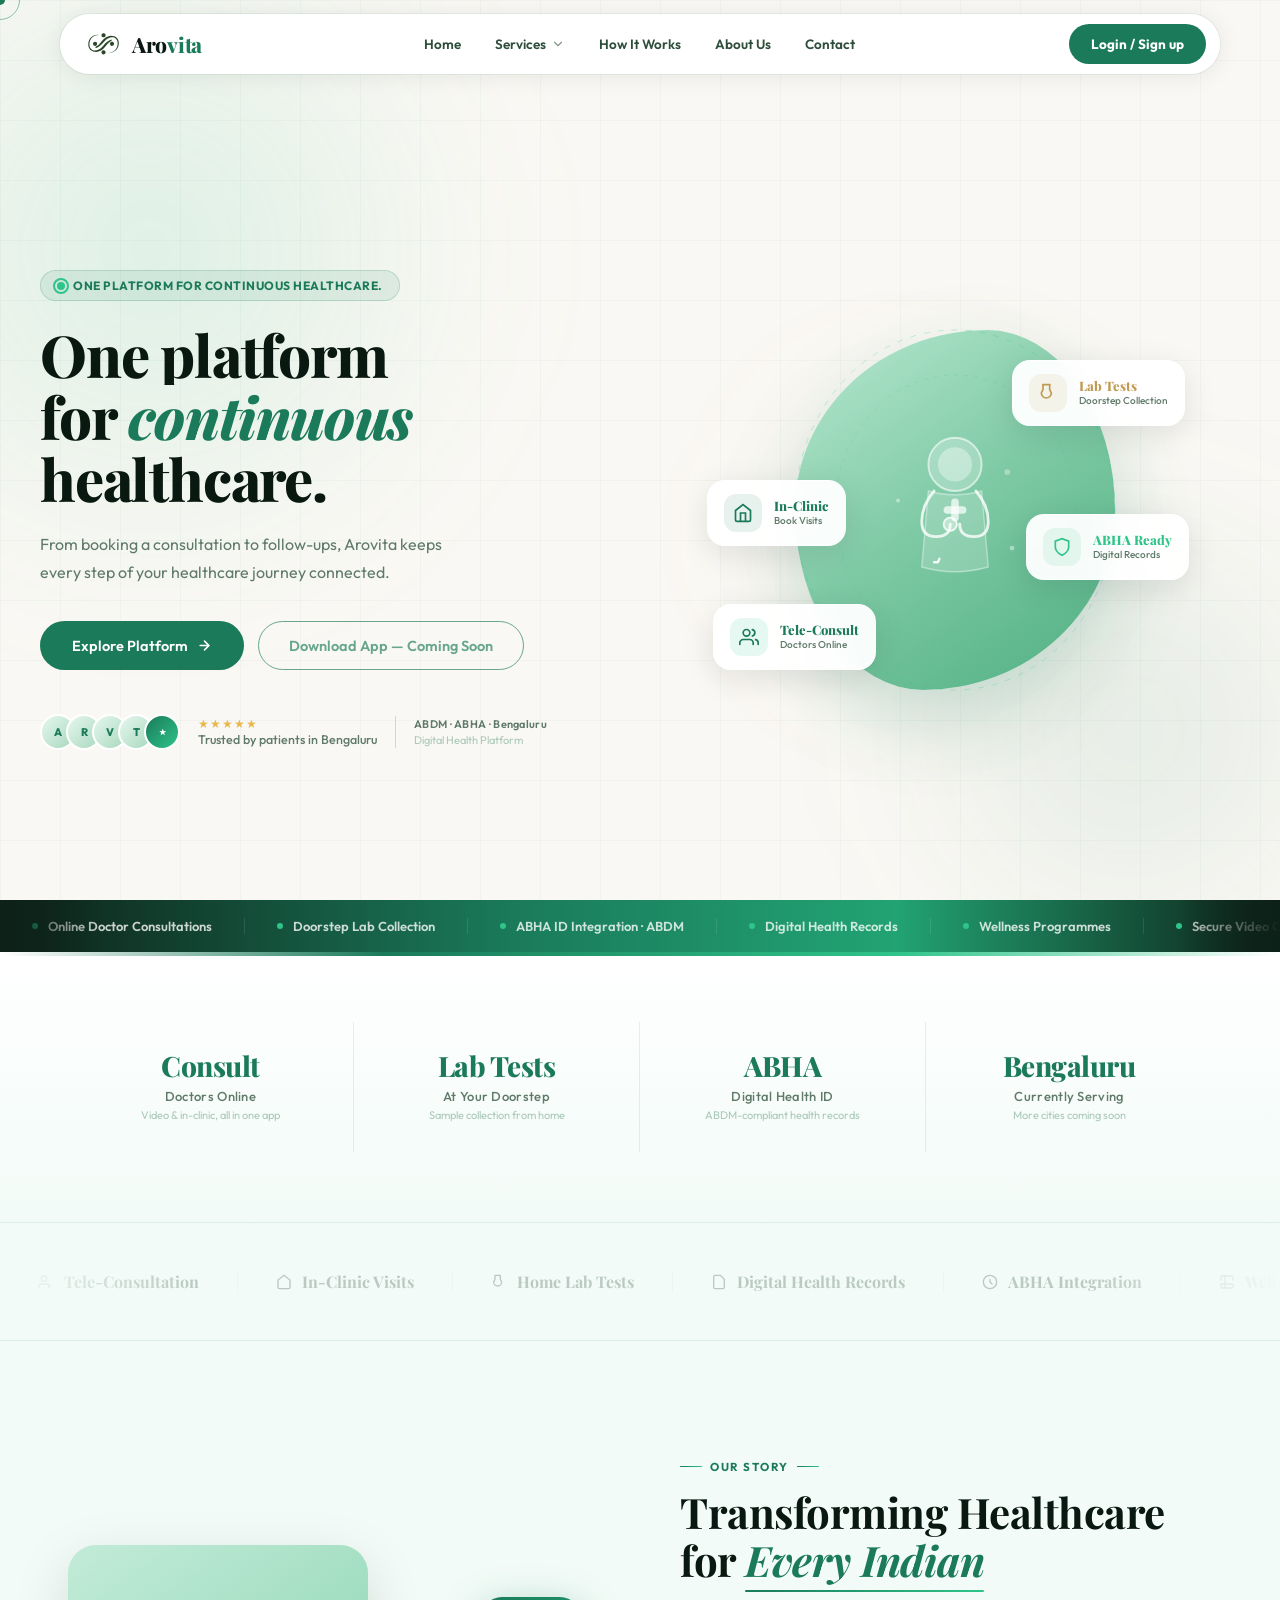
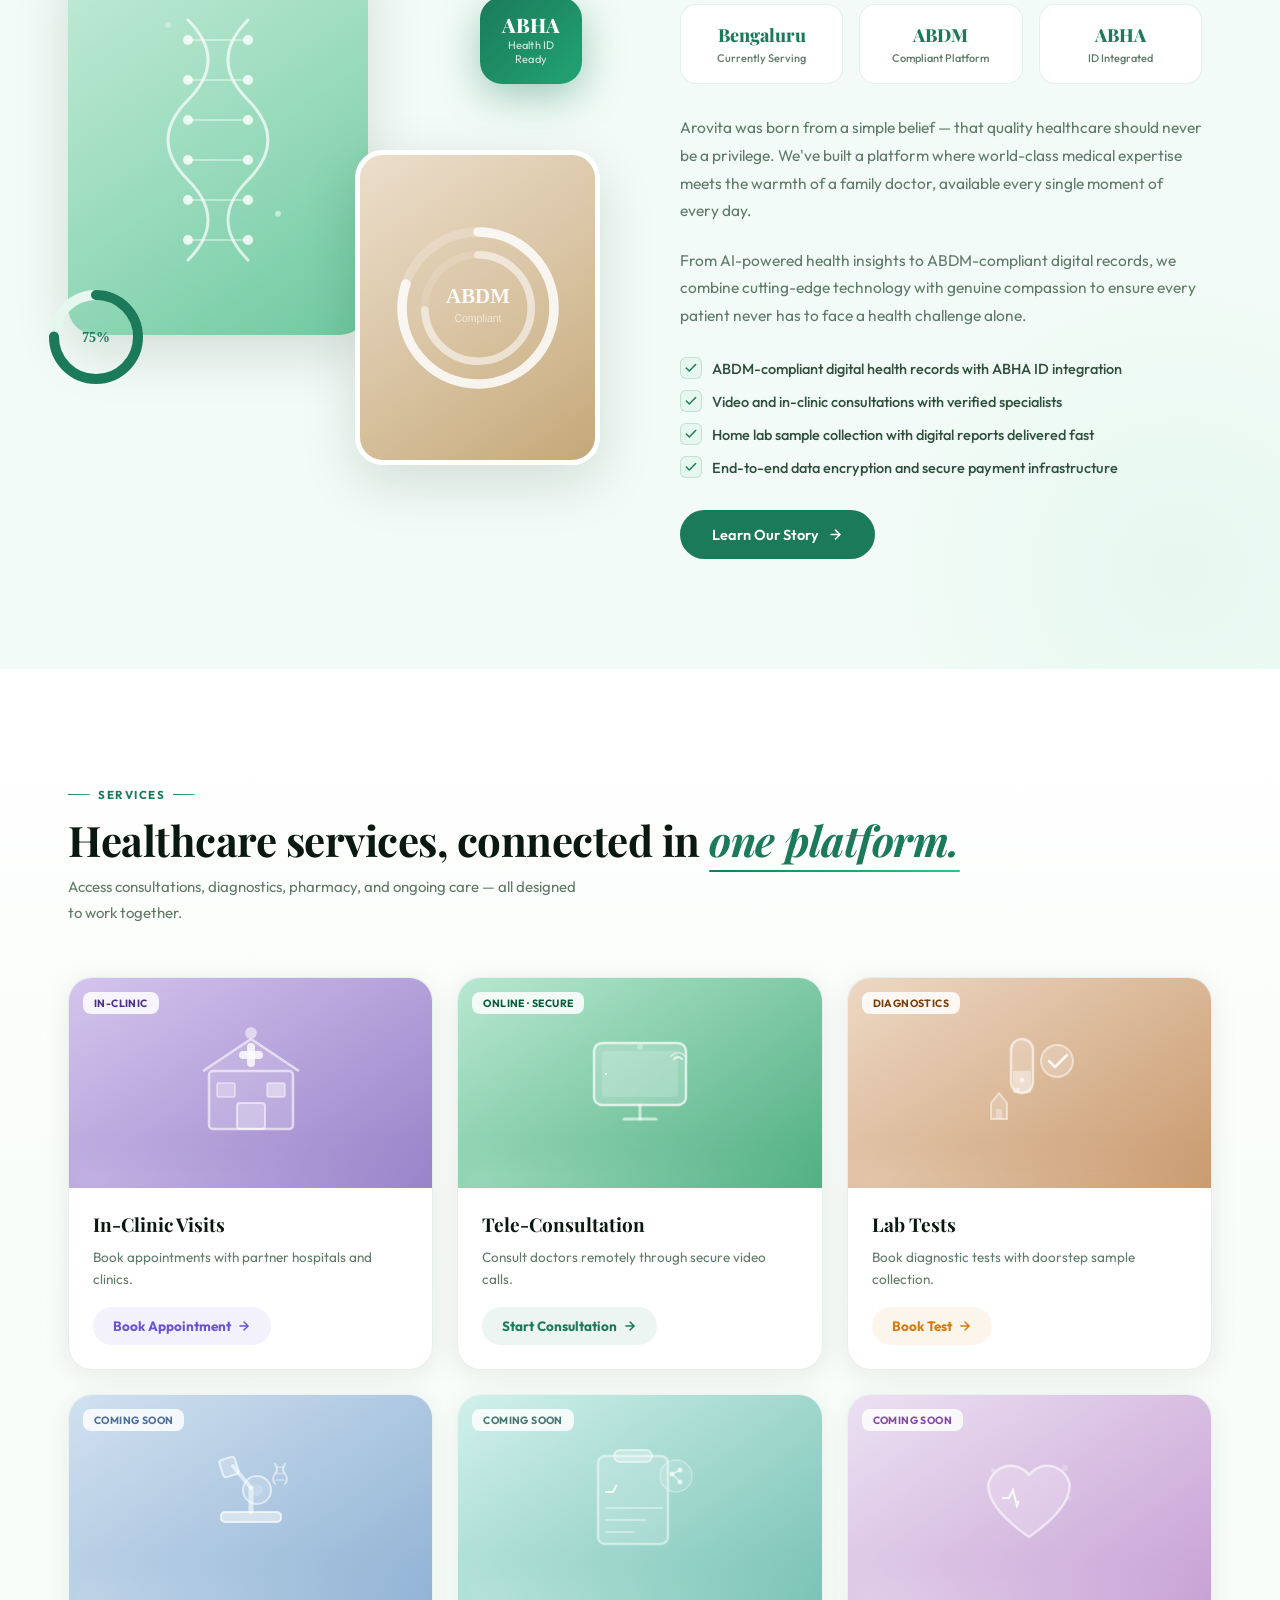
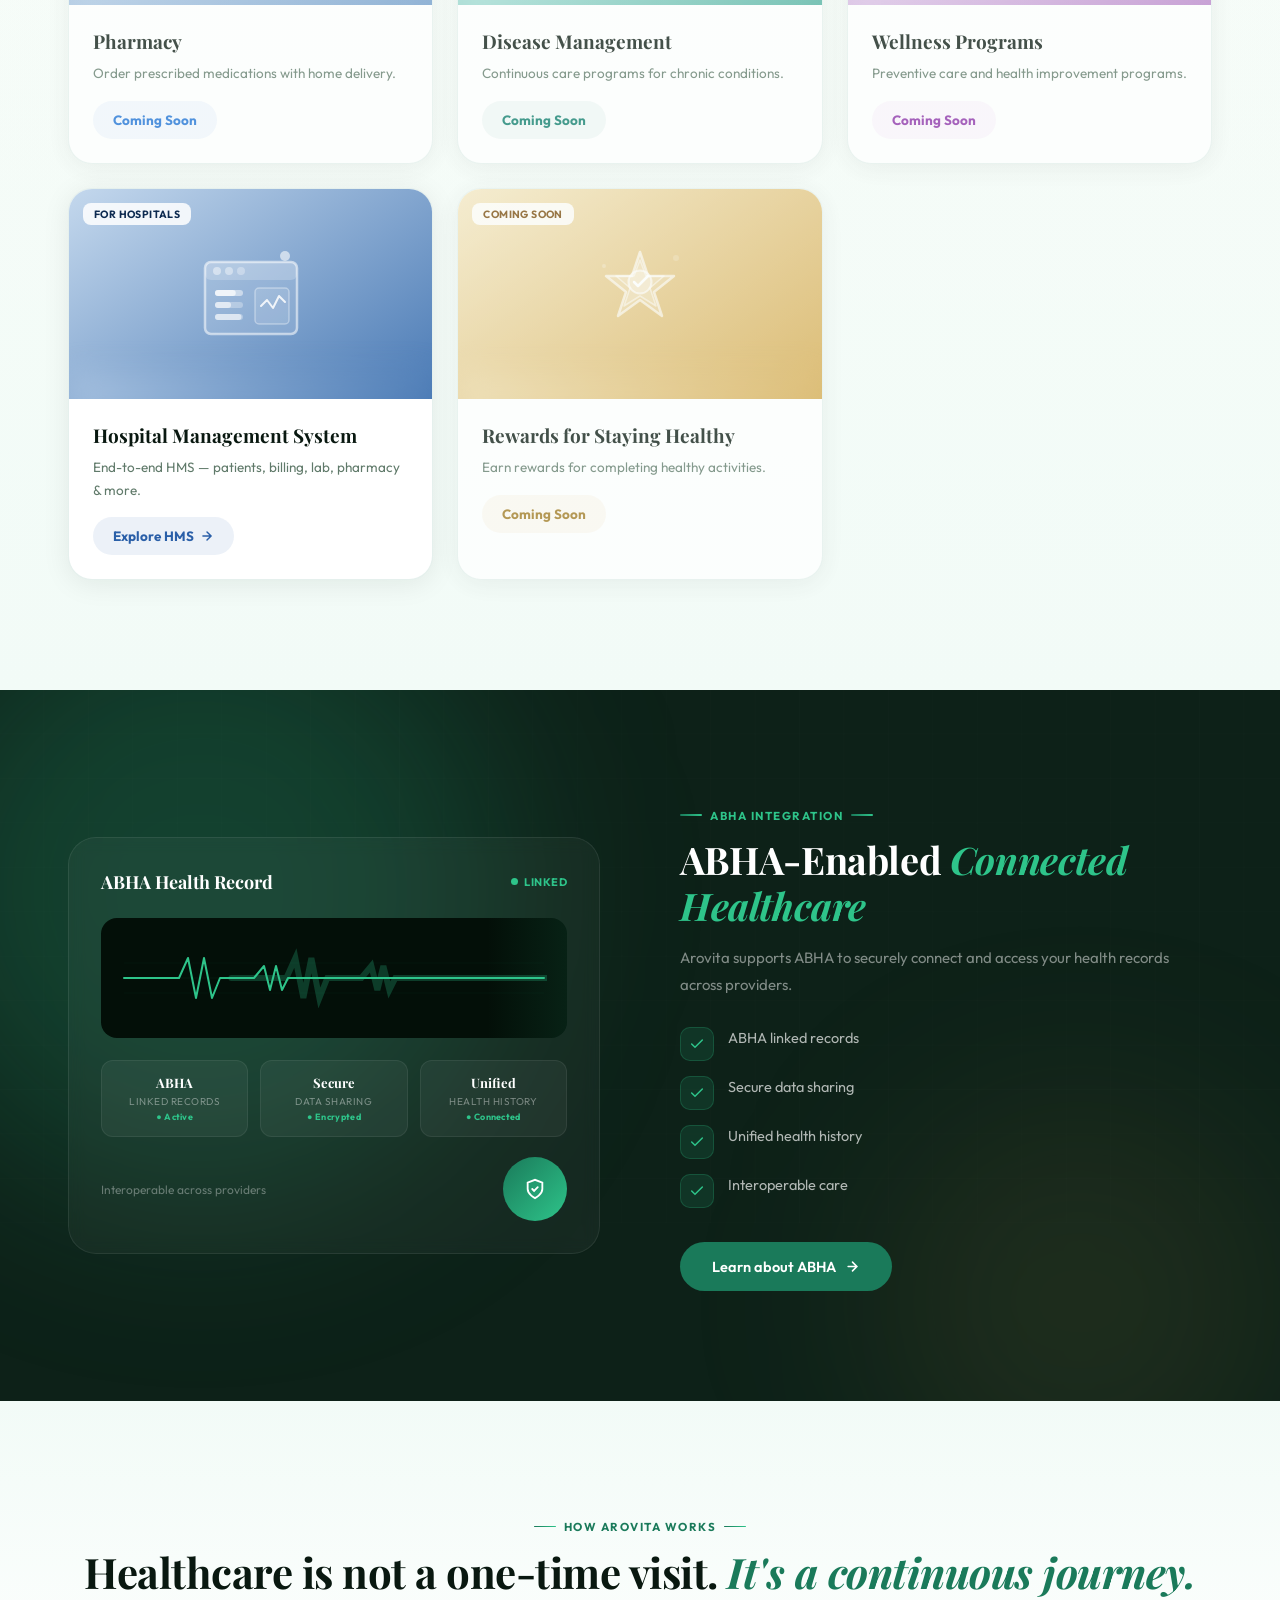
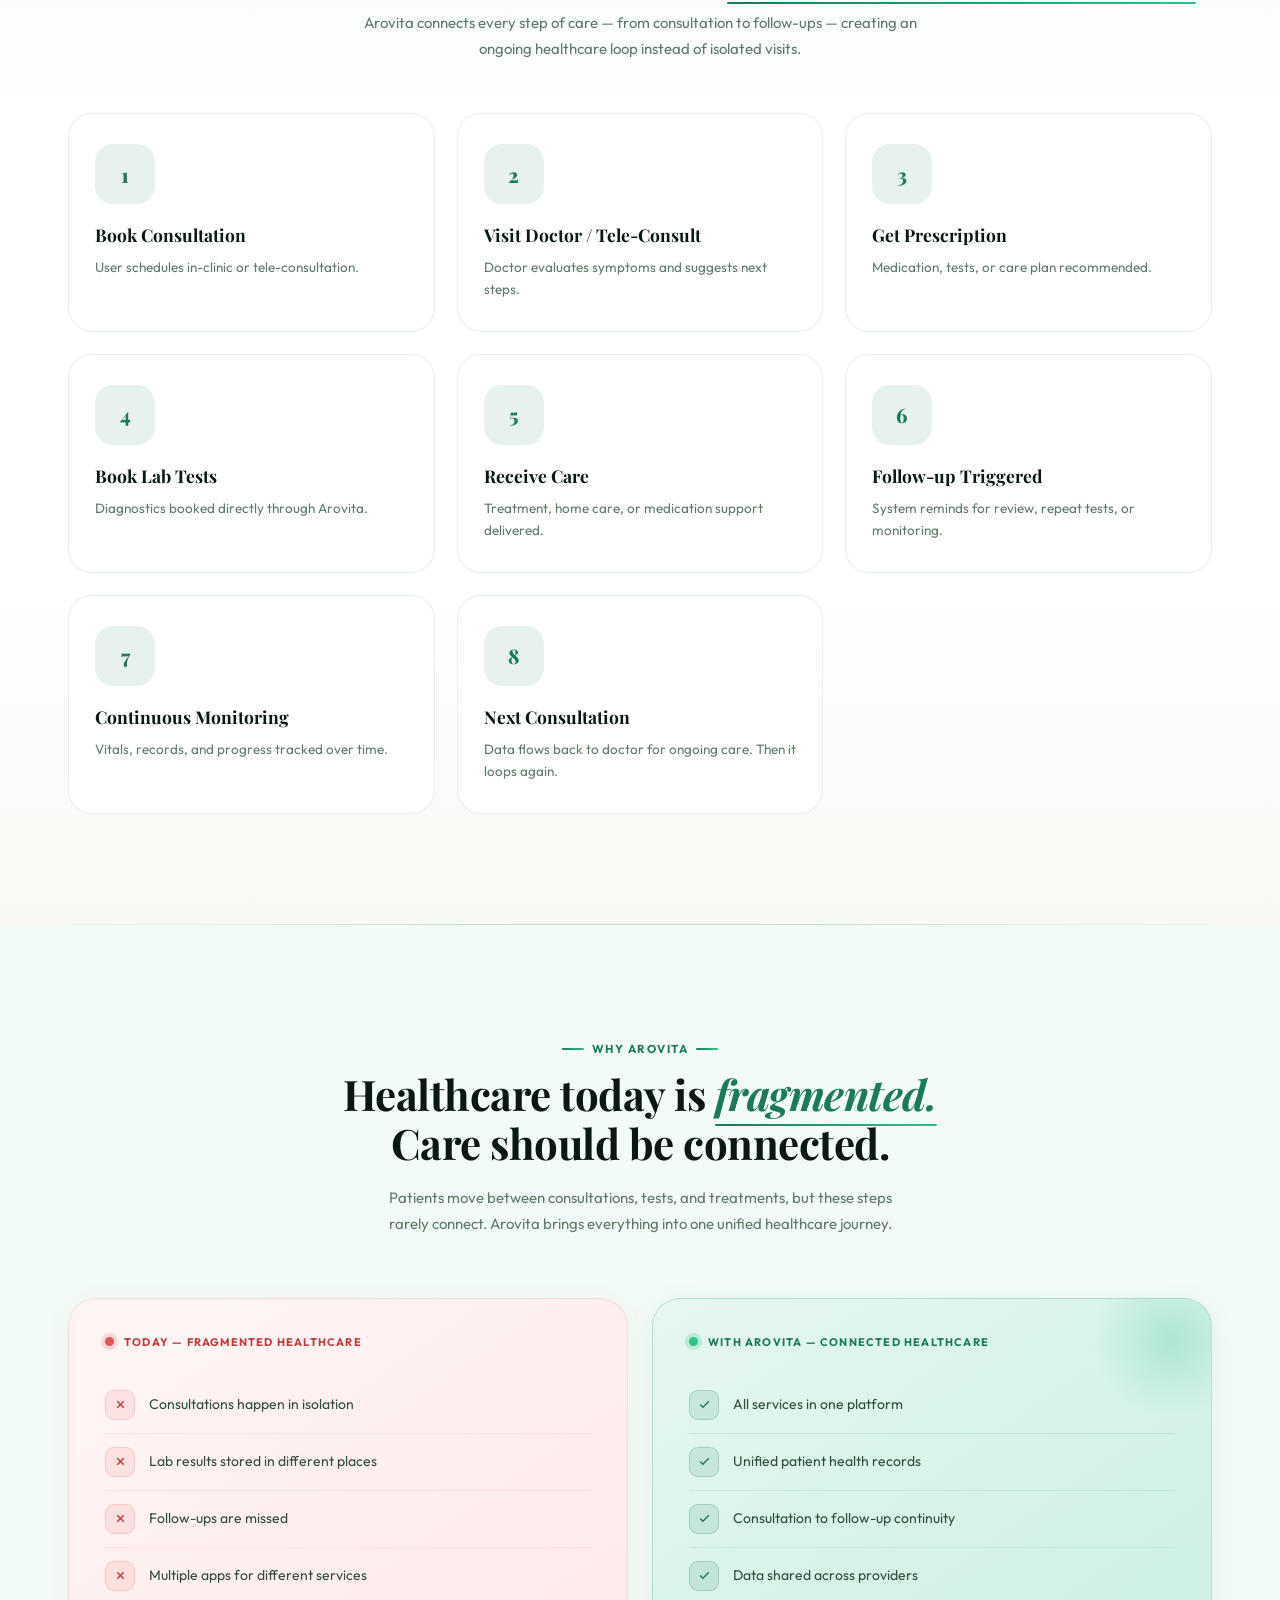
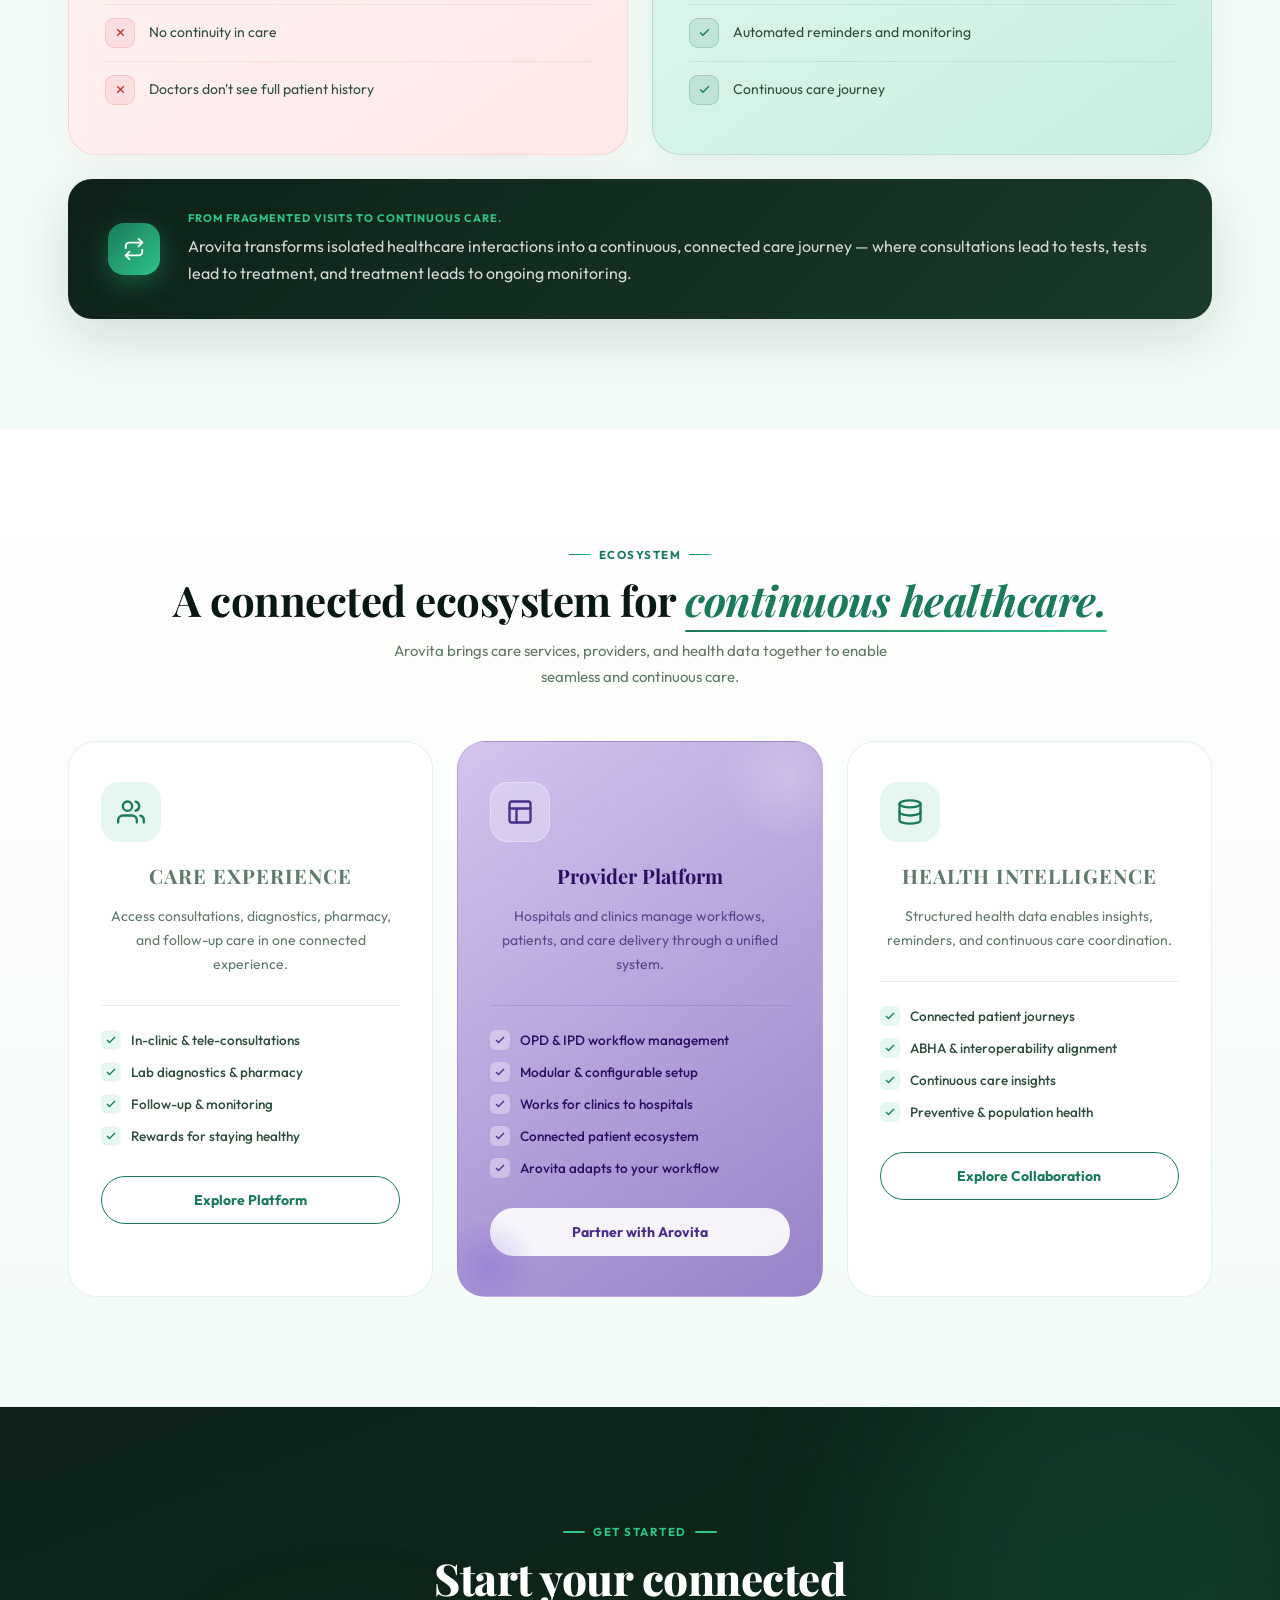
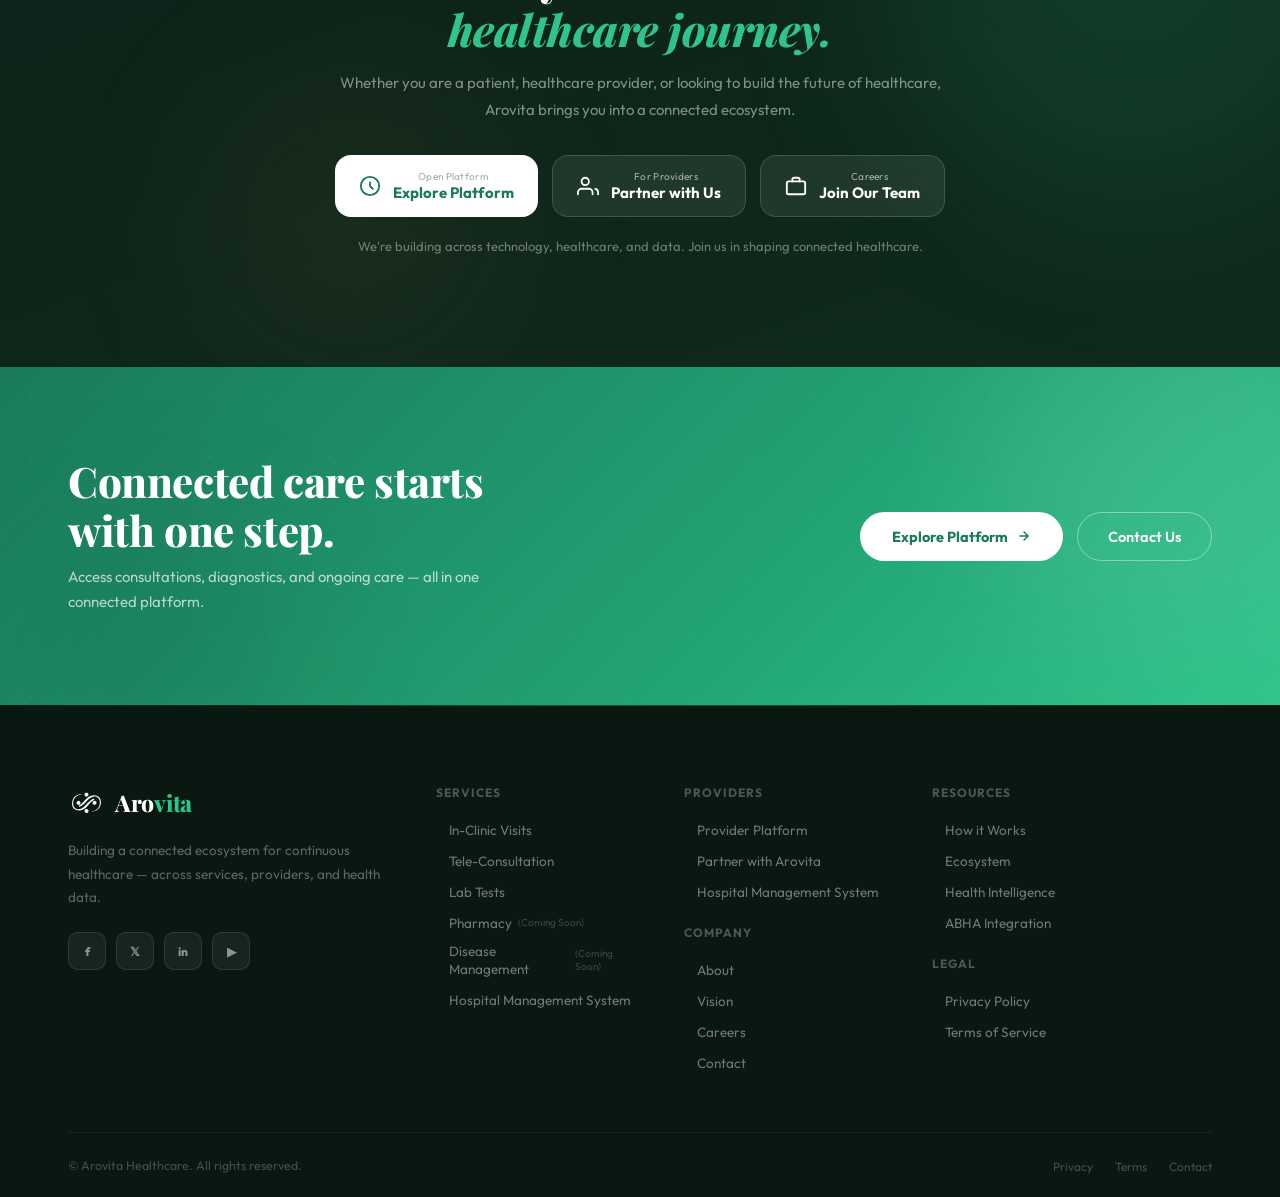
<file: index.html>
<!DOCTYPE html>
<html lang="en">
<head>
<meta charset="UTF-8">
<meta name="viewport" content="width=device-width, initial-scale=1.0">
<title>Arovita — India's Healthcare Platform</title>
<link href="https://fonts.googleapis.com/css2?family=Playfair+Display:ital,wght@0,400;0,700;0,800;1,400;1,700&family=Outfit:wght@300;400;500;600;700;800&display=swap" rel="stylesheet">
<link rel="stylesheet" href="shared.css">
<style>
*,*::before,*::after{box-sizing:border-box;margin:0;padding:0}
:root{
  --g:#1A7A5A;--gm:#22A374;--gl:#2EC48A;--gp:#E6F7F0;--gxp:#F2FBF7;
  --dark:#091810;--dark2:#0D2118;--ink:#162820;--ink2:#2E4D3A;--muted:#607A6A;--hint:#A8C8B8;
  --cream:#FAF8F4;--white:#fff;--gold:#C09A52;--gold2:#E8B84B;
  --border:rgba(26,122,90,0.11);--border2:rgba(26,122,90,0.22);
  --sh:0 4px 28px rgba(9,24,16,0.08);--sh-lg:0 18px 56px rgba(9,24,16,0.13);
  --r:12px;--rl:20px;--rx:26px;
}
html{scroll-behavior:smooth}
body{font-family:'Outfit',sans-serif;background:var(--cream);color:var(--ink);overflow-x:hidden;cursor:none}

/* CUSTOM CURSOR */
.cursor{position:fixed;width:10px;height:10px;background:var(--g);border-radius:50%;pointer-events:none;z-index:9999;transform:translate(-50%,-50%);transition:transform .08s ease,width .25s,height .25s,background .25s}
.cursor-ring{position:fixed;width:40px;height:40px;border:1.5px solid rgba(26,122,90,.45);border-radius:50%;pointer-events:none;z-index:9998;transform:translate(-50%,-50%);transition:transform .18s ease,opacity .2s}
body:has(a:hover) .cursor,.cursor.hovered{width:18px;height:18px;background:var(--gl)}
body:has(a:hover) .cursor-ring,.cursor-ring.hovered{width:60px;height:60px;border-color:var(--gl);opacity:.5}
a,button{cursor:none}

a{text-decoration:none;color:inherit}
::-webkit-scrollbar{width:4px}::-webkit-scrollbar-thumb{background:linear-gradient(var(--gm),var(--gl));border-radius:4px}
.container{max-width:1200px;margin:0 auto;padding:0 28px}

/* SEC LABEL */
.sec-label{display:inline-flex;align-items:center;gap:8px;font-size:11.5px;font-weight:700;color:var(--g);text-transform:uppercase;letter-spacing:1.5px;margin-bottom:14px}
.sec-label::before,.sec-label::after{content:'';width:22px;height:1.5px;background:linear-gradient(90deg,var(--g),var(--gl));border-radius:2px}

.sec-title{font-family:'Playfair Display',serif;font-size:42px;font-weight:700;line-height:1.15;color:var(--dark);letter-spacing:-0.5px}
.sec-title em{font-style:italic;color:var(--g);position:relative}
.sec-title em::after{content:'';position:absolute;bottom:-4px;left:0;right:0;height:2px;background:linear-gradient(90deg,var(--g),var(--gl));border-radius:2px;animation:shimmer-line 3s ease-in-out infinite}
@keyframes shimmer-line{0%,100%{opacity:.4;transform:scaleX(.7)}50%{opacity:1;transform:scaleX(1)}}

/* BUTTONS */
.btn-green{display:inline-flex;align-items:center;gap:9px;background:var(--g);color:#fff;padding:15px 32px;border-radius:50px;font-size:14.5px;font-weight:600;border:none;cursor:none;transition:all .25s;position:relative;overflow:hidden}
.btn-green::before{content:'';position:absolute;inset:0;background:linear-gradient(135deg,transparent 30%,rgba(255,255,255,.12) 50%,transparent 70%);transform:translateX(-100%);transition:transform .5s}
.btn-green:hover::before{transform:translateX(100%)}
.btn-green:hover{background:var(--gm);transform:translateY(-2px);box-shadow:0 12px 32px rgba(26,122,90,.42)}
.btn-outline{display:inline-flex;align-items:center;gap:8px;background:transparent;color:var(--g);border:1.5px solid var(--g);padding:14px 30px;border-radius:50px;font-size:14.5px;font-weight:600;cursor:none;transition:all .25s}
.btn-outline:hover{background:var(--gp);transform:translateY(-2px)}

/* FADE-UP */
.fu{opacity:0;transform:translateY(32px);transition:opacity .7s cubic-bezier(.16,1,.3,1),transform .7s cubic-bezier(.16,1,.3,1)}
.fu.vis{opacity:1;transform:none}
.fu.d1{transition-delay:.08s}.fu.d2{transition-delay:.17s}.fu.d3{transition-delay:.26s}.fu.d4{transition-delay:.35s}.fu.d5{transition-delay:.44s}

/* SLIDE-IN */
.sl-left{opacity:0;transform:translateX(-40px);transition:opacity .8s cubic-bezier(.16,1,.3,1),transform .8s cubic-bezier(.16,1,.3,1)}
.sl-left.vis{opacity:1;transform:none}
.sl-right{opacity:0;transform:translateX(40px);transition:opacity .8s cubic-bezier(.16,1,.3,1),transform .8s cubic-bezier(.16,1,.3,1)}
.sl-right.vis{opacity:1;transform:none}

/* ===================== NAVBAR ===================== */
.navbar{position:fixed;top:0;left:0;right:0;z-index:1000;padding:14px 24px;transition:all .35s}
.nav-pill{display:flex;align-items:center;justify-content:space-between;height:60px;padding:0 10px 0 16px;max-width:1160px;margin:0 auto;background:rgba(255,255,255,.96);backdrop-filter:blur(20px);-webkit-backdrop-filter:blur(20px);border-radius:100px;box-shadow:0 2px 24px rgba(9,24,16,.08),0 0 0 1px rgba(26,122,90,.08);transition:all .35s}
.navbar.sc .nav-pill{box-shadow:0 4px 32px rgba(9,24,16,.12),0 0 0 1.5px rgba(26,122,90,.14)}
.nav-logo{display:flex;align-items:center;gap:10px;padding:0 8px}
.logo-svg-wrap{width:38px;height:38px;display:flex;align-items:center;justify-content:center;flex-shrink:0}
.logo-svg-wrap img{width:100%;height:100%;object-fit:contain}
.nav-brand{font-family:'Playfair Display',serif;font-size:21px;font-weight:800;color:var(--dark);letter-spacing:-.3px}
.nav-brand span{color:var(--g)}
.nav-links{display:flex;align-items:center;gap:2px}
.nav-a{font-size:13.5px;font-weight:600;color:var(--ink2);transition:all .22s;padding:8px 16px;border-radius:50px;display:inline-flex;align-items:center;gap:5px;white-space:nowrap}
.nav-a svg{width:14px;height:14px;stroke:currentColor;fill:none;stroke-width:2;stroke-linecap:round;flex-shrink:0;opacity:.6;transition:opacity .22s}
.nav-a:hover svg{opacity:1}
.nav-a:hover{color:var(--g);background:var(--gxp)}
.nav-a.active{color:var(--g);font-weight:700}
.nav-right{display:flex;align-items:center;gap:8px;padding-right:4px}
.nav-cta-btn{display:inline-flex;align-items:center;gap:8px;background:var(--g);color:#fff;padding:11px 22px;border-radius:50px;font-size:13.5px;font-weight:700;border:none;cursor:none;transition:all .25s;white-space:nowrap}
.nav-cta-btn:hover{background:var(--gm);box-shadow:0 8px 24px rgba(26,122,90,.35);transform:translateY(-1px)}

/* HAMBURGER */
.hamburger{display:none;flex-direction:column;justify-content:center;align-items:center;width:40px;height:40px;background:var(--gxp);border:1px solid var(--border2);border-radius:50%;padding:0;cursor:none;z-index:1002;position:relative;flex-shrink:0}
.hamburger span{display:block;width:18px;height:2px;background:var(--g);border-radius:2px;transition:all .3s cubic-bezier(.16,1,.3,1)}
.hamburger span:nth-child(1){margin-bottom:5px}
.hamburger span:nth-child(3){margin-top:5px}
.hamburger.active span:nth-child(1){transform:rotate(45deg) translate(4.9px,4.9px)}
.hamburger.active span:nth-child(2){opacity:0;transform:scaleX(0)}
.hamburger.active span:nth-child(3){transform:rotate(-45deg) translate(4.9px,-4.9px)}

/* MOBILE MENU OVERLAY */
.mobile-menu{position:fixed;inset:0;z-index:1001;visibility:hidden;opacity:0;transition:visibility .4s,opacity .4s}
.mobile-menu.open{visibility:visible;opacity:1}
.mobile-menu-backdrop{position:absolute;inset:0;background:rgba(9,24,16,.5);backdrop-filter:blur(8px);-webkit-backdrop-filter:blur(8px)}
.mobile-menu-panel{position:absolute;top:0;right:0;width:min(320px,88vw);height:100%;background:var(--cream);transform:translateX(100%);transition:transform .4s cubic-bezier(.16,1,.3,1);overflow-y:auto;padding:88px 24px 40px;display:flex;flex-direction:column;gap:6px;box-shadow:-20px 0 60px rgba(9,24,16,.15)}
.mobile-menu.open .mobile-menu-panel{transform:translateX(0)}
.mm-label{font-size:10px;font-weight:700;text-transform:uppercase;letter-spacing:1.2px;color:var(--hint);padding:8px 12px 4px;margin-top:6px}
.mm-link{display:flex;align-items:center;gap:12px;padding:13px 14px;font-size:15px;font-weight:600;color:var(--ink2);border-radius:14px;transition:all .22s}
.mm-link:hover,.mm-link:active{background:var(--gp);color:var(--g)}
.mm-link svg{width:19px;height:19px;stroke:currentColor;fill:none;stroke-width:2;stroke-linecap:round;flex-shrink:0}
.mm-link .mm-badge{margin-left:auto;font-size:10px;font-weight:700;color:var(--gold);background:rgba(192,154,82,.12);padding:3px 8px;border-radius:20px}
.mm-sep{height:1px;background:var(--border);margin:8px 0}
.mm-cta{display:flex;flex-direction:column;gap:10px;margin-top:auto;padding-top:20px}
.mm-cta .btn-green,.mm-cta .btn-outline{justify-content:center;width:100%}

/* ===================== HERO ===================== */
.hero{min-height:100vh;position:relative;overflow:hidden;display:flex;align-items:center;padding-top:100px;background:var(--cream)}

.hero-mesh{position:absolute;inset:0;z-index:0}
.mesh-orb{position:absolute;border-radius:50%;filter:blur(80px);animation:morph-orb ease-in-out infinite}
.mo1{width:700px;height:700px;background:radial-gradient(circle,rgba(46,196,138,.16),transparent 70%);top:-100px;left:-200px;animation-duration:14s}
.mo2{width:500px;height:500px;background:radial-gradient(circle,rgba(26,122,90,.12),transparent 70%);bottom:-80px;right:-100px;animation-duration:18s;animation-delay:-7s}
.mo3{width:350px;height:350px;background:radial-gradient(circle,rgba(192,154,82,.08),transparent 70%);top:40%;right:15%;animation-duration:10s;animation-delay:-3s}
@keyframes morph-orb{0%,100%{transform:scale(1) translate(0,0)}33%{transform:scale(1.15) translate(30px,-30px)}66%{transform:scale(.9) translate(-20px,20px)}}

.hero-grid{position:absolute;inset:0;z-index:0;background-image:linear-gradient(rgba(26,122,90,.04) 1px,transparent 1px),linear-gradient(90deg,rgba(26,122,90,.04) 1px,transparent 1px);background-size:60px 60px}

.hero-inner{display:grid;grid-template-columns:1fr 1fr;gap:60px;align-items:center;position:relative;z-index:2;padding:80px 0 60px;width:100%}

.hero-tag{display:inline-flex;align-items:center;gap:8px;background:rgba(26,122,90,.09);border:1px solid rgba(26,122,90,.18);border-radius:30px;padding:7px 16px;font-size:12px;font-weight:700;color:var(--g);letter-spacing:.5px;text-transform:uppercase;margin-bottom:22px;animation:tag-appear .8s cubic-bezier(.16,1,.3,1) both}
@keyframes tag-appear{from{opacity:0;transform:translateY(-16px)}to{opacity:1;transform:none}}
.htag-live{width:8px;height:8px;background:var(--gl);border-radius:50%;position:relative}
.htag-live::after{content:'';position:absolute;inset:-4px;border-radius:50%;border:2px solid var(--gl);animation:live-pulse 1.8s ease-in-out infinite}
@keyframes live-pulse{0%,100%{transform:scale(1);opacity:.8}50%{transform:scale(1.7);opacity:0}}

.hero-h{font-family:'Playfair Display',serif;font-size:58px;font-weight:800;line-height:1.07;letter-spacing:-1.2px;color:var(--dark);margin-bottom:22px}
.hero-h em{font-style:italic;color:var(--g)}
.hero-h .line{overflow:hidden;display:block}
.hero-h .word{display:inline-block;animation:word-reveal .9s cubic-bezier(.16,1,.3,1) both}
.hero-h .word:nth-child(1){animation-delay:.1s}
.hero-h .word:nth-child(2){animation-delay:.18s}
.hero-h .word:nth-child(3){animation-delay:.26s}
.hero-h .word:nth-child(4){animation-delay:.34s}
.hero-h .word:nth-child(5){animation-delay:.42s}
.hero-h .word:nth-child(6){animation-delay:.5s}
@keyframes word-reveal{from{transform:translateY(110%) rotate(3deg);opacity:0}to{transform:none;opacity:1}}

.hero-p{font-size:16px;color:var(--muted);line-height:1.74;margin-bottom:34px;max-width:430px;animation:fade-in .9s .55s both}
@keyframes fade-in{from{opacity:0;transform:translateY(12px)}to{opacity:1;transform:none}}

.hero-btns{display:flex;gap:14px;flex-wrap:wrap;margin-bottom:44px;animation:fade-in .9s .65s both}

/* Trust strip */
.hero-trust{display:flex;align-items:center;gap:18px;animation:fade-in .9s .75s both}
.trust-avs{display:flex}
.trust-av{width:36px;height:36px;border-radius:50%;border:2.5px solid white;background:linear-gradient(135deg,var(--gp),#A8D8BC);display:flex;align-items:center;justify-content:center;font-size:11px;font-weight:800;color:var(--g);margin-left:-10px;flex-shrink:0}
.trust-av:first-child{margin-left:0}
.trust-stars{color:var(--gold2);font-size:12px;letter-spacing:1px}
.trust-text{font-size:12.5px;color:var(--muted);font-weight:500}
.trust-sep{width:1px;height:32px;background:var(--border2)}

/* Mobile hero stats — hidden on desktop */
.hero-mobile-stats{display:none}

/* HERO RIGHT */
.hero-right{position:relative;display:flex;justify-content:center;align-items:center;animation:fade-in .9s .3s both}
.hero-orb-wrap{position:relative;width:380px;height:460px;max-width:100%;display:flex;align-items:center;justify-content:center}
.hero-orb-wrap .orbit{display:none}
.hero-orb-wrap svg[width="380"][height="460"]{display:none}
.hero-orb-bg{position:absolute;width:320px;height:360px;background:linear-gradient(145deg,#B8E8D0 0%,#7DC9A4 50%,#4FAF82 100%);border-radius:60% 40% 60% 40% / 50% 50% 50% 50%;animation:blob-morph 8s ease-in-out infinite;box-shadow:0 30px 80px rgba(26,122,90,.22)}
@keyframes blob-morph{
  0%{border-radius:60% 40% 60% 40% / 50% 50% 50% 50%}
  25%{border-radius:50% 50% 40% 60% / 60% 40% 60% 40%}
  50%{border-radius:40% 60% 55% 45% / 45% 55% 45% 55%}
  75%{border-radius:55% 45% 50% 50% / 50% 60% 40% 50%}
  100%{border-radius:60% 40% 60% 40% / 50% 50% 50% 50%}
}

.hero-rings{position:absolute;inset:0;pointer-events:none}
.hfc{position:absolute;background:rgba(255,255,255,.95);backdrop-filter:blur(12px);border-radius:18px;box-shadow:0 8px 32px rgba(9,24,16,.1);padding:13px 16px;display:flex;align-items:center;gap:12px;border:1px solid rgba(255,255,255,.8)}
.hfc1{bottom:70px;left:-52px;animation:float-a 3.4s ease-in-out infinite}
.hfc2{top:80px;right:-40px;animation:float-b 4.2s ease-in-out .8s infinite}
.hfc3{top:200px;left:-58px;animation:float-a 5s ease-in-out 1.5s infinite}
.hfc4{bottom:160px;right:-44px;animation:float-b 3.8s ease-in-out .4s infinite}
@keyframes float-a{0%,100%{transform:translateY(0) rotate(-1deg)}50%{transform:translateY(-12px) rotate(1deg)}}
@keyframes float-b{0%,100%{transform:translateY(0) rotate(1deg)}50%{transform:translateY(-9px) rotate(-1deg)}}

.hfc-ic{width:38px;height:38px;border-radius:12px;display:flex;align-items:center;justify-content:center;flex-shrink:0}
.hfc-num{font-family:'Playfair Display',serif;font-size:19px;font-weight:800;color:var(--dark);line-height:1}
.hfc-lbl{font-size:10px;color:var(--muted);margin-top:2px;white-space:nowrap;font-weight:500}

.hero-figure{position:relative;z-index:2;width:200px;height:200px}
.orbit{position:absolute;inset:0;animation:orbit-spin linear infinite}
.orbit1{animation-duration:12s}
.orbit2{animation-duration:18s;animation-direction:reverse}
@keyframes orbit-spin{from{transform:rotate(0deg)}to{transform:rotate(360deg)}}
.orbit-dot{position:absolute;width:10px;height:10px;background:var(--gl);border-radius:50%;top:0;left:50%;transform:translate(-50%,-50%);box-shadow:0 0 8px var(--gl)}
.orbit-dot2{background:var(--gold);box-shadow:0 0 8px var(--gold)}

/* ===================== TICKER ===================== */
.ticker{padding:18px 0;background:linear-gradient(90deg,var(--dark2),var(--g) 40%,var(--gm) 70%,var(--dark2));overflow:hidden;position:relative}
.ticker::before,.ticker::after{content:'';position:absolute;top:0;bottom:0;width:100px;z-index:2}
.ticker::before{left:0;background:linear-gradient(90deg,var(--dark2),transparent)}
.ticker::after{right:0;background:linear-gradient(-90deg,var(--dark2),transparent)}
.ticker-track{display:flex;animation:tick 32s linear infinite;width:max-content}
.t-item{display:flex;align-items:center;gap:10px;padding:0 32px;font-size:13px;font-weight:600;color:rgba(255,255,255,.78);white-space:nowrap;border-right:1px solid rgba(255,255,255,.1)}
.t-sep{width:6px;height:6px;background:var(--gl);border-radius:50%;flex-shrink:0}
@keyframes tick{from{transform:translateX(0)}to{transform:translateX(-50%)}}

/* ===================== STATS STRIP ===================== */
.stats-strip{padding:70px 0;background:linear-gradient(180deg,#fff 0%,var(--gxp) 100%);position:relative;overflow:hidden}
.stats-strip::before{content:'';position:absolute;top:0;left:0;right:0;height:4px;background:linear-gradient(90deg,transparent,var(--g) 30%,var(--gl) 70%,transparent)}
.stats-grid{display:grid;grid-template-columns:repeat(4,1fr);gap:0}
.stat-item{text-align:center;padding:30px 20px;border-right:1px solid var(--border);position:relative;overflow:hidden}
.stat-item:last-child{border-right:none}
.stat-item::before{content:'';position:absolute;inset:0;background:radial-gradient(circle at 50% 0%,rgba(46,196,138,.06),transparent 60%);opacity:0;transition:opacity .3s}
.stat-item:hover::before{opacity:1}
.stat-num{font-family:'Playfair Display',serif;font-size:52px;font-weight:800;color:var(--g);line-height:1;display:block}
.stat-num sup{font-size:24px;vertical-align:top;margin-top:8px;display:inline-block}
.stat-num sub{font-size:22px;vertical-align:bottom}
.stat-lbl{font-size:13px;color:var(--muted);margin-top:8px;font-weight:500;letter-spacing:.3px}
.stat-desc{font-size:11px;color:var(--hint);margin-top:4px}

/* ===================== ABOUT ===================== */
.about{padding:110px 0;background:var(--gxp);position:relative;overflow:hidden}
.about::after{content:'';position:absolute;right:-200px;bottom:-200px;width:600px;height:600px;border-radius:50%;background:radial-gradient(circle,rgba(46,196,138,.06),transparent 70%);pointer-events:none}

.about-in{display:grid;grid-template-columns:1fr 1fr;gap:80px;align-items:center}

.about-imgs{position:relative;height:520px}
.ab-card{position:absolute;border-radius:28px;overflow:hidden;box-shadow:var(--sh-lg);display:flex;align-items:center;justify-content:center}
.ab-card-inner{width:100%;height:100%;display:flex;align-items:center;justify-content:center;position:relative;overflow:hidden}
.ab-card-inner::after{content:'';position:absolute;inset:0;background:linear-gradient(145deg,rgba(255,255,255,.15),transparent)}

.abc1{width:300px;height:390px;left:0;top:0;background:linear-gradient(145deg,#B8E8D0,#6EC9A0);animation:flt-a 5s ease-in-out infinite}
.abc2{width:245px;height:315px;right:0;bottom:0;background:linear-gradient(145deg,#E8D8C2,#C5A878);border:5px solid white;animation:flt-b 4.5s ease-in-out 1s infinite}

@keyframes flt-a{0%,100%{transform:translateY(0) rotate(-1.5deg)}50%{transform:translateY(-10px) rotate(-0.5deg)}}
@keyframes flt-b{0%,100%{transform:translateY(0) rotate(1.5deg)}50%{transform:translateY(-8px) rotate(0.5deg)}}

.ab-badge{position:absolute;right:18px;top:52px;background:linear-gradient(135deg,var(--g),var(--gm));border-radius:22px;padding:18px 22px;color:white;text-align:center;box-shadow:0 12px 40px rgba(26,122,90,.38);animation:flt-b 4s ease-in-out .5s infinite;z-index:3}
.ab-badge-num{font-family:'Playfair Display',serif;font-size:34px;font-weight:800;line-height:1}
.ab-badge-lbl{font-size:11px;opacity:.82;margin-top:3px;letter-spacing:.2px}
.ab-ring{position:absolute;left:-20px;bottom:80px;width:96px;height:96px;z-index:3}

.about-text{padding-right:10px}
.about-stats{display:grid;grid-template-columns:repeat(3,1fr);gap:16px;margin-bottom:30px}
.as2{background:white;border-radius:16px;padding:18px 14px;text-align:center;border:1px solid var(--border);transition:all .25s}
.as2:hover{transform:translateY(-4px);box-shadow:var(--sh);border-color:var(--border2)}
.as2-num{font-family:'Playfair Display',serif;font-size:26px;font-weight:800;color:var(--g)}
.as2-lbl{font-size:11px;color:var(--muted);margin-top:4px;font-weight:500}
.about-desc{font-size:15.5px;color:var(--muted);line-height:1.78;margin-bottom:22px}
.check-list{list-style:none;display:flex;flex-direction:column;gap:11px;margin-bottom:32px}
.check-list li{display:flex;align-items:center;gap:10px;font-size:14.5px;font-weight:500;color:var(--ink2)}
.check-ic{width:22px;height:22px;background:var(--gp);border-radius:6px;display:flex;align-items:center;justify-content:center;flex-shrink:0;border:1px solid rgba(26,122,90,.18)}

/* ===================== SERVICES ===================== */
.services{padding:110px 0;background:linear-gradient(180deg,#fff 0%,#FAFDF9 40%,var(--gxp) 100%);position:relative}
.services::before{content:'';position:absolute;inset:0;background:linear-gradient(180deg,transparent 0%,rgba(242,251,247,.5) 100%)}
.svc-header{display:flex;align-items:flex-end;justify-content:space-between;margin-bottom:52px}
.svc-tabs{display:flex;gap:8px;background:var(--gxp);border-radius:50px;padding:5px}
.svc-tab{padding:9px 22px;border-radius:50px;font-size:13px;font-weight:600;color:var(--muted);cursor:none;transition:all .25s}
.svc-tab.on{background:var(--g);color:white;box-shadow:0 4px 16px rgba(26,122,90,.3)}

.svc-grid{display:grid;grid-template-columns:repeat(3,1fr);gap:24px}
.svc-card2{background:white;border-radius:24px;overflow:hidden;border:1px solid var(--border);transition:all .3s;cursor:none;position:relative;box-shadow:var(--sh)}
.svc-card2:hover{transform:translateY(-8px);box-shadow:0 24px 60px rgba(9,24,16,.12);border-color:var(--border2)}
.svc-img2{height:210px;display:flex;align-items:center;justify-content:center;position:relative;overflow:hidden}
.svc-img2 .svc-animated-svg{width:120px;height:120px;position:relative;z-index:1}
.svc-img2::after{content:'';position:absolute;bottom:0;left:0;right:0;height:50px;background:inherit;filter:blur(15px);transform:translateY(50%);opacity:.5}
.svc-tag2{position:absolute;top:14px;left:14px;border-radius:8px;padding:4px 11px;font-size:10.5px;font-weight:700;text-transform:uppercase;letter-spacing:.4px;z-index:2}
.svc-body2{padding:24px}
.svc-title2{font-family:'Playfair Display',serif;font-size:19px;font-weight:700;color:var(--dark);margin-bottom:9px;line-height:1.3}
.svc-desc2{font-size:13.5px;color:var(--muted);line-height:1.65;margin-bottom:16px}
.svc-link2{display:inline-flex;align-items:center;gap:6px;font-size:13.5px;font-weight:700;padding:10px 20px;border-radius:50px;transition:all .22s}
.svc-card2:hover .svc-link2{gap:10px}
.svc-link2 .arr{transition:transform .22s}
.svc-card2:hover .svc-link2 .arr{transform:translateX(4px)}

/* ===================== MISSION ===================== */
.mission{padding:110px 0;background:var(--dark2);position:relative;overflow:hidden}
.mission-bg-svg{position:absolute;inset:0;pointer-events:none;opacity:.04}
.mission-orb{position:absolute;border-radius:50%;filter:blur(100px);pointer-events:none}
.morb1{width:600px;height:600px;background:rgba(46,196,138,.2);top:-100px;left:-100px;animation:morph-orb 16s ease-in-out infinite}
.morb2{width:400px;height:400px;background:rgba(192,154,82,.1);bottom:-100px;right:0;animation:morph-orb 12s ease-in-out 5s infinite}

.mission-in{display:grid;grid-template-columns:1fr 1fr;gap:80px;align-items:center;position:relative;z-index:1}

.ecg-display{border-radius:28px;overflow:hidden;background:rgba(255,255,255,.04);border:1px solid rgba(255,255,255,.08);padding:32px;backdrop-filter:blur(8px)}
.ecg-header{display:flex;align-items:center;justify-content:space-between;margin-bottom:24px}
.ecg-brand{font-family:'Playfair Display',serif;font-size:18px;color:white;font-weight:700}
.ecg-live{display:flex;align-items:center;gap:6px;font-size:11px;color:var(--gl);font-weight:700;letter-spacing:.5px}
.ecg-live-dot{width:7px;height:7px;background:var(--gl);border-radius:50%;animation:live-pulse 1.5s ease-in-out infinite}
.ecg-screen{background:#030F08;border-radius:16px;padding:20px;margin-bottom:22px;height:120px;display:flex;align-items:center;position:relative;overflow:hidden}
.ecg-line-svg{width:100%;height:60px}
.ecg-animated{stroke-dasharray:1000;stroke-dashoffset:0;animation:ecg-flow 3s linear infinite}
@keyframes ecg-flow{0%{stroke-dashoffset:1000}100%{stroke-dashoffset:-1000}}
.ecg-glow{position:absolute;right:0;top:0;bottom:0;width:80px;background:linear-gradient(90deg,transparent,rgba(46,196,138,.1));pointer-events:none}
.ecg-metrics{display:grid;grid-template-columns:repeat(3,1fr);gap:12px}
.ecg-m{background:rgba(255,255,255,.05);border-radius:12px;padding:14px;text-align:center;border:1px solid rgba(255,255,255,.07)}
.ecg-m-val{font-family:'Playfair Display',serif;font-size:22px;font-weight:700;color:white;line-height:1}
.ecg-m-lbl{font-size:10px;color:rgba(255,255,255,.4);margin-top:4px;text-transform:uppercase;letter-spacing:.5px}
.ecg-m-status{font-size:9px;margin-top:3px;font-weight:700;letter-spacing:.3px}
.normal{color:#2EC48A}.caution{color:#E8B84B}

.play-circle{width:64px;height:64px;border-radius:50%;background:linear-gradient(135deg,var(--g),var(--gl));display:flex;align-items:center;justify-content:center;box-shadow:0 0 0 0 rgba(46,196,138,.4);animation:ping 2.5s ease-in-out infinite;cursor:none}
@keyframes ping{0%,100%{box-shadow:0 0 0 0 rgba(46,196,138,.4)}50%{box-shadow:0 0 0 18px rgba(46,196,138,0)}}

.mission-pts{display:flex;flex-direction:column;gap:14px;margin-bottom:34px}
.mp2{display:flex;align-items:flex-start;gap:14px;font-size:14.5px;color:rgba(255,255,255,.68);font-weight:400;line-height:1.6}
.mp2-dot{width:34px;height:34px;background:rgba(46,196,138,.12);border:1px solid rgba(46,196,138,.22);border-radius:10px;display:flex;align-items:center;justify-content:center;flex-shrink:0;margin-top:1px}
.mission-title{font-family:'Playfair Display',serif;font-size:38px;font-weight:700;color:white;line-height:1.22;margin-bottom:16px;letter-spacing:-.4px}
.mission-title em{font-style:italic;color:var(--gl)}
.mission-desc{font-size:15px;color:rgba(255,255,255,.48);line-height:1.76;margin-bottom:28px}

/* ===================== FEATURES ===================== */
.features{padding:110px 0;background:linear-gradient(180deg,var(--gxp) 0%,#fff 30%,#fff 70%,var(--cream) 100%);position:relative}
.feat-grid2{display:grid;grid-template-columns:repeat(3,1fr);gap:22px;margin-top:52px}
.feat-card2{padding:30px 26px;border-radius:24px;border:1px solid var(--border);transition:all .3s;cursor:none;position:relative;overflow:hidden;background:white;group:true}
.feat-card2::before{content:'';position:absolute;inset:0;background:linear-gradient(135deg,var(--gxp) 0%,transparent 60%);opacity:0;transition:opacity .3s}
.feat-card2:hover::before{opacity:1}
.feat-card2::after{content:'';position:absolute;bottom:0;left:0;right:0;height:3px;background:linear-gradient(90deg,var(--g),var(--gl));transform:scaleX(0);transform-origin:left;transition:transform .35s cubic-bezier(.16,1,.3,1)}
.feat-card2:hover{border-color:var(--border2);transform:translateY(-6px);box-shadow:var(--sh-lg)}
.feat-card2:hover::after{transform:scaleX(1)}
.feat-ic2{width:60px;height:60px;background:var(--gp);border-radius:18px;display:flex;align-items:center;justify-content:center;margin-bottom:20px;transition:all .3s;position:relative}
.feat-card2:hover .feat-ic2{background:rgba(34,163,116,.15);transform:scale(1.08) rotate(-3deg)}
.feat-title2{font-family:'Playfair Display',serif;font-size:17.5px;font-weight:700;color:var(--dark);margin-bottom:9px;line-height:1.3}
.feat-desc2{font-size:13.5px;color:var(--muted);line-height:1.67}

/* ===================== TESTIMONIALS ===================== */
.testimonials{padding:110px 0;background:var(--gxp);position:relative;overflow:hidden}
.testimonials::before{content:'';position:absolute;top:0;left:0;right:0;height:1px;background:linear-gradient(90deg,transparent,var(--border2) 40%,var(--border2) 60%,transparent)}

.testi-layout{display:grid;grid-template-columns:1fr 2fr;gap:60px;align-items:start;margin-top:56px}

.testi-left{position:sticky;top:100px}
.testi-big-num{font-family:'Playfair Display',serif;font-size:100px;font-weight:800;color:var(--g);line-height:.9;opacity:.15;display:block;margin-bottom:-20px}
.testi-rating-row{display:flex;align-items:center;gap:12px;margin-bottom:16px}
.testi-score{font-family:'Playfair Display',serif;font-size:52px;font-weight:800;color:var(--dark);line-height:1}
.testi-stars-col{display:flex;flex-direction:column;gap:4px}
.testi-stars{color:var(--gold2);font-size:16px;letter-spacing:2px}
.testi-count{font-size:12px;color:var(--muted);font-weight:500}
.testi-bar-group{display:flex;flex-direction:column;gap:8px;margin-bottom:24px}
.tbar{display:flex;align-items:center;gap:10px;font-size:12px;color:var(--muted)}
.tbar-stars{display:flex;gap:2px;width:66px;flex-shrink:0}
.tbar-star{width:10px;height:10px;background:var(--gold2);clip-path:polygon(50% 0%,61% 35%,98% 35%,68% 57%,79% 91%,50% 70%,21% 91%,32% 57%,2% 35%,39% 35%)}
.tbar-star.e{background:rgba(0,0,0,.1)}
.tbar-track{flex:1;height:6px;background:rgba(0,0,0,.07);border-radius:3px;overflow:hidden}
.tbar-fill{height:100%;background:linear-gradient(90deg,var(--gold),var(--gold2));border-radius:3px;transform:scaleX(0);transform-origin:left;animation:bar-fill .8s cubic-bezier(.16,1,.3,1) both}
@keyframes bar-fill{to{transform:scaleX(1)}}
.tbar-pct{width:30px;text-align:right;flex-shrink:0}

.testi-cards{display:flex;flex-direction:column;gap:20px}
.tc{background:white;border-radius:24px;padding:30px;border:1px solid var(--border);box-shadow:var(--sh);transition:all .3s;position:relative;overflow:hidden}
.tc:hover{transform:translateX(6px);box-shadow:var(--sh-lg);border-color:var(--border2)}
.tc::before{content:'';position:absolute;left:0;top:0;bottom:0;width:3px;background:linear-gradient(var(--g),var(--gl));border-radius:3px 0 0 3px;transform:scaleY(0);transform-origin:top;transition:transform .35s cubic-bezier(.16,1,.3,1)}
.tc:hover::before{transform:scaleY(1)}
.tc-q{font-size:44px;color:var(--gl);line-height:.7;font-family:'Playfair Display',serif;display:block;margin-bottom:12px;opacity:.5}
.tc-text{font-size:14.5px;color:var(--ink2);line-height:1.75;margin-bottom:16px;font-style:italic}
.tc-stars{color:var(--gold2);font-size:13px;letter-spacing:1.5px;margin-bottom:14px}
.tc-auth{display:flex;align-items:center;gap:12px}
.tc-av{width:46px;height:46px;border-radius:50%;background:linear-gradient(135deg,var(--gp),#A8D8BC);display:flex;align-items:center;justify-content:center;font-weight:800;font-size:16px;color:var(--g);flex-shrink:0;border:2px solid var(--border2)}
.tc-name{font-weight:700;font-size:14.5px;color:var(--dark)}
.tc-role{font-size:12px;color:var(--muted);margin-top:2px}
.tc-verified{display:inline-flex;align-items:center;gap:4px;font-size:10px;font-weight:700;color:var(--g);background:var(--gp);padding:3px 8px;border-radius:20px;margin-left:auto;flex-shrink:0}

/* ===================== PRICING ===================== */
.pricing{padding:110px 0;background:linear-gradient(180deg,#fff 0%,#FAFDF9 50%,var(--gxp) 100%)}
.price-grid2{display:grid;grid-template-columns:repeat(3,1fr);gap:24px;margin-top:52px}
.pc{border-radius:28px;padding:40px 32px;border:1.5px solid var(--border);text-align:center;position:relative;transition:all .3s;background:white;overflow:visible}
.pc::before{content:none}
.pc:hover{border-color:var(--border2);transform:translateY(-8px);box-shadow:var(--sh-lg)}
.pc.feat{background:linear-gradient(160deg,var(--dark2) 0%,#1a3a2a 100%);border-color:var(--g);transform:scale(1.03)}
.pc.feat::before{content:none}
.pc.feat:hover{transform:scale(1.03) translateY(-8px)}
.pc-pop{position:absolute;top:-14px;left:50%;transform:translateX(-50%);background:linear-gradient(90deg,var(--gold),var(--gold2));color:white;padding:5px 18px;border-radius:20px;font-size:10.5px;font-weight:700;text-transform:uppercase;letter-spacing:.6px;white-space:nowrap;box-shadow:0 4px 14px rgba(192,154,82,.4)}
.pc-name{font-size:13px;font-weight:700;text-transform:uppercase;letter-spacing:1px;color:var(--muted);margin-bottom:16px}
.pc.feat .pc-name{color:rgba(255,255,255,.5)}
.pc-price{font-family:'Playfair Display',serif;font-size:52px;font-weight:800;color:var(--dark);line-height:1;margin-bottom:6px}
.pc.feat .pc-price{color:white}
.pc-price sup{font-size:24px;vertical-align:top;margin-top:12px;display:inline-block}
.pc-price sub{font-size:16px;font-family:'Outfit',sans-serif;font-weight:400;color:var(--muted)}
.pc.feat .pc-price sub{color:rgba(255,255,255,.4)}
.pc-desc{font-size:13px;color:var(--muted);margin-bottom:28px;line-height:1.6}
.pc.feat .pc-desc{color:rgba(255,255,255,.45)}
.pc-sep{height:1px;background:var(--border);margin:24px 0}
.pc.feat .pc-sep{background:rgba(255,255,255,.1)}
.pc-feats{list-style:none;display:flex;flex-direction:column;gap:12px;margin-bottom:30px;text-align:left}
.pc-feats li{display:flex;align-items:center;gap:10px;font-size:13.5px;color:var(--ink2);font-weight:500}
.pc.feat .pc-feats li{color:rgba(255,255,255,.72)}
.pf-dot{width:20px;height:20px;border-radius:6px;background:var(--gp);display:flex;align-items:center;justify-content:center;flex-shrink:0}
.pc.feat .pf-dot{background:rgba(46,196,138,.15)}
.pc-btn{display:block;width:100%;padding:14px;border-radius:50px;font-size:14px;font-weight:700;text-align:center;transition:all .25s;cursor:none;border:1.5px solid var(--g);color:var(--g)}
.pc-btn:hover{background:var(--g);color:white}
.pc.feat .pc-btn{background:linear-gradient(135deg,var(--g),var(--gl));color:white;border-color:transparent;box-shadow:0 8px 24px rgba(26,122,90,.4)}
.pc.feat .pc-btn:hover{transform:translateY(-2px);box-shadow:0 14px 32px rgba(26,122,90,.5)}

/* ===================== APP CTA ===================== */
.app-cta{padding:110px 0;background:linear-gradient(160deg,var(--dark2) 0%,#0F2A1C 100%);position:relative;overflow:hidden}
.app-cta-orb{position:absolute;border-radius:50%;filter:blur(80px)}
.ao1{width:500px;height:500px;background:rgba(46,196,138,.12);top:-100px;right:-100px;animation:morph-orb 14s ease-in-out infinite}
.ao2{width:300px;height:300px;background:rgba(192,154,82,.06);bottom:0;left:200px;animation:morph-orb 10s ease-in-out 5s infinite}

.app-cta-in{display:grid;grid-template-columns:1fr 1fr;gap:80px;align-items:center;position:relative;z-index:1}
.app-cta-text .sec-label{color:var(--gl)}
.app-cta-text .sec-label::before,.app-cta-text .sec-label::after{background:var(--gl)}
.app-cta-h{font-family:'Playfair Display',serif;font-size:44px;font-weight:800;color:white;line-height:1.15;margin-bottom:16px;letter-spacing:-.5px}
.app-cta-h em{font-style:italic;color:var(--gl)}
.app-cta-p{font-size:15px;color:rgba(255,255,255,.48);line-height:1.76;margin-bottom:32px}
.app-btns{display:flex;gap:14px;flex-wrap:wrap}
.app-dl-btn{display:inline-flex;align-items:center;gap:12px;background:rgba(255,255,255,.08);border:1px solid rgba(255,255,255,.15);border-radius:16px;padding:14px 24px;color:white;transition:all .25s;cursor:none;backdrop-filter:blur(8px)}
.app-dl-btn:hover{background:rgba(255,255,255,.14);transform:translateY(-2px);border-color:rgba(255,255,255,.25)}
.app-dl-btn-sub{font-size:10px;opacity:.6;font-weight:400;letter-spacing:.3px}
.app-dl-btn-main{font-size:15px;font-weight:700}

.phone-mock{position:relative;display:flex;justify-content:center;align-items:center}
.phone-body{width:240px;height:490px;background:linear-gradient(160deg,#1C3828,#0D2010);border-radius:44px;border:6px solid rgba(255,255,255,.1);position:relative;overflow:hidden;box-shadow:0 40px 100px rgba(0,0,0,.5),inset 0 1px 1px rgba(255,255,255,.08)}
.phone-notch{width:80px;height:28px;background:#0D2010;border-radius:0 0 20px 20px;margin:0 auto 16px}
.phone-screen{padding:0 12px}
.phone-stat{background:rgba(46,196,138,.1);border:1px solid rgba(46,196,138,.2);border-radius:14px;padding:14px;margin-bottom:10px}
.phone-stat-label{font-size:9px;color:rgba(255,255,255,.4);margin-bottom:6px;font-weight:600;text-transform:uppercase;letter-spacing:.5px}
.phone-stat-val{font-family:'Playfair Display',serif;font-size:24px;font-weight:800;color:white;line-height:1}
.phone-stat-sub{font-size:9px;color:var(--gl);margin-top:3px;font-weight:600}
.phone-mini-ecg{margin-top:8px}
.phone-cards{display:flex;flex-direction:column;gap:8px}
.phone-doc{background:rgba(255,255,255,.05);border-radius:12px;padding:10px;display:flex;align-items:center;gap:8px}
.phone-doc-av{width:32px;height:32px;border-radius:50%;background:linear-gradient(135deg,var(--gp),#A8D8BC);display:flex;align-items:center;justify-content:center;font-size:10px;font-weight:800;color:var(--g);flex-shrink:0}
.phone-doc-name{font-size:10px;font-weight:700;color:white;line-height:1.3}
.phone-doc-spec{font-size:9px;color:rgba(255,255,255,.4)}
.phone-doc-on{font-size:8px;color:var(--gl);font-weight:700}

.phone-fc{position:absolute;background:rgba(255,255,255,.09);backdrop-filter:blur(12px);border:1px solid rgba(255,255,255,.14);border-radius:14px;padding:10px 14px;color:white;font-size:11px;font-weight:600;white-space:nowrap}
.pfc1{top:60px;right:-130px;animation:float-a 4s ease-in-out infinite}
.pfc2{bottom:100px;left:-130px;animation:float-b 4.5s ease-in-out .8s infinite}

/* ===================== BRANDS ===================== */
.brands{padding:48px 0;background:var(--gxp);border-top:1px solid var(--border);border-bottom:1px solid var(--border)}
.brand-wrap{overflow:hidden;mask-image:linear-gradient(90deg,transparent,black 15%,black 85%,transparent);-webkit-mask-image:linear-gradient(90deg,transparent,black 15%,black 85%,transparent)}
.brand-track{display:flex;animation:bscroll 24s linear infinite;width:max-content}
.brand-track:hover{animation-play-state:paused}
@keyframes bscroll{from{transform:translateX(0)}to{transform:translateX(-50%)}}
.brand-item{padding:0 38px;font-family:'Playfair Display',serif;font-size:16px;font-weight:700;color:var(--ink2);opacity:.28;display:flex;align-items:center;gap:10px;border-right:1px solid var(--border);white-space:nowrap;transition:opacity .25s,transform .25s;cursor:none}
.brand-item:hover{opacity:.7;transform:scale(1.03)}

/* ===================== BLOG ===================== */
.blog{padding:110px 0;background:linear-gradient(180deg,var(--cream) 0%,#fff 30%,#fff 70%,var(--gxp) 100%)}
.blog-grid{display:grid;grid-template-columns:repeat(3,1fr);gap:24px;margin-top:52px}
.blog-card{border-radius:24px;overflow:hidden;border:1px solid var(--border);transition:all .3s;cursor:none;background:white;box-shadow:var(--sh)}
.blog-card:hover{transform:translateY(-8px);box-shadow:var(--sh-lg);border-color:var(--border2)}
.blog-img{height:200px;display:flex;align-items:center;justify-content:center;position:relative;overflow:hidden}
.blog-img-inner{width:100%;height:100%;display:flex;align-items:center;justify-content:center;transition:transform .4s cubic-bezier(.16,1,.3,1)}
.blog-card:hover .blog-img-inner{transform:scale(1.05)}
.blog-cat{position:absolute;bottom:14px;left:14px;background:rgba(255,255,255,.92);backdrop-filter:blur(8px);border-radius:8px;padding:4px 11px;font-size:10.5px;font-weight:700;color:var(--g);text-transform:uppercase;letter-spacing:.4px}
.blog-body{padding:22px}
.blog-meta{display:flex;align-items:center;gap:12px;font-size:11.5px;color:var(--muted);margin-bottom:12px;font-weight:500}
.blog-dot{width:3px;height:3px;background:var(--hint);border-radius:50%}
.blog-title{font-family:'Playfair Display',serif;font-size:17.5px;font-weight:700;color:var(--dark);line-height:1.38;margin-bottom:14px}
.blog-link{display:inline-flex;align-items:center;gap:6px;font-size:13px;font-weight:700;color:var(--g);transition:gap .2s}
.blog-card:hover .blog-link{gap:10px}
.blog-link svg{transition:transform .2s}
.blog-card:hover .blog-link svg{transform:translateX(3px)}

/* ===================== APPOINTMENT CTA ===================== */
.appt{padding:90px 0;background:linear-gradient(135deg,var(--g) 0%,var(--gm) 60%,var(--gl) 100%);position:relative;overflow:hidden}
.appt::before{content:'';position:absolute;inset:0;background:url("data:image/svg+xml,%3Csvg width='60' height='60' xmlns='http://www.w3.org/2000/svg'%3E%3Ccircle cx='30' cy='30' r='1' fill='rgba(255,255,255,0.08)'/%3E%3C/svg%3E");background-size:60px 60px}
.appt-orb{position:absolute;border-radius:50%;filter:blur(70px);pointer-events:none}
.aorb1{width:400px;height:400px;background:rgba(255,255,255,.08);top:-100px;right:-100px;animation:morph-orb 12s ease-in-out infinite}
.aorb2{width:300px;height:300px;background:rgba(0,0,0,.06);bottom:-100px;left:0;animation:morph-orb 15s ease-in-out 4s infinite}
.appt-in{display:flex;align-items:center;justify-content:space-between;gap:40px;position:relative;z-index:1;flex-wrap:wrap}
.appt-h{font-family:'Playfair Display',serif;font-size:42px;font-weight:800;color:white;line-height:1.15;letter-spacing:-.4px}
.appt-p{font-size:15px;color:rgba(255,255,255,.68);margin-top:10px;max-width:440px;line-height:1.7}
.appt-actions{display:flex;gap:14px;flex-shrink:0;align-items:center}
.btn-white{display:inline-flex;align-items:center;gap:9px;background:white;color:var(--g);padding:15px 32px;border-radius:50px;font-size:14.5px;font-weight:700;transition:all .25s;cursor:none;border:none}
.btn-white:hover{transform:translateY(-2px);box-shadow:0 12px 30px rgba(0,0,0,.18)}
.btn-white-outline{display:inline-flex;align-items:center;gap:9px;background:transparent;color:white;padding:14px 30px;border-radius:50px;font-size:14.5px;font-weight:600;border:1.5px solid rgba(255,255,255,.4);transition:all .25s;cursor:none}
.btn-white-outline:hover{background:rgba(255,255,255,.1);border-color:rgba(255,255,255,.7);transform:translateY(-2px)}

/* ===================== FOOTER ===================== */
.footer{padding:80px 0 0;background:var(--dark);position:relative;overflow:hidden}
.footer::before{content:'';position:absolute;top:0;left:0;right:0;height:1px;background:linear-gradient(90deg,transparent,rgba(46,196,138,.3) 40%,rgba(46,196,138,.3) 60%,transparent)}
.footer-grid{display:grid;grid-template-columns:1.6fr 1fr 1fr 1.4fr;gap:48px;margin-bottom:60px}
.footer-logo{display:flex;align-items:center;gap:11px;margin-bottom:18px}
.footer-brand{font-family:'Playfair Display',serif;font-size:23px;font-weight:800;color:white;letter-spacing:-.3px}
.footer-brand span{color:var(--gl)}
.footer-desc{font-size:13.5px;color:rgba(255,255,255,.34);line-height:1.76;margin-bottom:22px}
.footer-social{display:flex;gap:10px}
.fsb{width:38px;height:38px;border-radius:10px;background:rgba(255,255,255,.06);border:1px solid rgba(255,255,255,.1);display:flex;align-items:center;justify-content:center;font-size:12px;font-weight:800;color:rgba(255,255,255,.5);cursor:none;transition:all .22s}
.fsb:hover{background:var(--g);color:white;border-color:var(--g);transform:translateY(-3px)}
.footer-h{font-size:12px;font-weight:700;text-transform:uppercase;letter-spacing:1px;color:rgba(255,255,255,.28);margin-bottom:18px}
.footer-links{list-style:none;display:flex;flex-direction:column;gap:10px}
.footer-links a{font-size:13.5px;color:rgba(255,255,255,.42);transition:color .18s;display:inline-flex;align-items:center;gap:6px}
.footer-links a::before{content:'→';font-size:11px;opacity:0;transform:translateX(-8px);transition:all .2s}
.footer-links a:hover{color:rgba(255,255,255,.8)}.footer-links a:hover::before{opacity:1;transform:none}
.nl-form{display:flex;gap:8px}
.nl-input{flex:1;background:rgba(255,255,255,.06);border:1px solid rgba(255,255,255,.1);border-radius:12px;padding:12px 14px;color:white;font-size:13px;font-family:'Outfit',sans-serif;outline:none;transition:border .2s}
.nl-input::placeholder{color:rgba(255,255,255,.25)}
.nl-input:focus{border-color:var(--g)}
.nl-btn{background:var(--g);color:white;border:none;border-radius:12px;padding:12px 18px;font-size:12.5px;font-weight:700;cursor:none;transition:all .22s;font-family:'Outfit',sans-serif;white-space:nowrap}
.nl-btn:hover{background:var(--gm)}
.footer-bottom{border-top:1px solid rgba(255,255,255,.07);padding:22px 0;display:flex;align-items:center;justify-content:space-between;flex-wrap:wrap;gap:12px}
.footer-copy{font-size:12.5px;color:rgba(255,255,255,.24)}
.footer-copy a{color:rgba(46,196,138,.6);transition:color .18s}.footer-copy a:hover{color:var(--gl)}
.footer-links2{list-style:none;display:flex;gap:22px}
.footer-links2 a{font-size:12px;color:rgba(255,255,255,.24);transition:color .18s}.footer-links2 a:hover{color:rgba(255,255,255,.6)}

/* SCROLL TOP */
.stb{position:fixed;bottom:28px;right:28px;width:48px;height:48px;border-radius:50%;background:linear-gradient(135deg,var(--g),var(--gl));display:flex;align-items:center;justify-content:center;cursor:none;opacity:0;transform:translateY(20px) scale(.8);transition:all .3s;z-index:999;box-shadow:0 6px 20px rgba(26,122,90,.4)}
.stb.show{opacity:1;transform:none}
.stb:hover{transform:translateY(-3px) scale(1.08);box-shadow:0 10px 28px rgba(26,122,90,.5)}
.stb svg{width:20px;height:20px}

/* ===================== RESPONSIVE — TABLET ===================== */
@media(max-width:900px){
  /* Nav */
  .nav-links,.nav-right{display:none}
  .hamburger{display:flex}
  .navbar{padding:12px 16px}
  .nav-pill{height:54px;padding:0 8px 0 14px}

  /* Container */
  .container{padding:0 22px}

  /* Section spacing */
  .about,.services,.features,.testimonials,.pricing,.blog{padding:70px 0}
  .mission,.app-cta{padding:70px 0}
  .appt{padding:56px 0}
  .brands{padding:32px 0}
  .stats-strip{padding:48px 0}

  /* Typography */
  .sec-title{font-size:34px}
  .sec-label{font-size:10.5px;letter-spacing:1.2px;gap:6px}
  .sec-label::before,.sec-label::after{width:16px}

  /* Hero */
  .hero{min-height:auto;padding-top:88px;padding-bottom:0}
  .hero-inner{grid-template-columns:1fr;gap:24px;padding:36px 0 28px;padding-inline:14px}

  /* Kill hero animations on tablet/mobile — prevents vanishing on scroll */
  .hero-tag,.hero-btns,.hero-trust,.hero-right{animation:none!important;opacity:1!important;transform:none!important}
  .hero-h .word{animation:none!important;opacity:1!important;transform:none!important}
  .hero-h .line{overflow:visible}
  .hero-p{animation:none!important;opacity:1!important;transform:none!important}

  .hero-right{display:flex;margin-top:0}
  .hero-orb-wrap{width:320px;height:388px}
  .hero-orb-bg{width:270px;height:300px}
  .hero-right svg[viewBox="0 0 200 200"]{width:170px;height:170px}
  .hero-right svg[viewBox="0 0 380 460"]{width:320px;height:388px}
  .hfc{padding:11px 13px;border-radius:16px;gap:10px}
  .hfc-ic{width:34px;height:34px;border-radius:11px}
  .hfc-ic svg{width:18px;height:18px}
  .hfc-num{font-size:17px}
  .hfc-lbl{font-size:9.5px}
  .hfc1{left:-14px;bottom:52px}
  .hfc2{right:-12px;top:56px}
  .hfc3{left:-12px;top:160px}
  .hfc4{right:-12px;bottom:112px}
  .hero-h{font-size:34px;letter-spacing:-.8px;margin-bottom:14px}
  .hero-p{font-size:14.5px;max-width:100%;margin-bottom:20px;line-height:1.7}
  .hero-tag{font-size:11px;padding:6px 14px;margin-bottom:14px}
  .hero-btns{margin-bottom:20px;gap:12px}
  .hero-trust{flex-wrap:wrap;gap:14px}
  .trust-av{width:32px;height:32px;font-size:10px}
  .trust-text{font-size:11.5px}
  .trust-sep{height:24px}

  /* Buttons */
  .btn-green{padding:13px 26px;font-size:13.5px;gap:8px}
  .btn-outline{padding:12px 24px;font-size:13.5px}

  /* Stats */
  .stats-grid{grid-template-columns:repeat(2,1fr)}
  .stat-num{font-size:38px}
  .stat-num sup{font-size:18px}
  .stat-lbl{font-size:12px}
  .stat-item{padding:22px 16px;border-bottom:1px solid var(--border)}
  .stat-item:nth-child(2n){border-right:none}

  /* About */
  .about-in{grid-template-columns:1fr;gap:40px}
  .about-imgs{height:320px}
  .abc1{width:250px;height:320px}
  .abc2{width:200px;height:260px}
  .ab-badge{padding:14px 18px}
  .ab-badge-num{font-size:28px}
  .about-text{padding-right:0}
  .about-desc{font-size:14.5px}
  .about-stats{gap:12px}
  .as2{padding:14px 10px}
  .as2-num{font-size:22px}

  /* Services */
  .svc-header{flex-direction:column;align-items:flex-start;gap:16px}
  .svc-grid{grid-template-columns:1fr 1fr;gap:18px}
  .svc-img2{height:170px}
  .svc-body2{padding:20px}
  .svc-title2{font-size:17px}
  .svc-desc2{font-size:13px;margin-bottom:14px}

  /* Mission */
  .mission-in{grid-template-columns:1fr;gap:40px}
  .mission-title{font-size:32px}
  .mission-desc{font-size:14px}
  .ecg-display{padding:22px}
  .ecg-screen{height:100px;padding:16px}
  .ecg-m-val{font-size:18px}
  .mp2{font-size:13.5px;gap:12px}
  .mp2-dot{width:30px;height:30px}
  #why-arovita [style*="grid-template-columns:1fr 1fr"]{grid-template-columns:1fr!important}
  #why-arovita [style*="padding:32px 40px"]{padding:24px 22px!important;flex-direction:column;gap:16px!important}

  /* Features */
  .feat-grid2{grid-template-columns:1fr 1fr;gap:16px;margin-top:36px}
  .feat-card2{padding:24px 20px;border-radius:20px}
  .feat-ic2{width:50px;height:50px;border-radius:14px;margin-bottom:16px}
  .feat-title2{font-size:16px}
  .feat-desc2{font-size:13px}

  /* Testimonials */
  .testi-layout{grid-template-columns:1fr;gap:36px;margin-top:36px}
  .testi-left{position:static}
  .testi-big-num{font-size:64px}
  .testi-score{font-size:42px}
  .tc{padding:22px;border-radius:20px}
  .tc-text{font-size:14px}
  .tc-av{width:40px;height:40px;font-size:14px}

  /* Pricing */
  .price-grid2{grid-template-columns:1fr 1fr;gap:18px;margin-top:36px}
  .pc{padding:30px 24px;border-radius:22px}
  .pc.feat{transform:none}
  .pc.feat:hover{transform:translateY(-6px)}
  .pc-price{font-size:42px}
  .pc-price sup{font-size:20px}
  .pc-feats li{font-size:12.5px;gap:8px}
  .pc-pop{top:-12px;font-size:9.5px;padding:4px 14px}

  /* App CTA */
  .app-cta-in{grid-template-columns:1fr;gap:40px;text-align:center}
  .app-cta-h{font-size:34px}
  .app-cta-p{font-size:14px;margin-bottom:24px}
  .app-btns{justify-content:center}
  .phone-mock{justify-content:center}
  .phone-body{width:210px;height:430px;border-radius:38px}
  .phone-fc{display:none}

  /* Blog */
  .blog-grid{grid-template-columns:1fr 1fr;gap:18px;margin-top:36px}
  .blog-img{height:170px}
  .blog-body{padding:18px}
  .blog-title{font-size:16px}
  .blog-meta{font-size:11px;gap:8px}

  /* Appointment CTA */
  .appt-in{flex-direction:column;text-align:center;gap:24px}
  .appt-h{font-size:32px}
  .appt-p{font-size:14px;max-width:100%}
  .appt-actions{flex-direction:column;width:100%;gap:12px}
  .appt-actions .btn-white,.appt-actions .btn-white-outline{width:100%;justify-content:center}
  .btn-white{padding:13px 26px;font-size:13.5px}
  .btn-white-outline{padding:12px 24px;font-size:13.5px}

  /* Footer */
  .footer{padding:56px 0 0}
  .footer-grid{grid-template-columns:1fr 1fr;gap:32px;margin-bottom:40px}
  .footer-brand{font-size:20px}
  .footer-desc{font-size:12.5px}
  .footer-h{font-size:11px}
  .footer-links a{font-size:12.5px}
  .footer-bottom{padding:18px 0;gap:10px}
  .footer-copy{font-size:11.5px}
  .footer-links2{gap:16px}
  .footer-links2 a{font-size:11px}

  /* Brands */
  .brand-item{padding:0 24px;font-size:14px}

  /* Ticker */
  .ticker{padding:14px 0}
  .t-item{font-size:12px;padding:0 22px}
}

/* ===================== RESPONSIVE — MOBILE ===================== */
@media(max-width:600px){
  /* Container */
  .container{padding:0 24px}

  /* Nav */
  .navbar{padding:10px 14px}
  .nav-pill{height:50px;padding:0 6px 0 12px}
  .nav-brand{font-size:19px}
  .logo-svg-wrap{width:34px;height:34px}

  /* Section spacing */
  .about,.services,.features,.testimonials,.pricing,.blog{padding:52px 0}
  .mission,.app-cta{padding:52px 0}
  .appt{padding:44px 0}
  .brands{padding:24px 0}
  .stats-strip{padding:36px 0}

  /* Typography */
  .sec-title{font-size:28px;letter-spacing:-.3px}
  .sec-label{font-size:10px;margin-bottom:10px}

  /* Hero — fill one phone viewport, content-focused */
  .hero{padding-top:80px;min-height:100vh;min-height:100svh;align-items:center}
  .hero-inner{padding:28px 16px 24px;gap:0;display:flex;flex-direction:column;justify-content:center;align-items:flex-start;width:100%}
  .hero-inner>div:first-child{position:relative;z-index:2;width:100%}

  /* Kill hero animations — prevents vanishing on scroll */
  .hero-tag,.hero-btns,.hero-trust,.hero-right,.hero-p{animation:none!important;opacity:1!important;transform:none!important}
  .hero-h .word{animation:none!important;opacity:1!important;transform:none!important}
  .hero-h .line{overflow:visible}

  /* Hide illustration on mobile */
  .hero-right{display:none!important}

  /* Show paragraph back */
  .hero-p{display:block;font-size:14px;line-height:1.65;margin-bottom:20px;max-width:100%;color:var(--muted)}

  /* Tag */
  .hero-tag{font-size:10.5px;padding:6px 14px;margin-bottom:16px}

  /* Heading */
  .hero-h{font-size:32px;letter-spacing:-.5px;line-height:1.1;margin-bottom:12px}

  /* Buttons — full width, stacked */
  .hero-btns{margin-bottom:20px;gap:10px;width:100%;flex-direction:row}
  .hero-btns .btn-green{padding:13px 24px;font-size:14px;flex:1;justify-content:center}
  .hero-btns .btn-outline{padding:12px 22px;font-size:14px;flex:1;justify-content:center}

  /* Trust strip */
  .hero-trust{gap:12px;flex-wrap:nowrap;align-items:center;margin-bottom:20px}
  .trust-avs{margin-right:0}
  .trust-av{width:28px;height:28px;font-size:8px;border-width:2px;margin-left:-7px}
  .trust-text{font-size:10.5px}
  .trust-sep{display:none}
  .trust-stars{display:inline}
  .hero-certs{display:none}

  /* Mobile hero stats grid — replaces illustration */
  .hero-mobile-stats{display:grid!important;grid-template-columns:1fr 1fr;gap:10px;width:100%}
  .hms-card{background:rgba(255,255,255,.85);backdrop-filter:blur(12px);border:1px solid rgba(26,122,90,.1);border-radius:16px;padding:16px 14px;display:flex;align-items:center;gap:12px}
  .hms-ic{width:40px;height:40px;border-radius:12px;display:flex;align-items:center;justify-content:center;flex-shrink:0}
  .hms-num{font-family:'Playfair Display',serif;font-size:20px;font-weight:800;color:var(--dark);line-height:1}
  .hms-lbl{font-size:10px;color:var(--muted);margin-top:2px;font-weight:500}

  /* Stats */
  .stat-num{font-size:32px}
  .stat-num sup{font-size:16px;margin-top:4px}
  .stat-lbl{font-size:11px;margin-top:6px}
  .stat-desc{font-size:10px}
  .stat-item{padding:18px 12px}

  /* About */
  .about-imgs{height:260px}
  .abc1{width:200px;height:260px}
  .abc2{width:160px;height:210px}
  .ab-badge{padding:12px 16px;right:10px;top:30px}
  .ab-badge-num{font-size:22px}
  .ab-badge-lbl{font-size:10px}
  .ab-ring{width:72px;height:72px;left:-8px;bottom:40px}
  .about-stats{grid-template-columns:repeat(3,1fr);gap:10px}
  .as2{padding:12px 8px;border-radius:12px}
  .as2-num{font-size:20px}
  .as2-lbl{font-size:10px}
  .about-desc{font-size:14px;line-height:1.7}
  .check-list li{font-size:13.5px;gap:8px}
  .check-ic{width:20px;height:20px;border-radius:5px}

  /* Services */
  .svc-grid{grid-template-columns:1fr;gap:16px}
  .svc-img2{height:180px}
  .svc-body2{padding:18px}
  .svc-title2{font-size:17px}
  .svc-desc2{font-size:12.5px}
  .svc-link2{font-size:12.5px;padding:9px 16px}
  .svc-tabs{flex-wrap:wrap;gap:6px}
  .svc-tab{padding:7px 16px;font-size:12px}

  /* Mission */
  .mission-title{font-size:28px}
  .mission-desc{font-size:13.5px}
  .ecg-display{padding:18px;border-radius:22px}
  .ecg-screen{height:80px;padding:12px;margin-bottom:16px;border-radius:12px}
  .ecg-header{margin-bottom:16px}
  .ecg-brand{font-size:15px}
  .ecg-metrics{gap:8px}
  .ecg-m{padding:10px;border-radius:10px}
  .ecg-m-val{font-size:16px}
  .ecg-m-lbl{font-size:9px}
  .mp2{font-size:13px}
  .mp2-dot{width:28px;height:28px;border-radius:8px}
  .play-circle{width:48px;height:48px}
  .play-circle svg{width:18px;height:18px}
  #why-arovita [style*="grid-template-columns:1fr 1fr"]{grid-template-columns:1fr!important}
  #why-arovita [style*="display:flex;align-items:center;gap:32px"]{flex-direction:column;gap:18px!important}

  /* Features */
  .feat-grid2{grid-template-columns:1fr;gap:14px;margin-top:28px}
  .feat-card2{padding:22px 18px;border-radius:18px}
  .feat-ic2{width:46px;height:46px;border-radius:12px;margin-bottom:14px}
  .feat-title2{font-size:15.5px;margin-bottom:6px}
  .feat-desc2{font-size:12.5px}

  /* Testimonials */
  .testi-layout{gap:28px;margin-top:28px}
  .testi-big-num{font-size:50px;margin-bottom:-14px}
  .testi-score{font-size:36px}
  .testi-stars{font-size:14px}
  .testi-count{font-size:11px}
  .tbar{font-size:11px;gap:8px}
  .tc{padding:20px;border-radius:18px}
  .tc-q{font-size:36px;margin-bottom:8px}
  .tc-text{font-size:13.5px;margin-bottom:12px}
  .tc-stars{font-size:12px;margin-bottom:10px}
  .tc-auth{gap:10px}
  .tc-av{width:36px;height:36px;font-size:13px}
  .tc-name{font-size:13.5px}
  .tc-role{font-size:11px}
  .tc-verified{font-size:9px;padding:2px 7px}

  /* Pricing */
  .price-grid2{grid-template-columns:1fr;gap:16px;margin-top:28px}
  .pc{padding:28px 22px;border-radius:20px}
  .pc-price{font-size:38px}
  .pc-price sup{font-size:18px;margin-top:8px}
  .pc-price sub{font-size:14px}
  .pc-name{font-size:12px;margin-bottom:12px}
  .pc-desc{font-size:12.5px;margin-bottom:22px}
  .pc-sep{margin:18px 0}
  .pc-feats{gap:10px;margin-bottom:24px}
  .pc-feats li{font-size:12.5px}
  .pc-btn{padding:12px;font-size:13px}

  /* App CTA */
  .app-cta-h{font-size:28px}
  .app-cta-p{font-size:13.5px}
  .app-dl-btn{padding:12px 18px;border-radius:14px;gap:10px}
  .app-dl-btn-sub{font-size:9px}
  .app-dl-btn-main{font-size:13px}
  .phone-body{width:190px;height:390px;border-radius:34px;border-width:5px}
  .phone-notch{width:66px;height:24px;margin-bottom:12px}
  .phone-stat{padding:12px}
  .phone-stat-val{font-size:20px}
  .phone-doc{padding:8px;gap:6px}
  .phone-doc-av{width:28px;height:28px;font-size:9px}
  .phone-doc-name{font-size:9px}

  /* Blog */
  .blog-grid{grid-template-columns:1fr;gap:16px;margin-top:28px}
  .blog-img{height:180px}
  .blog-body{padding:16px}
  .blog-title{font-size:16px;margin-bottom:10px}
  .blog-meta{font-size:10.5px;gap:6px;margin-bottom:10px}
  .blog-link{font-size:12.5px}

  /* Appointment CTA */
  .appt-h{font-size:26px}
  .appt-p{font-size:13px;margin-top:8px}
  .btn-white{padding:12px 22px;font-size:13px}
  .btn-white-outline{padding:11px 20px;font-size:13px}

  /* Footer */
  .footer{padding:44px 0 0}
  .footer-grid{grid-template-columns:1fr;gap:28px;margin-bottom:32px}
  .footer-brand{font-size:19px}
  .footer-desc{font-size:12px;margin-bottom:16px}
  .footer-social{gap:8px}
  .fsb{width:34px;height:34px;border-radius:8px;font-size:11px}
  .footer-h{font-size:10.5px;margin-bottom:14px}
  .footer-links{gap:8px}
  .footer-links a{font-size:12px}
  .nl-form{flex-direction:column;gap:10px}
  .nl-input{padding:13px 14px;font-size:13px;border-radius:12px}
  .nl-btn{padding:13px;font-size:13px;border-radius:12px}
  .footer-bottom{flex-direction:column;align-items:center;text-align:center;padding:16px 0}
  .footer-copy{font-size:11px}
  .footer-links2{gap:14px;flex-wrap:wrap;justify-content:center}
  .footer-links2 a{font-size:11px}

  /* Brands */
  .brand-item{padding:0 18px;font-size:13px;gap:8px}
  .brand-item svg{width:14px;height:14px}

  /* Ticker */
  .ticker{padding:12px 0}
  .t-item{font-size:11px;padding:0 18px}
  .t-sep{width:5px;height:5px}

  /* Scroll top */
  .stb{bottom:18px;right:18px;width:42px;height:42px}
  .stb svg{width:18px;height:18px}
}

/* ===================== SMALL PHONES ===================== */
@media(max-width:380px){
  .container{padding:0 12px}
  .hero-inner{padding:22px 12px 18px}
  .hero-tag{font-size:9.5px;padding:5px 12px;margin-bottom:12px}
  .hero-h{font-size:28px;margin-bottom:10px}
  .hero-p{font-size:13px;line-height:1.6;margin-bottom:16px}
  .hero-btns{flex-direction:column;margin-bottom:16px}
  .hero-btns .btn-green,.hero-btns .btn-outline{width:100%;flex:auto}
  .hero-trust{margin-bottom:16px}
  .trust-av{width:24px;height:24px;font-size:7px;margin-left:-6px}
  .trust-text{font-size:9.5px}
  .hero-mobile-stats{gap:8px}
  .hms-card{padding:14px 12px;border-radius:14px;gap:10px}
  .hms-ic{width:36px;height:36px;border-radius:10px}
  .hms-num{font-size:18px}
  .hms-lbl{font-size:9px}
  .sec-title{font-size:25px}
  .stat-num{font-size:28px}
  .mission-title{font-size:24px}
  .appt-h{font-size:23px}
  .app-cta-h{font-size:24px}
  .about-imgs{height:220px}
  .abc1{width:170px;height:220px}
  .abc2{width:140px;height:180px}
  .about-stats{grid-template-columns:repeat(3,1fr);gap:8px}
  .as2-num{font-size:18px}
  .pc-price{font-size:34px}
}

/* ===================== TOUCH DEVICES ===================== */
@media(hover:none){
  body{cursor:auto}
  .cursor,.cursor-ring{display:none}
  a,button,.svc-tab,.brand-item{cursor:pointer}
}

@media(min-width:901px){
  .mobile-menu{display:none!important}
}

/* Hide custom cursor on touch devices */
@media(hover:none){
  .cursor,.cursor-ring{display:none}
  body,a,button{cursor:auto}
}
</style>
</head>
<body>

<div class="cursor" id="cur"></div>
<div class="cursor-ring" id="curRing"></div>

<div id="navbar-placeholder"></div>

<!-- HERO -->
<section class="hero">
  <div class="hero-mesh">
    <div class="mesh-orb mo1"></div>
    <div class="mesh-orb mo2"></div>
    <div class="mesh-orb mo3"></div>
  </div>
  <div class="hero-grid"></div>
  <div class="container hero-inner">
    <!-- LEFT -->
    <div>
      <div class="hero-tag">
        <div class="htag-live"></div>
        One platform for continuous healthcare.
      </div>
      <h1 class="hero-h">
        <span class="line"><span class="word">One</span> <span class="word">platform</span></span>
        <span class="line"><span class="word">for</span> <span class="word"><em>continuous</em></span></span>
        <span class="line"><span class="word">healthcare.</span></span>
      </h1>
      <p class="hero-p">From booking a consultation to follow-ups, Arovita keeps every step of your healthcare journey connected.</p>
      <div class="hero-btns">
        <a href="https://my.arovita.care" class="btn-green">Explore Platform <svg viewBox="0 0 24 24" width="15" height="15" fill="none" stroke="currentColor" stroke-width="2.5" stroke-linecap="round"><path d="M5 12h14M12 5l7 7-7 7"/></svg></a>
        <a href="#" class="btn-outline" onclick="return false;" style="cursor:default;opacity:.65">Download App — Coming Soon</a>
      </div>
      <div class="hero-trust">
        <div class="trust-avs">
          <div class="trust-av">A</div><div class="trust-av">R</div><div class="trust-av">V</div><div class="trust-av">T</div>
          <div class="trust-av" style="background:linear-gradient(135deg,var(--g),var(--gl));color:white;font-size:8px">★</div>
        </div>
        <div>
          <div class="trust-stars">★★★★★</div>
          <div class="trust-text">Trusted by patients in Bengaluru</div>
        </div>
        <div class="trust-sep"></div>
        <div class="hero-certs">
          <div style="font-size:11px;color:var(--muted);font-weight:600;letter-spacing:.3px">ABDM · ABHA · Bengaluru</div>
          <div style="font-size:11px;color:var(--hint);margin-top:2px">Digital Health Platform</div>
        </div>
      </div>

      <!-- Mobile hero stats — hidden on desktop, shown on mobile -->
      <div class="hero-mobile-stats">
        <div class="hms-card">
          <div class="hms-ic" style="background:rgba(46,196,138,.1)">
            <svg viewBox="0 0 24 24" width="20" height="20" fill="none" stroke="#1A7A5A" stroke-width="2" stroke-linecap="round"><path d="M17 21v-2a4 4 0 00-4-4H5a4 4 0 00-4 4v2"/><circle cx="9" cy="7" r="4"/><path d="M23 21v-2a4 4 0 00-3-3.87M16 3.13a4 4 0 010 7.75"/></svg>
          </div>
          <div>
            <div class="hms-num" style="font-size:14px;color:var(--g)">Consult</div>
            <div class="hms-lbl">Doctors Online</div>
          </div>
        </div>
        <div class="hms-card">
          <div class="hms-ic" style="background:rgba(192,154,82,.08)">
            <svg viewBox="0 0 24 24" width="20" height="20" fill="none" stroke="#C09A52" stroke-width="2" stroke-linecap="round"><path d="M6 2v6l-2 4a6 6 0 0012 0L14 8V2"/><path d="M6 2h8"/></svg>
          </div>
          <div>
            <div class="hms-num" style="font-size:14px;color:var(--gold)">Lab Tests</div>
            <div class="hms-lbl">At Your Door</div>
          </div>
        </div>
        <div class="hms-card">
          <div class="hms-ic" style="background:rgba(26,122,90,.08)">
            <svg viewBox="0 0 24 24" width="20" height="20" fill="none" stroke="#1A7A5A" stroke-width="2" stroke-linecap="round"><path d="M3 9l9-7 9 7v11a2 2 0 01-2 2H5a2 2 0 01-2-2z"/><path d="M9 22V12h6v10"/></svg>
          </div>
          <div>
            <div class="hms-num" style="font-size:14px;color:var(--g)">In-Clinic</div>
            <div class="hms-lbl">Book Visits</div>
          </div>
        </div>
        <div class="hms-card">
          <div class="hms-ic" style="background:rgba(46,196,138,.08)">
            <svg viewBox="0 0 24 24" width="20" height="20" fill="none" stroke="#2EC48A" stroke-width="2" stroke-linecap="round"><path d="M12 22s8-4 8-10V5l-8-3-8 3v7c0 6 8 10 8 10z"/></svg>
          </div>
          <div>
            <div class="hms-num" style="font-size:14px;color:var(--gl)">Wellness</div>
            <div class="hms-lbl">Stay Healthy</div>
          </div>
        </div>
      </div>
    </div>

    <!-- RIGHT — animated healthcare illustration -->
    <div class="hero-right">
      <div class="hero-orb-wrap">
        <div class="hero-orb-bg"></div>

        <svg style="position:absolute;inset:0;width:100%;height:100%;opacity:.25" viewBox="0 0 380 460" fill="none" xmlns="http://www.w3.org/2000/svg">
          <ellipse cx="190" cy="230" rx="160" ry="180" stroke="#2EC48A" stroke-width="1" stroke-dasharray="6 8"/>
          <ellipse cx="190" cy="230" rx="120" ry="135" stroke="#2EC48A" stroke-width=".7" stroke-dasharray="4 6"/>
        </svg>

        <div style="position:absolute;inset:0;width:100%;height:100%">
          <div class="orbit orbit1" style="position:absolute;inset:30px">
            <svg viewBox="0 0 1 1" style="width:100%;height:100%">
              <circle class="orbit-dot" cx=".5" cy="0" r=".04" fill="#2EC48A"/>
            </svg>
          </div>
        </div>

        <!-- Central health SVG -->
        <svg viewBox="0 0 200 200" width="190" height="190" style="position:relative;z-index:3" fill="none" xmlns="http://www.w3.org/2000/svg">
          <circle cx="100" cy="52" r="28" fill="rgba(255,255,255,0.25)" stroke="rgba(255,255,255,0.6)" stroke-width="2"/>
          <circle cx="100" cy="52" r="18" fill="rgba(255,255,255,0.35)"/>
          <path d="M78 80 Q65 95 65 112 Q65 128 80 128 Q95 128 95 115" stroke="rgba(255,255,255,0.8)" stroke-width="3" fill="none" stroke-linecap="round"/>
          <circle cx="95" cy="115" r="7" fill="rgba(255,255,255,0.4)" stroke="rgba(255,255,255,0.8)" stroke-width="2"/>
          <path d="M122 80 Q135 95 135 112 Q135 128 120 128 Q105 128 105 115" stroke="rgba(255,255,255,0.8)" stroke-width="3" fill="none" stroke-linecap="round"/>
          <path d="M70 155 L82 155 L88 142 L94 168 L100 148 L106 168 L112 142 L118 155 L130 155" stroke="rgba(255,255,255,0.9)" stroke-width="2.5" fill="none" stroke-linecap="round" stroke-linejoin="round">
            <animate attributeName="stroke-dasharray" values="0 200;200 0;200 0" dur="2.5s" repeatCount="indefinite"/>
            <animate attributeName="stroke-dashoffset" values="200;0;-200" dur="2.5s" repeatCount="indefinite"/>
          </path>
          <rect x="88" y="96" width="24" height="8" rx="4" fill="rgba(255,255,255,0.7)"/>
          <rect x="96" y="88" width="8" height="24" rx="4" fill="rgba(255,255,255,0.7)"/>
          <path d="M72 80 Q100 88 128 80 L135 160 Q100 170 65 160 Z" fill="rgba(255,255,255,0.18)" stroke="rgba(255,255,255,0.4)" stroke-width="1.5"/>
          <circle cx="155" cy="60" r="3" fill="rgba(255,255,255,0.6)"><animate attributeName="opacity" values="1;0.2;1" dur="2s" repeatCount="indefinite"/></circle>
          <circle cx="40" cy="90" r="2" fill="rgba(255,255,255,0.5)"><animate attributeName="opacity" values="0.4;1;0.4" dur="1.6s" repeatCount="indefinite"/></circle>
          <circle cx="160" cy="140" r="2.5" fill="rgba(255,255,255,0.5)"><animate attributeName="opacity" values="1;0.3;1" dur="2.3s" repeatCount="indefinite"/></circle>
        </svg>

        <!-- Floating info cards -->
        <div class="hfc hfc1">
          <div class="hfc-ic" style="background:rgba(46,196,138,.12)">
            <svg viewBox="0 0 24 24" width="20" height="20" fill="none" stroke="#1A7A5A" stroke-width="2" stroke-linecap="round"><path d="M17 21v-2a4 4 0 00-4-4H5a4 4 0 00-4 4v2"/><circle cx="9" cy="7" r="4"/><path d="M23 21v-2a4 4 0 00-3-3.87M16 3.13a4 4 0 010 7.75"/></svg>
          </div>
          <div>
            <div class="hfc-num" style="font-size:13px;color:var(--g)">Tele-Consult</div>
            <div class="hfc-lbl">Doctors Online</div>
          </div>
        </div>
        <div class="hfc hfc2">
          <div class="hfc-ic" style="background:rgba(192,154,82,.1)">
            <svg viewBox="0 0 24 24" width="20" height="20" fill="none" stroke="#C09A52" stroke-width="2" stroke-linecap="round"><path d="M6 2v6l-2 4a6 6 0 0012 0L14 8V2"/><path d="M6 2h8"/></svg>
          </div>
          <div>
            <div class="hfc-num" style="font-size:13px;color:var(--gold)">Lab Tests</div>
            <div class="hfc-lbl">Doorstep Collection</div>
          </div>
        </div>
        <div class="hfc hfc3">
          <div class="hfc-ic" style="background:rgba(26,122,90,.1)">
            <svg viewBox="0 0 24 24" width="20" height="20" fill="none" stroke="#1A7A5A" stroke-width="2" stroke-linecap="round"><path d="M3 9l9-7 9 7v11a2 2 0 01-2 2H5a2 2 0 01-2-2z"/><path d="M9 22V12h6v10"/></svg>
          </div>
          <div>
            <div class="hfc-num" style="font-size:13px;color:var(--g)">In-Clinic</div>
            <div class="hfc-lbl">Book Visits</div>
          </div>
        </div>
        <div class="hfc hfc4">
          <div class="hfc-ic" style="background:rgba(46,196,138,.1)">
            <svg viewBox="0 0 24 24" width="20" height="20" fill="none" stroke="#2EC48A" stroke-width="2" stroke-linecap="round"><path d="M12 22s8-4 8-10V5l-8-3-8 3v7c0 6 8 10 8 10z"/></svg>
          </div>
          <div>
            <div class="hfc-num" style="font-size:13px;color:var(--gl)">ABHA Ready</div>
            <div class="hfc-lbl">Digital Records</div>
          </div>
        </div>

        <!-- Animated orbit dots -->
        <div style="position:absolute;inset:0;pointer-events:none;width:100%;height:100%">
          <svg viewBox="0 0 380 460" width="380" height="460" fill="none" style="position:absolute;top:0;left:0;overflow:visible">
            <circle r="6" fill="#2EC48A" filter="url(#glow)">
              <animateMotion dur="12s" repeatCount="indefinite">
                <mpath href="#orbit-path1"/>
              </animateMotion>
            </circle>
            <circle r="4" fill="#C09A52" opacity=".8">
              <animateMotion dur="18s" repeatCount="indefinite" keyPoints="1;0" keyTimes="0;1" calcMode="linear">
                <mpath href="#orbit-path2"/>
              </animateMotion>
            </circle>
            <ellipse id="orbit-path1" cx="190" cy="230" rx="155" ry="175" style="display:none"/>
            <ellipse id="orbit-path2" cx="190" cy="230" rx="115" ry="130" style="display:none"/>
            <defs>
              <filter id="glow" x="-50%" y="-50%" width="200%" height="200%">
                <feGaussianBlur stdDeviation="3" result="blur"/>
                <feMerge><feMergeNode in="blur"/><feMergeNode in="SourceGraphic"/></feMerge>
              </filter>
            </defs>
          </svg>
        </div>
      </div>
    </div>
  </div>
</section>

<!-- TICKER -->
<div class="ticker">
  <div class="ticker-track">
    <div class="t-item"><div class="t-sep"></div>Online Doctor Consultations</div>
    <div class="t-item"><div class="t-sep"></div>Doorstep Lab Collection</div>
    <div class="t-item"><div class="t-sep"></div>ABHA ID Integration · ABDM</div>
    <div class="t-item"><div class="t-sep"></div>Digital Health Records</div>
    <div class="t-item"><div class="t-sep"></div>Wellness Programmes</div>
    <div class="t-item"><div class="t-sep"></div>Secure Video Consultations</div>
    <div class="t-item"><div class="t-sep"></div>In-Clinic Appointment Booking</div>
    <div class="t-item"><div class="t-sep"></div>Serving Bengaluru</div>
    <div class="t-item"><div class="t-sep"></div>AI-Powered Health Insights</div>
    <div class="t-item"><div class="t-sep"></div>Encrypted & Secure Platform</div>
    <div class="t-item"><div class="t-sep"></div>Online Doctor Consultations</div>
    <div class="t-item"><div class="t-sep"></div>Doorstep Lab Collection</div>
    <div class="t-item"><div class="t-sep"></div>ABHA ID Integration · ABDM</div>
    <div class="t-item"><div class="t-sep"></div>Digital Health Records</div>
    <div class="t-item"><div class="t-sep"></div>Wellness Programmes</div>
    <div class="t-item"><div class="t-sep"></div>Secure Video Consultations</div>
    <div class="t-item"><div class="t-sep"></div>In-Clinic Appointment Booking</div>
    <div class="t-item"><div class="t-sep"></div>Serving Bengaluru</div>
    <div class="t-item"><div class="t-sep"></div>AI-Powered Health Insights</div>
    <div class="t-item"><div class="t-sep"></div>Encrypted & Secure Platform</div>
  </div>
</div>

<!-- STATS STRIP -->
<section class="stats-strip">
  <div class="container">
    <div class="stats-grid">
      <div class="stat-item fu">
        <span class="stat-num" style="font-size:28px;letter-spacing:-0.5px">Consult</span>
        <div class="stat-lbl">Doctors Online</div>
        <div class="stat-desc">Video & in-clinic, all in one app</div>
      </div>
      <div class="stat-item fu d1">
        <span class="stat-num" style="font-size:28px;letter-spacing:-0.5px">Lab Tests</span>
        <div class="stat-lbl">At Your Doorstep</div>
        <div class="stat-desc">Sample collection from home</div>
      </div>
      <div class="stat-item fu d2">
        <span class="stat-num" style="font-size:28px;letter-spacing:-0.5px">ABHA</span>
        <div class="stat-lbl">Digital Health ID</div>
        <div class="stat-desc">ABDM-compliant health records</div>
      </div>
      <div class="stat-item fu d3">
        <span class="stat-num" style="font-size:28px;letter-spacing:-0.5px">Bengaluru</span>
        <div class="stat-lbl">Currently Serving</div>
        <div class="stat-desc">More cities coming soon</div>
      </div>
    </div>
  </div>
</section>

<!-- BRANDS -->
<div class="brands">
  <div class="brand-wrap">
    <div class="brand-track">
      <div class="brand-item"><svg viewBox="0 0 24 24" width="16" height="16" fill="none" stroke="currentColor" stroke-width="2" stroke-linecap="round"><path d="M17 21v-2a4 4 0 00-4-4H5a4 4 0 00-4 4v2"/><circle cx="9" cy="7" r="4"/></svg>Tele-Consultation</div>
      <div class="brand-item"><svg viewBox="0 0 24 24" width="16" height="16" fill="none" stroke="currentColor" stroke-width="2" stroke-linecap="round"><path d="M3 9l9-7 9 7v11a2 2 0 01-2 2H5a2 2 0 01-2-2z"/></svg>In-Clinic Visits</div>
      <div class="brand-item"><svg viewBox="0 0 24 24" width="16" height="16" fill="none" stroke="currentColor" stroke-width="2" stroke-linecap="round"><path d="M6 2v6l-2 4a6 6 0 0012 0L14 8V2M6 2h8"/></svg>Home Lab Tests</div>
      <div class="brand-item"><svg viewBox="0 0 24 24" width="16" height="16" fill="none" stroke="currentColor" stroke-width="2" stroke-linecap="round"><path d="M14 2H6a2 2 0 00-2 2v16a2 2 0 002 2h12a2 2 0 002-2V8z"/></svg>Digital Health Records</div>
      <div class="brand-item"><svg viewBox="0 0 24 24" width="16" height="16" fill="none" stroke="currentColor" stroke-width="2" stroke-linecap="round"><circle cx="12" cy="12" r="10"/><path d="M12 8v4l3 3"/></svg>ABHA Integration</div>
      <div class="brand-item"><svg viewBox="0 0 24 24" width="16" height="16" fill="none" stroke="currentColor" stroke-width="2" stroke-linecap="round"><path d="M9 3H5a2 2 0 00-2 2v4m6-6h10a2 2 0 012 2v4M9 3v18m0 0h10a2 2 0 002-2v-4M9 21H5a2 2 0 01-2-2v-4m0 0h18"/></svg>Wellness Programmes</div>
      <div class="brand-item"><svg viewBox="0 0 24 24" width="16" height="16" fill="none" stroke="currentColor" stroke-width="2" stroke-linecap="round"><path d="M12 22s8-4 8-10V5l-8-3-8 3v7c0 6 8 10 8 10z"/></svg>Secure Health Data</div>
      <div class="brand-item"><svg viewBox="0 0 24 24" width="16" height="16" fill="none" stroke="currentColor" stroke-width="2" stroke-linecap="round"><circle cx="12" cy="12" r="3"/><path d="M12 1v4M12 19v4M4.22 4.22l2.83 2.83M16.95 16.95l2.83 2.83M1 12h4M19 12h4M4.22 19.78l2.83-2.83M16.95 7.05l2.83-2.83"/></svg>AI Health Insights</div>
      <div class="brand-item"><svg viewBox="0 0 24 24" width="16" height="16" fill="none" stroke="currentColor" stroke-width="2" stroke-linecap="round"><path d="M17 21v-2a4 4 0 00-4-4H5a4 4 0 00-4 4v2"/><circle cx="9" cy="7" r="4"/></svg>Tele-Consultation</div>
      <div class="brand-item"><svg viewBox="0 0 24 24" width="16" height="16" fill="none" stroke="currentColor" stroke-width="2" stroke-linecap="round"><path d="M3 9l9-7 9 7v11a2 2 0 01-2 2H5a2 2 0 01-2-2z"/></svg>In-Clinic Visits</div>
      <div class="brand-item"><svg viewBox="0 0 24 24" width="16" height="16" fill="none" stroke="currentColor" stroke-width="2" stroke-linecap="round"><path d="M6 2v6l-2 4a6 6 0 0012 0L14 8V2M6 2h8"/></svg>Home Lab Tests</div>
      <div class="brand-item"><svg viewBox="0 0 24 24" width="16" height="16" fill="none" stroke="currentColor" stroke-width="2" stroke-linecap="round"><path d="M14 2H6a2 2 0 00-2 2v16a2 2 0 002 2h12a2 2 0 002-2V8z"/></svg>Digital Health Records</div>
      <div class="brand-item"><svg viewBox="0 0 24 24" width="16" height="16" fill="none" stroke="currentColor" stroke-width="2" stroke-linecap="round"><circle cx="12" cy="12" r="10"/><path d="M12 8v4l3 3"/></svg>ABHA Integration</div>
      <div class="brand-item"><svg viewBox="0 0 24 24" width="16" height="16" fill="none" stroke="currentColor" stroke-width="2" stroke-linecap="round"><path d="M9 3H5a2 2 0 00-2 2v4m6-6h10a2 2 0 012 2v4M9 3v18m0 0h10a2 2 0 002-2v-4M9 21H5a2 2 0 01-2-2v-4m0 0h18"/></svg>Wellness Programmes</div>
      <div class="brand-item"><svg viewBox="0 0 24 24" width="16" height="16" fill="none" stroke="currentColor" stroke-width="2" stroke-linecap="round"><path d="M12 22s8-4 8-10V5l-8-3-8 3v7c0 6 8 10 8 10z"/></svg>Secure Health Data</div>
      <div class="brand-item"><svg viewBox="0 0 24 24" width="16" height="16" fill="none" stroke="currentColor" stroke-width="2" stroke-linecap="round"><circle cx="12" cy="12" r="3"/><path d="M12 1v4M12 19v4M4.22 4.22l2.83 2.83M16.95 16.95l2.83 2.83M1 12h4M19 12h4M4.22 19.78l2.83-2.83M16.95 7.05l2.83-2.83"/></svg>AI Health Insights</div>
    </div>
  </div>
</div>

<!-- ABOUT -->
<section class="about" id="about">
  <div class="container">
    <div class="about-in">
      <div class="about-imgs sl-left">
        <div class="ab-card abc1">
          <div class="ab-card-inner">
            <svg viewBox="0 0 160 280" width="160" height="280" fill="none" xmlns="http://www.w3.org/2000/svg">
              <path d="M50 20 Q90 60 50 100 Q10 140 50 180 Q90 220 50 260" stroke="rgba(255,255,255,0.7)" stroke-width="3" fill="none" stroke-linecap="round">
                <animate attributeName="stroke-dasharray" values="0 400;400 0" dur="2s" fill="freeze"/>
              </path>
              <path d="M110 20 Q70 60 110 100 Q150 140 110 180 Q70 220 110 260" stroke="rgba(255,255,255,0.7)" stroke-width="3" fill="none" stroke-linecap="round">
                <animate attributeName="stroke-dasharray" values="0 400;400 0" dur="2s" begin=".3s" fill="freeze"/>
              </path>
              <line x1="50" y1="40" x2="110" y2="40" stroke="rgba(255,255,255,0.4)" stroke-width="2" stroke-linecap="round"><animate attributeName="opacity" values="0;1" dur=".5s" begin=".6s" fill="freeze"/></line>
              <line x1="50" y1="80" x2="110" y2="80" stroke="rgba(255,255,255,0.4)" stroke-width="2" stroke-linecap="round"><animate attributeName="opacity" values="0;1" dur=".5s" begin=".7s" fill="freeze"/></line>
              <line x1="50" y1="120" x2="110" y2="120" stroke="rgba(255,255,255,0.4)" stroke-width="2" stroke-linecap="round"><animate attributeName="opacity" values="0;1" dur=".5s" begin=".8s" fill="freeze"/></line>
              <line x1="50" y1="160" x2="110" y2="160" stroke="rgba(255,255,255,0.4)" stroke-width="2" stroke-linecap="round"><animate attributeName="opacity" values="0;1" dur=".5s" begin=".9s" fill="freeze"/></line>
              <line x1="50" y1="200" x2="110" y2="200" stroke="rgba(255,255,255,0.4)" stroke-width="2" stroke-linecap="round"><animate attributeName="opacity" values="0;1" dur=".5s" begin="1s" fill="freeze"/></line>
              <line x1="50" y1="240" x2="110" y2="240" stroke="rgba(255,255,255,0.4)" stroke-width="2" stroke-linecap="round"><animate attributeName="opacity" values="0;1" dur=".5s" begin="1.1s" fill="freeze"/></line>
              <circle cx="50" cy="40" r="5" fill="rgba(255,255,255,0.8)"/><circle cx="110" cy="40" r="5" fill="rgba(255,255,255,0.8)"/>
              <circle cx="50" cy="80" r="5" fill="rgba(255,255,255,0.8)"/><circle cx="110" cy="80" r="5" fill="rgba(255,255,255,0.8)"/>
              <circle cx="50" cy="120" r="5" fill="rgba(255,255,255,0.8)"/><circle cx="110" cy="120" r="5" fill="rgba(255,255,255,0.8)"/>
              <circle cx="50" cy="160" r="5" fill="rgba(255,255,255,0.8)"/><circle cx="110" cy="160" r="5" fill="rgba(255,255,255,0.8)"/>
              <circle cx="50" cy="200" r="5" fill="rgba(255,255,255,0.8)"/><circle cx="110" cy="200" r="5" fill="rgba(255,255,255,0.8)"/>
              <circle cx="50" cy="240" r="5" fill="rgba(255,255,255,0.8)"/><circle cx="110" cy="240" r="5" fill="rgba(255,255,255,0.8)"/>
              <circle cx="30" cy="30" r="3" fill="rgba(255,255,255,0.5)"><animate attributeName="cy" values="30;10;30" dur="3s" repeatCount="indefinite"/><animate attributeName="opacity" values="0.5;1;0.5" dur="3s" repeatCount="indefinite"/></circle>
              <circle cx="140" cy="200" r="3" fill="rgba(255,255,255,0.5)"><animate attributeName="cy" values="200;220;200" dur="4s" repeatCount="indefinite"/></circle>
            </svg>
          </div>
        </div>
        <div class="ab-card abc2">
          <div class="ab-card-inner">
            <svg viewBox="0 0 200 200" width="190" height="190" fill="none" xmlns="http://www.w3.org/2000/svg">
              <circle cx="100" cy="100" r="80" stroke="rgba(255,255,255,0.2)" stroke-width="10"/>
              <circle cx="100" cy="100" r="80" stroke="rgba(255,255,255,0.8)" stroke-width="10" stroke-linecap="round" stroke-dasharray="502" stroke-dashoffset="502" transform="rotate(-90 100 100)">
                <animate attributeName="stroke-dashoffset" values="502;100" dur="2.5s" ease="ease-out" fill="freeze"/>
              </circle>
              <circle cx="100" cy="100" r="56" stroke="rgba(255,255,255,0.12)" stroke-width="8"/>
              <circle cx="100" cy="100" r="56" stroke="rgba(255,255,255,0.5)" stroke-width="8" stroke-linecap="round" stroke-dasharray="352" stroke-dashoffset="352" transform="rotate(-90 100 100)">
                <animate attributeName="stroke-dashoffset" values="352;70" dur="2.5s" begin=".3s" fill="freeze"/>
              </circle>
              <text x="100" y="95" text-anchor="middle" fill="rgba(255,255,255,0.9)" font-size="22" font-weight="bold" font-family="Georgia,serif">ABDM</text>
              <text x="100" y="115" text-anchor="middle" fill="rgba(255,255,255,0.6)" font-size="11" font-family="sans-serif">Compliant</text>
            </svg>
          </div>
        </div>
        <div class="ab-badge">
          <div class="ab-badge-num" style="font-size:20px">ABHA</div>
          <div class="ab-badge-lbl">Health ID<br>Ready</div>
        </div>
        <div class="ab-ring">
          <svg viewBox="0 0 96 96" fill="none" xmlns="http://www.w3.org/2000/svg">
            <circle cx="48" cy="48" r="42" stroke="#E6F7F0" stroke-width="10"/>
            <circle cx="48" cy="48" r="42" stroke="#1A7A5A" stroke-width="10" stroke-linecap="round" stroke-dasharray="264" stroke-dashoffset="66" transform="rotate(-90 48 48)"/>
            <text x="48" y="53" text-anchor="middle" fill="#1A7A5A" font-size="14" font-weight="bold" font-family="Georgia,serif">75%</text>
          </svg>
        </div>
      </div>

      <div class="about-text sl-right">
        <div class="sec-label">Our Story</div>
        <h2 class="sec-title" style="margin-bottom:20px">Transforming Healthcare for <em>Every Indian</em></h2>
        <div class="about-stats">
          <div class="as2"><div class="as2-num" style="font-size:18px">Bengaluru</div><div class="as2-lbl">Currently Serving</div></div>
          <div class="as2"><div class="as2-num" style="font-size:18px">ABDM</div><div class="as2-lbl">Compliant Platform</div></div>
          <div class="as2"><div class="as2-num" style="font-size:18px">ABHA</div><div class="as2-lbl">ID Integrated</div></div>
        </div>
        <p class="about-desc">Arovita was born from a simple belief — that quality healthcare should never be a privilege. We've built a platform where world-class medical expertise meets the warmth of a family doctor, available every single moment of every day.</p>
        <p class="about-desc" style="margin-bottom:28px">From AI-powered health insights to ABDM-compliant digital records, we combine cutting-edge technology with genuine compassion to ensure every patient never has to face a health challenge alone.</p>
        <ul class="check-list">
          <li><div class="check-ic"><svg viewBox="0 0 24 24" width="14" height="14" fill="none" stroke="#1A7A5A" stroke-width="2.5" stroke-linecap="round"><polyline points="20 6 9 17 4 12"/></svg></div>ABDM-compliant digital health records with ABHA ID integration</li>
          <li><div class="check-ic"><svg viewBox="0 0 24 24" width="14" height="14" fill="none" stroke="#1A7A5A" stroke-width="2.5" stroke-linecap="round"><polyline points="20 6 9 17 4 12"/></svg></div>Video and in-clinic consultations with verified specialists</li>
          <li><div class="check-ic"><svg viewBox="0 0 24 24" width="14" height="14" fill="none" stroke="#1A7A5A" stroke-width="2.5" stroke-linecap="round"><polyline points="20 6 9 17 4 12"/></svg></div>Home lab sample collection with digital reports delivered fast</li>
          <li><div class="check-ic"><svg viewBox="0 0 24 24" width="14" height="14" fill="none" stroke="#1A7A5A" stroke-width="2.5" stroke-linecap="round"><polyline points="20 6 9 17 4 12"/></svg></div>End-to-end data encryption and secure payment infrastructure</li>
        </ul>
        <a href="services.html" class="btn-green">Learn Our Story <svg viewBox="0 0 24 24" width="15" height="15" fill="none" stroke="currentColor" stroke-width="2.5" stroke-linecap="round"><path d="M5 12h14M12 5l7 7-7 7"/></svg></a>
      </div>
    </div>
  </div>
</section>

<!-- SERVICES -->
<section class="services" id="services">
  <div class="container" style="position:relative;z-index:1">
    <div class="svc-header fu">
      <div>
        <div class="sec-label">Services</div>
        <h2 class="sec-title">Healthcare services, connected in <em>one platform.</em></h2>
        <p style="font-size:15px;color:var(--muted);max-width:520px;margin-top:10px;line-height:1.7">Access consultations, diagnostics, pharmacy, and ongoing care — all designed to work together.</p>
      </div>
    </div>
    <div class="svc-grid">
      <!-- Card 1: In-Clinic Visits -->
      <div class="svc-card2 fu d1">
        <div class="svc-img2" style="background:linear-gradient(145deg,#D4C4ED,#9882C9)">
          <div class="svc-tag2" style="color:#4A2D8A;background:rgba(255,255,255,0.85)">In-Clinic</div>
          <svg class="svc-animated-svg" viewBox="0 0 120 120" fill="none" xmlns="http://www.w3.org/2000/svg">
            <rect x="18" y="48" width="84" height="58" rx="4" fill="rgba(255,255,255,0.15)" stroke="rgba(255,255,255,0.6)" stroke-width="2.5"/>
            <path d="M12 48 L60 16 L108 48" fill="rgba(255,255,255,0.12)" stroke="rgba(255,255,255,0.6)" stroke-width="2.5" stroke-linejoin="round"/>
            <rect x="48" y="28" width="24" height="8" rx="4" fill="rgba(255,255,255,0.8)"/>
            <rect x="56" y="20" width="8" height="24" rx="4" fill="rgba(255,255,255,0.8)"/>
            <rect x="26" y="60" width="18" height="14" rx="2" fill="rgba(255,255,255,0.2)" stroke="rgba(255,255,255,0.5)" stroke-width="1.5"><animate attributeName="fill" values="rgba(255,255,255,0.2);rgba(255,255,255,0.5);rgba(255,255,255,0.2)" dur="3s" repeatCount="indefinite"/></rect>
            <rect x="76" y="60" width="18" height="14" rx="2" fill="rgba(255,255,255,0.2)" stroke="rgba(255,255,255,0.5)" stroke-width="1.5"><animate attributeName="fill" values="rgba(255,255,255,0.5);rgba(255,255,255,0.2);rgba(255,255,255,0.5)" dur="3s" repeatCount="indefinite"/></rect>
            <rect x="46" y="80" width="28" height="26" rx="3" fill="rgba(255,255,255,0.25)" stroke="rgba(255,255,255,0.55)" stroke-width="2"/>
            <circle cx="60" cy="10" r="4" fill="rgba(255,255,255,0.8)"><animate attributeName="r" values="4;7;4" dur="2s" repeatCount="indefinite"/><animate attributeName="opacity" values="1;0.5;1" dur="2s" repeatCount="indefinite"/></circle>
          </svg>
        </div>
        <div class="svc-body2">
          <div class="svc-title2">In-Clinic Visits</div>
          <div class="svc-desc2">Book appointments with partner hospitals and clinics.</div>
          <a href="doctor.html" class="svc-link2" style="background:rgba(107,82,217,.08);color:#6B52D9">Book Appointment <svg class="arr" viewBox="0 0 24 24" width="14" height="14" fill="none" stroke="currentColor" stroke-width="2.5" stroke-linecap="round"><path d="M5 12h14M12 5l7 7-7 7"/></svg></a>
        </div>
      </div>
      <!-- Card 2: Tele-Consultation -->
      <div class="svc-card2 fu d2">
        <div class="svc-img2" style="background:linear-gradient(145deg,#B8E8D0,#4FAF82)">
          <div class="svc-tag2" style="color:#0B5C3A;background:rgba(255,255,255,0.85)">Online · Secure</div>
          <svg class="svc-animated-svg" viewBox="0 0 120 120" fill="none" xmlns="http://www.w3.org/2000/svg">
            <rect x="14" y="20" width="92" height="62" rx="8" fill="rgba(255,255,255,0.2)" stroke="rgba(255,255,255,0.7)" stroke-width="2.5"/>
            <rect x="22" y="28" width="76" height="46" rx="4" fill="rgba(255,255,255,0.15)"/>
            <path d="M26 51 L36 51 L40 41 L45 61 L50 44 L55 58 L59 51 L98 51" stroke="rgba(255,255,255,0.9)" stroke-width="2" fill="none" stroke-linecap="round">
              <animate attributeName="stroke-dasharray" values="0 200;200 0;200 0;0 200" dur="3s" repeatCount="indefinite"/>
              <animate attributeName="stroke-dashoffset" values="200;0;-200;-400" dur="3s" repeatCount="indefinite"/>
            </path>
            <path d="M60 82 L60 96" stroke="rgba(255,255,255,0.6)" stroke-width="3" stroke-linecap="round"/>
            <path d="M44 96 L76 96" stroke="rgba(255,255,255,0.6)" stroke-width="3" stroke-linecap="round"/>
            <circle cx="60" cy="24" r="3" fill="rgba(255,255,255,0.5)"><animate attributeName="opacity" values="1;0.3;1" dur="2s" repeatCount="indefinite"/></circle>
            <path d="M94 36 Q98 32 102 36" stroke="rgba(255,255,255,0.7)" stroke-width="1.8" fill="none" stroke-linecap="round"/>
            <path d="M91 33 Q98 26 105 33" stroke="rgba(255,255,255,0.5)" stroke-width="1.5" fill="none" stroke-linecap="round"/>
          </svg>
        </div>
        <div class="svc-body2">
          <div class="svc-title2">Tele-Consultation</div>
          <div class="svc-desc2">Consult doctors remotely through secure video calls.</div>
          <a href="consult.html" class="svc-link2" style="background:rgba(26,122,90,.08);color:var(--g)">Start Consultation <svg class="arr" viewBox="0 0 24 24" width="14" height="14" fill="none" stroke="currentColor" stroke-width="2.5" stroke-linecap="round"><path d="M5 12h14M12 5l7 7-7 7"/></svg></a>
        </div>
      </div>
      <!-- Card 3: Lab Tests -->
      <div class="svc-card2 fu d3">
        <div class="svc-img2" style="background:linear-gradient(145deg,#EDD8C4,#C99A6E)">
          <div class="svc-tag2" style="color:#7A3E0A;background:rgba(255,255,255,0.85)">Diagnostics</div>
          <svg class="svc-animated-svg" viewBox="0 0 120 120" fill="none" xmlns="http://www.w3.org/2000/svg">
            <rect x="42" y="16" width="22" height="54" rx="11" fill="rgba(255,255,255,0.2)" stroke="rgba(255,255,255,0.6)" stroke-width="2.5"/>
            <rect x="44" y="50" width="18" height="20" rx="0 0 9 9" fill="rgba(255,255,255,0.4)"><animate attributeName="height" values="20;28;20" dur="3s" repeatCount="indefinite"/><animate attributeName="y" values="50;42;50" dur="3s" repeatCount="indefinite"/></rect>
            <circle cx="53" cy="54" r="2.5" fill="rgba(255,255,255,0.6)"><animate attributeName="cy" values="68;50;68" dur="2s" repeatCount="indefinite"/></circle>
            <circle cx="49" cy="62" r="1.8" fill="rgba(255,255,255,0.5)"><animate attributeName="cy" values="68;52;68" dur="2.5s" repeatCount="indefinite"/></circle>
            <circle cx="88" cy="38" r="16" fill="rgba(255,255,255,0.2)" stroke="rgba(255,255,255,0.5)" stroke-width="2"/>
            <path d="M80 38 L86 44 L98 32" stroke="rgba(255,255,255,0.9)" stroke-width="2.5" fill="none" stroke-linecap="round" stroke-linejoin="round"><animate attributeName="stroke-dasharray" values="0 40;40 0" dur="1.5s" repeatCount="indefinite" begin="0s"/></path>
            <path d="M22 80 L30 70 L38 80 L38 96 L22 96 Z" fill="rgba(255,255,255,0.2)" stroke="rgba(255,255,255,0.5)" stroke-width="2"/>
            <rect x="27" y="86" width="6" height="10" rx="1" fill="rgba(255,255,255,0.3)"/>
          </svg>
        </div>
        <div class="svc-body2">
          <div class="svc-title2">Lab Tests</div>
          <div class="svc-desc2">Book diagnostic tests with doorstep sample collection.</div>
          <a href="lab-tests.html" class="svc-link2" style="background:rgba(217,123,10,.08);color:#D97B0A">Book Test <svg class="arr" viewBox="0 0 24 24" width="14" height="14" fill="none" stroke="currentColor" stroke-width="2.5" stroke-linecap="round"><path d="M5 12h14M12 5l7 7-7 7"/></svg></a>
        </div>
      </div>
      <!-- Card 4: Pharmacy (Coming Soon) -->
      <div class="svc-card2 fu d1" style="opacity:.75;cursor:default">
        <div class="svc-img2" style="background:linear-gradient(145deg,#C4D8ED,#6E9AC9)">
          <div class="svc-tag2" style="color:#12407A;background:rgba(255,255,255,0.85)">Coming Soon</div>
          <svg class="svc-animated-svg" viewBox="0 0 120 120" fill="none" xmlns="http://www.w3.org/2000/svg">
            <rect x="30" y="72" width="60" height="10" rx="4" fill="rgba(255,255,255,0.5)" stroke="rgba(255,255,255,0.7)" stroke-width="2"/>
            <path d="M60 72 L60 48" stroke="rgba(255,255,255,0.6)" stroke-width="5" stroke-linecap="round"/>
            <path d="M60 48 L42 26" stroke="rgba(255,255,255,0.6)" stroke-width="4" stroke-linecap="round"/>
            <rect x="30" y="18" width="16" height="18" rx="3" fill="rgba(255,255,255,0.22)" stroke="rgba(255,255,255,0.65)" stroke-width="2" transform="rotate(-18 38 27)"/>
            <circle cx="66" cy="50" r="14" stroke="rgba(255,255,255,0.6)" stroke-width="2" fill="rgba(255,255,255,0.15)"/>
            <circle cx="66" cy="50" r="6" fill="rgba(255,255,255,0.3)"><animate attributeName="opacity" values="0.3;0.7;0.3" dur="2s" repeatCount="indefinite"/></circle>
            <path d="M84 24 Q88 29 84 34 Q80 39 84 44" stroke="rgba(255,255,255,0.55)" stroke-width="2" fill="none" stroke-linecap="round"/>
            <path d="M94 24 Q90 29 94 34 Q98 39 94 44" stroke="rgba(255,255,255,0.55)" stroke-width="2" fill="none" stroke-linecap="round"/>
            <path d="M85 27h8M84 33.5h9M85 40h8" stroke="rgba(255,255,255,0.42)" stroke-width="1.5" stroke-linecap="round"/>
          </svg>
        </div>
        <div class="svc-body2">
          <div class="svc-title2">Pharmacy</div>
          <div class="svc-desc2">Order prescribed medications with home delivery.</div>
          <span class="svc-link2" style="background:rgba(26,111,212,.06);color:#1A6FD4;pointer-events:none">Coming Soon</span>
        </div>
      </div>
      <!-- Card 5: Disease Management (Coming Soon) -->
      <div class="svc-card2 fu d2" style="opacity:.75;cursor:default">
        <div class="svc-img2" style="background:linear-gradient(145deg,#C4EDE8,#4EAF9E)">
          <div class="svc-tag2" style="color:#0B4A40;background:rgba(255,255,255,0.85)">Coming Soon</div>
          <svg class="svc-animated-svg" viewBox="0 0 120 120" fill="none" xmlns="http://www.w3.org/2000/svg">
            <rect x="18" y="16" width="70" height="88" rx="7" fill="rgba(255,255,255,0.15)" stroke="rgba(255,255,255,0.5)" stroke-width="2.5"/>
            <rect x="34" y="10" width="38" height="12" rx="6" fill="rgba(255,255,255,0.3)" stroke="rgba(255,255,255,0.55)" stroke-width="2"/>
            <path d="M26 52 L33 52 L37 44 L42 60 L47 46 L52 58 L56 52 L88 52" stroke="rgba(255,255,255,0.85)" stroke-width="2" fill="none" stroke-linecap="round"><animate attributeName="stroke-dasharray" values="0 150;150 0;150 0" dur="2.5s" repeatCount="indefinite"/></path>
            <path d="M26 68 h56" stroke="rgba(255,255,255,0.4)" stroke-width="2" stroke-linecap="round"/>
            <path d="M26 80 h40" stroke="rgba(255,255,255,0.4)" stroke-width="2" stroke-linecap="round"/>
            <path d="M26 92 h28" stroke="rgba(255,255,255,0.4)" stroke-width="2" stroke-linecap="round"/>
            <circle cx="96" cy="36" r="16" fill="rgba(255,255,255,0.12)" stroke="rgba(255,255,255,0.35)" stroke-width="1.5"/>
            <circle cx="92" cy="34" r="2.5" fill="rgba(255,255,255,0.7)"/>
            <circle cx="100" cy="30" r="2.5" fill="rgba(255,255,255,0.7)"/>
            <circle cx="100" cy="42" r="2.5" fill="rgba(255,255,255,0.7)"/>
            <path d="M92 34 L100 30 M92 34 L100 42" stroke="rgba(255,255,255,0.6)" stroke-width="1.5"/>
          </svg>
        </div>
        <div class="svc-body2">
          <div class="svc-title2">Disease Management</div>
          <div class="svc-desc2">Continuous care programs for chronic conditions.</div>
          <span class="svc-link2" style="background:rgba(11,123,106,.06);color:#0B7B6A;pointer-events:none">Coming Soon</span>
        </div>
      </div>
      <!-- Card 6: Wellness Programs (Coming Soon) -->
      <div class="svc-card2 fu d3" style="opacity:.75;cursor:default">
        <div class="svc-img2" style="background:linear-gradient(145deg,#E8D8F0,#B882C9)">
          <div class="svc-tag2" style="color:#5B0D8A;background:rgba(255,255,255,0.85)">Coming Soon</div>
          <svg class="svc-animated-svg" viewBox="0 0 120 120" fill="none" xmlns="http://www.w3.org/2000/svg">
            <path d="M60 98 Q20 70 20 46 A22 22 0 0 1 60 36 A22 22 0 0 1 100 46 Q100 70 60 98Z" fill="rgba(255,255,255,0.2)" stroke="rgba(255,255,255,0.6)" stroke-width="2.5"><animate attributeName="d" values="M60 98 Q20 70 20 46 A22 22 0 0 1 60 36 A22 22 0 0 1 100 46 Q100 70 60 98Z;M60 95 Q18 67 18 44 A24 24 0 0 1 60 33 A24 24 0 0 1 102 44 Q102 67 60 95Z;M60 98 Q20 70 20 46 A22 22 0 0 1 60 36 A22 22 0 0 1 100 46 Q100 70 60 98Z" dur="1.2s" repeatCount="indefinite"/></path>
            <path d="M34 58 L40 58 L44 50 L48 66 L52 54 L56 60 L60 58 L86 58" stroke="rgba(255,255,255,0.9)" stroke-width="2" fill="none" stroke-linecap="round"><animate attributeName="stroke-dasharray" values="0 100;100 0;100 0" dur="1.2s" repeatCount="indefinite"/></path>
            <circle cx="96" cy="28" r="3" fill="rgba(255,255,255,0.7)"><animate attributeName="opacity" values="1;0;1" dur="2s" repeatCount="indefinite"/></circle>
            <circle cx="24" cy="30" r="2" fill="rgba(255,255,255,0.5)"><animate attributeName="opacity" values="0.3;1;0.3" dur="1.5s" repeatCount="indefinite"/></circle>
            <circle cx="100" cy="58" r="2.5" fill="rgba(255,255,255,0.6)"><animate attributeName="opacity" values="1;0.2;1" dur="1.8s" repeatCount="indefinite"/></circle>
          </svg>
        </div>
        <div class="svc-body2">
          <div class="svc-title2">Wellness Programs</div>
          <div class="svc-desc2">Preventive care and health improvement programs.</div>
          <span class="svc-link2" style="background:rgba(184,82,201,.06);color:#8B2FA8;pointer-events:none">Coming Soon</span>
        </div>
      </div>
      <!-- Card 7: Hospital Management System -->
      <div class="svc-card2 fu d2">
        <div class="svc-img2" style="background:linear-gradient(145deg,#C4D8ED,#4A7AB5)">
          <div class="svc-tag2" style="color:#0D2A50;background:rgba(255,255,255,0.85)">For Hospitals</div>
          <svg class="svc-animated-svg" viewBox="0 0 120 120" fill="none" xmlns="http://www.w3.org/2000/svg">
            <rect x="14" y="28" width="92" height="72" rx="6" fill="rgba(255,255,255,0.12)" stroke="rgba(255,255,255,0.55)" stroke-width="2.5"/>
            <rect x="14" y="28" width="92" height="18" rx="6" fill="rgba(255,255,255,0.2)" stroke="rgba(255,255,255,0.4)" stroke-width="0"/>
            <circle cx="26" cy="37" r="4" fill="rgba(255,255,255,0.7)"><animate attributeName="opacity" values="1;0.4;1" dur="2s" repeatCount="indefinite"/></circle>
            <circle cx="38" cy="37" r="4" fill="rgba(255,255,255,0.4)"/>
            <circle cx="50" cy="37" r="4" fill="rgba(255,255,255,0.3)"/>
            <rect x="24" y="56" width="28" height="6" rx="3" fill="rgba(255,255,255,0.5)"/>
            <rect x="24" y="56" width="20" height="6" rx="3" fill="rgba(255,255,255,0.7)"><animate attributeName="width" values="20;28;20" dur="2.5s" repeatCount="indefinite"/></rect>
            <rect x="24" y="68" width="28" height="6" rx="3" fill="rgba(255,255,255,0.3)"/>
            <rect x="24" y="68" width="14" height="6" rx="3" fill="rgba(255,255,255,0.6)"><animate attributeName="width" values="14;22;14" dur="3s" repeatCount="indefinite"/></rect>
            <rect x="24" y="80" width="28" height="6" rx="3" fill="rgba(255,255,255,0.3)"/>
            <rect x="24" y="80" width="24" height="6" rx="3" fill="rgba(255,255,255,0.55)"><animate attributeName="width" values="24;28;24" dur="2s" repeatCount="indefinite"/></rect>
            <rect x="64" y="54" width="34" height="36" rx="4" fill="rgba(255,255,255,0.1)" stroke="rgba(255,255,255,0.35)" stroke-width="1.5"/>
            <path d="M70 72 L76 66 L82 74 L88 62 L94 68" stroke="rgba(255,255,255,0.85)" stroke-width="2" fill="none" stroke-linecap="round" stroke-linejoin="round"><animate attributeName="stroke-dasharray" values="0 80;80 0;80 0" dur="2s" repeatCount="indefinite"/></path>
            <circle cx="94" cy="22" r="5" fill="rgba(255,255,255,0.6)"><animate attributeName="opacity" values="0.6;1;0.6" dur="1.8s" repeatCount="indefinite"/></circle>
          </svg>
        </div>
        <div class="svc-body2">
          <div class="svc-title2">Hospital Management System</div>
          <div class="svc-desc2">End-to-end HMS — patients, billing, lab, pharmacy & more.</div>
          <a href="hms.html" class="svc-link2" style="background:rgba(74,122,181,.1);color:#2A5FA8">Explore HMS <svg class="arr" viewBox="0 0 24 24" width="14" height="14" fill="none" stroke="currentColor" stroke-width="2.5" stroke-linecap="round"><path d="M5 12h14M12 5l7 7-7 7"/></svg></a>
        </div>
      </div>
      <!-- Card 8: Rewards for Staying Healthy -->
      <div class="svc-card2 fu d3" style="opacity:.75;cursor:default">
        <div class="svc-img2" style="background:linear-gradient(145deg,#F5E8C4,#D4A84B)">
          <div class="svc-tag2" style="color:#7A4A0A;background:rgba(255,255,255,0.85)">Coming Soon</div>
          <svg class="svc-animated-svg" viewBox="0 0 120 120" fill="none" xmlns="http://www.w3.org/2000/svg">
            <polygon points="60,18 68,42 94,42 74,58 82,82 60,66 38,82 46,58 26,42 52,42" fill="rgba(255,255,255,0.25)" stroke="rgba(255,255,255,0.7)" stroke-width="2.5" stroke-linejoin="round"><animate attributeName="opacity" values="0.7;1;0.7" dur="2s" repeatCount="indefinite"/></polygon>
            <polygon points="60,26 66,42 84,42 70,54 76,72 60,62 44,72 50,54 36,42 54,42" fill="rgba(255,255,255,0.15)" stroke="rgba(255,255,255,0.5)" stroke-width="1.5" stroke-linejoin="round"/>
            <circle cx="60" cy="48" r="10" fill="rgba(255,255,255,0.3)" stroke="rgba(255,255,255,0.6)" stroke-width="2"><animate attributeName="r" values="10;13;10" dur="1.5s" repeatCount="indefinite"/></circle>
            <path d="M54 48 L58 52 L68 42" stroke="rgba(255,255,255,0.95)" stroke-width="2.5" fill="none" stroke-linecap="round" stroke-linejoin="round"><animate attributeName="stroke-dasharray" values="0 30;30 0;30 0" dur="1.5s" repeatCount="indefinite"/></path>
            <circle cx="96" cy="24" r="3" fill="rgba(255,255,255,0.7)"><animate attributeName="opacity" values="1;0.2;1" dur="1.8s" repeatCount="indefinite"/></circle>
            <circle cx="24" cy="32" r="2" fill="rgba(255,255,255,0.5)"><animate attributeName="opacity" values="0.3;1;0.3" dur="1.4s" repeatCount="indefinite"/></circle>
          </svg>
        </div>
        <div class="svc-body2">
          <div class="svc-title2">Rewards for Staying Healthy</div>
          <div class="svc-desc2">Earn rewards for completing healthy activities.</div>
          <span class="svc-link2" style="background:rgba(212,168,75,.08);color:#A07820;pointer-events:none">Coming Soon</span>
        </div>
      </div>
    </div>
  </div>
</section>

<!-- ABHA INTEGRATION -->
<section class="mission">
  <div class="mission-orb morb1"></div>
  <div class="mission-orb morb2"></div>
  <svg class="mission-bg-svg" viewBox="0 0 1440 600" preserveAspectRatio="xMidYMid slice" xmlns="http://www.w3.org/2000/svg">
    <defs><pattern id="pgrid" width="50" height="50" patternUnits="userSpaceOnUse"><path d="M50 0V50H0" fill="none" stroke="white" stroke-width=".5"/></pattern></defs>
    <rect width="1440" height="600" fill="url(#pgrid)"/>
  </svg>
  <div class="container">
    <div class="mission-in">
      <div class="ecg-display sl-left">
        <div class="ecg-header">
          <div class="ecg-brand">ABHA Health Record</div>
          <div class="ecg-live"><div class="ecg-live-dot"></div>LINKED</div>
        </div>
        <div class="ecg-screen">
          <svg class="ecg-line-svg" viewBox="0 0 420 60" fill="none" xmlns="http://www.w3.org/2000/svg">
            <line x1="0" y1="30" x2="420" y2="30" stroke="rgba(46,196,138,0.1)" stroke-width=".5"/>
            <line x1="0" y1="15" x2="420" y2="15" stroke="rgba(46,196,138,0.07)" stroke-width=".5"/>
            <line x1="0" y1="45" x2="420" y2="45" stroke="rgba(46,196,138,0.07)" stroke-width=".5"/>
            <path class="ecg-animated" d="M0,30 L40,30 L55,30 L64,10 L72,50 L80,10 L88,50 L96,30 L116,30 L130,30 L140,18 L146,42 L152,18 L158,42 L164,30 L420,30" stroke="#2EC48A" stroke-width="2" fill="none" stroke-linecap="round" stroke-linejoin="round"/>
            <path d="M0,30 L40,30 L55,30 L64,10 L72,50 L80,10 L88,50 L96,30 L116,30 L130,30 L140,18 L146,42 L152,18 L158,42 L164,30 L420,30" stroke="rgba(46,196,138,0.25)" stroke-width="6" fill="none" stroke-linecap="round">
              <animateTransform attributeName="transform" type="translate" values="0;420;0" dur="3s" repeatCount="indefinite" calcMode="linear"/>
            </path>
          </svg>
          <div class="ecg-glow"></div>
        </div>
        <div class="ecg-metrics">
          <div class="ecg-m">
            <div class="ecg-m-val" style="font-size:13px;line-height:1.3">ABHA</div>
            <div class="ecg-m-lbl">Linked Records</div>
            <div class="ecg-m-status normal">● Active</div>
          </div>
          <div class="ecg-m">
            <div class="ecg-m-val" style="font-size:13px;line-height:1.3">Secure</div>
            <div class="ecg-m-lbl">Data Sharing</div>
            <div class="ecg-m-status normal">● Encrypted</div>
          </div>
          <div class="ecg-m">
            <div class="ecg-m-val" style="font-size:13px;line-height:1.3">Unified</div>
            <div class="ecg-m-lbl">Health History</div>
            <div class="ecg-m-status normal">● Connected</div>
          </div>
        </div>
        <div style="margin-top:20px;display:flex;align-items:center;justify-content:space-between">
          <div style="font-size:12px;color:rgba(255,255,255,.35)">Interoperable across providers</div>
          <div class="play-circle">
            <svg viewBox="0 0 24 24" width="22" height="22" fill="none" stroke="white" stroke-width="2" stroke-linecap="round"><path d="M12 22s8-4 8-10V5l-8-3-8 3v7c0 6 8 10 8 10z"/><polyline points="9 12 11 14 15 10"/></svg>
          </div>
        </div>
      </div>

      <div class="mission-content sl-right">
        <div class="sec-label" style="color:var(--gl)">ABHA Integration</div>
        <h2 class="mission-title">ABHA-Enabled <em>Connected Healthcare</em></h2>
        <p class="mission-desc">Arovita supports ABHA to securely connect and access your health records across providers.</p>
        <div class="mission-pts">
          <div class="mp2"><div class="mp2-dot"><svg viewBox="0 0 24 24" width="16" height="16" fill="none" stroke="#2EC48A" stroke-width="2.2" stroke-linecap="round"><polyline points="20 6 9 17 4 12"/></svg></div>ABHA linked records</div>
          <div class="mp2"><div class="mp2-dot"><svg viewBox="0 0 24 24" width="16" height="16" fill="none" stroke="#2EC48A" stroke-width="2.2" stroke-linecap="round"><polyline points="20 6 9 17 4 12"/></svg></div>Secure data sharing</div>
          <div class="mp2"><div class="mp2-dot"><svg viewBox="0 0 24 24" width="16" height="16" fill="none" stroke="#2EC48A" stroke-width="2.2" stroke-linecap="round"><polyline points="20 6 9 17 4 12"/></svg></div>Unified health history</div>
          <div class="mp2"><div class="mp2-dot"><svg viewBox="0 0 24 24" width="16" height="16" fill="none" stroke="#2EC48A" stroke-width="2.2" stroke-linecap="round"><polyline points="20 6 9 17 4 12"/></svg></div>Interoperable care</div>
        </div>
        <a href="https://my.arovita.care" class="btn-green">Learn about ABHA <svg viewBox="0 0 24 24" width="15" height="15" fill="none" stroke="currentColor" stroke-width="2.5" stroke-linecap="round"><path d="M5 12h14M12 5l7 7-7 7"/></svg></a>
      </div>
    </div>
  </div>
</section>

<!-- HOW AROVITA WORKS -->
<section class="features" id="how-it-works">
  <div class="container">
    <div style="text-align:center" class="fu">
      <div class="sec-label">How Arovita Works</div>
      <h2 class="sec-title">Healthcare is not a one-time visit. <em>It's a continuous journey.</em></h2>
      <p style="font-size:15px;color:var(--muted);max-width:580px;margin:14px auto 0;line-height:1.7">Arovita connects every step of care — from consultation to follow-ups — creating an ongoing healthcare loop instead of isolated visits.</p>
    </div>
    <div class="feat-grid2" style="margin-top:52px">
      <div class="feat-card2 fu d1">
        <div class="feat-ic2" style="background:rgba(26,122,90,.1)"><span style="font-family:'Playfair Display',serif;font-size:20px;font-weight:800;color:var(--g)">1</span></div>
        <div class="feat-title2">Book Consultation</div>
        <div class="feat-desc2">User schedules in-clinic or tele-consultation.</div>
      </div>
      <div class="feat-card2 fu d2">
        <div class="feat-ic2" style="background:rgba(26,122,90,.1)"><span style="font-family:'Playfair Display',serif;font-size:20px;font-weight:800;color:var(--g)">2</span></div>
        <div class="feat-title2">Visit Doctor / Tele-Consult</div>
        <div class="feat-desc2">Doctor evaluates symptoms and suggests next steps.</div>
      </div>
      <div class="feat-card2 fu d3">
        <div class="feat-ic2" style="background:rgba(26,122,90,.1)"><span style="font-family:'Playfair Display',serif;font-size:20px;font-weight:800;color:var(--g)">3</span></div>
        <div class="feat-title2">Get Prescription</div>
        <div class="feat-desc2">Medication, tests, or care plan recommended.</div>
      </div>
      <div class="feat-card2 fu d1">
        <div class="feat-ic2" style="background:rgba(26,122,90,.1)"><span style="font-family:'Playfair Display',serif;font-size:20px;font-weight:800;color:var(--g)">4</span></div>
        <div class="feat-title2">Book Lab Tests</div>
        <div class="feat-desc2">Diagnostics booked directly through Arovita.</div>
      </div>
      <div class="feat-card2 fu d2">
        <div class="feat-ic2" style="background:rgba(26,122,90,.1)"><span style="font-family:'Playfair Display',serif;font-size:20px;font-weight:800;color:var(--g)">5</span></div>
        <div class="feat-title2">Receive Care</div>
        <div class="feat-desc2">Treatment, home care, or medication support delivered.</div>
      </div>
      <div class="feat-card2 fu d3">
        <div class="feat-ic2" style="background:rgba(26,122,90,.1)"><span style="font-family:'Playfair Display',serif;font-size:20px;font-weight:800;color:var(--g)">6</span></div>
        <div class="feat-title2">Follow-up Triggered</div>
        <div class="feat-desc2">System reminds for review, repeat tests, or monitoring.</div>
      </div>
      <div class="feat-card2 fu d1">
        <div class="feat-ic2" style="background:rgba(26,122,90,.1)"><span style="font-family:'Playfair Display',serif;font-size:20px;font-weight:800;color:var(--g)">7</span></div>
        <div class="feat-title2">Continuous Monitoring</div>
        <div class="feat-desc2">Vitals, records, and progress tracked over time.</div>
      </div>
      <div class="feat-card2 fu d2">
        <div class="feat-ic2" style="background:rgba(26,122,90,.1)"><span style="font-family:'Playfair Display',serif;font-size:20px;font-weight:800;color:var(--g)">8</span></div>
        <div class="feat-title2">Next Consultation</div>
        <div class="feat-desc2">Data flows back to doctor for ongoing care. Then it loops again.</div>
      </div>
      <!-- <div class="feat-card2 fu d3" style="border:2px solid rgba(26,122,90,.18);background:var(--gxp)">
        <div class="feat-ic2" style="background:rgba(26,122,90,.15)"><svg viewBox="0 0 24 24" width="28" height="28" fill="none" stroke="#1A7A5A" stroke-width="2" stroke-linecap="round"><polyline points="17 1 21 5 17 9"/><path d="M3 11V9a4 4 0 014-4h14"/><polyline points="7 23 3 19 7 15"/><path d="M21 13v2a4 4 0 01-4 4H3"/></svg></div>
        <div class="feat-title2" style="color:var(--g)">Continuous care, not one-time visits.</div>
        <div class="feat-desc2">Instead of isolated appointments, Arovita creates a continuous healthcare loop where each step informs the next — consultations lead to tests, tests lead to treatment, treatment leads to follow-ups, and follow-ups lead to ongoing monitoring.</div>
      </div> -->
    </div>
  </div>
</section>

<!-- WHY AROVITA -->
<section class="testimonials" id="why-arovita">
  <div class="container">

    <!-- Header -->
    <div class="fu" style="text-align:center;margin-bottom:60px">
      <div class="sec-label">Why Arovita</div>
      <h2 class="sec-title">Healthcare today is <em>fragmented.</em><br>Care should be connected.</h2>
      <p style="font-size:15px;color:var(--muted);max-width:520px;margin:18px auto 0;line-height:1.76">Patients move between consultations, tests, and treatments, but these steps rarely connect. Arovita brings everything into one unified healthcare journey.</p>
    </div>

    <!-- Two column comparison -->
    <div style="display:grid;grid-template-columns:1fr 1fr;gap:24px;margin-bottom:24px">

      <!-- LEFT — Problem -->
      <div class="fu d1" style="background:linear-gradient(145deg,#FFF5F5,#FFE8E8);border:1.5px solid rgba(220,80,80,.15);border-radius:28px;padding:36px;box-shadow:0 4px 28px rgba(220,80,80,.06)">
        <div style="display:flex;align-items:center;gap:10px;margin-bottom:28px">
          <div style="width:9px;height:9px;background:#E05555;border-radius:50%;box-shadow:0 0 0 4px rgba(224,85,85,.18)"></div>
          <span style="font-size:11px;font-weight:700;color:#C03A3A;letter-spacing:1.2px;text-transform:uppercase">Today — Fragmented Healthcare</span>
        </div>
        <div style="display:flex;flex-direction:column;gap:0">
          <div style="display:flex;align-items:center;gap:14px;padding:13px 0;border-bottom:1px solid rgba(220,80,80,.1)">
            <div style="width:30px;height:30px;background:rgba(220,80,80,.1);border:1px solid rgba(220,80,80,.18);border-radius:9px;display:flex;align-items:center;justify-content:center;flex-shrink:0"><svg viewBox="0 0 24 24" width="13" height="13" fill="none" stroke="#C03A3A" stroke-width="2.5"><line x1="18" y1="6" x2="6" y2="18"/><line x1="6" y1="6" x2="18" y2="18"/></svg></div>
            <span style="font-size:14px;color:var(--ink2);line-height:1.5">Consultations happen in isolation</span>
          </div>
          <div style="display:flex;align-items:center;gap:14px;padding:13px 0;border-bottom:1px solid rgba(220,80,80,.1)">
            <div style="width:30px;height:30px;background:rgba(220,80,80,.1);border:1px solid rgba(220,80,80,.18);border-radius:9px;display:flex;align-items:center;justify-content:center;flex-shrink:0"><svg viewBox="0 0 24 24" width="13" height="13" fill="none" stroke="#C03A3A" stroke-width="2.5"><line x1="18" y1="6" x2="6" y2="18"/><line x1="6" y1="6" x2="18" y2="18"/></svg></div>
            <span style="font-size:14px;color:var(--ink2);line-height:1.5">Lab results stored in different places</span>
          </div>
          <div style="display:flex;align-items:center;gap:14px;padding:13px 0;border-bottom:1px solid rgba(220,80,80,.1)">
            <div style="width:30px;height:30px;background:rgba(220,80,80,.1);border:1px solid rgba(220,80,80,.18);border-radius:9px;display:flex;align-items:center;justify-content:center;flex-shrink:0"><svg viewBox="0 0 24 24" width="13" height="13" fill="none" stroke="#C03A3A" stroke-width="2.5"><line x1="18" y1="6" x2="6" y2="18"/><line x1="6" y1="6" x2="18" y2="18"/></svg></div>
            <span style="font-size:14px;color:var(--ink2);line-height:1.5">Follow-ups are missed</span>
          </div>
          <div style="display:flex;align-items:center;gap:14px;padding:13px 0;border-bottom:1px solid rgba(220,80,80,.1)">
            <div style="width:30px;height:30px;background:rgba(220,80,80,.1);border:1px solid rgba(220,80,80,.18);border-radius:9px;display:flex;align-items:center;justify-content:center;flex-shrink:0"><svg viewBox="0 0 24 24" width="13" height="13" fill="none" stroke="#C03A3A" stroke-width="2.5"><line x1="18" y1="6" x2="6" y2="18"/><line x1="6" y1="6" x2="18" y2="18"/></svg></div>
            <span style="font-size:14px;color:var(--ink2);line-height:1.5">Multiple apps for different services</span>
          </div>
          <div style="display:flex;align-items:center;gap:14px;padding:13px 0;border-bottom:1px solid rgba(220,80,80,.1)">
            <div style="width:30px;height:30px;background:rgba(220,80,80,.1);border:1px solid rgba(220,80,80,.18);border-radius:9px;display:flex;align-items:center;justify-content:center;flex-shrink:0"><svg viewBox="0 0 24 24" width="13" height="13" fill="none" stroke="#C03A3A" stroke-width="2.5"><line x1="18" y1="6" x2="6" y2="18"/><line x1="6" y1="6" x2="18" y2="18"/></svg></div>
            <span style="font-size:14px;color:var(--ink2);line-height:1.5">No continuity in care</span>
          </div>
          <div style="display:flex;align-items:center;gap:14px;padding:13px 0">
            <div style="width:30px;height:30px;background:rgba(220,80,80,.1);border:1px solid rgba(220,80,80,.18);border-radius:9px;display:flex;align-items:center;justify-content:center;flex-shrink:0"><svg viewBox="0 0 24 24" width="13" height="13" fill="none" stroke="#C03A3A" stroke-width="2.5"><line x1="18" y1="6" x2="6" y2="18"/><line x1="6" y1="6" x2="18" y2="18"/></svg></div>
            <span style="font-size:14px;color:var(--ink2);line-height:1.5">Doctors don't see full patient history</span>
          </div>
        </div>
      </div>

      <!-- RIGHT — Solution -->
      <div class="fu d2" style="background:linear-gradient(145deg,#E6F7F0,#C8EFE0);border:1.5px solid rgba(26,122,90,.18);border-radius:28px;padding:36px;box-shadow:0 4px 28px rgba(26,122,90,.08);position:relative;overflow:hidden">
        <div style="position:absolute;top:-40px;right:-40px;width:160px;height:160px;background:radial-gradient(circle,rgba(46,196,138,.25),transparent 70%);pointer-events:none"></div>
        <div style="display:flex;align-items:center;gap:10px;margin-bottom:28px">
          <div style="width:9px;height:9px;background:var(--gl);border-radius:50%;box-shadow:0 0 0 4px rgba(46,196,138,.22);animation:live-pulse 1.8s ease-in-out infinite"></div>
          <span style="font-size:11px;font-weight:700;color:var(--g);letter-spacing:1.2px;text-transform:uppercase">With Arovita — Connected Healthcare</span>
        </div>
        <div style="display:flex;flex-direction:column;gap:0">
          <div style="display:flex;align-items:center;gap:14px;padding:13px 0;border-bottom:1px solid rgba(26,122,90,.1)">
            <div style="width:30px;height:30px;background:rgba(26,122,90,.12);border:1px solid rgba(26,122,90,.22);border-radius:9px;display:flex;align-items:center;justify-content:center;flex-shrink:0"><svg viewBox="0 0 24 24" width="13" height="13" fill="none" stroke="var(--g)" stroke-width="2.5"><polyline points="20 6 9 17 4 12"/></svg></div>
            <span style="font-size:14px;color:var(--ink2);line-height:1.5">All services in one platform</span>
          </div>
          <div style="display:flex;align-items:center;gap:14px;padding:13px 0;border-bottom:1px solid rgba(26,122,90,.1)">
            <div style="width:30px;height:30px;background:rgba(26,122,90,.12);border:1px solid rgba(26,122,90,.22);border-radius:9px;display:flex;align-items:center;justify-content:center;flex-shrink:0"><svg viewBox="0 0 24 24" width="13" height="13" fill="none" stroke="var(--g)" stroke-width="2.5"><polyline points="20 6 9 17 4 12"/></svg></div>
            <span style="font-size:14px;color:var(--ink2);line-height:1.5">Unified patient health records</span>
          </div>
          <div style="display:flex;align-items:center;gap:14px;padding:13px 0;border-bottom:1px solid rgba(26,122,90,.1)">
            <div style="width:30px;height:30px;background:rgba(26,122,90,.12);border:1px solid rgba(26,122,90,.22);border-radius:9px;display:flex;align-items:center;justify-content:center;flex-shrink:0"><svg viewBox="0 0 24 24" width="13" height="13" fill="none" stroke="var(--g)" stroke-width="2.5"><polyline points="20 6 9 17 4 12"/></svg></div>
            <span style="font-size:14px;color:var(--ink2);line-height:1.5">Consultation to follow-up continuity</span>
          </div>
          <div style="display:flex;align-items:center;gap:14px;padding:13px 0;border-bottom:1px solid rgba(26,122,90,.1)">
            <div style="width:30px;height:30px;background:rgba(26,122,90,.12);border:1px solid rgba(26,122,90,.22);border-radius:9px;display:flex;align-items:center;justify-content:center;flex-shrink:0"><svg viewBox="0 0 24 24" width="13" height="13" fill="none" stroke="var(--g)" stroke-width="2.5"><polyline points="20 6 9 17 4 12"/></svg></div>
            <span style="font-size:14px;color:var(--ink2);line-height:1.5">Data shared across providers</span>
          </div>
          <div style="display:flex;align-items:center;gap:14px;padding:13px 0;border-bottom:1px solid rgba(26,122,90,.1)">
            <div style="width:30px;height:30px;background:rgba(26,122,90,.12);border:1px solid rgba(26,122,90,.22);border-radius:9px;display:flex;align-items:center;justify-content:center;flex-shrink:0"><svg viewBox="0 0 24 24" width="13" height="13" fill="none" stroke="var(--g)" stroke-width="2.5"><polyline points="20 6 9 17 4 12"/></svg></div>
            <span style="font-size:14px;color:var(--ink2);line-height:1.5">Automated reminders and monitoring</span>
          </div>
          <div style="display:flex;align-items:center;gap:14px;padding:13px 0">
            <div style="width:30px;height:30px;background:rgba(26,122,90,.12);border:1px solid rgba(26,122,90,.22);border-radius:9px;display:flex;align-items:center;justify-content:center;flex-shrink:0"><svg viewBox="0 0 24 24" width="13" height="13" fill="none" stroke="var(--g)" stroke-width="2.5"><polyline points="20 6 9 17 4 12"/></svg></div>
            <span style="font-size:14px;color:var(--ink2);line-height:1.5">Continuous care journey</span>
          </div>
        </div>
      </div>
    </div>

    <!-- Bridge statement -->
    <div class="fu d3" style="background:linear-gradient(135deg,var(--dark2) 0%,#1a3a2a 100%);border-radius:24px;padding:32px 40px;display:flex;align-items:center;gap:28px;box-shadow:0 18px 56px rgba(9,24,16,.13)">
      <div style="width:52px;height:52px;background:linear-gradient(135deg,var(--g),var(--gl));border-radius:16px;display:flex;align-items:center;justify-content:center;flex-shrink:0;box-shadow:0 8px 24px rgba(46,196,138,.35)">
        <svg viewBox="0 0 24 24" width="22" height="22" fill="none" stroke="white" stroke-width="2" stroke-linecap="round"><polyline points="17 1 21 5 17 9"/><path d="M3 11V9a4 4 0 014-4h14"/><polyline points="7 23 3 19 7 15"/><path d="M21 13v2a4 4 0 01-4 4H3"/></svg>
      </div>
      <div>
        <div style="font-size:11px;font-weight:700;color:var(--gl);letter-spacing:1px;text-transform:uppercase;margin-bottom:8px">From fragmented visits to continuous care.</div>
        <div style="font-size:16px;color:rgba(255,255,255,.82);font-weight:400;line-height:1.7">Arovita transforms isolated healthcare interactions into a continuous, connected care journey — where consultations lead to tests, tests lead to treatment, and treatment leads to ongoing monitoring.</div>
      </div>
    </div>

  </div>
</section>

<!-- ECOSYSTEM -->
<section class="pricing" id="ecosystem">
  <div class="container">
    <div style="text-align:center" class="fu">
      <div class="sec-label">Ecosystem</div>
      <h2 class="sec-title">A connected ecosystem for <em>continuous healthcare.</em></h2>
      <p style="font-size:15px;color:var(--muted);max-width:520px;margin:14px auto 0;line-height:1.7">Arovita brings care services, providers, and health data together to enable seamless and continuous care.</p>
    </div>
    <div class="price-grid2" style="margin-top:52px">
      <!-- Block 1: Care Experience -->
      <div class="pc fu d1">
        <div class="feat-ic2" style="margin-bottom:20px;background:var(--gp)"><svg viewBox="0 0 24 24" width="28" height="28" fill="none" stroke="#1A7A5A" stroke-width="2" stroke-linecap="round"><path d="M17 21v-2a4 4 0 00-4-4H5a4 4 0 00-4 4v2"/><circle cx="9" cy="7" r="4"/><path d="M23 21v-2a4 4 0 00-3-3.87M16 3.13a4 4 0 010 7.75"/></svg></div>
        <div class="pc-name" style="font-family:'Playfair Display',serif;font-size:20px">Care Experience</div>
        <div class="pc-desc" style="margin-top:12px;font-size:14px;line-height:1.7">Access consultations, diagnostics, pharmacy, and follow-up care in one connected experience.</div>
        <div class="pc-sep"></div>
        <ul class="pc-feats">
          <li><div class="pf-dot"><svg viewBox="0 0 24 24" width="12" height="12" fill="none" stroke="#1A7A5A" stroke-width="2.5"><polyline points="20 6 9 17 4 12"/></svg></div>In-clinic &amp; tele-consultations</li>
          <li><div class="pf-dot"><svg viewBox="0 0 24 24" width="12" height="12" fill="none" stroke="#1A7A5A" stroke-width="2.5"><polyline points="20 6 9 17 4 12"/></svg></div>Lab diagnostics &amp; pharmacy</li>
          <li><div class="pf-dot"><svg viewBox="0 0 24 24" width="12" height="12" fill="none" stroke="#1A7A5A" stroke-width="2.5"><polyline points="20 6 9 17 4 12"/></svg></div>Follow-up &amp; monitoring</li>
          <li><div class="pf-dot"><svg viewBox="0 0 24 24" width="12" height="12" fill="none" stroke="#1A7A5A" stroke-width="2.5"><polyline points="20 6 9 17 4 12"/></svg></div>Rewards for staying healthy</li>
        </ul>
        <a href="https://my.arovita.care" class="pc-btn">Explore Platform</a>
      </div>
      <!-- Block 2: Provider Platform -->
      <div class="pc fu d2" style="background:linear-gradient(145deg,#D4C4ED,#9882C9);border-color:rgba(152,130,201,.3);position:relative;overflow:hidden">
        <div style="position:absolute;top:-30px;right:-30px;width:130px;height:130px;background:radial-gradient(circle,rgba(255,255,255,.22),transparent 70%);pointer-events:none"></div>
        <div style="position:absolute;bottom:-20px;left:-20px;width:100px;height:100px;background:radial-gradient(circle,rgba(107,82,217,.25),transparent 70%);pointer-events:none"></div>
        <div class="feat-ic2" style="margin-bottom:20px;background:rgba(255,255,255,.25);border:1px solid rgba(255,255,255,.3)"><svg viewBox="0 0 24 24" width="28" height="28" fill="none" stroke="#4A2D8A" stroke-width="2" stroke-linecap="round"><rect x="3" y="3" width="18" height="18" rx="2"/><path d="M3 9h18M9 21V9"/></svg></div>
        <div class="pc-name" style="font-family:'Playfair Display',serif;font-size:20px;color:#2A1060;text-transform:none;letter-spacing:0">Provider Platform</div>
        <div class="pc-desc" style="margin-top:12px;font-size:14px;line-height:1.7;color:rgba(42,16,96,.65)">Hospitals and clinics manage workflows, patients, and care delivery through a unified system.</div>
        <div class="pc-sep" style="background:rgba(74,45,138,.15)"></div>
        <ul class="pc-feats">
          <li><div class="pf-dot" style="background:rgba(255,255,255,.35)"><svg viewBox="0 0 24 24" width="12" height="12" fill="none" stroke="#4A2D8A" stroke-width="2.5"><polyline points="20 6 9 17 4 12"/></svg></div><span style="color:#2A1060">OPD &amp; IPD workflow management</span></li>
          <li><div class="pf-dot" style="background:rgba(255,255,255,.35)"><svg viewBox="0 0 24 24" width="12" height="12" fill="none" stroke="#4A2D8A" stroke-width="2.5"><polyline points="20 6 9 17 4 12"/></svg></div><span style="color:#2A1060">Modular &amp; configurable setup</span></li>
          <li><div class="pf-dot" style="background:rgba(255,255,255,.35)"><svg viewBox="0 0 24 24" width="12" height="12" fill="none" stroke="#4A2D8A" stroke-width="2.5"><polyline points="20 6 9 17 4 12"/></svg></div><span style="color:#2A1060">Works for clinics to hospitals</span></li>
          <li><div class="pf-dot" style="background:rgba(255,255,255,.35)"><svg viewBox="0 0 24 24" width="12" height="12" fill="none" stroke="#4A2D8A" stroke-width="2.5"><polyline points="20 6 9 17 4 12"/></svg></div><span style="color:#2A1060">Connected patient ecosystem</span></li>
          <li><div class="pf-dot" style="background:rgba(255,255,255,.35)"><svg viewBox="0 0 24 24" width="12" height="12" fill="none" stroke="#4A2D8A" stroke-width="2.5"><polyline points="20 6 9 17 4 12"/></svg></div><span style="color:#2A1060">Arovita adapts to your workflow</span></li>
        </ul>
        <a href="mailto:hello@arovita.care" class="pc-btn" style="background:rgba(255,255,255,.9);color:#4A2D8A;border-color:transparent">Partner with Arovita</a>
      </div>
      <!-- Block 3: Health Intelligence -->
      <div class="pc fu d3">
        <div class="feat-ic2" style="margin-bottom:20px;background:var(--gp)"><svg viewBox="0 0 24 24" width="28" height="28" fill="none" stroke="#1A7A5A" stroke-width="2" stroke-linecap="round"><ellipse cx="12" cy="5" rx="9" ry="3"/><path d="M21 12c0 1.66-4 3-9 3s-9-1.34-9-3"/><path d="M3 5v14c0 1.66 4 3 9 3s9-1.34 9-3V5"/></svg></div>
        <div class="pc-name" style="font-family:'Playfair Display',serif;font-size:20px">Health Intelligence</div>
        <div class="pc-desc" style="margin-top:12px;font-size:14px;line-height:1.7">Structured health data enables insights, reminders, and continuous care coordination.</div>
        <div class="pc-sep"></div>
        <ul class="pc-feats">
          <li><div class="pf-dot"><svg viewBox="0 0 24 24" width="12" height="12" fill="none" stroke="#1A7A5A" stroke-width="2.5"><polyline points="20 6 9 17 4 12"/></svg></div>Connected patient journeys</li>
          <li><div class="pf-dot"><svg viewBox="0 0 24 24" width="12" height="12" fill="none" stroke="#1A7A5A" stroke-width="2.5"><polyline points="20 6 9 17 4 12"/></svg></div>ABHA &amp; interoperability alignment</li>
          <li><div class="pf-dot"><svg viewBox="0 0 24 24" width="12" height="12" fill="none" stroke="#1A7A5A" stroke-width="2.5"><polyline points="20 6 9 17 4 12"/></svg></div>Continuous care insights</li>
          <li><div class="pf-dot"><svg viewBox="0 0 24 24" width="12" height="12" fill="none" stroke="#1A7A5A" stroke-width="2.5"><polyline points="20 6 9 17 4 12"/></svg></div>Preventive &amp; population health</li>
        </ul>
        <a href="mailto:karthik.jagadish@arovita.care" class="pc-btn">Explore Collaboration</a>
      </div>
    </div>
  </div>
</section>

<!-- CTA SECTION -->
<section class="app-cta" id="get-started">
  <div class="app-cta-orb ao1"></div>
  <div class="app-cta-orb ao2"></div>
  <div class="container">
    <div class="app-cta-in" style="display:flex;flex-direction:column;align-items:center;text-align:center;gap:36px">
      <div class="app-cta-text sl-left" style="max-width:620px">
        <div class="sec-label">Get Started</div>
        <h2 class="app-cta-h">Start your connected <em>healthcare journey.</em></h2>
        <p class="app-cta-p">Whether you are a patient, healthcare provider, or looking to build the future of healthcare, Arovita brings you into a connected ecosystem.</p>
        <div class="app-btns" style="flex-wrap:wrap;justify-content:center;gap:14px">
          <a href="https://my.arovita.care" class="app-dl-btn" style="background:white;color:var(--g);border:none">
            <svg viewBox="0 0 24 24" width="22" height="22" fill="none" stroke="var(--g)" stroke-width="2" stroke-linecap="round"><circle cx="12" cy="12" r="10"/><path d="M12 8v4l3 3"/></svg>
            <div><div class="app-dl-btn-sub" style="color:var(--muted)">Open Platform</div><div class="app-dl-btn-main" style="color:var(--g)">Explore Platform</div></div>
          </a>
          <a href="mailto:hello@arovita.care" class="app-dl-btn">
            <svg viewBox="0 0 24 24" width="22" height="22" fill="none" stroke="white" stroke-width="2" stroke-linecap="round"><path d="M17 21v-2a4 4 0 00-4-4H5a4 4 0 00-4 4v2"/><circle cx="9" cy="7" r="4"/><path d="M23 21v-2a4 4 0 00-3-3.87"/></svg>
            <div><div class="app-dl-btn-sub">For Providers</div><div class="app-dl-btn-main">Partner with Us</div></div>
          </a>
          <a href="mailto:careers@arovita.care" class="app-dl-btn">
            <svg viewBox="0 0 24 24" width="22" height="22" fill="none" stroke="white" stroke-width="2" stroke-linecap="round"><rect x="2" y="7" width="20" height="14" rx="2"/><path d="M16 7V5a2 2 0 00-2-2h-4a2 2 0 00-2 2v2"/></svg>
            <div><div class="app-dl-btn-sub">Careers</div><div class="app-dl-btn-main">Join Our Team</div></div>
          </a>
        </div>
        <p style="font-size:13px;color:rgba(255,255,255,.4);margin-top:18px;line-height:1.7">We're building across technology, healthcare, and data. Join us in shaping connected healthcare.</p>
      </div>
    </div>
  </div>
</section>

<!-- APPOINTMENT CTA -->
<section class="appt">
  <div class="appt-orb aorb1"></div>
  <div class="appt-orb aorb2"></div>
  <div class="container">
    <div class="appt-in">
      <div class="appt-text fu">
        <h2 class="appt-h">Connected care starts<br>with one step.</h2>
        <p class="appt-p">Access consultations, diagnostics, and ongoing care — all in one connected platform.</p>
      </div>
      <div class="appt-actions fu d2">
        <a href="https://my.arovita.care" class="btn-white">Explore Platform <svg viewBox="0 0 24 24" width="14" height="14" fill="none" stroke="currentColor" stroke-width="2.5" stroke-linecap="round"><path d="M5 12h14M12 5l7 7-7 7"/></svg></a>
        <a href="mailto:hello@arovita.care" class="btn-white-outline">Contact Us</a>
      </div>
    </div>
  </div>
</section>

<!-- FOOTER -->
<footer class="footer" id="contact">
  <div class="container">
    <div class="footer-grid">
      <div>
        <div class="footer-logo">
          <img src="logoPoppins-white.svg" alt="Arovita" width="36" height="36">
          <span class="footer-brand">Aro<span>vita</span></span>
        </div>
        <p class="footer-desc">Building a connected ecosystem for continuous healthcare — across services, providers, and health data.</p>
        <div class="footer-social">
          <div class="fsb">f</div><div class="fsb">𝕏</div><div class="fsb">in</div><div class="fsb">▶</div>
        </div>
      </div>
      <div>
        <div class="footer-h">Services</div>
        <ul class="footer-links">
          <li><a href="doctor.html">In-Clinic Visits</a></li>
          <li><a href="consult.html">Tele-Consultation</a></li>
          <li><a href="lab-tests.html">Lab Tests</a></li>
          <li><a href="#">Pharmacy <span style="font-size:10px;opacity:.5">(Coming Soon)</span></a></li>
          <li><a href="#">Disease Management <span style="font-size:10px;opacity:.5">(Coming Soon)</span></a></li>
          <li><a href="hms.html">Hospital Management System</a></li>
        </ul>
      </div>
      <div>
        <div class="footer-h">Providers</div>
        <ul class="footer-links">
          <li><a href="mailto:hello@arovita.care">Provider Platform</a></li>
          <li><a href="mailto:hello@arovita.care">Partner with Arovita</a></li>
          <li><a href="hms.html">Hospital Management System</a></li>
        </ul>
        <div class="footer-h" style="margin-top:24px">Company</div>
        <ul class="footer-links">
          <li><a href="#about">About</a></li>
          <li><a href="#ecosystem">Vision</a></li>
          <li><a href="mailto:careers@arovita.care">Careers</a></li>
          <li><a href="mailto:hello@arovita.care">Contact</a></li>
        </ul>
      </div>
      <div>
        <div class="footer-h">Resources</div>
        <ul class="footer-links">
          <li><a href="#how-it-works">How it Works</a></li>
          <li><a href="#ecosystem">Ecosystem</a></li>
          <li><a href="mailto:karthik.jagadish@arovita.care">Health Intelligence</a></li>
          <li><a href="mailto:hello@arovita.care">ABHA Integration</a></li>
        </ul>
        <div class="footer-h" style="margin-top:24px">Legal</div>
        <ul class="footer-links">
          <li><a href="#">Privacy Policy</a></li>
          <li><a href="#">Terms of Service</a></li>
        </ul>
      </div>
    </div>
    <div class="footer-bottom">
      <div class="footer-copy">© Arovita Healthcare. All rights reserved.</div>
      <ul class="footer-links2">
        <li><a href="#">Privacy</a></li>
        <li><a href="#">Terms</a></li>
        <li><a href="mailto:hello@arovita.care">Contact</a></li>
      </ul>
    </div>
  </div>
</footer>

<!-- SCROLL TOP -->
<div class="stb" id="stb" onclick="scrollTo({top:0,behavior:'smooth'})">
  <svg viewBox="0 0 24 24" fill="none" stroke="white" stroke-width="2.5" stroke-linecap="round"><path d="M18 15l-6-6-6 6"/></svg>
</div>

<script>
/* Intersection Observer */
const obs = new IntersectionObserver(es => es.forEach(e => { if(e.isIntersecting) e.target.classList.add('vis'); }), { threshold: 0.12 });
document.querySelectorAll('.fu,.sl-left,.sl-right').forEach(el => obs.observe(el));

/* Counters */

/* Service Tabs */
document.querySelectorAll('.svc-tab').forEach(tab => {
  tab.addEventListener('click', () => {
    document.querySelectorAll('.svc-tab').forEach(t => t.classList.remove('on'));
    tab.classList.add('on');
  });
});

/* Parallax hero grid */
window.addEventListener('scroll', () => {
  const grid = document.querySelector('.hero-grid');
  if(grid) grid.style.transform = `translateY(${scrollY * 0.3}px)`;
});

/* Rating bars animation */
const barObs = new IntersectionObserver(es => {
  es.forEach(e => {
    if(e.isIntersecting) {
      document.querySelectorAll('.tbar-fill').forEach((bar, i) => {
        bar.style.animationDelay = (0.5 + i * 0.1) + 's';
        bar.style.animationPlayState = 'running';
      });
    }
  });
}, { threshold: 0.3 });
const barSec = document.querySelector('.testimonials');
if(barSec) barObs.observe(barSec);
</script>
<script src="shared.js"></script>
</body>
</html>
</file>
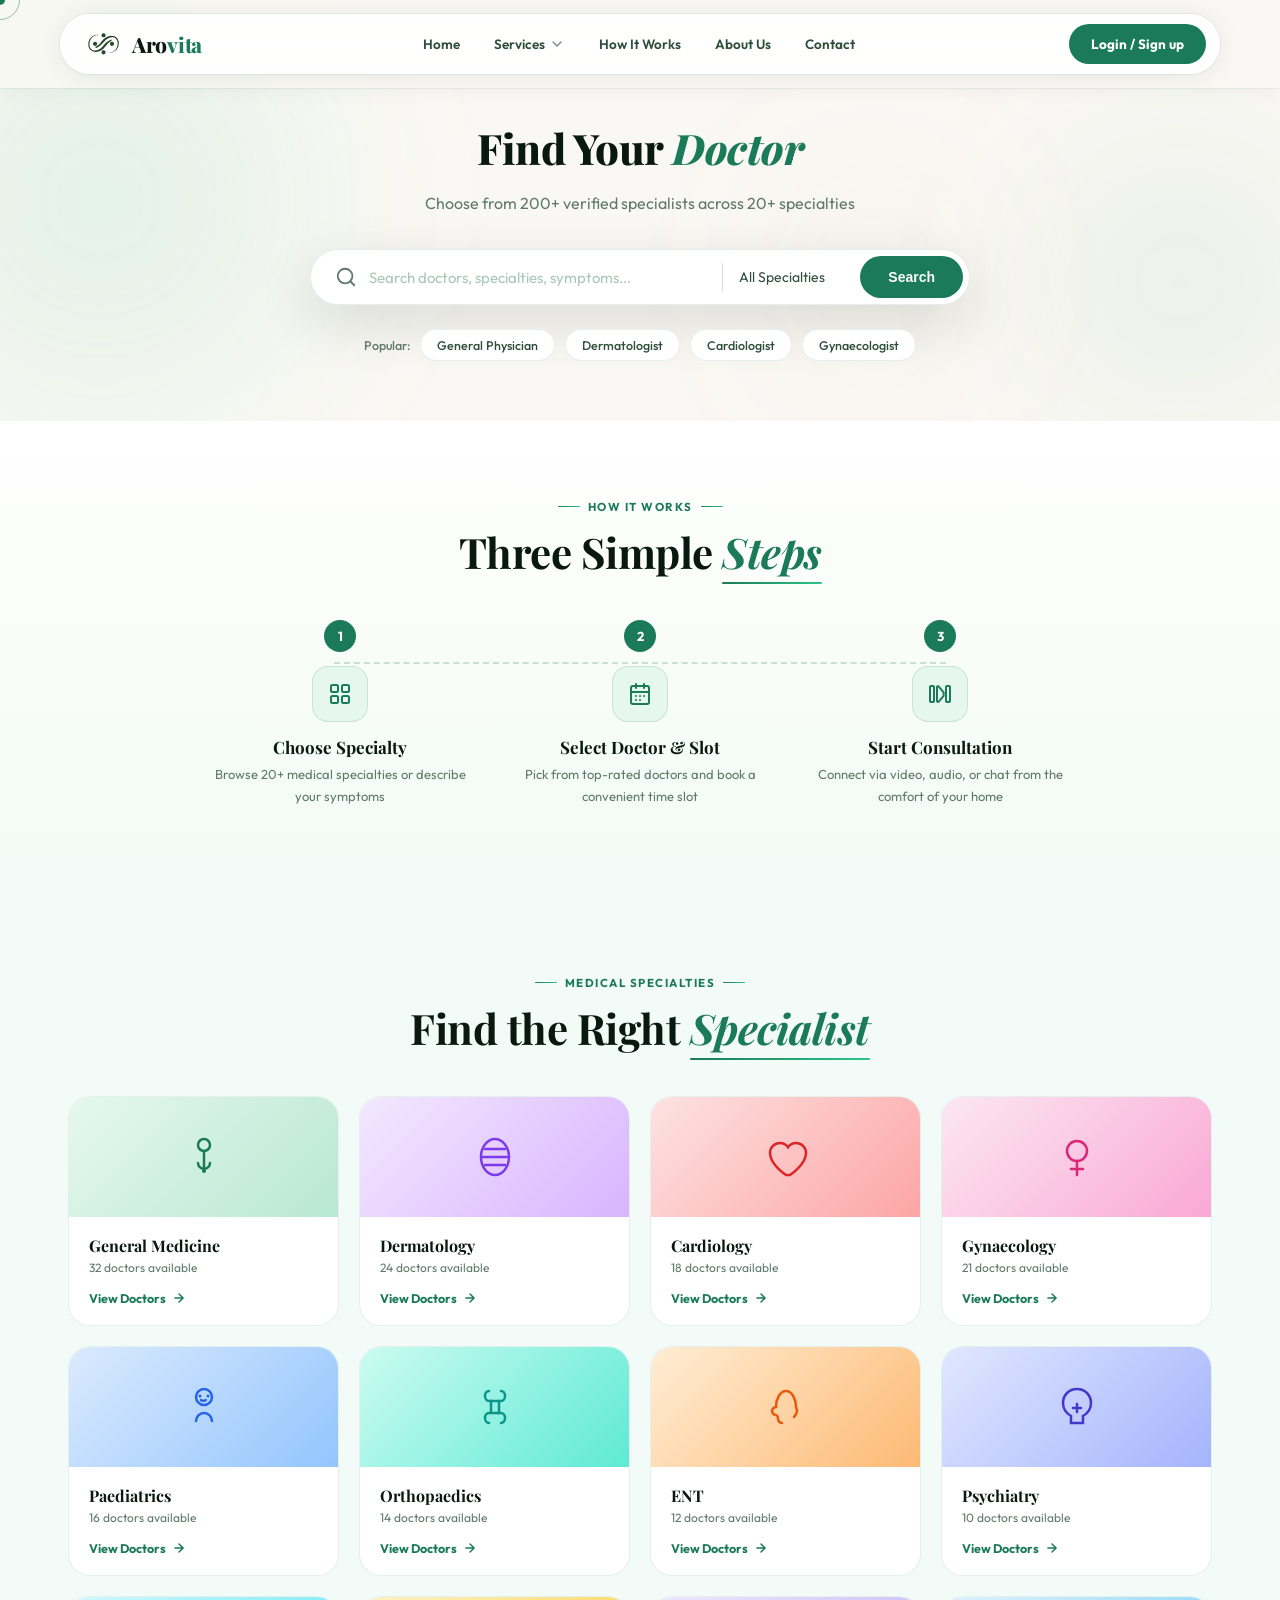
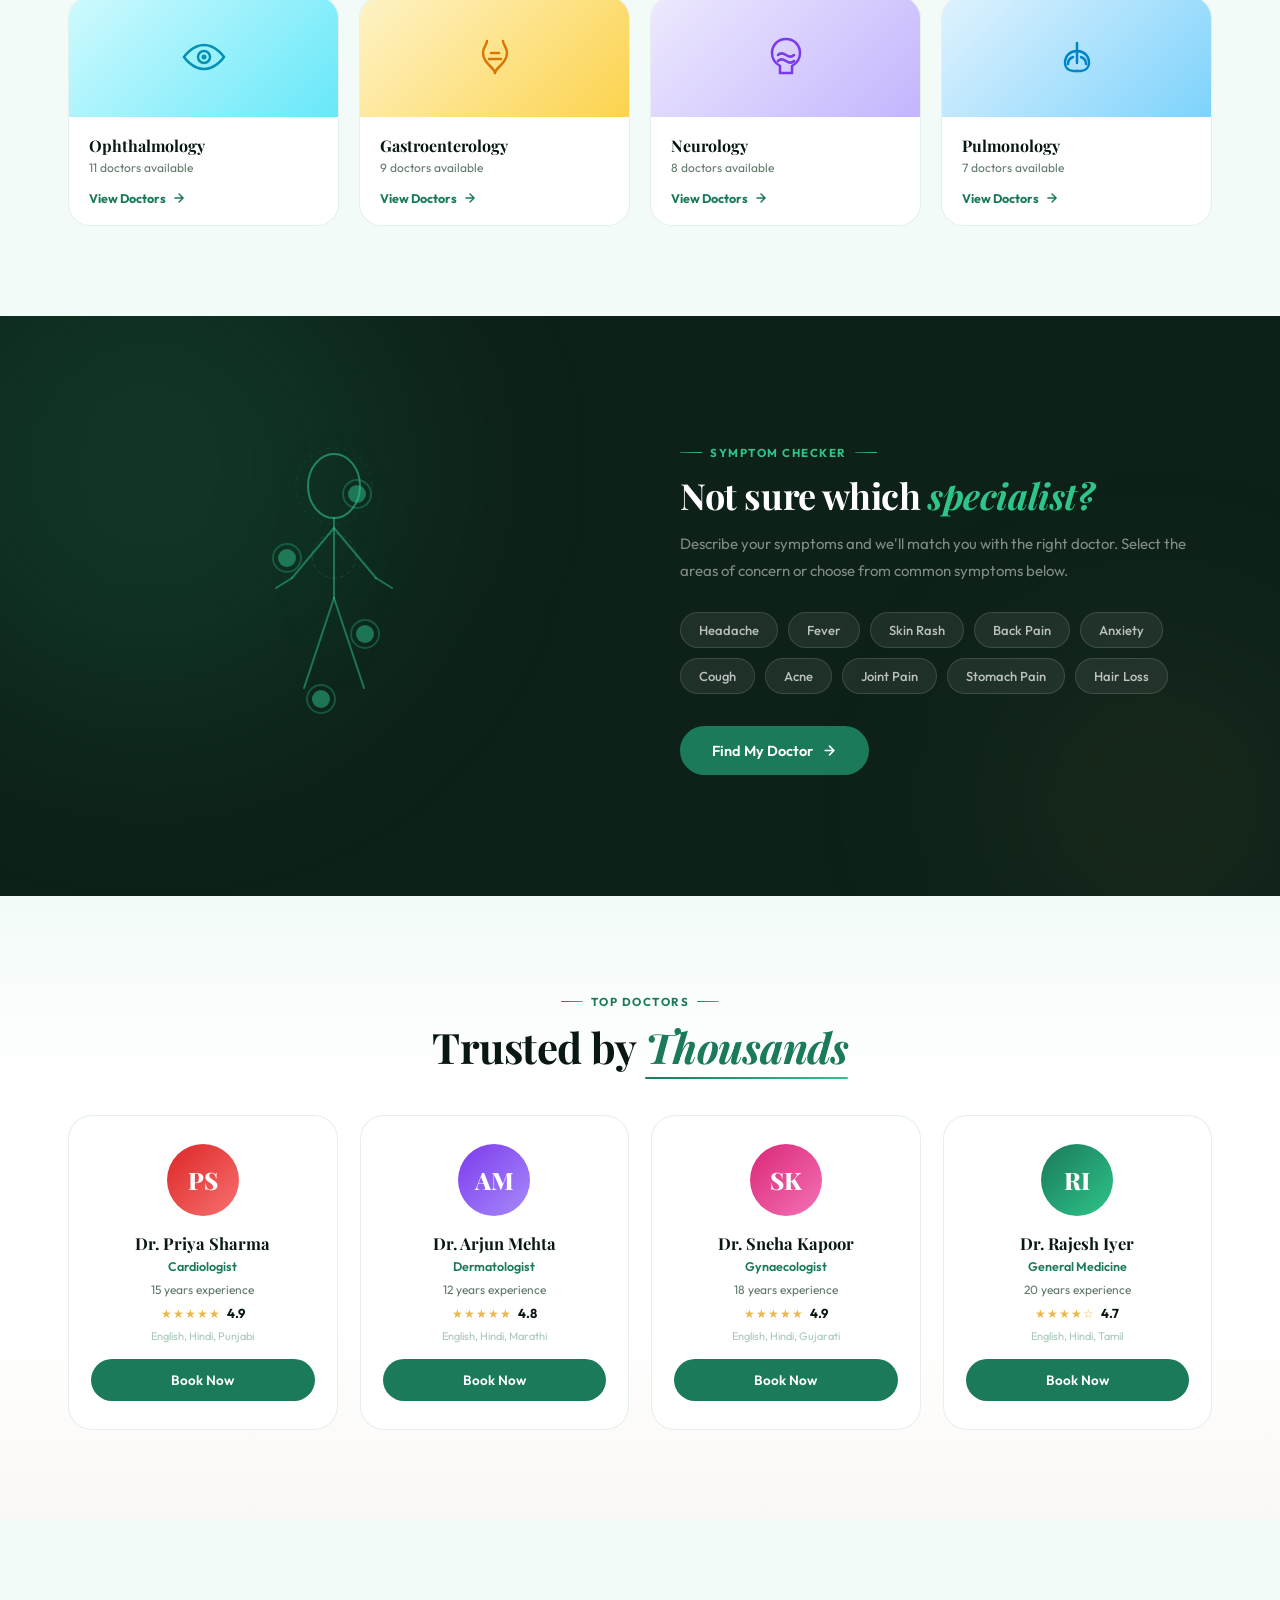
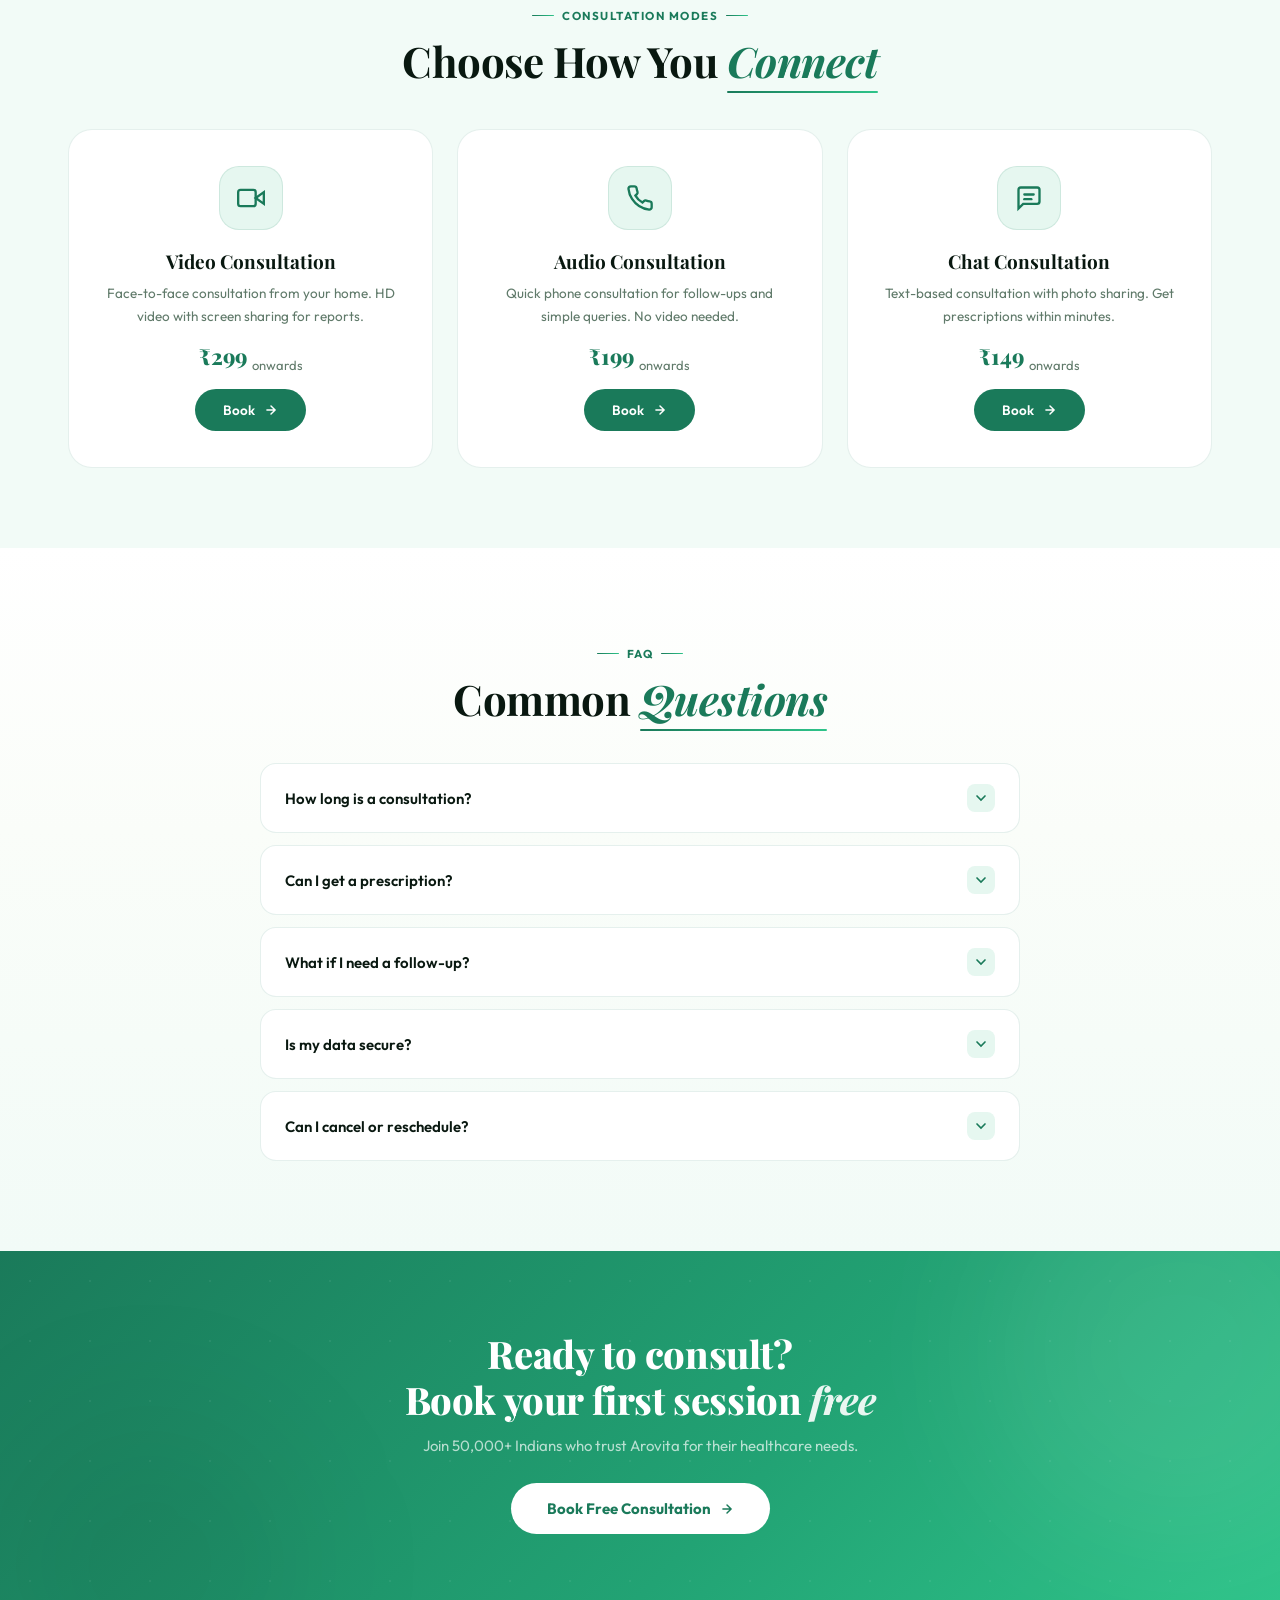
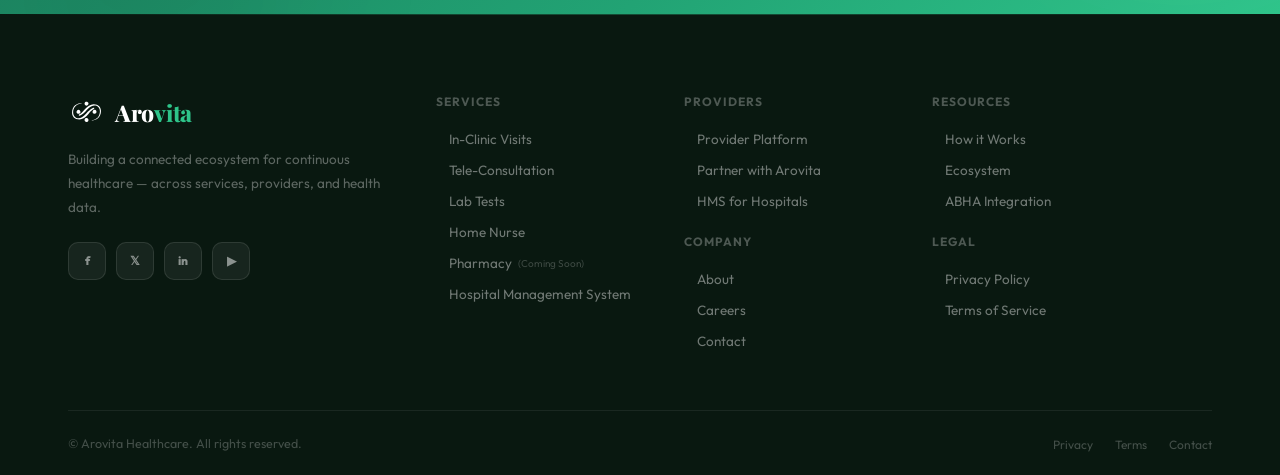
<file: consult.html>
<!DOCTYPE html>
<html lang="en">
<head>
<meta charset="UTF-8">
<meta name="viewport" content="width=device-width, initial-scale=1.0">
<title>Find Your Doctor — Arovita Consultation Hub</title>
<link href="https://fonts.googleapis.com/css2?family=Playfair+Display:ital,wght@0,400;0,700;0,800;1,400;1,700&family=Outfit:wght@300;400;500;600;700;800&display=swap" rel="stylesheet">
<style>
*,*::before,*::after{box-sizing:border-box;margin:0;padding:0}
:root{
  --g:#1A7A5A;--gm:#22A374;--gl:#2EC48A;--gp:#E6F7F0;--gxp:#F2FBF7;
  --dark:#091810;--dark2:#0D2118;--ink:#162820;--ink2:#2E4D3A;--muted:#607A6A;--hint:#A8C8B8;
  --cream:#FAF8F4;--white:#fff;--gold:#C09A52;--gold2:#E8B84B;
  --border:rgba(26,122,90,0.11);--border2:rgba(26,122,90,0.22);
  --sh:0 4px 28px rgba(9,24,16,0.08);--sh-lg:0 18px 56px rgba(9,24,16,0.13);
  --r:12px;--rl:20px;--rx:26px;
}
html{scroll-behavior:smooth}
body{font-family:'Outfit',sans-serif;background:var(--cream);color:var(--ink);overflow-x:hidden;cursor:none}

.cursor{position:fixed;width:10px;height:10px;background:var(--g);border-radius:50%;pointer-events:none;z-index:9999;transform:translate(-50%,-50%);transition:transform .08s ease,width .25s,height .25s,background .25s}
.cursor-ring{position:fixed;width:40px;height:40px;border:1.5px solid rgba(26,122,90,.45);border-radius:50%;pointer-events:none;z-index:9998;transform:translate(-50%,-50%);transition:transform .18s ease,opacity .2s}
body:has(a:hover) .cursor,.cursor.hovered{width:18px;height:18px;background:var(--gl)}
body:has(a:hover) .cursor-ring,.cursor-ring.hovered{width:60px;height:60px;border-color:var(--gl);opacity:.5}
a,button{cursor:none}
a{text-decoration:none;color:inherit}
::-webkit-scrollbar{width:4px}::-webkit-scrollbar-thumb{background:linear-gradient(var(--gm),var(--gl));border-radius:4px}
.container{max-width:1200px;margin:0 auto;padding:0 28px}

.sec-label{display:inline-flex;align-items:center;gap:8px;font-size:11.5px;font-weight:700;color:var(--g);text-transform:uppercase;letter-spacing:1.5px;margin-bottom:14px}
.sec-label::before,.sec-label::after{content:'';width:22px;height:1.5px;background:linear-gradient(90deg,var(--g),var(--gl));border-radius:2px}
.sec-title{font-family:'Playfair Display',serif;font-size:42px;font-weight:700;line-height:1.15;color:var(--dark);letter-spacing:-0.5px}
.sec-title em{font-style:italic;color:var(--g);position:relative}
.sec-title em::after{content:'';position:absolute;bottom:-4px;left:0;right:0;height:2px;background:linear-gradient(90deg,var(--g),var(--gl));border-radius:2px;animation:shimmer-line 3s ease-in-out infinite}
@keyframes shimmer-line{0%,100%{opacity:.4;transform:scaleX(.7)}50%{opacity:1;transform:scaleX(1)}}

.btn-green{display:inline-flex;align-items:center;gap:9px;background:var(--g);color:#fff;padding:15px 32px;border-radius:50px;font-size:14.5px;font-weight:600;border:none;cursor:none;transition:all .25s;position:relative;overflow:hidden}
.btn-green::before{content:'';position:absolute;inset:0;background:linear-gradient(135deg,transparent 30%,rgba(255,255,255,.12) 50%,transparent 70%);transform:translateX(-100%);transition:transform .5s}
.btn-green:hover::before{transform:translateX(100%)}
.btn-green:hover{background:var(--gm);transform:translateY(-2px);box-shadow:0 12px 32px rgba(26,122,90,.42)}
.btn-outline{display:inline-flex;align-items:center;gap:8px;background:transparent;color:var(--g);border:1.5px solid var(--g);padding:14px 30px;border-radius:50px;font-size:14.5px;font-weight:600;cursor:none;transition:all .25s}
.btn-outline:hover{background:var(--gp);transform:translateY(-2px)}

.fu{opacity:0;transform:translateY(32px);transition:opacity .7s cubic-bezier(.16,1,.3,1),transform .7s cubic-bezier(.16,1,.3,1)}
.fu.vis{opacity:1;transform:none}
.fu.d1{transition-delay:.08s}.fu.d2{transition-delay:.17s}.fu.d3{transition-delay:.26s}.fu.d4{transition-delay:.35s}.fu.d5{transition-delay:.44s}
.sl-left{opacity:0;transform:translateX(-40px);transition:opacity .8s cubic-bezier(.16,1,.3,1),transform .8s cubic-bezier(.16,1,.3,1)}
.sl-left.vis{opacity:1;transform:none}
.sl-right{opacity:0;transform:translateX(40px);transition:opacity .8s cubic-bezier(.16,1,.3,1),transform .8s cubic-bezier(.16,1,.3,1)}
.sl-right.vis{opacity:1;transform:none}

/* ===================== NAVBAR ===================== */
.navbar{position:fixed;top:0;left:0;right:0;z-index:1000;transition:all .35s;background:rgba(250,248,244,.85);backdrop-filter:blur(16px);-webkit-backdrop-filter:blur(16px);box-shadow:0 1px 20px rgba(9,24,16,.05),0 1px 0 rgba(26,122,90,.06)}
.navbar.sc{background:rgba(250,248,244,.97);backdrop-filter:blur(24px);-webkit-backdrop-filter:blur(24px);box-shadow:0 4px 32px rgba(9,24,16,.09),0 1px 0 rgba(26,122,90,.1)}
.nav-in{display:flex;align-items:center;justify-content:space-between;height:68px;padding:0 44px;max-width:1400px;margin:0 auto}
.nav-logo{display:flex;align-items:center;gap:11px;text-decoration:none}
.logo-svg-wrap{width:42px;height:42px;position:relative;display:flex;align-items:center;justify-content:center}
.logo-svg-wrap img{width:100%;height:100%;object-fit:contain}
.nav-brand{font-family:'Playfair Display',serif;font-size:23px;font-weight:800;color:var(--dark);letter-spacing:-.3px}
.nav-brand span{color:var(--g)}
.nav-links{display:flex;align-items:center;gap:6px}
.nav-a{font-size:13.5px;font-weight:600;color:var(--ink2);transition:all .22s;position:relative;padding:8px 14px;border-radius:10px;display:inline-flex;align-items:center;gap:6px;text-decoration:none}
.nav-a svg{width:16px;height:16px;stroke:currentColor;fill:none;stroke-width:2;stroke-linecap:round;flex-shrink:0;opacity:.65;transition:opacity .22s}
.nav-a:hover svg{opacity:1}
.nav-a::after{content:'';position:absolute;bottom:2px;left:14px;right:14px;height:2px;background:linear-gradient(90deg,var(--g),var(--gl));transform:scaleX(0);transform-origin:left;transition:transform .25s cubic-bezier(.16,1,.3,1);border-radius:2px}
.nav-a:hover{color:var(--g);background:rgba(26,122,90,.04)}.nav-a:hover::after{transform:scaleX(1)}
.nav-a.active{color:var(--g);background:var(--gp)}
.nav-a.active::after{transform:scaleX(1)}
.nav-right{display:flex;align-items:center;gap:8px}
.nav-profile{width:38px;height:38px;border-radius:50%;background:linear-gradient(135deg,var(--gp),#A8D8BC);display:flex;align-items:center;justify-content:center;font-size:13px;font-weight:800;color:var(--g);border:2px solid var(--border2);cursor:none;transition:all .22s;flex-shrink:0;text-decoration:none}
.nav-profile:hover{border-color:var(--g);transform:scale(1.08);box-shadow:0 4px 16px rgba(26,122,90,.2)}
.nav-cta{display:flex;align-items:center;gap:10px}

.hamburger{display:none;flex-direction:column;gap:5px;background:none;border:none;padding:8px;cursor:none}
.hamburger span{display:block;width:24px;height:2px;background:var(--dark);border-radius:2px;transition:all .3s}
.hamburger.open span:nth-child(1){transform:rotate(45deg) translate(5px,5px)}
.hamburger.open span:nth-child(2){opacity:0}
.hamburger.open span:nth-child(3){transform:rotate(-45deg) translate(5px,-5px)}

.mobile-menu{position:fixed;top:68px;left:0;right:0;bottom:0;z-index:999;display:none;pointer-events:none}
.mobile-menu.open{display:block;pointer-events:auto}
.mobile-menu-backdrop{position:absolute;inset:0;background:rgba(9,24,16,.3);opacity:0;transition:opacity .3s}
.mobile-menu.open .mobile-menu-backdrop{opacity:1}
.mobile-menu-panel{position:absolute;top:0;right:0;width:min(320px,85vw);height:100%;background:rgba(250,248,244,.98);backdrop-filter:blur(20px);padding:20px 16px;overflow-y:auto;transform:translateX(100%);transition:transform .35s cubic-bezier(.16,1,.3,1);box-shadow:-8px 0 40px rgba(9,24,16,.1)}
.mobile-menu.open .mobile-menu-panel{transform:none}
.mm-label{font-size:10px;font-weight:700;text-transform:uppercase;letter-spacing:1.2px;color:var(--hint);padding:8px 16px 4px;margin-top:6px}
.mm-link{display:flex;align-items:center;gap:12px;padding:12px 16px;border-radius:12px;font-size:14px;font-weight:500;color:var(--ink2);transition:all .2s;text-decoration:none}
.mm-link:hover{background:var(--gp);color:var(--g)}
.mm-link svg{width:18px;height:18px;stroke:currentColor;fill:none;stroke-width:2;stroke-linecap:round;flex-shrink:0;opacity:.6}
.mm-link:hover svg{opacity:1}
.mm-sep{height:1px;background:var(--border);margin:8px 16px}
.mm-cta{display:flex;flex-direction:column;gap:10px;padding:16px;margin-top:8px}

/* ===================== HERO ===================== */
.consult-hero{padding:120px 0 60px;background:var(--cream);position:relative;overflow:hidden}
.consult-hero .hero-mesh{position:absolute;inset:0;z-index:0}
.mesh-orb{position:absolute;border-radius:50%;filter:blur(80px);animation:morph-orb ease-in-out infinite}
.mo1{width:600px;height:600px;background:radial-gradient(circle,rgba(46,196,138,.14),transparent 70%);top:-100px;left:-200px;animation-duration:14s}
.mo2{width:400px;height:400px;background:radial-gradient(circle,rgba(26,122,90,.10),transparent 70%);bottom:-60px;right:-100px;animation-duration:18s;animation-delay:-7s}
.mo3{width:300px;height:300px;background:radial-gradient(circle,rgba(192,154,82,.07),transparent 70%);top:30%;right:20%;animation-duration:10s;animation-delay:-3s}
@keyframes morph-orb{0%,100%{transform:scale(1) translate(0,0)}33%{transform:scale(1.15) translate(30px,-30px)}66%{transform:scale(.9) translate(-20px,20px)}}

.hero-content{position:relative;z-index:2;text-align:center;max-width:720px;margin:0 auto}
.hero-content h1{font-family:'Playfair Display',serif;font-size:42px;font-weight:800;color:var(--dark);margin-bottom:14px;letter-spacing:-.5px}
.hero-content h1 em{font-style:italic;color:var(--g)}
.hero-sub{font-size:16px;color:var(--muted);line-height:1.7;margin-bottom:32px;max-width:540px;margin-left:auto;margin-right:auto}

.search-bar{display:flex;align-items:center;background:var(--white);border-radius:60px;padding:6px 6px 6px 24px;box-shadow:var(--sh-lg);border:1.5px solid var(--border);max-width:660px;margin:0 auto 24px;transition:border-color .25s}
.search-bar:focus-within{border-color:var(--gm)}
.search-icon{flex-shrink:0;margin-right:12px;color:var(--muted)}
.search-bar input{flex:1;border:none;outline:none;font-family:'Outfit',sans-serif;font-size:15px;color:var(--ink);background:transparent;min-width:0}
.search-bar input::placeholder{color:var(--hint)}
.search-divider{width:1px;height:28px;background:var(--border2);margin:0 16px;flex-shrink:0}
.search-bar select{border:none;outline:none;font-family:'Outfit',sans-serif;font-size:14px;color:var(--ink2);background:transparent;cursor:none;padding-right:8px;-webkit-appearance:none;appearance:none}
.search-bar .btn-green{padding:13px 28px;font-size:14px;border-radius:50px;flex-shrink:0}

.popular-pills{display:flex;align-items:center;gap:10px;justify-content:center;flex-wrap:wrap}
.popular-pills span{font-size:12.5px;color:var(--muted);font-weight:500}
.pill{display:inline-flex;align-items:center;gap:5px;padding:7px 16px;border-radius:30px;background:var(--white);border:1px solid var(--border);font-size:12.5px;font-weight:500;color:var(--ink2);transition:all .22s;cursor:none}
.pill:hover{background:var(--gp);border-color:var(--border2);transform:translateY(-2px)}

/* ===================== HOW IT WORKS ===================== */
.how-it-works{padding:70px 0;background:linear-gradient(180deg,#fff 0%,#FAFDF9 40%,var(--gxp) 100%)}
.hiw-grid{display:grid;grid-template-columns:repeat(3,1fr);gap:0;position:relative;max-width:900px;margin:0 auto}
.hiw-grid::before{content:'';position:absolute;top:42px;left:16%;right:16%;height:2px;border-top:2.5px dashed var(--border2);z-index:0}
.hiw-step{text-align:center;position:relative;z-index:1;padding:0 20px}
.hiw-num{width:32px;height:32px;border-radius:50%;background:var(--g);color:#fff;font-size:13px;font-weight:700;display:inline-flex;align-items:center;justify-content:center;margin-bottom:14px}
.hiw-icon{width:56px;height:56px;background:var(--gp);border-radius:16px;display:flex;align-items:center;justify-content:center;margin:0 auto 14px;border:1px solid rgba(26,122,90,.15)}
.hiw-title{font-family:'Playfair Display',serif;font-size:17px;font-weight:700;color:var(--dark);margin-bottom:6px}
.hiw-desc{font-size:13px;color:var(--muted);line-height:1.65}

/* ===================== SPECIALTIES ===================== */
.specialties{padding:90px 0;background:var(--gxp)}
.spec-grid{display:grid;grid-template-columns:repeat(4,1fr);gap:20px;margin-top:44px}
.spec-card{border-radius:22px;overflow:hidden;background:var(--white);border:1px solid var(--border);transition:all .3s;cursor:none;position:relative}
.spec-card:hover{transform:translateY(-6px);box-shadow:var(--sh-lg);border-color:var(--border2)}
.spec-card-top{height:120px;display:flex;align-items:center;justify-content:center;position:relative;overflow:hidden}
.spec-card-top svg{position:relative;z-index:1;transition:transform .4s cubic-bezier(.16,1,.3,1)}
.spec-card:hover .spec-card-top svg{transform:scale(1.12) rotate(-3deg)}
.spec-card-body{padding:18px 20px}
.spec-name{font-family:'Playfair Display',serif;font-size:16px;font-weight:700;color:var(--dark);margin-bottom:4px}
.spec-count{font-size:12px;color:var(--muted);margin-bottom:12px}
.spec-link{display:inline-flex;align-items:center;gap:6px;font-size:12.5px;font-weight:700;color:var(--g);transition:gap .2s}
.spec-card:hover .spec-link{gap:10px}
.spec-link svg{transition:transform .2s}
.spec-card:hover .spec-link svg{transform:translateX(3px)}

/* ===================== SYMPTOMS ===================== */
.symptoms{padding:100px 0;background:var(--dark2);position:relative;overflow:hidden}
.symptoms-orb{position:absolute;border-radius:50%;filter:blur(100px);pointer-events:none}
.sorb1{width:500px;height:500px;background:rgba(46,196,138,.12);top:-100px;left:-100px;animation:morph-orb 14s ease-in-out infinite}
.sorb2{width:350px;height:350px;background:rgba(192,154,82,.06);bottom:-80px;right:-50px;animation:morph-orb 10s ease-in-out 5s infinite}
.symptoms-grid{display:grid;grid-template-columns:1fr 1fr;gap:80px;align-items:center;position:relative;z-index:1}
.symptoms-visual{display:flex;align-items:center;justify-content:center}
.body-svg-wrap{position:relative;width:280px;height:380px;display:flex;align-items:center;justify-content:center}
.body-svg-wrap svg{filter:drop-shadow(0 0 30px rgba(46,196,138,.2))}
.body-pulse{position:absolute;width:18px;height:18px;border-radius:50%;background:rgba(46,196,138,.5);animation:body-ping 2s ease-in-out infinite;cursor:none}
.body-pulse::after{content:'';position:absolute;inset:-6px;border-radius:50%;border:2px solid rgba(46,196,138,.3);animation:live-pulse 1.8s ease-in-out infinite}
@keyframes body-ping{0%,100%{transform:scale(1);opacity:.7}50%{transform:scale(1.3);opacity:1}}
@keyframes live-pulse{0%,100%{transform:scale(1);opacity:.8}50%{transform:scale(1.7);opacity:0}}
.bp1{top:18%;left:55%}.bp2{top:35%;left:30%}.bp3{top:55%;left:58%}.bp4{top:72%;left:42%}

.symptoms-text h2{font-family:'Playfair Display',serif;font-size:36px;font-weight:700;color:white;line-height:1.2;margin-bottom:14px;letter-spacing:-.4px}
.symptoms-text h2 em{font-style:italic;color:var(--gl)}
.symptoms-text p{font-size:15px;color:rgba(255,255,255,.48);line-height:1.76;margin-bottom:28px}
.symptom-chips{display:flex;flex-wrap:wrap;gap:10px;margin-bottom:32px}
.symptom-chip{padding:9px 18px;border-radius:30px;background:rgba(255,255,255,.07);border:1px solid rgba(255,255,255,.13);font-size:13px;color:rgba(255,255,255,.7);font-weight:500;transition:all .22s;cursor:none}
.symptom-chip:hover{background:rgba(46,196,138,.15);border-color:rgba(46,196,138,.4);color:white;transform:translateY(-2px)}

/* ===================== DOCTORS ===================== */
.doctors{padding:90px 0;background:linear-gradient(180deg,var(--gxp) 0%,#fff 30%,#fff 70%,var(--cream) 100%)}
.doc-grid{display:grid;grid-template-columns:repeat(4,1fr);gap:22px;margin-top:44px}
.doc-card{border-radius:24px;background:var(--white);border:1px solid var(--border);padding:28px 22px;text-align:center;transition:all .3s;position:relative;overflow:hidden}
.doc-card::before{content:'';position:absolute;inset:0;background:linear-gradient(135deg,var(--gxp),transparent 60%);opacity:0;transition:opacity .3s}
.doc-card:hover::before{opacity:1}
.doc-card:hover{transform:translateY(-6px);box-shadow:var(--sh-lg);border-color:var(--border2)}
.doc-avatar{width:72px;height:72px;border-radius:50%;display:flex;align-items:center;justify-content:center;font-family:'Playfair Display',serif;font-size:24px;font-weight:800;color:#fff;margin:0 auto 16px;position:relative;z-index:1}
.doc-name{font-family:'Playfair Display',serif;font-size:16.5px;font-weight:700;color:var(--dark);margin-bottom:4px;position:relative;z-index:1}
.doc-spec{font-size:12.5px;color:var(--g);font-weight:600;margin-bottom:8px;position:relative;z-index:1}
.doc-exp{font-size:12px;color:var(--muted);margin-bottom:8px;position:relative;z-index:1}
.doc-rating{display:flex;align-items:center;justify-content:center;gap:6px;margin-bottom:8px;position:relative;z-index:1}
.doc-stars{color:var(--gold2);font-size:12px;letter-spacing:1px}
.doc-rating-num{font-size:13px;font-weight:700;color:var(--dark)}
.doc-lang{font-size:11px;color:var(--hint);margin-bottom:16px;position:relative;z-index:1}
.doc-card .btn-green{width:100%;justify-content:center;padding:12px 20px;font-size:13.5px;position:relative;z-index:1}

/* ===================== CONSULT TYPES ===================== */
.consult-types{padding:80px 0;background:var(--gxp)}
.ct-grid{display:grid;grid-template-columns:repeat(3,1fr);gap:24px;margin-top:44px}
.ct-card{background:var(--white);border-radius:24px;padding:36px 28px;text-align:center;border:1px solid var(--border);transition:all .3s;position:relative;overflow:hidden}
.ct-card::after{content:'';position:absolute;bottom:0;left:0;right:0;height:3px;background:linear-gradient(90deg,var(--g),var(--gl));transform:scaleX(0);transform-origin:left;transition:transform .35s cubic-bezier(.16,1,.3,1)}
.ct-card:hover{transform:translateY(-6px);box-shadow:var(--sh-lg);border-color:var(--border2)}
.ct-card:hover::after{transform:scaleX(1)}
.ct-icon{width:64px;height:64px;background:var(--gp);border-radius:20px;display:flex;align-items:center;justify-content:center;margin:0 auto 18px;transition:all .3s;border:1px solid rgba(26,122,90,.12)}
.ct-card:hover .ct-icon{background:rgba(34,163,116,.15);transform:scale(1.08) rotate(-3deg)}
.ct-title{font-family:'Playfair Display',serif;font-size:19px;font-weight:700;color:var(--dark);margin-bottom:8px}
.ct-desc{font-size:13.5px;color:var(--muted);line-height:1.65;margin-bottom:14px}
.ct-price{font-family:'Playfair Display',serif;font-size:22px;font-weight:800;color:var(--g);margin-bottom:16px}
.ct-price sub{font-size:13px;font-family:'Outfit',sans-serif;font-weight:400;color:var(--muted)}
.ct-card .btn-green{padding:12px 28px;font-size:13.5px}

/* ===================== FAQ ===================== */
.faq{padding:90px 0;background:linear-gradient(180deg,#fff 0%,#FAFDF9 40%,var(--gxp) 100%)}
.faq-list{max-width:760px;margin:40px auto 0;display:flex;flex-direction:column;gap:12px}
.faq-item{border:1px solid var(--border);border-radius:16px;overflow:hidden;transition:all .25s;background:var(--white)}
.faq-item.open{border-color:var(--border2);box-shadow:var(--sh)}
.faq-q{display:flex;align-items:center;justify-content:space-between;padding:20px 24px;cursor:none;gap:16px;transition:background .2s}
.faq-q:hover{background:var(--gxp)}
.faq-q span{font-size:15px;font-weight:600;color:var(--dark)}
.faq-toggle{width:28px;height:28px;border-radius:8px;background:var(--gp);display:flex;align-items:center;justify-content:center;flex-shrink:0;transition:all .3s}
.faq-item.open .faq-toggle{background:var(--g);transform:rotate(180deg)}
.faq-item.open .faq-toggle svg{stroke:white}
.faq-a{max-height:0;overflow:hidden;transition:max-height .35s cubic-bezier(.16,1,.3,1),padding .35s}
.faq-item.open .faq-a{max-height:200px}
.faq-a-inner{padding:0 24px 20px;font-size:14px;color:var(--muted);line-height:1.75}

/* ===================== CTA BANNER ===================== */
.cta-banner{padding:80px 0;background:linear-gradient(135deg,var(--g) 0%,var(--gm) 60%,var(--gl) 100%);position:relative;overflow:hidden;text-align:center}
.cta-banner::before{content:'';position:absolute;inset:0;background:url("data:image/svg+xml,%3Csvg width='60' height='60' xmlns='http://www.w3.org/2000/svg'%3E%3Ccircle cx='30' cy='30' r='1' fill='rgba(255,255,255,0.08)'/%3E%3C/svg%3E");background-size:60px 60px}
.cta-orb{position:absolute;border-radius:50%;filter:blur(70px);pointer-events:none}
.corb1{width:400px;height:400px;background:rgba(255,255,255,.08);top:-100px;right:-100px;animation:morph-orb 12s ease-in-out infinite}
.corb2{width:300px;height:300px;background:rgba(0,0,0,.06);bottom:-100px;left:0;animation:morph-orb 15s ease-in-out 4s infinite}
.cta-banner h2{font-family:'Playfair Display',serif;font-size:38px;font-weight:800;color:white;line-height:1.2;margin-bottom:14px;position:relative;z-index:1;letter-spacing:-.4px}
.cta-banner p{font-size:15px;color:rgba(255,255,255,.68);margin-bottom:28px;position:relative;z-index:1}
.btn-white{display:inline-flex;align-items:center;gap:9px;background:white;color:var(--g);padding:16px 36px;border-radius:50px;font-size:15px;font-weight:700;transition:all .25s;cursor:none;border:none;position:relative;z-index:1}
.btn-white:hover{transform:translateY(-2px);box-shadow:0 12px 30px rgba(0,0,0,.18)}

/* ===================== FOOTER ===================== */
.footer{padding:80px 0 0;background:var(--dark);position:relative;overflow:hidden}
.footer::before{content:'';position:absolute;top:0;left:0;right:0;height:1px;background:linear-gradient(90deg,transparent,rgba(46,196,138,.3) 40%,rgba(46,196,138,.3) 60%,transparent)}
.footer-grid{display:grid;grid-template-columns:1.6fr 1fr 1fr 1.4fr;gap:48px;margin-bottom:60px}
.footer-logo{display:flex;align-items:center;gap:11px;margin-bottom:18px}
.footer-brand{font-family:'Playfair Display',serif;font-size:23px;font-weight:800;color:white;letter-spacing:-.3px}
.footer-brand span{color:var(--gl)}
.footer-desc{font-size:13.5px;color:rgba(255,255,255,.34);line-height:1.76;margin-bottom:22px}
.footer-social{display:flex;gap:10px}
.fsb{width:38px;height:38px;border-radius:10px;background:rgba(255,255,255,.06);border:1px solid rgba(255,255,255,.1);display:flex;align-items:center;justify-content:center;font-size:12px;font-weight:800;color:rgba(255,255,255,.5);cursor:none;transition:all .22s}
.fsb:hover{background:var(--g);color:white;border-color:var(--g);transform:translateY(-3px)}
.footer-h{font-size:12px;font-weight:700;text-transform:uppercase;letter-spacing:1px;color:rgba(255,255,255,.28);margin-bottom:18px}
.footer-links{list-style:none;display:flex;flex-direction:column;gap:10px}
.footer-links a{font-size:13.5px;color:rgba(255,255,255,.42);transition:color .18s;display:inline-flex;align-items:center;gap:6px}
.footer-links a::before{content:'→';font-size:11px;opacity:0;transform:translateX(-8px);transition:all .2s}
.footer-links a:hover{color:rgba(255,255,255,.8)}.footer-links a:hover::before{opacity:1;transform:none}
.nl-form{display:flex;gap:8px}
.nl-input{flex:1;background:rgba(255,255,255,.06);border:1px solid rgba(255,255,255,.1);border-radius:12px;padding:12px 14px;color:white;font-size:13px;font-family:'Outfit',sans-serif;outline:none;transition:border .2s}
.nl-input::placeholder{color:rgba(255,255,255,.25)}
.nl-input:focus{border-color:var(--g)}
.nl-btn{background:var(--g);color:white;border:none;border-radius:12px;padding:12px 18px;font-size:12.5px;font-weight:700;cursor:none;transition:all .22s;font-family:'Outfit',sans-serif;white-space:nowrap}
.nl-btn:hover{background:var(--gm)}
.footer-bottom{border-top:1px solid rgba(255,255,255,.07);padding:22px 0;display:flex;align-items:center;justify-content:space-between;flex-wrap:wrap;gap:12px}
.footer-copy{font-size:12.5px;color:rgba(255,255,255,.24)}
.footer-copy a{color:rgba(46,196,138,.6);transition:color .18s}.footer-copy a:hover{color:var(--gl)}
.footer-links2{list-style:none;display:flex;gap:22px}
.footer-links2 a{font-size:12px;color:rgba(255,255,255,.24);transition:color .18s}.footer-links2 a:hover{color:rgba(255,255,255,.6)}

.stb{position:fixed;bottom:28px;right:28px;width:48px;height:48px;border-radius:50%;background:linear-gradient(135deg,var(--g),var(--gl));display:flex;align-items:center;justify-content:center;cursor:none;opacity:0;transform:translateY(20px) scale(.8);transition:all .3s;z-index:999;box-shadow:0 6px 20px rgba(26,122,90,.4)}
.stb.show{opacity:1;transform:none}
.stb:hover{transform:translateY(-3px) scale(1.08);box-shadow:0 10px 28px rgba(26,122,90,.5)}
.stb svg{width:20px;height:20px}

/* ===================== RESPONSIVE ===================== */
@media(hover:none){body{cursor:auto}.cursor,.cursor-ring{display:none}a,button{cursor:pointer}}

@media(max-width:900px){
  .nav-links,.nav-cta,.nav-profile{display:none}
  .hamburger{display:flex}
  .nav-in{padding:0 20px;height:62px}
  .navbar{box-shadow:0 1px 16px rgba(9,24,16,.06),0 1px 0 rgba(26,122,90,.06)}
  .container{padding:0 22px}
  .sec-title{font-size:34px}
  .sec-label{font-size:10.5px;letter-spacing:1.2px;gap:6px}
  .sec-label::before,.sec-label::after{width:16px}
  .btn-green{padding:13px 26px;font-size:13.5px;gap:8px}
  .btn-outline{padding:12px 24px;font-size:13.5px}
  .consult-hero{padding:100px 0 50px}
  .hero-content h1{font-size:34px}
  .hero-sub{font-size:14.5px;margin-bottom:26px}
  .how-it-works{padding:56px 0}
  .hiw-grid::before{display:none}
  .specialties{padding:70px 0}
  .spec-grid{grid-template-columns:repeat(2,1fr);gap:16px}
  .symptoms{padding:80px 0}
  .symptoms-grid{grid-template-columns:1fr;gap:40px}
  .symptoms-visual{order:-1;margin-bottom:0}
  .symptoms-text h2{font-size:30px}
  .doctors{padding:70px 0}
  .doc-grid{grid-template-columns:repeat(2,1fr);gap:18px}
  .consult-types{padding:64px 0}
  .ct-grid{grid-template-columns:1fr 1fr;gap:20px}
  .faq{padding:70px 0}
  .cta-banner{padding:64px 0}
  .cta-banner h2{font-size:32px}
  .footer{padding:56px 0 0}
  .footer-grid{grid-template-columns:1fr 1fr;gap:32px;margin-bottom:40px}
  .footer-brand{font-size:20px}
  .footer-desc{font-size:12.5px}
  .footer-h{font-size:11px}
  .footer-links a{font-size:12.5px}
  .footer-bottom{padding:18px 0;gap:10px}
  .footer-copy{font-size:11.5px}
  .footer-links2{gap:16px}
  .footer-links2 a{font-size:11px}
}
@media(max-width:600px){
  .container{padding:0 18px}
  .nav-in{padding:0 16px;height:58px}
  .nav-brand{font-size:20px}
  .logo-svg-wrap{width:36px;height:36px}
  .sec-title{font-size:28px;letter-spacing:-.3px}
  .sec-label{font-size:10px;margin-bottom:10px}
  .btn-green{padding:12px 22px;font-size:13px}
  .btn-outline{padding:11px 20px;font-size:13px}
  .consult-hero{padding:88px 0 40px}
  .hero-content h1{font-size:28px;letter-spacing:-.3px}
  .hero-sub{font-size:13.5px;margin-bottom:22px}
  .search-bar{flex-direction:column;border-radius:18px;padding:14px;gap:10px}
  .search-bar input{width:100%;font-size:14px}
  .search-divider{width:100%;height:1px;margin:0}
  .search-bar select{width:100%;padding:10px 0;font-size:13px}
  .search-bar .btn-green{width:100%;justify-content:center}
  .search-icon{display:none}
  .popular-pills{gap:8px}
  .popular-pills span{font-size:11.5px}
  .pill{padding:6px 13px;font-size:11.5px}
  .how-it-works{padding:44px 0}
  .hiw-grid{grid-template-columns:1fr;gap:28px}
  .hiw-step{padding:0 10px}
  .hiw-icon{width:48px;height:48px;border-radius:14px}
  .hiw-title{font-size:15.5px}
  .hiw-desc{font-size:12.5px}
  .specialties{padding:52px 0}
  .spec-grid{grid-template-columns:1fr;gap:14px}
  .spec-card{border-radius:18px}
  .spec-card-top{height:100px}
  .spec-card-body{padding:16px 18px}
  .spec-name{font-size:15px}
  .symptoms{padding:52px 0}
  .symptoms-text h2{font-size:26px}
  .symptoms-text p{font-size:13.5px}
  .symptom-chips{gap:8px}
  .symptom-chip{padding:7px 14px;font-size:12px}
  .body-svg-wrap{width:220px;height:300px}
  .doctors{padding:52px 0}
  .doc-grid{grid-template-columns:1fr;gap:16px}
  .doc-card{border-radius:18px;padding:22px 18px}
  .doc-avatar{width:60px;height:60px;font-size:20px}
  .doc-name{font-size:15px}
  .consult-types{padding:52px 0}
  .ct-grid{grid-template-columns:1fr;gap:16px}
  .ct-card{border-radius:18px;padding:28px 22px}
  .ct-icon{width:52px;height:52px;border-radius:16px}
  .ct-title{font-size:17px}
  .ct-desc{font-size:13px}
  .ct-price{font-size:20px}
  .faq{padding:52px 0}
  .faq-q{padding:16px 18px}
  .faq-q span{font-size:14px}
  .faq-a-inner{padding:0 18px 16px;font-size:13px}
  .cta-banner{padding:52px 0}
  .cta-banner h2{font-size:26px}
  .cta-banner p{font-size:13.5px}
  .btn-white{padding:13px 28px;font-size:14px}
  .footer{padding:44px 0 0}
  .footer-grid{grid-template-columns:1fr;gap:28px;margin-bottom:32px}
  .nl-form{flex-direction:column;gap:10px}
  .footer-bottom{flex-direction:column;align-items:center;text-align:center;padding:16px 0}
  .footer-links2{gap:14px;flex-wrap:wrap;justify-content:center}
  .stb{bottom:20px;right:20px;width:42px;height:42px}
}
@media(max-width:380px){
  .container{padding:0 14px}
  .sec-title{font-size:25px}
  .hero-content h1{font-size:25px}
  .cta-banner h2{font-size:23px}
  .spec-grid{gap:12px}
  .doc-card{padding:18px 14px}
}
</style>
<link rel="stylesheet" href="shared.css">
</head>
<body>

<div class="cursor" id="cur"></div>
<div class="cursor-ring" id="curRing"></div>

<div id="navbar-placeholder"></div>

<!-- ===================== HERO ===================== -->
<section class="consult-hero">
  <div class="hero-mesh">
    <div class="mesh-orb mo1"></div>
    <div class="mesh-orb mo2"></div>
    <div class="mesh-orb mo3"></div>
  </div>
  <div class="container">
    <div class="hero-content fu">
      <h1>Find Your <em>Doctor</em></h1>
      <p class="hero-sub">Choose from 200+ verified specialists across 20+ specialties</p>
      <div class="search-bar">
        <svg class="search-icon" viewBox="0 0 24 24" width="22" height="22" fill="none" stroke="currentColor" stroke-width="2" stroke-linecap="round"><circle cx="11" cy="11" r="8"/><path d="M21 21l-4.35-4.35"/></svg>
        <input type="text" placeholder="Search doctors, specialties, symptoms...">
        <div class="search-divider"></div>
        <select>
          <option>All Specialties</option>
          <option>General Medicine</option>
          <option>Dermatology</option>
          <option>Cardiology</option>
          <option>Gynaecology</option>
          <option>Paediatrics</option>
          <option>Orthopaedics</option>
          <option>ENT</option>
          <option>Psychiatry</option>
          <option>Ophthalmology</option>
          <option>Gastroenterology</option>
          <option>Neurology</option>
          <option>Pulmonology</option>
        </select>
        <button class="btn-green">Search</button>
      </div>
      <div class="popular-pills">
        <span>Popular:</span>
        <a href="#" class="pill">General Physician</a>
        <a href="#" class="pill">Dermatologist</a>
        <a href="#" class="pill">Cardiologist</a>
        <a href="#" class="pill">Gynaecologist</a>
      </div>
    </div>
  </div>
</section>

<!-- ===================== HOW IT WORKS ===================== -->
<section class="how-it-works">
  <div class="container">
    <div style="text-align:center;margin-bottom:44px" class="fu">
      <div class="sec-label">How It Works</div>
      <h2 class="sec-title">Three Simple <em>Steps</em></h2>
    </div>
    <div class="hiw-grid">
      <div class="hiw-step fu d1">
        <div class="hiw-num">1</div>
        <div class="hiw-icon">
          <svg viewBox="0 0 24 24" width="24" height="24" fill="none" stroke="var(--g)" stroke-width="2" stroke-linecap="round"><rect x="3" y="3" width="7" height="7" rx="1.5"/><rect x="14" y="3" width="7" height="7" rx="1.5"/><rect x="3" y="14" width="7" height="7" rx="1.5"/><rect x="14" y="14" width="7" height="7" rx="1.5"/></svg>
        </div>
        <div class="hiw-title">Choose Specialty</div>
        <div class="hiw-desc">Browse 20+ medical specialties or describe your symptoms</div>
      </div>
      <div class="hiw-step fu d2">
        <div class="hiw-num">2</div>
        <div class="hiw-icon">
          <svg viewBox="0 0 24 24" width="24" height="24" fill="none" stroke="var(--g)" stroke-width="2" stroke-linecap="round"><rect x="3" y="4" width="18" height="18" rx="2"/><path d="M16 2v4M8 2v4M3 10h18"/><path d="M8 14h.01M12 14h.01M16 14h.01M8 18h.01M12 18h.01"/></svg>
        </div>
        <div class="hiw-title">Select Doctor & Slot</div>
        <div class="hiw-desc">Pick from top-rated doctors and book a convenient time slot</div>
      </div>
      <div class="hiw-step fu d3">
        <div class="hiw-num">3</div>
        <div class="hiw-icon">
          <svg viewBox="0 0 24 24" width="24" height="24" fill="none" stroke="var(--g)" stroke-width="2" stroke-linecap="round"><path d="M15.6 11.6a1 1 0 0 0 0-1.2l-5-6A1 1 0 0 0 9 5v14a1 1 0 0 0 1.6.8l5-6Z"/><rect x="2" y="4" width="4" height="16" rx="1"/><rect x="18" y="4" width="4" height="16" rx="1"/></svg>
        </div>
        <div class="hiw-title">Start Consultation</div>
        <div class="hiw-desc">Connect via video, audio, or chat from the comfort of your home</div>
      </div>
    </div>
  </div>
</section>

<!-- ===================== BROWSE BY SPECIALTY ===================== -->
<section class="specialties">
  <div class="container">
    <div style="text-align:center;margin-bottom:10px" class="fu">
      <div class="sec-label">Medical Specialties</div>
      <h2 class="sec-title">Find the Right <em>Specialist</em></h2>
    </div>
    <div class="spec-grid">

      <!-- General Medicine -->
      <div class="spec-card fu d1">
        <div class="spec-card-top" style="background:linear-gradient(135deg,#E6F7F0,#B8E8D0)">
          <svg viewBox="0 0 48 48" width="48" height="48" fill="none" stroke="#1A7A5A" stroke-width="2.5" stroke-linecap="round"><circle cx="24" cy="12" r="6"/><path d="M24 18v18"/><path d="M18 30c0 3.3 2.7 6 6 6s6-2.7 6-6"/><circle cx="24" cy="38" r="2" fill="#1A7A5A" stroke="none"/></svg>
        </div>
        <div class="spec-card-body">
          <div class="spec-name">General Medicine</div>
          <div class="spec-count">32 doctors available</div>
          <a href="doctor.html" class="spec-link">View Doctors <svg viewBox="0 0 24 24" width="14" height="14" fill="none" stroke="currentColor" stroke-width="2.5" stroke-linecap="round"><path d="M5 12h14M12 5l7 7-7 7"/></svg></a>
        </div>
      </div>

      <!-- Dermatology -->
      <div class="spec-card fu d2">
        <div class="spec-card-top" style="background:linear-gradient(135deg,#F3E8FF,#D8B4FE)">
          <svg viewBox="0 0 48 48" width="48" height="48" fill="none" stroke="#7C3AED" stroke-width="2.5" stroke-linecap="round"><ellipse cx="24" cy="24" rx="14" ry="18"/><path d="M10 24h28"/><path d="M14 16h20"/><path d="M14 32h20"/></svg>
        </div>
        <div class="spec-card-body">
          <div class="spec-name">Dermatology</div>
          <div class="spec-count">24 doctors available</div>
          <a href="doctor.html" class="spec-link">View Doctors <svg viewBox="0 0 24 24" width="14" height="14" fill="none" stroke="currentColor" stroke-width="2.5" stroke-linecap="round"><path d="M5 12h14M12 5l7 7-7 7"/></svg></a>
        </div>
      </div>

      <!-- Cardiology -->
      <div class="spec-card fu d3">
        <div class="spec-card-top" style="background:linear-gradient(135deg,#FEE2E2,#FCA5A5)">
          <svg viewBox="0 0 48 48" width="48" height="48" fill="none" stroke="#DC2626" stroke-width="2.5" stroke-linecap="round"><path d="M24 42s-16-10.4-16-22c0-5.5 4.5-10 10-10 3.3 0 6.3 1.6 8 4.2a10.1 10.1 0 0 1 8-4.2c5.5 0 10 4.5 10 10 0 11.6-16 22-16 22h-4z"/></svg>
        </div>
        <div class="spec-card-body">
          <div class="spec-name">Cardiology</div>
          <div class="spec-count">18 doctors available</div>
          <a href="doctor.html" class="spec-link">View Doctors <svg viewBox="0 0 24 24" width="14" height="14" fill="none" stroke="currentColor" stroke-width="2.5" stroke-linecap="round"><path d="M5 12h14M12 5l7 7-7 7"/></svg></a>
        </div>
      </div>

      <!-- Gynaecology -->
      <div class="spec-card fu d4">
        <div class="spec-card-top" style="background:linear-gradient(135deg,#FCE7F3,#F9A8D4)">
          <svg viewBox="0 0 48 48" width="48" height="48" fill="none" stroke="#DB2777" stroke-width="2.5" stroke-linecap="round"><circle cx="24" cy="18" r="10"/><path d="M24 28v14"/><path d="M18 36h12"/></svg>
        </div>
        <div class="spec-card-body">
          <div class="spec-name">Gynaecology</div>
          <div class="spec-count">21 doctors available</div>
          <a href="doctor.html" class="spec-link">View Doctors <svg viewBox="0 0 24 24" width="14" height="14" fill="none" stroke="currentColor" stroke-width="2.5" stroke-linecap="round"><path d="M5 12h14M12 5l7 7-7 7"/></svg></a>
        </div>
      </div>

      <!-- Paediatrics -->
      <div class="spec-card fu d1">
        <div class="spec-card-top" style="background:linear-gradient(135deg,#DBEAFE,#93C5FD)">
          <svg viewBox="0 0 48 48" width="48" height="48" fill="none" stroke="#2563EB" stroke-width="2.5" stroke-linecap="round"><circle cx="24" cy="14" r="8"/><path d="M16 38c0-4.4 3.6-8 8-8s8 3.6 8 8"/><circle cx="20" cy="13" r="1.5" fill="#2563EB" stroke="none"/><circle cx="28" cy="13" r="1.5" fill="#2563EB" stroke="none"/><path d="M21 17c1.2 1 3.6 1 4.8 0"/></svg>
        </div>
        <div class="spec-card-body">
          <div class="spec-name">Paediatrics</div>
          <div class="spec-count">16 doctors available</div>
          <a href="doctor.html" class="spec-link">View Doctors <svg viewBox="0 0 24 24" width="14" height="14" fill="none" stroke="currentColor" stroke-width="2.5" stroke-linecap="round"><path d="M5 12h14M12 5l7 7-7 7"/></svg></a>
        </div>
      </div>

      <!-- Orthopaedics -->
      <div class="spec-card fu d2">
        <div class="spec-card-top" style="background:linear-gradient(135deg,#CCFBF1,#5EEAD4)">
          <svg viewBox="0 0 48 48" width="48" height="48" fill="none" stroke="#0D9488" stroke-width="2.5" stroke-linecap="round"><path d="M18 8c-2 0-4 2-4 5s2 5 4 5h2v12h-2c-2 0-4 2-4 5s2 5 4 5"/><path d="M30 8c2 0 4 2 4 5s-2 5-4 5h-2v12h2c2 0 4 2 4 5s-2 5-4 5"/><path d="M20 18h8M20 30h8"/></svg>
        </div>
        <div class="spec-card-body">
          <div class="spec-name">Orthopaedics</div>
          <div class="spec-count">14 doctors available</div>
          <a href="doctor.html" class="spec-link">View Doctors <svg viewBox="0 0 24 24" width="14" height="14" fill="none" stroke="currentColor" stroke-width="2.5" stroke-linecap="round"><path d="M5 12h14M12 5l7 7-7 7"/></svg></a>
        </div>
      </div>

      <!-- ENT -->
      <div class="spec-card fu d3">
        <div class="spec-card-top" style="background:linear-gradient(135deg,#FFEDD5,#FDBA74)">
          <svg viewBox="0 0 48 48" width="48" height="48" fill="none" stroke="#EA580C" stroke-width="2.5" stroke-linecap="round"><path d="M14 24c0-8 4-16 10-16s10 8 10 16"/><path d="M14 24c-2 0-4 2-4 4s2 4 4 4c1 0 2 2 2 4s2 4 4 4"/><path d="M34 24c2 4 0 8-2 10"/></svg>
        </div>
        <div class="spec-card-body">
          <div class="spec-name">ENT</div>
          <div class="spec-count">12 doctors available</div>
          <a href="doctor.html" class="spec-link">View Doctors <svg viewBox="0 0 24 24" width="14" height="14" fill="none" stroke="currentColor" stroke-width="2.5" stroke-linecap="round"><path d="M5 12h14M12 5l7 7-7 7"/></svg></a>
        </div>
      </div>

      <!-- Psychiatry -->
      <div class="spec-card fu d4">
        <div class="spec-card-top" style="background:linear-gradient(135deg,#E0E7FF,#A5B4FC)">
          <svg viewBox="0 0 48 48" width="48" height="48" fill="none" stroke="#4338CA" stroke-width="2.5" stroke-linecap="round"><path d="M24 6c-8 0-14 6-14 14 0 6 3 10 8 13v7h12v-7c5-3 8-7 8-13 0-8-6-14-14-14z"/><path d="M20 25h8"/><path d="M24 21v8"/></svg>
        </div>
        <div class="spec-card-body">
          <div class="spec-name">Psychiatry</div>
          <div class="spec-count">10 doctors available</div>
          <a href="doctor.html" class="spec-link">View Doctors <svg viewBox="0 0 24 24" width="14" height="14" fill="none" stroke="currentColor" stroke-width="2.5" stroke-linecap="round"><path d="M5 12h14M12 5l7 7-7 7"/></svg></a>
        </div>
      </div>

      <!-- Ophthalmology -->
      <div class="spec-card fu d1">
        <div class="spec-card-top" style="background:linear-gradient(135deg,#CFFAFE,#67E8F9)">
          <svg viewBox="0 0 48 48" width="48" height="48" fill="none" stroke="#0891B2" stroke-width="2.5" stroke-linecap="round"><path d="M4 24s8-12 20-12 20 12 20 12-8 12-20 12S4 24 4 24z"/><circle cx="24" cy="24" r="6"/><circle cx="24" cy="24" r="2.5" fill="#0891B2" stroke="none"/></svg>
        </div>
        <div class="spec-card-body">
          <div class="spec-name">Ophthalmology</div>
          <div class="spec-count">11 doctors available</div>
          <a href="doctor.html" class="spec-link">View Doctors <svg viewBox="0 0 24 24" width="14" height="14" fill="none" stroke="currentColor" stroke-width="2.5" stroke-linecap="round"><path d="M5 12h14M12 5l7 7-7 7"/></svg></a>
        </div>
      </div>

      <!-- Gastroenterology -->
      <div class="spec-card fu d2">
        <div class="spec-card-top" style="background:linear-gradient(135deg,#FEF3C7,#FCD34D)">
          <svg viewBox="0 0 48 48" width="48" height="48" fill="none" stroke="#D97706" stroke-width="2.5" stroke-linecap="round"><path d="M16 8c0 4-4 6-4 12s4 10 8 14c2 2 4 4 4 6"/><path d="M32 8c0 4 4 6 4 12s-4 10-8 14c-2 2-4 4-4 6"/><path d="M20 20h8"/><path d="M18 26h12"/></svg>
        </div>
        <div class="spec-card-body">
          <div class="spec-name">Gastroenterology</div>
          <div class="spec-count">9 doctors available</div>
          <a href="doctor.html" class="spec-link">View Doctors <svg viewBox="0 0 24 24" width="14" height="14" fill="none" stroke="currentColor" stroke-width="2.5" stroke-linecap="round"><path d="M5 12h14M12 5l7 7-7 7"/></svg></a>
        </div>
      </div>

      <!-- Neurology -->
      <div class="spec-card fu d3">
        <div class="spec-card-top" style="background:linear-gradient(135deg,#EDE9FE,#C4B5FD)">
          <svg viewBox="0 0 48 48" width="48" height="48" fill="none" stroke="#7C3AED" stroke-width="2.5" stroke-linecap="round"><path d="M24 6c-8 0-14 6-14 14 0 6 3 10 8 13v7h12v-7c5-3 8-7 8-13 0-8-6-14-14-14z"/><path d="M16 22c2-2 5-2 8 0s6 2 8 0"/><path d="M16 28c2-2 5-2 8 0s6 2 8 0"/></svg>
        </div>
        <div class="spec-card-body">
          <div class="spec-name">Neurology</div>
          <div class="spec-count">8 doctors available</div>
          <a href="doctor.html" class="spec-link">View Doctors <svg viewBox="0 0 24 24" width="14" height="14" fill="none" stroke="currentColor" stroke-width="2.5" stroke-linecap="round"><path d="M5 12h14M12 5l7 7-7 7"/></svg></a>
        </div>
      </div>

      <!-- Pulmonology -->
      <div class="spec-card fu d4">
        <div class="spec-card-top" style="background:linear-gradient(135deg,#E0F2FE,#7DD3FC)">
          <svg viewBox="0 0 48 48" width="48" height="48" fill="none" stroke="#0284C7" stroke-width="2.5" stroke-linecap="round"><path d="M24 10v20"/><path d="M24 18c-6 0-12 4-12 12 0 4 3 8 8 8h4"/><path d="M24 18c6 0 12 4 12 12 0 4-3 8-8 8h-4"/><path d="M20 24c-3 1-5 4-5 7"/><path d="M28 24c3 1 5 4 5 7"/></svg>
        </div>
        <div class="spec-card-body">
          <div class="spec-name">Pulmonology</div>
          <div class="spec-count">7 doctors available</div>
          <a href="doctor.html" class="spec-link">View Doctors <svg viewBox="0 0 24 24" width="14" height="14" fill="none" stroke="currentColor" stroke-width="2.5" stroke-linecap="round"><path d="M5 12h14M12 5l7 7-7 7"/></svg></a>
        </div>
      </div>

    </div>
  </div>
</section>

<!-- ===================== DESCRIBE SYMPTOMS ===================== -->
<section class="symptoms">
  <div class="symptoms-orb sorb1"></div>
  <div class="symptoms-orb sorb2"></div>
  <div class="container">
    <div class="symptoms-grid">
      <div class="symptoms-visual sl-left">
        <div class="body-svg-wrap">
          <svg viewBox="0 0 180 320" width="180" height="320" fill="none" stroke="rgba(46,196,138,0.5)" stroke-width="1.5" stroke-linecap="round">
            <ellipse cx="90" cy="40" rx="26" ry="32" stroke="rgba(46,196,138,0.6)" stroke-width="2"/>
            <path d="M90 72v80" stroke-width="2"/>
            <path d="M90 82l-42 50" stroke-width="2"/>
            <path d="M90 82l42 50" stroke-width="2"/>
            <path d="M90 152l-30 90" stroke-width="2"/>
            <path d="M90 152l30 90" stroke-width="2"/>
            <path d="M48 132l-16 10" stroke-width="2"/>
            <path d="M132 132l16 10" stroke-width="2"/>
            <circle cx="90" cy="110" r="22" stroke="rgba(46,196,138,0.2)" stroke-width="1" stroke-dasharray="4 4"/>
            <circle cx="90" cy="40" r="38" stroke="rgba(46,196,138,0.12)" stroke-width="1" stroke-dasharray="3 6"/>
          </svg>
          <div class="body-pulse bp1" title="Head"></div>
          <div class="body-pulse bp2" title="Chest"></div>
          <div class="body-pulse bp3" title="Abdomen"></div>
          <div class="body-pulse bp4" title="Joints"></div>
        </div>
      </div>
      <div class="symptoms-text sl-right">
        <div class="sec-label" style="color:var(--gl)">Symptom Checker</div>
        <h2>Not sure which <em>specialist?</em></h2>
        <p>Describe your symptoms and we'll match you with the right doctor. Select the areas of concern or choose from common symptoms below.</p>
        <div class="symptom-chips">
          <a href="#" class="symptom-chip">Headache</a>
          <a href="#" class="symptom-chip">Fever</a>
          <a href="#" class="symptom-chip">Skin Rash</a>
          <a href="#" class="symptom-chip">Back Pain</a>
          <a href="#" class="symptom-chip">Anxiety</a>
          <a href="#" class="symptom-chip">Cough</a>
          <a href="#" class="symptom-chip">Acne</a>
          <a href="#" class="symptom-chip">Joint Pain</a>
          <a href="#" class="symptom-chip">Stomach Pain</a>
          <a href="#" class="symptom-chip">Hair Loss</a>
        </div>
        <a href="#" class="btn-green">Find My Doctor <svg viewBox="0 0 24 24" width="15" height="15" fill="none" stroke="currentColor" stroke-width="2.5" stroke-linecap="round"><path d="M5 12h14M12 5l7 7-7 7"/></svg></a>
      </div>
    </div>
  </div>
</section>

<!-- ===================== TOP RATED DOCTORS ===================== -->
<section class="doctors">
  <div class="container">
    <div style="text-align:center;margin-bottom:10px" class="fu">
      <div class="sec-label">Top Doctors</div>
      <h2 class="sec-title">Trusted by <em>Thousands</em></h2>
    </div>
    <div class="doc-grid doc-scroll">

      <div class="doc-card fu d1">
        <div class="doc-avatar" style="background:linear-gradient(135deg,#DC2626,#F87171)">PS</div>
        <div class="doc-name">Dr. Priya Sharma</div>
        <div class="doc-spec">Cardiologist</div>
        <div class="doc-exp">15 years experience</div>
        <div class="doc-rating">
          <span class="doc-stars">★★★★★</span>
          <span class="doc-rating-num">4.9</span>
        </div>
        <div class="doc-lang">English, Hindi, Punjabi</div>
        <a href="doctor.html" class="btn-green">Book Now</a>
      </div>

      <div class="doc-card fu d2">
        <div class="doc-avatar" style="background:linear-gradient(135deg,#7C3AED,#A78BFA)">AM</div>
        <div class="doc-name">Dr. Arjun Mehta</div>
        <div class="doc-spec">Dermatologist</div>
        <div class="doc-exp">12 years experience</div>
        <div class="doc-rating">
          <span class="doc-stars">★★★★★</span>
          <span class="doc-rating-num">4.8</span>
        </div>
        <div class="doc-lang">English, Hindi, Marathi</div>
        <a href="doctor.html" class="btn-green">Book Now</a>
      </div>

      <div class="doc-card fu d3">
        <div class="doc-avatar" style="background:linear-gradient(135deg,#DB2777,#F472B6)">SK</div>
        <div class="doc-name">Dr. Sneha Kapoor</div>
        <div class="doc-spec">Gynaecologist</div>
        <div class="doc-exp">18 years experience</div>
        <div class="doc-rating">
          <span class="doc-stars">★★★★★</span>
          <span class="doc-rating-num">4.9</span>
        </div>
        <div class="doc-lang">English, Hindi, Gujarati</div>
        <a href="doctor.html" class="btn-green">Book Now</a>
      </div>

      <div class="doc-card fu d4">
        <div class="doc-avatar" style="background:linear-gradient(135deg,#1A7A5A,#2EC48A)">RI</div>
        <div class="doc-name">Dr. Rajesh Iyer</div>
        <div class="doc-spec">General Medicine</div>
        <div class="doc-exp">20 years experience</div>
        <div class="doc-rating">
          <span class="doc-stars">★★★★☆</span>
          <span class="doc-rating-num">4.7</span>
        </div>
        <div class="doc-lang">English, Hindi, Tamil</div>
        <a href="doctor.html" class="btn-green">Book Now</a>
      </div>

    </div>
  </div>
</section>

<!-- ===================== CONSULTATION TYPES ===================== -->
<section class="consult-types">
  <div class="container">
    <div style="text-align:center;margin-bottom:10px" class="fu">
      <div class="sec-label">Consultation Modes</div>
      <h2 class="sec-title">Choose How You <em>Connect</em></h2>
    </div>
    <div class="ct-grid">

      <div class="ct-card fu d1">
        <div class="ct-icon">
          <svg viewBox="0 0 24 24" width="28" height="28" fill="none" stroke="var(--g)" stroke-width="2" stroke-linecap="round"><path d="M23 7l-7 5 7 5V7z"/><rect x="1" y="5" width="15" height="14" rx="2"/></svg>
        </div>
        <div class="ct-title">Video Consultation</div>
        <div class="ct-desc">Face-to-face consultation from your home. HD video with screen sharing for reports.</div>
        <div class="ct-price">₹299 <sub>onwards</sub></div>
        <a href="#" class="btn-green">Book <svg viewBox="0 0 24 24" width="14" height="14" fill="none" stroke="currentColor" stroke-width="2.5" stroke-linecap="round"><path d="M5 12h14M12 5l7 7-7 7"/></svg></a>
      </div>

      <div class="ct-card fu d2">
        <div class="ct-icon">
          <svg viewBox="0 0 24 24" width="28" height="28" fill="none" stroke="var(--g)" stroke-width="2" stroke-linecap="round"><path d="M22 16.92v3a2 2 0 0 1-2.18 2 19.79 19.79 0 0 1-8.63-3.07 19.5 19.5 0 0 1-6-6A19.79 19.79 0 0 1 2.12 4.18 2 2 0 0 1 4.11 2h3a2 2 0 0 1 2 1.72c.127.96.361 1.903.7 2.81a2 2 0 0 1-.45 2.11L8.09 9.91a16 16 0 0 0 6 6l1.27-1.27a2 2 0 0 1 2.11-.45c.907.339 1.85.573 2.81.7A2 2 0 0 1 22 16.92z"/></svg>
        </div>
        <div class="ct-title">Audio Consultation</div>
        <div class="ct-desc">Quick phone consultation for follow-ups and simple queries. No video needed.</div>
        <div class="ct-price">₹199 <sub>onwards</sub></div>
        <a href="#" class="btn-green">Book <svg viewBox="0 0 24 24" width="14" height="14" fill="none" stroke="currentColor" stroke-width="2.5" stroke-linecap="round"><path d="M5 12h14M12 5l7 7-7 7"/></svg></a>
      </div>

      <div class="ct-card fu d3">
        <div class="ct-icon">
          <svg viewBox="0 0 24 24" width="28" height="28" fill="none" stroke="var(--g)" stroke-width="2" stroke-linecap="round"><path d="M21 15a2 2 0 0 1-2 2H7l-4 4V5a2 2 0 0 1 2-2h14a2 2 0 0 1 2 2z"/><path d="M8 9h8"/><path d="M8 13h6"/></svg>
        </div>
        <div class="ct-title">Chat Consultation</div>
        <div class="ct-desc">Text-based consultation with photo sharing. Get prescriptions within minutes.</div>
        <div class="ct-price">₹149 <sub>onwards</sub></div>
        <a href="#" class="btn-green">Book <svg viewBox="0 0 24 24" width="14" height="14" fill="none" stroke="currentColor" stroke-width="2.5" stroke-linecap="round"><path d="M5 12h14M12 5l7 7-7 7"/></svg></a>
      </div>

    </div>
  </div>
</section>

<!-- ===================== FAQ ===================== -->
<section class="faq">
  <div class="container">
    <div style="text-align:center" class="fu">
      <div class="sec-label">FAQ</div>
      <h2 class="sec-title">Common <em>Questions</em></h2>
    </div>
    <div class="faq-list">

      <div class="faq-item fu d1">
        <div class="faq-q" onclick="this.parentElement.classList.toggle('open')">
          <span>How long is a consultation?</span>
          <div class="faq-toggle"><svg viewBox="0 0 24 24" width="16" height="16" fill="none" stroke="var(--g)" stroke-width="2.5" stroke-linecap="round"><path d="M6 9l6 6 6-6"/></svg></div>
        </div>
        <div class="faq-a"><div class="faq-a-inner">A typical consultation lasts 15–30 minutes depending on the complexity of your concern. Follow-up consultations are usually shorter, around 10–15 minutes. You can always extend if needed.</div></div>
      </div>

      <div class="faq-item fu d2">
        <div class="faq-q" onclick="this.parentElement.classList.toggle('open')">
          <span>Can I get a prescription?</span>
          <div class="faq-toggle"><svg viewBox="0 0 24 24" width="16" height="16" fill="none" stroke="var(--g)" stroke-width="2.5" stroke-linecap="round"><path d="M6 9l6 6 6-6"/></svg></div>
        </div>
        <div class="faq-a"><div class="faq-a-inner">Yes, our doctors can issue digital prescriptions after your consultation. These are valid at all major pharmacies across India and are sent to your registered email and app instantly.</div></div>
      </div>

      <div class="faq-item fu d3">
        <div class="faq-q" onclick="this.parentElement.classList.toggle('open')">
          <span>What if I need a follow-up?</span>
          <div class="faq-toggle"><svg viewBox="0 0 24 24" width="16" height="16" fill="none" stroke="var(--g)" stroke-width="2.5" stroke-linecap="round"><path d="M6 9l6 6 6-6"/></svg></div>
        </div>
        <div class="faq-a"><div class="faq-a-inner">Follow-up consultations within 7 days are free with the same doctor. Simply go to "My Care" and rebook under the same consultation thread. Your doctor will have full context from the previous visit.</div></div>
      </div>

      <div class="faq-item fu d4">
        <div class="faq-q" onclick="this.parentElement.classList.toggle('open')">
          <span>Is my data secure?</span>
          <div class="faq-toggle"><svg viewBox="0 0 24 24" width="16" height="16" fill="none" stroke="var(--g)" stroke-width="2.5" stroke-linecap="round"><path d="M6 9l6 6 6-6"/></svg></div>
        </div>
        <div class="faq-a"><div class="faq-a-inner">Absolutely. We are ABDM registered and NABH certified. All data is encrypted end-to-end and stored on ISO-certified servers in India. We follow strict HIPAA-equivalent privacy standards.</div></div>
      </div>

      <div class="faq-item fu d5">
        <div class="faq-q" onclick="this.parentElement.classList.toggle('open')">
          <span>Can I cancel or reschedule?</span>
          <div class="faq-toggle"><svg viewBox="0 0 24 24" width="16" height="16" fill="none" stroke="var(--g)" stroke-width="2.5" stroke-linecap="round"><path d="M6 9l6 6 6-6"/></svg></div>
        </div>
        <div class="faq-a"><div class="faq-a-inner">Yes, you can cancel or reschedule up to 2 hours before your appointment for a full refund. Changes can be made from the "My Care" section of your account. Late cancellations may incur a small fee.</div></div>
      </div>

    </div>
  </div>
</section>

<!-- ===================== CTA BANNER ===================== -->
<section class="cta-banner">
  <div class="cta-orb corb1"></div>
  <div class="cta-orb corb2"></div>
  <div class="container">
    <div class="fu">
      <h2>Ready to consult?<br>Book your first session <em style="font-style:italic;color:rgba(255,255,255,.9)">free</em></h2>
      <p>Join 50,000+ Indians who trust Arovita for their healthcare needs.</p>
      <a href="#" class="btn-white">Book Free Consultation <svg viewBox="0 0 24 24" width="14" height="14" fill="none" stroke="currentColor" stroke-width="2.5" stroke-linecap="round"><path d="M5 12h14M12 5l7 7-7 7"/></svg></a>
    </div>
  </div>
</section>

<div id="footer-placeholder"></div>

<!-- SCROLL TOP -->
<div class="stb" id="stb" onclick="scrollTo({top:0,behavior:'smooth'})">
  <svg viewBox="0 0 24 24" fill="none" stroke="white" stroke-width="2.5" stroke-linecap="round"><path d="M18 15l-6-6-6 6"/></svg>
</div>

<script>
const nav=document.getElementById('nav');
window.addEventListener('scroll',()=>{
  nav.classList.toggle('sc',scrollY>60);
  document.getElementById('stb').classList.toggle('show',scrollY>400);
});

const hamburger=document.getElementById('hamburger'),mobileMenu=document.getElementById('mobileMenu'),mmBackdrop=document.getElementById('mmBackdrop');
function toggleMobile(){
  const isOpen=mobileMenu.classList.toggle('open');
  hamburger.classList.toggle('open');
  document.body.style.overflow=isOpen?'hidden':'';
}
hamburger.addEventListener('click',toggleMobile);
mmBackdrop.addEventListener('click',toggleMobile);

const obs=new IntersectionObserver(es=>es.forEach(e=>{if(e.isIntersecting)e.target.classList.add('vis')}),{threshold:0.12});
document.querySelectorAll('.fu,.sl-left,.sl-right').forEach(el=>obs.observe(el));

window.addEventListener('scroll',()=>{
  const grid=document.querySelector('.hero-mesh');
  if(grid)grid.style.transform='translateY('+scrollY*0.15+'px)';
});
</script>
<script src="shared.js"></script>
</body>
</html>
</file>
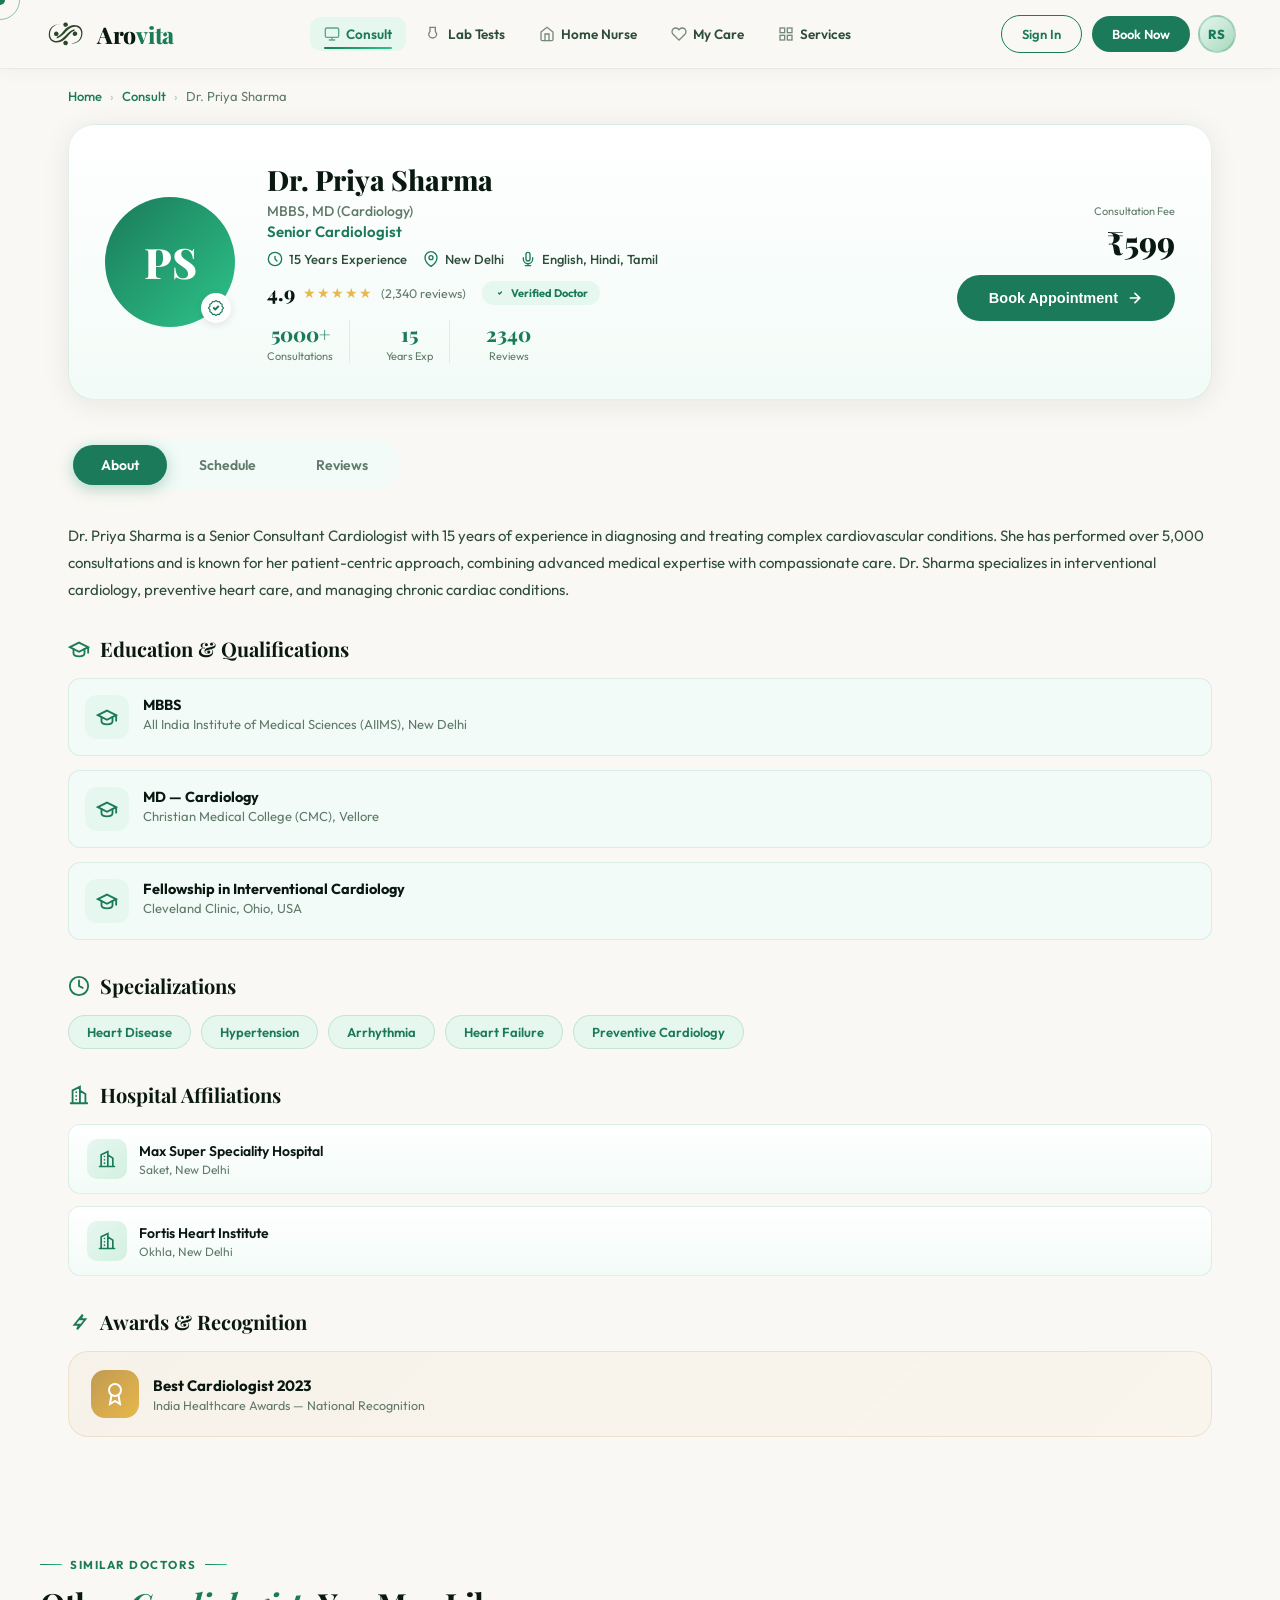
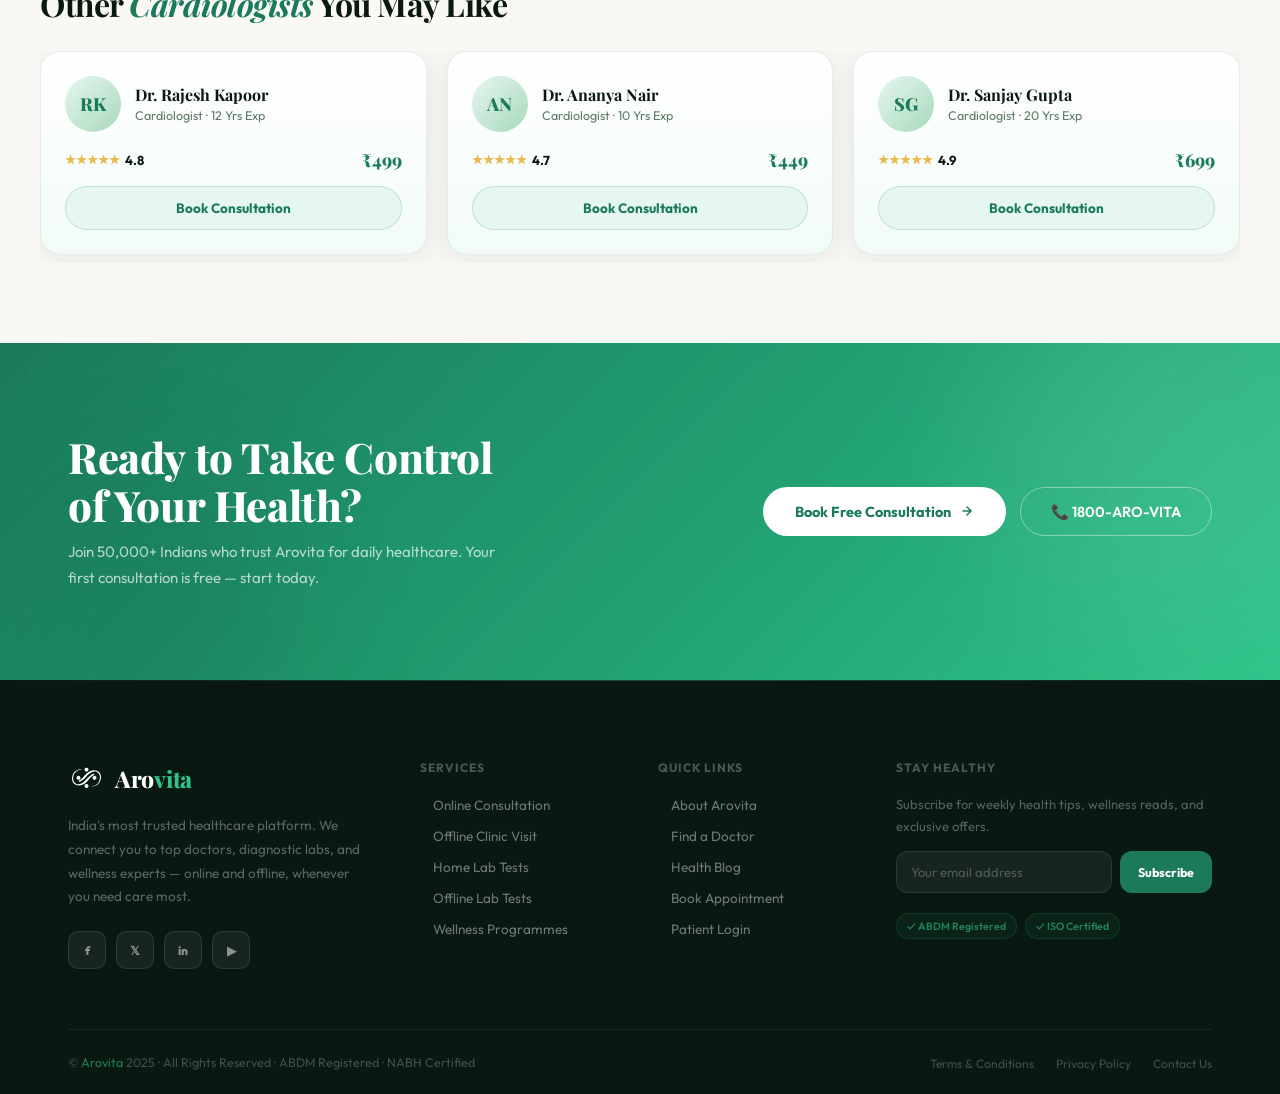
<file: doctor.html>
<!DOCTYPE html>
<html lang="en">
<head>
<meta charset="UTF-8">
<meta name="viewport" content="width=device-width, initial-scale=1.0">
<title>Dr. Priya Sharma — Arovita Healthcare</title>
<link href="https://fonts.googleapis.com/css2?family=Playfair+Display:ital,wght@0,400;0,700;0,800;1,400;1,700&family=Outfit:wght@300;400;500;600;700;800&display=swap" rel="stylesheet">
<style>
*,*::before,*::after{box-sizing:border-box;margin:0;padding:0}
:root{
  --g:#1A7A5A;--gm:#22A374;--gl:#2EC48A;--gp:#E6F7F0;--gxp:#F2FBF7;
  --dark:#091810;--dark2:#0D2118;--ink:#162820;--ink2:#2E4D3A;--muted:#607A6A;--hint:#A8C8B8;
  --cream:#FAF8F4;--white:#fff;--gold:#C09A52;--gold2:#E8B84B;
  --border:rgba(26,122,90,0.11);--border2:rgba(26,122,90,0.22);
  --sh:0 4px 28px rgba(9,24,16,0.08);--sh-lg:0 18px 56px rgba(9,24,16,0.13);
  --r:12px;--rl:20px;--rx:26px;
}
html{scroll-behavior:smooth}
body{font-family:'Outfit',sans-serif;background:var(--cream);color:var(--ink);overflow-x:hidden;cursor:none}

.cursor{position:fixed;width:10px;height:10px;background:var(--g);border-radius:50%;pointer-events:none;z-index:9999;transform:translate(-50%,-50%);transition:transform .08s ease,width .25s,height .25s,background .25s}
.cursor-ring{position:fixed;width:40px;height:40px;border:1.5px solid rgba(26,122,90,.45);border-radius:50%;pointer-events:none;z-index:9998;transform:translate(-50%,-50%);transition:transform .18s ease,opacity .2s}
body:has(a:hover) .cursor,.cursor.hovered{width:18px;height:18px;background:var(--gl)}
body:has(a:hover) .cursor-ring,.cursor-ring.hovered{width:60px;height:60px;border-color:var(--gl);opacity:.5}
a,button{cursor:none}
a{text-decoration:none;color:inherit}
::-webkit-scrollbar{width:4px}::-webkit-scrollbar-thumb{background:linear-gradient(var(--gm),var(--gl));border-radius:4px}
.container{max-width:1200px;margin:0 auto;padding:0 28px}

.sec-label{display:inline-flex;align-items:center;gap:8px;font-size:11.5px;font-weight:700;color:var(--g);text-transform:uppercase;letter-spacing:1.5px;margin-bottom:14px}
.sec-label::before,.sec-label::after{content:'';width:22px;height:1.5px;background:linear-gradient(90deg,var(--g),var(--gl));border-radius:2px}
.sec-title{font-family:'Playfair Display',serif;font-size:42px;font-weight:700;line-height:1.15;color:var(--dark);letter-spacing:-0.5px}
.sec-title em{font-style:italic;color:var(--g);position:relative}

.btn-green{display:inline-flex;align-items:center;gap:9px;background:var(--g);color:#fff;padding:15px 32px;border-radius:50px;font-size:14.5px;font-weight:600;border:none;cursor:none;transition:all .25s;position:relative;overflow:hidden}
.btn-green::before{content:'';position:absolute;inset:0;background:linear-gradient(135deg,transparent 30%,rgba(255,255,255,.12) 50%,transparent 70%);transform:translateX(-100%);transition:transform .5s}
.btn-green:hover::before{transform:translateX(100%)}
.btn-green:hover{background:var(--gm);transform:translateY(-2px);box-shadow:0 12px 32px rgba(26,122,90,.42)}
.btn-outline{display:inline-flex;align-items:center;gap:8px;background:transparent;color:var(--g);border:1.5px solid var(--g);padding:14px 30px;border-radius:50px;font-size:14.5px;font-weight:600;cursor:none;transition:all .25s}
.btn-outline:hover{background:var(--gp);transform:translateY(-2px)}

.fu{opacity:0;transform:translateY(32px);transition:opacity .7s cubic-bezier(.16,1,.3,1),transform .7s cubic-bezier(.16,1,.3,1)}
.fu.vis{opacity:1;transform:none}
.fu.d1{transition-delay:.08s}.fu.d2{transition-delay:.17s}.fu.d3{transition-delay:.26s}.fu.d4{transition-delay:.35s}.fu.d5{transition-delay:.44s}

/* ===================== NAVBAR ===================== */
.navbar{position:fixed;top:0;left:0;right:0;z-index:1000;transition:all .35s;background:rgba(250,248,244,.85);backdrop-filter:blur(16px);-webkit-backdrop-filter:blur(16px);box-shadow:0 1px 20px rgba(9,24,16,.05),0 1px 0 rgba(26,122,90,.06)}
.navbar.sc{background:rgba(250,248,244,.97);backdrop-filter:blur(24px);-webkit-backdrop-filter:blur(24px);box-shadow:0 4px 32px rgba(9,24,16,.09),0 1px 0 rgba(26,122,90,.1)}
.nav-in{display:flex;align-items:center;justify-content:space-between;height:68px;padding:0 44px;max-width:1400px;margin:0 auto}
.nav-logo{display:flex;align-items:center;gap:11px;text-decoration:none}
.logo-svg-wrap{width:42px;height:42px;display:flex;align-items:center;justify-content:center}
.logo-svg-wrap img{width:100%;height:100%;object-fit:contain}
.nav-brand{font-family:'Playfair Display',serif;font-size:23px;font-weight:800;color:var(--dark);letter-spacing:-.3px}
.nav-brand span{color:var(--g)}
.nav-links{display:flex;align-items:center;gap:6px}
.nav-a{font-size:13.5px;font-weight:600;color:var(--ink2);transition:all .22s;position:relative;padding:8px 14px;border-radius:10px;display:inline-flex;align-items:center;gap:6px;text-decoration:none}
.nav-a svg{width:16px;height:16px;stroke:currentColor;fill:none;stroke-width:2;stroke-linecap:round;flex-shrink:0;opacity:.65;transition:opacity .22s}
.nav-a:hover svg{opacity:1}
.nav-a::after{content:'';position:absolute;bottom:2px;left:14px;right:14px;height:2px;background:linear-gradient(90deg,var(--g),var(--gl));transform:scaleX(0);transform-origin:left;transition:transform .25s cubic-bezier(.16,1,.3,1);border-radius:2px}
.nav-a:hover{color:var(--g);background:rgba(26,122,90,.04)}.nav-a:hover::after{transform:scaleX(1)}
.nav-a.active{color:var(--g);background:var(--gp)}.nav-a.active::after{transform:scaleX(1)}
.nav-right{display:flex;align-items:center;gap:8px}
.nav-profile{width:38px;height:38px;border-radius:50%;background:linear-gradient(135deg,var(--gp),#A8D8BC);display:flex;align-items:center;justify-content:center;font-size:13px;font-weight:800;color:var(--g);border:2px solid var(--border2);cursor:none;transition:all .22s;flex-shrink:0;text-decoration:none}
.nav-profile:hover{border-color:var(--g);transform:scale(1.08);box-shadow:0 4px 16px rgba(26,122,90,.2)}
.nav-cta{display:flex;align-items:center;gap:10px}

/* Hamburger */
.hamburger{display:none;flex-direction:column;gap:5px;background:none;border:none;padding:8px;cursor:none}
.hamburger span{width:24px;height:2px;background:var(--dark);border-radius:2px;transition:all .3s}
.hamburger.active span:nth-child(1){transform:rotate(45deg) translate(5px,5px)}
.hamburger.active span:nth-child(2){opacity:0}
.hamburger.active span:nth-child(3){transform:rotate(-45deg) translate(5px,-5px)}

.mob-menu{position:fixed;top:68px;left:0;right:0;background:rgba(250,248,244,.98);backdrop-filter:blur(20px);-webkit-backdrop-filter:blur(20px);padding:20px 28px 28px;display:flex;flex-direction:column;gap:8px;transform:translateY(-120%);opacity:0;transition:all .35s cubic-bezier(.16,1,.3,1);z-index:999;border-bottom:1px solid var(--border);box-shadow:0 12px 40px rgba(9,24,16,.08)}
.mob-menu.open{transform:none;opacity:1}
.mob-menu a{font-size:15px;font-weight:500;color:var(--ink2);padding:12px 0;border-bottom:1px solid var(--border);transition:color .18s}
.mob-menu a:hover{color:var(--g)}
.mob-menu .mob-cta{display:flex;gap:10px;margin-top:10px;padding-top:10px;border-top:none;border-bottom:none}
.mm-label{font-size:10px;font-weight:700;text-transform:uppercase;letter-spacing:1.2px;color:var(--hint);padding:8px 16px 4px;margin-top:6px}

/* ===================== BREADCRUMB ===================== */
.breadcrumb{padding-top:88px;padding-bottom:20px}
.bread-list{display:flex;align-items:center;gap:8px;font-size:13px;color:var(--muted);flex-wrap:wrap}
.bread-list a{color:var(--g);font-weight:500;transition:color .18s}
.bread-list a:hover{color:var(--gm)}
.bread-sep{color:var(--hint)}

/* ===================== DOCTOR HERO ===================== */
.doc-hero{padding-bottom:40px}
.doc-card{background:linear-gradient(180deg,#fff 0%,var(--gxp) 100%);border-radius:var(--rx);box-shadow:var(--sh);border:1px solid var(--border);padding:36px;display:grid;grid-template-columns:auto 1fr auto;gap:32px;align-items:center}
.doc-avatar{width:130px;height:130px;border-radius:50%;background:linear-gradient(135deg,var(--g),var(--gl));display:flex;align-items:center;justify-content:center;font-family:'Playfair Display',serif;font-size:42px;font-weight:800;color:white;position:relative;flex-shrink:0}
.doc-verified-badge{position:absolute;bottom:4px;right:4px;width:30px;height:30px;background:var(--white);border-radius:50%;display:flex;align-items:center;justify-content:center;box-shadow:0 2px 8px rgba(0,0,0,.1)}
.doc-info h1{font-family:'Playfair Display',serif;font-size:28px;font-weight:800;color:var(--dark);margin-bottom:4px}
.doc-info .doc-degree{font-size:14px;color:var(--muted);font-weight:500;margin-bottom:2px}
.doc-info .doc-specialty{font-size:15px;font-weight:600;color:var(--g);margin-bottom:10px}
.doc-meta{display:flex;flex-wrap:wrap;gap:16px;align-items:center;margin-bottom:12px}
.doc-meta-item{display:flex;align-items:center;gap:6px;font-size:13px;color:var(--ink2);font-weight:500}
.doc-meta-item svg{color:var(--g);flex-shrink:0}
.doc-rating{display:flex;align-items:center;gap:8px;margin-bottom:14px}
.doc-rating .stars{color:var(--gold2);font-size:14px;letter-spacing:1px}
.doc-rating .score{font-family:'Playfair Display',serif;font-size:20px;font-weight:800;color:var(--dark)}
.doc-rating .count{font-size:12.5px;color:var(--muted)}
.doc-verified-tag{display:inline-flex;align-items:center;gap:5px;font-size:11px;font-weight:700;color:var(--g);background:var(--gp);padding:5px 12px;border-radius:20px;margin-left:8px}
.doc-stats-row{display:flex;gap:20px;flex-wrap:wrap}
.doc-stat{text-align:center;padding:0 16px;border-right:1px solid var(--border);display:flex;flex-direction:column;align-items:center}
.doc-stat:last-child{border-right:none;padding-right:0}
.doc-stat:first-child{padding-left:0}
.doc-stat-num{font-family:'Playfair Display',serif;font-size:20px;font-weight:800;color:var(--g)}
.doc-stat-lbl{font-size:11px;color:var(--muted);margin-top:2px;white-space:nowrap}
.doc-book-col{display:flex;flex-direction:column;align-items:flex-end;gap:12px;flex-shrink:0}
.doc-fee{text-align:right}
.doc-fee .label{font-size:11px;color:var(--muted);margin-bottom:2px}
.doc-fee .amount{font-family:'Playfair Display',serif;font-size:32px;font-weight:800;color:var(--dark)}

/* ===================== TABS ===================== */
.tab-nav{display:flex;gap:4px;background:var(--gxp);border-radius:50px;padding:5px;margin-bottom:32px;width:fit-content}
.tab-btn{padding:11px 28px;border-radius:50px;font-size:14px;font-weight:600;color:var(--muted);cursor:none;transition:all .25s;border:none;background:none;font-family:'Outfit',sans-serif}
.tab-btn.active{background:var(--g);color:white;box-shadow:0 4px 16px rgba(26,122,90,.3)}
.tab-btn:hover:not(.active){color:var(--g);background:rgba(26,122,90,.06)}
.tab-panel{display:none}
.tab-panel.active{display:block}

/* ===================== ABOUT TAB ===================== */
.doc-bio{font-size:15px;color:var(--ink2);line-height:1.8;margin-bottom:32px}
.doc-section-title{font-family:'Playfair Display',serif;font-size:20px;font-weight:700;color:var(--dark);margin-bottom:16px;display:flex;align-items:center;gap:10px}
.doc-section-title svg{color:var(--g)}
.edu-list{list-style:none;display:flex;flex-direction:column;gap:14px;margin-bottom:32px}
.edu-item{display:flex;align-items:flex-start;gap:14px;padding:16px;background:var(--gxp);border-radius:var(--r);border:1px solid var(--border);transition:all .25s}
.edu-item:hover{box-shadow:var(--sh);border-color:var(--border2);transform:translateX(4px)}
.edu-icon{width:44px;height:44px;background:var(--gp);border-radius:12px;display:flex;align-items:center;justify-content:center;flex-shrink:0}
.edu-degree{font-weight:700;font-size:14.5px;color:var(--dark)}
.edu-school{font-size:13px;color:var(--muted);margin-top:2px}
.spec-chips{display:flex;flex-wrap:wrap;gap:10px;margin-bottom:32px}
.spec-chip{padding:8px 18px;border-radius:50px;font-size:13px;font-weight:600;color:var(--g);background:var(--gp);border:1px solid rgba(26,122,90,.15);transition:all .22s}
.spec-chip:hover{background:var(--g);color:white;transform:translateY(-2px);box-shadow:0 6px 20px rgba(26,122,90,.25)}
.hosp-list{list-style:none;display:flex;flex-direction:column;gap:12px;margin-bottom:32px}
.hosp-item{display:flex;align-items:center;gap:12px;padding:14px 18px;background:linear-gradient(180deg,#fff 0%,var(--gxp) 100%);border-radius:var(--r);border:1px solid var(--border);transition:all .25s}
.hosp-item:hover{box-shadow:var(--sh);border-color:var(--border2)}
.hosp-ic{width:40px;height:40px;background:linear-gradient(135deg,var(--gp),#d4f0e2);border-radius:10px;display:flex;align-items:center;justify-content:center;flex-shrink:0}
.hosp-name{font-weight:600;font-size:14px;color:var(--dark)}
.hosp-loc{font-size:12px;color:var(--muted);margin-top:2px}
.award-card{display:flex;align-items:center;gap:14px;padding:18px 22px;background:linear-gradient(135deg,rgba(192,154,82,.06),rgba(232,184,75,.04));border:1px solid rgba(192,154,82,.2);border-radius:var(--rl);margin-bottom:32px}
.award-ic{width:48px;height:48px;background:linear-gradient(135deg,var(--gold),var(--gold2));border-radius:14px;display:flex;align-items:center;justify-content:center;flex-shrink:0}
.award-title{font-weight:700;font-size:15px;color:var(--dark)}
.award-sub{font-size:12.5px;color:var(--muted);margin-top:2px}

/* ===================== SCHEDULE TAB ===================== */
.date-strip{display:flex;gap:10px;overflow-x:auto;padding-bottom:8px;margin-bottom:28px;-ms-overflow-style:none;scrollbar-width:none}
.date-strip::-webkit-scrollbar{display:none}
.date-card{min-width:76px;padding:14px 10px;border-radius:var(--r);text-align:center;border:1.5px solid var(--border);background:white;cursor:none;transition:all .22s;flex-shrink:0}
.date-card:hover{border-color:var(--border2);box-shadow:var(--sh)}
.date-card.active{background:var(--g);border-color:var(--g);color:white}
.date-card.active .date-day,.date-card.active .date-num,.date-card.active .date-mon{color:white}
.date-day{font-size:11px;font-weight:600;color:var(--muted);text-transform:uppercase;letter-spacing:.5px}
.date-num{font-family:'Playfair Display',serif;font-size:22px;font-weight:800;color:var(--dark);line-height:1.4}
.date-mon{font-size:11px;color:var(--muted);font-weight:500}
.slot-group{margin-bottom:24px}
.slot-group-title{font-size:13px;font-weight:700;color:var(--muted);text-transform:uppercase;letter-spacing:.8px;margin-bottom:12px;display:flex;align-items:center;gap:8px}
.slot-group-title svg{color:var(--g)}
.slot-grid{display:flex;flex-wrap:wrap;gap:10px}
.slot-pill{padding:10px 20px;border-radius:50px;font-size:13.5px;font-weight:600;border:1.5px solid var(--border2);color:var(--g);background:white;cursor:none;transition:all .22s;position:relative}
.slot-pill:hover:not(.booked){background:var(--gp);border-color:var(--g);transform:translateY(-2px);box-shadow:0 4px 14px rgba(26,122,90,.15)}
.slot-pill.selected{background:var(--g);color:white;border-color:var(--g);box-shadow:0 6px 20px rgba(26,122,90,.3)}
.slot-pill.booked{color:var(--hint);border-color:var(--border);background:var(--gxp);cursor:not-allowed;opacity:.5;pointer-events:none}
.consult-toggle{display:flex;gap:4px;background:var(--gxp);border-radius:50px;padding:5px;margin:28px 0}
.consult-opt{display:flex;align-items:center;gap:7px;padding:10px 22px;border-radius:50px;font-size:13.5px;font-weight:600;color:var(--muted);cursor:none;transition:all .25s;border:none;background:none;font-family:'Outfit',sans-serif}
.consult-opt.active{background:var(--g);color:white;box-shadow:0 4px 16px rgba(26,122,90,.3)}
.consult-opt svg{width:18px;height:18px}
.continue-btn{margin-top:24px}

/* ===================== BOOKING REVIEW ===================== */
.booking-panel{background:linear-gradient(180deg,var(--gxp) 0%,#fff 30%,#fff 70%,var(--cream) 100%);border-radius:var(--rx);box-shadow:var(--sh-lg);border:1px solid var(--border);padding:32px;margin-top:32px;animation:slideUp .4s cubic-bezier(.16,1,.3,1)}
@keyframes slideUp{from{opacity:0;transform:translateY(24px)}to{opacity:1;transform:none}}
.booking-panel .bp-title{font-family:'Playfair Display',serif;font-size:22px;font-weight:700;color:var(--dark);margin-bottom:22px;display:flex;align-items:center;gap:10px}
.bp-summary{background:var(--gxp);border-radius:var(--rl);padding:22px;margin-bottom:22px;display:grid;grid-template-columns:1fr 1fr;gap:14px}
.bp-item{display:flex;flex-direction:column;gap:3px}
.bp-item .bp-label{font-size:11px;color:var(--muted);font-weight:600;text-transform:uppercase;letter-spacing:.5px}
.bp-item .bp-value{font-size:14.5px;font-weight:700;color:var(--dark)}
.bp-fees{margin-bottom:22px}
.bp-fee-row{display:flex;justify-content:space-between;align-items:center;padding:10px 0;border-bottom:1px solid var(--border);font-size:14px}
.bp-fee-row:last-child{border-bottom:none;font-weight:700;color:var(--dark);font-size:15px;padding-top:14px}
.bp-fee-row .fee-label{color:var(--ink2)}
.bp-fee-row .fee-val{font-weight:600;color:var(--dark)}
.bp-fee-row:last-child .fee-val{font-family:'Playfair Display',serif;font-size:20px;font-weight:800;color:var(--g)}
.promo-row{display:flex;gap:10px;margin-bottom:22px}
.promo-input{flex:1;background:var(--gxp);border:1.5px solid var(--border);border-radius:var(--r);padding:12px 16px;font-size:13.5px;font-family:'Outfit',sans-serif;color:var(--ink);outline:none;transition:border .2s}
.promo-input::placeholder{color:var(--hint)}
.promo-input:focus{border-color:var(--g)}
.promo-btn{background:white;border:1.5px solid var(--g);color:var(--g);border-radius:var(--r);padding:12px 20px;font-size:13px;font-weight:700;cursor:none;font-family:'Outfit',sans-serif;transition:all .22s}
.promo-btn:hover{background:var(--gp)}
.pay-methods{display:flex;gap:10px;margin-bottom:22px;flex-wrap:wrap}
.pay-method{display:flex;align-items:center;gap:8px;padding:12px 18px;border-radius:var(--r);border:1.5px solid var(--border);cursor:none;transition:all .22s;font-size:13px;font-weight:600;color:var(--ink2);background:white}
.pay-method:hover,.pay-method.active{border-color:var(--g);background:var(--gp);color:var(--g)}
.pay-method svg{width:20px;height:20px}
.bp-terms{font-size:12px;color:var(--muted);margin-top:16px;line-height:1.6}
.bp-terms a{color:var(--g);font-weight:600}

/* ===================== REVIEWS TAB ===================== */
.reviews-layout{display:grid;grid-template-columns:280px 1fr;gap:32px;align-items:start}
.review-summary{background:linear-gradient(180deg,#fff 0%,var(--gxp) 100%);border-radius:var(--rl);padding:28px;border:1px solid var(--border);box-shadow:var(--sh);position:sticky;top:100px}
.review-big{text-align:center;margin-bottom:20px}
.review-big-num{font-family:'Playfair Display',serif;font-size:56px;font-weight:800;color:var(--dark);line-height:1}
.review-big-stars{color:var(--gold2);font-size:16px;letter-spacing:2px;margin-top:6px;display:block}
.review-big-count{font-size:12.5px;color:var(--muted);margin-top:4px}
.rbar{display:flex;align-items:center;gap:8px;font-size:12px;color:var(--muted);margin-bottom:8px}
.rbar-stars{width:22px;text-align:right;font-weight:700;flex-shrink:0}
.rbar-track{flex:1;height:6px;background:rgba(0,0,0,.06);border-radius:3px;overflow:hidden}
.rbar-fill{height:100%;background:linear-gradient(90deg,var(--gold),var(--gold2));border-radius:3px;transition:width .8s cubic-bezier(.16,1,.3,1)}
.rbar-pct{width:32px;text-align:right;flex-shrink:0;font-weight:600}
.filter-pills{display:flex;gap:8px;margin-bottom:24px;flex-wrap:wrap}
.filter-pill{padding:8px 18px;border-radius:50px;font-size:13px;font-weight:600;border:1.5px solid var(--border);color:var(--muted);cursor:none;transition:all .22s;background:white}
.filter-pill.active{background:var(--g);color:white;border-color:var(--g)}
.filter-pill:hover:not(.active){border-color:var(--border2);color:var(--g)}
.review-card{background:linear-gradient(180deg,var(--gxp) 0%,#fff 30%,#fff 70%,var(--cream) 100%);border-radius:var(--rl);padding:24px;border:1px solid var(--border);box-shadow:var(--sh);margin-bottom:16px;transition:all .25s;position:relative;overflow:hidden}
.review-card::before{content:'';position:absolute;left:0;top:0;bottom:0;width:3px;background:linear-gradient(var(--g),var(--gl));border-radius:3px 0 0 3px;transform:scaleY(0);transform-origin:top;transition:transform .35s cubic-bezier(.16,1,.3,1)}
.review-card:hover{box-shadow:var(--sh-lg);border-color:var(--border2)}
.review-card:hover::before{transform:scaleY(1)}
.rev-header{display:flex;align-items:center;gap:12px;margin-bottom:12px}
.rev-av{width:42px;height:42px;border-radius:50%;background:linear-gradient(135deg,var(--gp),#A8D8BC);display:flex;align-items:center;justify-content:center;font-weight:800;font-size:15px;color:var(--g);flex-shrink:0}
.rev-name{font-weight:700;font-size:14px;color:var(--dark)}
.rev-date{font-size:11.5px;color:var(--muted);margin-top:1px}
.rev-verified{display:inline-flex;align-items:center;gap:4px;font-size:10px;font-weight:700;color:var(--g);background:var(--gp);padding:3px 8px;border-radius:20px;margin-left:auto;flex-shrink:0}
.rev-stars{color:var(--gold2);font-size:13px;letter-spacing:1.5px;margin-bottom:10px}
.rev-text{font-size:14px;color:var(--ink2);line-height:1.72}
.load-more-btn{display:flex;align-items:center;justify-content:center;gap:8px;width:100%;padding:14px;border-radius:var(--r);border:1.5px solid var(--border2);background:white;color:var(--g);font-size:14px;font-weight:600;cursor:none;transition:all .22s;font-family:'Outfit',sans-serif;margin-top:8px}
.load-more-btn:hover{background:var(--gp);border-color:var(--g)}

/* ===================== SIMILAR DOCTORS ===================== */
.similar{padding:60px 0 80px}
.similar-scroll{display:flex;gap:20px;overflow-x:auto;padding-bottom:8px;-ms-overflow-style:none;scrollbar-width:none}
.similar-scroll::-webkit-scrollbar{display:none}
.sim-card{min-width:280px;flex:1;background:linear-gradient(180deg,#fff 0%,var(--gxp) 100%);border-radius:var(--rl);padding:24px;border:1px solid var(--border);box-shadow:var(--sh);transition:all .3s;cursor:none}
.sim-card:hover{transform:translateY(-6px);box-shadow:var(--sh-lg);border-color:var(--border2)}
.sim-top{display:flex;align-items:center;gap:14px;margin-bottom:16px}
.sim-av{width:56px;height:56px;border-radius:50%;background:linear-gradient(135deg,var(--gp),#A8D8BC);display:flex;align-items:center;justify-content:center;font-family:'Playfair Display',serif;font-size:18px;font-weight:800;color:var(--g);flex-shrink:0}
.sim-name{font-family:'Playfair Display',serif;font-size:16px;font-weight:700;color:var(--dark)}
.sim-spec{font-size:12.5px;color:var(--muted);margin-top:2px}
.sim-row{display:flex;align-items:center;justify-content:space-between;margin-bottom:14px}
.sim-rating{display:flex;align-items:center;gap:5px;font-size:13px;font-weight:700;color:var(--dark)}
.sim-rating .stars{color:var(--gold2);font-size:12px}
.sim-fee{font-family:'Playfair Display',serif;font-size:18px;font-weight:800;color:var(--g)}
.sim-book{width:100%;padding:12px;border-radius:50px;background:var(--gp);color:var(--g);border:1.5px solid rgba(26,122,90,.18);font-size:13.5px;font-weight:700;cursor:none;transition:all .22s;font-family:'Outfit',sans-serif}
.sim-book:hover{background:var(--g);color:white;box-shadow:0 8px 24px rgba(26,122,90,.3)}

/* ===================== CTA BANNER ===================== */
.appt{padding:90px 0;background:linear-gradient(135deg,var(--g) 0%,var(--gm) 60%,var(--gl) 100%);position:relative;overflow:hidden}
.appt::before{content:'';position:absolute;inset:0;background:url("data:image/svg+xml,%3Csvg width='60' height='60' xmlns='http://www.w3.org/2000/svg'%3E%3Ccircle cx='30' cy='30' r='1' fill='rgba(255,255,255,0.08)'/%3E%3C/svg%3E");background-size:60px 60px}
.appt-orb{position:absolute;border-radius:50%;filter:blur(70px);pointer-events:none}
.aorb1{width:400px;height:400px;background:rgba(255,255,255,.08);top:-100px;right:-100px;animation:morph-orb 12s ease-in-out infinite}
.aorb2{width:300px;height:300px;background:rgba(0,0,0,.06);bottom:-100px;left:0;animation:morph-orb 15s ease-in-out 4s infinite}
@keyframes morph-orb{0%,100%{transform:scale(1) translate(0,0)}33%{transform:scale(1.15) translate(30px,-30px)}66%{transform:scale(.9) translate(-20px,20px)}}
.appt-in{display:flex;align-items:center;justify-content:space-between;gap:40px;position:relative;z-index:1;flex-wrap:wrap}
.appt-h{font-family:'Playfair Display',serif;font-size:42px;font-weight:800;color:white;line-height:1.15;letter-spacing:-.4px}
.appt-p{font-size:15px;color:rgba(255,255,255,.68);margin-top:10px;max-width:440px;line-height:1.7}
.appt-actions{display:flex;gap:14px;flex-shrink:0;align-items:center}
.btn-white{display:inline-flex;align-items:center;gap:9px;background:white;color:var(--g);padding:15px 32px;border-radius:50px;font-size:14.5px;font-weight:700;transition:all .25s;cursor:none;border:none}
.btn-white:hover{transform:translateY(-2px);box-shadow:0 12px 30px rgba(0,0,0,.18)}
.btn-white-outline{display:inline-flex;align-items:center;gap:9px;background:transparent;color:white;padding:14px 30px;border-radius:50px;font-size:14.5px;font-weight:600;border:1.5px solid rgba(255,255,255,.4);transition:all .25s;cursor:none}
.btn-white-outline:hover{background:rgba(255,255,255,.1);border-color:rgba(255,255,255,.7);transform:translateY(-2px)}

/* ===================== FOOTER ===================== */
.footer{padding:80px 0 0;background:var(--dark);position:relative;overflow:hidden}
.footer::before{content:'';position:absolute;top:0;left:0;right:0;height:1px;background:linear-gradient(90deg,transparent,rgba(46,196,138,.3) 40%,rgba(46,196,138,.3) 60%,transparent)}
.footer-grid{display:grid;grid-template-columns:1.6fr 1fr 1fr 1.4fr;gap:48px;margin-bottom:60px}
.footer-logo{display:flex;align-items:center;gap:11px;margin-bottom:18px}
.footer-brand{font-family:'Playfair Display',serif;font-size:23px;font-weight:800;color:white;letter-spacing:-.3px}
.footer-brand span{color:var(--gl)}
.footer-desc{font-size:13.5px;color:rgba(255,255,255,.34);line-height:1.76;margin-bottom:22px}
.footer-social{display:flex;gap:10px}
.fsb{width:38px;height:38px;border-radius:10px;background:rgba(255,255,255,.06);border:1px solid rgba(255,255,255,.1);display:flex;align-items:center;justify-content:center;font-size:12px;font-weight:800;color:rgba(255,255,255,.5);cursor:none;transition:all .22s}
.fsb:hover{background:var(--g);color:white;border-color:var(--g);transform:translateY(-3px)}
.footer-h{font-size:12px;font-weight:700;text-transform:uppercase;letter-spacing:1px;color:rgba(255,255,255,.28);margin-bottom:18px}
.footer-links{list-style:none;display:flex;flex-direction:column;gap:10px}
.footer-links a{font-size:13.5px;color:rgba(255,255,255,.42);transition:color .18s;display:inline-flex;align-items:center;gap:6px}
.footer-links a::before{content:'→';font-size:11px;opacity:0;transform:translateX(-8px);transition:all .2s}
.footer-links a:hover{color:rgba(255,255,255,.8)}.footer-links a:hover::before{opacity:1;transform:none}
.nl-form{display:flex;gap:8px}
.nl-input{flex:1;background:rgba(255,255,255,.06);border:1px solid rgba(255,255,255,.1);border-radius:12px;padding:12px 14px;color:white;font-size:13px;font-family:'Outfit',sans-serif;outline:none;transition:border .2s}
.nl-input::placeholder{color:rgba(255,255,255,.25)}
.nl-input:focus{border-color:var(--g)}
.nl-btn{background:var(--g);color:white;border:none;border-radius:12px;padding:12px 18px;font-size:12.5px;font-weight:700;cursor:none;transition:all .22s;font-family:'Outfit',sans-serif;white-space:nowrap}
.nl-btn:hover{background:var(--gm)}
.footer-bottom{border-top:1px solid rgba(255,255,255,.07);padding:22px 0;display:flex;align-items:center;justify-content:space-between;flex-wrap:wrap;gap:12px}
.footer-copy{font-size:12.5px;color:rgba(255,255,255,.24)}
.footer-copy a{color:rgba(46,196,138,.6);transition:color .18s}.footer-copy a:hover{color:var(--gl)}
.footer-links2{list-style:none;display:flex;gap:22px}
.footer-links2 a{font-size:12px;color:rgba(255,255,255,.24);transition:color .18s}.footer-links2 a:hover{color:rgba(255,255,255,.6)}

/* SCROLL TOP */
.stb{position:fixed;bottom:28px;right:28px;width:48px;height:48px;border-radius:50%;background:linear-gradient(135deg,var(--g),var(--gl));display:flex;align-items:center;justify-content:center;cursor:none;opacity:0;transform:translateY(20px) scale(.8);transition:all .3s;z-index:999;box-shadow:0 6px 20px rgba(26,122,90,.4)}
.stb.show{opacity:1;transform:none}
.stb:hover{transform:translateY(-3px) scale(1.08);box-shadow:0 10px 28px rgba(26,122,90,.5)}
.stb svg{width:20px;height:20px}

/* ===================== RESPONSIVE ===================== */
@media(hover:none){body{cursor:auto}.cursor,.cursor-ring{display:none}a,button{cursor:pointer}}

@media(max-width:900px){
  .nav-links,.nav-cta,.nav-profile{display:none}
  .hamburger{display:flex}
  .nav-in{padding:0 20px;height:62px}
  .navbar{box-shadow:0 1px 16px rgba(9,24,16,.06),0 1px 0 rgba(26,122,90,.06)}
  .container{padding:0 22px}
  .sec-title{font-size:34px}
  .btn-green{padding:13px 26px;font-size:13.5px;gap:8px}
  .btn-outline{padding:12px 24px;font-size:13.5px}
  .breadcrumb{padding-top:82px}
  .doc-card{grid-template-columns:1fr;text-align:center;gap:20px;padding:28px}
  .doc-avatar{margin:0 auto;width:110px;height:110px}
  .doc-meta{justify-content:center}
  .doc-rating{justify-content:center}
  .doc-stats-row{justify-content:center}
  .doc-book-col{align-items:center}
  .doc-fee{text-align:center}
  .tab-nav{width:100%;overflow-x:auto;-webkit-overflow-scrolling:touch;scrollbar-width:none;padding:4px}
  .tab-nav::-webkit-scrollbar{display:none}
  .reviews-layout{grid-template-columns:1fr}
  .review-summary{position:static}
  .slot-grid{gap:8px}
  .slot-pill{padding:9px 16px;font-size:12.5px}
  .consult-toggle{flex-wrap:wrap}
  .consult-opt{padding:9px 18px;font-size:12.5px}
  .similar-scroll{gap:16px}
  .sim-card{min-width:260px}
  .bp-summary{grid-template-columns:1fr 1fr}
  .appt{padding:70px 0}
  .appt-h{font-size:32px}
  .appt-in{justify-content:center;text-align:center;flex-direction:column}
  .appt-p{margin-left:auto;margin-right:auto}
  .appt-actions{justify-content:center}
  .footer{padding:56px 0 0}
  .footer-grid{grid-template-columns:1fr 1fr;gap:32px;margin-bottom:40px}
  .footer-brand{font-size:20px}
  .footer-desc{font-size:12.5px}
  .footer-h{font-size:11px}
  .footer-links a{font-size:12.5px}
  .footer-bottom{padding:18px 0;gap:10px}
  .footer-copy{font-size:11.5px}
  .footer-links2{gap:16px}
  .footer-links2 a{font-size:11px}
}
@media(max-width:600px){
  .container{padding:0 18px}
  .nav-in{padding:0 16px;height:58px}
  .nav-brand{font-size:20px}
  .logo-svg-wrap{width:36px;height:36px}
  .sec-title{font-size:28px;letter-spacing:-.3px}
  .btn-green{padding:12px 22px;font-size:13px}
  .btn-outline{padding:11px 20px;font-size:13px}
  .breadcrumb{padding-top:76px;padding-bottom:14px}
  .bread-list{font-size:12px}
  .doc-card{padding:20px 16px}
  .doc-avatar{width:90px;height:90px;font-size:32px}
  .doc-info h1{font-size:22px}
  .doc-info .doc-specialty{font-size:14px}
  .doc-info .doc-degree{font-size:13px}
  .doc-meta{gap:10px}
  .doc-meta-item{font-size:12px}
  .doc-fee .amount{font-size:26px}
  .doc-stats-row{gap:14px}
  .doc-stat-num{font-size:18px}
  .doc-stat-lbl{font-size:10px}
  .tab-nav{width:100%;justify-content:stretch}
  .tab-btn{padding:9px 16px;font-size:12.5px;flex:1;text-align:center}
  .date-strip{gap:8px}
  .date-card{min-width:60px;padding:10px 6px}
  .date-num{font-size:18px}
  .date-day{font-size:10px}
  .date-mon{font-size:10px}
  .slot-pill{padding:8px 12px;font-size:11.5px}
  .slot-grid{gap:6px}
  .slot-group-title{font-size:12px}
  .consult-toggle{gap:4px;padding:4px}
  .consult-opt{padding:8px 14px;font-size:12px;gap:5px}
  .consult-opt svg{width:15px;height:15px}
  .doc-section-title{font-size:18px}
  .doc-bio{font-size:14px}
  .edu-item{padding:14px;gap:12px}
  .edu-icon{width:38px;height:38px}
  .edu-degree{font-size:13.5px}
  .edu-school{font-size:12px}
  .spec-chips{gap:8px}
  .spec-chip{padding:6px 14px;font-size:12px}
  .hosp-item{padding:12px 14px}
  .award-card{padding:16px 18px;flex-direction:column;text-align:center}
  .award-ic{width:42px;height:42px}
  .booking-panel{padding:22px 18px;border-radius:20px}
  .bp-summary{grid-template-columns:1fr;gap:12px}
  .bp-item .bp-value{font-size:13.5px}
  .promo-row{flex-direction:column}
  .pay-methods{flex-direction:column}
  .pay-method{padding:10px 14px;font-size:12px}
  .reviews-layout{grid-template-columns:1fr}
  .review-card{padding:18px;border-radius:16px}
  .rev-header{gap:10px}
  .rev-av{width:36px;height:36px;font-size:13px}
  .rev-name{font-size:13px}
  .rev-date{font-size:10.5px}
  .rev-verified{font-size:9px;padding:2px 6px}
  .rev-text{font-size:13px}
  .filter-pills{justify-content:center;gap:6px}
  .filter-pill{padding:6px 14px;font-size:12px}
  .review-big-num{font-size:44px}
  .review-summary{padding:22px}
  .sim-card{min-width:240px;padding:20px}
  .sim-name{font-size:15px}
  .sim-fee{font-size:16px}
  .similar{padding:44px 0 60px}
  .appt{padding:52px 0}
  .appt-h{font-size:26px}
  .appt-p{font-size:13.5px}
  .btn-white{padding:13px 28px;font-size:14px}
  .btn-white-outline{padding:12px 24px;font-size:13px}
  .footer{padding:44px 0 0}
  .footer-grid{grid-template-columns:1fr;gap:28px;margin-bottom:32px}
  .nl-form{flex-direction:column;gap:10px}
  .footer-bottom{flex-direction:column;align-items:center;text-align:center;padding:16px 0}
  .footer-links2{gap:14px;flex-wrap:wrap;justify-content:center}
  .stb{bottom:20px;right:20px;width:42px;height:42px}
}
@media(max-width:380px){
  .container{padding:0 14px}
  .sec-title{font-size:25px}
  .doc-info h1{font-size:20px}
  .doc-card{padding:16px 12px}
  .doc-avatar{width:80px;height:80px;font-size:28px}
  .appt-h{font-size:23px}
  .tab-btn{padding:8px 12px;font-size:11.5px}
}
</style>
</head>
<body>

<div class="cursor" id="cur"></div>
<div class="cursor-ring" id="curRing"></div>

<!-- NAVBAR -->
<nav class="navbar" id="nav">
  <div class="nav-in">
    <a href="index.html" class="nav-logo">
      <div class="logo-svg-wrap"><img src="logoPoppins.svg" alt="Arovita" width="42" height="42"></div>
      <span class="nav-brand">Aro<span>vita</span></span>
    </a>
    <div class="nav-links">
      <a href="consult.html" class="nav-a active"><svg viewBox="0 0 24 24"><rect x="2" y="3" width="20" height="14" rx="2"/><path d="M8 21h8M12 17v4"/></svg>Consult</a>
      <a href="lab-tests.html" class="nav-a"><svg viewBox="0 0 24 24"><path d="M6 2v6l-2 4a6 6 0 0012 0L14 8V2"/><path d="M6 2h8"/></svg>Lab Tests</a>
      <a href="home-nurse.html" class="nav-a"><svg viewBox="0 0 24 24"><path d="M3 9l9-7 9 7v11a2 2 0 01-2 2H5a2 2 0 01-2-2z"/><path d="M9 22V12h6v10"/></svg>Home Nurse</a>
      <a href="my-care.html" class="nav-a"><svg viewBox="0 0 24 24"><path d="M20.84 4.61a5.5 5.5 0 00-7.78 0L12 5.67l-1.06-1.06a5.5 5.5 0 00-7.78 7.78L12 21.23l7.78-7.78 1.06-1.06a5.5 5.5 0 000-7.78z"/></svg>My Care</a>
      <a href="services.html" class="nav-a"><svg viewBox="0 0 24 24"><rect x="3" y="3" width="7" height="7"/><rect x="14" y="3" width="7" height="7"/><rect x="14" y="14" width="7" height="7"/><rect x="3" y="14" width="7" height="7"/></svg>Services</a>
    </div>
    <div class="nav-right">
      <div class="nav-cta"><a href="login.html" class="btn-outline" style="padding:10px 20px;font-size:13px">Sign In</a><a href="consult.html" class="btn-green" style="padding:10px 20px;font-size:13px">Book Now</a></div>
      <a href="profile.html" class="nav-profile" title="My Profile">RS</a>
    </div>
    <button class="hamburger" id="hamburger" aria-label="Open menu"><span></span><span></span><span></span></button>
  </div>
</nav>

<!-- MOBILE MENU -->
<div class="mob-menu" id="mobMenu">
  <div class="mm-label">Quick Access</div>
  <a href="consult.html">Consult</a>
  <a href="lab-tests.html">Lab Tests</a>
  <a href="home-nurse.html">Home Nurse</a>
  <a href="my-care.html">My Care</a>
  <div class="mm-label">Explore</div>
  <a href="services.html">Services</a>
  <a href="find-doctor.html">Find Doctor</a>
  <a href="about.html">About</a>
  <a href="pricing.html">Pricing</a>
  <a href="blog.html">Blog</a>
  <div class="mm-label">Account</div>
  <a href="profile.html">Profile</a>
  <div class="mob-cta">
    <a href="login.html" class="btn-outline" style="padding:11px 22px;font-size:13.5px;flex:1;justify-content:center">Sign In</a>
    <a href="consult.html" class="btn-green" style="padding:11px 22px;font-size:13.5px;flex:1;justify-content:center">Book Now</a>
  </div>
</div>

<!-- BREADCRUMB -->
<div class="breadcrumb container">
  <div class="bread-list fu">
    <a href="#">Home</a>
    <span class="bread-sep">›</span>
    <a href="#">Consult</a>
    <span class="bread-sep">›</span>
    <span>Dr. Priya Sharma</span>
  </div>
</div>

<!-- DOCTOR PROFILE HERO -->
<section class="doc-hero container">
  <div class="doc-card fu d1">
    <div class="doc-avatar">
      PS
      <div class="doc-verified-badge">
        <svg viewBox="0 0 24 24" width="18" height="18" fill="none"><path d="M9 12l2 2 4-4" stroke="#1A7A5A" stroke-width="2.5" stroke-linecap="round" stroke-linejoin="round"/><path d="M12 2l2.09 1.64 2.6-.21 1.11 2.38 2.34 1.19-.14 2.61L22 12l-1.95 2.39.14 2.61-2.34 1.19-1.11 2.38-2.6-.21L12 22l-2.09-1.64-2.6.21-1.11-2.38-2.34-1.19.14-2.61L2 12l1.95-2.39-.14-2.61 2.34-1.19 1.11-2.38 2.6.21L12 2z" stroke="#1A7A5A" stroke-width="1.5"/></svg>
      </div>
    </div>
    <div class="doc-info">
      <h1>Dr. Priya Sharma</h1>
      <div class="doc-degree">MBBS, MD (Cardiology)</div>
      <div class="doc-specialty">Senior Cardiologist</div>
      <div class="doc-meta">
        <div class="doc-meta-item">
          <svg viewBox="0 0 24 24" width="16" height="16" fill="none" stroke="currentColor" stroke-width="2" stroke-linecap="round"><path d="M12 8v4l3 3"/><circle cx="12" cy="12" r="10"/></svg>
          15 Years Experience
        </div>
        <div class="doc-meta-item">
          <svg viewBox="0 0 24 24" width="16" height="16" fill="none" stroke="currentColor" stroke-width="2" stroke-linecap="round"><path d="M21 10c0 7-9 13-9 13s-9-6-9-13a9 9 0 0118 0z"/><circle cx="12" cy="10" r="3"/></svg>
          New Delhi
        </div>
        <div class="doc-meta-item">
          <svg viewBox="0 0 24 24" width="16" height="16" fill="none" stroke="currentColor" stroke-width="2" stroke-linecap="round"><path d="M12 2a3 3 0 00-3 3v7a3 3 0 006 0V5a3 3 0 00-3-3z"/><path d="M19 10v2a7 7 0 01-14 0v-2"/><path d="M12 19v3M8 22h8"/></svg>
          English, Hindi, Tamil
        </div>
      </div>
      <div class="doc-rating">
        <span class="score">4.9</span>
        <span class="stars">★★★★★</span>
        <span class="count">(2,340 reviews)</span>
        <span class="doc-verified-tag">
          <svg viewBox="0 0 24 24" width="12" height="12" fill="none" stroke="currentColor" stroke-width="2.5" stroke-linecap="round"><path d="M9 12l2 2 4-4"/></svg>
          Verified Doctor
        </span>
      </div>
      <div class="doc-stats-row">
        <div class="doc-stat">
          <div class="doc-stat-num">5000+</div>
          <div class="doc-stat-lbl">Consultations</div>
        </div>
        <div class="doc-stat">
          <div class="doc-stat-num">15</div>
          <div class="doc-stat-lbl">Years Exp</div>
        </div>
        <div class="doc-stat">
          <div class="doc-stat-num">2340</div>
          <div class="doc-stat-lbl">Reviews</div>
        </div>
      </div>
    </div>
    <div class="doc-book-col">
      <div class="doc-fee">
        <div class="label">Consultation Fee</div>
        <div class="amount">₹599</div>
      </div>
      <button class="btn-green" onclick="switchTab('schedule');document.getElementById('tabSection').scrollIntoView({behavior:'smooth'})">
        Book Appointment
        <svg viewBox="0 0 24 24" width="16" height="16" fill="none" stroke="currentColor" stroke-width="2.5" stroke-linecap="round"><path d="M5 12h14M12 5l7 7-7 7"/></svg>
      </button>
    </div>
  </div>
</section>

<!-- TAB SECTION -->
<section class="container" id="tabSection" style="padding-bottom:20px">
  <div class="tab-nav fu d2">
    <button class="tab-btn active" onclick="switchTab('about')">About</button>
    <button class="tab-btn" onclick="switchTab('schedule')">Schedule</button>
    <button class="tab-btn" onclick="switchTab('reviews')">Reviews</button>
  </div>

  <!-- ABOUT TAB -->
  <div class="tab-panel active" id="tab-about">
    <div class="fu d2">
      <p class="doc-bio">Dr. Priya Sharma is a Senior Consultant Cardiologist with 15 years of experience in diagnosing and treating complex cardiovascular conditions. She has performed over 5,000 consultations and is known for her patient-centric approach, combining advanced medical expertise with compassionate care. Dr. Sharma specializes in interventional cardiology, preventive heart care, and managing chronic cardiac conditions.</p>

      <div class="doc-section-title">
        <svg viewBox="0 0 24 24" width="22" height="22" fill="none" stroke="currentColor" stroke-width="2" stroke-linecap="round"><path d="M22 10v6M2 10l10-5 10 5-10 5z"/><path d="M6 12v5c0 1.66 2.69 3 6 3s6-1.34 6-3v-5"/></svg>
        Education & Qualifications
      </div>
      <ul class="edu-list">
        <li class="edu-item">
          <div class="edu-icon">
            <svg viewBox="0 0 24 24" width="22" height="22" fill="none" stroke="#1A7A5A" stroke-width="2" stroke-linecap="round"><path d="M22 10v6M2 10l10-5 10 5-10 5z"/><path d="M6 12v5c0 1.66 2.69 3 6 3s6-1.34 6-3v-5"/></svg>
          </div>
          <div>
            <div class="edu-degree">MBBS</div>
            <div class="edu-school">All India Institute of Medical Sciences (AIIMS), New Delhi</div>
          </div>
        </li>
        <li class="edu-item">
          <div class="edu-icon">
            <svg viewBox="0 0 24 24" width="22" height="22" fill="none" stroke="#1A7A5A" stroke-width="2" stroke-linecap="round"><path d="M22 10v6M2 10l10-5 10 5-10 5z"/><path d="M6 12v5c0 1.66 2.69 3 6 3s6-1.34 6-3v-5"/></svg>
          </div>
          <div>
            <div class="edu-degree">MD — Cardiology</div>
            <div class="edu-school">Christian Medical College (CMC), Vellore</div>
          </div>
        </li>
        <li class="edu-item">
          <div class="edu-icon">
            <svg viewBox="0 0 24 24" width="22" height="22" fill="none" stroke="#1A7A5A" stroke-width="2" stroke-linecap="round"><path d="M22 10v6M2 10l10-5 10 5-10 5z"/><path d="M6 12v5c0 1.66 2.69 3 6 3s6-1.34 6-3v-5"/></svg>
          </div>
          <div>
            <div class="edu-degree">Fellowship in Interventional Cardiology</div>
            <div class="edu-school">Cleveland Clinic, Ohio, USA</div>
          </div>
        </li>
      </ul>

      <div class="doc-section-title">
        <svg viewBox="0 0 24 24" width="22" height="22" fill="none" stroke="currentColor" stroke-width="2" stroke-linecap="round"><path d="M12 2a10 10 0 110 20 10 10 0 010-20z"/><path d="M12 6v6l4 2"/></svg>
        Specializations
      </div>
      <div class="spec-chips">
        <span class="spec-chip">Heart Disease</span>
        <span class="spec-chip">Hypertension</span>
        <span class="spec-chip">Arrhythmia</span>
        <span class="spec-chip">Heart Failure</span>
        <span class="spec-chip">Preventive Cardiology</span>
      </div>

      <div class="doc-section-title">
        <svg viewBox="0 0 24 24" width="22" height="22" fill="none" stroke="currentColor" stroke-width="2" stroke-linecap="round"><path d="M3 21h18M5 21V7l8-4v18M19 21V11l-6-4"/><path d="M9 9v.01M9 13v.01M9 17v.01"/></svg>
        Hospital Affiliations
      </div>
      <ul class="hosp-list">
        <li class="hosp-item">
          <div class="hosp-ic">
            <svg viewBox="0 0 24 24" width="20" height="20" fill="none" stroke="#1A7A5A" stroke-width="2" stroke-linecap="round"><path d="M3 21h18M5 21V7l8-4v18M19 21V11l-6-4"/><path d="M9 9v.01M9 13v.01M9 17v.01"/></svg>
          </div>
          <div>
            <div class="hosp-name">Max Super Speciality Hospital</div>
            <div class="hosp-loc">Saket, New Delhi</div>
          </div>
        </li>
        <li class="hosp-item">
          <div class="hosp-ic">
            <svg viewBox="0 0 24 24" width="20" height="20" fill="none" stroke="#1A7A5A" stroke-width="2" stroke-linecap="round"><path d="M3 21h18M5 21V7l8-4v18M19 21V11l-6-4"/><path d="M9 9v.01M9 13v.01M9 17v.01"/></svg>
          </div>
          <div>
            <div class="hosp-name">Fortis Heart Institute</div>
            <div class="hosp-loc">Okhla, New Delhi</div>
          </div>
        </li>
      </ul>

      <div class="doc-section-title">
        <svg viewBox="0 0 24 24" width="22" height="22" fill="none" stroke="currentColor" stroke-width="2" stroke-linecap="round"><path d="M12 15l-2 5l9-11h-5l2-5l-9 11h5z"/></svg>
        Awards & Recognition
      </div>
      <div class="award-card">
        <div class="award-ic">
          <svg viewBox="0 0 24 24" width="24" height="24" fill="none" stroke="white" stroke-width="2" stroke-linecap="round"><circle cx="12" cy="8" r="6"/><path d="M15.477 12.89L17 22l-5-3-5 3 1.523-9.11"/></svg>
        </div>
        <div>
          <div class="award-title">Best Cardiologist 2023</div>
          <div class="award-sub">India Healthcare Awards — National Recognition</div>
        </div>
      </div>
    </div>
  </div>

  <!-- SCHEDULE TAB -->
  <div class="tab-panel" id="tab-schedule">
    <div class="fu d2">
      <div class="doc-section-title">
        <svg viewBox="0 0 24 24" width="22" height="22" fill="none" stroke="currentColor" stroke-width="2" stroke-linecap="round"><rect x="3" y="4" width="18" height="18" rx="2"/><path d="M16 2v4M8 2v4M3 10h18"/></svg>
        Select Date
      </div>
      <div class="date-strip" id="dateStrip"></div>

      <div class="doc-section-title" style="margin-top:28px">
        <svg viewBox="0 0 24 24" width="22" height="22" fill="none" stroke="currentColor" stroke-width="2" stroke-linecap="round"><circle cx="12" cy="12" r="10"/><path d="M12 6v6l4 2"/></svg>
        Available Slots
      </div>

      <div class="slot-group">
        <div class="slot-group-title">
          <svg viewBox="0 0 24 24" width="16" height="16" fill="none" stroke="currentColor" stroke-width="2" stroke-linecap="round"><circle cx="12" cy="12" r="4"/><path d="M12 2v2M12 20v2M4.93 4.93l1.41 1.41M17.66 17.66l1.41 1.41M2 12h2M20 12h2M4.93 19.07l1.41-1.41M17.66 6.34l1.41-1.41"/></svg>
          Morning
        </div>
        <div class="slot-grid">
          <button class="slot-pill" onclick="selectSlot(this)">9:00 AM</button>
          <button class="slot-pill" onclick="selectSlot(this)">9:30 AM</button>
          <button class="slot-pill" onclick="selectSlot(this)">10:00 AM</button>
          <button class="slot-pill booked">10:30 AM</button>
          <button class="slot-pill" onclick="selectSlot(this)">11:00 AM</button>
          <button class="slot-pill" onclick="selectSlot(this)">11:30 AM</button>
        </div>
      </div>

      <div class="slot-group">
        <div class="slot-group-title">
          <svg viewBox="0 0 24 24" width="16" height="16" fill="none" stroke="currentColor" stroke-width="2" stroke-linecap="round"><circle cx="12" cy="12" r="5"/><path d="M12 1v2M12 21v2M4.22 4.22l1.42 1.42M18.36 18.36l1.42 1.42M1 12h2M21 12h2M4.22 19.78l1.42-1.42M18.36 5.64l1.42-1.42"/></svg>
          Afternoon
        </div>
        <div class="slot-grid">
          <button class="slot-pill" onclick="selectSlot(this)">2:00 PM</button>
          <button class="slot-pill booked">2:30 PM</button>
          <button class="slot-pill" onclick="selectSlot(this)">3:00 PM</button>
          <button class="slot-pill" onclick="selectSlot(this)">3:30 PM</button>
          <button class="slot-pill" onclick="selectSlot(this)">4:00 PM</button>
        </div>
      </div>

      <div class="slot-group">
        <div class="slot-group-title">
          <svg viewBox="0 0 24 24" width="16" height="16" fill="none" stroke="currentColor" stroke-width="2" stroke-linecap="round"><path d="M21 12.79A9 9 0 1111.21 3 7 7 0 0021 12.79z"/></svg>
          Evening
        </div>
        <div class="slot-grid">
          <button class="slot-pill" onclick="selectSlot(this)">6:00 PM</button>
          <button class="slot-pill" onclick="selectSlot(this)">6:30 PM</button>
          <button class="slot-pill" onclick="selectSlot(this)">7:00 PM</button>
          <button class="slot-pill booked">7:30 PM</button>
        </div>
      </div>

      <div class="doc-section-title" style="margin-top:28px">
        <svg viewBox="0 0 24 24" width="22" height="22" fill="none" stroke="currentColor" stroke-width="2" stroke-linecap="round"><path d="M15 10l-4 4l6 6l4-16l-18 7l4 2l2 6l3-4"/></svg>
        Consultation Type
      </div>
      <div class="consult-toggle">
        <button class="consult-opt active" onclick="selectConsultType(this)" data-type="Video">
          <svg viewBox="0 0 24 24" fill="none" stroke="currentColor" stroke-width="2" stroke-linecap="round"><path d="M23 7l-7 5 7 5V7z"/><rect x="1" y="5" width="15" height="14" rx="2"/></svg>
          Video Call
        </button>
        <button class="consult-opt" onclick="selectConsultType(this)" data-type="Audio">
          <svg viewBox="0 0 24 24" fill="none" stroke="currentColor" stroke-width="2" stroke-linecap="round"><path d="M22 16.92v3a2 2 0 01-2.18 2 19.79 19.79 0 01-8.63-3.07 19.5 19.5 0 01-6-6 19.79 19.79 0 01-3.07-8.67A2 2 0 014.11 2h3a2 2 0 012 1.72 12.84 12.84 0 00.7 2.81 2 2 0 01-.45 2.11L8.09 9.91a16 16 0 006 6l1.27-1.27a2 2 0 012.11-.45 12.84 12.84 0 002.81.7A2 2 0 0122 16.92z"/></svg>
          Audio Call
        </button>
        <button class="consult-opt" onclick="selectConsultType(this)" data-type="Chat">
          <svg viewBox="0 0 24 24" fill="none" stroke="currentColor" stroke-width="2" stroke-linecap="round"><path d="M21 15a2 2 0 01-2 2H7l-4 4V5a2 2 0 012-2h14a2 2 0 012 2z"/></svg>
          Chat
        </button>
      </div>

      <div id="continueRow" style="display:none" class="continue-btn">
        <button class="btn-green" onclick="showBookingPanel()" style="width:100%;justify-content:center;padding:16px 32px">
          Continue to Review
          <svg viewBox="0 0 24 24" width="16" height="16" fill="none" stroke="currentColor" stroke-width="2.5" stroke-linecap="round"><path d="M5 12h14M12 5l7 7-7 7"/></svg>
        </button>
      </div>

      <div id="bookingPanel" style="display:none"></div>
    </div>
  </div>

  <!-- REVIEWS TAB -->
  <div class="tab-panel" id="tab-reviews">
    <div class="fu d2">
      <div class="reviews-layout">
        <div class="review-summary">
          <div class="review-big">
            <div class="review-big-num">4.9</div>
            <span class="review-big-stars">★★★★★</span>
            <div class="review-big-count">Based on 2,340 reviews</div>
          </div>
          <div class="rbar"><span class="rbar-stars">5</span><div class="rbar-track"><div class="rbar-fill" style="width:78%"></div></div><span class="rbar-pct">78%</span></div>
          <div class="rbar"><span class="rbar-stars">4</span><div class="rbar-track"><div class="rbar-fill" style="width:16%"></div></div><span class="rbar-pct">16%</span></div>
          <div class="rbar"><span class="rbar-stars">3</span><div class="rbar-track"><div class="rbar-fill" style="width:4%"></div></div><span class="rbar-pct">4%</span></div>
          <div class="rbar"><span class="rbar-stars">2</span><div class="rbar-track"><div class="rbar-fill" style="width:1%"></div></div><span class="rbar-pct">1%</span></div>
          <div class="rbar"><span class="rbar-stars">1</span><div class="rbar-track"><div class="rbar-fill" style="width:1%"></div></div><span class="rbar-pct">1%</span></div>
        </div>

        <div>
          <div class="filter-pills">
            <button class="filter-pill active" onclick="filterReviews(this,'all')">All</button>
            <button class="filter-pill" onclick="filterReviews(this,'5')">5★</button>
            <button class="filter-pill" onclick="filterReviews(this,'4')">4★</button>
            <button class="filter-pill" onclick="filterReviews(this,'3')">3★</button>
          </div>

          <div id="reviewsList">
            <div class="review-card" data-stars="5">
              <div class="rev-header">
                <div class="rev-av">RA</div>
                <div><div class="rev-name">Rahul Agarwal</div><div class="rev-date">12 Mar 2026</div></div>
                <span class="rev-verified"><svg viewBox="0 0 24 24" width="10" height="10" fill="none" stroke="currentColor" stroke-width="3" stroke-linecap="round"><path d="M9 12l2 2 4-4"/></svg> Verified Patient</span>
              </div>
              <div class="rev-stars">★★★★★</div>
              <p class="rev-text">Dr. Sharma is an exceptional cardiologist. She took time to explain my condition thoroughly and made me feel at ease. Her treatment plan was spot-on and my health has improved dramatically. Highly recommended!</p>
            </div>

            <div class="review-card" data-stars="5">
              <div class="rev-header">
                <div class="rev-av">SM</div>
                <div><div class="rev-name">Sunita Mehta</div><div class="rev-date">8 Mar 2026</div></div>
                <span class="rev-verified"><svg viewBox="0 0 24 24" width="10" height="10" fill="none" stroke="currentColor" stroke-width="3" stroke-linecap="round"><path d="M9 12l2 2 4-4"/></svg> Verified Patient</span>
              </div>
              <div class="rev-stars">★★★★★</div>
              <p class="rev-text">I've been consulting Dr. Priya for my heart condition for 3 years now. She is incredibly knowledgeable, always stays up-to-date with the latest treatments, and genuinely cares about her patients. The video consultation experience was seamless.</p>
            </div>

            <div class="review-card" data-stars="4">
              <div class="rev-header">
                <div class="rev-av">AK</div>
                <div><div class="rev-name">Amit Kumar</div><div class="rev-date">28 Feb 2026</div></div>
                <span class="rev-verified"><svg viewBox="0 0 24 24" width="10" height="10" fill="none" stroke="currentColor" stroke-width="3" stroke-linecap="round"><path d="M9 12l2 2 4-4"/></svg> Verified Patient</span>
              </div>
              <div class="rev-stars">★★★★☆</div>
              <p class="rev-text">Very professional consultation. Dr. Sharma diagnosed my arrhythmia quickly and started me on the right medication. Had to wait a bit longer than expected for my appointment, but overall a great experience.</p>
            </div>

            <div class="review-card" data-stars="5">
              <div class="rev-header">
                <div class="rev-av">PD</div>
                <div><div class="rev-name">Priyanka Das</div><div class="rev-date">22 Feb 2026</div></div>
                <span class="rev-verified"><svg viewBox="0 0 24 24" width="10" height="10" fill="none" stroke="currentColor" stroke-width="3" stroke-linecap="round"><path d="M9 12l2 2 4-4"/></svg> Verified Patient</span>
              </div>
              <div class="rev-stars">★★★★★</div>
              <p class="rev-text">My father had a complex heart condition and was treated by Dr. Sharma. Her expertise and calming demeanor during the entire process was remarkable. She went above and beyond to ensure we understood every step of the treatment.</p>
            </div>

            <div class="review-card" data-stars="5">
              <div class="rev-header">
                <div class="rev-av">VR</div>
                <div><div class="rev-name">Vikram Reddy</div><div class="rev-date">15 Feb 2026</div></div>
                <span class="rev-verified"><svg viewBox="0 0 24 24" width="10" height="10" fill="none" stroke="currentColor" stroke-width="3" stroke-linecap="round"><path d="M9 12l2 2 4-4"/></svg> Verified Patient</span>
              </div>
              <div class="rev-stars">★★★★★</div>
              <p class="rev-text">Best cardiologist I've consulted in India. Her preventive cardiology approach helped me make lifestyle changes that have significantly reduced my blood pressure. The Arovita platform made booking and consulting super convenient.</p>
            </div>
          </div>

          <button class="load-more-btn" onclick="this.textContent='Loading...';setTimeout(()=>{this.textContent='No more reviews';this.style.opacity='.5';this.style.pointerEvents='none'},1200)">
            Load More Reviews
            <svg viewBox="0 0 24 24" width="16" height="16" fill="none" stroke="currentColor" stroke-width="2" stroke-linecap="round"><path d="M7 13l5 5 5-5M7 6l5 5 5-5"/></svg>
          </button>
        </div>
      </div>
    </div>
  </div>
</section>

<!-- SIMILAR DOCTORS -->
<section class="similar container">
  <div class="sec-label fu">Similar Doctors</div>
  <h2 class="sec-title fu d1" style="font-size:32px;margin-bottom:28px">Other <em>Cardiologists</em> You May Like</h2>
  <div class="similar-scroll">
    <div class="sim-card fu d1">
      <div class="sim-top">
        <div class="sim-av">RK</div>
        <div>
          <div class="sim-name">Dr. Rajesh Kapoor</div>
          <div class="sim-spec">Cardiologist · 12 Yrs Exp</div>
        </div>
      </div>
      <div class="sim-row">
        <div class="sim-rating"><span class="stars">★★★★★</span> 4.8</div>
        <div class="sim-fee">₹499</div>
      </div>
      <button class="sim-book">Book Consultation</button>
    </div>

    <div class="sim-card fu d2">
      <div class="sim-top">
        <div class="sim-av">AN</div>
        <div>
          <div class="sim-name">Dr. Ananya Nair</div>
          <div class="sim-spec">Cardiologist · 10 Yrs Exp</div>
        </div>
      </div>
      <div class="sim-row">
        <div class="sim-rating"><span class="stars">★★★★★</span> 4.7</div>
        <div class="sim-fee">₹449</div>
      </div>
      <button class="sim-book">Book Consultation</button>
    </div>

    <div class="sim-card fu d3">
      <div class="sim-top">
        <div class="sim-av">SG</div>
        <div>
          <div class="sim-name">Dr. Sanjay Gupta</div>
          <div class="sim-spec">Cardiologist · 20 Yrs Exp</div>
        </div>
      </div>
      <div class="sim-row">
        <div class="sim-rating"><span class="stars">★★★★★</span> 4.9</div>
        <div class="sim-fee">₹699</div>
      </div>
      <button class="sim-book">Book Consultation</button>
    </div>
  </div>
</section>

<!-- CTA BANNER -->
<section class="appt">
  <div class="appt-orb aorb1"></div>
  <div class="appt-orb aorb2"></div>
  <div class="container">
    <div class="appt-in">
      <div class="appt-text fu">
        <h2 class="appt-h">Ready to Take Control<br>of Your Health?</h2>
        <p class="appt-p">Join 50,000+ Indians who trust Arovita for daily healthcare. Your first consultation is free — start today.</p>
      </div>
      <div class="appt-actions fu d2">
        <a href="#" class="btn-white">Book Free Consultation <svg viewBox="0 0 24 24" width="14" height="14" fill="none" stroke="currentColor" stroke-width="2.5" stroke-linecap="round"><path d="M5 12h14M12 5l7 7-7 7"/></svg></a>
        <a href="tel:+911800AROVITA" class="btn-white-outline">📞 1800-ARO-VITA</a>
      </div>
    </div>
  </div>
</section>

<!-- FOOTER -->
<footer class="footer">
  <div class="container">
    <div class="footer-grid">
      <div>
        <div class="footer-logo">
          <img src="logoPoppins-white.svg" alt="Arovita" width="36" height="36">
          <span class="footer-brand">Aro<span>vita</span></span>
        </div>
        <p class="footer-desc">India's most trusted healthcare platform. We connect you to top doctors, diagnostic labs, and wellness experts — online and offline, whenever you need care most.</p>
        <div class="footer-social">
          <div class="fsb">f</div><div class="fsb">𝕏</div><div class="fsb">in</div><div class="fsb">▶</div>
        </div>
      </div>
      <div>
        <div class="footer-h">Services</div>
        <ul class="footer-links">
          <li><a href="#">Online Consultation</a></li>
          <li><a href="#">Offline Clinic Visit</a></li>
          <li><a href="#">Home Lab Tests</a></li>
          <li><a href="#">Offline Lab Tests</a></li>
          <li><a href="#">Wellness Programmes</a></li>
        </ul>
      </div>
      <div>
        <div class="footer-h">Quick Links</div>
        <ul class="footer-links">
          <li><a href="#">About Arovita</a></li>
          <li><a href="#">Find a Doctor</a></li>
          <li><a href="#">Health Blog</a></li>
          <li><a href="#">Book Appointment</a></li>
          <li><a href="#">Patient Login</a></li>
        </ul>
      </div>
      <div>
        <div class="footer-h">Stay Healthy</div>
        <p style="font-size:13px;color:rgba(255,255,255,.32);margin-bottom:14px;line-height:1.7">Subscribe for weekly health tips, wellness reads, and exclusive offers.</p>
        <div class="nl-form">
          <input type="email" class="nl-input" placeholder="Your email address">
          <button class="nl-btn">Subscribe</button>
        </div>
        <div style="margin-top:20px;display:flex;gap:8px;flex-wrap:wrap">
          <div style="display:inline-flex;align-items:center;gap:4px;font-size:10.5px;font-weight:600;color:rgba(46,196,138,.6);background:rgba(46,196,138,.06);border:1px solid rgba(46,196,138,.15);padding:5px 10px;border-radius:20px">✓ ABDM Registered</div>
          <div style="display:inline-flex;align-items:center;gap:4px;font-size:10.5px;font-weight:600;color:rgba(46,196,138,.6);background:rgba(46,196,138,.06);border:1px solid rgba(46,196,138,.15);padding:5px 10px;border-radius:20px">✓ ISO Certified</div>
        </div>
      </div>
    </div>
    <div class="footer-bottom">
      <div class="footer-copy">© <a href="#">Arovita</a> 2025 · All Rights Reserved · ABDM Registered · NABH Certified</div>
      <ul class="footer-links2">
        <li><a href="#">Terms & Conditions</a></li>
        <li><a href="#">Privacy Policy</a></li>
        <li><a href="#">Contact Us</a></li>
      </ul>
    </div>
  </div>
</footer>

<!-- SCROLL TOP -->
<div class="stb" id="stb" onclick="scrollTo({top:0,behavior:'smooth'})">
  <svg viewBox="0 0 24 24" fill="none" stroke="white" stroke-width="2.5" stroke-linecap="round"><path d="M18 15l-6-6-6 6"/></svg>
</div>

<script>
/* ---- CUSTOM CURSOR ---- */
const cur = document.getElementById('cur');
const curRing = document.getElementById('curRing');
document.addEventListener('mousemove', e => {
  cur.style.left = e.clientX + 'px';
  cur.style.top = e.clientY + 'px';
  setTimeout(() => {
    curRing.style.left = e.clientX + 'px';
    curRing.style.top = e.clientY + 'px';
  }, 80);
});
document.querySelectorAll('a,button,.slot-pill,.date-card,.spec-chip,.pay-method,.filter-pill').forEach(el => {
  el.addEventListener('mouseenter', () => { cur.classList.add('hovered'); curRing.classList.add('hovered'); });
  el.addEventListener('mouseleave', () => { cur.classList.remove('hovered'); curRing.classList.remove('hovered'); });
});

/* ---- NAVBAR ---- */
const nav = document.getElementById('nav');
window.addEventListener('scroll', () => {
  nav.classList.toggle('sc', scrollY > 60);
  document.getElementById('stb').classList.toggle('show', scrollY > 400);
});
document.getElementById('hamburger').addEventListener('click', function() {
  const isOpen=document.getElementById('mobMenu').classList.toggle('open');
  this.classList.toggle('active');
  document.body.style.overflow=isOpen?'hidden':'';
});

/* ---- INTERSECTION OBSERVER ---- */
const obs = new IntersectionObserver(es => es.forEach(e => { if(e.isIntersecting) e.target.classList.add('vis'); }), { threshold: 0.12 });
document.querySelectorAll('.fu').forEach(el => obs.observe(el));

/* ---- TAB SWITCHING ---- */
let selectedSlot = null;
let selectedDate = null;
let consultType = 'Video';

function switchTab(tab) {
  document.querySelectorAll('.tab-panel').forEach(p => p.classList.remove('active'));
  document.querySelectorAll('.tab-btn').forEach(b => b.classList.remove('active'));
  document.getElementById('tab-' + tab).classList.add('active');
  document.querySelectorAll('.tab-btn').forEach(b => {
    if (b.textContent.trim().toLowerCase() === tab.toLowerCase() ||
        (tab === 'schedule' && b.textContent.trim() === 'Schedule') ||
        (tab === 'about' && b.textContent.trim() === 'About') ||
        (tab === 'reviews' && b.textContent.trim() === 'Reviews'))
      b.classList.add('active');
  });
  document.querySelectorAll('.fu').forEach(el => obs.observe(el));
}

/* ---- DATE STRIP ---- */
function buildDateStrip() {
  const strip = document.getElementById('dateStrip');
  const days = ['Sun','Mon','Tue','Wed','Thu','Fri','Sat'];
  const months = ['Jan','Feb','Mar','Apr','May','Jun','Jul','Aug','Sep','Oct','Nov','Dec'];
  const today = new Date();
  for (let i = 0; i < 7; i++) {
    const d = new Date(today);
    d.setDate(today.getDate() + i);
    const card = document.createElement('div');
    card.className = 'date-card' + (i === 0 ? ' active' : '');
    card.innerHTML = `<div class="date-day">${i === 0 ? 'Today' : days[d.getDay()]}</div><div class="date-num">${d.getDate()}</div><div class="date-mon">${months[d.getMonth()]}</div>`;
    card.onclick = function() {
      document.querySelectorAll('.date-card').forEach(c => c.classList.remove('active'));
      this.classList.add('active');
      selectedDate = `${days[d.getDay()]}, ${d.getDate()} ${months[d.getMonth()]}`;
      updateContinueBtn();
    };
    strip.appendChild(card);
    if (i === 0) selectedDate = `Today, ${d.getDate()} ${months[d.getMonth()]}`;
  }
}
buildDateStrip();

/* ---- SLOT SELECTION ---- */
function selectSlot(el) {
  document.querySelectorAll('.slot-pill').forEach(s => s.classList.remove('selected'));
  el.classList.add('selected');
  selectedSlot = el.textContent.trim();
  updateContinueBtn();
}

function updateContinueBtn() {
  const row = document.getElementById('continueRow');
  row.style.display = selectedSlot ? 'block' : 'none';
}

/* ---- CONSULTATION TYPE ---- */
function selectConsultType(el) {
  document.querySelectorAll('.consult-opt').forEach(o => o.classList.remove('active'));
  el.classList.add('active');
  consultType = el.dataset.type;
}

/* ---- BOOKING PANEL ---- */
function showBookingPanel() {
  const panel = document.getElementById('bookingPanel');
  panel.style.display = 'block';
  panel.innerHTML = `
    <div class="booking-panel">
      <div class="bp-title">
        <svg viewBox="0 0 24 24" width="22" height="22" fill="none" stroke="#1A7A5A" stroke-width="2" stroke-linecap="round"><path d="M9 12l2 2 4-4"/><circle cx="12" cy="12" r="10"/></svg>
        Review Your Booking
      </div>
      <div class="bp-summary">
        <div class="bp-item"><span class="bp-label">Doctor</span><span class="bp-value">Dr. Priya Sharma</span></div>
        <div class="bp-item"><span class="bp-label">Specialty</span><span class="bp-value">Senior Cardiologist</span></div>
        <div class="bp-item"><span class="bp-label">Date</span><span class="bp-value">${selectedDate}</span></div>
        <div class="bp-item"><span class="bp-label">Time</span><span class="bp-value">${selectedSlot}</span></div>
        <div class="bp-item"><span class="bp-label">Consultation</span><span class="bp-value">${consultType} Call</span></div>
        <div class="bp-item"><span class="bp-label">Duration</span><span class="bp-value">30 Minutes</span></div>
      </div>
      <div class="bp-fees">
        <div class="bp-fee-row"><span class="fee-label">Consultation Fee</span><span class="fee-val">₹599</span></div>
        <div class="bp-fee-row"><span class="fee-label">Platform Fee</span><span class="fee-val">₹0</span></div>
        <div class="bp-fee-row"><span class="fee-label">Total</span><span class="fee-val">₹599</span></div>
      </div>
      <div class="promo-row">
        <input type="text" class="promo-input" placeholder="Enter promo code">
        <button class="promo-btn" onclick="this.textContent='Applied ✓';this.style.color='var(--g)';this.style.borderColor='var(--g)'">Apply</button>
      </div>
      <div style="font-size:13px;font-weight:600;color:var(--ink2);margin-bottom:12px">Payment Method</div>
      <div class="pay-methods">
        <button class="pay-method active" onclick="selectPay(this)">
          <svg viewBox="0 0 24 24" fill="none" stroke="currentColor" stroke-width="2" stroke-linecap="round"><path d="M12 2v20M2 12h20"/><circle cx="12" cy="12" r="10"/></svg>
          UPI
        </button>
        <button class="pay-method" onclick="selectPay(this)">
          <svg viewBox="0 0 24 24" fill="none" stroke="currentColor" stroke-width="2" stroke-linecap="round"><rect x="1" y="4" width="22" height="16" rx="2"/><path d="M1 10h22"/></svg>
          Card
        </button>
        <button class="pay-method" onclick="selectPay(this)">
          <svg viewBox="0 0 24 24" fill="none" stroke="currentColor" stroke-width="2" stroke-linecap="round"><path d="M3 21h18M5 21V7l8-4v18M19 21V11l-6-4"/></svg>
          Net Banking
        </button>
      </div>
      <button class="btn-green" style="width:100%;justify-content:center;padding:16px 32px;font-size:16px" onclick="confirmBooking(this)">
        Confirm & Pay ₹599
        <svg viewBox="0 0 24 24" width="18" height="18" fill="none" stroke="currentColor" stroke-width="2.5" stroke-linecap="round"><path d="M5 12h14M12 5l7 7-7 7"/></svg>
      </button>
      <p class="bp-terms">By confirming, you agree to our <a href="#">cancellation policy</a> and <a href="#">terms of service</a>. Refunds are processed within 5–7 business days for eligible cancellations.</p>
    </div>`;
  panel.scrollIntoView({ behavior: 'smooth', block: 'nearest' });
}

function selectPay(el) {
  document.querySelectorAll('.pay-method').forEach(m => m.classList.remove('active'));
  el.classList.add('active');
}

function confirmBooking(btn) {
  btn.innerHTML = '<svg viewBox="0 0 24 24" width="20" height="20" fill="none" stroke="white" stroke-width="2.5" stroke-linecap="round"><path d="M9 12l2 2 4-4"/><circle cx="12" cy="12" r="10"/></svg> Booking Confirmed!';
  btn.style.background = 'var(--gl)';
  btn.style.pointerEvents = 'none';
}

/* ---- REVIEWS FILTER ---- */
function filterReviews(el, star) {
  document.querySelectorAll('.filter-pill').forEach(p => p.classList.remove('active'));
  el.classList.add('active');
  document.querySelectorAll('.review-card').forEach(card => {
    if (star === 'all') {
      card.style.display = 'block';
    } else {
      card.style.display = card.dataset.stars === star ? 'block' : 'none';
    }
  });
}
</script>
</body>
</html>
</file>
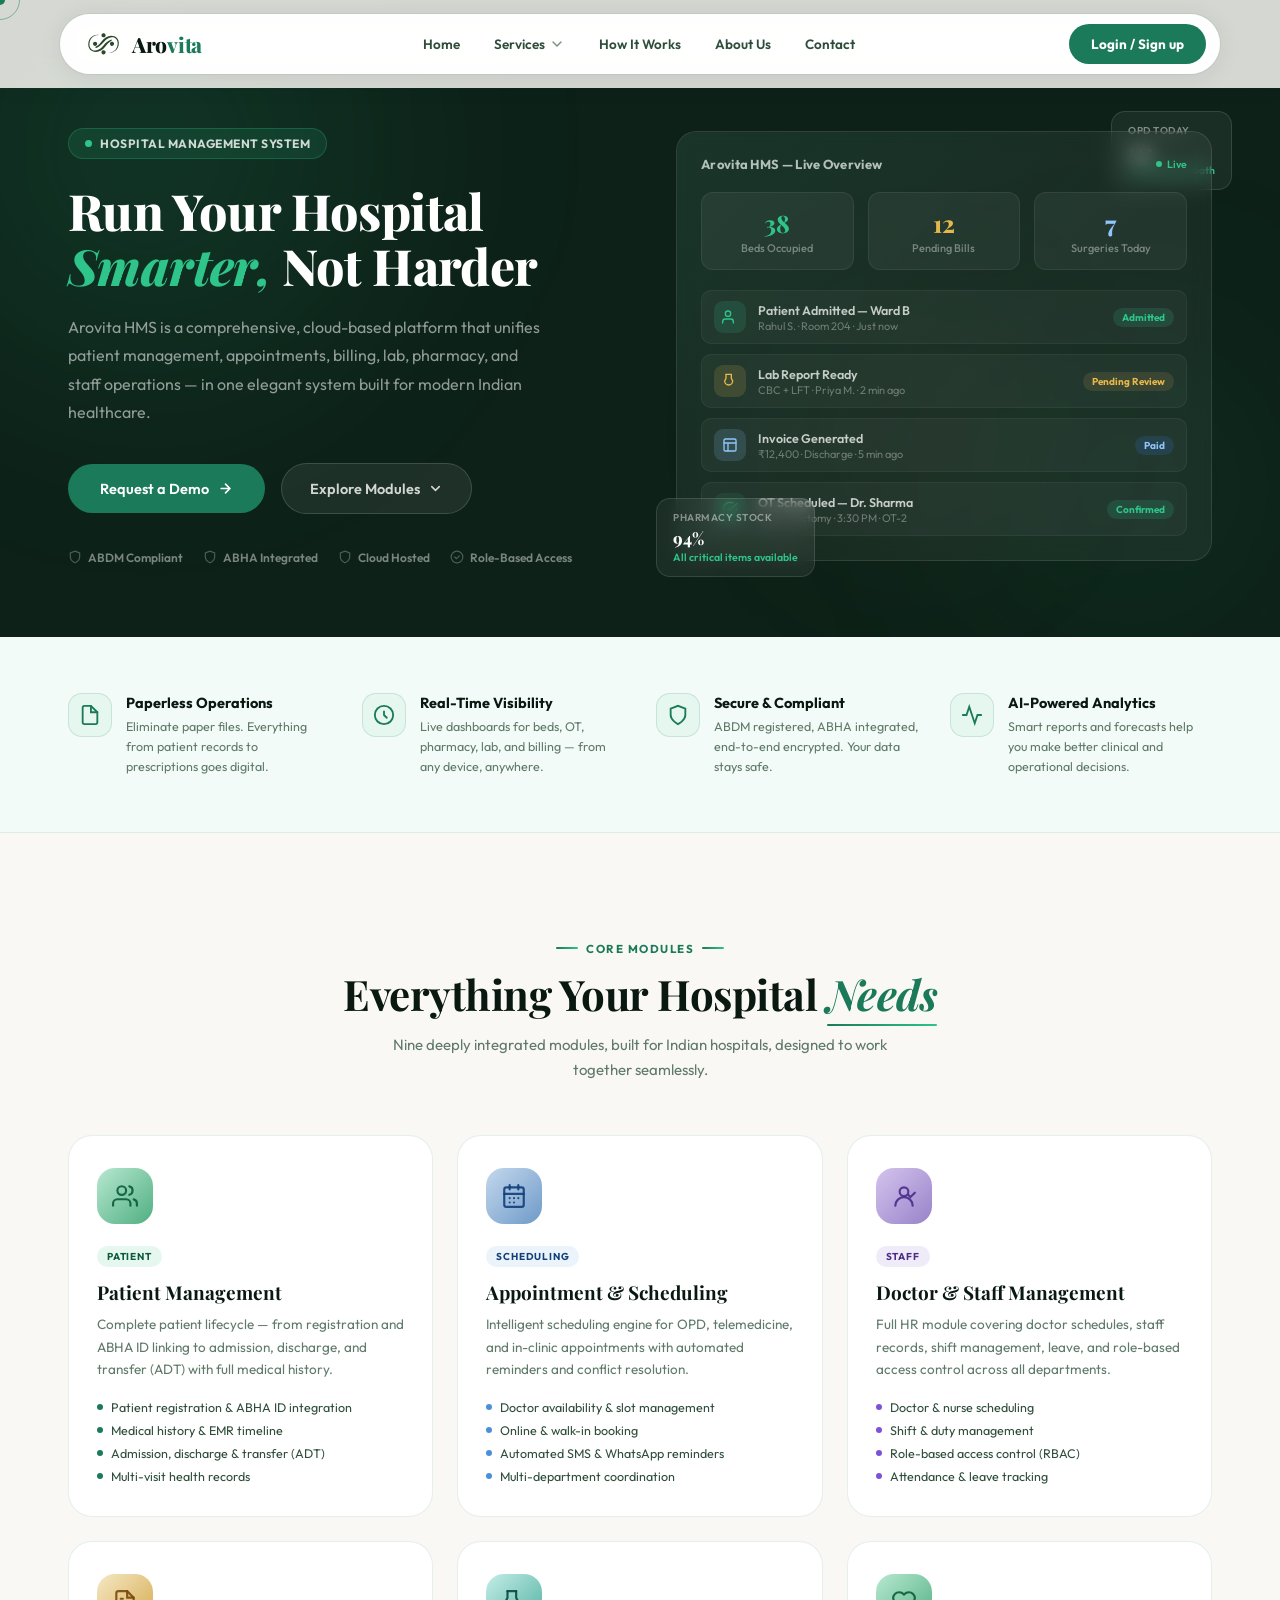
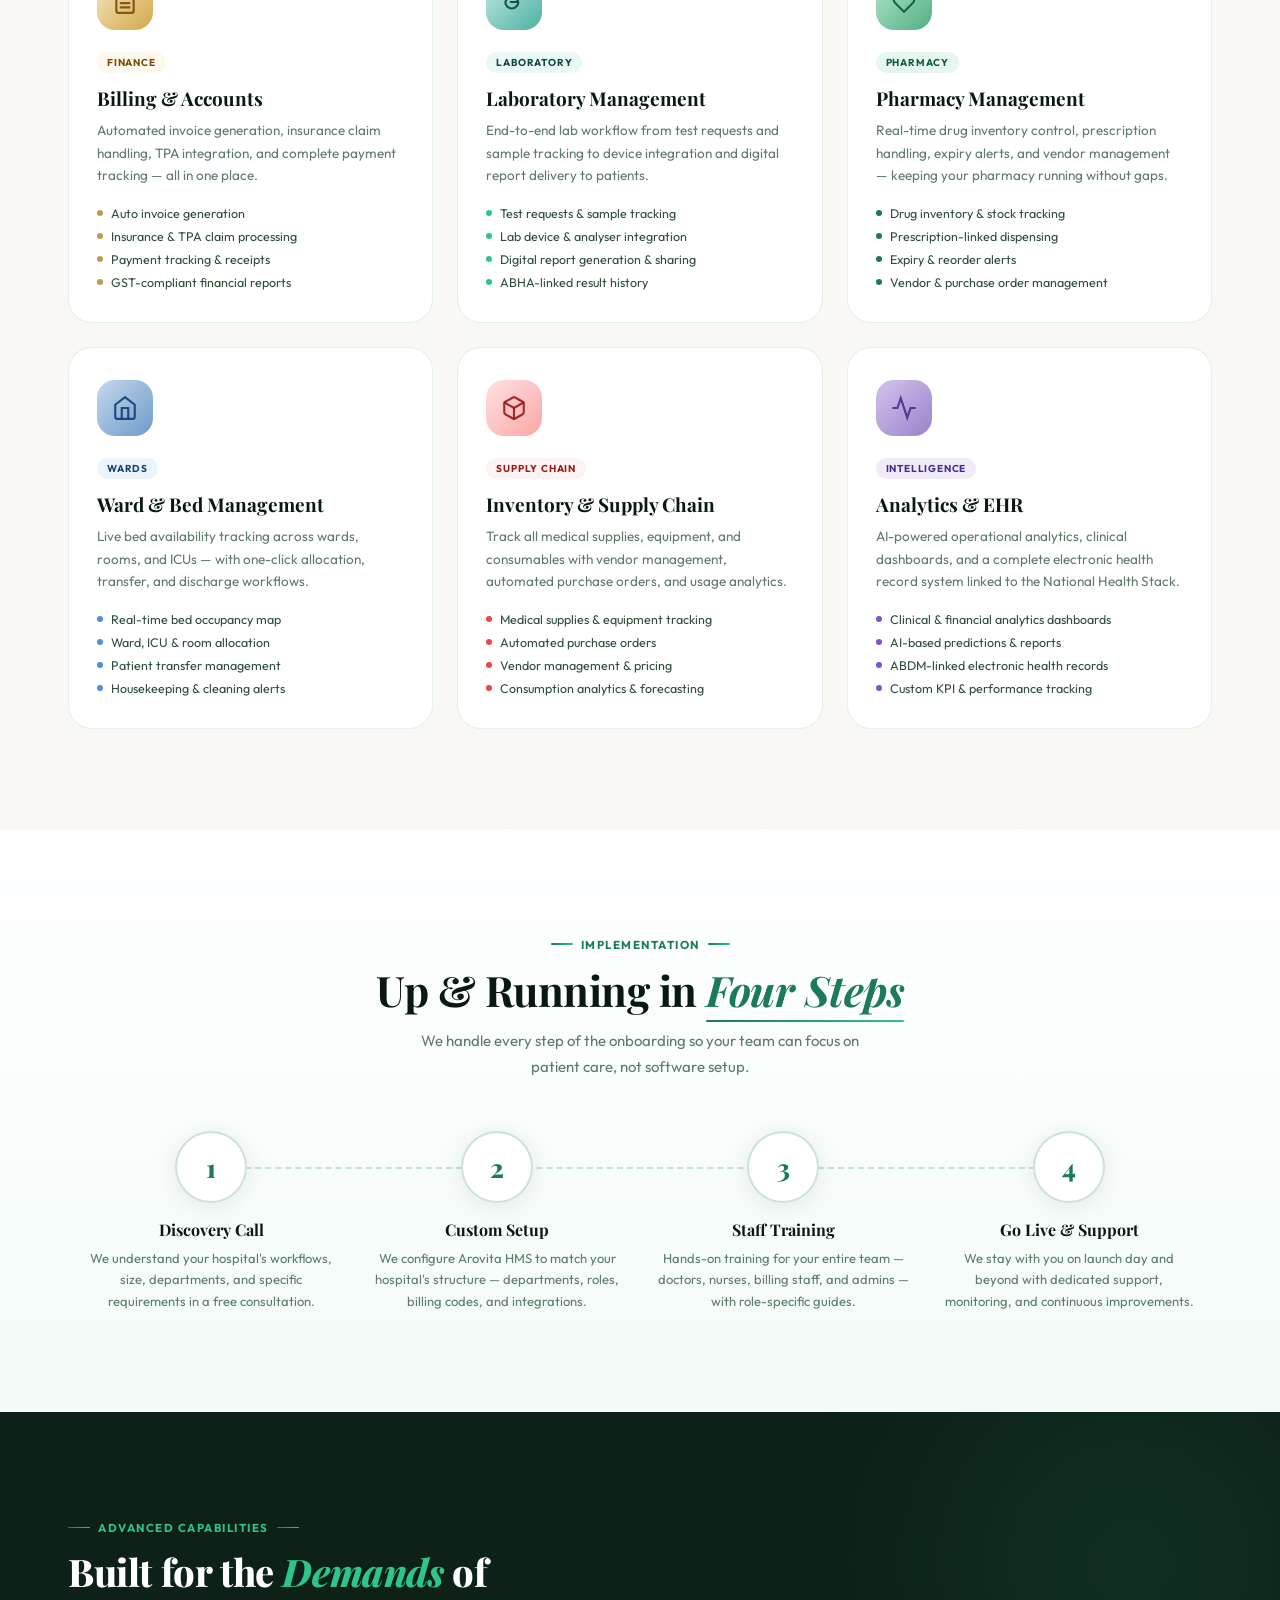
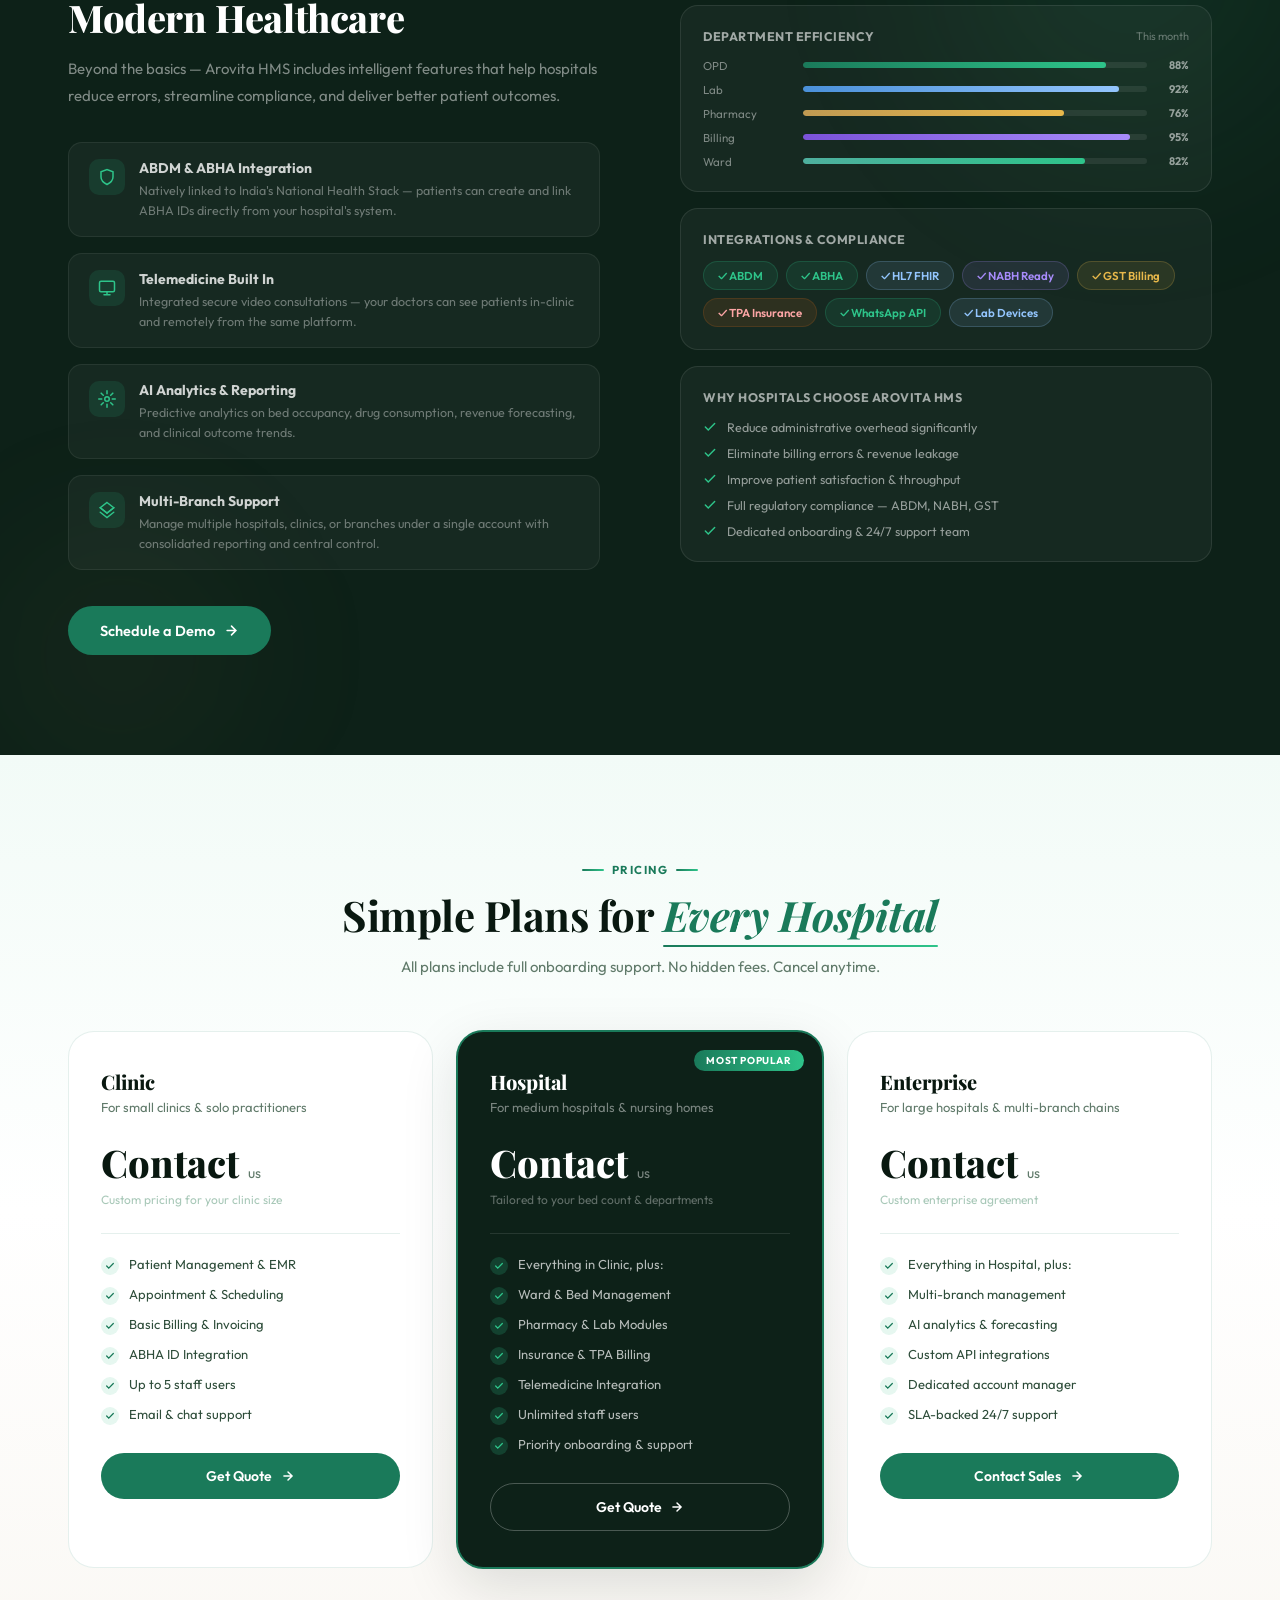
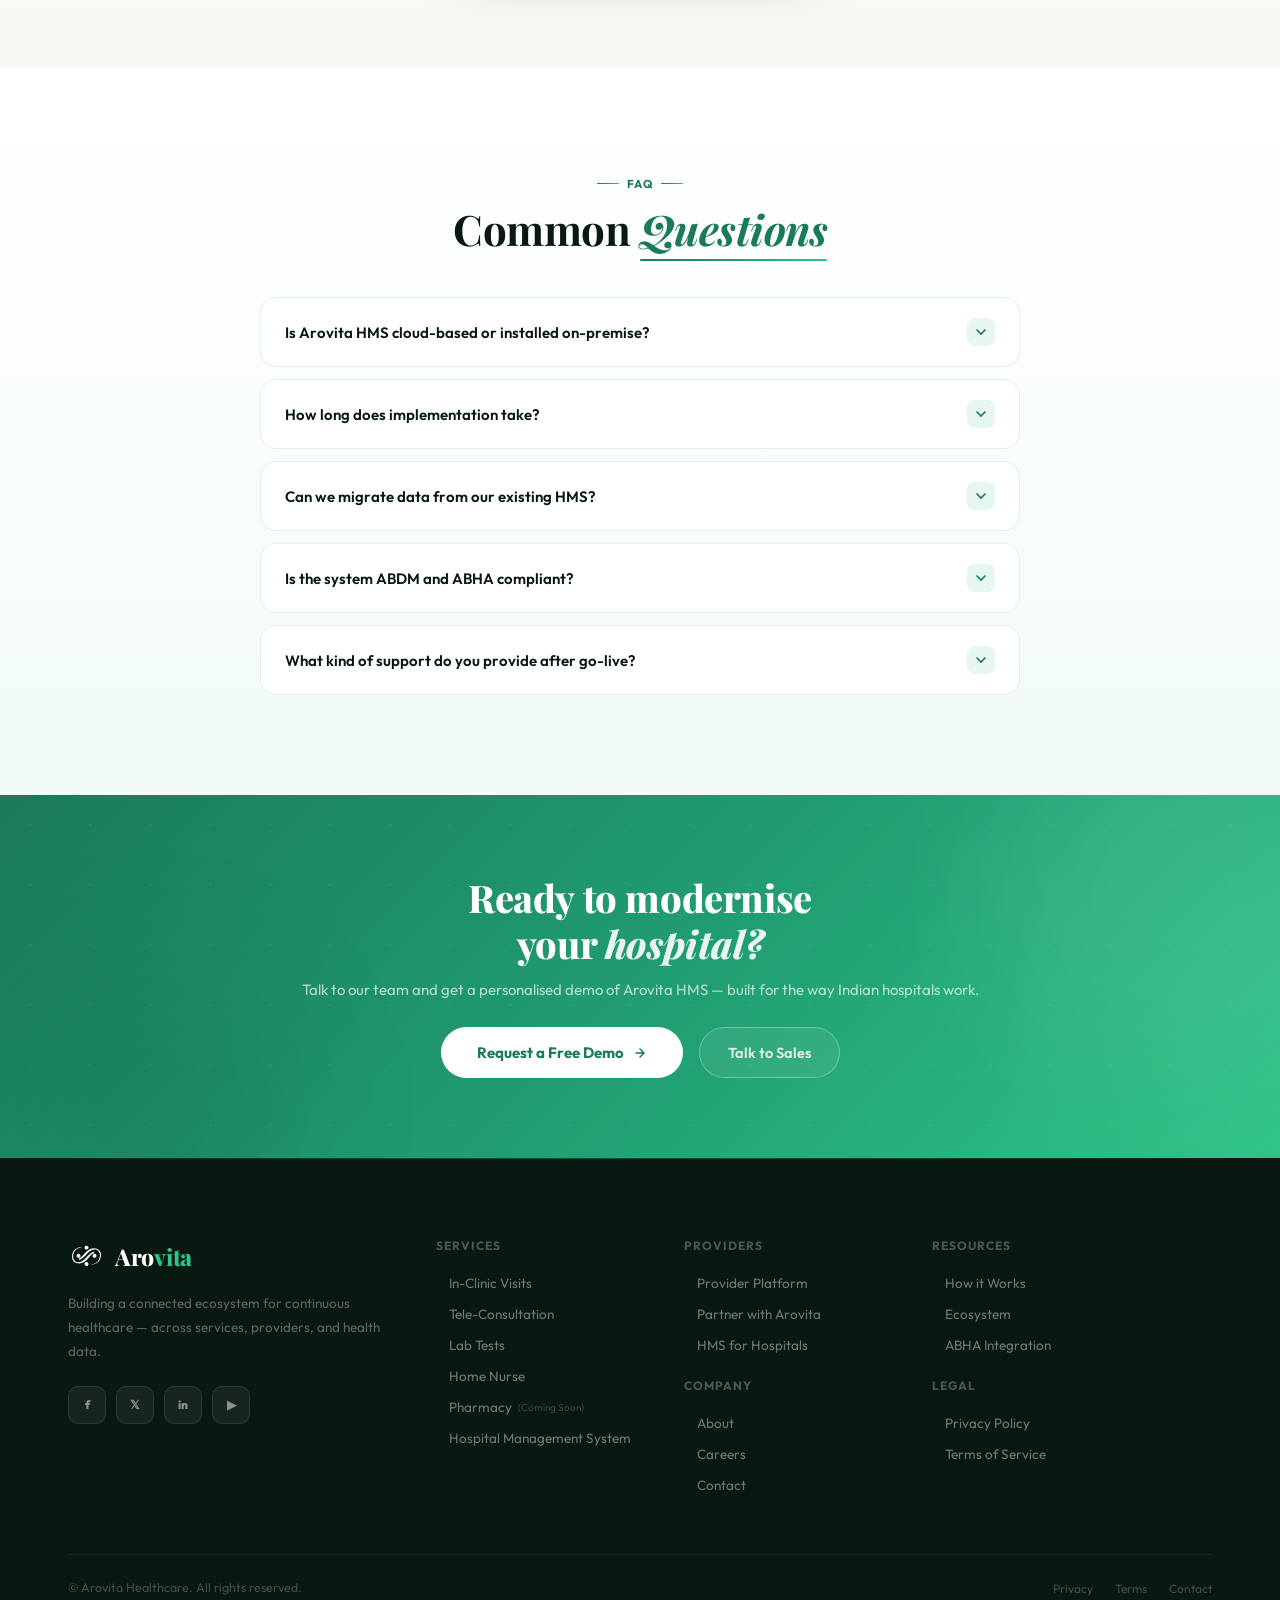
<file: hms.html>
<!DOCTYPE html>
<html lang="en">
<head>
<meta charset="UTF-8">
<meta name="viewport" content="width=device-width, initial-scale=1.0">
<title>Hospital Management System — Arovita HMS</title>
<link href="https://fonts.googleapis.com/css2?family=Playfair+Display:ital,wght@0,400;0,700;0,800;1,400;1,700&family=Outfit:wght@300;400;500;600;700;800&display=swap" rel="stylesheet">
<style>
*,*::before,*::after{box-sizing:border-box;margin:0;padding:0}
:root{
  --g:#1A7A5A;--gm:#22A374;--gl:#2EC48A;--gp:#E6F7F0;--gxp:#F2FBF7;
  --dark:#091810;--dark2:#0D2118;--ink:#162820;--ink2:#2E4D3A;--muted:#607A6A;--hint:#A8C8B8;
  --cream:#FAF8F4;--white:#fff;--gold:#C09A52;--gold2:#E8B84B;
  --border:rgba(26,122,90,0.11);--border2:rgba(26,122,90,0.22);
  --sh:0 4px 28px rgba(9,24,16,0.08);--sh-lg:0 18px 56px rgba(9,24,16,0.13);
  --r:12px;--rl:20px;--rx:26px;
}
html{scroll-behavior:smooth}
body{font-family:'Outfit',sans-serif;background:var(--cream);color:var(--ink);overflow-x:hidden;cursor:none}

.cursor{position:fixed;width:10px;height:10px;background:var(--g);border-radius:50%;pointer-events:none;z-index:9999;transform:translate(-50%,-50%);transition:transform .08s ease,width .25s,height .25s,background .25s}
.cursor-ring{position:fixed;width:40px;height:40px;border:1.5px solid rgba(26,122,90,.45);border-radius:50%;pointer-events:none;z-index:9998;transform:translate(-50%,-50%);transition:transform .18s ease,opacity .2s}
body:has(a:hover) .cursor,body:has(button:hover) .cursor,.cursor.hovered{width:18px;height:18px;background:var(--gl)}
body:has(a:hover) .cursor-ring,body:has(button:hover) .cursor-ring,.cursor-ring.hovered{width:60px;height:60px;border-color:var(--gl);opacity:.5}
a,button{cursor:none}
a{text-decoration:none;color:inherit}
::-webkit-scrollbar{width:4px}::-webkit-scrollbar-thumb{background:linear-gradient(var(--gm),var(--gl));border-radius:4px}
.container{max-width:1200px;margin:0 auto;padding:0 28px}

.sec-label{display:inline-flex;align-items:center;gap:8px;font-size:11.5px;font-weight:700;color:var(--g);text-transform:uppercase;letter-spacing:1.5px;margin-bottom:14px}
.sec-label::before,.sec-label::after{content:'';width:22px;height:1.5px;background:linear-gradient(90deg,var(--g),var(--gl));border-radius:2px}
.sec-title{font-family:'Playfair Display',serif;font-size:42px;font-weight:700;line-height:1.15;color:var(--dark);letter-spacing:-0.5px}
.sec-title em{font-style:italic;color:var(--g);position:relative}
.sec-title em::after{content:'';position:absolute;bottom:-4px;left:0;right:0;height:2px;background:linear-gradient(90deg,var(--g),var(--gl));border-radius:2px;animation:shimmer-line 3s ease-in-out infinite}
@keyframes shimmer-line{0%,100%{opacity:.4;transform:scaleX(.7)}50%{opacity:1;transform:scaleX(1)}}

.btn-green{display:inline-flex;align-items:center;gap:9px;background:var(--g);color:#fff;padding:15px 32px;border-radius:50px;font-size:14.5px;font-weight:600;border:none;cursor:none;transition:all .25s;position:relative;overflow:hidden}
.btn-green::before{content:'';position:absolute;inset:0;background:linear-gradient(135deg,transparent 30%,rgba(255,255,255,.12) 50%,transparent 70%);transform:translateX(-100%);transition:transform .5s}
.btn-green:hover::before{transform:translateX(100%)}
.btn-green:hover{background:var(--gm);transform:translateY(-2px);box-shadow:0 12px 32px rgba(26,122,90,.42)}
.btn-outline{display:inline-flex;align-items:center;gap:8px;background:transparent;color:var(--g);border:1.5px solid var(--g);padding:14px 30px;border-radius:50px;font-size:14.5px;font-weight:600;cursor:none;transition:all .25s}
.btn-outline:hover{background:var(--gp);transform:translateY(-2px)}
.btn-white{display:inline-flex;align-items:center;gap:9px;background:white;color:var(--g);padding:16px 36px;border-radius:50px;font-size:15px;font-weight:700;transition:all .25s;cursor:none;border:none;position:relative;z-index:1}
.btn-white:hover{transform:translateY(-2px);box-shadow:0 12px 30px rgba(0,0,0,.18)}

.fu{opacity:0;transform:translateY(32px);transition:opacity .7s cubic-bezier(.16,1,.3,1),transform .7s cubic-bezier(.16,1,.3,1)}
.fu.vis{opacity:1;transform:none}
.fu.d1{transition-delay:.08s}.fu.d2{transition-delay:.17s}.fu.d3{transition-delay:.26s}.fu.d4{transition-delay:.35s}.fu.d5{transition-delay:.44s}.fu.d6{transition-delay:.53s}
.sl-left{opacity:0;transform:translateX(-40px);transition:opacity .8s cubic-bezier(.16,1,.3,1),transform .8s cubic-bezier(.16,1,.3,1)}
.sl-left.vis{opacity:1;transform:none}
.sl-right{opacity:0;transform:translateX(40px);transition:opacity .8s cubic-bezier(.16,1,.3,1),transform .8s cubic-bezier(.16,1,.3,1)}
.sl-right.vis{opacity:1;transform:none}

/* ===================== NAVBAR ===================== */
.navbar{position:fixed;top:0;left:0;right:0;z-index:1000;transition:all .35s;background:rgba(250,248,244,.85);backdrop-filter:blur(16px);-webkit-backdrop-filter:blur(16px);box-shadow:0 1px 20px rgba(9,24,16,.05),0 1px 0 rgba(26,122,90,.06)}
.navbar.sc{background:rgba(250,248,244,.97);backdrop-filter:blur(24px);-webkit-backdrop-filter:blur(24px);box-shadow:0 4px 32px rgba(9,24,16,.09),0 1px 0 rgba(26,122,90,.1)}
.nav-in{display:flex;align-items:center;justify-content:space-between;height:68px;padding:0 44px;max-width:1400px;margin:0 auto}
.nav-logo{display:flex;align-items:center;gap:11px;text-decoration:none}
.logo-svg-wrap{width:42px;height:42px;display:flex;align-items:center;justify-content:center}
.logo-svg-wrap img{width:100%;height:100%;object-fit:contain}
.nav-brand{font-family:'Playfair Display',serif;font-size:23px;font-weight:800;color:var(--dark);letter-spacing:-.3px}
.nav-brand span{color:var(--g)}
.nav-links{display:flex;align-items:center;gap:6px}
.nav-a{font-size:13.5px;font-weight:600;color:var(--ink2);transition:all .22s;position:relative;padding:8px 14px;border-radius:10px;display:inline-flex;align-items:center;gap:6px;text-decoration:none}
.nav-a svg{width:16px;height:16px;stroke:currentColor;fill:none;stroke-width:2;stroke-linecap:round;flex-shrink:0;opacity:.65;transition:opacity .22s}
.nav-a:hover svg{opacity:1}
.nav-a::after{content:'';position:absolute;bottom:2px;left:14px;right:14px;height:2px;background:linear-gradient(90deg,var(--g),var(--gl));transform:scaleX(0);transform-origin:left;transition:transform .25s cubic-bezier(.16,1,.3,1);border-radius:2px}
.nav-a:hover{color:var(--g);background:rgba(26,122,90,.04)}.nav-a:hover::after{transform:scaleX(1)}
.nav-a.active{color:var(--g);background:var(--gp)}.nav-a.active::after{transform:scaleX(1)}
.nav-right{display:flex;align-items:center;gap:8px}
.nav-profile{width:38px;height:38px;border-radius:50%;background:linear-gradient(135deg,var(--gp),#A8D8BC);display:flex;align-items:center;justify-content:center;font-size:13px;font-weight:800;color:var(--g);border:2px solid var(--border2);cursor:none;transition:all .22s;flex-shrink:0;text-decoration:none}
.nav-profile:hover{border-color:var(--g);transform:scale(1.08);box-shadow:0 4px 16px rgba(26,122,90,.2)}
.nav-cta{display:flex;align-items:center;gap:10px}
.hamburger{display:none;flex-direction:column;gap:5px;background:none;border:none;padding:8px;cursor:none}
.hamburger span{display:block;width:24px;height:2px;background:var(--dark);border-radius:2px;transition:all .3s}
.hamburger.open span:nth-child(1){transform:rotate(45deg) translate(5px,5px)}
.hamburger.open span:nth-child(2){opacity:0}
.hamburger.open span:nth-child(3){transform:rotate(-45deg) translate(5px,-5px)}
.mobile-menu{position:fixed;top:68px;left:0;right:0;bottom:0;z-index:999;display:none;pointer-events:none}
.mobile-menu.open{display:block;pointer-events:auto}
.mobile-menu-backdrop{position:absolute;inset:0;background:rgba(9,24,16,.3);opacity:0;transition:opacity .3s}
.mobile-menu.open .mobile-menu-backdrop{opacity:1}
.mobile-menu-panel{position:absolute;top:0;right:0;width:min(320px,85vw);height:100%;background:rgba(250,248,244,.98);backdrop-filter:blur(20px);padding:20px 16px;overflow-y:auto;transform:translateX(100%);transition:transform .35s cubic-bezier(.16,1,.3,1);box-shadow:-8px 0 40px rgba(9,24,16,.1)}
.mobile-menu.open .mobile-menu-panel{transform:none}
.mm-label{font-size:10px;font-weight:700;text-transform:uppercase;letter-spacing:1.2px;color:var(--hint);padding:8px 16px 4px;margin-top:6px}
.mm-link{display:flex;align-items:center;gap:12px;padding:12px 16px;border-radius:12px;font-size:14px;font-weight:500;color:var(--ink2);transition:all .2s;text-decoration:none}
.mm-link:hover{background:var(--gp);color:var(--g)}
.mm-link svg{width:18px;height:18px;stroke:currentColor;fill:none;stroke-width:2;stroke-linecap:round;flex-shrink:0;opacity:.6}
.mm-link:hover svg{opacity:1}
.mm-sep{height:1px;background:var(--border);margin:8px 16px}
.mm-cta{display:flex;flex-direction:column;gap:10px;padding:16px;margin-top:8px}

/* ===================== HERO ===================== */
.hms-hero{padding:128px 0 72px;position:relative;overflow:hidden;background:var(--dark2)}
.hero-mesh{position:absolute;inset:0;z-index:0}
.mesh-orb{position:absolute;border-radius:50%;filter:blur(80px);animation:morph-orb ease-in-out infinite}
.mo1{width:700px;height:700px;background:radial-gradient(circle,rgba(46,196,138,.15),transparent 70%);top:-200px;left:-200px;animation-duration:14s}
.mo2{width:500px;height:500px;background:radial-gradient(circle,rgba(26,122,90,.12),transparent 70%);bottom:-100px;right:-100px;animation-duration:18s;animation-delay:-7s}
.mo3{width:350px;height:350px;background:radial-gradient(circle,rgba(192,154,82,.07),transparent 70%);top:40%;right:15%;animation-duration:11s;animation-delay:-3s}
@keyframes morph-orb{0%,100%{transform:scale(1) translate(0,0)}33%{transform:scale(1.15) translate(30px,-30px)}66%{transform:scale(.9) translate(-20px,20px)}}

.hms-hero-in{display:grid;grid-template-columns:1fr 1fr;gap:72px;align-items:center;position:relative;z-index:2}
.hero-left{}
.hero-badge{display:inline-flex;align-items:center;gap:8px;background:rgba(46,196,138,.12);border:1px solid rgba(46,196,138,.25);border-radius:30px;padding:7px 16px;margin-bottom:24px}
.hero-badge-dot{width:7px;height:7px;border-radius:50%;background:var(--gl);animation:live-blink 1.6s ease-in-out infinite}
@keyframes live-blink{0%,100%{opacity:1;transform:scale(1)}50%{opacity:.4;transform:scale(.7)}}
.hero-badge span{font-size:12px;font-weight:700;color:rgba(255,255,255,.8);letter-spacing:.5px;text-transform:uppercase}
.hero-left h1{font-family:'Playfair Display',serif;font-size:50px;font-weight:800;color:white;line-height:1.1;letter-spacing:-.6px;margin-bottom:20px}
.hero-left h1 em{font-style:italic;color:var(--gl)}
.hero-left p{font-size:16px;color:rgba(255,255,255,.55);line-height:1.78;margin-bottom:36px;max-width:480px}
.hero-btns{display:flex;align-items:center;gap:16px;flex-wrap:wrap}
.btn-ghost{display:inline-flex;align-items:center;gap:8px;background:rgba(255,255,255,.07);color:rgba(255,255,255,.8);border:1px solid rgba(255,255,255,.15);padding:15px 28px;border-radius:50px;font-size:14.5px;font-weight:600;cursor:none;transition:all .25s}
.btn-ghost:hover{background:rgba(255,255,255,.13);border-color:rgba(255,255,255,.3);color:white;transform:translateY(-2px)}
.hero-trust-row{display:flex;align-items:center;gap:20px;margin-top:36px;flex-wrap:wrap}
.htag{display:inline-flex;align-items:center;gap:6px;font-size:12px;font-weight:600;color:rgba(255,255,255,.45)}
.htag svg{opacity:.6}

/* HMS Dashboard Visual */
.hms-dash{position:relative}
.dash-card{background:rgba(255,255,255,.05);border:1px solid rgba(255,255,255,.1);border-radius:20px;backdrop-filter:blur(10px);padding:24px;position:relative;overflow:hidden}
.dash-card::before{content:'';position:absolute;inset:0;background:linear-gradient(135deg,rgba(46,196,138,.06),transparent 60%);pointer-events:none}
.dash-header{display:flex;align-items:center;justify-content:space-between;margin-bottom:20px}
.dash-title{font-size:13px;font-weight:700;color:rgba(255,255,255,.7);letter-spacing:.3px}
.dash-live{display:flex;align-items:center;gap:5px;font-size:10.5px;color:var(--gl);font-weight:600}
.dash-live-dot{width:6px;height:6px;border-radius:50%;background:var(--gl);animation:live-blink 1.4s ease-in-out infinite}
.dash-stats-row{display:grid;grid-template-columns:repeat(3,1fr);gap:14px;margin-bottom:20px}
.ds{background:rgba(255,255,255,.05);border-radius:12px;padding:14px;text-align:center;border:1px solid rgba(255,255,255,.07)}
.ds-val{font-family:'Playfair Display',serif;font-size:24px;font-weight:800;color:white;margin-bottom:2px}
.ds-lbl{font-size:11px;color:rgba(255,255,255,.4);font-weight:500}
.dash-activity{display:flex;flex-direction:column;gap:10px}
.da-row{display:flex;align-items:center;gap:12px;padding:10px 12px;background:rgba(255,255,255,.04);border-radius:10px;border:1px solid rgba(255,255,255,.05)}
.da-ic{width:32px;height:32px;border-radius:9px;display:flex;align-items:center;justify-content:center;flex-shrink:0}
.da-text{flex:1;min-width:0}
.da-name{font-size:12.5px;font-weight:600;color:rgba(255,255,255,.75);white-space:nowrap;overflow:hidden;text-overflow:ellipsis}
.da-sub{font-size:11px;color:rgba(255,255,255,.35);margin-top:1px}
.da-badge{font-size:10px;font-weight:700;padding:3px 9px;border-radius:20px;flex-shrink:0}
.badge-green{background:rgba(46,196,138,.15);color:var(--gl)}
.badge-amber{background:rgba(192,154,82,.15);color:#E8B84B}
.badge-blue{background:rgba(59,130,246,.15);color:#93C5FD}

.float-mini{position:absolute;background:rgba(255,255,255,.06);border:1px solid rgba(255,255,255,.12);border-radius:14px;padding:12px 16px;backdrop-filter:blur(8px)}
.fm1{top:-20px;right:-20px;animation:float-a 4s ease-in-out infinite}
.fm2{bottom:-16px;left:-20px;animation:float-b 4.8s ease-in-out 1s infinite}
@keyframes float-a{0%,100%{transform:translateY(0)}50%{transform:translateY(-10px)}}
@keyframes float-b{0%,100%{transform:translateY(0)}50%{transform:translateY(8px)}}
.fm-label{font-size:10px;color:rgba(255,255,255,.45);margin-bottom:3px;font-weight:600;text-transform:uppercase;letter-spacing:.5px}
.fm-val{font-size:17px;font-weight:800;color:white;font-family:'Playfair Display',serif}
.fm-sub{font-size:10.5px;color:var(--gl);font-weight:600;margin-top:1px}

/* ===================== BENEFITS STRIP ===================== */
.benefits-strip{padding:56px 0;background:var(--gxp);border-bottom:1px solid var(--border)}
.benefits-grid{display:grid;grid-template-columns:repeat(4,1fr);gap:32px}
.bfx{display:flex;align-items:flex-start;gap:14px}
.bfx-ic{width:44px;height:44px;border-radius:14px;background:var(--gp);border:1px solid rgba(26,122,90,.15);display:flex;align-items:center;justify-content:center;flex-shrink:0}
.bfx-title{font-size:14.5px;font-weight:700;color:var(--dark);margin-bottom:4px}
.bfx-desc{font-size:12.5px;color:var(--muted);line-height:1.6}

/* ===================== MODULES ===================== */
.modules{padding:100px 0;background:var(--cream)}
.modules-grid{display:grid;grid-template-columns:repeat(3,1fr);gap:24px;margin-top:52px}
.mod-card{background:var(--white);border-radius:24px;padding:32px 28px;border:1px solid var(--border);transition:all .3s;position:relative;overflow:hidden;cursor:none}
.mod-card::after{content:'';position:absolute;bottom:0;left:0;right:0;height:3px;transform:scaleX(0);transform-origin:left;transition:transform .35s cubic-bezier(.16,1,.3,1)}
.mod-card:hover{transform:translateY(-6px);box-shadow:var(--sh-lg);border-color:var(--border2)}
.mod-card:hover::after{transform:scaleX(1)}
.mod-ic{width:56px;height:56px;border-radius:18px;display:flex;align-items:center;justify-content:center;margin-bottom:20px;transition:all .3s}
.mod-card:hover .mod-ic{transform:scale(1.08) rotate(-3deg)}
.mod-tag{display:inline-flex;align-items:center;font-size:10px;font-weight:700;text-transform:uppercase;letter-spacing:.8px;padding:4px 10px;border-radius:20px;margin-bottom:12px}
.mod-title{font-family:'Playfair Display',serif;font-size:19px;font-weight:700;color:var(--dark);margin-bottom:8px}
.mod-desc{font-size:13.5px;color:var(--muted);line-height:1.68;margin-bottom:18px}
.mod-features{display:flex;flex-direction:column;gap:7px}
.mf{display:flex;align-items:center;gap:8px;font-size:12.5px;color:var(--ink2)}
.mf::before{content:'';width:6px;height:6px;border-radius:50%;flex-shrink:0}

/* Module colour themes */
.mc-green .mod-ic{background:linear-gradient(135deg,#B8E8D0,#4FAF82)}
.mc-green .mod-tag{background:#E6F7F0;color:#0B5C3A}
.mc-green::after{background:linear-gradient(90deg,var(--g),var(--gl))}
.mc-green .mf::before{background:var(--g)}

.mc-purple .mod-ic{background:linear-gradient(135deg,#D4C4ED,#9882C9)}
.mc-purple .mod-tag{background:#F0EBF9;color:#4A2D8A}
.mc-purple::after{background:linear-gradient(90deg,#9882C9,#6B52D9)}
.mc-purple .mf::before{background:#7B52D9}

.mc-blue .mod-ic{background:linear-gradient(135deg,#C4D8ED,#6E9AC9)}
.mc-blue .mod-tag{background:#EBF3FB;color:#12407A}
.mc-blue::after{background:linear-gradient(90deg,#6E9AC9,#3B82F6)}
.mc-blue .mf::before{background:#4A90D9}

.mc-amber .mod-ic{background:linear-gradient(135deg,#F5E8C4,#D4A84B)}
.mc-amber .mod-tag{background:#FEF9EE;color:#7A4A0A}
.mc-amber::after{background:linear-gradient(90deg,#D4A84B,#E8B84B)}
.mc-amber .mf::before{background:#C09A52}

.mc-teal .mod-ic{background:linear-gradient(135deg,#C4EDE8,#4EAF9E)}
.mc-teal .mod-tag{background:#EAF8F6;color:#0B4A40}
.mc-teal::after{background:linear-gradient(90deg,#4EAF9E,#22A374)}
.mc-teal .mf::before{background:#2EC48A}

.mc-rose .mod-ic{background:linear-gradient(135deg,#FEE2E2,#FCA5A5)}
.mc-rose .mod-tag{background:#FEF2F2;color:#991B1B}
.mc-rose::after{background:linear-gradient(90deg,#FCA5A5,#F87171)}
.mc-rose .mf::before{background:#EF4444}

/* ===================== HOW IT WORKS ===================== */
.hiw{padding:100px 0;background:linear-gradient(180deg,#fff 0%,var(--gxp) 100%)}
.hiw-steps{display:grid;grid-template-columns:repeat(4,1fr);gap:0;position:relative;margin-top:52px}
.hiw-steps::before{content:'';position:absolute;top:36px;left:12%;right:12%;height:2px;border-top:2.5px dashed var(--border2);z-index:0}
.hiw-step{text-align:center;padding:0 16px;position:relative;z-index:1}
.hiw-num-wrap{width:72px;height:72px;border-radius:50%;background:white;border:2px solid var(--border2);display:flex;align-items:center;justify-content:center;margin:0 auto 16px;position:relative;box-shadow:var(--sh);transition:all .3s}
.hiw-step:hover .hiw-num-wrap{border-color:var(--g);box-shadow:0 0 0 6px rgba(26,122,90,.08),var(--sh)}
.hiw-num{font-family:'Playfair Display',serif;font-size:26px;font-weight:800;color:var(--g)}
.hiw-title{font-family:'Playfair Display',serif;font-size:16px;font-weight:700;color:var(--dark);margin-bottom:8px}
.hiw-desc{font-size:13px;color:var(--muted);line-height:1.65}

/* ===================== DARK FEATURES ===================== */
.dark-features{padding:100px 0;background:var(--dark2);position:relative;overflow:hidden}
.df-orb1{position:absolute;width:600px;height:600px;border-radius:50%;background:radial-gradient(circle,rgba(46,196,138,.1),transparent 70%);top:-150px;right:-150px;filter:blur(60px);animation:morph-orb 16s ease-in-out infinite}
.df-orb2{position:absolute;width:400px;height:400px;border-radius:50%;background:radial-gradient(circle,rgba(192,154,82,.06),transparent 70%);bottom:-100px;left:-80px;filter:blur(60px);animation:morph-orb 11s ease-in-out 5s infinite}
.df-grid{display:grid;grid-template-columns:1fr 1fr;gap:80px;align-items:center;position:relative;z-index:1}
.df-text h2{font-family:'Playfair Display',serif;font-size:38px;font-weight:800;color:white;line-height:1.2;margin-bottom:16px;letter-spacing:-.4px}
.df-text h2 em{font-style:italic;color:var(--gl)}
.df-text p{font-size:15px;color:rgba(255,255,255,.48);line-height:1.78;margin-bottom:32px}
.df-list{display:flex;flex-direction:column;gap:16px;margin-bottom:36px}
.df-item{display:flex;align-items:flex-start;gap:14px;padding:16px 20px;background:rgba(255,255,255,.04);border:1px solid rgba(255,255,255,.07);border-radius:14px;transition:all .25s}
.df-item:hover{background:rgba(46,196,138,.06);border-color:rgba(46,196,138,.2)}
.df-ic{width:36px;height:36px;border-radius:10px;background:rgba(46,196,138,.12);display:flex;align-items:center;justify-content:center;flex-shrink:0}
.df-item-title{font-size:14px;font-weight:700;color:rgba(255,255,255,.8);margin-bottom:3px}
.df-item-desc{font-size:12.5px;color:rgba(255,255,255,.38);line-height:1.6}

/* Visual panel */
.df-visual{display:flex;flex-direction:column;gap:16px}
.df-panel{background:rgba(255,255,255,.04);border:1px solid rgba(255,255,255,.09);border-radius:18px;padding:22px;transition:all .3s}
.df-panel:hover{background:rgba(46,196,138,.05);border-color:rgba(46,196,138,.18)}
.df-panel-head{display:flex;align-items:center;justify-content:space-between;margin-bottom:14px}
.df-panel-title{font-size:12.5px;font-weight:700;color:rgba(255,255,255,.6);text-transform:uppercase;letter-spacing:.5px}
.df-bar-row{display:flex;flex-direction:column;gap:9px}
.df-bar{display:flex;align-items:center;gap:10px}
.df-bar-label{font-size:11.5px;color:rgba(255,255,255,.45);width:90px;flex-shrink:0}
.df-bar-track{flex:1;height:6px;background:rgba(255,255,255,.08);border-radius:4px;overflow:hidden}
.df-bar-fill{height:100%;border-radius:4px;animation:grow-bar .8s cubic-bezier(.16,1,.3,1) forwards}
@keyframes grow-bar{from{width:0}to{width:var(--w)}}
.df-bar-val{font-size:11px;font-weight:700;color:rgba(255,255,255,.55);width:32px;text-align:right;flex-shrink:0}
.df-chip-row{display:flex;flex-wrap:wrap;gap:8px}
.df-chip{padding:6px 14px;border-radius:30px;font-size:11.5px;font-weight:600;border:1px solid}

/* ===================== PLANS ===================== */
.plans{padding:100px 0;background:linear-gradient(180deg,var(--gxp) 0%,#fff 50%,var(--cream) 100%)}
.plans-grid{display:grid;grid-template-columns:repeat(3,1fr);gap:24px;margin-top:52px}
.plan-card{background:var(--white);border-radius:26px;padding:36px 32px;border:1px solid var(--border);transition:all .3s;position:relative;overflow:hidden}
.plan-card.featured{background:var(--dark2);border-color:var(--g);box-shadow:0 0 0 1px var(--g),var(--sh-lg)}
.plan-card:hover:not(.featured){transform:translateY(-6px);box-shadow:var(--sh-lg);border-color:var(--border2)}
.plan-badge{position:absolute;top:18px;right:18px;font-size:10px;font-weight:700;text-transform:uppercase;letter-spacing:.6px;background:linear-gradient(90deg,var(--g),var(--gl));color:white;padding:4px 12px;border-radius:20px}
.plan-name{font-family:'Playfair Display',serif;font-size:20px;font-weight:800;color:var(--dark);margin-bottom:4px}
.plan-card.featured .plan-name{color:white}
.plan-tagline{font-size:13px;color:var(--muted);margin-bottom:22px}
.plan-card.featured .plan-tagline{color:rgba(255,255,255,.45)}
.plan-price{font-family:'Playfair Display',serif;font-size:38px;font-weight:800;color:var(--dark);margin-bottom:4px}
.plan-card.featured .plan-price{color:white}
.plan-price sub{font-size:14px;font-family:'Outfit',sans-serif;font-weight:400;color:var(--muted);vertical-align:baseline}
.plan-card.featured .plan-price sub{color:rgba(255,255,255,.45)}
.plan-billing{font-size:12px;color:var(--hint);margin-bottom:26px}
.plan-card.featured .plan-billing{color:rgba(255,255,255,.35)}
.plan-divider{height:1px;background:var(--border);margin-bottom:22px}
.plan-card.featured .plan-divider{background:rgba(255,255,255,.1)}
.plan-features{display:flex;flex-direction:column;gap:11px;margin-bottom:28px}
.pf{display:flex;align-items:flex-start;gap:10px;font-size:13px;color:var(--ink2)}
.plan-card.featured .pf{color:rgba(255,255,255,.7)}
.pf-ic{width:18px;height:18px;border-radius:50%;background:var(--gp);display:flex;align-items:center;justify-content:center;flex-shrink:0;margin-top:1px}
.plan-card.featured .pf-ic{background:rgba(46,196,138,.2)}
.plan-card .btn-green{width:100%;justify-content:center;font-size:14px;padding:14px}
.plan-card.featured .btn-outline-white{display:inline-flex;align-items:center;justify-content:center;gap:8px;width:100%;background:transparent;color:white;border:1.5px solid rgba(255,255,255,.25);padding:14px;border-radius:50px;font-size:14px;font-weight:600;cursor:none;transition:all .25s}
.plan-card.featured .btn-outline-white:hover{background:rgba(255,255,255,.08);border-color:rgba(255,255,255,.45)}

/* ===================== FAQ ===================== */
.faq{padding:100px 0;background:linear-gradient(180deg,#fff 0%,var(--gxp) 100%)}
.faq-list{max-width:760px;margin:44px auto 0;display:flex;flex-direction:column;gap:12px}
.faq-item{border:1px solid var(--border);border-radius:16px;overflow:hidden;transition:all .25s;background:var(--white)}
.faq-item.open{border-color:var(--border2);box-shadow:var(--sh)}
.faq-q{display:flex;align-items:center;justify-content:space-between;padding:20px 24px;cursor:none;gap:16px;transition:background .2s}
.faq-q:hover{background:var(--gxp)}
.faq-q span{font-size:15px;font-weight:600;color:var(--dark)}
.faq-toggle{width:28px;height:28px;border-radius:8px;background:var(--gp);display:flex;align-items:center;justify-content:center;flex-shrink:0;transition:all .3s}
.faq-item.open .faq-toggle{background:var(--g);transform:rotate(180deg)}
.faq-item.open .faq-toggle svg{stroke:white}
.faq-a{max-height:0;overflow:hidden;transition:max-height .35s cubic-bezier(.16,1,.3,1),padding .35s}
.faq-item.open .faq-a{max-height:240px}
.faq-a-inner{padding:0 24px 20px;font-size:14px;color:var(--muted);line-height:1.75}

/* ===================== CTA BANNER ===================== */
.cta-banner{padding:80px 0;background:linear-gradient(135deg,var(--g) 0%,var(--gm) 60%,var(--gl) 100%);position:relative;overflow:hidden;text-align:center}
.cta-banner::before{content:'';position:absolute;inset:0;background:url("data:image/svg+xml,%3Csvg width='60' height='60' xmlns='http://www.w3.org/2000/svg'%3E%3Ccircle cx='30' cy='30' r='1' fill='rgba(255,255,255,0.08)'/%3E%3C/svg%3E");background-size:60px 60px}
.cta-orb{position:absolute;border-radius:50%;filter:blur(70px);pointer-events:none}
.corb1{width:400px;height:400px;background:rgba(255,255,255,.08);top:-100px;right:-100px;animation:morph-orb 12s ease-in-out infinite}
.corb2{width:300px;height:300px;background:rgba(0,0,0,.06);bottom:-100px;left:0;animation:morph-orb 15s ease-in-out 4s infinite}
.cta-banner h2{font-family:'Playfair Display',serif;font-size:38px;font-weight:800;color:white;line-height:1.2;margin-bottom:14px;position:relative;z-index:1;letter-spacing:-.4px}
.cta-banner p{font-size:15px;color:rgba(255,255,255,.68);margin-bottom:28px;position:relative;z-index:1}
.cta-btns{display:flex;align-items:center;justify-content:center;gap:16px;flex-wrap:wrap;position:relative;z-index:1}

/* ===================== FOOTER ===================== */
.footer{padding:80px 0 0;background:var(--dark);position:relative;overflow:hidden}
.footer::before{content:'';position:absolute;top:0;left:0;right:0;height:1px;background:linear-gradient(90deg,transparent,rgba(46,196,138,.3) 40%,rgba(46,196,138,.3) 60%,transparent)}
.footer-grid{display:grid;grid-template-columns:1.6fr 1fr 1fr 1.4fr;gap:48px;margin-bottom:60px}
.footer-logo{display:flex;align-items:center;gap:11px;margin-bottom:18px}
.footer-brand{font-family:'Playfair Display',serif;font-size:23px;font-weight:800;color:white;letter-spacing:-.3px}
.footer-brand span{color:var(--gl)}
.footer-desc{font-size:13.5px;color:rgba(255,255,255,.34);line-height:1.76;margin-bottom:22px}
.footer-social{display:flex;gap:10px}
.fsb{width:38px;height:38px;border-radius:10px;background:rgba(255,255,255,.06);border:1px solid rgba(255,255,255,.1);display:flex;align-items:center;justify-content:center;font-size:12px;font-weight:800;color:rgba(255,255,255,.5);cursor:none;transition:all .22s}
.fsb:hover{background:var(--g);color:white;border-color:var(--g);transform:translateY(-3px)}
.footer-h{font-size:12px;font-weight:700;text-transform:uppercase;letter-spacing:1px;color:rgba(255,255,255,.28);margin-bottom:18px}
.footer-links{list-style:none;display:flex;flex-direction:column;gap:10px}
.footer-links a{font-size:13.5px;color:rgba(255,255,255,.42);transition:color .18s;display:inline-flex;align-items:center;gap:6px}
.footer-links a::before{content:'→';font-size:11px;opacity:0;transform:translateX(-8px);transition:all .2s}
.footer-links a:hover{color:rgba(255,255,255,.8)}.footer-links a:hover::before{opacity:1;transform:none}
.nl-form{display:flex;gap:8px}
.nl-input{flex:1;background:rgba(255,255,255,.06);border:1px solid rgba(255,255,255,.1);border-radius:12px;padding:12px 14px;color:white;font-size:13px;font-family:'Outfit',sans-serif;outline:none;transition:border .2s}
.nl-input::placeholder{color:rgba(255,255,255,.25)}
.nl-input:focus{border-color:var(--g)}
.nl-btn{background:var(--g);color:white;border:none;border-radius:12px;padding:12px 18px;font-size:12.5px;font-weight:700;cursor:none;transition:all .22s;font-family:'Outfit',sans-serif;white-space:nowrap}
.nl-btn:hover{background:var(--gm)}
.footer-bottom{border-top:1px solid rgba(255,255,255,.07);padding:22px 0;display:flex;align-items:center;justify-content:space-between;flex-wrap:wrap;gap:12px}
.footer-copy{font-size:12.5px;color:rgba(255,255,255,.24)}
.footer-copy a{color:rgba(46,196,138,.6);transition:color .18s}.footer-copy a:hover{color:var(--gl)}
.footer-links2{list-style:none;display:flex;gap:22px}
.footer-links2 a{font-size:12px;color:rgba(255,255,255,.24);transition:color .18s}.footer-links2 a:hover{color:rgba(255,255,255,.6)}

.stb{position:fixed;bottom:28px;right:28px;width:48px;height:48px;border-radius:50%;background:linear-gradient(135deg,var(--g),var(--gl));display:flex;align-items:center;justify-content:center;cursor:none;opacity:0;transform:translateY(20px) scale(.8);transition:all .3s;z-index:999;box-shadow:0 6px 20px rgba(26,122,90,.4)}
.stb.show{opacity:1;transform:none}
.stb:hover{transform:translateY(-3px) scale(1.08);box-shadow:0 10px 28px rgba(26,122,90,.5)}

/* ===================== RESPONSIVE ===================== */
@media(hover:none){body{cursor:auto}.cursor,.cursor-ring{display:none}a,button{cursor:pointer}}
@media(max-width:900px){
  .nav-links,.nav-cta,.nav-profile{display:none}
  .hamburger{display:flex}
  .nav-in{padding:0 20px;height:62px}
  .container{padding:0 22px}
  .sec-title{font-size:34px}
  .sec-label{font-size:10.5px;letter-spacing:1.2px;gap:6px}
  .sec-label::before,.sec-label::after{width:16px}
  .hms-hero{padding:100px 0 56px}
  .hms-hero-in{grid-template-columns:1fr;gap:48px}
  .hero-left h1{font-size:38px}
  .benefits-grid{grid-template-columns:repeat(2,1fr);gap:20px}
  .modules-grid{grid-template-columns:repeat(2,1fr);gap:20px}
  .hiw-steps{grid-template-columns:repeat(2,1fr);gap:32px}
  .hiw-steps::before{display:none}
  .df-grid{grid-template-columns:1fr;gap:48px}
  .df-text h2{font-size:30px}
  .plans-grid{grid-template-columns:1fr;gap:20px}
  .footer-grid{grid-template-columns:1fr 1fr;gap:32px;margin-bottom:40px}
  .footer-bottom{padding:18px 0}
}
@media(max-width:600px){
  .container{padding:0 18px}
  .nav-in{padding:0 16px;height:58px}
  .sec-title{font-size:28px}
  .hms-hero{padding:88px 0 44px}
  .hero-left h1{font-size:30px;letter-spacing:-.3px}
  .hero-left p{font-size:14px}
  .hero-btns{flex-direction:column;align-items:flex-start;gap:12px}
  .btn-green,.btn-ghost{width:100%;justify-content:center;padding:13px 24px}
  .dash-stats-row{grid-template-columns:repeat(3,1fr);gap:8px}
  .ds-val{font-size:18px}
  .benefits-grid{grid-template-columns:1fr;gap:16px}
  .modules-grid{grid-template-columns:1fr;gap:16px}
  .hiw-steps{grid-template-columns:1fr;gap:24px}
  .df-visual{gap:12px}
  .plans-grid{gap:16px}
  .plan-card{padding:28px 22px;border-radius:20px}
  .plan-price{font-size:30px}
  .cta-banner h2{font-size:26px}
  .cta-banner p{font-size:13.5px}
  .footer{padding:44px 0 0}
  .footer-grid{grid-template-columns:1fr;gap:28px;margin-bottom:32px}
  .nl-form{flex-direction:column;gap:10px}
  .footer-bottom{flex-direction:column;align-items:center;text-align:center;padding:16px 0}
  .footer-links2{gap:14px;flex-wrap:wrap;justify-content:center}
  .stb{bottom:20px;right:20px;width:42px;height:42px}
  .fm1,.fm2{display:none}
}
@media(max-width:380px){
  .container{padding:0 14px}
  .sec-title{font-size:25px}
  .hero-left h1{font-size:26px}
  .cta-banner h2{font-size:22px}
}
</style>
<link rel="stylesheet" href="shared.css">
</head>
<body>

<div class="cursor" id="cur"></div>
<div class="cursor-ring" id="curRing"></div>

<div id="navbar-placeholder"></div>

<!-- ===================== HERO ===================== -->
<section class="hms-hero">
  <div class="hero-mesh">
    <div class="mesh-orb mo1"></div>
    <div class="mesh-orb mo2"></div>
    <div class="mesh-orb mo3"></div>
  </div>
  <div class="container">
    <div class="hms-hero-in">
      <div class="hero-left fu">
        <div class="hero-badge">
          <div class="hero-badge-dot"></div>
          <span>Hospital Management System</span>
        </div>
        <h1>Run Your Hospital <em>Smarter,</em> Not Harder</h1>
        <p>Arovita HMS is a comprehensive, cloud-based platform that unifies patient management, appointments, billing, lab, pharmacy, and staff operations — in one elegant system built for modern Indian healthcare.</p>
        <div class="hero-btns">
          <a href="mailto:hello@arovita.care" class="btn-green">Request a Demo <svg viewBox="0 0 24 24" width="15" height="15" fill="none" stroke="currentColor" stroke-width="2.5" stroke-linecap="round"><path d="M5 12h14M12 5l7 7-7 7"/></svg></a>
          <a href="#modules" class="btn-ghost">Explore Modules <svg viewBox="0 0 24 24" width="15" height="15" fill="none" stroke="currentColor" stroke-width="2.5" stroke-linecap="round"><path d="M6 9l6 6 6-6"/></svg></a>
        </div>
        <div class="hero-trust-row">
          <div class="htag"><svg viewBox="0 0 24 24" width="14" height="14" fill="none" stroke="currentColor" stroke-width="2" stroke-linecap="round"><path d="M12 22s8-4 8-10V5l-8-3-8 3v7c0 6 8 10 8 10z"/></svg>ABDM Compliant</div>
          <div class="htag"><svg viewBox="0 0 24 24" width="14" height="14" fill="none" stroke="currentColor" stroke-width="2" stroke-linecap="round"><path d="M12 22s8-4 8-10V5l-8-3-8 3v7c0 6 8 10 8 10z"/></svg>ABHA Integrated</div>
          <div class="htag"><svg viewBox="0 0 24 24" width="14" height="14" fill="none" stroke="currentColor" stroke-width="2" stroke-linecap="round"><path d="M12 22s8-4 8-10V5l-8-3-8 3v7c0 6 8 10 8 10z"/></svg>Cloud Hosted</div>
          <div class="htag"><svg viewBox="0 0 24 24" width="14" height="14" fill="none" stroke="currentColor" stroke-width="2" stroke-linecap="round"><circle cx="12" cy="12" r="10"/><path d="M8 12l3 3 5-5"/></svg>Role-Based Access</div>
        </div>
      </div>

      <!-- Live Dashboard Mockup -->
      <div class="hms-dash fu d2">
        <div class="float-mini fm1">
          <div class="fm-label">OPD Today</div>
          <div class="fm-val">142</div>
          <div class="fm-sub">↑ Running smooth</div>
        </div>
        <div class="dash-card">
          <div class="dash-header">
            <div class="dash-title">Arovita HMS — Live Overview</div>
            <div class="dash-live"><div class="dash-live-dot"></div>Live</div>
          </div>
          <div class="dash-stats-row">
            <div class="ds"><div class="ds-val" style="color:var(--gl)">38</div><div class="ds-lbl">Beds Occupied</div></div>
            <div class="ds"><div class="ds-val" style="color:#E8B84B">12</div><div class="ds-lbl">Pending Bills</div></div>
            <div class="ds"><div class="ds-val" style="color:#93C5FD">7</div><div class="ds-lbl">Surgeries Today</div></div>
          </div>
          <div class="dash-activity">
            <div class="da-row">
              <div class="da-ic" style="background:rgba(46,196,138,.15)"><svg viewBox="0 0 24 24" width="16" height="16" fill="none" stroke="var(--gl)" stroke-width="2" stroke-linecap="round"><path d="M17 21v-2a4 4 0 00-4-4H5a4 4 0 00-4 4v2"/><circle cx="9" cy="7" r="4"/></svg></div>
              <div class="da-text"><div class="da-name">Patient Admitted — Ward B</div><div class="da-sub">Rahul S. · Room 204 · Just now</div></div>
              <div class="da-badge badge-green">Admitted</div>
            </div>
            <div class="da-row">
              <div class="da-ic" style="background:rgba(232,184,75,.15)"><svg viewBox="0 0 24 24" width="16" height="16" fill="none" stroke="#E8B84B" stroke-width="2" stroke-linecap="round"><path d="M6 2v6l-2 4a6 6 0 0012 0L14 8V2"/><path d="M6 2h8"/></svg></div>
              <div class="da-text"><div class="da-name">Lab Report Ready</div><div class="da-sub">CBC + LFT · Priya M. · 2 min ago</div></div>
              <div class="da-badge badge-amber">Pending Review</div>
            </div>
            <div class="da-row">
              <div class="da-ic" style="background:rgba(147,197,253,.15)"><svg viewBox="0 0 24 24" width="16" height="16" fill="none" stroke="#93C5FD" stroke-width="2" stroke-linecap="round"><rect x="3" y="3" width="18" height="18" rx="2"/><path d="M3 9h18M9 21V9"/></svg></div>
              <div class="da-text"><div class="da-name">Invoice Generated</div><div class="da-sub">₹12,400 · Discharge · 5 min ago</div></div>
              <div class="da-badge badge-blue">Paid</div>
            </div>
            <div class="da-row">
              <div class="da-ic" style="background:rgba(46,196,138,.1)"><svg viewBox="0 0 24 24" width="16" height="16" fill="none" stroke="var(--gl)" stroke-width="2" stroke-linecap="round"><path d="M22 11.08V12a10 10 0 11-5.93-9.14"/><polyline points="22 4 12 14.01 9 11.01"/></svg></div>
              <div class="da-text"><div class="da-name">OT Scheduled — Dr. Sharma</div><div class="da-sub">Appendectomy · 3:30 PM · OT-2</div></div>
              <div class="da-badge badge-green">Confirmed</div>
            </div>
          </div>
        </div>
        <div class="float-mini fm2">
          <div class="fm-label">Pharmacy Stock</div>
          <div class="fm-val">94%</div>
          <div class="fm-sub">All critical items available</div>
        </div>
      </div>
    </div>
  </div>
</section>

<!-- ===================== BENEFITS STRIP ===================== -->
<section class="benefits-strip">
  <div class="container">
    <div class="benefits-grid">
      <div class="bfx fu d1">
        <div class="bfx-ic"><svg viewBox="0 0 24 24" width="22" height="22" fill="none" stroke="var(--g)" stroke-width="2" stroke-linecap="round"><path d="M13 2H6a2 2 0 00-2 2v16a2 2 0 002 2h12a2 2 0 002-2V9z"/><polyline points="13 2 13 9 20 9"/></svg></div>
        <div><div class="bfx-title">Paperless Operations</div><div class="bfx-desc">Eliminate paper files. Everything from patient records to prescriptions goes digital.</div></div>
      </div>
      <div class="bfx fu d2">
        <div class="bfx-ic"><svg viewBox="0 0 24 24" width="22" height="22" fill="none" stroke="var(--g)" stroke-width="2" stroke-linecap="round"><circle cx="12" cy="12" r="10"/><path d="M12 8v4l3 3"/></svg></div>
        <div><div class="bfx-title">Real-Time Visibility</div><div class="bfx-desc">Live dashboards for beds, OT, pharmacy, lab, and billing — from any device, anywhere.</div></div>
      </div>
      <div class="bfx fu d3">
        <div class="bfx-ic"><svg viewBox="0 0 24 24" width="22" height="22" fill="none" stroke="var(--g)" stroke-width="2" stroke-linecap="round"><path d="M12 22s8-4 8-10V5l-8-3-8 3v7c0 6 8 10 8 10z"/></svg></div>
        <div><div class="bfx-title">Secure & Compliant</div><div class="bfx-desc">ABDM registered, ABHA integrated, end-to-end encrypted. Your data stays safe.</div></div>
      </div>
      <div class="bfx fu d4">
        <div class="bfx-ic"><svg viewBox="0 0 24 24" width="22" height="22" fill="none" stroke="var(--g)" stroke-width="2" stroke-linecap="round"><polyline points="22 12 18 12 15 21 9 3 6 12 2 12"/></svg></div>
        <div><div class="bfx-title">AI-Powered Analytics</div><div class="bfx-desc">Smart reports and forecasts help you make better clinical and operational decisions.</div></div>
      </div>
    </div>
  </div>
</section>

<!-- ===================== MODULES ===================== -->
<section class="modules" id="modules">
  <div class="container">
    <div style="text-align:center" class="fu">
      <div class="sec-label">Core Modules</div>
      <h2 class="sec-title">Everything Your Hospital <em>Needs</em></h2>
      <p style="font-size:15px;color:var(--muted);max-width:520px;margin:14px auto 0;line-height:1.7">Nine deeply integrated modules, built for Indian hospitals, designed to work together seamlessly.</p>
    </div>
    <div class="modules-grid">

      <!-- Patient Management -->
      <div class="mod-card mc-green fu d1">
        <div class="mod-ic"><svg viewBox="0 0 24 24" width="26" height="26" fill="none" stroke="rgba(11,92,58,0.9)" stroke-width="2" stroke-linecap="round"><path d="M17 21v-2a4 4 0 00-4-4H5a4 4 0 00-4 4v2"/><circle cx="9" cy="7" r="4"/><path d="M23 21v-2a4 4 0 00-3-3.87M16 3.13a4 4 0 010 7.75"/></svg></div>
        <div class="mod-tag">Patient</div>
        <div class="mod-title">Patient Management</div>
        <div class="mod-desc">Complete patient lifecycle — from registration and ABHA ID linking to admission, discharge, and transfer (ADT) with full medical history.</div>
        <div class="mod-features">
          <div class="mf">Patient registration & ABHA ID integration</div>
          <div class="mf">Medical history & EMR timeline</div>
          <div class="mf">Admission, discharge & transfer (ADT)</div>
          <div class="mf">Multi-visit health records</div>
        </div>
      </div>

      <!-- Appointment & Scheduling -->
      <div class="mod-card mc-blue fu d2">
        <div class="mod-ic"><svg viewBox="0 0 24 24" width="26" height="26" fill="none" stroke="rgba(18,64,122,0.9)" stroke-width="2" stroke-linecap="round"><rect x="3" y="4" width="18" height="18" rx="2"/><path d="M16 2v4M8 2v4M3 10h18"/><path d="M8 14h.01M12 14h.01M16 14h.01M8 18h.01M12 18h.01"/></svg></div>
        <div class="mod-tag">Scheduling</div>
        <div class="mod-title">Appointment & Scheduling</div>
        <div class="mod-desc">Intelligent scheduling engine for OPD, telemedicine, and in-clinic appointments with automated reminders and conflict resolution.</div>
        <div class="mod-features">
          <div class="mf">Doctor availability & slot management</div>
          <div class="mf">Online & walk-in booking</div>
          <div class="mf">Automated SMS & WhatsApp reminders</div>
          <div class="mf">Multi-department coordination</div>
        </div>
      </div>

      <!-- Doctor & Staff -->
      <div class="mod-card mc-purple fu d3">
        <div class="mod-ic"><svg viewBox="0 0 24 24" width="26" height="26" fill="none" stroke="rgba(74,45,138,0.9)" stroke-width="2" stroke-linecap="round"><circle cx="12" cy="8" r="4"/><path d="M20 21a8 8 0 10-16 0"/><path d="M16 11l2 2 4-4"/></svg></div>
        <div class="mod-tag">Staff</div>
        <div class="mod-title">Doctor & Staff Management</div>
        <div class="mod-desc">Full HR module covering doctor schedules, staff records, shift management, leave, and role-based access control across all departments.</div>
        <div class="mod-features">
          <div class="mf">Doctor & nurse scheduling</div>
          <div class="mf">Shift & duty management</div>
          <div class="mf">Role-based access control (RBAC)</div>
          <div class="mf">Attendance & leave tracking</div>
        </div>
      </div>

      <!-- Billing & Accounts -->
      <div class="mod-card mc-amber fu d1">
        <div class="mod-ic"><svg viewBox="0 0 24 24" width="26" height="26" fill="none" stroke="rgba(122,74,10,0.9)" stroke-width="2" stroke-linecap="round"><path d="M14 2H6a2 2 0 00-2 2v16a2 2 0 002 2h12a2 2 0 002-2V8z"/><polyline points="14 2 14 8 20 8"/><line x1="16" y1="13" x2="8" y2="13"/><line x1="16" y1="17" x2="8" y2="17"/><polyline points="10 9 9 9 8 9"/></svg></div>
        <div class="mod-tag">Finance</div>
        <div class="mod-title">Billing & Accounts</div>
        <div class="mod-desc">Automated invoice generation, insurance claim handling, TPA integration, and complete payment tracking — all in one place.</div>
        <div class="mod-features">
          <div class="mf">Auto invoice generation</div>
          <div class="mf">Insurance & TPA claim processing</div>
          <div class="mf">Payment tracking & receipts</div>
          <div class="mf">GST-compliant financial reports</div>
        </div>
      </div>

      <!-- Laboratory -->
      <div class="mod-card mc-teal fu d2">
        <div class="mod-ic"><svg viewBox="0 0 24 24" width="26" height="26" fill="none" stroke="rgba(11,74,64,0.9)" stroke-width="2" stroke-linecap="round"><path d="M6 2v6l-2 4a6 6 0 0012 0L14 8V2"/><path d="M6 2h8"/><path d="M9 12h6"/></svg></div>
        <div class="mod-tag">Laboratory</div>
        <div class="mod-title">Laboratory Management</div>
        <div class="mod-desc">End-to-end lab workflow from test requests and sample tracking to device integration and digital report delivery to patients.</div>
        <div class="mod-features">
          <div class="mf">Test requests & sample tracking</div>
          <div class="mf">Lab device & analyser integration</div>
          <div class="mf">Digital report generation & sharing</div>
          <div class="mf">ABHA-linked result history</div>
        </div>
      </div>

      <!-- Pharmacy -->
      <div class="mod-card mc-green fu d3">
        <div class="mod-ic"><svg viewBox="0 0 24 24" width="26" height="26" fill="none" stroke="rgba(11,92,58,0.9)" stroke-width="2" stroke-linecap="round"><path d="M19 14c1.49-1.46 3-3.21 3-5.5A5.5 5.5 0 0016.5 3c-1.76 0-3 .5-4.5 2-1.5-1.5-2.74-2-4.5-2A5.5 5.5 0 002 8.5c0 2.3 1.5 4.05 3 5.5l7 7z"/></svg></div>
        <div class="mod-tag">Pharmacy</div>
        <div class="mod-title">Pharmacy Management</div>
        <div class="mod-desc">Real-time drug inventory control, prescription handling, expiry alerts, and vendor management — keeping your pharmacy running without gaps.</div>
        <div class="mod-features">
          <div class="mf">Drug inventory & stock tracking</div>
          <div class="mf">Prescription-linked dispensing</div>
          <div class="mf">Expiry & reorder alerts</div>
          <div class="mf">Vendor & purchase order management</div>
        </div>
      </div>

      <!-- Ward & Bed -->
      <div class="mod-card mc-blue fu d1">
        <div class="mod-ic"><svg viewBox="0 0 24 24" width="26" height="26" fill="none" stroke="rgba(18,64,122,0.9)" stroke-width="2" stroke-linecap="round"><path d="M3 9l9-7 9 7v11a2 2 0 01-2 2H5a2 2 0 01-2-2z"/><path d="M9 22V12h6v10"/></svg></div>
        <div class="mod-tag">Wards</div>
        <div class="mod-title">Ward & Bed Management</div>
        <div class="mod-desc">Live bed availability tracking across wards, rooms, and ICUs — with one-click allocation, transfer, and discharge workflows.</div>
        <div class="mod-features">
          <div class="mf">Real-time bed occupancy map</div>
          <div class="mf">Ward, ICU & room allocation</div>
          <div class="mf">Patient transfer management</div>
          <div class="mf">Housekeeping & cleaning alerts</div>
        </div>
      </div>

      <!-- Inventory -->
      <div class="mod-card mc-rose fu d2">
        <div class="mod-ic"><svg viewBox="0 0 24 24" width="26" height="26" fill="none" stroke="rgba(153,27,27,0.9)" stroke-width="2" stroke-linecap="round"><path d="M21 16V8a2 2 0 00-1-1.73l-7-4a2 2 0 00-2 0l-7 4A2 2 0 003 8v8a2 2 0 001 1.73l7 4a2 2 0 002 0l7-4A2 2 0 0021 16z"/><polyline points="3.27 6.96 12 12.01 20.73 6.96"/><line x1="12" y1="22.08" x2="12" y2="12"/></svg></div>
        <div class="mod-tag">Supply Chain</div>
        <div class="mod-title">Inventory & Supply Chain</div>
        <div class="mod-desc">Track all medical supplies, equipment, and consumables with vendor management, automated purchase orders, and usage analytics.</div>
        <div class="mod-features">
          <div class="mf">Medical supplies & equipment tracking</div>
          <div class="mf">Automated purchase orders</div>
          <div class="mf">Vendor management & pricing</div>
          <div class="mf">Consumption analytics & forecasting</div>
        </div>
      </div>

      <!-- Analytics & EHR -->
      <div class="mod-card mc-purple fu d3">
        <div class="mod-ic"><svg viewBox="0 0 24 24" width="26" height="26" fill="none" stroke="rgba(74,45,138,0.9)" stroke-width="2" stroke-linecap="round"><polyline points="22 12 18 12 15 21 9 3 6 12 2 12"/></svg></div>
        <div class="mod-tag">Intelligence</div>
        <div class="mod-title">Analytics & EHR</div>
        <div class="mod-desc">AI-powered operational analytics, clinical dashboards, and a complete electronic health record system linked to the National Health Stack.</div>
        <div class="mod-features">
          <div class="mf">Clinical & financial analytics dashboards</div>
          <div class="mf">AI-based predictions & reports</div>
          <div class="mf">ABDM-linked electronic health records</div>
          <div class="mf">Custom KPI & performance tracking</div>
        </div>
      </div>

    </div>
  </div>
</section>

<!-- ===================== HOW IT WORKS ===================== -->
<section class="hiw">
  <div class="container">
    <div style="text-align:center" class="fu">
      <div class="sec-label">Implementation</div>
      <h2 class="sec-title">Up & Running in <em>Four Steps</em></h2>
      <p style="font-size:15px;color:var(--muted);max-width:480px;margin:14px auto 0;line-height:1.7">We handle every step of the onboarding so your team can focus on patient care, not software setup.</p>
    </div>
    <div class="hiw-steps">
      <div class="hiw-step fu d1">
        <div class="hiw-num-wrap"><div class="hiw-num">1</div></div>
        <div class="hiw-title">Discovery Call</div>
        <div class="hiw-desc">We understand your hospital's workflows, size, departments, and specific requirements in a free consultation.</div>
      </div>
      <div class="hiw-step fu d2">
        <div class="hiw-num-wrap"><div class="hiw-num">2</div></div>
        <div class="hiw-title">Custom Setup</div>
        <div class="hiw-desc">We configure Arovita HMS to match your hospital's structure — departments, roles, billing codes, and integrations.</div>
      </div>
      <div class="hiw-step fu d3">
        <div class="hiw-num-wrap"><div class="hiw-num">3</div></div>
        <div class="hiw-title">Staff Training</div>
        <div class="hiw-desc">Hands-on training for your entire team — doctors, nurses, billing staff, and admins — with role-specific guides.</div>
      </div>
      <div class="hiw-step fu d4">
        <div class="hiw-num-wrap"><div class="hiw-num">4</div></div>
        <div class="hiw-title">Go Live & Support</div>
        <div class="hiw-desc">We stay with you on launch day and beyond with dedicated support, monitoring, and continuous improvements.</div>
      </div>
    </div>
  </div>
</section>

<!-- ===================== ADVANCED FEATURES (DARK) ===================== -->
<section class="dark-features">
  <div class="df-orb1"></div>
  <div class="df-orb2"></div>
  <div class="container">
    <div class="df-grid">
      <div class="df-text sl-left">
        <div class="sec-label" style="color:var(--gl)">Advanced Capabilities</div>
        <h2>Built for the <em>Demands</em> of Modern Healthcare</h2>
        <p>Beyond the basics — Arovita HMS includes intelligent features that help hospitals reduce errors, streamline compliance, and deliver better patient outcomes.</p>
        <div class="df-list">
          <div class="df-item">
            <div class="df-ic"><svg viewBox="0 0 24 24" width="18" height="18" fill="none" stroke="var(--gl)" stroke-width="2" stroke-linecap="round"><path d="M12 22s8-4 8-10V5l-8-3-8 3v7c0 6 8 10 8 10z"/></svg></div>
            <div>
              <div class="df-item-title">ABDM & ABHA Integration</div>
              <div class="df-item-desc">Natively linked to India's National Health Stack — patients can create and link ABHA IDs directly from your hospital's system.</div>
            </div>
          </div>
          <div class="df-item">
            <div class="df-ic"><svg viewBox="0 0 24 24" width="18" height="18" fill="none" stroke="var(--gl)" stroke-width="2" stroke-linecap="round"><rect x="2" y="3" width="20" height="14" rx="2"/><path d="M8 21h8M12 17v4"/></svg></div>
            <div>
              <div class="df-item-title">Telemedicine Built In</div>
              <div class="df-item-desc">Integrated secure video consultations — your doctors can see patients in-clinic and remotely from the same platform.</div>
            </div>
          </div>
          <div class="df-item">
            <div class="df-ic"><svg viewBox="0 0 24 24" width="18" height="18" fill="none" stroke="var(--gl)" stroke-width="2" stroke-linecap="round"><circle cx="12" cy="12" r="3"/><path d="M12 1v4M12 19v4M4.22 4.22l2.83 2.83M16.95 16.95l2.83 2.83M1 12h4M19 12h4M4.22 19.78l2.83-2.83M16.95 7.05l2.83-2.83"/></svg></div>
            <div>
              <div class="df-item-title">AI Analytics & Reporting</div>
              <div class="df-item-desc">Predictive analytics on bed occupancy, drug consumption, revenue forecasting, and clinical outcome trends.</div>
            </div>
          </div>
          <div class="df-item">
            <div class="df-ic"><svg viewBox="0 0 24 24" width="18" height="18" fill="none" stroke="var(--gl)" stroke-width="2" stroke-linecap="round"><path d="M12 2l9 7-9 7-9-7z"/><path d="M3 9l9 7 9-7"/><path d="M3 15l9 7 9-7"/></svg></div>
            <div>
              <div class="df-item-title">Multi-Branch Support</div>
              <div class="df-item-desc">Manage multiple hospitals, clinics, or branches under a single account with consolidated reporting and central control.</div>
            </div>
          </div>
        </div>
        <a href="mailto:hello@arovita.care" class="btn-green">Schedule a Demo <svg viewBox="0 0 24 24" width="15" height="15" fill="none" stroke="currentColor" stroke-width="2.5" stroke-linecap="round"><path d="M5 12h14M12 5l7 7-7 7"/></svg></a>
      </div>

      <div class="df-visual sl-right">
        <div class="df-panel">
          <div class="df-panel-head">
            <div class="df-panel-title">Department Efficiency</div>
            <div style="font-size:11px;color:rgba(255,255,255,.35)">This month</div>
          </div>
          <div class="df-bar-row">
            <div class="df-bar">
              <div class="df-bar-label">OPD</div>
              <div class="df-bar-track"><div class="df-bar-fill" style="--w:88%;background:linear-gradient(90deg,var(--g),var(--gl))"></div></div>
              <div class="df-bar-val">88%</div>
            </div>
            <div class="df-bar">
              <div class="df-bar-label">Lab</div>
              <div class="df-bar-track"><div class="df-bar-fill" style="--w:92%;background:linear-gradient(90deg,#4A90D9,#93C5FD)"></div></div>
              <div class="df-bar-val">92%</div>
            </div>
            <div class="df-bar">
              <div class="df-bar-label">Pharmacy</div>
              <div class="df-bar-track"><div class="df-bar-fill" style="--w:76%;background:linear-gradient(90deg,#C09A52,#E8B84B)"></div></div>
              <div class="df-bar-val">76%</div>
            </div>
            <div class="df-bar">
              <div class="df-bar-label">Billing</div>
              <div class="df-bar-track"><div class="df-bar-fill" style="--w:95%;background:linear-gradient(90deg,#7B52D9,#A78BFA)"></div></div>
              <div class="df-bar-val">95%</div>
            </div>
            <div class="df-bar">
              <div class="df-bar-label">Ward</div>
              <div class="df-bar-track"><div class="df-bar-fill" style="--w:82%;background:linear-gradient(90deg,#4EAF9E,#2EC48A)"></div></div>
              <div class="df-bar-val">82%</div>
            </div>
          </div>
        </div>

        <div class="df-panel">
          <div class="df-panel-head">
            <div class="df-panel-title">Integrations & Compliance</div>
          </div>
          <div class="df-chip-row">
            <div class="df-chip" style="background:rgba(46,196,138,.1);color:var(--gl);border-color:rgba(46,196,138,.2)">✓ ABDM</div>
            <div class="df-chip" style="background:rgba(46,196,138,.1);color:var(--gl);border-color:rgba(46,196,138,.2)">✓ ABHA</div>
            <div class="df-chip" style="background:rgba(147,197,253,.1);color:#93C5FD;border-color:rgba(147,197,253,.2)">✓ HL7 FHIR</div>
            <div class="df-chip" style="background:rgba(167,139,250,.1);color:#A78BFA;border-color:rgba(167,139,250,.2)">✓ NABH Ready</div>
            <div class="df-chip" style="background:rgba(232,184,75,.1);color:#E8B84B;border-color:rgba(232,184,75,.2)">✓ GST Billing</div>
            <div class="df-chip" style="background:rgba(249,115,22,.1);color:#FCA5A5;border-color:rgba(249,115,22,.15)">✓ TPA Insurance</div>
            <div class="df-chip" style="background:rgba(46,196,138,.1);color:var(--gl);border-color:rgba(46,196,138,.2)">✓ WhatsApp API</div>
            <div class="df-chip" style="background:rgba(147,197,253,.1);color:#93C5FD;border-color:rgba(147,197,253,.2)">✓ Lab Devices</div>
          </div>
        </div>

        <div class="df-panel">
          <div class="df-panel-head">
            <div class="df-panel-title">Why Hospitals Choose Arovita HMS</div>
          </div>
          <div style="display:flex;flex-direction:column;gap:10px">
            <div style="display:flex;align-items:center;gap:10px"><svg viewBox="0 0 24 24" width="14" height="14" fill="none" stroke="var(--gl)" stroke-width="2.5" stroke-linecap="round"><polyline points="20 6 9 17 4 12"/></svg><span style="font-size:12.5px;color:rgba(255,255,255,.55)">Reduce administrative overhead significantly</span></div>
            <div style="display:flex;align-items:center;gap:10px"><svg viewBox="0 0 24 24" width="14" height="14" fill="none" stroke="var(--gl)" stroke-width="2.5" stroke-linecap="round"><polyline points="20 6 9 17 4 12"/></svg><span style="font-size:12.5px;color:rgba(255,255,255,.55)">Eliminate billing errors & revenue leakage</span></div>
            <div style="display:flex;align-items:center;gap:10px"><svg viewBox="0 0 24 24" width="14" height="14" fill="none" stroke="var(--gl)" stroke-width="2.5" stroke-linecap="round"><polyline points="20 6 9 17 4 12"/></svg><span style="font-size:12.5px;color:rgba(255,255,255,.55)">Improve patient satisfaction & throughput</span></div>
            <div style="display:flex;align-items:center;gap:10px"><svg viewBox="0 0 24 24" width="14" height="14" fill="none" stroke="var(--gl)" stroke-width="2.5" stroke-linecap="round"><polyline points="20 6 9 17 4 12"/></svg><span style="font-size:12.5px;color:rgba(255,255,255,.55)">Full regulatory compliance — ABDM, NABH, GST</span></div>
            <div style="display:flex;align-items:center;gap:10px"><svg viewBox="0 0 24 24" width="14" height="14" fill="none" stroke="var(--gl)" stroke-width="2.5" stroke-linecap="round"><polyline points="20 6 9 17 4 12"/></svg><span style="font-size:12.5px;color:rgba(255,255,255,.55)">Dedicated onboarding & 24/7 support team</span></div>
          </div>
        </div>
      </div>
    </div>
  </div>
</section>

<!-- ===================== PLANS ===================== -->
<section class="plans" id="plans">
  <div class="container">
    <div style="text-align:center" class="fu">
      <div class="sec-label">Pricing</div>
      <h2 class="sec-title">Simple Plans for <em>Every Hospital</em></h2>
      <p style="font-size:15px;color:var(--muted);max-width:480px;margin:14px auto 0;line-height:1.7">All plans include full onboarding support. No hidden fees. Cancel anytime.</p>
    </div>
    <div class="plans-grid">

      <div class="plan-card fu d1">
        <div class="plan-name">Clinic</div>
        <div class="plan-tagline">For small clinics & solo practitioners</div>
        <div class="plan-price">Contact <sub>us</sub></div>
        <div class="plan-billing">Custom pricing for your clinic size</div>
        <div class="plan-divider"></div>
        <div class="plan-features">
          <div class="pf"><div class="pf-ic"><svg viewBox="0 0 24 24" width="10" height="10" fill="none" stroke="var(--g)" stroke-width="3" stroke-linecap="round"><polyline points="20 6 9 17 4 12"/></svg></div>Patient Management & EMR</div>
          <div class="pf"><div class="pf-ic"><svg viewBox="0 0 24 24" width="10" height="10" fill="none" stroke="var(--g)" stroke-width="3" stroke-linecap="round"><polyline points="20 6 9 17 4 12"/></svg></div>Appointment & Scheduling</div>
          <div class="pf"><div class="pf-ic"><svg viewBox="0 0 24 24" width="10" height="10" fill="none" stroke="var(--g)" stroke-width="3" stroke-linecap="round"><polyline points="20 6 9 17 4 12"/></svg></div>Basic Billing & Invoicing</div>
          <div class="pf"><div class="pf-ic"><svg viewBox="0 0 24 24" width="10" height="10" fill="none" stroke="var(--g)" stroke-width="3" stroke-linecap="round"><polyline points="20 6 9 17 4 12"/></svg></div>ABHA ID Integration</div>
          <div class="pf"><div class="pf-ic"><svg viewBox="0 0 24 24" width="10" height="10" fill="none" stroke="var(--g)" stroke-width="3" stroke-linecap="round"><polyline points="20 6 9 17 4 12"/></svg></div>Up to 5 staff users</div>
          <div class="pf"><div class="pf-ic"><svg viewBox="0 0 24 24" width="10" height="10" fill="none" stroke="var(--g)" stroke-width="3" stroke-linecap="round"><polyline points="20 6 9 17 4 12"/></svg></div>Email & chat support</div>
        </div>
        <a href="mailto:hello@arovita.care" class="btn-green">Get Quote <svg viewBox="0 0 24 24" width="14" height="14" fill="none" stroke="currentColor" stroke-width="2.5" stroke-linecap="round"><path d="M5 12h14M12 5l7 7-7 7"/></svg></a>
      </div>

      <div class="plan-card featured fu d2">
        <div class="plan-badge">Most Popular</div>
        <div class="plan-name">Hospital</div>
        <div class="plan-tagline">For medium hospitals & nursing homes</div>
        <div class="plan-price">Contact <sub>us</sub></div>
        <div class="plan-billing">Tailored to your bed count & departments</div>
        <div class="plan-divider"></div>
        <div class="plan-features">
          <div class="pf"><div class="pf-ic"><svg viewBox="0 0 24 24" width="10" height="10" fill="none" stroke="var(--gl)" stroke-width="3" stroke-linecap="round"><polyline points="20 6 9 17 4 12"/></svg></div>Everything in Clinic, plus:</div>
          <div class="pf"><div class="pf-ic"><svg viewBox="0 0 24 24" width="10" height="10" fill="none" stroke="var(--gl)" stroke-width="3" stroke-linecap="round"><polyline points="20 6 9 17 4 12"/></svg></div>Ward & Bed Management</div>
          <div class="pf"><div class="pf-ic"><svg viewBox="0 0 24 24" width="10" height="10" fill="none" stroke="var(--gl)" stroke-width="3" stroke-linecap="round"><polyline points="20 6 9 17 4 12"/></svg></div>Pharmacy & Lab Modules</div>
          <div class="pf"><div class="pf-ic"><svg viewBox="0 0 24 24" width="10" height="10" fill="none" stroke="var(--gl)" stroke-width="3" stroke-linecap="round"><polyline points="20 6 9 17 4 12"/></svg></div>Insurance & TPA Billing</div>
          <div class="pf"><div class="pf-ic"><svg viewBox="0 0 24 24" width="10" height="10" fill="none" stroke="var(--gl)" stroke-width="3" stroke-linecap="round"><polyline points="20 6 9 17 4 12"/></svg></div>Telemedicine Integration</div>
          <div class="pf"><div class="pf-ic"><svg viewBox="0 0 24 24" width="10" height="10" fill="none" stroke="var(--gl)" stroke-width="3" stroke-linecap="round"><polyline points="20 6 9 17 4 12"/></svg></div>Unlimited staff users</div>
          <div class="pf"><div class="pf-ic"><svg viewBox="0 0 24 24" width="10" height="10" fill="none" stroke="var(--gl)" stroke-width="3" stroke-linecap="round"><polyline points="20 6 9 17 4 12"/></svg></div>Priority onboarding & support</div>
        </div>
        <a href="mailto:hello@arovita.care" class="btn-outline-white">Get Quote <svg viewBox="0 0 24 24" width="14" height="14" fill="none" stroke="currentColor" stroke-width="2.5" stroke-linecap="round"><path d="M5 12h14M12 5l7 7-7 7"/></svg></a>
      </div>

      <div class="plan-card fu d3">
        <div class="plan-name">Enterprise</div>
        <div class="plan-tagline">For large hospitals & multi-branch chains</div>
        <div class="plan-price">Contact <sub>us</sub></div>
        <div class="plan-billing">Custom enterprise agreement</div>
        <div class="plan-divider"></div>
        <div class="plan-features">
          <div class="pf"><div class="pf-ic"><svg viewBox="0 0 24 24" width="10" height="10" fill="none" stroke="var(--g)" stroke-width="3" stroke-linecap="round"><polyline points="20 6 9 17 4 12"/></svg></div>Everything in Hospital, plus:</div>
          <div class="pf"><div class="pf-ic"><svg viewBox="0 0 24 24" width="10" height="10" fill="none" stroke="var(--g)" stroke-width="3" stroke-linecap="round"><polyline points="20 6 9 17 4 12"/></svg></div>Multi-branch management</div>
          <div class="pf"><div class="pf-ic"><svg viewBox="0 0 24 24" width="10" height="10" fill="none" stroke="var(--g)" stroke-width="3" stroke-linecap="round"><polyline points="20 6 9 17 4 12"/></svg></div>AI analytics & forecasting</div>
          <div class="pf"><div class="pf-ic"><svg viewBox="0 0 24 24" width="10" height="10" fill="none" stroke="var(--g)" stroke-width="3" stroke-linecap="round"><polyline points="20 6 9 17 4 12"/></svg></div>Custom API integrations</div>
          <div class="pf"><div class="pf-ic"><svg viewBox="0 0 24 24" width="10" height="10" fill="none" stroke="var(--g)" stroke-width="3" stroke-linecap="round"><polyline points="20 6 9 17 4 12"/></svg></div>Dedicated account manager</div>
          <div class="pf"><div class="pf-ic"><svg viewBox="0 0 24 24" width="10" height="10" fill="none" stroke="var(--g)" stroke-width="3" stroke-linecap="round"><polyline points="20 6 9 17 4 12"/></svg></div>SLA-backed 24/7 support</div>
        </div>
        <a href="mailto:hello@arovita.care" class="btn-green">Contact Sales <svg viewBox="0 0 24 24" width="14" height="14" fill="none" stroke="currentColor" stroke-width="2.5" stroke-linecap="round"><path d="M5 12h14M12 5l7 7-7 7"/></svg></a>
      </div>

    </div>
  </div>
</section>

<!-- ===================== FAQ ===================== -->
<section class="faq" id="faq">
  <div class="container">
    <div style="text-align:center" class="fu">
      <div class="sec-label">FAQ</div>
      <h2 class="sec-title">Common <em>Questions</em></h2>
    </div>
    <div class="faq-list">

      <div class="faq-item fu d1">
        <div class="faq-q" onclick="this.parentElement.classList.toggle('open')">
          <span>Is Arovita HMS cloud-based or installed on-premise?</span>
          <div class="faq-toggle"><svg viewBox="0 0 24 24" width="16" height="16" fill="none" stroke="var(--g)" stroke-width="2.5" stroke-linecap="round"><path d="M6 9l6 6 6-6"/></svg></div>
        </div>
        <div class="faq-a"><div class="faq-a-inner">Arovita HMS is primarily cloud-hosted, meaning no hardware investment and automatic updates. We also support hybrid or on-premise deployments for larger hospitals with specific data residency requirements. All options are discussed during your onboarding consultation.</div></div>
      </div>

      <div class="faq-item fu d2">
        <div class="faq-q" onclick="this.parentElement.classList.toggle('open')">
          <span>How long does implementation take?</span>
          <div class="faq-toggle"><svg viewBox="0 0 24 24" width="16" height="16" fill="none" stroke="var(--g)" stroke-width="2.5" stroke-linecap="round"><path d="M6 9l6 6 6-6"/></svg></div>
        </div>
        <div class="faq-a"><div class="faq-a-inner">For small clinics, setup is typically complete within a week. For medium hospitals, expect 2–4 weeks. Enterprise implementations with multiple branches and custom integrations may take 4–8 weeks. We provide a detailed timeline upfront with zero surprises.</div></div>
      </div>

      <div class="faq-item fu d3">
        <div class="faq-q" onclick="this.parentElement.classList.toggle('open')">
          <span>Can we migrate data from our existing HMS?</span>
          <div class="faq-toggle"><svg viewBox="0 0 24 24" width="16" height="16" fill="none" stroke="var(--g)" stroke-width="2.5" stroke-linecap="round"><path d="M6 9l6 6 6-6"/></svg></div>
        </div>
        <div class="faq-a"><div class="faq-a-inner">Yes. Our team handles data migration from most existing HMS platforms. Patient records, billing history, inventory data, and staff information can all be imported securely. We validate data integrity at every stage before go-live.</div></div>
      </div>

      <div class="faq-item fu d4">
        <div class="faq-q" onclick="this.parentElement.classList.toggle('open')">
          <span>Is the system ABDM and ABHA compliant?</span>
          <div class="faq-toggle"><svg viewBox="0 0 24 24" width="16" height="16" fill="none" stroke="var(--g)" stroke-width="2.5" stroke-linecap="round"><path d="M6 9l6 6 6-6"/></svg></div>
        </div>
        <div class="faq-a"><div class="faq-a-inner">Absolutely. Arovita HMS is built natively for ABDM compliance. Patients can create and link their ABHA (Ayushman Bharat Health Account) ID directly. Health records are stored and shared in FHIR-compliant format, fully aligned with India's National Health Stack.</div></div>
      </div>

      <div class="faq-item fu d5">
        <div class="faq-q" onclick="this.parentElement.classList.toggle('open')">
          <span>What kind of support do you provide after go-live?</span>
          <div class="faq-toggle"><svg viewBox="0 0 24 24" width="16" height="16" fill="none" stroke="var(--g)" stroke-width="2.5" stroke-linecap="round"><path d="M6 9l6 6 6-6"/></svg></div>
        </div>
        <div class="faq-a"><div class="faq-a-inner">All plans include ongoing email and chat support. Hospital and Enterprise plans include priority response and dedicated account managers. We also provide regular system updates, new feature rollouts, and proactive monitoring — so you're never left alone.</div></div>
      </div>

    </div>
  </div>
</section>

<!-- ===================== CTA ===================== -->
<section class="cta-banner">
  <div class="cta-orb corb1"></div>
  <div class="cta-orb corb2"></div>
  <div class="container">
    <div class="fu">
      <h2>Ready to modernise<br>your <em style="font-style:italic;color:rgba(255,255,255,.9)">hospital?</em></h2>
      <p>Talk to our team and get a personalised demo of Arovita HMS — built for the way Indian hospitals work.</p>
      <div class="cta-btns">
        <a href="mailto:hello@arovita.care" class="btn-white">Request a Free Demo <svg viewBox="0 0 24 24" width="14" height="14" fill="none" stroke="currentColor" stroke-width="2.5" stroke-linecap="round"><path d="M5 12h14M12 5l7 7-7 7"/></svg></a>
        <a href="mailto:hello@arovita.care" class="btn-ghost" style="border-color:rgba(255,255,255,.3);color:rgba(255,255,255,.85)">Talk to Sales</a>
      </div>
    </div>
  </div>
</section>

<div id="footer-placeholder"></div>

<div class="stb" id="stb" onclick="scrollTo({top:0,behavior:'smooth'})">
  <svg viewBox="0 0 24 24" fill="none" stroke="white" stroke-width="2.5" stroke-linecap="round"><path d="M18 15l-6-6-6 6"/></svg>
</div>

<script>
const nav=document.getElementById('nav');
window.addEventListener('scroll',()=>{
  nav.classList.toggle('sc',scrollY>60);
  document.getElementById('stb').classList.toggle('show',scrollY>400);
});

const hamburger=document.getElementById('hamburger'),mobileMenu=document.getElementById('mobileMenu'),mmBackdrop=document.getElementById('mmBackdrop');
function toggleMobile(){
  const isOpen=mobileMenu.classList.toggle('open');
  hamburger.classList.toggle('open');
  document.body.style.overflow=isOpen?'hidden':'';
}
hamburger.addEventListener('click',toggleMobile);
mmBackdrop.addEventListener('click',toggleMobile);

const obs=new IntersectionObserver(es=>es.forEach(e=>{if(e.isIntersecting)e.target.classList.add('vis')}),{threshold:0.1});
document.querySelectorAll('.fu,.sl-left,.sl-right').forEach(el=>obs.observe(el));

/* Parallax hero mesh */
window.addEventListener('scroll',()=>{
  const mesh=document.querySelector('.hero-mesh');
  if(mesh)mesh.style.transform='translateY('+scrollY*0.12+'px)';
});
</script>
<script src="shared.js"></script>
</body>
</html>
</file>
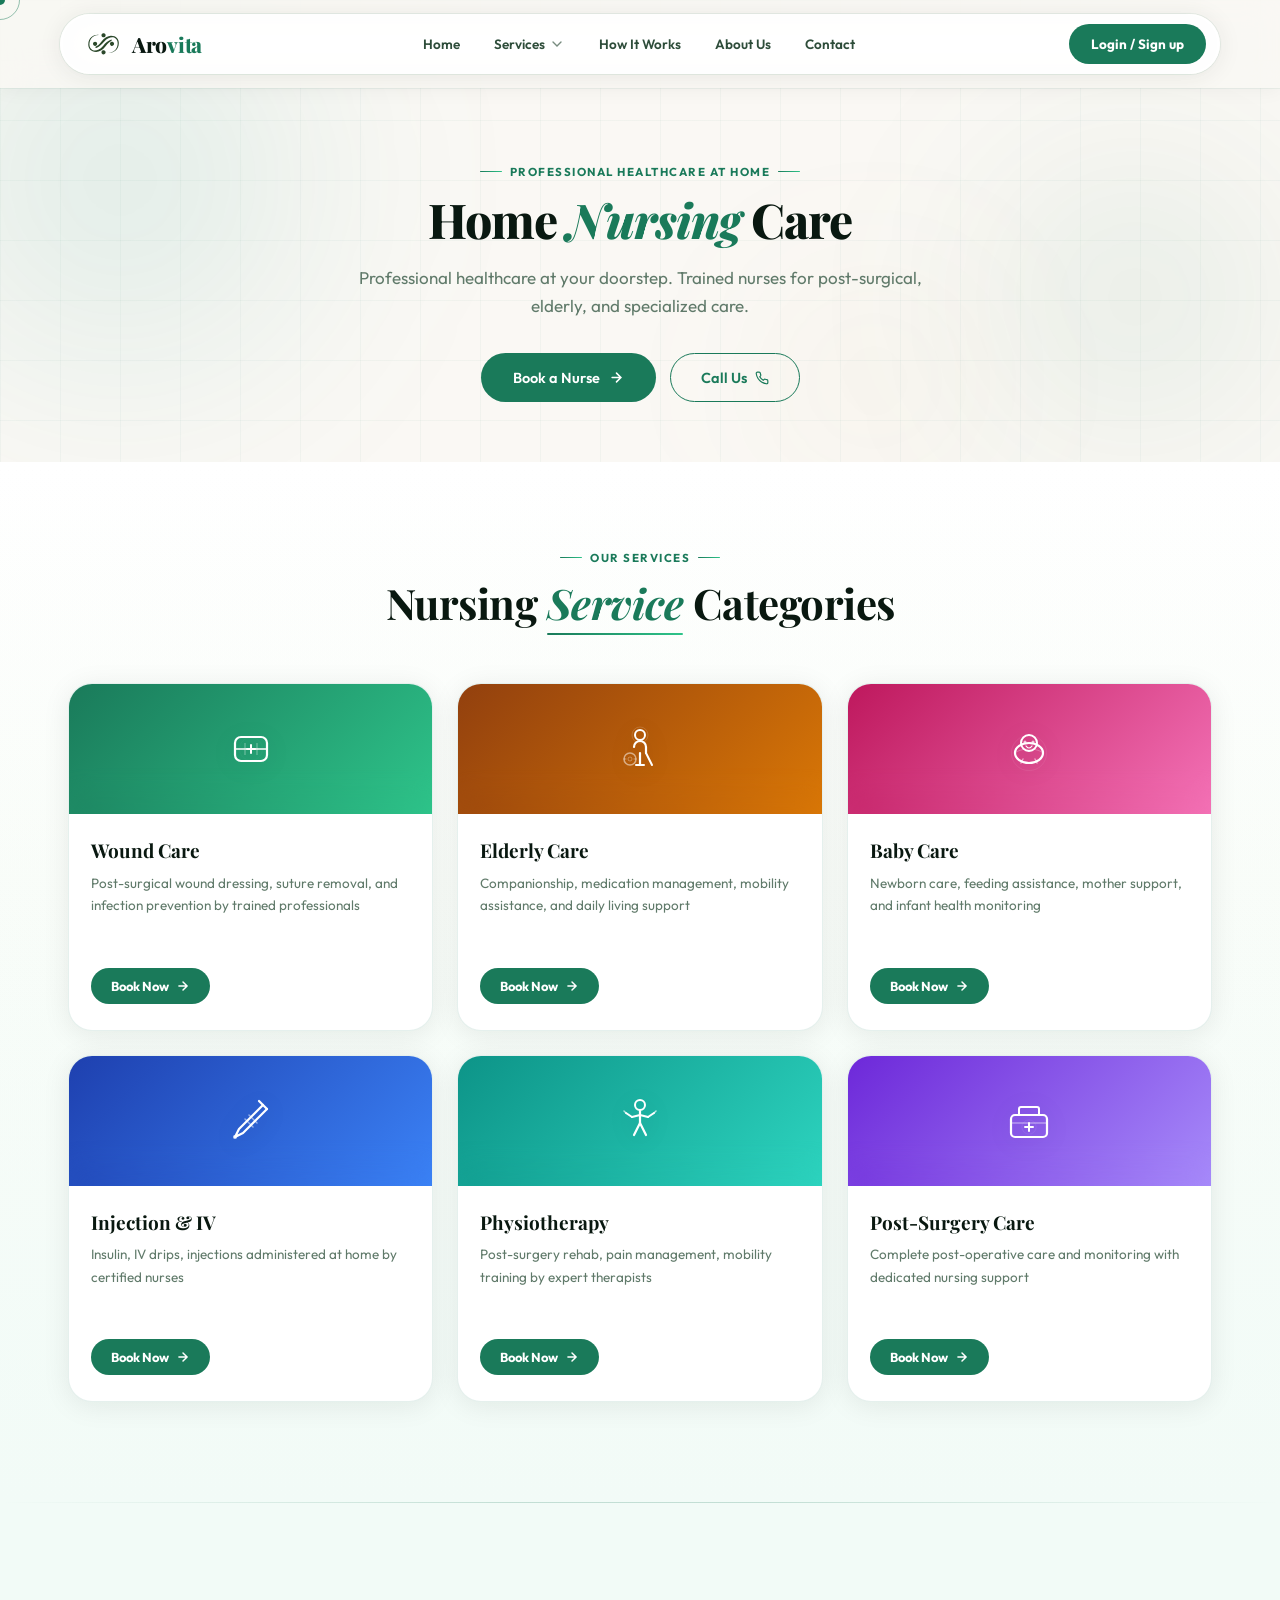
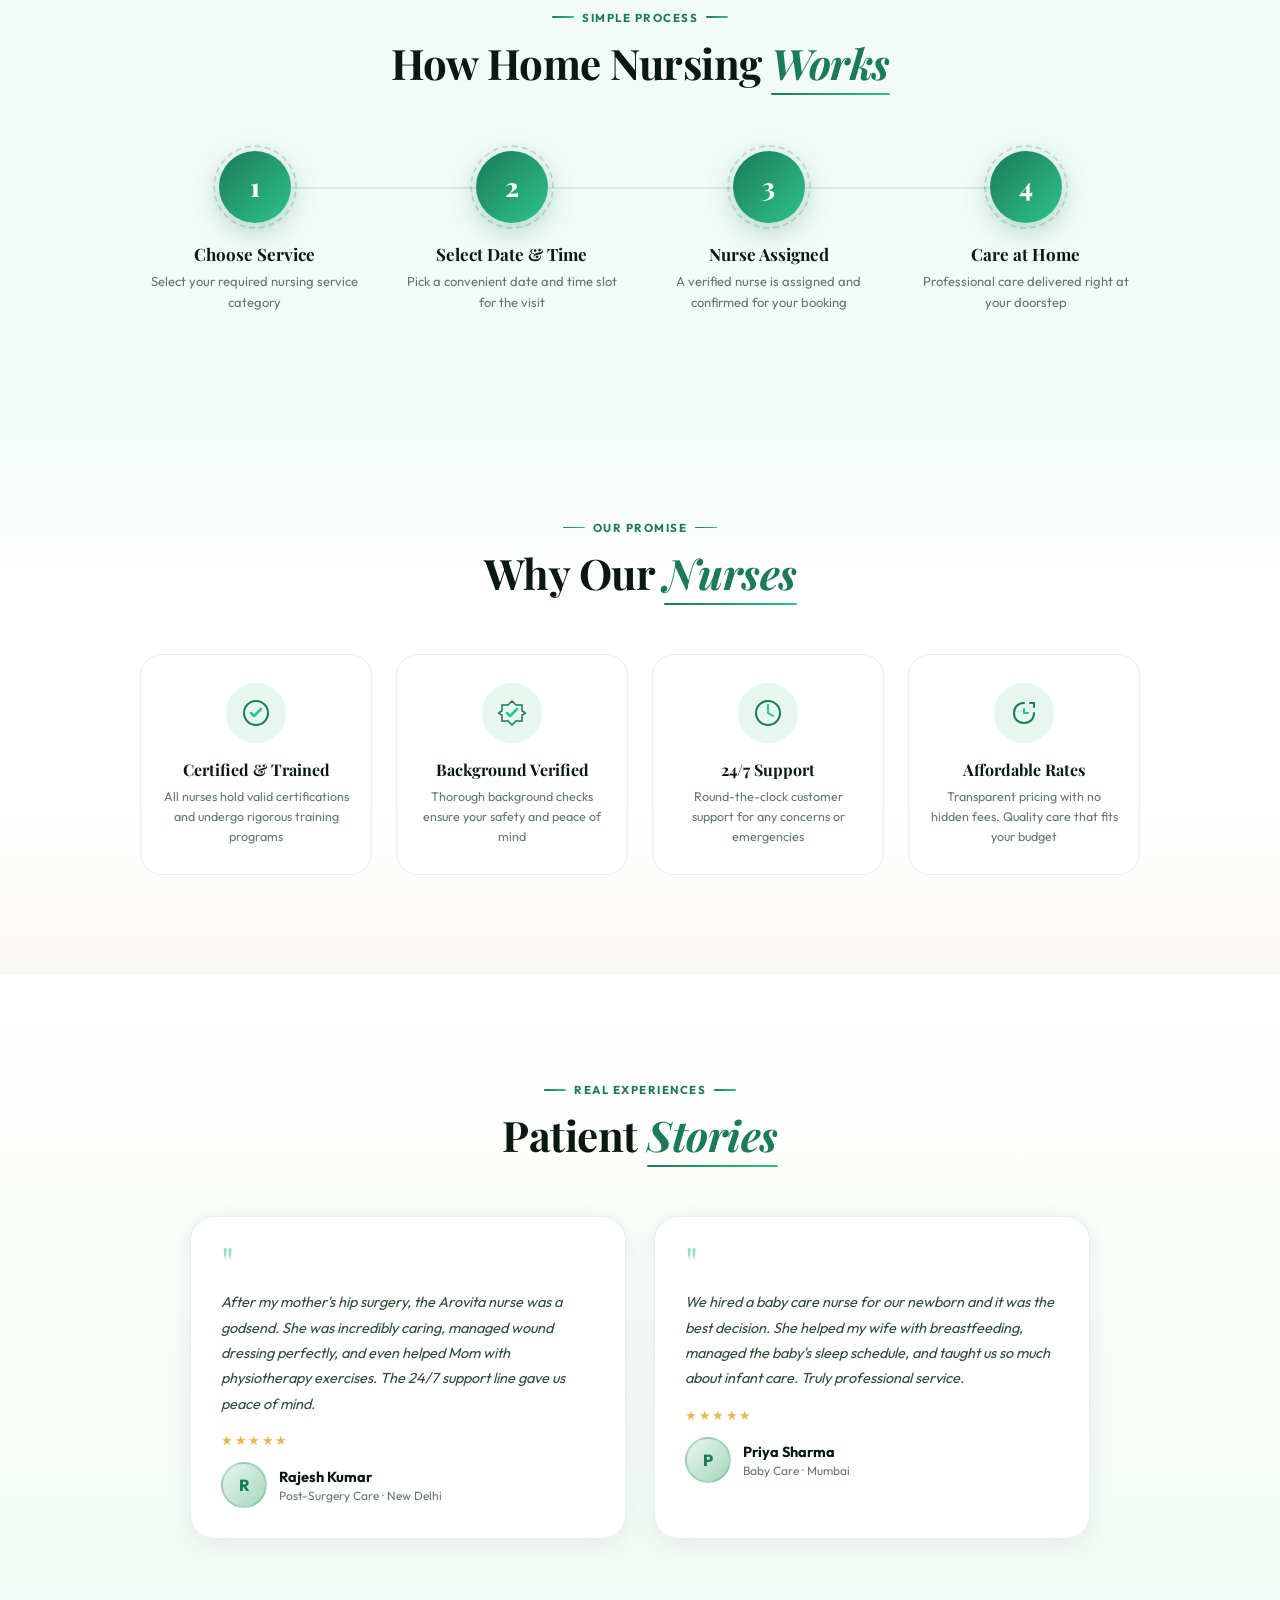
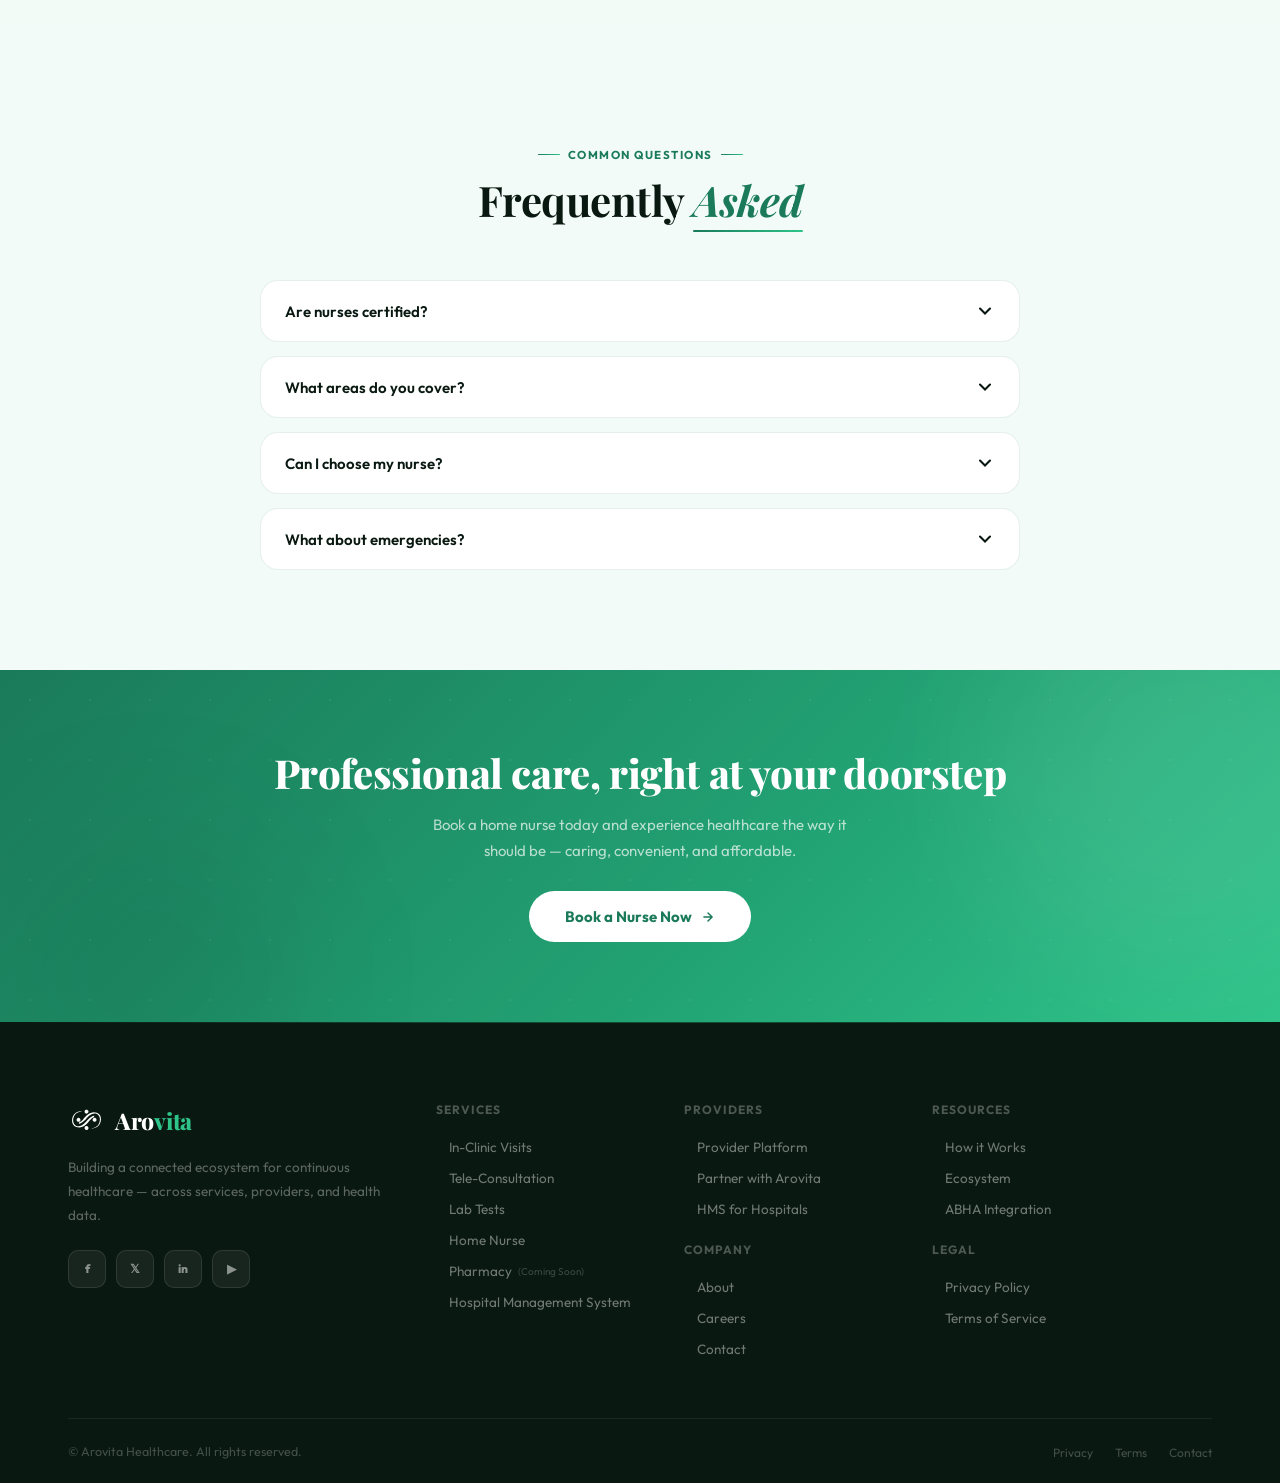
<file: home-nurse.html>
<!DOCTYPE html>
<html lang="en">
<head>
<meta charset="UTF-8">
<meta name="viewport" content="width=device-width, initial-scale=1.0">
<title>Home Nursing Care — Arovita Healthcare Platform</title>
<link href="https://fonts.googleapis.com/css2?family=Playfair+Display:ital,wght@0,400;0,700;0,800;1,400;1,700&family=Outfit:wght@300;400;500;600;700;800&display=swap" rel="stylesheet">
<style>
*,*::before,*::after{box-sizing:border-box;margin:0;padding:0}
:root{
  --g:#1A7A5A;--gm:#22A374;--gl:#2EC48A;--gp:#E6F7F0;--gxp:#F2FBF7;
  --dark:#091810;--dark2:#0D2118;--ink:#162820;--ink2:#2E4D3A;--muted:#607A6A;--hint:#A8C8B8;
  --cream:#FAF8F4;--white:#fff;--gold:#C09A52;--gold2:#E8B84B;
  --border:rgba(26,122,90,0.11);--border2:rgba(26,122,90,0.22);
  --sh:0 4px 28px rgba(9,24,16,0.08);--sh-lg:0 18px 56px rgba(9,24,16,0.13);
  --r:12px;--rl:20px;--rx:26px;
}
html{scroll-behavior:smooth}
body{font-family:'Outfit',sans-serif;background:var(--cream);color:var(--ink);overflow-x:hidden;cursor:none}

.cursor{position:fixed;width:10px;height:10px;background:var(--g);border-radius:50%;pointer-events:none;z-index:9999;transform:translate(-50%,-50%);transition:transform .08s ease,width .25s,height .25s,background .25s}
.cursor-ring{position:fixed;width:40px;height:40px;border:1.5px solid rgba(26,122,90,.45);border-radius:50%;pointer-events:none;z-index:9998;transform:translate(-50%,-50%);transition:transform .18s ease,opacity .2s}
body:has(a:hover) .cursor,.cursor.hovered{width:18px;height:18px;background:var(--gl)}
body:has(a:hover) .cursor-ring,.cursor-ring.hovered{width:60px;height:60px;border-color:var(--gl);opacity:.5}
a,button{cursor:none}

a{text-decoration:none;color:inherit}
::-webkit-scrollbar{width:4px}::-webkit-scrollbar-thumb{background:linear-gradient(var(--gm),var(--gl));border-radius:4px}
.container{max-width:1200px;margin:0 auto;padding:0 28px}

.sec-label{display:inline-flex;align-items:center;gap:8px;font-size:11.5px;font-weight:700;color:var(--g);text-transform:uppercase;letter-spacing:1.5px;margin-bottom:14px}
.sec-label::before,.sec-label::after{content:'';width:22px;height:1.5px;background:linear-gradient(90deg,var(--g),var(--gl));border-radius:2px}

.sec-title{font-family:'Playfair Display',serif;font-size:42px;font-weight:700;line-height:1.15;color:var(--dark);letter-spacing:-0.5px}
.sec-title em{font-style:italic;color:var(--g);position:relative}
.sec-title em::after{content:'';position:absolute;bottom:-4px;left:0;right:0;height:2px;background:linear-gradient(90deg,var(--g),var(--gl));border-radius:2px;animation:shimmer-line 3s ease-in-out infinite}
@keyframes shimmer-line{0%,100%{opacity:.4;transform:scaleX(.7)}50%{opacity:1;transform:scaleX(1)}}

.btn-green{display:inline-flex;align-items:center;gap:9px;background:var(--g);color:#fff;padding:15px 32px;border-radius:50px;font-size:14.5px;font-weight:600;border:none;cursor:none;transition:all .25s;position:relative;overflow:hidden}
.btn-green::before{content:'';position:absolute;inset:0;background:linear-gradient(135deg,transparent 30%,rgba(255,255,255,.12) 50%,transparent 70%);transform:translateX(-100%);transition:transform .5s}
.btn-green:hover::before{transform:translateX(100%)}
.btn-green:hover{background:var(--gm);transform:translateY(-2px);box-shadow:0 12px 32px rgba(26,122,90,.42)}
.btn-outline{display:inline-flex;align-items:center;gap:8px;background:transparent;color:var(--g);border:1.5px solid var(--g);padding:14px 30px;border-radius:50px;font-size:14.5px;font-weight:600;cursor:none;transition:all .25s}
.btn-outline:hover{background:var(--gp);transform:translateY(-2px)}

.fu{opacity:0;transform:translateY(32px);transition:opacity .7s cubic-bezier(.16,1,.3,1),transform .7s cubic-bezier(.16,1,.3,1)}
.fu.vis{opacity:1;transform:none}
.fu.d1{transition-delay:.08s}.fu.d2{transition-delay:.17s}.fu.d3{transition-delay:.26s}.fu.d4{transition-delay:.35s}.fu.d5{transition-delay:.44s}

/* NAVBAR */
.navbar{position:fixed;top:0;left:0;right:0;z-index:1000;transition:all .35s;background:rgba(250,248,244,.85);backdrop-filter:blur(16px);-webkit-backdrop-filter:blur(16px);box-shadow:0 1px 20px rgba(9,24,16,.05),0 1px 0 rgba(26,122,90,.06)}
.navbar.sc{background:rgba(250,248,244,.97);backdrop-filter:blur(24px);-webkit-backdrop-filter:blur(24px);box-shadow:0 4px 32px rgba(9,24,16,.09),0 1px 0 rgba(26,122,90,.1)}
.nav-in{display:flex;align-items:center;justify-content:space-between;height:68px;padding:0 44px;max-width:1400px;margin:0 auto}
.nav-logo{display:flex;align-items:center;gap:11px;text-decoration:none}
.logo-svg-wrap{width:42px;height:42px;display:flex;align-items:center;justify-content:center}
.logo-svg-wrap img{width:100%;height:100%;object-fit:contain}
.nav-brand{font-family:'Playfair Display',serif;font-size:23px;font-weight:800;color:var(--dark);letter-spacing:-.3px}
.nav-brand span{color:var(--g)}
.nav-links{display:flex;align-items:center;gap:6px}
.nav-a{font-size:13.5px;font-weight:600;color:var(--ink2);transition:all .22s;position:relative;padding:8px 14px;border-radius:10px;display:inline-flex;align-items:center;gap:6px;text-decoration:none}
.nav-a svg{width:16px;height:16px;stroke:currentColor;fill:none;stroke-width:2;stroke-linecap:round;flex-shrink:0;opacity:.65;transition:opacity .22s}
.nav-a:hover svg{opacity:1}
.nav-a::after{content:'';position:absolute;bottom:2px;left:14px;right:14px;height:2px;background:linear-gradient(90deg,var(--g),var(--gl));transform:scaleX(0);transform-origin:left;transition:transform .25s cubic-bezier(.16,1,.3,1);border-radius:2px}
.nav-a:hover{color:var(--g);background:rgba(26,122,90,.04)}.nav-a:hover::after{transform:scaleX(1)}
.nav-a.active{color:var(--g);background:var(--gp)}.nav-a.active::after{transform:scaleX(1)}
.nav-right{display:flex;align-items:center;gap:8px}
.nav-profile{width:38px;height:38px;border-radius:50%;background:linear-gradient(135deg,var(--gp),#A8D8BC);display:flex;align-items:center;justify-content:center;font-size:13px;font-weight:800;color:var(--g);border:2px solid var(--border2);cursor:none;transition:all .22s;flex-shrink:0;text-decoration:none}
.nav-profile:hover{border-color:var(--g);transform:scale(1.08);box-shadow:0 4px 16px rgba(26,122,90,.2)}
.nav-cta{display:flex;align-items:center;gap:10px}

/* HAMBURGER */
.hamburger{display:none;flex-direction:column;justify-content:center;align-items:center;width:44px;height:44px;background:none;border:none;padding:0;cursor:none;z-index:1002;position:relative}
.hamburger span{display:block;width:24px;height:2px;background:var(--dark);border-radius:2px;transition:all .3s cubic-bezier(.16,1,.3,1)}
.hamburger span:nth-child(1){margin-bottom:6px}
.hamburger span:nth-child(3){margin-top:6px}
.hamburger.active span:nth-child(1){transform:rotate(45deg) translate(5.5px,5.5px)}
.hamburger.active span:nth-child(2){opacity:0;transform:scaleX(0)}
.hamburger.active span:nth-child(3){transform:rotate(-45deg) translate(5.5px,-5.5px)}

/* MOBILE MENU OVERLAY */
.mobile-menu{position:fixed;inset:0;z-index:1001;visibility:hidden;opacity:0;transition:visibility .4s,opacity .4s}
.mobile-menu.open{visibility:visible;opacity:1}
.mobile-menu-backdrop{position:absolute;inset:0;background:rgba(9,24,16,.6);backdrop-filter:blur(8px);-webkit-backdrop-filter:blur(8px)}
.mobile-menu-panel{position:absolute;top:0;right:0;width:min(340px,85vw);height:100%;background:var(--cream);transform:translateX(100%);transition:transform .4s cubic-bezier(.16,1,.3,1);overflow-y:auto;padding:88px 32px 40px;display:flex;flex-direction:column;gap:8px;box-shadow:-20px 0 60px rgba(9,24,16,.15)}
.mobile-menu.open .mobile-menu-panel{transform:translateX(0)}
.mm-label{font-size:10px;font-weight:700;text-transform:uppercase;letter-spacing:1.2px;color:var(--hint);padding:8px 16px 4px;margin-top:6px}
.mm-link{display:flex;align-items:center;gap:12px;padding:14px 16px;font-size:15px;font-weight:600;color:var(--ink2);border-radius:14px;transition:all .22s}
.mm-link:hover,.mm-link:active{background:var(--gp);color:var(--g)}
.mm-link svg{width:20px;height:20px;stroke:currentColor;fill:none;stroke-width:2;stroke-linecap:round;flex-shrink:0}
.mm-sep{height:1px;background:var(--border);margin:10px 0}
.mm-cta{display:flex;flex-direction:column;gap:12px;margin-top:auto;padding-top:20px}
.mm-cta .btn-green,.mm-cta .btn-outline{justify-content:center;width:100%}

/* HERO */
.hn-hero{min-height:400px;position:relative;overflow:hidden;display:flex;align-items:center;padding-top:76px;background:var(--cream)}
.hn-hero-mesh{position:absolute;inset:0;z-index:0}
.mesh-orb{position:absolute;border-radius:50%;filter:blur(80px);animation:morph-orb ease-in-out infinite}
.mo1{width:600px;height:600px;background:radial-gradient(circle,rgba(13,148,136,.12),transparent 70%);top:-120px;left:-180px;animation-duration:14s}
.mo2{width:450px;height:450px;background:radial-gradient(circle,rgba(26,122,90,.10),transparent 70%);bottom:-60px;right:-80px;animation-duration:18s;animation-delay:-7s}
.mo3{width:300px;height:300px;background:radial-gradient(circle,rgba(192,154,82,.07),transparent 70%);top:50%;right:20%;animation-duration:10s;animation-delay:-3s}
@keyframes morph-orb{0%,100%{transform:scale(1) translate(0,0)}33%{transform:scale(1.15) translate(30px,-30px)}66%{transform:scale(.9) translate(-20px,20px)}}
.hn-hero-grid{position:absolute;inset:0;z-index:0;background-image:linear-gradient(rgba(26,122,90,.04) 1px,transparent 1px),linear-gradient(90deg,rgba(26,122,90,.04) 1px,transparent 1px);background-size:60px 60px}

.hn-hero-inner{position:relative;z-index:2;text-align:center;padding:80px 0 60px}
.hn-hero-h{font-family:'Playfair Display',serif;font-size:48px;font-weight:800;color:var(--dark);line-height:1.1;margin-bottom:18px;letter-spacing:-1px}
.hn-hero-h em{font-style:italic;color:var(--g)}
.hn-hero-p{font-size:17px;color:var(--muted);max-width:620px;margin:0 auto 32px;line-height:1.7}
.hn-hero-btns{display:flex;gap:14px;justify-content:center;flex-wrap:wrap}

/* SERVICE CATEGORIES */
.nurse-cats{padding:80px 0 100px;background:linear-gradient(180deg,#fff 0%,#FAFDF9 40%,var(--gxp) 100%);position:relative}
.nurse-cats::before{content:'';position:absolute;inset:0;background:linear-gradient(180deg,transparent 0%,rgba(242,251,247,.4) 100%)}
.nurse-cats-header{text-align:center;margin-bottom:56px;position:relative;z-index:1}
.nc-grid{display:grid;grid-template-columns:repeat(3,1fr);gap:24px;position:relative;z-index:1}
.nc-card{background:white;border-radius:24px;overflow:hidden;border:1px solid var(--border);transition:all .35s;cursor:none;position:relative;box-shadow:var(--sh)}
.nc-card:hover{transform:translateY(-10px);box-shadow:0 24px 60px rgba(9,24,16,.14);border-color:var(--border2)}
.nc-card-top{height:130px;display:flex;align-items:center;justify-content:center;position:relative;overflow:hidden}
.nc-card-top svg{width:56px;height:56px;position:relative;z-index:1;filter:drop-shadow(0 4px 12px rgba(0,0,0,.1))}
.nc-card-top::after{content:'';position:absolute;bottom:0;left:0;right:0;height:40px;background:inherit;filter:blur(12px);transform:translateY(50%);opacity:.4}
.nc-card-body{padding:24px 22px 26px}
.nc-card-title{font-family:'Playfair Display',serif;font-size:19px;font-weight:700;color:var(--dark);margin-bottom:9px;line-height:1.3}
.nc-card-desc{font-size:13.5px;color:var(--muted);line-height:1.65;margin-bottom:14px}
.nc-card-price{font-size:14px;font-weight:700;color:var(--g);margin-bottom:16px}
.nc-card-price span{font-size:12px;color:var(--muted);font-weight:500}
.nc-card-price.nc-card-price-placeholder{visibility:hidden;pointer-events:none;min-height:21px}
.nc-card-btn{display:inline-flex;align-items:center;gap:7px;font-size:13px;font-weight:700;padding:10px 20px;border-radius:50px;transition:all .25s;border:none;cursor:none;font-family:'Outfit',sans-serif;background:var(--g);color:white}
.nc-card-btn:hover{background:var(--gm);transform:translateY(-2px);box-shadow:0 8px 24px rgba(26,122,90,.35)}
.nc-card-btn.disabled{background:rgba(96,122,106,.08);color:var(--hint);pointer-events:none}
.nc-card-btn .arr{transition:transform .22s}
.nc-card:hover .nc-card-btn .arr{transform:translateX(4px)}

/* HOW IT WORKS */
.how-sec{padding:100px 0;background:var(--gxp);position:relative}
.how-sec::before{content:'';position:absolute;top:0;left:0;right:0;height:1px;background:linear-gradient(90deg,transparent,var(--border2) 40%,var(--border2) 60%,transparent)}
.how-header{text-align:center;margin-bottom:64px}
.how-steps{display:grid;grid-template-columns:repeat(4,1fr);gap:28px;max-width:1000px;margin:0 auto;position:relative}
.how-steps::before{content:'';position:absolute;top:36px;left:calc(12.5% + 20px);right:calc(12.5% + 20px);height:2px;background:var(--border);z-index:0}
.how-step{text-align:center;position:relative;z-index:1}
.how-step-num{width:72px;height:72px;border-radius:50%;background:linear-gradient(135deg,var(--g),var(--gl));display:flex;align-items:center;justify-content:center;margin:0 auto 20px;font-family:'Playfair Display',serif;font-size:26px;font-weight:800;color:white;position:relative;box-shadow:0 8px 28px rgba(26,122,90,.3)}
.how-step-num::after{content:'';position:absolute;inset:-6px;border-radius:50%;border:2px dashed rgba(26,122,90,.2);animation:spin-slow 12s linear infinite}
@keyframes spin-slow{from{transform:rotate(0deg)}to{transform:rotate(360deg)}}
.how-step-title{font-family:'Playfair Display',serif;font-size:17px;font-weight:700;color:var(--dark);margin-bottom:6px}
.how-step-desc{font-size:13px;color:var(--muted);line-height:1.6}

/* WHY OUR NURSES */
.trust-sec{padding:100px 0;background:linear-gradient(180deg,var(--gxp) 0%,#fff 30%,#fff 70%,var(--cream) 100%)}
.trust-header{text-align:center;margin-bottom:56px}
.trust-grid{display:grid;grid-template-columns:repeat(4,1fr);gap:24px;max-width:1000px;margin:0 auto}
.trust-card{text-align:center;padding:28px 20px;border-radius:22px;border:1px solid var(--border);transition:all .3s;background:white}
.trust-card:hover{transform:translateY(-6px);box-shadow:var(--sh-lg);border-color:var(--border2)}
.trust-ic{width:60px;height:60px;border-radius:50%;background:var(--gp);display:flex;align-items:center;justify-content:center;margin:0 auto 16px;transition:all .3s}
.trust-card:hover .trust-ic{background:rgba(46,196,138,.18);transform:scale(1.08)}
.trust-check{width:28px;height:28px}
.trust-title{font-family:'Playfair Display',serif;font-size:16px;font-weight:700;color:var(--dark);margin-bottom:6px}
.trust-desc{font-size:12.5px;color:var(--muted);line-height:1.6}

/* TESTIMONIALS */
.stories-sec{padding:100px 0;background:linear-gradient(180deg,#fff 0%,#FAFDF9 50%,var(--gxp) 100%)}
.stories-header{text-align:center;margin-bottom:56px}
.stories-grid{display:grid;grid-template-columns:repeat(2,1fr);gap:28px;max-width:900px;margin:0 auto}
.story-card{background:white;border-radius:24px;padding:30px;border:1px solid var(--border);box-shadow:var(--sh);transition:all .3s;position:relative;overflow:hidden}
.story-card:hover{transform:translateY(-6px);box-shadow:var(--sh-lg);border-color:var(--border2)}
.story-card::before{content:'';position:absolute;left:0;top:0;bottom:0;width:3px;background:linear-gradient(var(--g),var(--gl));border-radius:3px 0 0 3px;transform:scaleY(0);transform-origin:top;transition:transform .35s cubic-bezier(.16,1,.3,1)}
.story-card:hover::before{transform:scaleY(1)}
.story-q{font-size:44px;color:var(--gl);line-height:.7;font-family:'Playfair Display',serif;display:block;margin-bottom:12px;opacity:.5}
.story-text{font-size:14.5px;color:var(--ink2);line-height:1.75;margin-bottom:16px;font-style:italic}
.story-stars{color:var(--gold2);font-size:13px;letter-spacing:1.5px;margin-bottom:14px}
.story-auth{display:flex;align-items:center;gap:12px}
.story-av{width:46px;height:46px;border-radius:50%;background:linear-gradient(135deg,var(--gp),#A8D8BC);display:flex;align-items:center;justify-content:center;font-weight:800;font-size:16px;color:var(--g);flex-shrink:0;border:2px solid var(--border2)}
.story-name{font-weight:700;font-size:14.5px;color:var(--dark)}
.story-role{font-size:12px;color:var(--muted);margin-top:2px}

/* FAQ */
.faq-sec{padding:100px 0;background:var(--gxp)}
.faq-sec::before{content:'';position:absolute;top:0;left:0;right:0;height:1px;background:linear-gradient(90deg,transparent,var(--border2) 40%,var(--border2) 60%,transparent)}
.faq-header{text-align:center;margin-bottom:56px}
.faq-list{max-width:760px;margin:0 auto;display:flex;flex-direction:column;gap:14px}
.faq-item{background:white;border-radius:18px;border:1px solid var(--border);overflow:hidden;transition:all .3s}
.faq-item:hover{border-color:var(--border2)}
.faq-item.open{box-shadow:var(--sh)}
.faq-q{padding:20px 24px;display:flex;align-items:center;justify-content:space-between;gap:16px;cursor:none;font-size:15px;font-weight:600;color:var(--dark);transition:color .2s}
.faq-item.open .faq-q{color:var(--g)}
.faq-chevron{width:20px;height:20px;transition:transform .3s;flex-shrink:0}
.faq-item.open .faq-chevron{transform:rotate(180deg)}
.faq-a{max-height:0;overflow:hidden;transition:max-height .4s cubic-bezier(.16,1,.3,1),padding .3s}
.faq-item.open .faq-a{max-height:200px;padding:0 24px 20px}
.faq-a-text{font-size:14px;color:var(--muted);line-height:1.7}

/* CTA BANNER */
.cta-banner{padding:80px 0;background:linear-gradient(135deg,var(--g) 0%,var(--gm) 60%,var(--gl) 100%);position:relative;overflow:hidden;text-align:center}
.cta-banner::before{content:'';position:absolute;inset:0;background:url("data:image/svg+xml,%3Csvg width='60' height='60' xmlns='http://www.w3.org/2000/svg'%3E%3Ccircle cx='30' cy='30' r='1' fill='rgba(255,255,255,0.08)'/%3E%3C/svg%3E");background-size:60px 60px}
.cta-orb{position:absolute;border-radius:50%;filter:blur(70px);pointer-events:none}
.co1{width:400px;height:400px;background:rgba(255,255,255,.08);top:-100px;right:-100px;animation:morph-orb 12s ease-in-out infinite}
.co2{width:300px;height:300px;background:rgba(0,0,0,.06);bottom:-100px;left:0;animation:morph-orb 15s ease-in-out 4s infinite}
.cta-inner{position:relative;z-index:1}
.cta-h{font-family:'Playfair Display',serif;font-size:40px;font-weight:800;color:white;line-height:1.15;margin-bottom:16px;letter-spacing:-.4px}
.cta-p{font-size:15px;color:rgba(255,255,255,.68);margin-bottom:28px;max-width:440px;margin-left:auto;margin-right:auto;line-height:1.7}
.btn-white{display:inline-flex;align-items:center;gap:9px;background:white;color:var(--g);padding:15px 32px;border-radius:50px;font-size:14.5px;font-weight:700;transition:all .25s;cursor:none;border:none}
.btn-white:hover{transform:translateY(-2px);box-shadow:0 12px 30px rgba(0,0,0,.18)}

/* FOOTER */
.footer{padding:80px 0 0;background:var(--dark);position:relative;overflow:hidden}
.footer::before{content:'';position:absolute;top:0;left:0;right:0;height:1px;background:linear-gradient(90deg,transparent,rgba(46,196,138,.3) 40%,rgba(46,196,138,.3) 60%,transparent)}
.footer-grid{display:grid;grid-template-columns:1.6fr 1fr 1fr 1.4fr;gap:48px;margin-bottom:60px}
.footer-logo{display:flex;align-items:center;gap:11px;margin-bottom:18px}
.footer-brand{font-family:'Playfair Display',serif;font-size:23px;font-weight:800;color:white;letter-spacing:-.3px}
.footer-brand span{color:var(--gl)}
.footer-desc{font-size:13.5px;color:rgba(255,255,255,.34);line-height:1.76;margin-bottom:22px}
.footer-social{display:flex;gap:10px}
.fsb{width:38px;height:38px;border-radius:10px;background:rgba(255,255,255,.06);border:1px solid rgba(255,255,255,.1);display:flex;align-items:center;justify-content:center;font-size:12px;font-weight:800;color:rgba(255,255,255,.5);cursor:none;transition:all .22s}
.fsb:hover{background:var(--g);color:white;border-color:var(--g);transform:translateY(-3px)}
.footer-h{font-size:12px;font-weight:700;text-transform:uppercase;letter-spacing:1px;color:rgba(255,255,255,.28);margin-bottom:18px}
.footer-links{list-style:none;display:flex;flex-direction:column;gap:10px}
.footer-links a{font-size:13.5px;color:rgba(255,255,255,.42);transition:color .18s;display:inline-flex;align-items:center;gap:6px}
.footer-links a::before{content:'→';font-size:11px;opacity:0;transform:translateX(-8px);transition:all .2s}
.footer-links a:hover{color:rgba(255,255,255,.8)}.footer-links a:hover::before{opacity:1;transform:none}
.nl-form{display:flex;gap:8px}
.nl-input{flex:1;background:rgba(255,255,255,.06);border:1px solid rgba(255,255,255,.1);border-radius:12px;padding:12px 14px;color:white;font-size:13px;font-family:'Outfit',sans-serif;outline:none;transition:border .2s}
.nl-input::placeholder{color:rgba(255,255,255,.25)}
.nl-input:focus{border-color:var(--g)}
.nl-btn{background:var(--g);color:white;border:none;border-radius:12px;padding:12px 18px;font-size:12.5px;font-weight:700;cursor:none;transition:all .22s;font-family:'Outfit',sans-serif;white-space:nowrap}
.nl-btn:hover{background:var(--gm)}
.footer-bottom{border-top:1px solid rgba(255,255,255,.07);padding:22px 0;display:flex;align-items:center;justify-content:space-between;flex-wrap:wrap;gap:12px}
.footer-copy{font-size:12.5px;color:rgba(255,255,255,.24)}
.footer-copy a{color:rgba(46,196,138,.6);transition:color .18s}.footer-copy a:hover{color:var(--gl)}
.footer-links2{list-style:none;display:flex;gap:22px}
.footer-links2 a{font-size:12px;color:rgba(255,255,255,.24);transition:color .18s}.footer-links2 a:hover{color:rgba(255,255,255,.6)}

/* SCROLL TOP */
.stb{position:fixed;bottom:28px;right:28px;width:48px;height:48px;border-radius:50%;background:linear-gradient(135deg,var(--g),var(--gl));display:flex;align-items:center;justify-content:center;cursor:none;opacity:0;transform:translateY(20px) scale(.8);transition:all .3s;z-index:999;box-shadow:0 6px 20px rgba(26,122,90,.4)}
.stb.show{opacity:1;transform:none}
.stb:hover{transform:translateY(-3px) scale(1.08);box-shadow:0 10px 28px rgba(26,122,90,.5)}
.stb svg{width:20px;height:20px}

/* ===================== RESPONSIVE ===================== */
@media(hover:none){body{cursor:auto}.cursor,.cursor-ring{display:none}a,button{cursor:pointer}}

@media(max-width:900px){
  .nav-links,.nav-cta,.nav-profile{display:none}
  .hamburger{display:flex}
  .nav-in{padding:0 20px;height:62px}
  .navbar{box-shadow:0 1px 16px rgba(9,24,16,.06),0 1px 0 rgba(26,122,90,.06)}
  .container{padding:0 22px}
  .sec-title{font-size:34px}
  .sec-label{font-size:10.5px;letter-spacing:1.2px;gap:6px}
  .sec-label::before,.sec-label::after{width:16px}
  .btn-green{padding:13px 26px;font-size:13.5px;gap:8px}
  .btn-outline{padding:12px 24px;font-size:13.5px}
  .hn-hero-h{font-size:38px}
  .hn-hero-p{font-size:15px}
  .nc-grid{grid-template-columns:repeat(2,1fr);gap:20px}
  .how-steps{grid-template-columns:repeat(2,1fr);gap:24px}
  .how-steps::before{display:none}
  .trust-grid{grid-template-columns:repeat(2,1fr);gap:18px}
  .stories-grid{grid-template-columns:1fr;gap:20px}
  .cta-banner{padding:64px 0}
  .cta-h{font-size:32px}
  .footer{padding:56px 0 0}
  .footer-grid{grid-template-columns:1fr 1fr;gap:32px;margin-bottom:40px}
  .footer-brand{font-size:20px}
  .footer-desc{font-size:12.5px}
  .footer-h{font-size:11px}
  .footer-links a{font-size:12.5px}
  .footer-bottom{padding:18px 0;gap:10px}
  .footer-copy{font-size:11.5px}
  .footer-links2{gap:16px}
  .footer-links2 a{font-size:11px}
}
@media(max-width:600px){
  .container{padding:0 18px}
  .nav-in{padding:0 16px;height:58px}
  .nav-brand{font-size:20px}
  .logo-svg-wrap{width:36px;height:36px}
  .sec-title{font-size:28px;letter-spacing:-.3px}
  .sec-label{font-size:10px;margin-bottom:10px}
  .btn-green{padding:12px 22px;font-size:13px}
  .btn-outline{padding:11px 20px;font-size:13px}
  .hn-hero-inner{padding:56px 0 44px}
  .hn-hero-h{font-size:30px;letter-spacing:-.5px}
  .hn-hero-p{font-size:14px;margin-bottom:24px}
  .hn-hero-btns{gap:10px}
  .hn-hero-btns .btn-green{padding:12px 24px;font-size:13px}
  .hn-hero-btns .btn-outline{padding:11px 20px;font-size:13px}
  .nurse-cats{padding:52px 0 70px}
  .nc-grid{grid-template-columns:1fr;gap:16px}
  .nc-card{border-radius:20px}
  .nc-card-top{height:110px}
  .nc-card-top svg{width:48px;height:48px}
  .nc-card-body{padding:20px 18px 22px}
  .nc-card-title{font-size:17px;margin-bottom:6px}
  .nc-card-desc{font-size:12.5px;margin-bottom:10px}
  .nc-card-price{font-size:13px;margin-bottom:12px}
  .nc-card-btn{padding:9px 16px;font-size:12px}
  .how-sec{padding:60px 0}
  .how-steps{grid-template-columns:1fr;gap:28px}
  .how-step-num{width:56px;height:56px;font-size:22px}
  .how-step-num::after{inset:-4px}
  .how-step-title{font-size:15px}
  .how-step-desc{font-size:12px}
  .trust-sec{padding:60px 0}
  .trust-grid{grid-template-columns:1fr;gap:14px}
  .trust-card{padding:22px 16px;border-radius:18px}
  .trust-ic{width:50px;height:50px}
  .trust-title{font-size:15px}
  .trust-desc{font-size:11.5px}
  .stories-sec{padding:60px 0}
  .story-card{padding:22px 18px;border-radius:18px}
  .story-text{font-size:13.5px}
  .story-name{font-size:13.5px}
  .story-role{font-size:11px}
  .story-av{width:40px;height:40px;font-size:14px}
  .story-q{font-size:36px}
  .faq-sec{padding:60px 0}
  .faq-item{border-radius:14px}
  .faq-q{padding:16px 18px;font-size:14px}
  .faq-a{padding:0 18px}
  .faq-item.open .faq-a{padding:0 18px 16px}
  .faq-a-text{font-size:13px}
  .cta-banner{padding:52px 0}
  .cta-h{font-size:26px}
  .cta-p{font-size:13.5px}
  .btn-white{padding:13px 28px;font-size:14px}
  .footer{padding:44px 0 0}
  .footer-grid{grid-template-columns:1fr;gap:28px;margin-bottom:32px}
  .nl-form{flex-direction:column;gap:10px}
  .footer-bottom{flex-direction:column;align-items:center;text-align:center;padding:16px 0}
  .footer-links2{gap:14px;flex-wrap:wrap;justify-content:center}
  .stb{bottom:20px;right:20px;width:42px;height:42px}
}
@media(max-width:380px){
  .container{padding:0 14px}
  .sec-title{font-size:25px}
  .hn-hero-h{font-size:27px}
  .nc-card-body{padding:16px 14px 18px}
  .cta-h{font-size:23px}
  .story-card{padding:18px 14px}
}
</style>
<link rel="stylesheet" href="shared.css">
</head>
<body>

<div class="cursor" id="cur"></div>
<div class="cursor-ring" id="curRing"></div>

<div id="navbar-placeholder"></div>

<!-- HERO -->
<section class="hn-hero">
  <div class="hn-hero-mesh">
    <div class="mesh-orb mo1"></div>
    <div class="mesh-orb mo2"></div>
    <div class="mesh-orb mo3"></div>
  </div>
  <div class="hn-hero-grid"></div>
  <div class="container">
    <div class="hn-hero-inner">
      <div class="sec-label fu">Professional Healthcare at Home</div>
      <h1 class="hn-hero-h fu d1">Home <em>Nursing</em> Care</h1>
      <p class="hn-hero-p fu d2">Professional healthcare at your doorstep. Trained nurses for post-surgical, elderly, and specialized care.</p>
      <div class="hn-hero-btns fu d3">
        <a href="https://www.arovita.care/" target="_blank" rel="noopener noreferrer" class="btn-green">Book a Nurse <svg viewBox="0 0 24 24" width="15" height="15" fill="none" stroke="currentColor" stroke-width="2.5" stroke-linecap="round"><path d="M5 12h14M12 5l7 7-7 7"/></svg></a>
        <a href="tel:+911800AROVITA" class="btn-outline">Call Us <svg viewBox="0 0 24 24" width="14" height="14" fill="none" stroke="currentColor" stroke-width="2"><path d="M22 16.92v3a2 2 0 0 1-2.18 2 19.79 19.79 0 0 1-8.63-3.07 19.5 19.5 0 0 1-6-6A19.79 19.79 0 0 1 2.12 4.18 2 2 0 0 1 4.11 2h3a2 2 0 0 1 2 1.72c.127.96.361 1.903.7 2.81a2 2 0 0 1-.45 2.11L8.09 9.91a16 16 0 0 0 6 6l1.27-1.27a2 2 0 0 1 2.11-.45c.907.339 1.85.573 2.81.7A2 2 0 0 1 22 16.92z"/></svg></a>
      </div>
    </div>
  </div>
</section>

<!-- NURSING SERVICE CATEGORIES -->
<section class="nurse-cats">
  <div class="container">
    <div class="nurse-cats-header">
      <div class="sec-label fu">Our Services</div>
      <h2 class="sec-title fu d1">Nursing <em>Service</em> Categories</h2>
    </div>
    <div class="nc-grid">

      <!-- Wound Care -->
      <div class="nc-card fu">
        <div class="nc-card-top" style="background:linear-gradient(135deg,#1A7A5A,#2EC48A)">
          <svg viewBox="0 0 56 56" fill="none" xmlns="http://www.w3.org/2000/svg">
            <rect x="12" y="16" width="32" height="24" rx="6" stroke="white" stroke-width="2.2" fill="none"/>
            <line x1="12" y1="28" x2="44" y2="28" stroke="white" stroke-width="1.5"/>
            <line x1="22" y1="22" x2="22" y2="34" stroke="white" stroke-width="1" opacity="0.4"/>
            <line x1="34" y1="22" x2="34" y2="34" stroke="white" stroke-width="1" opacity="0.4"/>
            <line x1="28" y1="24" x2="28" y2="32" stroke="white" stroke-width="2" stroke-linecap="round"/>
            <line x1="24" y1="28" x2="32" y2="28" stroke="white" stroke-width="2" stroke-linecap="round"/>
            <circle cx="28" cy="28" r="10" stroke="white" stroke-width="0.8" opacity="0.2" fill="none">
              <animate attributeName="r" values="10;12;10" dur="3s" repeatCount="indefinite"/>
              <animate attributeName="opacity" values="0.2;0;0.2" dur="3s" repeatCount="indefinite"/>
            </circle>
          </svg>
        </div>
        <div class="nc-card-body">
          <div class="nc-card-title">Wound Care</div>
          <div class="nc-card-desc">Post-surgical wound dressing, suture removal, and infection prevention by trained professionals</div>
          <div class="nc-card-price nc-card-price-placeholder" aria-hidden="true"></div>
          <a href="https://www.arovita.care/" target="_blank" rel="noopener noreferrer" class="nc-card-btn">Book Now <svg class="arr" viewBox="0 0 24 24" width="14" height="14" fill="none" stroke="currentColor" stroke-width="2.5" stroke-linecap="round"><path d="M5 12h14M12 5l7 7-7 7"/></svg></a>
        </div>
      </div>

      <!-- Elderly Care -->
      <div class="nc-card fu d1">
        <div class="nc-card-top" style="background:linear-gradient(135deg,#92400E,#D97706)">
          <svg viewBox="0 0 56 56" fill="none" xmlns="http://www.w3.org/2000/svg">
            <circle cx="28" cy="14" r="5" stroke="white" stroke-width="2" fill="none"/>
            <path d="M22 26C22 22.7 24.7 20 28 20C31.3 20 34 22.7 34 26V32" stroke="white" stroke-width="2.2" stroke-linecap="round" fill="none"/>
            <path d="M28 32V44" stroke="white" stroke-width="2.2" stroke-linecap="round"/>
            <path d="M24 44H32" stroke="white" stroke-width="2" stroke-linecap="round"/>
            <path d="M34 32L40 44" stroke="white" stroke-width="2" stroke-linecap="round"/>
            <circle cx="18" cy="38" r="6" stroke="white" stroke-width="1.5" fill="none" opacity="0.5"/>
            <circle cx="18" cy="38" r="2" stroke="white" stroke-width="1" fill="none" opacity="0.3"/>
            <path d="M12 38H14M22 38H24" stroke="white" stroke-width="1" stroke-linecap="round" opacity="0.4"/>
            <circle cx="28" cy="14" r="8" stroke="white" stroke-width="0.6" opacity="0.2" fill="none">
              <animate attributeName="opacity" values="0.2;0.4;0.2" dur="2s" repeatCount="indefinite"/>
            </circle>
          </svg>
        </div>
        <div class="nc-card-body">
          <div class="nc-card-title">Elderly Care</div>
          <div class="nc-card-desc">Companionship, medication management, mobility assistance, and daily living support</div>
          <div class="nc-card-price nc-card-price-placeholder" aria-hidden="true"></div>
          <a href="https://www.arovita.care/" target="_blank" rel="noopener noreferrer" class="nc-card-btn">Book Now <svg class="arr" viewBox="0 0 24 24" width="14" height="14" fill="none" stroke="currentColor" stroke-width="2.5" stroke-linecap="round"><path d="M5 12h14M12 5l7 7-7 7"/></svg></a>
        </div>
      </div>

      <!-- Baby Care -->
      <div class="nc-card fu d2">
        <div class="nc-card-top" style="background:linear-gradient(135deg,#BE185D,#F472B6)">
          <svg viewBox="0 0 56 56" fill="none" xmlns="http://www.w3.org/2000/svg">
            <ellipse cx="28" cy="32" rx="14" ry="10" stroke="white" stroke-width="2.2" fill="none"/>
            <circle cx="28" cy="22" r="8" stroke="white" stroke-width="2" fill="none"/>
            <circle cx="24" cy="21" r="1.5" fill="white" opacity="0.7"/>
            <circle cx="32" cy="21" r="1.5" fill="white" opacity="0.7"/>
            <path d="M25 25C25 25 26.5 27 28 27C29.5 27 31 25 31 25" stroke="white" stroke-width="1.2" stroke-linecap="round" fill="none"/>
            <path d="M14 32C14 32 18 28 28 28C38 28 42 32 42 32" stroke="white" stroke-width="0.8" opacity="0.3" fill="none"/>
            <path d="M20 42L22 38M36 42L34 38" stroke="white" stroke-width="1.5" stroke-linecap="round" opacity="0.5"/>
            <circle cx="28" cy="32" r="16" stroke="white" stroke-width="0.5" opacity="0.15" fill="none">
              <animate attributeName="r" values="16;18;16" dur="3s" repeatCount="indefinite"/>
            </circle>
          </svg>
        </div>
        <div class="nc-card-body">
          <div class="nc-card-title">Baby Care</div>
          <div class="nc-card-desc">Newborn care, feeding assistance, mother support, and infant health monitoring</div>
          <div class="nc-card-price nc-card-price-placeholder" aria-hidden="true"></div>
          <a href="https://www.arovita.care/" target="_blank" rel="noopener noreferrer" class="nc-card-btn">Book Now <svg class="arr" viewBox="0 0 24 24" width="14" height="14" fill="none" stroke="currentColor" stroke-width="2.5" stroke-linecap="round"><path d="M5 12h14M12 5l7 7-7 7"/></svg></a>
        </div>
      </div>

      <!-- Injection & IV -->
      <div class="nc-card fu d3">
        <div class="nc-card-top" style="background:linear-gradient(135deg,#1E40AF,#3B82F6)">
          <svg viewBox="0 0 56 56" fill="none" xmlns="http://www.w3.org/2000/svg">
            <path d="M36 8L44 16" stroke="white" stroke-width="2.2" stroke-linecap="round"/>
            <path d="M40 12L22 30L16 36L12 44L20 40L26 34L44 16" stroke="white" stroke-width="2.2" stroke-linecap="round" stroke-linejoin="round" fill="none"/>
            <line x1="26" y1="22" x2="34" y2="30" stroke="white" stroke-width="1.5" stroke-linecap="round" opacity="0.5"/>
            <line x1="22" y1="26" x2="30" y2="34" stroke="white" stroke-width="1.5" stroke-linecap="round" opacity="0.5"/>
            <circle cx="12" cy="44" r="2" fill="white" opacity="0.6">
              <animate attributeName="opacity" values="0.6;1;0.6" dur="1.5s" repeatCount="indefinite"/>
            </circle>
          </svg>
        </div>
        <div class="nc-card-body">
          <div class="nc-card-title">Injection & IV</div>
          <div class="nc-card-desc">Insulin, IV drips, injections administered at home by certified nurses</div>
          <div class="nc-card-price nc-card-price-placeholder" aria-hidden="true"></div>
          <a href="https://www.arovita.care/" target="_blank" rel="noopener noreferrer" class="nc-card-btn">Book Now <svg class="arr" viewBox="0 0 24 24" width="14" height="14" fill="none" stroke="currentColor" stroke-width="2.5" stroke-linecap="round"><path d="M5 12h14M12 5l7 7-7 7"/></svg></a>
        </div>
      </div>

      <!-- Physiotherapy -->
      <div class="nc-card fu d4">
        <div class="nc-card-top" style="background:linear-gradient(135deg,#0D9488,#2DD4BF)">
          <svg viewBox="0 0 56 56" fill="none" xmlns="http://www.w3.org/2000/svg">
            <circle cx="28" cy="12" r="5" stroke="white" stroke-width="2" fill="none"/>
            <path d="M28 18V30" stroke="white" stroke-width="2.2" stroke-linecap="round"/>
            <path d="M20 24L28 22L36 24" stroke="white" stroke-width="2.2" stroke-linecap="round" stroke-linejoin="round" fill="none"/>
            <path d="M28 30L22 42" stroke="white" stroke-width="2.2" stroke-linecap="round"/>
            <path d="M28 30L34 42" stroke="white" stroke-width="2.2" stroke-linecap="round"/>
            <path d="M36 24L42 20" stroke="white" stroke-width="2" stroke-linecap="round"/>
            <path d="M20 24L14 20" stroke="white" stroke-width="2" stroke-linecap="round"/>
            <path d="M42 20L44 18" stroke="white" stroke-width="1.5" stroke-linecap="round" opacity="0.5">
              <animate attributeName="opacity" values="0.5;1;0.5" dur="1.5s" repeatCount="indefinite"/>
            </path>
            <path d="M14 20L12 18" stroke="white" stroke-width="1.5" stroke-linecap="round" opacity="0.5">
              <animate attributeName="opacity" values="0.5;1;0.5" dur="1.5s" begin="0.5s" repeatCount="indefinite"/>
            </path>
          </svg>
        </div>
        <div class="nc-card-body">
          <div class="nc-card-title">Physiotherapy</div>
          <div class="nc-card-desc">Post-surgery rehab, pain management, mobility training by expert therapists</div>
          <div class="nc-card-price nc-card-price-placeholder" aria-hidden="true"></div>
          <a href="https://www.arovita.care/" target="_blank" rel="noopener noreferrer" class="nc-card-btn">Book Now <svg class="arr" viewBox="0 0 24 24" width="14" height="14" fill="none" stroke="currentColor" stroke-width="2.5" stroke-linecap="round"><path d="M5 12h14M12 5l7 7-7 7"/></svg></a>
        </div>
      </div>

      <!-- Post-Surgery Care -->
      <div class="nc-card fu d5">
        <div class="nc-card-top" style="background:linear-gradient(135deg,#6D28D9,#A78BFA)">
          <svg viewBox="0 0 56 56" fill="none" xmlns="http://www.w3.org/2000/svg">
            <rect x="10" y="22" width="36" height="22" rx="4" stroke="white" stroke-width="2.2" fill="none"/>
            <path d="M10 30H46" stroke="white" stroke-width="1.5" opacity="0.4"/>
            <path d="M18 22V16C18 14.9 18.9 14 20 14H36C37.1 14 38 14.9 38 16V22" stroke="white" stroke-width="2" fill="none"/>
            <line x1="28" y1="30" x2="28" y2="38" stroke="white" stroke-width="2" stroke-linecap="round"/>
            <line x1="24" y1="34" x2="32" y2="34" stroke="white" stroke-width="2" stroke-linecap="round"/>
            <circle cx="28" cy="34" r="6" stroke="white" stroke-width="0.8" opacity="0.2" fill="none">
              <animate attributeName="r" values="6;8;6" dur="2.5s" repeatCount="indefinite"/>
              <animate attributeName="opacity" values="0.2;0;0.2" dur="2.5s" repeatCount="indefinite"/>
            </circle>
          </svg>
        </div>
        <div class="nc-card-body">
          <div class="nc-card-title">Post-Surgery Care</div>
          <div class="nc-card-desc">Complete post-operative care and monitoring with dedicated nursing support</div>
          <div class="nc-card-price nc-card-price-placeholder" aria-hidden="true"></div>
          <a href="https://www.arovita.care/" target="_blank" rel="noopener noreferrer" class="nc-card-btn">Book Now <svg class="arr" viewBox="0 0 24 24" width="14" height="14" fill="none" stroke="currentColor" stroke-width="2.5" stroke-linecap="round"><path d="M5 12h14M12 5l7 7-7 7"/></svg></a>
        </div>
      </div>

    </div>
  </div>
</section>

<!-- HOW HOME NURSING WORKS -->
<section class="how-sec">
  <div class="container">
    <div class="how-header">
      <div class="sec-label fu">Simple Process</div>
      <h2 class="sec-title fu d1">How Home Nursing <em>Works</em></h2>
    </div>
    <div class="how-steps">

      <div class="how-step fu">
        <div class="how-step-num">1</div>
        <div class="how-step-title">Choose Service</div>
        <div class="how-step-desc">Select your required nursing service category</div>
      </div>

      <div class="how-step fu d1">
        <div class="how-step-num">2</div>
        <div class="how-step-title">Select Date & Time</div>
        <div class="how-step-desc">Pick a convenient date and time slot for the visit</div>
      </div>

      <div class="how-step fu d2">
        <div class="how-step-num">3</div>
        <div class="how-step-title">Nurse Assigned</div>
        <div class="how-step-desc">A verified nurse is assigned and confirmed for your booking</div>
      </div>

      <div class="how-step fu d3">
        <div class="how-step-num">4</div>
        <div class="how-step-title">Care at Home</div>
        <div class="how-step-desc">Professional care delivered right at your doorstep</div>
      </div>

    </div>
  </div>
</section>

<!-- WHY OUR NURSES -->
<section class="trust-sec">
  <div class="container">
    <div class="trust-header">
      <div class="sec-label fu">Our Promise</div>
      <h2 class="sec-title fu d1">Why Our <em>Nurses</em></h2>
    </div>
    <div class="trust-grid">

      <div class="trust-card fu">
        <div class="trust-ic">
          <svg class="trust-check" viewBox="0 0 28 28" fill="none">
            <circle cx="14" cy="14" r="12" stroke="#1A7A5A" stroke-width="2" fill="none"/>
            <path d="M9 14l3 3 7-7" stroke="#2EC48A" stroke-width="2.5" stroke-linecap="round" stroke-linejoin="round" fill="none">
              <animate attributeName="stroke-dashoffset" from="20" to="0" dur="0.8s" fill="freeze"/>
            </path>
          </svg>
        </div>
        <div class="trust-title">Certified & Trained</div>
        <div class="trust-desc">All nurses hold valid certifications and undergo rigorous training programs</div>
      </div>

      <div class="trust-card fu d1">
        <div class="trust-ic">
          <svg class="trust-check" viewBox="0 0 28 28" fill="none">
            <path d="M14 2L18 6H24V12L28 14L24 16V22H18L14 26L10 22H4V16L0 14L4 12V6H10L14 2Z" stroke="#1A7A5A" stroke-width="1.5" fill="none"/>
            <path d="M9 14l3 3 7-7" stroke="#2EC48A" stroke-width="2.5" stroke-linecap="round" stroke-linejoin="round" fill="none">
              <animate attributeName="stroke-dashoffset" from="20" to="0" dur="0.8s" begin="0.2s" fill="freeze"/>
            </path>
          </svg>
        </div>
        <div class="trust-title">Background Verified</div>
        <div class="trust-desc">Thorough background checks ensure your safety and peace of mind</div>
      </div>

      <div class="trust-card fu d2">
        <div class="trust-ic">
          <svg class="trust-check" viewBox="0 0 28 28" fill="none">
            <circle cx="14" cy="14" r="12" stroke="#1A7A5A" stroke-width="2" fill="none"/>
            <path d="M14 6v8l5 3" stroke="#2EC48A" stroke-width="2" stroke-linecap="round" fill="none"/>
          </svg>
        </div>
        <div class="trust-title">24/7 Support</div>
        <div class="trust-desc">Round-the-clock customer support for any concerns or emergencies</div>
      </div>

      <div class="trust-card fu d3">
        <div class="trust-ic">
          <svg class="trust-check" viewBox="0 0 28 28" fill="none">
            <path d="M14 4C8 4 4 8 4 14S8 24 14 24S24 20 24 14" stroke="#1A7A5A" stroke-width="2" stroke-linecap="round" fill="none"/>
            <path d="M14 10V14H18" stroke="#2EC48A" stroke-width="2" stroke-linecap="round" stroke-linejoin="round" fill="none"/>
            <path d="M20 4L24 4L24 8" stroke="#1A7A5A" stroke-width="2" stroke-linecap="round" stroke-linejoin="round"/>
          </svg>
        </div>
        <div class="trust-title">Affordable Rates</div>
        <div class="trust-desc">Transparent pricing with no hidden fees. Quality care that fits your budget</div>
      </div>

    </div>
  </div>
</section>

<!-- PATIENT STORIES -->
<section class="stories-sec">
  <div class="container">
    <div class="stories-header">
      <div class="sec-label fu">Real Experiences</div>
      <h2 class="sec-title fu d1">Patient <em>Stories</em></h2>
    </div>
    <div class="stories-grid">

      <div class="story-card fu">
        <span class="story-q">"</span>
        <p class="story-text">After my mother's hip surgery, the Arovita nurse was a godsend. She was incredibly caring, managed wound dressing perfectly, and even helped Mom with physiotherapy exercises. The 24/7 support line gave us peace of mind.</p>
        <div class="story-stars">★★★★★</div>
        <div class="story-auth">
          <div class="story-av">R</div>
          <div>
            <div class="story-name">Rajesh Kumar</div>
            <div class="story-role">Post-Surgery Care · New Delhi</div>
          </div>
        </div>
      </div>

      <div class="story-card fu d1">
        <span class="story-q">"</span>
        <p class="story-text">We hired a baby care nurse for our newborn and it was the best decision. She helped my wife with breastfeeding, managed the baby's sleep schedule, and taught us so much about infant care. Truly professional service.</p>
        <div class="story-stars">★★★★★</div>
        <div class="story-auth">
          <div class="story-av">P</div>
          <div>
            <div class="story-name">Priya Sharma</div>
            <div class="story-role">Baby Care · Mumbai</div>
          </div>
        </div>
      </div>

    </div>
  </div>
</section>

<!-- FAQ -->
<section class="faq-sec">
  <div class="container">
    <div class="faq-header">
      <div class="sec-label fu">Common Questions</div>
      <h2 class="sec-title fu d1">Frequently <em>Asked</em></h2>
    </div>
    <div class="faq-list">

      <div class="faq-item fu">
        <div class="faq-q" onclick="toggleFaq(this)">
          Are nurses certified?
          <svg class="faq-chevron" viewBox="0 0 24 24" fill="none" stroke="currentColor" stroke-width="2.5" stroke-linecap="round"><path d="M6 9l6 6 6-6"/></svg>
        </div>
        <div class="faq-a">
          <p class="faq-a-text">Yes, all our nurses hold valid nursing certificates (GNM/BSc Nursing) and are registered with the Indian Nursing Council. They undergo additional training specific to home care before joining our platform.</p>
        </div>
      </div>

      <div class="faq-item fu d1">
        <div class="faq-q" onclick="toggleFaq(this)">
          What areas do you cover?
          <svg class="faq-chevron" viewBox="0 0 24 24" fill="none" stroke="currentColor" stroke-width="2.5" stroke-linecap="round"><path d="M6 9l6 6 6-6"/></svg>
        </div>
        <div class="faq-a">
          <p class="faq-a-text">We currently serve Bangalore only. Our home nursing services are available across the city for eligible service areas.</p>
        </div>
      </div>

      <div class="faq-item fu d2">
        <div class="faq-q" onclick="toggleFaq(this)">
          Can I choose my nurse?
          <svg class="faq-chevron" viewBox="0 0 24 24" fill="none" stroke="currentColor" stroke-width="2.5" stroke-linecap="round"><path d="M6 9l6 6 6-6"/></svg>
        </div>
        <div class="faq-a">
          <p class="faq-a-text">We match you with the best-suited nurse based on your requirements. If you've had a positive experience with a specific nurse, you can request them for future bookings subject to availability.</p>
        </div>
      </div>

      <div class="faq-item fu d3">
        <div class="faq-q" onclick="toggleFaq(this)">
          What about emergencies?
          <svg class="faq-chevron" viewBox="0 0 24 24" fill="none" stroke="currentColor" stroke-width="2.5" stroke-linecap="round"><path d="M6 9l6 6 6-6"/></svg>
        </div>
        <div class="faq-a">
          <p class="faq-a-text">Our 24/7 support helpline is always available. In case of a medical emergency, our nurses are trained to provide first response and will immediately coordinate with nearby hospitals and your consulting doctor.</p>
        </div>
      </div>

    </div>
  </div>
</section>

<!-- CTA BANNER -->
<section class="cta-banner">
  <div class="cta-orb co1"></div>
  <div class="cta-orb co2"></div>
  <div class="container">
    <div class="cta-inner fu">
      <h2 class="cta-h">Professional care, right at your doorstep</h2>
      <p class="cta-p">Book a home nurse today and experience healthcare the way it should be — caring, convenient, and affordable.</p>
      <a href="https://www.arovita.care/" target="_blank" rel="noopener noreferrer" class="btn-white">Book a Nurse Now <svg viewBox="0 0 24 24" width="14" height="14" fill="none" stroke="currentColor" stroke-width="2.5" stroke-linecap="round"><path d="M5 12h14M12 5l7 7-7 7"/></svg></a>
    </div>
  </div>
</section>

<div id="footer-placeholder"></div>

<!-- SCROLL TOP -->
<div class="stb" id="stb" onclick="scrollTo({top:0,behavior:'smooth'})">
  <svg viewBox="0 0 24 24" fill="none" stroke="white" stroke-width="2.5" stroke-linecap="round"><path d="M18 15l-6-6-6 6"/></svg>
</div>

<script>
const nav=document.getElementById('nav');
window.addEventListener('scroll',()=>{nav.classList.toggle('sc',scrollY>60);document.getElementById('stb').classList.toggle('show',scrollY>400)});

const hamburger=document.getElementById('hamburger');
const mobileMenu=document.getElementById('mobileMenu');
const mmBackdrop=document.getElementById('mmBackdrop');
function openMenu(){hamburger.classList.add('active');mobileMenu.classList.add('open');document.body.style.overflow='hidden'}
function closeMenu(){hamburger.classList.remove('active');mobileMenu.classList.remove('open');document.body.style.overflow=''}
hamburger.addEventListener('click',()=>{mobileMenu.classList.contains('open')?closeMenu():openMenu()});
mmBackdrop.addEventListener('click',closeMenu);
document.querySelectorAll('.mm-link').forEach(link=>{link.addEventListener('click',closeMenu)});
document.addEventListener('keydown',e=>{if(e.key==='Escape')closeMenu()});

const obs=new IntersectionObserver(es=>es.forEach(e=>{if(e.isIntersecting)e.target.classList.add('vis')}),{threshold:0.12});
document.querySelectorAll('.fu').forEach(el=>obs.observe(el));

function toggleFaq(el){
  const item=el.parentElement;
  const wasOpen=item.classList.contains('open');
  document.querySelectorAll('.faq-item').forEach(i=>i.classList.remove('open'));
  if(!wasOpen)item.classList.add('open');
}

window.addEventListener('scroll',()=>{const g=document.querySelector('.hn-hero-grid');if(g)g.style.transform='translateY('+scrollY*.3+'px)'});
</script>
<script src="shared.js"></script>
</body>
</html>
</file>
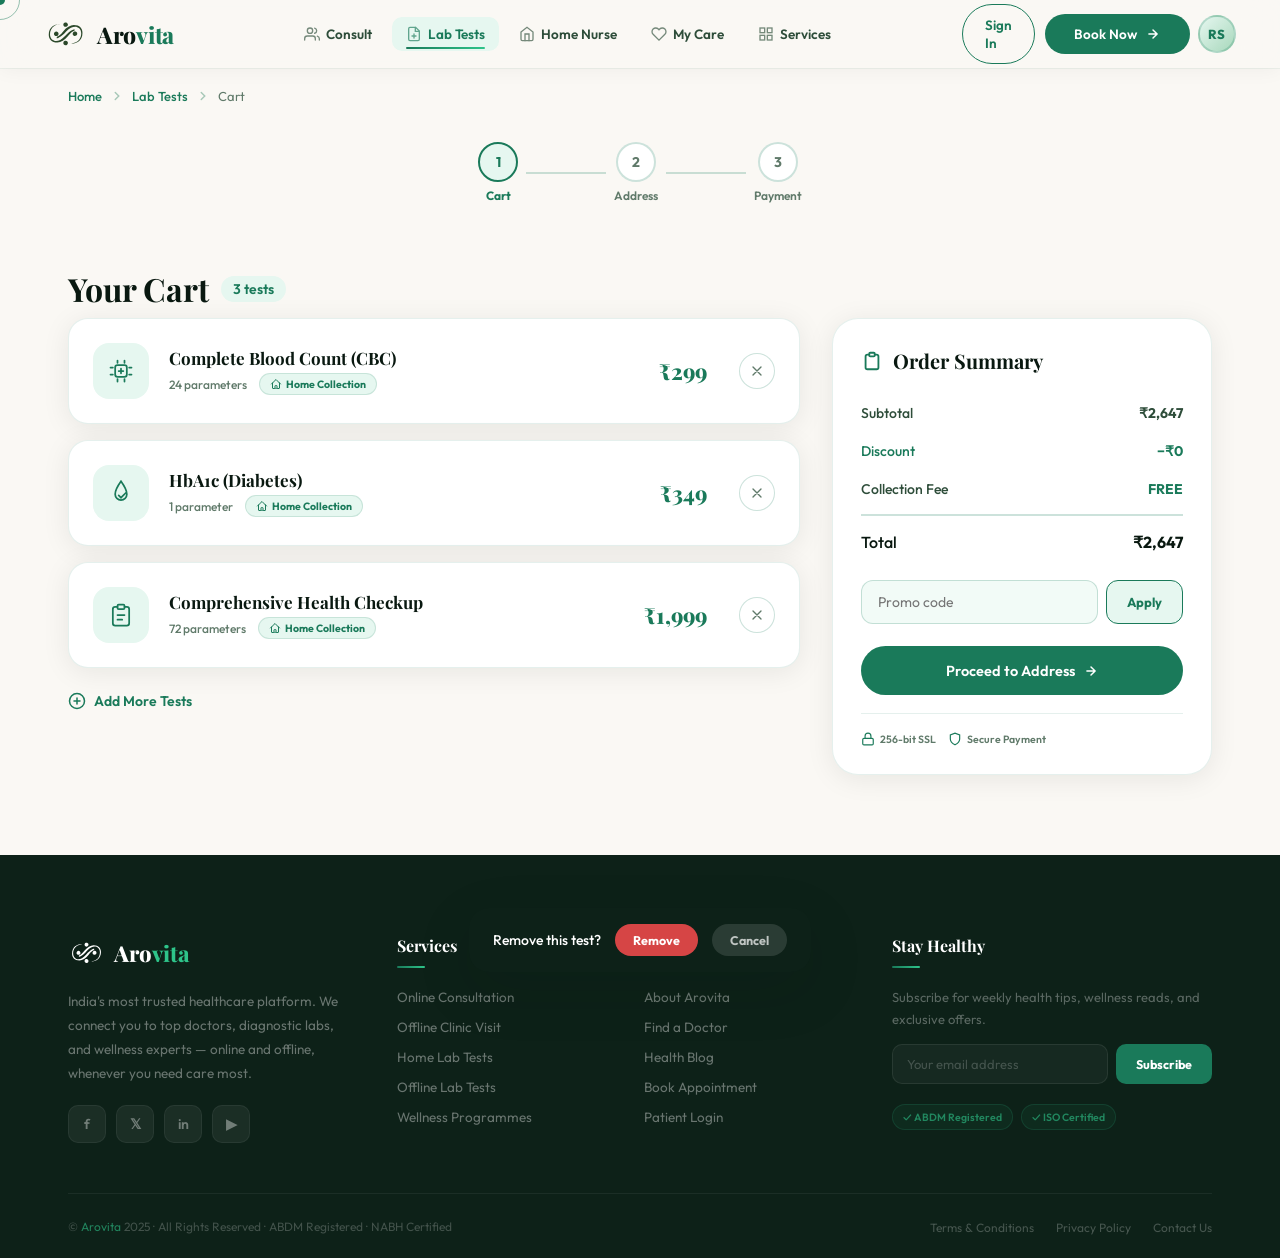
<file: lab-cart.html>
<!DOCTYPE html>
<html lang="en">
<head>
<meta charset="UTF-8">
<meta name="viewport" content="width=device-width, initial-scale=1.0">
<title>Cart — Lab Tests | Arovita</title>
<link href="https://fonts.googleapis.com/css2?family=Playfair+Display:ital,wght@0,400;0,700;0,800;1,400;1,700&family=Outfit:wght@300;400;500;600;700;800&display=swap" rel="stylesheet">
<style>
*,*::before,*::after{box-sizing:border-box;margin:0;padding:0}
:root{
  --g:#1A7A5A;--gm:#22A374;--gl:#2EC48A;--gp:#E6F7F0;--gxp:#F2FBF7;
  --dark:#091810;--dark2:#0D2118;--ink:#162820;--ink2:#2E4D3A;--muted:#607A6A;--hint:#A8C8B8;
  --cream:#FAF8F4;--white:#fff;--gold:#C09A52;--gold2:#E8B84B;
  --border:rgba(26,122,90,0.11);--border2:rgba(26,122,90,0.22);
  --sh:0 4px 28px rgba(9,24,16,0.08);--sh-lg:0 18px 56px rgba(9,24,16,0.13);
  --r:12px;--rl:20px;--rx:26px;
  --danger:#D64545;--danger-light:#FFF0F0;
}
html{scroll-behavior:smooth}
body{font-family:'Outfit',sans-serif;background:var(--cream);color:var(--ink);overflow-x:hidden;cursor:none;min-height:100vh}

.cursor{position:fixed;width:10px;height:10px;background:var(--g);border-radius:50%;pointer-events:none;z-index:9999;transform:translate(-50%,-50%);transition:transform .08s ease,width .25s,height .25s,background .25s}
.cursor-ring{position:fixed;width:40px;height:40px;border:1.5px solid rgba(26,122,90,.45);border-radius:50%;pointer-events:none;z-index:9998;transform:translate(-50%,-50%);transition:transform .18s ease,opacity .2s}
body:has(a:hover) .cursor,body:has(button:hover) .cursor,.cursor.hovered{width:18px;height:18px;background:var(--gl)}
body:has(a:hover) .cursor-ring,body:has(button:hover) .cursor-ring,.cursor-ring.hovered{width:60px;height:60px;border-color:var(--gl);opacity:.5}
a,button,input,select,label{cursor:none}

a{text-decoration:none;color:inherit}
::-webkit-scrollbar{width:4px}::-webkit-scrollbar-thumb{background:linear-gradient(var(--gm),var(--gl));border-radius:4px}
.container{max-width:1200px;margin:0 auto;padding:0 28px}

.fu{opacity:0;transform:translateY(32px);transition:opacity .7s cubic-bezier(.16,1,.3,1),transform .7s cubic-bezier(.16,1,.3,1)}
.fu.vis{opacity:1;transform:none}
.fu.d1{transition-delay:.08s}.fu.d2{transition-delay:.17s}.fu.d3{transition-delay:.26s}.fu.d4{transition-delay:.35s}

.btn-green{display:inline-flex;align-items:center;justify-content:center;gap:9px;background:var(--g);color:#fff;padding:15px 32px;border-radius:50px;font-size:14.5px;font-weight:600;border:none;cursor:none;transition:all .25s;position:relative;overflow:hidden;font-family:inherit;width:100%}
.btn-green::before{content:'';position:absolute;inset:0;background:linear-gradient(135deg,transparent 30%,rgba(255,255,255,.12) 50%,transparent 70%);transform:translateX(-100%);transition:transform .5s}
.btn-green:hover::before{transform:translateX(100%)}
.btn-green:hover{background:var(--gm);transform:translateY(-2px);box-shadow:0 12px 32px rgba(26,122,90,.42)}
.btn-green:disabled{opacity:.5;pointer-events:none}
.btn-outline{display:inline-flex;align-items:center;gap:8px;background:transparent;color:var(--g);border:1.5px solid var(--g);padding:14px 30px;border-radius:50px;font-size:14.5px;font-weight:600;cursor:none;transition:all .25s;font-family:inherit}
.btn-outline:hover{background:var(--gp);transform:translateY(-2px)}
.btn-white{display:inline-flex;align-items:center;gap:8px;background:var(--white);color:var(--g);padding:14px 28px;border-radius:50px;font-size:14px;font-weight:600;cursor:none;transition:all .25s;border:1.5px solid var(--border2);font-family:inherit}
.btn-white:hover{background:var(--gxp);transform:translateY(-2px);box-shadow:var(--sh)}

/* ===================== NAVBAR ===================== */
.navbar{position:fixed;top:0;left:0;right:0;z-index:1000;transition:all .35s;background:rgba(250,248,244,.85);backdrop-filter:blur(16px);-webkit-backdrop-filter:blur(16px);box-shadow:0 1px 20px rgba(9,24,16,.05),0 1px 0 rgba(26,122,90,.06)}
.navbar.sc{background:rgba(250,248,244,.97);backdrop-filter:blur(24px);-webkit-backdrop-filter:blur(24px);box-shadow:0 4px 32px rgba(9,24,16,.09),0 1px 0 rgba(26,122,90,.1)}
.nav-in{display:flex;align-items:center;justify-content:space-between;height:68px;padding:0 44px;max-width:1400px;margin:0 auto}
.nav-logo{display:flex;align-items:center;gap:11px;text-decoration:none}
.logo-svg-wrap{width:42px;height:42px;display:flex;align-items:center;justify-content:center}
.logo-svg-wrap img{width:100%;height:100%;object-fit:contain}
.nav-brand{font-family:'Playfair Display',serif;font-size:23px;font-weight:800;color:var(--dark);letter-spacing:-.3px}
.nav-brand span{color:var(--g)}
.nav-links{display:flex;align-items:center;gap:6px}
.nav-a{font-size:13.5px;font-weight:600;color:var(--ink2);transition:all .22s;position:relative;padding:8px 14px;border-radius:10px;display:inline-flex;align-items:center;gap:6px;text-decoration:none}
.nav-a svg{width:16px;height:16px;stroke:currentColor;fill:none;stroke-width:2;stroke-linecap:round;flex-shrink:0;opacity:.65;transition:opacity .22s}
.nav-a:hover svg{opacity:1}
.nav-a::after{content:'';position:absolute;bottom:2px;left:14px;right:14px;height:2px;background:linear-gradient(90deg,var(--g),var(--gl));transform:scaleX(0);transform-origin:left;transition:transform .25s cubic-bezier(.16,1,.3,1);border-radius:2px}
.nav-a:hover{color:var(--g);background:rgba(26,122,90,.04)}.nav-a:hover::after{transform:scaleX(1)}
.nav-a.active{color:var(--g);background:var(--gp)}.nav-a.active::after{transform:scaleX(1)}
.nav-right{display:flex;align-items:center;gap:8px}
.nav-profile{width:38px;height:38px;border-radius:50%;background:linear-gradient(135deg,var(--gp),#A8D8BC);display:flex;align-items:center;justify-content:center;font-size:13px;font-weight:800;color:var(--g);border:2px solid var(--border2);cursor:none;transition:all .22s;flex-shrink:0;text-decoration:none}
.nav-profile:hover{border-color:var(--g);transform:scale(1.08);box-shadow:0 4px 16px rgba(26,122,90,.2)}
.nav-cta{display:flex;align-items:center;gap:10px}
.mm-label{font-size:10px;font-weight:700;text-transform:uppercase;letter-spacing:1.2px;color:var(--hint);padding:8px 16px 4px;margin-top:6px}

.hamburger{display:none;flex-direction:column;gap:5px;background:none;border:none;padding:6px;cursor:none}
.hamburger span{display:block;width:24px;height:2px;background:var(--dark);border-radius:2px;transition:all .3s}
.hamburger.open span:nth-child(1){transform:rotate(45deg) translate(5px,5px)}
.hamburger.open span:nth-child(2){opacity:0}
.hamburger.open span:nth-child(3){transform:rotate(-45deg) translate(5px,-5px)}

.mob-menu{display:none;position:fixed;top:68px;left:0;right:0;bottom:0;background:rgba(250,248,244,.98);backdrop-filter:blur(20px);z-index:999;padding:32px 28px;flex-direction:column;gap:8px;overflow-y:auto}
.mob-menu.show{display:flex}
.mob-menu a{font-size:17px;font-weight:500;color:var(--ink2);padding:14px 0;border-bottom:1px solid var(--border);transition:color .18s}
.mob-menu a:hover{color:var(--g)}

/* ===================== BREADCRUMB ===================== */
.breadcrumb-wrap{padding-top:88px;padding-bottom:6px}
.breadcrumb{display:flex;align-items:center;gap:8px;font-size:13px;color:var(--muted);flex-wrap:wrap}
.breadcrumb a{color:var(--g);font-weight:500;transition:color .18s}
.breadcrumb a:hover{color:var(--gm)}
.breadcrumb svg{width:14px;height:14px;color:var(--hint);flex-shrink:0}

/* ===================== PROGRESS BAR ===================== */
.progress-bar{display:flex;align-items:center;justify-content:center;gap:0;margin:32px 0 40px;padding:0 20px}
.pb-step{display:flex;align-items:center;gap:0}
.pb-circle{width:40px;height:40px;border-radius:50%;display:flex;align-items:center;justify-content:center;font-size:14px;font-weight:700;border:2px solid var(--border2);color:var(--muted);background:var(--white);transition:all .35s;position:relative;flex-shrink:0}
.pb-circle svg{width:18px;height:18px}
.pb-label{font-size:12px;font-weight:600;color:var(--muted);margin-top:6px;white-space:nowrap;text-align:center;transition:color .35s}
.pb-step-wrap{display:flex;flex-direction:column;align-items:center;gap:0}
.pb-line{width:80px;height:2px;background:var(--border2);transition:background .35s;margin:0 8px;flex-shrink:0}
.pb-step.done .pb-circle{background:var(--g);border-color:var(--g);color:#fff}
.pb-step.done .pb-label{color:var(--g)}
.pb-step.done .pb-line{background:var(--g)}
.pb-step.active .pb-circle{background:var(--gp);border-color:var(--g);color:var(--g)}
.pb-step.active .pb-label{color:var(--g);font-weight:700}

/* ===================== PAGE LAYOUT ===================== */
.page-header{padding:24px 0 8px}
.page-title{font-family:'Playfair Display',serif;font-size:32px;font-weight:700;color:var(--dark);display:flex;align-items:center;gap:12px}
.page-title .count{font-family:'Outfit',sans-serif;font-size:14px;font-weight:600;background:var(--gp);color:var(--g);padding:4px 12px;border-radius:20px}

.checkout-layout{display:grid;grid-template-columns:1fr 380px;gap:32px;padding-bottom:80px;align-items:start}
.checkout-main{min-width:0}

/* ===================== CART ITEMS ===================== */
.cart-item{background:var(--white);border-radius:var(--rl);border:1px solid var(--border);padding:24px;display:flex;align-items:center;gap:20px;margin-bottom:16px;transition:all .4s cubic-bezier(.16,1,.3,1);position:relative;overflow:hidden;box-shadow:var(--sh)}
.cart-item::before{content:'';position:absolute;left:0;top:0;bottom:0;width:3px;background:linear-gradient(var(--g),var(--gl));border-radius:3px 0 0 3px;opacity:0;transition:opacity .3s}
.cart-item:hover::before{opacity:1}
.cart-item:hover{border-color:var(--border2);transform:translateX(4px)}
.cart-item.removing{opacity:0;transform:translateX(60px);max-height:0;padding-top:0;padding-bottom:0;margin-bottom:0;border:none;overflow:hidden}

.ci-icon{width:56px;height:56px;background:var(--gp);border-radius:16px;display:flex;align-items:center;justify-content:center;flex-shrink:0}
.ci-icon svg{width:28px;height:28px;color:var(--g)}
.ci-body{flex:1;min-width:0}
.ci-name{font-family:'Playfair Display',serif;font-size:17px;font-weight:700;color:var(--dark);margin-bottom:4px}
.ci-meta{display:flex;align-items:center;gap:12px;flex-wrap:wrap}
.ci-params{font-size:12px;color:var(--muted);font-weight:500}
.ci-badge{display:inline-flex;align-items:center;gap:4px;font-size:10.5px;font-weight:700;color:var(--g);background:var(--gp);padding:3px 10px;border-radius:20px;border:1px solid rgba(26,122,90,.15)}
.ci-badge svg{width:12px;height:12px}
.ci-price{font-family:'Playfair Display',serif;font-size:22px;font-weight:800;color:var(--g);white-space:nowrap;margin:0 12px}
.ci-remove{width:36px;height:36px;border-radius:50%;border:1px solid var(--border2);background:var(--white);display:flex;align-items:center;justify-content:center;transition:all .25s;flex-shrink:0}
.ci-remove:hover{background:var(--danger-light);border-color:var(--danger)}
.ci-remove:hover svg{color:var(--danger)}
.ci-remove svg{width:16px;height:16px;color:var(--muted);transition:color .25s}

.add-more{display:inline-flex;align-items:center;gap:8px;font-size:14px;font-weight:600;color:var(--g);margin-top:8px;transition:gap .25s}
.add-more:hover{gap:12px}
.add-more svg{width:18px;height:18px}

/* ===================== EMPTY STATE ===================== */
.empty-state{text-align:center;padding:80px 20px;display:none}
.empty-state.show{display:block}
.empty-state svg{width:180px;height:180px;margin-bottom:28px;opacity:.7}
.empty-state h3{font-family:'Playfair Display',serif;font-size:26px;font-weight:700;color:var(--dark);margin-bottom:10px}
.empty-state p{font-size:15px;color:var(--muted);margin-bottom:28px;max-width:360px;margin-left:auto;margin-right:auto;line-height:1.7}
.empty-state .btn-green{width:auto;display:inline-flex}

/* ===================== SIDEBAR ===================== */
.order-sidebar{position:sticky;top:92px}
.order-card{background:var(--white);border-radius:var(--rx);border:1px solid var(--border);padding:28px;box-shadow:var(--sh)}
.order-card-title{font-family:'Playfair Display',serif;font-size:20px;font-weight:700;color:var(--dark);margin-bottom:20px;display:flex;align-items:center;gap:10px}
.order-card-title svg{width:22px;height:22px;color:var(--g)}

.os-row{display:flex;justify-content:space-between;align-items:center;padding:10px 0;font-size:14px;color:var(--ink2)}
.os-row.discount{color:var(--g)}
.os-row.total{border-top:2px solid var(--border2);padding-top:16px;margin-top:6px;font-size:16px;font-weight:700;color:var(--dark)}
.os-row .label{font-weight:500}
.os-row .value{font-weight:700}
.os-row.discount .value{font-weight:700}

.promo-wrap{display:flex;gap:8px;margin:18px 0 22px}
.promo-input{flex:1;padding:12px 16px;border:1.5px solid var(--border2);border-radius:var(--r);font-size:14px;font-family:inherit;background:var(--gxp);transition:border-color .25s;outline:none}
.promo-input:focus{border-color:var(--g)}
.promo-btn{padding:12px 20px;background:var(--gp);color:var(--g);border:1.5px solid var(--g);border-radius:var(--r);font-size:13px;font-weight:700;font-family:inherit;transition:all .25s}
.promo-btn:hover{background:var(--g);color:var(--white)}

.secure-badges{display:flex;align-items:center;gap:12px;margin-top:18px;padding-top:18px;border-top:1px solid var(--border)}
.secure-badge{display:flex;align-items:center;gap:5px;font-size:10.5px;font-weight:600;color:var(--muted)}
.secure-badge svg{width:14px;height:14px;color:var(--g)}

.back-link{display:inline-flex;align-items:center;gap:6px;font-size:13.5px;font-weight:600;color:var(--muted);margin-top:16px;transition:color .25s}
.back-link:hover{color:var(--g)}
.back-link svg{width:16px;height:16px}

/* ===================== STEP 2: ADDRESS & SCHEDULE ===================== */
.form-section{background:var(--white);border-radius:var(--rx);border:1px solid var(--border);padding:32px;box-shadow:var(--sh);margin-bottom:24px}
.form-section-title{font-family:'Playfair Display',serif;font-size:20px;font-weight:700;color:var(--dark);margin-bottom:22px;display:flex;align-items:center;gap:10px}
.form-section-title svg{width:22px;height:22px;color:var(--g)}

.form-grid{display:grid;grid-template-columns:1fr 1fr;gap:16px}
.form-group{display:flex;flex-direction:column;gap:6px}
.form-group.full{grid-column:1/-1}
.form-label{font-size:13px;font-weight:600;color:var(--ink2)}
.form-label .req{color:var(--danger);margin-left:2px}
.form-input{padding:13px 16px;border:1.5px solid var(--border2);border-radius:var(--r);font-size:14px;font-family:inherit;background:var(--white);transition:all .25s;outline:none;color:var(--ink)}
.form-input:focus{border-color:var(--g);box-shadow:0 0 0 3px rgba(26,122,90,.08)}
.form-input.error{border-color:var(--danger);background:var(--danger-light)}
.form-input.error:focus{box-shadow:0 0 0 3px rgba(214,69,69,.08)}
.form-error{font-size:11px;color:var(--danger);font-weight:500;display:none}
.form-group.has-error .form-error{display:block}
.form-group.has-error .form-input{border-color:var(--danger);background:var(--danger-light)}

select.form-input{appearance:none;background-image:url("data:image/svg+xml,%3Csvg xmlns='http://www.w3.org/2000/svg' width='12' height='12' viewBox='0 0 24 24' fill='none' stroke='%23607A6A' stroke-width='2.5' stroke-linecap='round'%3E%3Cpath d='M6 9l6 6 6-6'/%3E%3C/svg%3E");background-repeat:no-repeat;background-position:right 14px center}

.location-btn{display:inline-flex;align-items:center;gap:8px;font-size:13px;font-weight:600;color:var(--g);background:var(--gp);border:1.5px solid rgba(26,122,90,.2);border-radius:var(--r);padding:10px 18px;font-family:inherit;transition:all .25s;margin-top:4px}
.location-btn:hover{background:var(--g);color:var(--white)}
.location-btn svg{width:16px;height:16px}

.save-addr{display:flex;align-items:center;gap:10px;margin-top:12px;font-size:13.5px;color:var(--ink2);font-weight:500}
.save-addr input[type=checkbox]{width:18px;height:18px;accent-color:var(--g);cursor:none}

/* Date Picker */
.date-scroll{display:flex;gap:10px;overflow-x:auto;padding:8px 2px 12px;-webkit-overflow-scrolling:touch;scrollbar-width:none}
.date-scroll::-webkit-scrollbar{display:none}
.date-card{min-width:76px;padding:14px 12px;border-radius:var(--r);border:1.5px solid var(--border2);text-align:center;transition:all .25s;flex-shrink:0;background:var(--white)}
.date-card:hover{border-color:var(--g);background:var(--gxp)}
.date-card.selected{background:var(--g);border-color:var(--g);color:#fff}
.date-card .day-name{font-size:11px;font-weight:700;text-transform:uppercase;letter-spacing:.5px;opacity:.6}
.date-card .day-num{font-family:'Playfair Display',serif;font-size:22px;font-weight:800;line-height:1.3}
.date-card .month{font-size:10.5px;font-weight:600;opacity:.7}
.date-card.selected .day-name,.date-card.selected .month{opacity:.85}

.time-group{margin-top:18px}
.time-group-label{font-size:12px;font-weight:700;color:var(--muted);text-transform:uppercase;letter-spacing:.8px;margin-bottom:10px}
.time-slots{display:flex;gap:8px;flex-wrap:wrap;margin-bottom:16px}
.time-slot{padding:10px 18px;border-radius:var(--r);border:1.5px solid var(--border2);font-size:13px;font-weight:600;color:var(--ink2);transition:all .25s;background:var(--white);font-family:inherit}
.time-slot:hover{border-color:var(--g);background:var(--gxp)}
.time-slot.selected{background:var(--g);border-color:var(--g);color:#fff}

/* ===================== STEP 3: PAYMENT ===================== */
.review-card{background:var(--white);border-radius:var(--rx);border:1px solid var(--border);padding:28px;box-shadow:var(--sh);margin-bottom:24px}
.review-card-title{font-family:'Playfair Display',serif;font-size:18px;font-weight:700;color:var(--dark);margin-bottom:16px}
.review-item{display:flex;justify-content:space-between;align-items:center;padding:8px 0;font-size:14px;color:var(--ink2);border-bottom:1px solid var(--border)}
.review-item:last-child{border-bottom:none}
.review-detail{display:flex;align-items:center;gap:8px;font-size:13px;color:var(--muted);padding:6px 0}
.review-detail svg{width:16px;height:16px;color:var(--g);flex-shrink:0}

.payment-methods{background:var(--white);border-radius:var(--rx);border:1px solid var(--border);overflow:hidden;box-shadow:var(--sh);margin-bottom:24px}
.pm-option{border-bottom:1px solid var(--border)}
.pm-option:last-child{border-bottom:none}
.pm-header{display:flex;align-items:center;gap:14px;padding:20px 24px;transition:background .25s;font-size:14.5px;font-weight:600;color:var(--ink2)}
.pm-header:hover{background:var(--gxp)}
.pm-radio{width:20px;height:20px;border:2px solid var(--border2);border-radius:50%;display:flex;align-items:center;justify-content:center;flex-shrink:0;transition:all .25s}
.pm-radio::after{content:'';width:10px;height:10px;border-radius:50%;background:var(--g);transform:scale(0);transition:transform .25s}
.pm-option.active .pm-radio{border-color:var(--g)}
.pm-option.active .pm-radio::after{transform:scale(1)}
.pm-icon{width:36px;height:36px;border-radius:10px;background:var(--gxp);display:flex;align-items:center;justify-content:center;flex-shrink:0}
.pm-icon svg{width:20px;height:20px;color:var(--g)}
.pm-body{max-height:0;overflow:hidden;transition:max-height .4s cubic-bezier(.16,1,.3,1),padding .4s}
.pm-option.active .pm-body{max-height:400px;padding:0 24px 24px}

.upi-icons{display:flex;gap:12px;margin-bottom:16px;flex-wrap:wrap}
.upi-btn{display:flex;align-items:center;gap:8px;padding:12px 20px;border-radius:var(--r);border:1.5px solid var(--border2);font-size:13px;font-weight:600;color:var(--ink2);transition:all .25s;background:var(--white);font-family:inherit}
.upi-btn:hover,.upi-btn.selected{border-color:var(--g);background:var(--gp)}
.upi-btn svg{width:20px;height:20px}

.card-inputs{display:grid;grid-template-columns:1fr;gap:12px}
.card-row{display:grid;grid-template-columns:1fr 1fr;gap:12px}

.bank-select{width:100%;padding:13px 16px;border:1.5px solid var(--border2);border-radius:var(--r);font-size:14px;font-family:inherit;background:var(--white);outline:none;appearance:none;background-image:url("data:image/svg+xml,%3Csvg xmlns='http://www.w3.org/2000/svg' width='12' height='12' viewBox='0 0 24 24' fill='none' stroke='%23607A6A' stroke-width='2.5' stroke-linecap='round'%3E%3Cpath d='M6 9l6 6 6-6'/%3E%3C/svg%3E");background-repeat:no-repeat;background-position:right 14px center;transition:border-color .25s}
.bank-select:focus{border-color:var(--g)}

.total-breakdown{background:var(--gxp);border-radius:var(--rl);padding:24px;margin-bottom:24px;border:1px solid var(--border)}

.terms-note{font-size:12px;color:var(--muted);text-align:center;line-height:1.7;margin-top:16px}
.terms-note a{color:var(--g);font-weight:600}

/* ===================== SUCCESS STATE ===================== */
.success-overlay{position:fixed;inset:0;background:rgba(250,248,244,.98);z-index:2000;display:none;align-items:center;justify-content:center;flex-direction:column;text-align:center;padding:40px;backdrop-filter:blur(12px)}
.success-overlay.show{display:flex}
.success-check{width:120px;height:120px;margin-bottom:32px;animation:success-pop .6s cubic-bezier(.16,1,.3,1) both}
.success-check circle{stroke:var(--g);stroke-width:3;fill:var(--gp);stroke-dasharray:300;stroke-dashoffset:300;animation:circle-draw .8s .2s ease forwards}
.success-check path{stroke:var(--g);stroke-width:4;stroke-linecap:round;stroke-linejoin:round;stroke-dasharray:80;stroke-dashoffset:80;animation:check-draw .5s .8s ease forwards}
@keyframes success-pop{0%{transform:scale(0) rotate(-20deg);opacity:0}100%{transform:scale(1) rotate(0);opacity:1}}
@keyframes circle-draw{to{stroke-dashoffset:0}}
@keyframes check-draw{to{stroke-dashoffset:0}}
.success-h{font-family:'Playfair Display',serif;font-size:36px;font-weight:700;color:var(--dark);margin-bottom:8px;animation:fade-up .6s .4s both}
.success-ref{font-size:14px;color:var(--muted);margin-bottom:32px;animation:fade-up .6s .5s both}
.success-ref span{font-weight:700;color:var(--g)}
.success-details{background:var(--white);border-radius:var(--rl);border:1px solid var(--border);padding:28px;max-width:480px;width:100%;text-align:left;box-shadow:var(--sh);margin-bottom:32px;animation:fade-up .6s .6s both}
.sd-row{display:flex;align-items:flex-start;gap:12px;padding:10px 0;font-size:14px;color:var(--ink2)}
.sd-row svg{width:18px;height:18px;color:var(--g);flex-shrink:0;margin-top:1px}
.sd-row strong{font-weight:600;display:block}
.sd-row span{color:var(--muted);font-size:13px}
.success-btns{display:flex;gap:14px;flex-wrap:wrap;justify-content:center;animation:fade-up .6s .7s both}
.success-btns .btn-green{width:auto}
@keyframes fade-up{from{opacity:0;transform:translateY(20px)}to{opacity:1;transform:none}}

/* ===================== STEP TRANSITIONS ===================== */
.step-content{display:none;opacity:0;transform:translateY(24px);transition:opacity .5s cubic-bezier(.16,1,.3,1),transform .5s cubic-bezier(.16,1,.3,1)}
.step-content.active{display:block}
.step-content.active.visible{opacity:1;transform:none}

/* ===================== FOOTER ===================== */
.footer{background:var(--dark2);padding:80px 0 0;color:rgba(255,255,255,.38)}
.footer-grid{display:grid;grid-template-columns:1.4fr 1fr 1fr 1.2fr;gap:44px;padding-bottom:50px}
.footer-logo{display:flex;align-items:center;gap:10px;margin-bottom:18px}
.footer-brand{font-family:'Playfair Display',serif;font-size:22px;font-weight:800;color:white}
.footer-brand span{color:var(--gl)}
.footer-desc{font-size:13.5px;line-height:1.78;margin-bottom:20px}
.footer-social{display:flex;gap:10px}
.fsb{width:38px;height:38px;border-radius:10px;background:rgba(255,255,255,.06);display:flex;align-items:center;justify-content:center;font-size:14px;color:rgba(255,255,255,.38);transition:all .2s;border:1px solid rgba(255,255,255,.06);font-weight:600}
.fsb:hover{background:rgba(46,196,138,.2);color:var(--gl);border-color:rgba(46,196,138,.25);transform:translateY(-2px)}
.footer-h{font-family:'Playfair Display',serif;font-size:16px;font-weight:700;color:white;margin-bottom:18px;position:relative;padding-bottom:12px}
.footer-h::after{content:'';position:absolute;bottom:0;left:0;width:28px;height:2px;background:linear-gradient(90deg,var(--g),var(--gl));border-radius:2px}
.footer-links{list-style:none;display:flex;flex-direction:column;gap:10px}
.footer-links a{font-size:13.5px;color:rgba(255,255,255,.38);transition:all .2s;display:inline-flex;align-items:center;gap:6px}
.footer-links a:hover{color:rgba(255,255,255,.8);transform:translateX(4px)}
.footer-bottom{border-top:1px solid rgba(255,255,255,.06);padding:22px 0;display:flex;justify-content:space-between;align-items:center;flex-wrap:wrap;gap:14px}
.footer-copy{font-size:12px;color:rgba(255,255,255,.22);font-weight:400}
.footer-copy a{color:rgba(46,196,138,.6);transition:color .18s}.footer-copy a:hover{color:var(--gl)}
.footer-links2{list-style:none;display:flex;gap:22px}
.footer-links2 a{font-size:12px;color:rgba(255,255,255,.24);transition:color .18s}.footer-links2 a:hover{color:rgba(255,255,255,.6)}

.nl-form{display:flex;gap:8px}
.nl-input{flex:1;padding:11px 14px;border-radius:10px;border:1px solid rgba(255,255,255,.08);background:rgba(255,255,255,.04);font-size:13px;color:white;font-family:inherit;outline:none;transition:border-color .2s}
.nl-input:focus{border-color:rgba(46,196,138,.4)}
.nl-input::placeholder{color:rgba(255,255,255,.2)}
.nl-btn{padding:11px 20px;border-radius:10px;background:var(--g);color:white;font-size:12.5px;font-weight:700;border:none;font-family:inherit;transition:all .2s}
.nl-btn:hover{background:var(--gm);transform:translateY(-1px)}

.stb{position:fixed;bottom:28px;right:28px;width:48px;height:48px;border-radius:50%;background:linear-gradient(135deg,var(--g),var(--gl));display:flex;align-items:center;justify-content:center;cursor:none;opacity:0;transform:translateY(20px) scale(.8);transition:all .3s;z-index:999;box-shadow:0 6px 20px rgba(26,122,90,.4);border:none}
.stb.show{opacity:1;transform:none}
.stb:hover{transform:translateY(-3px) scale(1.08);box-shadow:0 10px 28px rgba(26,122,90,.5)}
.stb svg{width:20px;height:20px}

/* ===================== RESPONSIVE ===================== */
@media(hover:none){body{cursor:auto}.cursor,.cursor-ring{display:none}a,button,input,select,label{cursor:pointer}}

@media(max-width:900px){
  .nav-links,.nav-cta,.nav-profile{display:none}
  .hamburger{display:flex}
  .nav-in{padding:0 20px;height:62px}
  .navbar{box-shadow:0 1px 16px rgba(9,24,16,.06),0 1px 0 rgba(26,122,90,.06)}
  .container{padding:0 22px}
  .checkout-layout{grid-template-columns:1fr}
  .order-sidebar{position:static}
  .form-grid{grid-template-columns:1fr}
  .form-group.full{grid-column:1}
  .pb-line{width:40px}
  .card-row{grid-template-columns:1fr}
  .page-title{font-size:28px}
  .footer-grid{grid-template-columns:1fr 1fr;gap:32px}
}
@media(max-width:600px){
  .container{padding:0 16px}
  .nav-in{padding:0 16px;height:58px}
  .nav-brand{font-size:20px}
  .logo-svg-wrap{width:36px;height:36px}
  .page-title{font-size:24px}
  .page-title .count{font-size:12px;padding:3px 10px}
  .cart-item{flex-direction:column;align-items:flex-start;gap:14px;padding:20px 16px}
  .ci-icon{width:48px;height:48px;border-radius:14px}
  .ci-name{font-size:15.5px}
  .ci-price{margin:0;font-size:20px}
  .ci-remove{position:absolute;top:14px;right:14px;width:32px;height:32px}
  .ci-badge{font-size:10px;padding:2px 8px}
  .checkout-layout{gap:20px}
  .order-card{padding:22px 18px;border-radius:20px}
  .order-card-title{font-size:18px}
  .os-row{font-size:13px;padding:8px 0}
  .os-row.total{font-size:14.5px}
  .promo-wrap{flex-direction:column}
  .form-section{padding:22px 18px;border-radius:20px}
  .form-section-title{font-size:18px}
  .form-input,.form-select{padding:12px 14px;font-size:13.5px}
  .form-label{font-size:12px}
  .date-scroll{gap:8px}
  .date-card{min-width:64px;padding:10px 8px}
  .date-card .day-num{font-size:18px}
  .date-card .day-name{font-size:10px}
  .date-card .month{font-size:9.5px}
  .time-slots{gap:6px}
  .time-slot{padding:8px 12px;font-size:12px}
  .progress-bar{gap:0;margin:20px 0 28px;padding:0 8px}
  .pb-line{width:20px}
  .pb-circle{width:34px;height:34px;font-size:12px}
  .pb-label{font-size:10px}
  .review-card{padding:20px 16px;border-radius:18px}
  .review-card-title{font-size:16px}
  .review-item{font-size:13px;padding:6px 0}
  .review-detail{font-size:12px}
  .pm-header{padding:16px 18px;font-size:13.5px}
  .pm-icon{width:32px;height:32px;border-radius:8px}
  .upi-icons{gap:8px}
  .upi-btn{padding:10px 14px;font-size:12px}
  .bank-select{font-size:13px;padding:12px 14px}
  .terms-note{font-size:11px}
  .footer-grid{grid-template-columns:1fr;gap:28px}
  .nl-form{flex-direction:column;gap:10px}
  .footer-bottom{flex-direction:column;align-items:center;text-align:center;padding:16px 0}
  .footer-links2{gap:14px;flex-wrap:wrap;justify-content:center}
  .success-h{font-size:26px}
  .success-details{padding:20px 16px;border-radius:16px}
  .success-ref{font-size:13px}
  .success-btns{flex-direction:column;gap:10px}
  .success-btns .btn-green,.success-btns .btn-outline{width:100%;justify-content:center}
  .confirm-toast{left:16px;right:16px;transform:translateX(0) translateY(100px);white-space:normal;border-radius:16px;padding:14px 18px;font-size:13px;gap:10px}
  .confirm-toast.show{transform:translateX(0) translateY(0)}
  .stb{bottom:20px;right:20px;width:42px;height:42px}
}
@media(max-width:380px){
  .container{padding:0 12px}
  .page-title{font-size:22px}
  .cart-item{padding:16px 12px}
  .ci-name{font-size:14.5px}
  .ci-price{font-size:18px}
  .pb-line{width:14px}
  .pb-circle{width:30px;height:30px;font-size:11px}
  .pb-label{font-size:9px}
}

/* Confirm dialog */
.confirm-toast{position:fixed;bottom:28px;left:50%;transform:translateX(-50%) translateY(100px);background:var(--dark2);color:#fff;padding:16px 24px;border-radius:var(--rl);display:flex;align-items:center;gap:14px;z-index:3000;box-shadow:var(--sh-lg);transition:transform .4s cubic-bezier(.16,1,.3,1);font-size:14px;font-weight:500;white-space:nowrap}
.confirm-toast.show{transform:translateX(-50%) translateY(0)}
.confirm-toast button{padding:8px 18px;border-radius:50px;font-size:12.5px;font-weight:700;border:none;font-family:inherit;transition:all .2s}
.ct-yes{background:var(--danger);color:#fff}.ct-yes:hover{background:#b83030}
.ct-no{background:rgba(255,255,255,.12);color:rgba(255,255,255,.7)}.ct-no:hover{background:rgba(255,255,255,.2)}
</style>
</head>
<body>

<div class="cursor" id="cur"></div>
<div class="cursor-ring" id="curRing"></div>

<!-- NAVBAR -->
<nav class="navbar" id="nav">
  <div class="nav-in">
    <a href="index.html" class="nav-logo">
      <div class="logo-svg-wrap">
        <img src="logoPoppins.svg" alt="Arovita" width="42" height="42">
      </div>
      <span class="nav-brand">Aro<span>vita</span></span>
    </a>
    <div class="nav-links">
      <a href="consult.html" class="nav-a"><svg viewBox="0 0 24 24"><path d="M17 21v-2a4 4 0 00-4-4H5a4 4 0 00-4 4v2"/><circle cx="9" cy="7" r="4"/><path d="M23 21v-2a4 4 0 00-3-3.87"/><path d="M16 3.13a4 4 0 010 7.75"/></svg>Consult</a>
      <a href="lab-tests.html" class="nav-a active"><svg viewBox="0 0 24 24"><path d="M14.5 2H6a2 2 0 00-2 2v16a2 2 0 002 2h12a2 2 0 002-2V7.5L14.5 2z"/><polyline points="14 2 14 8 20 8"/><path d="M12 18v-6"/><path d="M9 15h6"/></svg>Lab Tests</a>
      <a href="home-nurse.html" class="nav-a"><svg viewBox="0 0 24 24"><path d="M3 9l9-7 9 7v11a2 2 0 01-2 2H5a2 2 0 01-2-2z"/><polyline points="9 22 9 12 15 12 15 22"/></svg>Home Nurse</a>
      <a href="my-care.html" class="nav-a"><svg viewBox="0 0 24 24"><path d="M20.84 4.61a5.5 5.5 0 00-7.78 0L12 5.67l-1.06-1.06a5.5 5.5 0 00-7.78 7.78L12 21.23l8.84-8.84a5.5 5.5 0 000-7.78z"/></svg>My Care</a>
      <a href="services.html" class="nav-a"><svg viewBox="0 0 24 24"><rect x="3" y="3" width="7" height="7"/><rect x="14" y="3" width="7" height="7"/><rect x="3" y="14" width="7" height="7"/><rect x="14" y="14" width="7" height="7"/></svg>Services</a>
    </div>
    <div class="nav-right">
      <div class="nav-cta">
        <a href="#" class="btn-outline" style="padding:11px 22px;font-size:13.5px">Sign In</a>
        <a href="consult.html" class="btn-green" style="padding:11px 22px;font-size:13.5px">Book Now <svg viewBox="0 0 24 24" width="14" height="14" fill="none" stroke="currentColor" stroke-width="2.5" stroke-linecap="round"><path d="M5 12h14M12 5l7 7-7 7"/></svg></a>
      </div>
      <a href="profile.html" class="nav-profile" title="My Profile">RS</a>
    </div>
    <button class="hamburger" id="hamburger" onclick="var m=document.getElementById('mobMenu'),o=m.classList.toggle('show');this.classList.toggle('open');document.body.style.overflow=o?'hidden':''">
      <span></span><span></span><span></span>
    </button>
  </div>
</nav>

<!-- MOBILE MENU -->
<div class="mob-menu" id="mobMenu">
  <div class="mm-label">Quick Access</div>
  <a href="consult.html">Consult</a>
  <a href="lab-tests.html" style="color:var(--g);font-weight:600">Lab Tests</a>
  <a href="home-nurse.html">Home Nurse</a>
  <a href="my-care.html">My Care</a>
  <div class="mm-label">Explore</div>
  <a href="services.html">Services</a>
  <a href="find-doctor.html">Find Doctor</a>
  <a href="about.html">About</a>
  <a href="pricing.html">Pricing</a>
  <a href="blog.html">Blog</a>
  <div class="mm-label">Account</div>
  <a href="profile.html">Profile</a>
  <div style="display:flex;gap:10px;margin-top:12px">
    <a href="#" class="btn-outline" style="padding:11px 22px;font-size:13.5px;flex:1;justify-content:center">Sign In</a>
    <a href="consult.html" class="btn-green" style="padding:11px 22px;font-size:13.5px;flex:1;justify-content:center">Book Now</a>
  </div>
</div>

<!-- BREADCRUMB -->
<div class="container breadcrumb-wrap">
  <div class="breadcrumb fu">
    <a href="index.html">Home</a>
    <svg viewBox="0 0 24 24" fill="none" stroke="currentColor" stroke-width="2.5" stroke-linecap="round"><path d="M9 18l6-6-6-6"/></svg>
    <a href="lab-tests.html">Lab Tests</a>
    <svg viewBox="0 0 24 24" fill="none" stroke="currentColor" stroke-width="2.5" stroke-linecap="round"><path d="M9 18l6-6-6-6"/></svg>
    <span>Cart</span>
  </div>
</div>

<!-- PROGRESS BAR -->
<div class="container">
  <div class="progress-bar fu d1" id="progressBar">
    <div class="pb-step active" data-step="1">
      <div class="pb-step-wrap">
        <div class="pb-circle"><span>1</span></div>
        <div class="pb-label">Cart</div>
      </div>
    </div>
    <div class="pb-step" data-step="1-2">
      <div class="pb-line"></div>
    </div>
    <div class="pb-step" data-step="2">
      <div class="pb-step-wrap">
        <div class="pb-circle"><span>2</span></div>
        <div class="pb-label">Address</div>
      </div>
    </div>
    <div class="pb-step" data-step="2-3">
      <div class="pb-line"></div>
    </div>
    <div class="pb-step" data-step="3">
      <div class="pb-step-wrap">
        <div class="pb-circle"><span>3</span></div>
        <div class="pb-label">Payment</div>
      </div>
    </div>
  </div>
</div>

<div class="container">

  <!-- ============================================ STEP 1: CART REVIEW ============================================ -->
  <div class="step-content active visible" id="step1">
    <div class="page-header fu d2">
      <h1 class="page-title">Your Cart <span class="count" id="cartCount">3 tests</span></h1>
    </div>

    <div class="checkout-layout">
      <div class="checkout-main">
        <!-- Cart Items -->
        <div id="cartItems">
          <div class="cart-item fu d2" data-id="1" data-name="Complete Blood Count (CBC)" data-price="299">
            <div class="ci-icon">
              <svg viewBox="0 0 24 24" fill="none" stroke="currentColor" stroke-width="1.5" stroke-linecap="round"><path d="M9 3v2m6-2v2M9 19v2m6-2v2M3 9h2m-2 6h2m14-6h2m-2 6h2"/><rect x="7" y="7" width="10" height="10" rx="2"/><path d="M12 10v4m-2-2h4"/></svg>
            </div>
            <div class="ci-body">
              <div class="ci-name">Complete Blood Count (CBC)</div>
              <div class="ci-meta">
                <span class="ci-params">24 parameters</span>
                <span class="ci-badge">
                  <svg viewBox="0 0 24 24" fill="none" stroke="currentColor" stroke-width="2" stroke-linecap="round"><path d="M3 12l2-2m0 0l7-7 7 7M5 10v10a1 1 0 001 1h3m10-11l2 2m-2-2v10a1 1 0 01-1 1h-3m-4 0a1 1 0 01-1-1v-4a1 1 0 011-1h2a1 1 0 011 1v4a1 1 0 01-1 1"/></svg>
                  Home Collection
                </span>
              </div>
            </div>
            <div class="ci-price">₹299</div>
            <button class="ci-remove" onclick="confirmRemove(1)" title="Remove">
              <svg viewBox="0 0 24 24" fill="none" stroke="currentColor" stroke-width="2" stroke-linecap="round"><path d="M18 6L6 18M6 6l12 12"/></svg>
            </button>
          </div>

          <div class="cart-item fu d3" data-id="2" data-name="HbA1c (Diabetes)" data-price="349">
            <div class="ci-icon">
              <svg viewBox="0 0 24 24" fill="none" stroke="currentColor" stroke-width="1.5" stroke-linecap="round"><path d="M12 2C12 2 7 9 7 13a5 5 0 0010 0c0-4-5-11-5-11z"/><path d="M10 14l2 2 4-4"/></svg>
            </div>
            <div class="ci-body">
              <div class="ci-name">HbA1c (Diabetes)</div>
              <div class="ci-meta">
                <span class="ci-params">1 parameter</span>
                <span class="ci-badge">
                  <svg viewBox="0 0 24 24" fill="none" stroke="currentColor" stroke-width="2" stroke-linecap="round"><path d="M3 12l2-2m0 0l7-7 7 7M5 10v10a1 1 0 001 1h3m10-11l2 2m-2-2v10a1 1 0 01-1 1h-3m-4 0a1 1 0 01-1-1v-4a1 1 0 011-1h2a1 1 0 011 1v4a1 1 0 01-1 1"/></svg>
                  Home Collection
                </span>
              </div>
            </div>
            <div class="ci-price">₹349</div>
            <button class="ci-remove" onclick="confirmRemove(2)" title="Remove">
              <svg viewBox="0 0 24 24" fill="none" stroke="currentColor" stroke-width="2" stroke-linecap="round"><path d="M18 6L6 18M6 6l12 12"/></svg>
            </button>
          </div>

          <div class="cart-item fu d4" data-id="3" data-name="Comprehensive Health Checkup" data-price="1999">
            <div class="ci-icon">
              <svg viewBox="0 0 24 24" fill="none" stroke="currentColor" stroke-width="1.5" stroke-linecap="round"><path d="M9 5H7a2 2 0 00-2 2v12a2 2 0 002 2h10a2 2 0 002-2V7a2 2 0 00-2-2h-2"/><rect x="9" y="3" width="6" height="4" rx="1"/><path d="M9 12h6m-6 4h4"/></svg>
            </div>
            <div class="ci-body">
              <div class="ci-name">Comprehensive Health Checkup</div>
              <div class="ci-meta">
                <span class="ci-params">72 parameters</span>
                <span class="ci-badge">
                  <svg viewBox="0 0 24 24" fill="none" stroke="currentColor" stroke-width="2" stroke-linecap="round"><path d="M3 12l2-2m0 0l7-7 7 7M5 10v10a1 1 0 001 1h3m10-11l2 2m-2-2v10a1 1 0 01-1 1h-3m-4 0a1 1 0 01-1-1v-4a1 1 0 011-1h2a1 1 0 011 1v4a1 1 0 01-1 1"/></svg>
                  Home Collection
                </span>
              </div>
            </div>
            <div class="ci-price">₹1,999</div>
            <button class="ci-remove" onclick="confirmRemove(3)" title="Remove">
              <svg viewBox="0 0 24 24" fill="none" stroke="currentColor" stroke-width="2" stroke-linecap="round"><path d="M18 6L6 18M6 6l12 12"/></svg>
            </button>
          </div>
        </div>

        <a href="lab-tests.html" class="add-more">
          <svg viewBox="0 0 24 24" fill="none" stroke="currentColor" stroke-width="2" stroke-linecap="round"><circle cx="12" cy="12" r="10"/><path d="M12 8v8m-4-4h8"/></svg>
          Add More Tests
        </a>

        <!-- Empty State -->
        <div class="empty-state" id="emptyState">
          <svg viewBox="0 0 200 200" fill="none">
            <circle cx="100" cy="100" r="90" fill="var(--gxp)" stroke="var(--border2)" stroke-width="2"/>
            <rect x="60" y="55" width="80" height="95" rx="12" fill="var(--white)" stroke="var(--border2)" stroke-width="2"/>
            <path d="M80 80h40M80 95h30M80 110h20" stroke="var(--hint)" stroke-width="2.5" stroke-linecap="round"/>
            <circle cx="140" cy="140" r="28" fill="var(--gp)" stroke="var(--g)" stroke-width="2"/>
            <path d="M133 140h14m-7-7v14" stroke="var(--g)" stroke-width="2.5" stroke-linecap="round"/>
            <path d="M70 55V45a5 5 0 015-5h50a5 5 0 015 5v10" stroke="var(--border2)" stroke-width="2" stroke-linecap="round"/>
          </svg>
          <h3>Your cart is empty</h3>
          <p>Looks like you haven't added any lab tests yet. Browse our wide range of NABL-certified tests.</p>
          <a href="lab-tests.html" class="btn-green" style="width:auto;display:inline-flex">Browse Tests <svg viewBox="0 0 24 24" width="14" height="14" fill="none" stroke="currentColor" stroke-width="2.5" stroke-linecap="round"><path d="M5 12h14M12 5l7 7-7 7"/></svg></a>
        </div>
      </div>

      <!-- Sidebar -->
      <div class="order-sidebar" id="sidebar1">
        <div class="order-card fu d3">
          <div class="order-card-title">
            <svg viewBox="0 0 24 24" fill="none" stroke="currentColor" stroke-width="2" stroke-linecap="round"><path d="M9 5H7a2 2 0 00-2 2v12a2 2 0 002 2h10a2 2 0 002-2V7a2 2 0 00-2-2h-2"/><rect x="9" y="3" width="6" height="4" rx="1"/></svg>
            Order Summary
          </div>
          <div class="os-row"><span class="label">Subtotal</span><span class="value" id="subtotal">₹2,647</span></div>
          <div class="os-row discount"><span class="label">Discount</span><span class="value" id="discount">−₹0</span></div>
          <div class="os-row"><span class="label">Collection Fee</span><span class="value" style="color:var(--g);font-weight:700">FREE</span></div>
          <div class="os-row total"><span class="label">Total</span><span class="value" id="total">₹2,647</span></div>

          <div class="promo-wrap">
            <input type="text" class="promo-input" id="promoInput" placeholder="Promo code">
            <button class="promo-btn" onclick="applyPromo()">Apply</button>
          </div>

          <button class="btn-green" onclick="goToStep(2)">Proceed to Address <svg viewBox="0 0 24 24" width="14" height="14" fill="none" stroke="currentColor" stroke-width="2.5" stroke-linecap="round"><path d="M5 12h14M12 5l7 7-7 7"/></svg></button>

          <div class="secure-badges">
            <div class="secure-badge">
              <svg viewBox="0 0 24 24" fill="none" stroke="currentColor" stroke-width="2" stroke-linecap="round"><rect x="3" y="11" width="18" height="11" rx="2" ry="2"/><path d="M7 11V7a5 5 0 0110 0v4"/></svg>
              256-bit SSL
            </div>
            <div class="secure-badge">
              <svg viewBox="0 0 24 24" fill="none" stroke="currentColor" stroke-width="2" stroke-linecap="round"><path d="M12 22s8-4 8-10V5l-8-3-8 3v7c0 6 8 10 8 10z"/></svg>
              Secure Payment
            </div>
          </div>
        </div>
      </div>
    </div>
  </div>

  <!-- ============================================ STEP 2: ADDRESS & SCHEDULE ============================================ -->
  <div class="step-content" id="step2">
    <div class="checkout-layout">
      <div class="checkout-main">
        <!-- Address Form -->
        <div class="form-section fu">
          <div class="form-section-title">
            <svg viewBox="0 0 24 24" fill="none" stroke="currentColor" stroke-width="2" stroke-linecap="round"><path d="M21 10c0 7-9 13-9 13s-9-6-9-13a9 9 0 0118 0z"/><circle cx="12" cy="10" r="3"/></svg>
            Collection Address
          </div>
          <div class="form-grid">
            <div class="form-group">
              <label class="form-label">Full Name <span class="req">*</span></label>
              <input type="text" class="form-input" id="fname" placeholder="Enter your full name" required>
              <span class="form-error">Please enter your name</span>
            </div>
            <div class="form-group">
              <label class="form-label">Phone Number <span class="req">*</span></label>
              <input type="tel" class="form-input" id="phone" placeholder="+91 9876543210" required>
              <span class="form-error">Please enter a valid phone number</span>
            </div>
            <div class="form-group full">
              <label class="form-label">Address Line 1 <span class="req">*</span></label>
              <input type="text" class="form-input" id="addr1" placeholder="House/Flat No., Building, Street" required>
              <span class="form-error">Please enter your address</span>
            </div>
            <div class="form-group full">
              <label class="form-label">Address Line 2</label>
              <input type="text" class="form-input" id="addr2" placeholder="Landmark, Area (optional)">
            </div>
            <div class="form-group">
              <label class="form-label">City <span class="req">*</span></label>
              <input type="text" class="form-input" id="city" placeholder="City" required>
              <span class="form-error">Please enter your city</span>
            </div>
            <div class="form-group">
              <label class="form-label">State <span class="req">*</span></label>
              <select class="form-input" id="state" required>
                <option value="">Select State</option>
                <option>Andhra Pradesh</option><option>Delhi</option><option>Gujarat</option><option>Karnataka</option>
                <option>Kerala</option><option>Maharashtra</option><option>Rajasthan</option><option>Tamil Nadu</option>
                <option>Telangana</option><option>Uttar Pradesh</option><option>West Bengal</option><option>Other</option>
              </select>
              <span class="form-error">Please select your state</span>
            </div>
            <div class="form-group">
              <label class="form-label">PIN Code <span class="req">*</span></label>
              <input type="text" class="form-input" id="pin" placeholder="6-digit PIN code" maxlength="6" required>
              <span class="form-error">Please enter a valid 6-digit PIN</span>
            </div>
            <div class="form-group" style="display:flex;align-items:flex-end">
              <button class="location-btn" onclick="useLocation()">
                <svg viewBox="0 0 24 24" fill="none" stroke="currentColor" stroke-width="2" stroke-linecap="round"><circle cx="12" cy="12" r="3"/><path d="M12 2v4m0 12v4M2 12h4m12 0h4"/></svg>
                Use Current Location
              </button>
            </div>
          </div>
          <label class="save-addr">
            <input type="checkbox" checked> Save this address for future orders
          </label>
        </div>

        <!-- Sample Collection Slot -->
        <div class="form-section fu d1">
          <div class="form-section-title">
            <svg viewBox="0 0 24 24" fill="none" stroke="currentColor" stroke-width="2" stroke-linecap="round"><rect x="3" y="4" width="18" height="18" rx="2" ry="2"/><path d="M16 2v4M8 2v4M3 10h18"/></svg>
            Sample Collection Slot
          </div>

          <label class="form-label" style="margin-bottom:8px">Select Date</label>
          <div class="date-scroll" id="dateScroll"></div>

          <div class="time-group">
            <div class="time-group-label">Morning</div>
            <div class="time-slots">
              <button class="time-slot" data-time="6:00 - 8:00 AM" onclick="selectTime(this)">6 – 8 AM</button>
              <button class="time-slot" data-time="8:00 - 10:00 AM" onclick="selectTime(this)">8 – 10 AM</button>
              <button class="time-slot" data-time="10:00 AM - 12:00 PM" onclick="selectTime(this)">10 – 12 PM</button>
            </div>
          </div>
          <div class="time-group">
            <div class="time-group-label">Afternoon</div>
            <div class="time-slots">
              <button class="time-slot" data-time="12:00 - 2:00 PM" onclick="selectTime(this)">12 – 2 PM</button>
              <button class="time-slot" data-time="2:00 - 4:00 PM" onclick="selectTime(this)">2 – 4 PM</button>
            </div>
          </div>
          <div class="time-group">
            <div class="time-group-label">Evening</div>
            <div class="time-slots">
              <button class="time-slot" data-time="4:00 - 6:00 PM" onclick="selectTime(this)">4 – 6 PM</button>
              <button class="time-slot" data-time="6:00 - 8:00 PM" onclick="selectTime(this)">6 – 8 PM</button>
            </div>
          </div>
        </div>
      </div>

      <!-- Sidebar Step 2 -->
      <div class="order-sidebar">
        <div class="order-card fu d2">
          <div class="order-card-title">
            <svg viewBox="0 0 24 24" fill="none" stroke="currentColor" stroke-width="2" stroke-linecap="round"><path d="M9 5H7a2 2 0 00-2 2v12a2 2 0 002 2h10a2 2 0 002-2V7a2 2 0 00-2-2h-2"/><rect x="9" y="3" width="6" height="4" rx="1"/></svg>
            Order Summary
          </div>
          <div class="os-row"><span class="label">Subtotal</span><span class="value" id="subtotal2">₹2,647</span></div>
          <div class="os-row discount"><span class="label">Discount</span><span class="value" id="discount2">−₹0</span></div>
          <div class="os-row"><span class="label">Collection Fee</span><span class="value" style="color:var(--g);font-weight:700">FREE</span></div>
          <div class="os-row total"><span class="label">Total</span><span class="value" id="total2">₹2,647</span></div>

          <button class="btn-green" style="margin-top:18px" onclick="goToStep(3)">Proceed to Payment <svg viewBox="0 0 24 24" width="14" height="14" fill="none" stroke="currentColor" stroke-width="2.5" stroke-linecap="round"><path d="M5 12h14M12 5l7 7-7 7"/></svg></button>

          <a href="javascript:void(0)" class="back-link" onclick="goToStep(1)">
            <svg viewBox="0 0 24 24" fill="none" stroke="currentColor" stroke-width="2" stroke-linecap="round"><path d="M19 12H5M12 19l-7-7 7-7"/></svg>
            Back to Cart
          </a>
        </div>
      </div>
    </div>
  </div>

  <!-- ============================================ STEP 3: PAYMENT ============================================ -->
  <div class="step-content" id="step3">
    <div class="checkout-layout">
      <div class="checkout-main">
        <!-- Order Review -->
        <div class="review-card fu">
          <div class="review-card-title">Order Review</div>
          <div id="reviewTests"></div>
          <div style="margin-top:12px">
            <div class="review-detail" id="reviewAddress">
              <svg viewBox="0 0 24 24" fill="none" stroke="currentColor" stroke-width="2" stroke-linecap="round"><path d="M21 10c0 7-9 13-9 13s-9-6-9-13a9 9 0 0118 0z"/><circle cx="12" cy="10" r="3"/></svg>
              <span>—</span>
            </div>
            <div class="review-detail" id="reviewSlot">
              <svg viewBox="0 0 24 24" fill="none" stroke="currentColor" stroke-width="2" stroke-linecap="round"><rect x="3" y="4" width="18" height="18" rx="2" ry="2"/><path d="M16 2v4M8 2v4M3 10h18"/></svg>
              <span>—</span>
            </div>
          </div>
        </div>

        <!-- Payment Methods -->
        <div class="payment-methods fu d1">
          <div class="pm-option active" data-method="upi">
            <div class="pm-header" onclick="selectPayment('upi')">
              <div class="pm-radio"></div>
              <div class="pm-icon">
                <svg viewBox="0 0 24 24" fill="none" stroke="currentColor" stroke-width="2" stroke-linecap="round"><rect x="2" y="5" width="20" height="14" rx="2"/><path d="M12 12h.01"/></svg>
              </div>
              UPI Payment
            </div>
            <div class="pm-body">
              <div class="upi-icons">
                <button class="upi-btn selected" onclick="selectUPI(this)">
                  <svg viewBox="0 0 24 24" fill="none" stroke="currentColor" stroke-width="2" stroke-linecap="round"><circle cx="12" cy="12" r="10"/><path d="M8 12l2 2 4-4"/></svg>
                  Google Pay
                </button>
                <button class="upi-btn" onclick="selectUPI(this)">
                  <svg viewBox="0 0 24 24" fill="none" stroke="currentColor" stroke-width="2" stroke-linecap="round"><circle cx="12" cy="12" r="10"/><path d="M12 8v4l3 3"/></svg>
                  PhonePe
                </button>
                <button class="upi-btn" onclick="selectUPI(this)">
                  <svg viewBox="0 0 24 24" fill="none" stroke="currentColor" stroke-width="2" stroke-linecap="round"><rect x="3" y="3" width="18" height="18" rx="4"/><path d="M9 12h6"/></svg>
                  Paytm
                </button>
              </div>
              <input type="text" class="form-input" placeholder="Or enter UPI ID (name@upi)" style="width:100%">
            </div>
          </div>

          <div class="pm-option" data-method="card">
            <div class="pm-header" onclick="selectPayment('card')">
              <div class="pm-radio"></div>
              <div class="pm-icon">
                <svg viewBox="0 0 24 24" fill="none" stroke="currentColor" stroke-width="2" stroke-linecap="round"><rect x="1" y="4" width="22" height="16" rx="2" ry="2"/><path d="M1 10h22"/></svg>
              </div>
              Credit / Debit Card
            </div>
            <div class="pm-body">
              <div class="card-inputs">
                <input type="text" class="form-input" placeholder="Card Number" maxlength="19" oninput="formatCard(this)">
                <div class="card-row">
                  <input type="text" class="form-input" placeholder="MM / YY" maxlength="5" oninput="formatExpiry(this)">
                  <input type="text" class="form-input" placeholder="CVV" maxlength="3" style="letter-spacing:4px">
                </div>
                <input type="text" class="form-input" placeholder="Name on Card">
              </div>
            </div>
          </div>

          <div class="pm-option" data-method="netbanking">
            <div class="pm-header" onclick="selectPayment('netbanking')">
              <div class="pm-radio"></div>
              <div class="pm-icon">
                <svg viewBox="0 0 24 24" fill="none" stroke="currentColor" stroke-width="2" stroke-linecap="round"><path d="M3 21h18M3 10h18M5 6l7-3 7 3M4 10v11M20 10v11M8 14v3M12 14v3M16 14v3"/></svg>
              </div>
              Net Banking
            </div>
            <div class="pm-body">
              <select class="bank-select">
                <option value="">Select Your Bank</option>
                <option>State Bank of India</option>
                <option>HDFC Bank</option>
                <option>ICICI Bank</option>
                <option>Axis Bank</option>
                <option>Kotak Mahindra Bank</option>
                <option>Punjab National Bank</option>
                <option>Bank of Baroda</option>
                <option>Other</option>
              </select>
            </div>
          </div>
        </div>
      </div>

      <!-- Sidebar Step 3 -->
      <div class="order-sidebar">
        <div class="order-card fu d2">
          <div class="order-card-title">
            <svg viewBox="0 0 24 24" fill="none" stroke="currentColor" stroke-width="2" stroke-linecap="round"><path d="M9 5H7a2 2 0 00-2 2v12a2 2 0 002 2h10a2 2 0 002-2V7a2 2 0 00-2-2h-2"/><rect x="9" y="3" width="6" height="4" rx="1"/></svg>
            Total Breakdown
          </div>
          <div class="os-row"><span class="label">Subtotal</span><span class="value" id="subtotal3">₹2,647</span></div>
          <div class="os-row discount"><span class="label">Discount</span><span class="value" id="discount3">−₹0</span></div>
          <div class="os-row"><span class="label">Collection Fee</span><span class="value" style="color:var(--g);font-weight:700">FREE</span></div>
          <div class="os-row"><span class="label">GST (18%)</span><span class="value" id="gst3">₹0</span></div>
          <div class="os-row total"><span class="label">Total Payable</span><span class="value" id="total3">₹2,647</span></div>

          <button class="btn-green" style="margin-top:18px" id="payBtn" onclick="processPayment()">Pay ₹2,647 <svg viewBox="0 0 24 24" width="14" height="14" fill="none" stroke="currentColor" stroke-width="2.5" stroke-linecap="round"><path d="M12 22s8-4 8-10V5l-8-3-8 3v7c0 6 8 10 8 10z"/></svg></button>

          <div class="terms-note">
            By paying, you agree to our <a href="#">Terms & Conditions</a> and <a href="#">Refund Policy</a>.
          </div>

          <div class="secure-badges" style="margin-top:16px">
            <div class="secure-badge">
              <svg viewBox="0 0 24 24" fill="none" stroke="currentColor" stroke-width="2" stroke-linecap="round"><rect x="3" y="11" width="18" height="11" rx="2" ry="2"/><path d="M7 11V7a5 5 0 0110 0v4"/></svg>
              256-bit SSL
            </div>
            <div class="secure-badge">
              <svg viewBox="0 0 24 24" fill="none" stroke="currentColor" stroke-width="2" stroke-linecap="round"><path d="M12 22s8-4 8-10V5l-8-3-8 3v7c0 6 8 10 8 10z"/></svg>
              RazorPay
            </div>
          </div>

          <a href="javascript:void(0)" class="back-link" onclick="goToStep(2)">
            <svg viewBox="0 0 24 24" fill="none" stroke="currentColor" stroke-width="2" stroke-linecap="round"><path d="M19 12H5M12 19l-7-7 7-7"/></svg>
            Back to Address
          </a>
        </div>
      </div>
    </div>
  </div>

</div><!-- /container -->

<!-- SUCCESS OVERLAY -->
<div class="success-overlay" id="successOverlay">
  <svg class="success-check" viewBox="0 0 120 120">
    <circle cx="60" cy="60" r="54" fill="none"/>
    <path d="M35 62l18 18 32-40" fill="none"/>
  </svg>
  <h2 class="success-h">Order Confirmed!</h2>
  <p class="success-ref">Reference: <span id="orderRef">ARV-240414-7829</span></p>
  <div class="success-details">
    <div class="sd-row">
      <svg viewBox="0 0 24 24" fill="none" stroke="currentColor" stroke-width="2" stroke-linecap="round"><path d="M9 5H7a2 2 0 00-2 2v12a2 2 0 002 2h10a2 2 0 002-2V7a2 2 0 00-2-2h-2"/><rect x="9" y="3" width="6" height="4" rx="1"/></svg>
      <div>
        <strong>Tests Booked</strong>
        <span id="successTests">—</span>
      </div>
    </div>
    <div class="sd-row">
      <svg viewBox="0 0 24 24" fill="none" stroke="currentColor" stroke-width="2" stroke-linecap="round"><rect x="3" y="4" width="18" height="18" rx="2" ry="2"/><path d="M16 2v4M8 2v4M3 10h18"/></svg>
      <div>
        <strong>Collection Slot</strong>
        <span id="successSlot">—</span>
      </div>
    </div>
    <div class="sd-row">
      <svg viewBox="0 0 24 24" fill="none" stroke="currentColor" stroke-width="2" stroke-linecap="round"><path d="M21 10c0 7-9 13-9 13s-9-6-9-13a9 9 0 0118 0z"/><circle cx="12" cy="10" r="3"/></svg>
      <div>
        <strong>Collection Address</strong>
        <span id="successAddr">—</span>
      </div>
    </div>
  </div>
  <div class="success-btns">
    <a href="my-care.html" class="btn-green">Track Order <svg viewBox="0 0 24 24" width="14" height="14" fill="none" stroke="currentColor" stroke-width="2.5" stroke-linecap="round"><path d="M5 12h14M12 5l7 7-7 7"/></svg></a>
    <a href="consult.html" class="btn-outline">Book a Consultation</a>
  </div>
</div>

<!-- CONFIRM TOAST -->
<div class="confirm-toast" id="confirmToast">
  <span id="confirmText">Remove this test?</span>
  <button class="ct-yes" id="ctYes">Remove</button>
  <button class="ct-no" onclick="hideConfirm()">Cancel</button>
</div>

<!-- FOOTER -->
<footer class="footer" id="contact">
  <div class="container">
    <div class="footer-grid">
      <div>
        <div class="footer-logo">
          <img src="logoPoppins-white.svg" alt="Arovita" width="36" height="36">
          <span class="footer-brand">Aro<span>vita</span></span>
        </div>
        <p class="footer-desc">India's most trusted healthcare platform. We connect you to top doctors, diagnostic labs, and wellness experts — online and offline, whenever you need care most.</p>
        <div class="footer-social">
          <div class="fsb">f</div><div class="fsb">𝕏</div><div class="fsb">in</div><div class="fsb">▶</div>
        </div>
      </div>
      <div>
        <div class="footer-h">Services</div>
        <ul class="footer-links">
          <li><a href="#">Online Consultation</a></li>
          <li><a href="#">Offline Clinic Visit</a></li>
          <li><a href="#">Home Lab Tests</a></li>
          <li><a href="#">Offline Lab Tests</a></li>
          <li><a href="#">Wellness Programmes</a></li>
        </ul>
      </div>
      <div>
        <div class="footer-h">Quick Links</div>
        <ul class="footer-links">
          <li><a href="#">About Arovita</a></li>
          <li><a href="#">Find a Doctor</a></li>
          <li><a href="#">Health Blog</a></li>
          <li><a href="#">Book Appointment</a></li>
          <li><a href="#">Patient Login</a></li>
        </ul>
      </div>
      <div>
        <div class="footer-h">Stay Healthy</div>
        <p style="font-size:13px;color:rgba(255,255,255,.32);margin-bottom:14px;line-height:1.7">Subscribe for weekly health tips, wellness reads, and exclusive offers.</p>
        <div class="nl-form">
          <input type="email" class="nl-input" placeholder="Your email address">
          <button class="nl-btn">Subscribe</button>
        </div>
        <div style="margin-top:20px;display:flex;gap:8px;flex-wrap:wrap">
          <div style="display:inline-flex;align-items:center;gap:4px;font-size:10.5px;font-weight:600;color:rgba(46,196,138,.6);background:rgba(46,196,138,.06);border:1px solid rgba(46,196,138,.15);padding:5px 10px;border-radius:20px">✓ ABDM Registered</div>
          <div style="display:inline-flex;align-items:center;gap:4px;font-size:10.5px;font-weight:600;color:rgba(46,196,138,.6);background:rgba(46,196,138,.06);border:1px solid rgba(46,196,138,.15);padding:5px 10px;border-radius:20px">✓ ISO Certified</div>
        </div>
      </div>
    </div>
    <div class="footer-bottom">
      <div class="footer-copy">© <a href="#">Arovita</a> 2025 · All Rights Reserved · ABDM Registered · NABH Certified</div>
      <ul class="footer-links2">
        <li><a href="#">Terms & Conditions</a></li>
        <li><a href="#">Privacy Policy</a></li>
        <li><a href="#">Contact Us</a></li>
      </ul>
    </div>
  </div>
</footer>

<!-- SCROLL TOP -->
<div class="stb" id="stb">
  <svg viewBox="0 0 24 24" fill="none" stroke="white" stroke-width="2.5" stroke-linecap="round"><path d="M18 15l-6-6-6 6"/></svg>
</div>

<script>
/* ================================ STATE ================================ */
const cartData = [
  { id:1, name:'Complete Blood Count (CBC)', params:'24 parameters', price:299 },
  { id:2, name:'HbA1c (Diabetes)', params:'1 parameter', price:349 },
  { id:3, name:'Comprehensive Health Checkup', params:'72 parameters', price:1999 }
];
let promoDiscount = 0;
let selectedDate = null;
let selectedTime = null;
let currentStep = 1;

/* ================================ CUSTOM CURSOR ================================ */
const cur = document.getElementById('cur');
const curRing = document.getElementById('curRing');
document.addEventListener('mousemove', e => {
  cur.style.left = e.clientX + 'px';
  cur.style.top = e.clientY + 'px';
  setTimeout(() => {
    curRing.style.left = e.clientX + 'px';
    curRing.style.top = e.clientY + 'px';
  }, 80);
});
function bindCursor() {
  document.querySelectorAll('a,button,input,select,label,.time-slot,.date-card,.upi-btn,.pm-header').forEach(el => {
    el.addEventListener('mouseenter', () => { cur.classList.add('hovered'); curRing.classList.add('hovered'); });
    el.addEventListener('mouseleave', () => { cur.classList.remove('hovered'); curRing.classList.remove('hovered'); });
  });
}
bindCursor();

/* ================================ SCROLL ================================ */
document.getElementById('stb').addEventListener('click', () => scrollTo({top:0,behavior:'smooth'}));
window.addEventListener('scroll', () => {
  document.getElementById('stb').classList.toggle('show', scrollY > 400);
});

/* ================================ INTERSECTION OBSERVER ================================ */
const obs = new IntersectionObserver(es => es.forEach(e => { if(e.isIntersecting) e.target.classList.add('vis'); }), { threshold: 0.12 });
document.querySelectorAll('.fu').forEach(el => obs.observe(el));

/* ================================ CART LOGIC ================================ */
function updateTotals() {
  const sub = cartData.reduce((s,i) => s + i.price, 0);
  const disc = promoDiscount;
  const tot = Math.max(0, sub - disc);

  const fmt = n => '₹' + n.toLocaleString('en-IN');
  document.querySelectorAll('#subtotal,#subtotal2,#subtotal3').forEach(el => el.textContent = fmt(sub));
  document.querySelectorAll('#discount,#discount2,#discount3').forEach(el => el.textContent = '−' + fmt(disc));
  document.querySelectorAll('#total,#total2').forEach(el => el.textContent = fmt(tot));

  const gst = Math.round(tot * 0);
  document.getElementById('gst3').textContent = fmt(gst);
  document.getElementById('total3').textContent = fmt(tot + gst);
  document.getElementById('payBtn').innerHTML = `Pay ${fmt(tot)} <svg viewBox="0 0 24 24" width="14" height="14" fill="none" stroke="currentColor" stroke-width="2.5" stroke-linecap="round"><path d="M12 22s8-4 8-10V5l-8-3-8 3v7c0 6 8 10 8 10z"/></svg>`;

  document.getElementById('cartCount').textContent = cartData.length + ' test' + (cartData.length !== 1 ? 's' : '');

  const empty = cartData.length === 0;
  document.getElementById('emptyState').classList.toggle('show', empty);
  document.getElementById('cartItems').style.display = empty ? 'none' : 'block';
  document.querySelector('.add-more').style.display = empty ? 'none' : 'inline-flex';
  document.getElementById('sidebar1').style.display = empty ? 'none' : 'block';
}

let removeTarget = null;
function confirmRemove(id) {
  removeTarget = id;
  const item = cartData.find(i => i.id === id);
  document.getElementById('confirmText').textContent = `Remove ${item ? item.name : 'this test'}?`;
  document.getElementById('confirmToast').classList.add('show');
}
function hideConfirm() {
  document.getElementById('confirmToast').classList.remove('show');
  removeTarget = null;
}
document.getElementById('ctYes').addEventListener('click', () => {
  if (removeTarget === null) return;
  const el = document.querySelector(`.cart-item[data-id="${removeTarget}"]`);
  if (el) {
    el.classList.add('removing');
    setTimeout(() => el.remove(), 400);
  }
  const idx = cartData.findIndex(i => i.id === removeTarget);
  if (idx > -1) cartData.splice(idx, 1);
  hideConfirm();
  setTimeout(updateTotals, 420);
});

function applyPromo() {
  const code = document.getElementById('promoInput').value.trim().toUpperCase();
  if (code === 'HEALTH20') {
    const sub = cartData.reduce((s,i) => s + i.price, 0);
    promoDiscount = Math.round(sub * 0.2);
    document.getElementById('promoInput').style.borderColor = 'var(--g)';
    document.getElementById('promoInput').style.background = 'var(--gp)';
  } else if (code === 'FIRST100') {
    promoDiscount = 100;
    document.getElementById('promoInput').style.borderColor = 'var(--g)';
    document.getElementById('promoInput').style.background = 'var(--gp)';
  } else {
    promoDiscount = 0;
    document.getElementById('promoInput').style.borderColor = 'var(--danger)';
    document.getElementById('promoInput').style.background = 'var(--danger-light)';
    setTimeout(() => {
      document.getElementById('promoInput').style.borderColor = '';
      document.getElementById('promoInput').style.background = '';
    }, 1500);
  }
  updateTotals();
}

/* ================================ STEP NAVIGATION ================================ */
function goToStep(step) {
  if (step === 2 && cartData.length === 0) return;
  if (step === 3 && !validateStep2()) return;

  if (step === 3) buildReview();

  const prev = document.getElementById('step' + currentStep);
  if (prev) {
    prev.classList.remove('visible');
    setTimeout(() => prev.classList.remove('active'), 500);
  }

  currentStep = step;
  updateProgress(step);

  setTimeout(() => {
    const next = document.getElementById('step' + step);
    next.classList.add('active');
    requestAnimationFrame(() => {
      requestAnimationFrame(() => next.classList.add('visible'));
    });
    scrollTo({top:0,behavior:'smooth'});
    document.querySelectorAll('#step' + step + ' .fu').forEach(el => obs.observe(el));
    bindCursor();
  }, 520);
}

function updateProgress(step) {
  document.querySelectorAll('#progressBar .pb-step').forEach(s => {
    s.classList.remove('active','done');
  });
  for (let i = 1; i <= 3; i++) {
    const el = document.querySelector(`#progressBar .pb-step[data-step="${i}"]`);
    const line = document.querySelector(`#progressBar .pb-step[data-step="${Math.max(1,i-1)}-${i}"]`);
    if (!el) continue;
    if (i < step) {
      el.classList.add('done');
      el.querySelector('.pb-circle').innerHTML = '<svg viewBox="0 0 24 24" fill="none" stroke="currentColor" stroke-width="3" stroke-linecap="round"><path d="M20 6L9 17l-5-5"/></svg>';
      if (line) line.classList.add('done');
    } else if (i === step) {
      el.classList.add('active');
      el.querySelector('.pb-circle').innerHTML = `<span>${i}</span>`;
    } else {
      el.querySelector('.pb-circle').innerHTML = `<span>${i}</span>`;
    }
  }
}

/* ================================ DATE PICKER ================================ */
function buildDates() {
  const container = document.getElementById('dateScroll');
  const days = ['Sun','Mon','Tue','Wed','Thu','Fri','Sat'];
  const months = ['Jan','Feb','Mar','Apr','May','Jun','Jul','Aug','Sep','Oct','Nov','Dec'];
  const today = new Date();
  for (let i = 0; i < 7; i++) {
    const d = new Date(today);
    d.setDate(today.getDate() + i);
    const card = document.createElement('button');
    card.className = 'date-card' + (i === 0 ? ' selected' : '');
    card.innerHTML = `<div class="day-name">${i === 0 ? 'Today' : days[d.getDay()]}</div><div class="day-num">${d.getDate()}</div><div class="month">${months[d.getMonth()]}</div>`;
    card.dataset.date = d.toLocaleDateString('en-IN', {weekday:'short', day:'numeric', month:'short'});
    card.addEventListener('click', function() {
      container.querySelectorAll('.date-card').forEach(c => c.classList.remove('selected'));
      this.classList.add('selected');
      selectedDate = this.dataset.date;
    });
    container.appendChild(card);
    if (i === 0) selectedDate = card.dataset.date;
  }
}
buildDates();

function selectTime(el) {
  document.querySelectorAll('.time-slot').forEach(s => s.classList.remove('selected'));
  el.classList.add('selected');
  selectedTime = el.dataset.time;
}

/* ================================ FORM VALIDATION ================================ */
function validateStep2() {
  let valid = true;
  const fields = [
    {id:'fname', test: v => v.length >= 2},
    {id:'phone', test: v => /^[+]?\d{10,13}$/.test(v.replace(/\s/g,''))},
    {id:'addr1', test: v => v.length >= 5},
    {id:'city', test: v => v.length >= 2},
    {id:'state', test: v => v !== ''},
    {id:'pin', test: v => /^\d{6}$/.test(v)}
  ];
  fields.forEach(f => {
    const el = document.getElementById(f.id);
    const group = el.closest('.form-group');
    const val = el.value.trim();
    if (!f.test(val)) {
      group.classList.add('has-error');
      el.classList.add('error');
      valid = false;
    } else {
      group.classList.remove('has-error');
      el.classList.remove('error');
    }
  });

  if (!selectedTime) {
    valid = false;
    document.querySelectorAll('.time-slots')[0].style.outline = '2px solid var(--danger)';
    document.querySelectorAll('.time-slots')[0].style.borderRadius = '8px';
    setTimeout(() => {
      document.querySelectorAll('.time-slots')[0].style.outline = '';
    }, 2000);
  }
  return valid;
}

['fname','phone','addr1','city','pin'].forEach(id => {
  const el = document.getElementById(id);
  if (el) el.addEventListener('input', () => {
    el.closest('.form-group').classList.remove('has-error');
    el.classList.remove('error');
  });
});
const stateEl = document.getElementById('state');
if (stateEl) stateEl.addEventListener('change', () => {
  stateEl.closest('.form-group').classList.remove('has-error');
  stateEl.classList.remove('error');
});

function useLocation() {
  if (!navigator.geolocation) return;
  navigator.geolocation.getCurrentPosition(
    () => {
      document.getElementById('city').value = 'New Delhi';
      document.getElementById('state').value = 'Delhi';
      document.getElementById('pin').value = '110001';
    },
    () => {
      document.getElementById('city').value = 'New Delhi';
      document.getElementById('state').value = 'Delhi';
      document.getElementById('pin').value = '110001';
    }
  );
}

/* ================================ BUILD REVIEW ================================ */
function buildReview() {
  const container = document.getElementById('reviewTests');
  container.innerHTML = '';
  cartData.forEach(item => {
    const row = document.createElement('div');
    row.className = 'review-item';
    row.innerHTML = `<span>${item.name}</span><span style="font-weight:700;color:var(--g)">₹${item.price.toLocaleString('en-IN')}</span>`;
    container.appendChild(row);
  });

  const addr = [
    document.getElementById('fname').value,
    document.getElementById('addr1').value,
    document.getElementById('addr2').value,
    document.getElementById('city').value,
    document.getElementById('state').value,
    document.getElementById('pin').value
  ].filter(Boolean).join(', ');
  document.getElementById('reviewAddress').querySelector('span').textContent = addr;
  document.getElementById('reviewSlot').querySelector('span').textContent = (selectedDate || '—') + ' · ' + (selectedTime || '—');
}

/* ================================ PAYMENT ================================ */
function selectPayment(method) {
  document.querySelectorAll('.pm-option').forEach(o => o.classList.remove('active'));
  document.querySelector(`.pm-option[data-method="${method}"]`).classList.add('active');
}

function selectUPI(btn) {
  document.querySelectorAll('.upi-btn').forEach(b => b.classList.remove('selected'));
  btn.classList.add('selected');
}

function formatCard(el) {
  let v = el.value.replace(/\D/g, '');
  v = v.match(/.{1,4}/g)?.join(' ') || v;
  el.value = v;
}
function formatExpiry(el) {
  let v = el.value.replace(/\D/g, '');
  if (v.length >= 2) v = v.slice(0,2) + ' / ' + v.slice(2);
  el.value = v;
}

function processPayment() {
  const btn = document.getElementById('payBtn');
  btn.disabled = true;
  btn.innerHTML = '<span style="display:inline-block;width:18px;height:18px;border:2.5px solid rgba(255,255,255,.3);border-top-color:#fff;border-radius:50%;animation:spin .6s linear infinite"></span> Processing...';

  const style = document.createElement('style');
  style.textContent = '@keyframes spin{to{transform:rotate(360deg)}}';
  document.head.appendChild(style);

  setTimeout(() => {
    showSuccess();
  }, 2000);
}

function showSuccess() {
  const ref = 'ARV-' + new Date().toISOString().slice(2,10).replace(/-/g,'') + '-' + Math.floor(1000 + Math.random() * 9000);
  document.getElementById('orderRef').textContent = ref;
  document.getElementById('successTests').textContent = cartData.map(i => i.name).join(', ');
  document.getElementById('successSlot').textContent = (selectedDate || '—') + ' · ' + (selectedTime || '—');

  const addr = [
    document.getElementById('fname').value,
    document.getElementById('addr1').value,
    document.getElementById('city').value,
    document.getElementById('pin').value
  ].filter(Boolean).join(', ');
  document.getElementById('successAddr').textContent = addr;

  document.getElementById('successOverlay').classList.add('show');
  document.body.style.overflow = 'hidden';
}

/* ================================ INIT ================================ */
updateTotals();
</script>
</body>
</html>
</file>
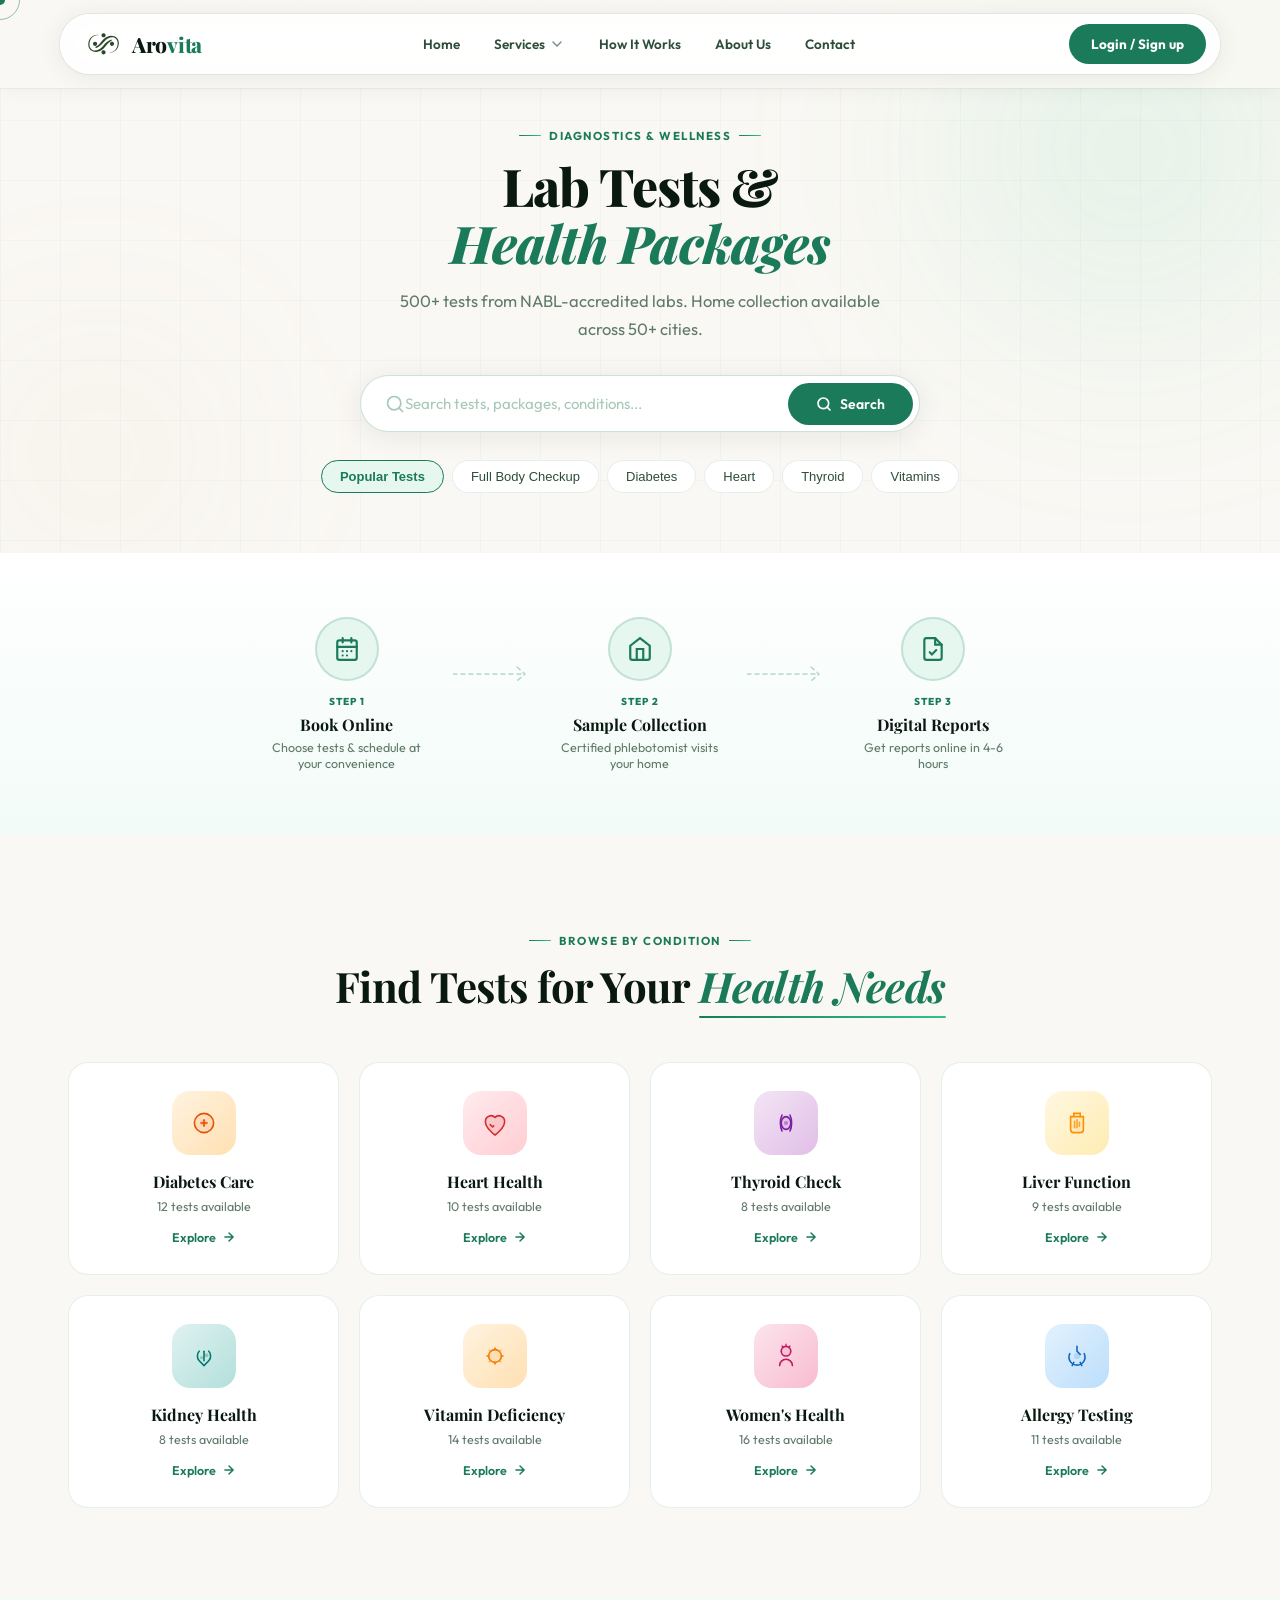
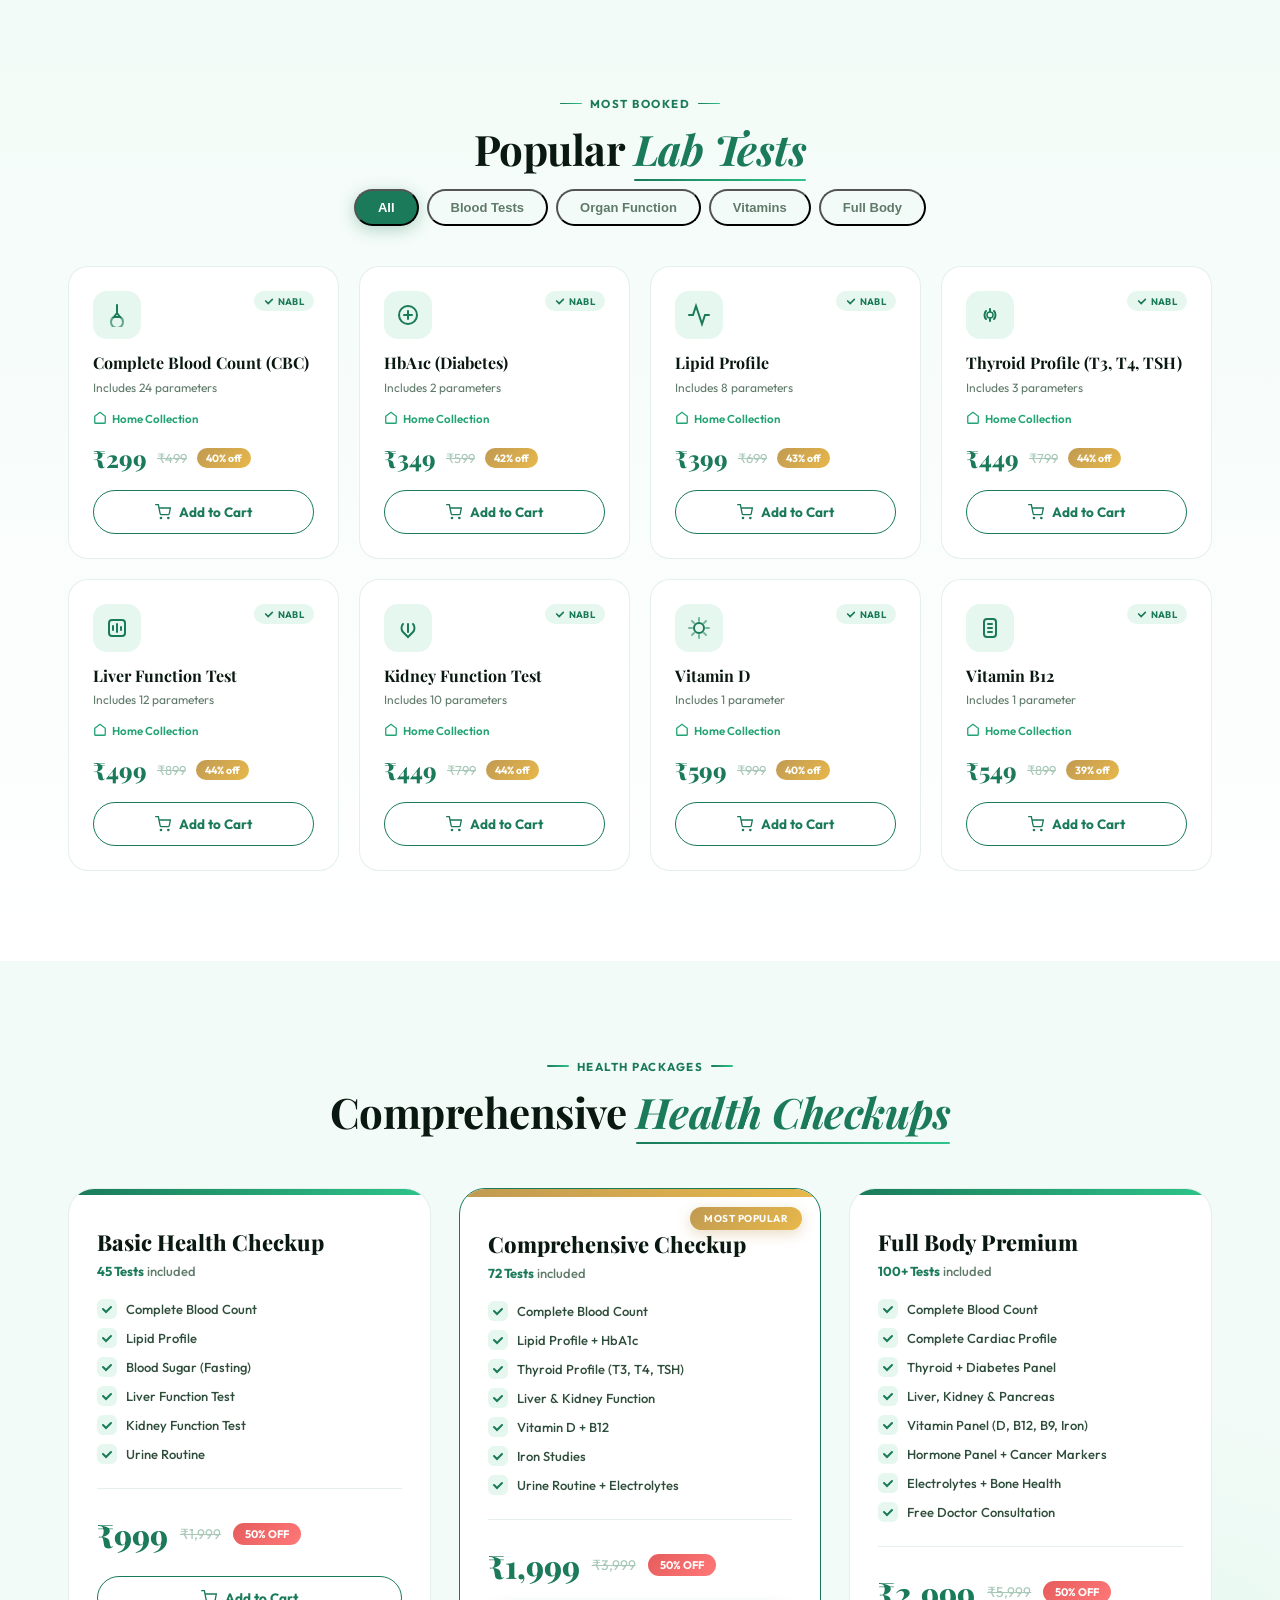
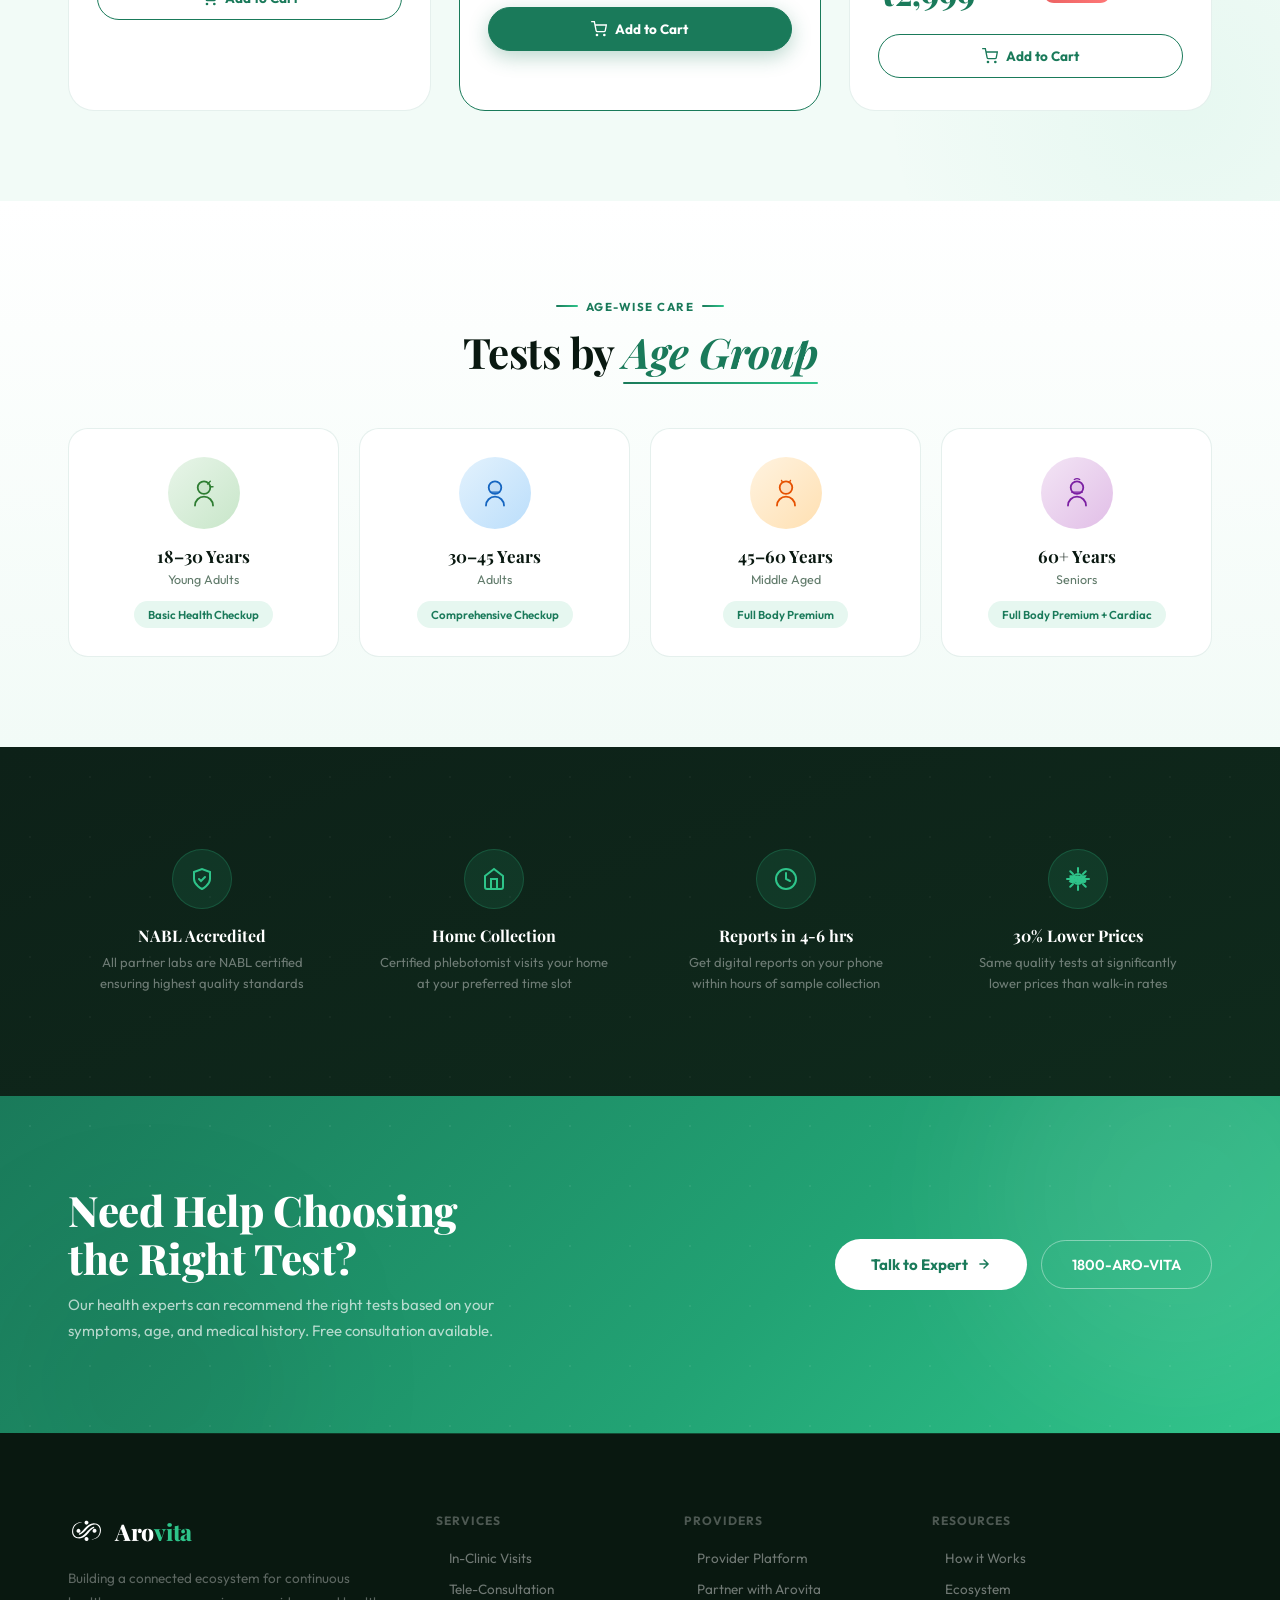
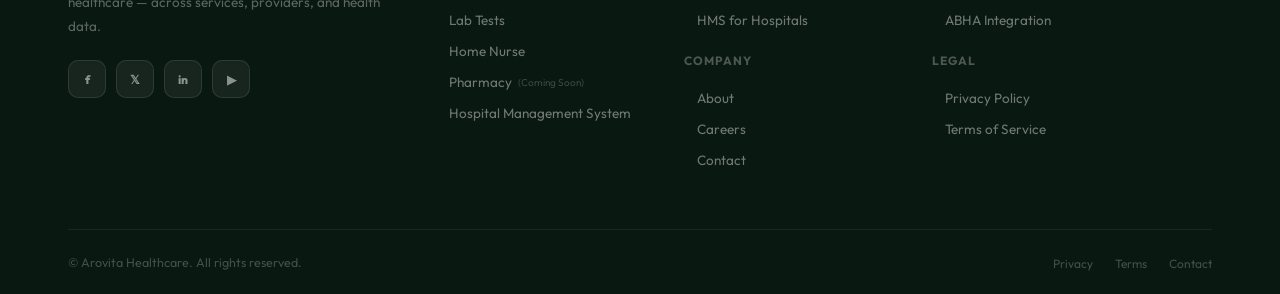
<file: lab-tests.html>
<!DOCTYPE html>
<html lang="en">
<head>
<meta charset="UTF-8">
<meta name="viewport" content="width=device-width, initial-scale=1.0">
<title>Lab Tests & Health Packages — Arovita</title>
<link href="https://fonts.googleapis.com/css2?family=Playfair+Display:ital,wght@0,400;0,700;0,800;1,400;1,700&family=Outfit:wght@300;400;500;600;700;800&display=swap" rel="stylesheet">
<style>
*,*::before,*::after{box-sizing:border-box;margin:0;padding:0}
:root{
  --g:#1A7A5A;--gm:#22A374;--gl:#2EC48A;--gp:#E6F7F0;--gxp:#F2FBF7;
  --dark:#091810;--dark2:#0D2118;--ink:#162820;--ink2:#2E4D3A;--muted:#607A6A;--hint:#A8C8B8;
  --cream:#FAF8F4;--white:#fff;--gold:#C09A52;--gold2:#E8B84B;
  --border:rgba(26,122,90,0.11);--border2:rgba(26,122,90,0.22);
  --sh:0 4px 28px rgba(9,24,16,0.08);--sh-lg:0 18px 56px rgba(9,24,16,0.13);
  --r:12px;--rl:20px;--rx:26px;
}
html{scroll-behavior:smooth}
body{font-family:'Outfit',sans-serif;background:var(--cream);color:var(--ink);overflow-x:hidden;cursor:none}

.cursor{position:fixed;width:10px;height:10px;background:var(--g);border-radius:50%;pointer-events:none;z-index:9999;transform:translate(-50%,-50%);transition:transform .08s ease,width .25s,height .25s,background .25s}
.cursor-ring{position:fixed;width:40px;height:40px;border:1.5px solid rgba(26,122,90,.45);border-radius:50%;pointer-events:none;z-index:9998;transform:translate(-50%,-50%);transition:transform .18s ease,opacity .2s}
body:has(a:hover) .cursor,body:has(button:hover) .cursor,.cursor.hovered{width:18px;height:18px;background:var(--gl)}
body:has(a:hover) .cursor-ring,body:has(button:hover) .cursor-ring,.cursor-ring.hovered{width:60px;height:60px;border-color:var(--gl);opacity:.5}
a,button{cursor:none}
a{text-decoration:none;color:inherit}
::-webkit-scrollbar{width:4px}::-webkit-scrollbar-thumb{background:linear-gradient(var(--gm),var(--gl));border-radius:4px}
.container{max-width:1200px;margin:0 auto;padding:0 28px}

.sec-label{display:inline-flex;align-items:center;gap:8px;font-size:11.5px;font-weight:700;color:var(--g);text-transform:uppercase;letter-spacing:1.5px;margin-bottom:14px}
.sec-label::before,.sec-label::after{content:'';width:22px;height:1.5px;background:linear-gradient(90deg,var(--g),var(--gl));border-radius:2px}
.sec-title{font-family:'Playfair Display',serif;font-size:42px;font-weight:700;line-height:1.15;color:var(--dark);letter-spacing:-0.5px}
.sec-title em{font-style:italic;color:var(--g);position:relative}
.sec-title em::after{content:'';position:absolute;bottom:-4px;left:0;right:0;height:2px;background:linear-gradient(90deg,var(--g),var(--gl));border-radius:2px;animation:shimmer-line 3s ease-in-out infinite}
@keyframes shimmer-line{0%,100%{opacity:.4;transform:scaleX(.7)}50%{opacity:1;transform:scaleX(1)}}

.btn-green{display:inline-flex;align-items:center;gap:9px;background:var(--g);color:#fff;padding:15px 32px;border-radius:50px;font-size:14.5px;font-weight:600;border:none;cursor:none;transition:all .25s;position:relative;overflow:hidden}
.btn-green::before{content:'';position:absolute;inset:0;background:linear-gradient(135deg,transparent 30%,rgba(255,255,255,.12) 50%,transparent 70%);transform:translateX(-100%);transition:transform .5s}
.btn-green:hover::before{transform:translateX(100%)}
.btn-green:hover{background:var(--gm);transform:translateY(-2px);box-shadow:0 12px 32px rgba(26,122,90,.42)}
.btn-outline{display:inline-flex;align-items:center;gap:8px;background:transparent;color:var(--g);border:1.5px solid var(--g);padding:14px 30px;border-radius:50px;font-size:14.5px;font-weight:600;cursor:none;transition:all .25s}
.btn-outline:hover{background:var(--gp);transform:translateY(-2px)}

.fu{opacity:0;transform:translateY(32px);transition:opacity .7s cubic-bezier(.16,1,.3,1),transform .7s cubic-bezier(.16,1,.3,1)}
.fu.vis{opacity:1;transform:none}
.fu.d1{transition-delay:.08s}.fu.d2{transition-delay:.17s}.fu.d3{transition-delay:.26s}.fu.d4{transition-delay:.35s}.fu.d5{transition-delay:.44s}.fu.d6{transition-delay:.53s}.fu.d7{transition-delay:.62s}.fu.d8{transition-delay:.71s}

/* ===================== NAVBAR ===================== */
.navbar{position:fixed;top:0;left:0;right:0;z-index:1000;transition:all .35s;background:rgba(250,248,244,.85);backdrop-filter:blur(16px);-webkit-backdrop-filter:blur(16px);box-shadow:0 1px 20px rgba(9,24,16,.05),0 1px 0 rgba(26,122,90,.06)}
.navbar.sc{background:rgba(250,248,244,.97);backdrop-filter:blur(24px);-webkit-backdrop-filter:blur(24px);box-shadow:0 4px 32px rgba(9,24,16,.09),0 1px 0 rgba(26,122,90,.1)}
.nav-in{display:flex;align-items:center;justify-content:space-between;height:68px;padding:0 44px;max-width:1400px;margin:0 auto}
.nav-logo{display:flex;align-items:center;gap:11px;text-decoration:none}
.logo-svg-wrap{width:42px;height:42px;display:flex;align-items:center;justify-content:center}
.logo-svg-wrap img{width:100%;height:100%;object-fit:contain}
.nav-brand{font-family:'Playfair Display',serif;font-size:23px;font-weight:800;color:var(--dark);letter-spacing:-.3px}
.nav-brand span{color:var(--g)}
.nav-links{display:flex;align-items:center;gap:6px}
.nav-a{font-size:13.5px;font-weight:600;color:var(--ink2);transition:all .22s;position:relative;padding:8px 14px;border-radius:10px;display:inline-flex;align-items:center;gap:6px;text-decoration:none}
.nav-a svg{width:16px;height:16px;stroke:currentColor;fill:none;stroke-width:2;stroke-linecap:round;flex-shrink:0;opacity:.65;transition:opacity .22s}
.nav-a:hover svg{opacity:1}
.nav-a::after{content:'';position:absolute;bottom:2px;left:14px;right:14px;height:2px;background:linear-gradient(90deg,var(--g),var(--gl));transform:scaleX(0);transform-origin:left;transition:transform .25s cubic-bezier(.16,1,.3,1);border-radius:2px}
.nav-a:hover{color:var(--g);background:rgba(26,122,90,.04)}.nav-a:hover::after{transform:scaleX(1)}
.nav-a.active{color:var(--g);background:var(--gp)}.nav-a.active::after{transform:scaleX(1)}
.nav-right{display:flex;align-items:center;gap:8px}
.nav-profile{width:38px;height:38px;border-radius:50%;background:linear-gradient(135deg,var(--gp),#A8D8BC);display:flex;align-items:center;justify-content:center;font-size:13px;font-weight:800;color:var(--g);border:2px solid var(--border2);cursor:none;transition:all .22s;flex-shrink:0;text-decoration:none}
.nav-profile:hover{border-color:var(--g);transform:scale(1.08);box-shadow:0 4px 16px rgba(26,122,90,.2)}
.nav-cta{display:flex;align-items:center;gap:10px}
.mm-label{font-size:10px;font-weight:700;text-transform:uppercase;letter-spacing:1.2px;color:var(--hint);padding:8px 16px 4px;margin-top:6px}
.hamburger{display:none;flex-direction:column;gap:5px;background:none;border:none;padding:8px;cursor:none}
.hamburger span{display:block;width:24px;height:2px;background:var(--ink);border-radius:2px;transition:all .3s}
.mobile-menu{display:none;position:fixed;top:68px;left:0;right:0;background:rgba(250,248,244,.98);backdrop-filter:blur(20px);padding:20px 28px;box-shadow:0 8px 28px rgba(9,24,16,.1);flex-direction:column;gap:16px;z-index:999}
.mobile-menu.open{display:flex}
.mobile-menu a{font-size:15px;font-weight:500;color:var(--ink2);padding:8px 0}

/* ===================== HERO BANNER ===================== */
.lab-hero{padding:120px 0 60px;background:var(--cream);position:relative;overflow:hidden}
.lab-hero-mesh{position:absolute;inset:0;z-index:0}
.lhm1{position:absolute;width:600px;height:600px;background:radial-gradient(circle,rgba(46,196,138,.12),transparent 70%);top:-150px;right:-150px;border-radius:50%;filter:blur(80px);animation:morph-orb 14s ease-in-out infinite}
.lhm2{position:absolute;width:400px;height:400px;background:radial-gradient(circle,rgba(192,154,82,.06),transparent 70%);bottom:-100px;left:-100px;border-radius:50%;filter:blur(80px);animation:morph-orb 18s ease-in-out 5s infinite}
@keyframes morph-orb{0%,100%{transform:scale(1) translate(0,0)}33%{transform:scale(1.15) translate(30px,-30px)}66%{transform:scale(.9) translate(-20px,20px)}}
.lab-hero-grid{position:absolute;inset:0;z-index:0;background-image:linear-gradient(rgba(26,122,90,.03) 1px,transparent 1px),linear-gradient(90deg,rgba(26,122,90,.03) 1px,transparent 1px);background-size:60px 60px}

.lab-hero-content{position:relative;z-index:2;text-align:center;max-width:720px;margin:0 auto}
.lab-hero-content .sec-label{justify-content:center}
.lab-hero-h{font-family:'Playfair Display',serif;font-size:52px;font-weight:800;color:var(--dark);line-height:1.1;letter-spacing:-1px;margin-bottom:16px}
.lab-hero-h em{font-style:italic;color:var(--g)}
.lab-hero-p{font-size:16.5px;color:var(--muted);line-height:1.7;margin-bottom:32px;max-width:520px;margin-left:auto;margin-right:auto}

.search-box{display:flex;align-items:center;background:var(--white);border:1.5px solid var(--border2);border-radius:60px;padding:6px 6px 6px 24px;max-width:560px;margin:0 auto 28px;box-shadow:var(--sh);transition:all .3s}
.search-box:focus-within{border-color:var(--g);box-shadow:0 8px 32px rgba(26,122,90,.15)}
.search-box input{flex:1;border:none;outline:none;font-size:15px;font-family:'Outfit',sans-serif;color:var(--ink);background:transparent;padding:12px 0}
.search-box input::placeholder{color:var(--hint)}
.search-box button{background:var(--g);border:none;border-radius:50px;padding:12px 28px;color:white;font-size:14px;font-weight:600;font-family:'Outfit',sans-serif;cursor:none;display:flex;align-items:center;gap:8px;transition:all .25s}
.search-box button:hover{background:var(--gm)}

.quick-filters{display:flex;gap:8px;justify-content:center;flex-wrap:wrap}
.qf{padding:8px 18px;border-radius:50px;font-size:13px;font-weight:500;color:var(--ink2);background:var(--white);border:1px solid var(--border);cursor:none;transition:all .22s}
.qf:hover,.qf.active{background:var(--gp);border-color:var(--g);color:var(--g);font-weight:600}

/* ===================== HOW IT WORKS ===================== */
.hiw{padding:64px 0;background:linear-gradient(180deg,#fff 0%,var(--gxp) 100%)}
.hiw-strip{display:flex;align-items:center;justify-content:center;gap:0;max-width:800px;margin:0 auto}
.hiw-step{display:flex;flex-direction:column;align-items:center;text-align:center;flex:1}
.hiw-ic{width:64px;height:64px;border-radius:50%;background:var(--gp);display:flex;align-items:center;justify-content:center;margin-bottom:14px;border:2px solid rgba(26,122,90,.18);transition:all .3s}
.hiw-step:hover .hiw-ic{background:var(--g);border-color:var(--g);transform:scale(1.08)}
.hiw-step:hover .hiw-ic svg{stroke:white}
.hiw-num{font-size:10px;font-weight:800;color:var(--g);text-transform:uppercase;letter-spacing:1px;margin-bottom:6px}
.hiw-label{font-family:'Playfair Display',serif;font-size:16px;font-weight:700;color:var(--dark);margin-bottom:4px}
.hiw-desc{font-size:12.5px;color:var(--muted);max-width:160px}
.hiw-arrow{width:80px;display:flex;align-items:center;justify-content:center;margin-bottom:40px}
.hiw-arrow svg{opacity:.3}

/* ===================== BROWSE BY CONDITION ===================== */
.conditions{padding:90px 0;background:var(--cream)}
.conditions .sec-header{text-align:center;margin-bottom:52px}
.cond-grid{display:grid;grid-template-columns:repeat(4,1fr);gap:20px}
.cond-card{background:var(--white);border-radius:var(--rl);border:1px solid var(--border);padding:28px 22px;text-align:center;transition:all .3s;cursor:none;position:relative;overflow:hidden}
.cond-card::before{content:'';position:absolute;top:0;left:0;right:0;height:4px;border-radius:var(--rl) var(--rl) 0 0;transition:height .3s}
.cond-card:hover{transform:translateY(-6px);box-shadow:var(--sh-lg);border-color:var(--border2)}
.cond-card:hover::before{height:100%;opacity:.06}
.cond-ic{width:64px;height:64px;border-radius:18px;display:flex;align-items:center;justify-content:center;margin:0 auto 16px;position:relative;z-index:1;transition:transform .3s}
.cond-card:hover .cond-ic{transform:scale(1.1) rotate(-3deg)}
.cond-name{font-family:'Playfair Display',serif;font-size:16px;font-weight:700;color:var(--dark);margin-bottom:6px;position:relative;z-index:1}
.cond-count{font-size:12.5px;color:var(--muted);margin-bottom:12px;position:relative;z-index:1}
.cond-link{display:inline-flex;align-items:center;gap:6px;font-size:12.5px;font-weight:600;color:var(--g);position:relative;z-index:1;transition:gap .2s}
.cond-card:hover .cond-link{gap:10px}

/* ===================== POPULAR TESTS ===================== */
.popular{padding:90px 0;background:linear-gradient(180deg,var(--gxp) 0%,#fff 100%)}
.popular .sec-header{text-align:center;margin-bottom:16px}
.pop-tabs{display:flex;gap:8px;justify-content:center;margin-bottom:40px;flex-wrap:wrap}
.pop-tab{padding:9px 22px;border-radius:50px;font-size:13px;font-weight:600;color:var(--muted);cursor:none;transition:all .25s;background:var(--gxp)}
.pop-tab.on{background:var(--g);color:white;box-shadow:0 4px 16px rgba(26,122,90,.3)}
.pop-tab:hover:not(.on){color:var(--g)}

.test-grid{display:grid;grid-template-columns:repeat(4,1fr);gap:20px}
.test-card{background:var(--white);border-radius:var(--rl);border:1px solid var(--border);padding:24px;transition:all .3s;cursor:none;position:relative;overflow:hidden}
.test-card:hover{transform:translateY(-6px);box-shadow:var(--sh-lg);border-color:var(--border2)}
.test-card::after{content:'';position:absolute;bottom:0;left:0;right:0;height:3px;background:linear-gradient(90deg,var(--g),var(--gl));transform:scaleX(0);transform-origin:left;transition:transform .35s cubic-bezier(.16,1,.3,1)}
.test-card:hover::after{transform:scaleX(1)}

.test-top{display:flex;align-items:flex-start;justify-content:space-between;margin-bottom:14px}
.test-ic{width:48px;height:48px;border-radius:14px;background:var(--gp);display:flex;align-items:center;justify-content:center;flex-shrink:0;transition:all .3s}
.test-card:hover .test-ic{background:rgba(34,163,116,.15);transform:rotate(-5deg)}
.nabl-badge{display:inline-flex;align-items:center;gap:4px;background:var(--gp);padding:4px 10px;border-radius:20px;font-size:9.5px;font-weight:700;color:var(--g);letter-spacing:.3px}
.test-name{font-family:'Playfair Display',serif;font-size:16px;font-weight:700;color:var(--dark);margin-bottom:6px;line-height:1.3}
.test-params{font-size:12px;color:var(--muted);margin-bottom:14px}
.test-home{display:inline-flex;align-items:center;gap:5px;font-size:11.5px;font-weight:600;color:var(--gm);margin-bottom:16px}
.test-pricing{display:flex;align-items:center;gap:10px;margin-bottom:16px}
.test-price{font-family:'Playfair Display',serif;font-size:24px;font-weight:800;color:var(--g)}
.test-mrp{font-size:13px;color:var(--hint);text-decoration:line-through}
.test-off{font-size:10.5px;font-weight:700;color:white;background:linear-gradient(135deg,var(--gold),var(--gold2));padding:3px 9px;border-radius:20px}

.btn-cart{display:flex;align-items:center;justify-content:center;gap:8px;width:100%;padding:12px;border-radius:50px;font-size:13.5px;font-weight:700;color:var(--g);background:transparent;border:1.5px solid var(--g);cursor:none;transition:all .25s;font-family:'Outfit',sans-serif}
.btn-cart:hover{background:var(--g);color:white}
.btn-cart.added{background:var(--gp);border-color:var(--gl);color:var(--gm)}
.btn-cart.added:hover{background:var(--gp);color:var(--gm)}

/* ===================== HEALTH PACKAGES ===================== */
.packages{padding:90px 0;background:var(--gxp);position:relative;overflow:hidden}
.packages::after{content:'';position:absolute;right:-200px;bottom:-200px;width:600px;height:600px;border-radius:50%;background:radial-gradient(circle,rgba(46,196,138,.06),transparent 70%);pointer-events:none}
.packages .sec-header{text-align:center;margin-bottom:52px}
.pkg-grid{display:grid;grid-template-columns:repeat(3,1fr);gap:28px;position:relative;z-index:1}

.pkg-card{background:var(--white);border-radius:var(--rx);overflow:hidden;border:1.5px solid var(--border);transition:all .3s;cursor:none;position:relative}
.pkg-card:hover{transform:translateY(-8px);box-shadow:var(--sh-lg);border-color:var(--border2)}
.pkg-card.featured{border-color:var(--g);transform:scale(1.03)}
.pkg-card.featured:hover{transform:scale(1.03) translateY(-8px)}
.pkg-accent{height:6px;background:linear-gradient(90deg,var(--g),var(--gl))}
.pkg-card.featured .pkg-accent{height:8px;background:linear-gradient(90deg,var(--gold),var(--gold2))}
.pkg-popular{position:absolute;top:18px;right:18px;background:linear-gradient(135deg,var(--gold),var(--gold2));color:white;padding:5px 14px;border-radius:20px;font-size:10px;font-weight:700;text-transform:uppercase;letter-spacing:.5px;box-shadow:0 4px 14px rgba(192,154,82,.35)}
.pkg-body{padding:32px 28px}
.pkg-name{font-family:'Playfair Display',serif;font-size:22px;font-weight:800;color:var(--dark);margin-bottom:6px}
.pkg-tests{font-size:13px;color:var(--muted);margin-bottom:20px;font-weight:500}
.pkg-tests strong{color:var(--g);font-weight:700}
.pkg-includes{list-style:none;display:flex;flex-direction:column;gap:9px;margin-bottom:24px;padding-bottom:24px;border-bottom:1px solid var(--border)}
.pkg-includes li{display:flex;align-items:center;gap:9px;font-size:13px;color:var(--ink2);font-weight:500}
.pkg-check{width:20px;height:20px;border-radius:6px;background:var(--gp);display:flex;align-items:center;justify-content:center;flex-shrink:0}
.pkg-pricing{display:flex;align-items:center;gap:12px;margin-bottom:20px}
.pkg-price{font-family:'Playfair Display',serif;font-size:32px;font-weight:800;color:var(--g)}
.pkg-mrp{font-size:14px;color:var(--hint);text-decoration:line-through}
.pkg-save{font-size:11px;font-weight:700;color:white;background:linear-gradient(135deg,#E65C5C,#FF7878);padding:4px 12px;border-radius:20px}

/* ===================== AGE GROUP ===================== */
.age-group{padding:90px 0;background:linear-gradient(180deg,#fff 0%,var(--gxp) 100%)}
.age-group .sec-header{text-align:center;margin-bottom:52px}
.age-grid{display:grid;grid-template-columns:repeat(4,1fr);gap:20px}
.age-card{background:var(--white);border-radius:var(--rl);border:1px solid var(--border);padding:28px 22px;text-align:center;transition:all .3s;cursor:none}
.age-card:hover{transform:translateY(-6px);box-shadow:var(--sh-lg);border-color:var(--border2)}
.age-ic{width:72px;height:72px;border-radius:50%;display:flex;align-items:center;justify-content:center;margin:0 auto 16px;transition:transform .3s}
.age-card:hover .age-ic{transform:scale(1.1)}
.age-range{font-family:'Playfair Display',serif;font-size:17px;font-weight:700;color:var(--dark);margin-bottom:4px}
.age-label{font-size:12.5px;color:var(--muted);margin-bottom:14px}
.age-rec{font-size:11.5px;font-weight:600;color:var(--g);background:var(--gp);padding:6px 14px;border-radius:20px;display:inline-block}

/* ===================== WHY CHOOSE ===================== */
.why-labs{padding:70px 0;background:linear-gradient(160deg,var(--dark2) 0%,#0F2A1C 100%);position:relative;overflow:hidden}
.why-labs::before{content:'';position:absolute;inset:0;background:url("data:image/svg+xml,%3Csvg width='60' height='60' xmlns='http://www.w3.org/2000/svg'%3E%3Ccircle cx='30' cy='30' r='1' fill='rgba(255,255,255,0.04)'/%3E%3C/svg%3E");background-size:60px 60px}
.why-grid{display:grid;grid-template-columns:repeat(4,1fr);gap:24px;position:relative;z-index:1}
.why-card{text-align:center;padding:32px 20px}
.why-ic{width:60px;height:60px;border-radius:50%;background:rgba(46,196,138,.12);border:1px solid rgba(46,196,138,.22);display:flex;align-items:center;justify-content:center;margin:0 auto 16px;transition:all .3s}
.why-card:hover .why-ic{background:rgba(46,196,138,.2);transform:scale(1.1)}
.why-title{font-family:'Playfair Display',serif;font-size:16px;font-weight:700;color:white;margin-bottom:6px}
.why-desc{font-size:13px;color:rgba(255,255,255,.4);line-height:1.6}

/* ===================== CTA BANNER ===================== */
.appt{padding:90px 0;background:linear-gradient(135deg,var(--g) 0%,var(--gm) 60%,var(--gl) 100%);position:relative;overflow:hidden}
.appt::before{content:'';position:absolute;inset:0;background:url("data:image/svg+xml,%3Csvg width='60' height='60' xmlns='http://www.w3.org/2000/svg'%3E%3Ccircle cx='30' cy='30' r='1' fill='rgba(255,255,255,0.08)'/%3E%3C/svg%3E");background-size:60px 60px}
.appt-orb{position:absolute;border-radius:50%;filter:blur(70px);pointer-events:none}
.aorb1{width:400px;height:400px;background:rgba(255,255,255,.08);top:-100px;right:-100px;animation:morph-orb 12s ease-in-out infinite}
.aorb2{width:300px;height:300px;background:rgba(0,0,0,.06);bottom:-100px;left:0;animation:morph-orb 15s ease-in-out 4s infinite}
.appt-in{display:flex;align-items:center;justify-content:space-between;gap:40px;position:relative;z-index:1;flex-wrap:wrap}
.appt-h{font-family:'Playfair Display',serif;font-size:42px;font-weight:800;color:white;line-height:1.15;letter-spacing:-.4px}
.appt-p{font-size:15px;color:rgba(255,255,255,.68);margin-top:10px;max-width:440px;line-height:1.7}
.appt-actions{display:flex;gap:14px;flex-shrink:0;align-items:center}
.btn-white{display:inline-flex;align-items:center;gap:9px;background:white;color:var(--g);padding:15px 32px;border-radius:50px;font-size:14.5px;font-weight:700;transition:all .25s;cursor:none;border:none}
.btn-white:hover{transform:translateY(-2px);box-shadow:0 12px 30px rgba(0,0,0,.18)}
.btn-white-outline{display:inline-flex;align-items:center;gap:9px;background:transparent;color:white;padding:14px 30px;border-radius:50px;font-size:14.5px;font-weight:600;border:1.5px solid rgba(255,255,255,.4);transition:all .25s;cursor:none}
.btn-white-outline:hover{background:rgba(255,255,255,.1);border-color:rgba(255,255,255,.7);transform:translateY(-2px)}

/* ===================== FOOTER ===================== */
.footer{padding:80px 0 0;background:var(--dark);position:relative;overflow:hidden}
.footer::before{content:'';position:absolute;top:0;left:0;right:0;height:1px;background:linear-gradient(90deg,transparent,rgba(46,196,138,.3) 40%,rgba(46,196,138,.3) 60%,transparent)}
.footer-grid{display:grid;grid-template-columns:1.6fr 1fr 1fr 1.4fr;gap:48px;margin-bottom:60px}
.footer-logo{display:flex;align-items:center;gap:11px;margin-bottom:18px}
.footer-brand{font-family:'Playfair Display',serif;font-size:23px;font-weight:800;color:white;letter-spacing:-.3px}
.footer-brand span{color:var(--gl)}
.footer-desc{font-size:13.5px;color:rgba(255,255,255,.34);line-height:1.76;margin-bottom:22px}
.footer-social{display:flex;gap:10px}
.fsb{width:38px;height:38px;border-radius:10px;background:rgba(255,255,255,.06);border:1px solid rgba(255,255,255,.1);display:flex;align-items:center;justify-content:center;font-size:12px;font-weight:800;color:rgba(255,255,255,.5);cursor:none;transition:all .22s}
.fsb:hover{background:var(--g);color:white;border-color:var(--g);transform:translateY(-3px)}
.footer-h{font-size:12px;font-weight:700;text-transform:uppercase;letter-spacing:1px;color:rgba(255,255,255,.28);margin-bottom:18px}
.footer-links{list-style:none;display:flex;flex-direction:column;gap:10px}
.footer-links a{font-size:13.5px;color:rgba(255,255,255,.42);transition:color .18s;display:inline-flex;align-items:center;gap:6px}
.footer-links a::before{content:'→';font-size:11px;opacity:0;transform:translateX(-8px);transition:all .2s}
.footer-links a:hover{color:rgba(255,255,255,.8)}.footer-links a:hover::before{opacity:1;transform:none}
.nl-form{display:flex;gap:8px}
.nl-input{flex:1;background:rgba(255,255,255,.06);border:1px solid rgba(255,255,255,.1);border-radius:12px;padding:12px 14px;color:white;font-size:13px;font-family:'Outfit',sans-serif;outline:none;transition:border .2s}
.nl-input::placeholder{color:rgba(255,255,255,.25)}
.nl-input:focus{border-color:var(--g)}
.nl-btn{background:var(--g);color:white;border:none;border-radius:12px;padding:12px 18px;font-size:12.5px;font-weight:700;cursor:none;transition:all .22s;font-family:'Outfit',sans-serif;white-space:nowrap}
.nl-btn:hover{background:var(--gm)}
.footer-bottom{border-top:1px solid rgba(255,255,255,.07);padding:22px 0;display:flex;align-items:center;justify-content:space-between;flex-wrap:wrap;gap:12px}
.footer-copy{font-size:12.5px;color:rgba(255,255,255,.24)}
.footer-copy a{color:rgba(46,196,138,.6);transition:color .18s}.footer-copy a:hover{color:var(--gl)}
.footer-links2{list-style:none;display:flex;gap:22px}
.footer-links2 a{font-size:12px;color:rgba(255,255,255,.24);transition:color .18s}.footer-links2 a:hover{color:rgba(255,255,255,.6)}

/* SCROLL TOP */
.stb{position:fixed;bottom:28px;right:28px;width:48px;height:48px;border-radius:50%;background:linear-gradient(135deg,var(--g),var(--gl));display:flex;align-items:center;justify-content:center;cursor:none;opacity:0;transform:translateY(20px) scale(.8);transition:all .3s;z-index:999;box-shadow:0 6px 20px rgba(26,122,90,.4)}
.stb.show{opacity:1;transform:none}
.stb:hover{transform:translateY(-3px) scale(1.08);box-shadow:0 10px 28px rgba(26,122,90,.5)}

/* FLOATING CART */
.float-cart{position:fixed;bottom:28px;right:90px;z-index:999;opacity:0;transform:translateY(20px) scale(.8);transition:all .35s cubic-bezier(.16,1,.3,1);pointer-events:none}
.float-cart.show{opacity:1;transform:none;pointer-events:all}
.float-cart a{display:flex;align-items:center;gap:10px;background:var(--g);color:white;padding:14px 24px;border-radius:50px;font-size:14px;font-weight:700;box-shadow:0 8px 28px rgba(26,122,90,.45);transition:all .25s;position:relative}
.float-cart a:hover{background:var(--gm);transform:translateY(-2px);box-shadow:0 14px 36px rgba(26,122,90,.5)}
.cart-badge{position:absolute;top:-6px;right:-6px;width:22px;height:22px;background:linear-gradient(135deg,var(--gold),var(--gold2));border-radius:50%;display:flex;align-items:center;justify-content:center;font-size:11px;font-weight:800;color:white;box-shadow:0 2px 8px rgba(192,154,82,.5);animation:pop .3s cubic-bezier(.16,1,.3,1)}
@keyframes pop{from{transform:scale(0)}to{transform:scale(1)}}

/* ===================== RESPONSIVE ===================== */
@media(hover:none){body{cursor:auto}.cursor,.cursor-ring{display:none}a,button{cursor:pointer}}

@media(max-width:900px){
  .nav-links,.nav-cta,.nav-profile{display:none}
  .hamburger{display:flex}
  .nav-in{padding:0 20px;height:62px}
  .navbar{box-shadow:0 1px 16px rgba(9,24,16,.06),0 1px 0 rgba(26,122,90,.06)}
  .container{padding:0 22px}
  .sec-title{font-size:34px}
  .sec-label{font-size:10.5px;letter-spacing:1.2px;gap:6px}
  .sec-label::before,.sec-label::after{width:16px}
  .btn-green{padding:13px 26px;font-size:13.5px;gap:8px}
  .btn-outline{padding:12px 24px;font-size:13.5px}
  .lab-hero{padding:100px 0 50px}
  .lab-hero-h{font-size:38px}
  .lab-hero-p{font-size:15px}
  .hiw{padding:50px 0}
  .hiw-strip{flex-wrap:wrap;gap:20px}
  .hiw-arrow{display:none}
  .hiw-step{flex:0 0 calc(33.33% - 14px)}
  .conditions{padding:70px 0}
  .cond-grid{grid-template-columns:repeat(2,1fr);gap:16px}
  .popular{padding:70px 0}
  .test-grid{grid-template-columns:repeat(2,1fr);gap:16px}
  .packages{padding:70px 0}
  .pkg-grid{grid-template-columns:1fr;gap:20px}
  .pkg-card.featured{transform:none}
  .pkg-card.featured:hover{transform:translateY(-8px)}
  .age-group{padding:70px 0}
  .age-grid{grid-template-columns:repeat(2,1fr);gap:16px}
  .why-labs{padding:56px 0}
  .why-grid{grid-template-columns:repeat(2,1fr);gap:18px}
  .appt{padding:70px 0}
  .appt-in{flex-direction:column;text-align:center}
  .appt-h{font-size:34px}
  .appt-actions{justify-content:center}
  .footer{padding:56px 0 0}
  .footer-grid{grid-template-columns:1fr 1fr;gap:32px;margin-bottom:40px}
  .footer-brand{font-size:20px}
  .footer-desc{font-size:12.5px}
  .footer-h{font-size:11px}
  .footer-links a{font-size:12.5px}
  .footer-bottom{padding:18px 0;gap:10px}
  .footer-copy{font-size:11.5px}
  .footer-links2{gap:16px}
  .footer-links2 a{font-size:11px}
}
@media(max-width:600px){
  .container{padding:0 18px}
  .nav-in{padding:0 16px;height:58px}
  .nav-brand{font-size:20px}
  .logo-svg-wrap{width:36px;height:36px}
  .sec-title{font-size:28px;letter-spacing:-.3px}
  .sec-label{font-size:10px;margin-bottom:10px}
  .btn-green{padding:12px 22px;font-size:13px}
  .btn-outline{padding:11px 20px;font-size:13px}
  .lab-hero{padding:88px 0 36px}
  .lab-hero-h{font-size:30px;letter-spacing:-.5px}
  .lab-hero-p{font-size:14px;margin-bottom:24px}
  .search-box{flex-direction:column;border-radius:18px;padding:12px;gap:8px}
  .search-box input{padding:10px 4px;font-size:14px}
  .search-box button{width:100%;justify-content:center;border-radius:var(--r);padding:12px}
  .quick-filters{gap:6px}
  .qf{padding:6px 13px;font-size:11.5px}
  .hiw{padding:36px 0}
  .hiw-strip{gap:18px}
  .hiw-step{flex:0 0 100%}
  .hiw-ic{width:52px;height:52px}
  .hiw-label{font-size:14px}
  .hiw-desc{font-size:11.5px}
  .conditions{padding:52px 0}
  .cond-grid{grid-template-columns:1fr;gap:14px}
  .cond-card{border-radius:16px;padding:22px 18px}
  .cond-ic{width:52px;height:52px;border-radius:14px}
  .cond-name{font-size:15px}
  .popular{padding:52px 0}
  .pop-tabs{gap:6px}
  .pop-tab{padding:7px 15px;font-size:11.5px}
  .test-grid{grid-template-columns:1fr;gap:14px}
  .test-card{border-radius:16px;padding:20px}
  .test-name{font-size:15px}
  .test-price{font-size:22px}
  .test-pricing{gap:8px}
  .packages{padding:52px 0}
  .pkg-grid{grid-template-columns:1fr;gap:16px}
  .pkg-card{border-radius:20px}
  .pkg-body{padding:24px 20px}
  .pkg-name{font-size:20px}
  .pkg-price{font-size:28px}
  .age-group{padding:52px 0}
  .age-grid{grid-template-columns:1fr;gap:14px}
  .age-card{border-radius:16px;padding:22px 18px}
  .age-ic{width:60px;height:60px}
  .why-labs{padding:44px 0}
  .why-grid{grid-template-columns:1fr;gap:14px}
  .why-card{padding:24px 18px}
  .why-title{font-size:15px}
  .why-desc{font-size:12px}
  .appt{padding:52px 0}
  .appt-h{font-size:28px}
  .appt-p{font-size:13.5px}
  .btn-white{padding:13px 28px;font-size:14px}
  .btn-white-outline{padding:12px 24px;font-size:13px}
  .float-cart a{padding:12px 20px;font-size:13px;gap:8px}
  .footer{padding:44px 0 0}
  .footer-grid{grid-template-columns:1fr;gap:28px;margin-bottom:32px}
  .nl-form{flex-direction:column;gap:10px}
  .footer-bottom{flex-direction:column;align-items:center;text-align:center;padding:16px 0}
  .footer-links2{gap:14px;flex-wrap:wrap;justify-content:center}
  .stb{bottom:20px;right:20px;width:42px;height:42px}
}
@media(max-width:380px){
  .container{padding:0 14px}
  .sec-title{font-size:25px}
  .lab-hero-h{font-size:27px}
  .test-card{padding:16px}
  .pkg-body{padding:20px 16px}
  .pkg-name{font-size:18px}
  .pkg-price{font-size:26px}
}
</style>
<link rel="stylesheet" href="shared.css">
</head>
<body>

<div class="cursor" id="cur"></div>
<div class="cursor-ring" id="curRing"></div>

<div id="navbar-placeholder"></div>

<!-- HERO BANNER -->
<section class="lab-hero">
  <div class="lab-hero-mesh">
    <div class="lhm1"></div>
    <div class="lhm2"></div>
  </div>
  <div class="lab-hero-grid"></div>
  <div class="container">
    <div class="lab-hero-content">
      <div class="sec-label fu">Diagnostics & Wellness</div>
      <h1 class="lab-hero-h fu d1">Lab Tests &<br><em>Health Packages</em></h1>
      <p class="lab-hero-p fu d2">500+ tests from NABL-accredited labs. Home collection available across 50+ cities.</p>
      <div class="search-box fu d3">
        <svg viewBox="0 0 24 24" width="20" height="20" fill="none" stroke="var(--hint)" stroke-width="2" stroke-linecap="round"><circle cx="11" cy="11" r="8"/><path d="M21 21l-4.35-4.35"/></svg>
        <input type="text" placeholder="Search tests, packages, conditions..." id="searchInput">
        <button>
          <svg viewBox="0 0 24 24" width="16" height="16" fill="none" stroke="currentColor" stroke-width="2.5" stroke-linecap="round"><circle cx="11" cy="11" r="8"/><path d="M21 21l-4.35-4.35"/></svg>
          Search
        </button>
      </div>
      <div class="quick-filters fu d4">
        <button class="qf active">Popular Tests</button>
        <button class="qf">Full Body Checkup</button>
        <button class="qf">Diabetes</button>
        <button class="qf">Heart</button>
        <button class="qf">Thyroid</button>
        <button class="qf">Vitamins</button>
      </div>
    </div>
  </div>
</section>

<!-- HOW IT WORKS -->
<section class="hiw">
  <div class="container">
    <div class="hiw-strip fu">
      <div class="hiw-step">
        <div class="hiw-ic">
          <svg viewBox="0 0 24 24" width="26" height="26" fill="none" stroke="var(--g)" stroke-width="2" stroke-linecap="round"><rect x="3" y="4" width="18" height="18" rx="2"/><path d="M16 2v4M8 2v4M3 10h18"/><path d="M8 14h.01M12 14h.01M16 14h.01M8 18h.01M12 18h.01"/></svg>
        </div>
        <div class="hiw-num">Step 1</div>
        <div class="hiw-label">Book Online</div>
        <div class="hiw-desc">Choose tests & schedule at your convenience</div>
      </div>
      <div class="hiw-arrow">
        <svg viewBox="0 0 80 24" width="80" height="24" fill="none"><path d="M0 12h72M64 5l8 7-8 7" stroke="var(--g)" stroke-width="1.5" stroke-linecap="round" stroke-linejoin="round" stroke-dasharray="4 4"/></svg>
      </div>
      <div class="hiw-step">
        <div class="hiw-ic">
          <svg viewBox="0 0 24 24" width="26" height="26" fill="none" stroke="var(--g)" stroke-width="2" stroke-linecap="round"><path d="M3 9l9-7 9 7v11a2 2 0 01-2 2H5a2 2 0 01-2-2z"/><polyline points="9 22 9 12 15 12 15 22"/></svg>
        </div>
        <div class="hiw-num">Step 2</div>
        <div class="hiw-label">Sample Collection</div>
        <div class="hiw-desc">Certified phlebotomist visits your home</div>
      </div>
      <div class="hiw-arrow">
        <svg viewBox="0 0 80 24" width="80" height="24" fill="none"><path d="M0 12h72M64 5l8 7-8 7" stroke="var(--g)" stroke-width="1.5" stroke-linecap="round" stroke-linejoin="round" stroke-dasharray="4 4"/></svg>
      </div>
      <div class="hiw-step">
        <div class="hiw-ic">
          <svg viewBox="0 0 24 24" width="26" height="26" fill="none" stroke="var(--g)" stroke-width="2" stroke-linecap="round"><path d="M14 2H6a2 2 0 00-2 2v16a2 2 0 002 2h12a2 2 0 002-2V8z"/><polyline points="14 2 14 8 20 8"/><path d="M9 15l2 2 4-4"/></svg>
        </div>
        <div class="hiw-num">Step 3</div>
        <div class="hiw-label">Digital Reports</div>
        <div class="hiw-desc">Get reports online in 4-6 hours</div>
      </div>
    </div>
  </div>
</section>

<!-- BROWSE BY HEALTH CONDITION -->
<section class="conditions">
  <div class="container">
    <div class="sec-header fu">
      <div class="sec-label">Browse by Condition</div>
      <h2 class="sec-title">Find Tests for Your <em>Health Needs</em></h2>
    </div>
    <div class="cond-grid">

      <div class="cond-card fu d1" style="--cg:linear-gradient(135deg,#FFF3E0,#FFE0B2)">
        <div class="cond-card" style="all:unset;display:contents">
        </div>
        <div class="cond-ic" style="background:linear-gradient(135deg,#FFF3E0,#FFE0B2)">
          <svg viewBox="0 0 40 40" width="32" height="32" fill="none">
            <circle cx="20" cy="20" r="12" stroke="#E65100" stroke-width="2" fill="rgba(230,81,0,.08)"/>
            <path d="M16 20h8M20 16v8" stroke="#E65100" stroke-width="2" stroke-linecap="round"/>
            <circle cx="20" cy="20" r="4" fill="#E65100" opacity=".2">
              <animate attributeName="r" values="4;6;4" dur="2s" repeatCount="indefinite"/>
            </circle>
          </svg>
        </div>
        <div class="cond-name">Diabetes Care</div>
        <div class="cond-count">12 tests available</div>
        <a href="#" class="cond-link">Explore <svg viewBox="0 0 24 24" width="14" height="14" fill="none" stroke="currentColor" stroke-width="2.5" stroke-linecap="round"><path d="M5 12h14M12 5l7 7-7 7"/></svg></a>
        <span style="position:absolute;inset:0;pointer-events:none" class="cond-card-bg"></span>
      </div>

      <div class="cond-card fu d2">
        <div class="cond-ic" style="background:linear-gradient(135deg,#FFEBEE,#FFCDD2)">
          <svg viewBox="0 0 40 40" width="32" height="32" fill="none">
            <path d="M20 35s-12-8.5-12-17A7 7 0 0120 13a7 7 0 0112 5c0 8.5-12 17-12 17z" fill="rgba(211,47,47,.12)" stroke="#D32F2F" stroke-width="2"/>
            <path d="M14 22l3 3 6-6" stroke="#D32F2F" stroke-width="2" stroke-linecap="round" stroke-linejoin="round">
              <animate attributeName="stroke-dasharray" values="0 20;20 0" dur="1.5s" repeatCount="indefinite"/>
            </path>
          </svg>
        </div>
        <div class="cond-name">Heart Health</div>
        <div class="cond-count">10 tests available</div>
        <a href="#" class="cond-link">Explore <svg viewBox="0 0 24 24" width="14" height="14" fill="none" stroke="currentColor" stroke-width="2.5" stroke-linecap="round"><path d="M5 12h14M12 5l7 7-7 7"/></svg></a>
      </div>

      <div class="cond-card fu d3">
        <div class="cond-ic" style="background:linear-gradient(135deg,#F3E5F5,#E1BEE7)">
          <svg viewBox="0 0 40 40" width="32" height="32" fill="none">
            <path d="M15 10c0 0-2 4-2 10s2 10 2 10M25 10c0 0 2 4 2 10s-2 10-2 10" stroke="#7B1FA2" stroke-width="2" stroke-linecap="round"/>
            <ellipse cx="20" cy="20" rx="6" ry="8" fill="rgba(123,31,162,.1)" stroke="#7B1FA2" stroke-width="2"/>
            <circle cx="20" cy="20" r="2.5" fill="#7B1FA2" opacity=".4">
              <animate attributeName="opacity" values=".4;.8;.4" dur="2s" repeatCount="indefinite"/>
            </circle>
          </svg>
        </div>
        <div class="cond-name">Thyroid Check</div>
        <div class="cond-count">8 tests available</div>
        <a href="#" class="cond-link">Explore <svg viewBox="0 0 24 24" width="14" height="14" fill="none" stroke="currentColor" stroke-width="2.5" stroke-linecap="round"><path d="M5 12h14M12 5l7 7-7 7"/></svg></a>
      </div>

      <div class="cond-card fu d4">
        <div class="cond-ic" style="background:linear-gradient(135deg,#FFF8E1,#FFECB3)">
          <svg viewBox="0 0 40 40" width="32" height="32" fill="none">
            <path d="M12 12h16v16a4 4 0 01-4 4H16a4 4 0 01-4-4V12z" fill="rgba(255,143,0,.08)" stroke="#FF8F00" stroke-width="2"/>
            <path d="M16 12V8h8v4" stroke="#FF8F00" stroke-width="2" stroke-linecap="round"/>
            <path d="M17 18v8M20 16v10M23 19v5" stroke="#FF8F00" stroke-width="2" stroke-linecap="round">
              <animate attributeName="opacity" values="1;.5;1" dur="2.5s" repeatCount="indefinite"/>
            </path>
          </svg>
        </div>
        <div class="cond-name">Liver Function</div>
        <div class="cond-count">9 tests available</div>
        <a href="#" class="cond-link">Explore <svg viewBox="0 0 24 24" width="14" height="14" fill="none" stroke="currentColor" stroke-width="2.5" stroke-linecap="round"><path d="M5 12h14M12 5l7 7-7 7"/></svg></a>
      </div>

      <div class="cond-card fu d5">
        <div class="cond-ic" style="background:linear-gradient(135deg,#E0F2F1,#B2DFDB)">
          <svg viewBox="0 0 40 40" width="32" height="32" fill="none">
            <path d="M14 14c-3 3-3 9 0 12l6 6 6-6c3-3 3-9 0-12" stroke="#00796B" stroke-width="2" stroke-linecap="round"/>
            <path d="M20 14v12" stroke="#00796B" stroke-width="2" stroke-linecap="round"/>
            <circle cx="17" cy="22" r="2" fill="#00796B" opacity=".3">
              <animate attributeName="r" values="2;3;2" dur="2s" repeatCount="indefinite"/>
            </circle>
            <circle cx="23" cy="19" r="2" fill="#00796B" opacity=".3">
              <animate attributeName="r" values="2;3;2" dur="2s" repeatCount="indefinite" begin=".5s"/>
            </circle>
          </svg>
        </div>
        <div class="cond-name">Kidney Health</div>
        <div class="cond-count">8 tests available</div>
        <a href="#" class="cond-link">Explore <svg viewBox="0 0 24 24" width="14" height="14" fill="none" stroke="currentColor" stroke-width="2.5" stroke-linecap="round"><path d="M5 12h14M12 5l7 7-7 7"/></svg></a>
      </div>

      <div class="cond-card fu d6">
        <div class="cond-ic" style="background:linear-gradient(135deg,#FFF3E0,#FFE0B2)">
          <svg viewBox="0 0 40 40" width="32" height="32" fill="none">
            <circle cx="20" cy="20" r="8" fill="rgba(245,124,0,.1)" stroke="#F57C00" stroke-width="2"/>
            <path d="M20 12v-2M28 20h2M20 28v2M12 20h-2" stroke="#F57C00" stroke-width="2" stroke-linecap="round"/>
            <path d="M26 14l1.5-1.5M26 26l1.5 1.5M14 26l-1.5 1.5M14 14l-1.5-1.5" stroke="#F57C00" stroke-width="1.5" stroke-linecap="round">
              <animate attributeName="opacity" values="1;.3;1" dur="3s" repeatCount="indefinite"/>
            </path>
          </svg>
        </div>
        <div class="cond-name">Vitamin Deficiency</div>
        <div class="cond-count">14 tests available</div>
        <a href="#" class="cond-link">Explore <svg viewBox="0 0 24 24" width="14" height="14" fill="none" stroke="currentColor" stroke-width="2.5" stroke-linecap="round"><path d="M5 12h14M12 5l7 7-7 7"/></svg></a>
      </div>

      <div class="cond-card fu d7">
        <div class="cond-ic" style="background:linear-gradient(135deg,#FCE4EC,#F8BBD0)">
          <svg viewBox="0 0 40 40" width="32" height="32" fill="none">
            <circle cx="20" cy="14" r="6" fill="rgba(194,24,91,.08)" stroke="#C2185B" stroke-width="2"/>
            <path d="M12 32c0-4.4 3.6-8 8-8s8 3.6 8 8" stroke="#C2185B" stroke-width="2" stroke-linecap="round"/>
            <path d="M20 8v-3M17 9.5l-2-2M23 9.5l2-2" stroke="#C2185B" stroke-width="1.5" stroke-linecap="round">
              <animate attributeName="opacity" values="1;.4;1" dur="2s" repeatCount="indefinite"/>
            </path>
          </svg>
        </div>
        <div class="cond-name">Women's Health</div>
        <div class="cond-count">16 tests available</div>
        <a href="#" class="cond-link">Explore <svg viewBox="0 0 24 24" width="14" height="14" fill="none" stroke="currentColor" stroke-width="2.5" stroke-linecap="round"><path d="M5 12h14M12 5l7 7-7 7"/></svg></a>
      </div>

      <div class="cond-card fu d8">
        <div class="cond-ic" style="background:linear-gradient(135deg,#E3F2FD,#BBDEFB)">
          <svg viewBox="0 0 40 40" width="32" height="32" fill="none">
            <path d="M20 8v6l4 4" stroke="#1565C0" stroke-width="2" stroke-linecap="round" stroke-linejoin="round"/>
            <path d="M11 17a10 10 0 1018 0" stroke="#1565C0" stroke-width="2" stroke-linecap="round"/>
            <path d="M16 28l-2 4M24 28l2 4" stroke="#1565C0" stroke-width="2" stroke-linecap="round"/>
            <circle cx="20" cy="20" r="3" fill="#1565C0" opacity=".15">
              <animate attributeName="r" values="3;5;3" dur="2.5s" repeatCount="indefinite"/>
            </circle>
          </svg>
        </div>
        <div class="cond-name">Allergy Testing</div>
        <div class="cond-count">11 tests available</div>
        <a href="#" class="cond-link">Explore <svg viewBox="0 0 24 24" width="14" height="14" fill="none" stroke="currentColor" stroke-width="2.5" stroke-linecap="round"><path d="M5 12h14M12 5l7 7-7 7"/></svg></a>
      </div>

    </div>
  </div>
</section>

<!-- POPULAR TESTS -->
<section class="popular">
  <div class="container">
    <div class="sec-header fu">
      <div class="sec-label">Most Booked</div>
      <h2 class="sec-title">Popular <em>Lab Tests</em></h2>
    </div>
    <div class="pop-tabs fu d1">
      <button class="pop-tab on" data-filter="all">All</button>
      <button class="pop-tab" data-filter="blood">Blood Tests</button>
      <button class="pop-tab" data-filter="organ">Organ Function</button>
      <button class="pop-tab" data-filter="vitamin">Vitamins</button>
      <button class="pop-tab" data-filter="full">Full Body</button>
    </div>
    <div class="test-grid" id="testGrid">

      <!-- CBC -->
      <div class="test-card fu d1" data-cat="blood">
        <div class="test-top">
          <div class="test-ic">
            <svg viewBox="0 0 24 24" width="24" height="24" fill="none" stroke="var(--g)" stroke-width="2" stroke-linecap="round">
              <path d="M12 2v8l-3 4h6l-3-4V2"/>
              <path d="M9 14c-2 1-3 3-3 5a6 6 0 0012 0c0-2-1-4-3-5">
                <animate attributeName="opacity" values="1;.5;1" dur="3s" repeatCount="indefinite"/>
              </path>
            </svg>
          </div>
          <div class="nabl-badge">
            <svg viewBox="0 0 12 12" width="10" height="10" fill="none" stroke="var(--g)" stroke-width="2" stroke-linecap="round"><path d="M2 6l3 3 5-5"/></svg>
            NABL
          </div>
        </div>
        <div class="test-name">Complete Blood Count (CBC)</div>
        <div class="test-params">Includes 24 parameters</div>
        <div class="test-home">
          <svg viewBox="0 0 16 16" width="14" height="14" fill="none" stroke="currentColor" stroke-width="1.5" stroke-linecap="round"><path d="M2 6l6-4.5L14 6v7a1 1 0 01-1 1H3a1 1 0 01-1-1V6z"/></svg>
          Home Collection
        </div>
        <div class="test-pricing">
          <div class="test-price">₹299</div>
          <div class="test-mrp">₹499</div>
          <div class="test-off">40% off</div>
        </div>
        <button class="btn-cart" onclick="addToCart(this)">
          <svg viewBox="0 0 24 24" width="16" height="16" fill="none" stroke="currentColor" stroke-width="2" stroke-linecap="round"><circle cx="9" cy="21" r="1"/><circle cx="20" cy="21" r="1"/><path d="M1 1h4l2.68 13.39a2 2 0 002 1.61h9.72a2 2 0 002-1.61L23 6H6"/></svg>
          Add to Cart
        </button>
      </div>

      <!-- HbA1c -->
      <div class="test-card fu d2" data-cat="blood">
        <div class="test-top">
          <div class="test-ic">
            <svg viewBox="0 0 24 24" width="24" height="24" fill="none" stroke="var(--g)" stroke-width="2" stroke-linecap="round">
              <circle cx="12" cy="12" r="9"/>
              <path d="M8 12h8M12 8v8">
                <animate attributeName="stroke-dasharray" values="0 16;16 0" dur="2s" repeatCount="indefinite"/>
              </path>
            </svg>
          </div>
          <div class="nabl-badge"><svg viewBox="0 0 12 12" width="10" height="10" fill="none" stroke="var(--g)" stroke-width="2" stroke-linecap="round"><path d="M2 6l3 3 5-5"/></svg> NABL</div>
        </div>
        <div class="test-name">HbA1c (Diabetes)</div>
        <div class="test-params">Includes 2 parameters</div>
        <div class="test-home"><svg viewBox="0 0 16 16" width="14" height="14" fill="none" stroke="currentColor" stroke-width="1.5" stroke-linecap="round"><path d="M2 6l6-4.5L14 6v7a1 1 0 01-1 1H3a1 1 0 01-1-1V6z"/></svg> Home Collection</div>
        <div class="test-pricing">
          <div class="test-price">₹349</div>
          <div class="test-mrp">₹599</div>
          <div class="test-off">42% off</div>
        </div>
        <button class="btn-cart" onclick="addToCart(this)">
          <svg viewBox="0 0 24 24" width="16" height="16" fill="none" stroke="currentColor" stroke-width="2" stroke-linecap="round"><circle cx="9" cy="21" r="1"/><circle cx="20" cy="21" r="1"/><path d="M1 1h4l2.68 13.39a2 2 0 002 1.61h9.72a2 2 0 002-1.61L23 6H6"/></svg>
          Add to Cart
        </button>
      </div>

      <!-- Lipid Profile -->
      <div class="test-card fu d3" data-cat="blood">
        <div class="test-top">
          <div class="test-ic">
            <svg viewBox="0 0 24 24" width="24" height="24" fill="none" stroke="var(--g)" stroke-width="2" stroke-linecap="round">
              <path d="M22 12h-4l-3 9L9 3l-3 9H2">
                <animate attributeName="stroke-dasharray" values="0 60;60 0" dur="2.5s" repeatCount="indefinite"/>
              </path>
            </svg>
          </div>
          <div class="nabl-badge"><svg viewBox="0 0 12 12" width="10" height="10" fill="none" stroke="var(--g)" stroke-width="2" stroke-linecap="round"><path d="M2 6l3 3 5-5"/></svg> NABL</div>
        </div>
        <div class="test-name">Lipid Profile</div>
        <div class="test-params">Includes 8 parameters</div>
        <div class="test-home"><svg viewBox="0 0 16 16" width="14" height="14" fill="none" stroke="currentColor" stroke-width="1.5" stroke-linecap="round"><path d="M2 6l6-4.5L14 6v7a1 1 0 01-1 1H3a1 1 0 01-1-1V6z"/></svg> Home Collection</div>
        <div class="test-pricing">
          <div class="test-price">₹399</div>
          <div class="test-mrp">₹699</div>
          <div class="test-off">43% off</div>
        </div>
        <button class="btn-cart" onclick="addToCart(this)">
          <svg viewBox="0 0 24 24" width="16" height="16" fill="none" stroke="currentColor" stroke-width="2" stroke-linecap="round"><circle cx="9" cy="21" r="1"/><circle cx="20" cy="21" r="1"/><path d="M1 1h4l2.68 13.39a2 2 0 002 1.61h9.72a2 2 0 002-1.61L23 6H6"/></svg>
          Add to Cart
        </button>
      </div>

      <!-- Thyroid -->
      <div class="test-card fu d4" data-cat="organ">
        <div class="test-top">
          <div class="test-ic">
            <svg viewBox="0 0 24 24" width="24" height="24" fill="none" stroke="var(--g)" stroke-width="2" stroke-linecap="round">
              <path d="M8 8c-2 2-2 6 0 8M16 8c2 2 2 6 0 8"/>
              <path d="M12 6v12" stroke-dasharray="3 2"/>
              <circle cx="12" cy="12" r="3" fill="var(--gp)" stroke="var(--g)" stroke-width="1.5">
                <animate attributeName="r" values="3;4;3" dur="2s" repeatCount="indefinite"/>
              </circle>
            </svg>
          </div>
          <div class="nabl-badge"><svg viewBox="0 0 12 12" width="10" height="10" fill="none" stroke="var(--g)" stroke-width="2" stroke-linecap="round"><path d="M2 6l3 3 5-5"/></svg> NABL</div>
        </div>
        <div class="test-name">Thyroid Profile (T3, T4, TSH)</div>
        <div class="test-params">Includes 3 parameters</div>
        <div class="test-home"><svg viewBox="0 0 16 16" width="14" height="14" fill="none" stroke="currentColor" stroke-width="1.5" stroke-linecap="round"><path d="M2 6l6-4.5L14 6v7a1 1 0 01-1 1H3a1 1 0 01-1-1V6z"/></svg> Home Collection</div>
        <div class="test-pricing">
          <div class="test-price">₹449</div>
          <div class="test-mrp">₹799</div>
          <div class="test-off">44% off</div>
        </div>
        <button class="btn-cart" onclick="addToCart(this)">
          <svg viewBox="0 0 24 24" width="16" height="16" fill="none" stroke="currentColor" stroke-width="2" stroke-linecap="round"><circle cx="9" cy="21" r="1"/><circle cx="20" cy="21" r="1"/><path d="M1 1h4l2.68 13.39a2 2 0 002 1.61h9.72a2 2 0 002-1.61L23 6H6"/></svg>
          Add to Cart
        </button>
      </div>

      <!-- Liver Function -->
      <div class="test-card fu d5" data-cat="organ">
        <div class="test-top">
          <div class="test-ic">
            <svg viewBox="0 0 24 24" width="24" height="24" fill="none" stroke="var(--g)" stroke-width="2" stroke-linecap="round">
              <rect x="4" y="4" width="16" height="16" rx="3"/>
              <path d="M8 10v4M12 8v8M16 11v3">
                <animate attributeName="opacity" values="1;.4;1" dur="2s" repeatCount="indefinite"/>
              </path>
            </svg>
          </div>
          <div class="nabl-badge"><svg viewBox="0 0 12 12" width="10" height="10" fill="none" stroke="var(--g)" stroke-width="2" stroke-linecap="round"><path d="M2 6l3 3 5-5"/></svg> NABL</div>
        </div>
        <div class="test-name">Liver Function Test</div>
        <div class="test-params">Includes 12 parameters</div>
        <div class="test-home"><svg viewBox="0 0 16 16" width="14" height="14" fill="none" stroke="currentColor" stroke-width="1.5" stroke-linecap="round"><path d="M2 6l6-4.5L14 6v7a1 1 0 01-1 1H3a1 1 0 01-1-1V6z"/></svg> Home Collection</div>
        <div class="test-pricing">
          <div class="test-price">₹499</div>
          <div class="test-mrp">₹899</div>
          <div class="test-off">44% off</div>
        </div>
        <button class="btn-cart" onclick="addToCart(this)">
          <svg viewBox="0 0 24 24" width="16" height="16" fill="none" stroke="currentColor" stroke-width="2" stroke-linecap="round"><circle cx="9" cy="21" r="1"/><circle cx="20" cy="21" r="1"/><path d="M1 1h4l2.68 13.39a2 2 0 002 1.61h9.72a2 2 0 002-1.61L23 6H6"/></svg>
          Add to Cart
        </button>
      </div>

      <!-- Kidney Function -->
      <div class="test-card fu d6" data-cat="organ">
        <div class="test-top">
          <div class="test-ic">
            <svg viewBox="0 0 24 24" width="24" height="24" fill="none" stroke="var(--g)" stroke-width="2" stroke-linecap="round">
              <path d="M7 8c-2 2-2 6 0 8l5 5 5-5c2-2 2-6 0-8"/>
              <path d="M12 8v8"/>
            </svg>
          </div>
          <div class="nabl-badge"><svg viewBox="0 0 12 12" width="10" height="10" fill="none" stroke="var(--g)" stroke-width="2" stroke-linecap="round"><path d="M2 6l3 3 5-5"/></svg> NABL</div>
        </div>
        <div class="test-name">Kidney Function Test</div>
        <div class="test-params">Includes 10 parameters</div>
        <div class="test-home"><svg viewBox="0 0 16 16" width="14" height="14" fill="none" stroke="currentColor" stroke-width="1.5" stroke-linecap="round"><path d="M2 6l6-4.5L14 6v7a1 1 0 01-1 1H3a1 1 0 01-1-1V6z"/></svg> Home Collection</div>
        <div class="test-pricing">
          <div class="test-price">₹449</div>
          <div class="test-mrp">₹799</div>
          <div class="test-off">44% off</div>
        </div>
        <button class="btn-cart" onclick="addToCart(this)">
          <svg viewBox="0 0 24 24" width="16" height="16" fill="none" stroke="currentColor" stroke-width="2" stroke-linecap="round"><circle cx="9" cy="21" r="1"/><circle cx="20" cy="21" r="1"/><path d="M1 1h4l2.68 13.39a2 2 0 002 1.61h9.72a2 2 0 002-1.61L23 6H6"/></svg>
          Add to Cart
        </button>
      </div>

      <!-- Vitamin D -->
      <div class="test-card fu d7" data-cat="vitamin">
        <div class="test-top">
          <div class="test-ic">
            <svg viewBox="0 0 24 24" width="24" height="24" fill="none" stroke="var(--g)" stroke-width="2" stroke-linecap="round">
              <circle cx="12" cy="12" r="5"/>
              <path d="M12 2v3M12 19v3M2 12h3M19 12h3M4.93 4.93l2.12 2.12M16.95 16.95l2.12 2.12M4.93 19.07l2.12-2.12M16.95 7.05l2.12-2.12">
                <animate attributeName="opacity" values="1;.3;1" dur="3s" repeatCount="indefinite"/>
              </path>
            </svg>
          </div>
          <div class="nabl-badge"><svg viewBox="0 0 12 12" width="10" height="10" fill="none" stroke="var(--g)" stroke-width="2" stroke-linecap="round"><path d="M2 6l3 3 5-5"/></svg> NABL</div>
        </div>
        <div class="test-name">Vitamin D</div>
        <div class="test-params">Includes 1 parameter</div>
        <div class="test-home"><svg viewBox="0 0 16 16" width="14" height="14" fill="none" stroke="currentColor" stroke-width="1.5" stroke-linecap="round"><path d="M2 6l6-4.5L14 6v7a1 1 0 01-1 1H3a1 1 0 01-1-1V6z"/></svg> Home Collection</div>
        <div class="test-pricing">
          <div class="test-price">₹599</div>
          <div class="test-mrp">₹999</div>
          <div class="test-off">40% off</div>
        </div>
        <button class="btn-cart" onclick="addToCart(this)">
          <svg viewBox="0 0 24 24" width="16" height="16" fill="none" stroke="currentColor" stroke-width="2" stroke-linecap="round"><circle cx="9" cy="21" r="1"/><circle cx="20" cy="21" r="1"/><path d="M1 1h4l2.68 13.39a2 2 0 002 1.61h9.72a2 2 0 002-1.61L23 6H6"/></svg>
          Add to Cart
        </button>
      </div>

      <!-- Vitamin B12 -->
      <div class="test-card fu d8" data-cat="vitamin">
        <div class="test-top">
          <div class="test-ic">
            <svg viewBox="0 0 24 24" width="24" height="24" fill="none" stroke="var(--g)" stroke-width="2" stroke-linecap="round">
              <rect x="6" y="3" width="12" height="18" rx="3"/>
              <path d="M10 8h4M10 12h4M10 16h4">
                <animate attributeName="stroke-dasharray" values="0 8;8 0" dur="2s" repeatCount="indefinite"/>
              </path>
            </svg>
          </div>
          <div class="nabl-badge"><svg viewBox="0 0 12 12" width="10" height="10" fill="none" stroke="var(--g)" stroke-width="2" stroke-linecap="round"><path d="M2 6l3 3 5-5"/></svg> NABL</div>
        </div>
        <div class="test-name">Vitamin B12</div>
        <div class="test-params">Includes 1 parameter</div>
        <div class="test-home"><svg viewBox="0 0 16 16" width="14" height="14" fill="none" stroke="currentColor" stroke-width="1.5" stroke-linecap="round"><path d="M2 6l6-4.5L14 6v7a1 1 0 01-1 1H3a1 1 0 01-1-1V6z"/></svg> Home Collection</div>
        <div class="test-pricing">
          <div class="test-price">₹549</div>
          <div class="test-mrp">₹899</div>
          <div class="test-off">39% off</div>
        </div>
        <button class="btn-cart" onclick="addToCart(this)">
          <svg viewBox="0 0 24 24" width="16" height="16" fill="none" stroke="currentColor" stroke-width="2" stroke-linecap="round"><circle cx="9" cy="21" r="1"/><circle cx="20" cy="21" r="1"/><path d="M1 1h4l2.68 13.39a2 2 0 002 1.61h9.72a2 2 0 002-1.61L23 6H6"/></svg>
          Add to Cart
        </button>
      </div>

    </div>
  </div>
</section>

<!-- HEALTH PACKAGES -->
<section class="packages">
  <div class="container">
    <div class="sec-header fu">
      <div class="sec-label">Health Packages</div>
      <h2 class="sec-title">Comprehensive <em>Health Checkups</em></h2>
    </div>
    <div class="pkg-grid">

      <!-- Basic -->
      <div class="pkg-card fu d1">
        <div class="pkg-accent"></div>
        <div class="pkg-body">
          <div class="pkg-name">Basic Health Checkup</div>
          <div class="pkg-tests"><strong>45 Tests</strong> included</div>
          <ul class="pkg-includes">
            <li><span class="pkg-check"><svg viewBox="0 0 12 12" width="12" height="12" fill="none" stroke="var(--g)" stroke-width="2" stroke-linecap="round"><path d="M2 6l3 3 5-5"/></svg></span> Complete Blood Count</li>
            <li><span class="pkg-check"><svg viewBox="0 0 12 12" width="12" height="12" fill="none" stroke="var(--g)" stroke-width="2" stroke-linecap="round"><path d="M2 6l3 3 5-5"/></svg></span> Lipid Profile</li>
            <li><span class="pkg-check"><svg viewBox="0 0 12 12" width="12" height="12" fill="none" stroke="var(--g)" stroke-width="2" stroke-linecap="round"><path d="M2 6l3 3 5-5"/></svg></span> Blood Sugar (Fasting)</li>
            <li><span class="pkg-check"><svg viewBox="0 0 12 12" width="12" height="12" fill="none" stroke="var(--g)" stroke-width="2" stroke-linecap="round"><path d="M2 6l3 3 5-5"/></svg></span> Liver Function Test</li>
            <li><span class="pkg-check"><svg viewBox="0 0 12 12" width="12" height="12" fill="none" stroke="var(--g)" stroke-width="2" stroke-linecap="round"><path d="M2 6l3 3 5-5"/></svg></span> Kidney Function Test</li>
            <li><span class="pkg-check"><svg viewBox="0 0 12 12" width="12" height="12" fill="none" stroke="var(--g)" stroke-width="2" stroke-linecap="round"><path d="M2 6l3 3 5-5"/></svg></span> Urine Routine</li>
          </ul>
          <div class="pkg-pricing">
            <div class="pkg-price">₹999</div>
            <div class="pkg-mrp">₹1,999</div>
            <div class="pkg-save">50% OFF</div>
          </div>
          <button class="btn-cart" onclick="addToCart(this)">
            <svg viewBox="0 0 24 24" width="16" height="16" fill="none" stroke="currentColor" stroke-width="2" stroke-linecap="round"><circle cx="9" cy="21" r="1"/><circle cx="20" cy="21" r="1"/><path d="M1 1h4l2.68 13.39a2 2 0 002 1.61h9.72a2 2 0 002-1.61L23 6H6"/></svg>
            Add to Cart
          </button>
        </div>
      </div>

      <!-- Comprehensive (Featured) -->
      <div class="pkg-card featured fu d2">
        <div class="pkg-accent"></div>
        <div class="pkg-popular">Most Popular</div>
        <div class="pkg-body">
          <div class="pkg-name">Comprehensive Checkup</div>
          <div class="pkg-tests"><strong>72 Tests</strong> included</div>
          <ul class="pkg-includes">
            <li><span class="pkg-check"><svg viewBox="0 0 12 12" width="12" height="12" fill="none" stroke="var(--g)" stroke-width="2" stroke-linecap="round"><path d="M2 6l3 3 5-5"/></svg></span> Complete Blood Count</li>
            <li><span class="pkg-check"><svg viewBox="0 0 12 12" width="12" height="12" fill="none" stroke="var(--g)" stroke-width="2" stroke-linecap="round"><path d="M2 6l3 3 5-5"/></svg></span> Lipid Profile + HbA1c</li>
            <li><span class="pkg-check"><svg viewBox="0 0 12 12" width="12" height="12" fill="none" stroke="var(--g)" stroke-width="2" stroke-linecap="round"><path d="M2 6l3 3 5-5"/></svg></span> Thyroid Profile (T3, T4, TSH)</li>
            <li><span class="pkg-check"><svg viewBox="0 0 12 12" width="12" height="12" fill="none" stroke="var(--g)" stroke-width="2" stroke-linecap="round"><path d="M2 6l3 3 5-5"/></svg></span> Liver & Kidney Function</li>
            <li><span class="pkg-check"><svg viewBox="0 0 12 12" width="12" height="12" fill="none" stroke="var(--g)" stroke-width="2" stroke-linecap="round"><path d="M2 6l3 3 5-5"/></svg></span> Vitamin D + B12</li>
            <li><span class="pkg-check"><svg viewBox="0 0 12 12" width="12" height="12" fill="none" stroke="var(--g)" stroke-width="2" stroke-linecap="round"><path d="M2 6l3 3 5-5"/></svg></span> Iron Studies</li>
            <li><span class="pkg-check"><svg viewBox="0 0 12 12" width="12" height="12" fill="none" stroke="var(--g)" stroke-width="2" stroke-linecap="round"><path d="M2 6l3 3 5-5"/></svg></span> Urine Routine + Electrolytes</li>
          </ul>
          <div class="pkg-pricing">
            <div class="pkg-price">₹1,999</div>
            <div class="pkg-mrp">₹3,999</div>
            <div class="pkg-save">50% OFF</div>
          </div>
          <button class="btn-cart" onclick="addToCart(this)" style="background:var(--g);color:white;border-color:var(--g);box-shadow:0 6px 20px rgba(26,122,90,.3)">
            <svg viewBox="0 0 24 24" width="16" height="16" fill="none" stroke="currentColor" stroke-width="2" stroke-linecap="round"><circle cx="9" cy="21" r="1"/><circle cx="20" cy="21" r="1"/><path d="M1 1h4l2.68 13.39a2 2 0 002 1.61h9.72a2 2 0 002-1.61L23 6H6"/></svg>
            Add to Cart
          </button>
        </div>
      </div>

      <!-- Premium -->
      <div class="pkg-card fu d3">
        <div class="pkg-accent"></div>
        <div class="pkg-body">
          <div class="pkg-name">Full Body Premium</div>
          <div class="pkg-tests"><strong>100+ Tests</strong> included</div>
          <ul class="pkg-includes">
            <li><span class="pkg-check"><svg viewBox="0 0 12 12" width="12" height="12" fill="none" stroke="var(--g)" stroke-width="2" stroke-linecap="round"><path d="M2 6l3 3 5-5"/></svg></span> Complete Blood Count</li>
            <li><span class="pkg-check"><svg viewBox="0 0 12 12" width="12" height="12" fill="none" stroke="var(--g)" stroke-width="2" stroke-linecap="round"><path d="M2 6l3 3 5-5"/></svg></span> Complete Cardiac Profile</li>
            <li><span class="pkg-check"><svg viewBox="0 0 12 12" width="12" height="12" fill="none" stroke="var(--g)" stroke-width="2" stroke-linecap="round"><path d="M2 6l3 3 5-5"/></svg></span> Thyroid + Diabetes Panel</li>
            <li><span class="pkg-check"><svg viewBox="0 0 12 12" width="12" height="12" fill="none" stroke="var(--g)" stroke-width="2" stroke-linecap="round"><path d="M2 6l3 3 5-5"/></svg></span> Liver, Kidney & Pancreas</li>
            <li><span class="pkg-check"><svg viewBox="0 0 12 12" width="12" height="12" fill="none" stroke="var(--g)" stroke-width="2" stroke-linecap="round"><path d="M2 6l3 3 5-5"/></svg></span> Vitamin Panel (D, B12, B9, Iron)</li>
            <li><span class="pkg-check"><svg viewBox="0 0 12 12" width="12" height="12" fill="none" stroke="var(--g)" stroke-width="2" stroke-linecap="round"><path d="M2 6l3 3 5-5"/></svg></span> Hormone Panel + Cancer Markers</li>
            <li><span class="pkg-check"><svg viewBox="0 0 12 12" width="12" height="12" fill="none" stroke="var(--g)" stroke-width="2" stroke-linecap="round"><path d="M2 6l3 3 5-5"/></svg></span> Electrolytes + Bone Health</li>
            <li><span class="pkg-check"><svg viewBox="0 0 12 12" width="12" height="12" fill="none" stroke="var(--g)" stroke-width="2" stroke-linecap="round"><path d="M2 6l3 3 5-5"/></svg></span> Free Doctor Consultation</li>
          </ul>
          <div class="pkg-pricing">
            <div class="pkg-price">₹2,999</div>
            <div class="pkg-mrp">₹5,999</div>
            <div class="pkg-save">50% OFF</div>
          </div>
          <button class="btn-cart" onclick="addToCart(this)">
            <svg viewBox="0 0 24 24" width="16" height="16" fill="none" stroke="currentColor" stroke-width="2" stroke-linecap="round"><circle cx="9" cy="21" r="1"/><circle cx="20" cy="21" r="1"/><path d="M1 1h4l2.68 13.39a2 2 0 002 1.61h9.72a2 2 0 002-1.61L23 6H6"/></svg>
            Add to Cart
          </button>
        </div>
      </div>

    </div>
  </div>
</section>

<!-- BROWSE BY AGE GROUP -->
<section class="age-group">
  <div class="container">
    <div class="sec-header fu">
      <div class="sec-label">Age-Wise Care</div>
      <h2 class="sec-title">Tests by <em>Age Group</em></h2>
    </div>
    <div class="age-grid">

      <div class="age-card fu d1">
        <div class="age-ic" style="background:linear-gradient(135deg,#E8F5E9,#C8E6C9)">
          <svg viewBox="0 0 40 40" width="36" height="36" fill="none">
            <circle cx="20" cy="14" r="7" stroke="#2E7D32" stroke-width="2" fill="rgba(46,125,50,.08)"/>
            <path d="M10 34c0-5.5 4.5-10 10-10s10 4.5 10 10" stroke="#2E7D32" stroke-width="2" stroke-linecap="round"/>
            <path d="M24 10l3-3M27 13l3 0" stroke="#2E7D32" stroke-width="1.5" stroke-linecap="round">
              <animate attributeName="opacity" values="1;.3;1" dur="2s" repeatCount="indefinite"/>
            </path>
          </svg>
        </div>
        <div class="age-range">18–30 Years</div>
        <div class="age-label">Young Adults</div>
        <div class="age-rec">Basic Health Checkup</div>
      </div>

      <div class="age-card fu d2">
        <div class="age-ic" style="background:linear-gradient(135deg,#E3F2FD,#BBDEFB)">
          <svg viewBox="0 0 40 40" width="36" height="36" fill="none">
            <circle cx="20" cy="14" r="7" stroke="#1565C0" stroke-width="2" fill="rgba(21,101,192,.08)"/>
            <path d="M10 34c0-5.5 4.5-10 10-10s10 4.5 10 10" stroke="#1565C0" stroke-width="2" stroke-linecap="round"/>
            <path d="M15 19h10" stroke="#1565C0" stroke-width="1.5" stroke-linecap="round"/>
          </svg>
        </div>
        <div class="age-range">30–45 Years</div>
        <div class="age-label">Adults</div>
        <div class="age-rec">Comprehensive Checkup</div>
      </div>

      <div class="age-card fu d3">
        <div class="age-ic" style="background:linear-gradient(135deg,#FFF3E0,#FFE0B2)">
          <svg viewBox="0 0 40 40" width="36" height="36" fill="none">
            <circle cx="20" cy="14" r="7" stroke="#E65100" stroke-width="2" fill="rgba(230,81,0,.08)"/>
            <path d="M10 34c0-5.5 4.5-10 10-10s10 4.5 10 10" stroke="#E65100" stroke-width="2" stroke-linecap="round"/>
            <path d="M16 8l-1-2M24 8l1-2" stroke="#E65100" stroke-width="1.5" stroke-linecap="round"/>
          </svg>
        </div>
        <div class="age-range">45–60 Years</div>
        <div class="age-label">Middle Aged</div>
        <div class="age-rec">Full Body Premium</div>
      </div>

      <div class="age-card fu d4">
        <div class="age-ic" style="background:linear-gradient(135deg,#F3E5F5,#E1BEE7)">
          <svg viewBox="0 0 40 40" width="36" height="36" fill="none">
            <circle cx="20" cy="14" r="7" stroke="#7B1FA2" stroke-width="2" fill="rgba(123,31,162,.08)"/>
            <path d="M10 34c0-5.5 4.5-10 10-10s10 4.5 10 10" stroke="#7B1FA2" stroke-width="2" stroke-linecap="round"/>
            <path d="M17 5c0 0 3-2 6 0" stroke="#7B1FA2" stroke-width="1.5" stroke-linecap="round"/>
            <path d="M14 19h12" stroke="#7B1FA2" stroke-width="1.5" stroke-linecap="round"/>
          </svg>
        </div>
        <div class="age-range">60+ Years</div>
        <div class="age-label">Seniors</div>
        <div class="age-rec">Full Body Premium + Cardiac</div>
      </div>

    </div>
  </div>
</section>

<!-- WHY CHOOSE OUR LABS -->
<section class="why-labs">
  <div class="container">
    <div class="why-grid">
      <div class="why-card fu d1">
        <div class="why-ic">
          <svg viewBox="0 0 24 24" width="24" height="24" fill="none" stroke="#2EC48A" stroke-width="2" stroke-linecap="round">
            <path d="M12 22s8-4 8-10V5l-8-3-8 3v7c0 6 8 10 8 10z"/>
            <path d="M9 12l2 2 4-4"/>
          </svg>
        </div>
        <div class="why-title">NABL Accredited</div>
        <div class="why-desc">All partner labs are NABL certified ensuring highest quality standards</div>
      </div>
      <div class="why-card fu d2">
        <div class="why-ic">
          <svg viewBox="0 0 24 24" width="24" height="24" fill="none" stroke="#2EC48A" stroke-width="2" stroke-linecap="round">
            <path d="M3 9l9-7 9 7v11a2 2 0 01-2 2H5a2 2 0 01-2-2z"/>
            <polyline points="9 22 9 12 15 12 15 22"/>
          </svg>
        </div>
        <div class="why-title">Home Collection</div>
        <div class="why-desc">Certified phlebotomist visits your home at your preferred time slot</div>
      </div>
      <div class="why-card fu d3">
        <div class="why-ic">
          <svg viewBox="0 0 24 24" width="24" height="24" fill="none" stroke="#2EC48A" stroke-width="2" stroke-linecap="round">
            <circle cx="12" cy="12" r="10"/>
            <path d="M12 6v6l4 2"/>
          </svg>
        </div>
        <div class="why-title">Reports in 4-6 hrs</div>
        <div class="why-desc">Get digital reports on your phone within hours of sample collection</div>
      </div>
      <div class="why-card fu d4">
        <div class="why-ic">
          <svg viewBox="0 0 24 24" width="24" height="24" fill="none" stroke="#2EC48A" stroke-width="2" stroke-linecap="round">
            <path d="M12 1v4M12 19v4M4.22 4.22l2.83 2.83M16.95 16.95l2.83 2.83M1 12h4M19 12h4M4.22 19.78l2.83-2.83M16.95 7.05l2.83-2.83"/>
            <circle cx="12" cy="12" r="5"/>
            <text x="12" y="15" text-anchor="middle" font-size="8" font-weight="800" fill="#2EC48A" font-family="Outfit">30%</text>
          </svg>
        </div>
        <div class="why-title">30% Lower Prices</div>
        <div class="why-desc">Same quality tests at significantly lower prices than walk-in rates</div>
      </div>
    </div>
  </div>
</section>

<!-- CTA BANNER -->
<section class="appt">
  <div class="appt-orb aorb1"></div>
  <div class="appt-orb aorb2"></div>
  <div class="container">
    <div class="appt-in">
      <div class="fu">
        <h2 class="appt-h">Need Help Choosing<br>the Right Test?</h2>
        <p class="appt-p">Our health experts can recommend the right tests based on your symptoms, age, and medical history. Free consultation available.</p>
      </div>
      <div class="appt-actions fu d2">
        <a href="consult.html" class="btn-white">Talk to Expert <svg viewBox="0 0 24 24" width="14" height="14" fill="none" stroke="currentColor" stroke-width="2.5" stroke-linecap="round"><path d="M5 12h14M12 5l7 7-7 7"/></svg></a>
        <a href="tel:+911800AROVITA" class="btn-white-outline">1800-ARO-VITA</a>
      </div>
    </div>
  </div>
</section>

<div id="footer-placeholder"></div>

<!-- SCROLL TOP -->
<div class="stb" id="stb" onclick="scrollTo({top:0,behavior:'smooth'})">
  <svg viewBox="0 0 24 24" width="20" height="20" fill="none" stroke="white" stroke-width="2.5" stroke-linecap="round"><path d="M18 15l-6-6-6 6"/></svg>
</div>

<!-- FLOATING CART -->
<div class="float-cart" id="floatCart">
  <a href="lab-cart.html">
    <svg viewBox="0 0 24 24" width="18" height="18" fill="none" stroke="currentColor" stroke-width="2" stroke-linecap="round"><circle cx="9" cy="21" r="1"/><circle cx="20" cy="21" r="1"/><path d="M1 1h4l2.68 13.39a2 2 0 002 1.61h9.72a2 2 0 002-1.61L23 6H6"/></svg>
    View Cart
    <span class="cart-badge" id="cartBadge">0</span>
  </a>
</div>

<script>
const nav=document.getElementById('nav');
window.addEventListener('scroll',()=>{nav.classList.toggle('sc',scrollY>60);document.getElementById('stb').classList.toggle('show',scrollY>400)});

const obs=new IntersectionObserver(es=>es.forEach(e=>{if(e.isIntersecting)e.target.classList.add('vis')}),{threshold:0.12});
document.querySelectorAll('.fu').forEach(el=>obs.observe(el));

/* Quick filter toggle */
document.querySelectorAll('.qf').forEach(btn=>{btn.addEventListener('click',()=>{document.querySelectorAll('.qf').forEach(b=>b.classList.remove('active'));btn.classList.add('active')})});

/* Tab filter for popular tests */
document.querySelectorAll('.pop-tab').forEach(tab=>{
  tab.addEventListener('click',()=>{
    document.querySelectorAll('.pop-tab').forEach(t=>t.classList.remove('on'));
    tab.classList.add('on');
    const f=tab.dataset.filter;
    document.querySelectorAll('.test-card').forEach(card=>{
      if(f==='all'||card.dataset.cat===f){card.style.display='';card.classList.remove('vis');setTimeout(()=>card.classList.add('vis'),50)}
      else{card.style.display='none'}
    });
  });
});

/* Cart functionality */
let cartCount=0;
function addToCart(btn){
  if(btn.classList.contains('added')){btn.classList.remove('added');btn.innerHTML='<svg viewBox="0 0 24 24" width="16" height="16" fill="none" stroke="currentColor" stroke-width="2" stroke-linecap="round"><circle cx="9" cy="21" r="1"/><circle cx="20" cy="21" r="1"/><path d="M1 1h4l2.68 13.39a2 2 0 002 1.61h9.72a2 2 0 002-1.61L23 6H6"/></svg> Add to Cart';cartCount=Math.max(0,cartCount-1)}
  else{btn.classList.add('added');btn.innerHTML='<svg viewBox="0 0 24 24" width="16" height="16" fill="none" stroke="currentColor" stroke-width="2" stroke-linecap="round"><path d="M20 6L9 17l-5-5"/></svg> Added';cartCount++}
  const badge=document.getElementById('cartBadge');
  badge.textContent=cartCount;
  document.getElementById('floatCart').classList.toggle('show',cartCount>0);
  badge.style.animation='none';badge.offsetHeight;badge.style.animation='pop .3s cubic-bezier(.16,1,.3,1)';
}

/* Search filter */
document.getElementById('searchInput').addEventListener('input',function(){
  const q=this.value.toLowerCase();
  document.querySelectorAll('.test-card').forEach(card=>{
    const name=card.querySelector('.test-name').textContent.toLowerCase();
    card.style.display=name.includes(q)?'':'none';
  });
});
</script>
<script src="shared.js"></script>
</body>
</html>
</file>
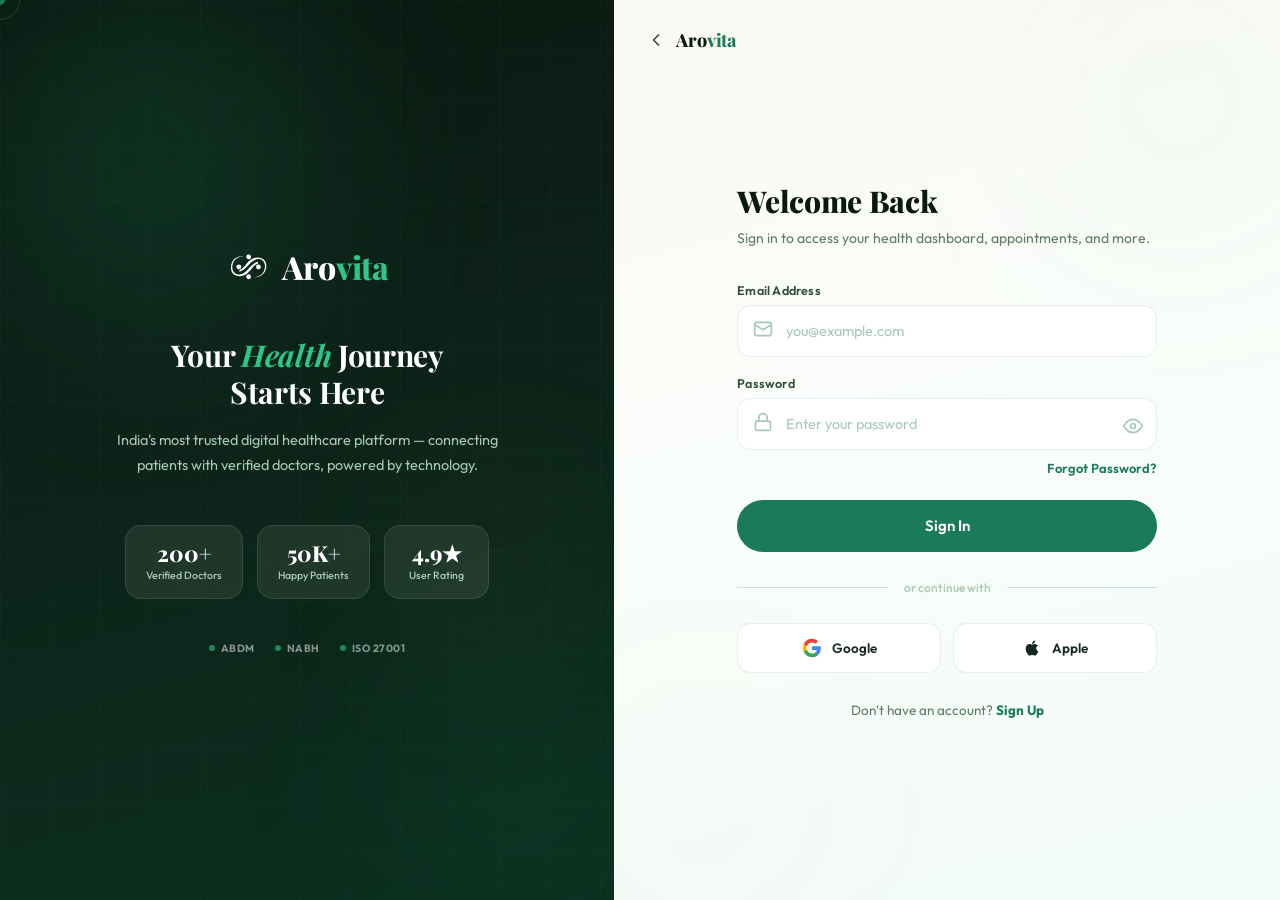
<file: login.html>
<!DOCTYPE html>
<html lang="en">
<head>
<meta charset="UTF-8">
<meta name="viewport" content="width=device-width, initial-scale=1.0">
<title>Arovita — Sign In</title>
<link href="https://fonts.googleapis.com/css2?family=Playfair+Display:ital,wght@0,400;0,700;0,800;1,400;1,700&family=Outfit:wght@300;400;500;600;700;800&display=swap" rel="stylesheet">
<style>
*,*::before,*::after{box-sizing:border-box;margin:0;padding:0}
:root{
  --g:#1A7A5A;--gm:#22A374;--gl:#2EC48A;--gp:#E6F7F0;--gxp:#F2FBF7;
  --dark:#091810;--dark2:#0D2118;--ink:#162820;--ink2:#2E4D3A;--muted:#607A6A;--hint:#A8C8B8;
  --cream:#FAF8F4;--white:#fff;--gold:#C09A52;--gold2:#E8B84B;
  --border:rgba(26,122,90,0.11);--border2:rgba(26,122,90,0.22);
  --sh:0 4px 28px rgba(9,24,16,0.08);--sh-lg:0 18px 56px rgba(9,24,16,0.13);
  --r:12px;--rl:20px;--rx:26px;
  --red:#D94545;--orange:#E89030;--green-str:#2EC48A;
}
html{scroll-behavior:smooth}
body{font-family:'Outfit',sans-serif;background:var(--cream);color:var(--ink);overflow-x:hidden;cursor:none;min-height:100vh}

/* CUSTOM CURSOR */
.cursor{position:fixed;width:10px;height:10px;background:var(--g);border-radius:50%;pointer-events:none;z-index:9999;transform:translate(-50%,-50%);transition:transform .08s ease,width .25s,height .25s,background .25s}
.cursor-ring{position:fixed;width:40px;height:40px;border:1.5px solid rgba(26,122,90,.45);border-radius:50%;pointer-events:none;z-index:9998;transform:translate(-50%,-50%);transition:transform .18s ease,opacity .2s}
body:has(a:hover) .cursor,body:has(button:hover) .cursor,.cursor.hovered{width:18px;height:18px;background:var(--gl)}
body:has(a:hover) .cursor-ring,body:has(button:hover) .cursor-ring,.cursor-ring.hovered{width:60px;height:60px;border-color:var(--gl);opacity:.5}
a,button,input,label{cursor:none}

a{text-decoration:none;color:inherit}
::-webkit-scrollbar{width:4px}::-webkit-scrollbar-thumb{background:linear-gradient(var(--gm),var(--gl));border-radius:4px}

/* ============ LAYOUT ============ */
.auth-wrapper{display:flex;min-height:100vh;position:relative}

/* LEFT PANEL */
.auth-left{width:48%;min-height:100vh;background:linear-gradient(165deg,var(--dark) 0%,var(--dark2) 40%,#0B3020 100%);position:relative;overflow:hidden;display:flex;flex-direction:column;justify-content:center;align-items:center;padding:60px 50px;flex-shrink:0}
.al-mesh{position:absolute;inset:0;pointer-events:none}
.al-orb{position:absolute;border-radius:50%;filter:blur(80px);animation:morph-orb ease-in-out infinite}
.al-o1{width:500px;height:500px;background:radial-gradient(circle,rgba(46,196,138,.18),transparent 70%);top:-100px;left:-100px;animation-duration:14s}
.al-o2{width:350px;height:350px;background:radial-gradient(circle,rgba(26,122,90,.15),transparent 70%);bottom:-50px;right:-80px;animation-duration:18s;animation-delay:-7s}
.al-o3{width:250px;height:250px;background:radial-gradient(circle,rgba(192,154,82,.1),transparent 70%);top:50%;left:60%;animation-duration:11s;animation-delay:-4s}
@keyframes morph-orb{0%,100%{transform:scale(1) translate(0,0)}33%{transform:scale(1.15) translate(30px,-30px)}66%{transform:scale(.9) translate(-20px,20px)}}

/* Grid overlay */
.al-grid{position:absolute;inset:0;background-image:linear-gradient(rgba(46,196,138,.04) 1px,transparent 1px),linear-gradient(90deg,rgba(46,196,138,.04) 1px,transparent 1px);background-size:50px 50px;pointer-events:none}

/* ECG Line */
.ecg-wrap{position:absolute;width:100%;bottom:38%;left:0;overflow:hidden;height:60px;opacity:.25;pointer-events:none}
.ecg-line{stroke-dasharray:1200;stroke-dashoffset:1200;animation:ecg-draw 4s linear infinite}
@keyframes ecg-draw{0%{stroke-dashoffset:1200}100%{stroke-dashoffset:0}}

/* Left content */
.al-content{position:relative;z-index:2;text-align:center;max-width:400px}
.al-logo{display:flex;align-items:center;justify-content:center;gap:12px;margin-bottom:48px}
.al-logo img{flex-shrink:0}
.al-logo-text{font-family:'Playfair Display',serif;font-size:32px;font-weight:800;color:#fff;letter-spacing:-.3px}
.al-logo-text span{color:var(--gl)}
.al-tagline{font-family:'Playfair Display',serif;font-size:30px;font-weight:700;color:#fff;line-height:1.25;margin-bottom:16px;letter-spacing:-.3px}
.al-tagline em{font-style:italic;color:var(--gl)}
.al-sub{font-size:14.5px;color:var(--hint);line-height:1.7;margin-bottom:48px}

/* Floating stat cards */
.al-cards{display:flex;gap:14px;justify-content:center;flex-wrap:wrap;margin-bottom:42px}
.al-card{background:rgba(255,255,255,.08);backdrop-filter:blur(16px);border:1px solid rgba(255,255,255,.1);border-radius:16px;padding:16px 20px;text-align:center;min-width:105px}
.al-card.fc1{animation:float-a 3.6s ease-in-out infinite}
.al-card.fc2{animation:float-b 4.2s ease-in-out .6s infinite}
.al-card.fc3{animation:float-a 5s ease-in-out 1.2s infinite}
@keyframes float-a{0%,100%{transform:translateY(0)}50%{transform:translateY(-8px)}}
@keyframes float-b{0%,100%{transform:translateY(0)}50%{transform:translateY(-6px)}}
.al-card-num{font-family:'Playfair Display',serif;font-size:22px;font-weight:800;color:#fff;line-height:1}
.al-card-lbl{font-size:10.5px;color:var(--hint);margin-top:4px;font-weight:500}

/* Trust badges */
.al-trust{display:flex;align-items:center;gap:20px;justify-content:center}
.al-badge{display:flex;align-items:center;gap:6px;font-size:10.5px;font-weight:700;color:rgba(255,255,255,.5);letter-spacing:.5px;text-transform:uppercase}
.al-badge-dot{width:6px;height:6px;border-radius:50%;background:var(--gl);opacity:.6}

/* ============ RIGHT PANEL ============ */
.auth-right{flex:1;min-height:100vh;display:flex;align-items:center;justify-content:center;position:relative;padding:40px 24px;overflow:hidden;background:linear-gradient(165deg,var(--cream) 0%,#FAFDF9 40%,var(--gxp) 100%)}

/* Right mesh orbs */
.ar-mesh{position:absolute;inset:0;pointer-events:none;z-index:0}
.ar-orb{position:absolute;border-radius:50%;filter:blur(100px);animation:morph-orb ease-in-out infinite}
.ar-o1{width:400px;height:400px;background:radial-gradient(circle,rgba(46,196,138,.06),transparent 70%);top:-100px;right:-100px;animation-duration:16s}
.ar-o2{width:300px;height:300px;background:radial-gradient(circle,rgba(192,154,82,.04),transparent 70%);bottom:-60px;left:-60px;animation-duration:12s;animation-delay:-5s}

/* Back nav */
.auth-back{position:absolute;top:28px;left:32px;display:flex;align-items:center;gap:10px;font-size:13.5px;font-weight:600;color:var(--ink2);z-index:10;transition:color .2s}
.auth-back:hover{color:var(--g)}
.auth-back svg{transition:transform .2s}
.auth-back:hover svg{transform:translateX(-3px)}
.auth-back-brand{font-family:'Playfair Display',serif;font-size:18px;font-weight:800;color:var(--dark);letter-spacing:-.2px}
.auth-back-brand span{color:var(--g)}

/* ============ FORM CONTAINER ============ */
.auth-form-wrap{width:100%;max-width:420px;position:relative;z-index:2}

/* Panel switching */
.auth-panel{display:none;animation:panelIn .45s cubic-bezier(.16,1,.3,1) both}
.auth-panel.active{display:block}
@keyframes panelIn{from{opacity:0;transform:translateX(20px)}to{opacity:1;transform:none}}

.auth-heading{font-family:'Playfair Display',serif;font-size:30px;font-weight:800;color:var(--dark);margin-bottom:6px;letter-spacing:-.3px}
.auth-desc{font-size:14px;color:var(--muted);margin-bottom:32px;line-height:1.6}

/* Input group */
.input-group{position:relative;margin-bottom:18px}
.input-group label{display:block;font-size:12.5px;font-weight:600;color:var(--ink2);margin-bottom:7px;letter-spacing:.2px}
.input-icon{position:absolute;left:16px;bottom:14px;color:var(--hint);pointer-events:none;transition:color .2s}
.input-group input:focus ~ .input-icon{color:var(--g)}
.input-group input{width:100%;height:52px;border:1.5px solid var(--border);border-radius:14px;padding:0 48px 0 48px;font-family:'Outfit',sans-serif;font-size:14.5px;color:var(--ink);background:var(--white);transition:border-color .2s,box-shadow .2s;outline:none}
.input-group input::placeholder{color:var(--hint);font-weight:400}
.input-group input:focus{border-color:var(--g);box-shadow:0 0 0 3px rgba(26,122,90,.1)}

/* Eye toggle */
.eye-toggle{position:absolute;right:14px;bottom:14px;background:none;border:none;color:var(--hint);padding:0;display:flex;transition:color .2s}
.eye-toggle:hover{color:var(--g)}

/* Phone prefix */
.phone-prefix{position:absolute;left:48px;bottom:0;height:52px;display:flex;align-items:center;font-size:14px;font-weight:600;color:var(--ink2);pointer-events:none;padding-right:10px;border-right:1.5px solid var(--border)}
.input-group .phone-input{padding-left:108px}

/* Password strength */
.pw-strength{display:flex;gap:4px;margin-top:8px;height:4px}
.pw-bar{flex:1;border-radius:2px;background:var(--border);transition:background .3s}
.pw-bar.weak{background:var(--red)}
.pw-bar.medium{background:var(--orange)}
.pw-bar.strong{background:var(--green-str)}
.pw-label{font-size:11px;font-weight:600;margin-top:5px;transition:color .3s}
.pw-label.weak{color:var(--red)}
.pw-label.medium{color:var(--orange)}
.pw-label.strong{color:var(--green-str)}

/* Checkbox */
.check-group{display:flex;align-items:flex-start;gap:10px;margin-bottom:24px}
.check-group input[type="checkbox"]{width:18px;height:18px;accent-color:var(--g);margin-top:2px;flex-shrink:0;cursor:none}
.check-group label{font-size:13px;color:var(--muted);line-height:1.5;cursor:none}
.check-group label a{color:var(--g);font-weight:600;text-decoration:underline;text-underline-offset:2px}

/* Forgot link */
.forgot-link{display:block;text-align:right;font-size:13px;font-weight:600;color:var(--g);margin-bottom:24px;margin-top:-8px;transition:color .2s}
.forgot-link:hover{color:var(--gm)}

/* Buttons */
.btn-green{display:flex;align-items:center;justify-content:center;gap:9px;width:100%;height:52px;background:var(--g);color:#fff;border-radius:50px;font-family:'Outfit',sans-serif;font-size:15px;font-weight:600;border:none;cursor:none;transition:all .25s;position:relative;overflow:hidden}
.btn-green::before{content:'';position:absolute;inset:0;background:linear-gradient(135deg,transparent 30%,rgba(255,255,255,.12) 50%,transparent 70%);transform:translateX(-100%);transition:transform .5s}
.btn-green:hover::before{transform:translateX(100%)}
.btn-green:hover{background:var(--gm);transform:translateY(-2px);box-shadow:0 12px 32px rgba(26,122,90,.42)}

/* Divider */
.auth-divider{display:flex;align-items:center;gap:16px;margin:28px 0}
.auth-divider::before,.auth-divider::after{content:'';flex:1;height:1px;background:var(--border2)}
.auth-divider span{font-size:12px;color:var(--hint);font-weight:500;white-space:nowrap}

/* Social buttons */
.social-btns{display:flex;gap:12px;margin-bottom:28px}
.social-btn{flex:1;height:50px;border-radius:14px;border:1.5px solid var(--border);background:var(--white);display:flex;align-items:center;justify-content:center;gap:10px;font-family:'Outfit',sans-serif;font-size:13.5px;font-weight:600;color:var(--ink);transition:all .2s;cursor:none}
.social-btn:hover{border-color:var(--border2);background:var(--gxp);transform:translateY(-1px)}
.social-btn svg{flex-shrink:0}

/* Switch link */
.switch-link{text-align:center;font-size:13.5px;color:var(--muted)}
.switch-link a{color:var(--g);font-weight:700;transition:color .2s}
.switch-link a:hover{color:var(--gm)}

/* Back link inside panels */
.panel-back{display:inline-flex;align-items:center;gap:6px;font-size:13px;font-weight:600;color:var(--muted);margin-top:20px;transition:color .2s}
.panel-back:hover{color:var(--g)}
.panel-back svg{transition:transform .2s}
.panel-back:hover svg{transform:translateX(-3px)}

/* ============ OTP ============ */
.otp-info{font-size:14px;color:var(--muted);margin-bottom:28px;line-height:1.6}
.otp-info strong{color:var(--ink);font-weight:700}
.otp-boxes{display:flex;gap:10px;margin-bottom:8px;justify-content:center}
.otp-box{width:52px;height:58px;border:1.5px solid var(--border);border-radius:14px;text-align:center;font-family:'Outfit',sans-serif;font-size:22px;font-weight:700;color:var(--ink);background:var(--white);outline:none;transition:border-color .2s,box-shadow .2s}
.otp-box:focus{border-color:var(--g);box-shadow:0 0 0 3px rgba(26,122,90,.1)}
.otp-box.filled{border-color:var(--g);background:var(--gxp)}
.otp-resend{text-align:center;font-size:13px;color:var(--muted);margin-bottom:28px;margin-top:14px}
.otp-resend a{color:var(--g);font-weight:700;cursor:none}
.otp-resend a.disabled{color:var(--hint);pointer-events:none}

/* ============ STAGGER LOAD ============ */
.stagger{opacity:0;transform:translateY(22px);transition:opacity .6s cubic-bezier(.16,1,.3,1),transform .6s cubic-bezier(.16,1,.3,1)}
.stagger.vis{opacity:1;transform:none}

/* ============ MOBILE HEADER (hidden desktop) ============ */
.auth-mobile-header{display:none;text-decoration:none}
.amh-back-ic{width:20px;height:20px;flex-shrink:0;color:rgba(255,255,255,.92)}

/* ============ RESPONSIVE ============ */
@media(max-width:900px){
  .auth-left{display:none}
  .auth-mobile-header{display:flex;align-items:center;gap:10px;padding:16px 18px;background:linear-gradient(135deg,var(--dark),var(--dark2));position:sticky;top:0;z-index:50;overflow:hidden}
  .amh-orb{position:absolute;width:200px;height:200px;background:radial-gradient(circle,rgba(46,196,138,.15),transparent 70%);border-radius:50%;filter:blur(60px);top:-60px;right:-40px;pointer-events:none}
  .amh-logo{font-family:'Playfair Display',serif;font-size:20px;font-weight:800;color:#fff;letter-spacing:-.2px}
  .amh-logo span{color:var(--gl)}
  .amh-tag{font-size:11px;color:var(--hint);font-weight:500;margin-left:auto}
  .auth-wrapper{flex-direction:column}
  .auth-right{min-height:auto;padding:28px 18px 48px;align-items:flex-start}
  .auth-back{display:none}
}
@media(max-width:600px){
  .auth-right{padding:22px 14px 40px}
  .auth-mobile-header{padding:14px 14px}
  .amh-logo{font-size:18px}
  .auth-heading{font-size:24px}
  .auth-desc{font-size:13px;margin-bottom:26px}
  .auth-form-wrap{max-width:100%}
  .otp-boxes{gap:6px}
  .otp-box{width:40px;height:48px;font-size:18px;border-radius:12px}
  .al-card{padding:12px 14px;min-width:90px}
  .al-card-num{font-size:18px}
}
@media(max-width:380px){
  .auth-right{padding:20px 12px 36px}
  .amh-tag{display:none}
  .auth-heading{font-size:22px}
  .auth-divider{margin:22px 0}
  .social-btns{flex-direction:column}
  .otp-boxes{gap:5px}
  .otp-box{width:34px;height:44px;font-size:16px;border-radius:11px}
}

@media(hover:none){
  body{cursor:auto}
  .cursor,.cursor-ring{display:none!important}
  a,button,input,label{cursor:auto}
}
</style>
</head>
<body>

<!-- Custom Cursor -->
<div class="cursor"></div>
<div class="cursor-ring"></div>

<!-- Mobile Header -->
<a href="index.html" class="auth-mobile-header" style="text-decoration:none" aria-label="Back to Arovita">
  <div class="amh-orb"></div>
  <svg class="amh-back-ic" viewBox="0 0 24 24" fill="none" stroke="currentColor" stroke-width="2.2" stroke-linecap="round" stroke-linejoin="round"><path d="M15 18l-6-6 6-6"/></svg>
  <img src="logoPoppins-white.svg" alt="Arovita" width="28" height="28">
  <div class="amh-logo">Aro<span>vita</span></div>
  <span class="amh-tag">Healthcare Platform</span>
</a>

<div class="auth-wrapper">

  <!-- ============ LEFT ILLUSTRATION PANEL ============ -->
  <div class="auth-left">
    <!-- Mesh orbs -->
    <div class="al-mesh">
      <div class="al-orb al-o1"></div>
      <div class="al-orb al-o2"></div>
      <div class="al-orb al-o3"></div>
    </div>
    <div class="al-grid"></div>

    <!-- ECG animation -->
    <div class="ecg-wrap">
      <svg width="100%" height="60" viewBox="0 0 600 60" preserveAspectRatio="none" fill="none">
        <polyline class="ecg-line" points="0,30 40,30 60,30 80,30 100,28 110,32 120,30 160,30 180,8 190,52 200,2 210,55 220,30 260,30 300,30 340,30 360,28 370,32 380,30 420,30 440,8 450,52 460,2 470,55 480,30 520,30 560,30 600,30" stroke="#2EC48A" stroke-width="2" stroke-linecap="round" stroke-linejoin="round"/>
      </svg>
    </div>

    <!-- Content -->
    <div class="al-content">
      <div class="al-logo">
        <img src="logoPoppins-white.svg" alt="Arovita" width="44" height="44">
        <div class="al-logo-text">Aro<span>vita</span></div>
      </div>

      <h1 class="al-tagline">Your <em>Health</em> Journey<br>Starts Here</h1>
      <p class="al-sub">India's most trusted digital healthcare platform — connecting patients with verified doctors, powered by technology.</p>

      <!-- Floating stat cards -->
      <div class="al-cards">
        <div class="al-card fc1">
          <div class="al-card-num">200+</div>
          <div class="al-card-lbl">Verified Doctors</div>
        </div>
        <div class="al-card fc2">
          <div class="al-card-num">50K+</div>
          <div class="al-card-lbl">Happy Patients</div>
        </div>
        <div class="al-card fc3">
          <div class="al-card-num">4.9★</div>
          <div class="al-card-lbl">User Rating</div>
        </div>
      </div>

      <!-- Trust badges -->
      <div class="al-trust">
        <div class="al-badge"><div class="al-badge-dot"></div>ABDM</div>
        <div class="al-badge"><div class="al-badge-dot"></div>NABH</div>
        <div class="al-badge"><div class="al-badge-dot"></div>ISO 27001</div>
      </div>
    </div>
  </div>

  <!-- ============ RIGHT AUTH PANEL ============ -->
  <div class="auth-right">
    <!-- Background orbs -->
    <div class="ar-mesh">
      <div class="ar-orb ar-o1"></div>
      <div class="ar-orb ar-o2"></div>
    </div>

    <!-- Back nav -->
    <a href="index.html" class="auth-back">
      <svg width="20" height="20" viewBox="0 0 24 24" fill="none" stroke="currentColor" stroke-width="2" stroke-linecap="round" stroke-linejoin="round"><path d="M15 18l-6-6 6-6"/></svg>
      <span class="auth-back-brand">Aro<span>vita</span></span>
    </a>

    <div class="auth-form-wrap">

      <!-- ========== LOGIN PANEL ========== -->
      <div class="auth-panel active" id="panel-login">
        <h2 class="auth-heading stagger">Welcome Back</h2>
        <p class="auth-desc stagger">Sign in to access your health dashboard, appointments, and more.</p>

        <form onsubmit="return false" autocomplete="off">
          <div class="input-group stagger">
            <label>Email Address</label>
            <input type="email" placeholder="you@example.com" required>
            <div class="input-icon">
              <svg width="20" height="20" viewBox="0 0 24 24" fill="none" stroke="currentColor" stroke-width="2" stroke-linecap="round" stroke-linejoin="round"><rect x="2" y="4" width="20" height="16" rx="3"/><path d="M22 7l-10 6L2 7"/></svg>
            </div>
          </div>

          <div class="input-group stagger">
            <label>Password</label>
            <input type="password" placeholder="Enter your password" class="pw-field" required>
            <div class="input-icon">
              <svg width="20" height="20" viewBox="0 0 24 24" fill="none" stroke="currentColor" stroke-width="2" stroke-linecap="round" stroke-linejoin="round"><rect x="3" y="11" width="18" height="11" rx="2"/><path d="M7 11V7a5 5 0 0110 0v4"/></svg>
            </div>
            <button type="button" class="eye-toggle" onclick="togglePw(this)">
              <svg width="20" height="20" viewBox="0 0 24 24" fill="none" stroke="currentColor" stroke-width="2" stroke-linecap="round" stroke-linejoin="round"><path d="M1 12s4-8 11-8 11 8 11 8-4 8-11 8S1 12 1 12z"/><circle cx="12" cy="12" r="3"/></svg>
            </button>
          </div>

          <a href="#" class="forgot-link" onclick="showPanel('forgot')">Forgot Password?</a>

          <button type="submit" class="btn-green stagger">Sign In</button>
        </form>

        <div class="auth-divider stagger"><span>or continue with</span></div>

        <div class="social-btns stagger">
          <button class="social-btn">
            <svg width="20" height="20" viewBox="0 0 24 24"><path d="M22.56 12.25c0-.78-.07-1.53-.2-2.25H12v4.26h5.92a5.06 5.06 0 01-2.2 3.32v2.77h3.57c2.08-1.92 3.28-4.74 3.28-8.1z" fill="#4285F4"/><path d="M12 23c2.97 0 5.46-.98 7.28-2.66l-3.57-2.77c-.98.66-2.23 1.06-3.71 1.06-2.86 0-5.29-1.93-6.16-4.53H2.18v2.84C3.99 20.53 7.7 23 12 23z" fill="#34A853"/><path d="M5.84 14.09a6.87 6.87 0 010-4.18V7.07H2.18a11.01 11.01 0 000 9.86l3.66-2.84z" fill="#FBBC05"/><path d="M12 5.38c1.62 0 3.06.56 4.21 1.64l3.15-3.15C17.45 2.09 14.97 1 12 1 7.7 1 3.99 3.47 2.18 7.07l3.66 2.84c.87-2.6 3.3-4.53 6.16-4.53z" fill="#EA4335"/></svg>
            Google
          </button>
          <button class="social-btn">
            <svg width="20" height="20" viewBox="0 0 24 24" fill="currentColor"><path d="M17.05 20.28c-.98.95-2.05.88-3.08.4-1.09-.5-2.08-.48-3.24 0-1.44.62-2.2.44-3.06-.4C2.79 15.25 3.51 7.59 9.05 7.31c1.35.07 2.29.74 3.08.8 1.18-.24 2.31-.93 3.57-.84 1.51.12 2.65.72 3.4 1.8-3.12 1.87-2.38 5.98.48 7.13-.57 1.5-1.31 2.99-2.54 4.09zM12.03 7.25c-.15-2.23 1.66-4.07 3.74-4.25.32 2.32-2.11 4.45-3.74 4.25z"/></svg>
            Apple
          </button>
        </div>

        <p class="switch-link stagger">Don't have an account? <a href="#" onclick="showPanel('signup')">Sign Up</a></p>
      </div>

      <!-- ========== SIGNUP PANEL ========== -->
      <div class="auth-panel" id="panel-signup">
        <h2 class="auth-heading stagger">Create Account</h2>
        <p class="auth-desc stagger">Join thousands of patients trusting Arovita for their healthcare needs.</p>

        <form onsubmit="handleSignup(event)" autocomplete="off">
          <div class="input-group stagger">
            <label>Full Name</label>
            <input type="text" placeholder="Enter your full name" required>
            <div class="input-icon">
              <svg width="20" height="20" viewBox="0 0 24 24" fill="none" stroke="currentColor" stroke-width="2" stroke-linecap="round" stroke-linejoin="round"><path d="M20 21v-2a4 4 0 00-4-4H8a4 4 0 00-4 4v2"/><circle cx="12" cy="7" r="4"/></svg>
            </div>
          </div>

          <div class="input-group stagger">
            <label>Email Address</label>
            <input type="email" placeholder="you@example.com" required>
            <div class="input-icon">
              <svg width="20" height="20" viewBox="0 0 24 24" fill="none" stroke="currentColor" stroke-width="2" stroke-linecap="round" stroke-linejoin="round"><rect x="2" y="4" width="20" height="16" rx="3"/><path d="M22 7l-10 6L2 7"/></svg>
            </div>
          </div>

          <div class="input-group stagger">
            <label>Phone Number</label>
            <input type="tel" placeholder="XXXXX XXXXX" class="phone-input" required>
            <div class="input-icon">
              <svg width="20" height="20" viewBox="0 0 24 24" fill="none" stroke="currentColor" stroke-width="2" stroke-linecap="round" stroke-linejoin="round"><path d="M22 16.92v3a2 2 0 01-2.18 2 19.79 19.79 0 01-8.63-3.07 19.5 19.5 0 01-6-6A19.79 19.79 0 012.12 4.11 2 2 0 014.11 2h3a2 2 0 012 1.72c.127.96.361 1.903.7 2.81a2 2 0 01-.45 2.11L8.09 9.91a16 16 0 006 6l1.27-1.27a2 2 0 012.11-.45c.907.339 1.85.573 2.81.7A2 2 0 0122 16.92z"/></svg>
            </div>
            <span class="phone-prefix">+91</span>
          </div>

          <div class="input-group stagger">
            <label>Password</label>
            <input type="password" placeholder="Create a strong password" class="pw-field signup-pw" oninput="checkStrength(this.value)" required>
            <div class="input-icon">
              <svg width="20" height="20" viewBox="0 0 24 24" fill="none" stroke="currentColor" stroke-width="2" stroke-linecap="round" stroke-linejoin="round"><rect x="3" y="11" width="18" height="11" rx="2"/><path d="M7 11V7a5 5 0 0110 0v4"/></svg>
            </div>
            <button type="button" class="eye-toggle" onclick="togglePw(this)">
              <svg width="20" height="20" viewBox="0 0 24 24" fill="none" stroke="currentColor" stroke-width="2" stroke-linecap="round" stroke-linejoin="round"><path d="M1 12s4-8 11-8 11 8 11 8-4 8-11 8S1 12 1 12z"/><circle cx="12" cy="12" r="3"/></svg>
            </button>
            <div class="pw-strength" id="pw-strength"><div class="pw-bar"></div><div class="pw-bar"></div><div class="pw-bar"></div></div>
            <div class="pw-label" id="pw-label"></div>
          </div>

          <div class="check-group stagger">
            <input type="checkbox" id="terms" required>
            <label for="terms">I agree to the <a href="#">Terms of Service</a> & <a href="#">Privacy Policy</a></label>
          </div>

          <button type="submit" class="btn-green stagger">Create Account</button>
        </form>

        <p class="switch-link stagger" style="margin-top:24px">Already have an account? <a href="#" onclick="showPanel('login')">Sign In</a></p>
      </div>

      <!-- ========== OTP PANEL ========== -->
      <div class="auth-panel" id="panel-otp">
        <h2 class="auth-heading stagger">Verify Your Number</h2>
        <p class="otp-info stagger">We sent a 6-digit verification code to<br><strong id="otp-phone">+91 XXXXX XXXXX</strong></p>

        <div class="otp-boxes stagger">
          <input type="text" maxlength="1" class="otp-box" inputmode="numeric" pattern="[0-9]" autocomplete="one-time-code">
          <input type="text" maxlength="1" class="otp-box" inputmode="numeric" pattern="[0-9]">
          <input type="text" maxlength="1" class="otp-box" inputmode="numeric" pattern="[0-9]">
          <input type="text" maxlength="1" class="otp-box" inputmode="numeric" pattern="[0-9]">
          <input type="text" maxlength="1" class="otp-box" inputmode="numeric" pattern="[0-9]">
          <input type="text" maxlength="1" class="otp-box" inputmode="numeric" pattern="[0-9]">
        </div>

        <p class="otp-resend stagger"><span id="resend-wrap"><a href="#" id="resend-link" class="disabled" onclick="resendOTP()">Resend code</a> in <span id="resend-timer">30</span>s</span></p>

        <button class="btn-green stagger" onclick="verifyOTP()">Verify & Continue</button>

        <a href="#" class="panel-back stagger" onclick="showPanel('signup')">
          <svg width="16" height="16" viewBox="0 0 24 24" fill="none" stroke="currentColor" stroke-width="2" stroke-linecap="round" stroke-linejoin="round"><path d="M15 18l-6-6 6-6"/></svg>
          Back to Sign Up
        </a>
      </div>

      <!-- ========== FORGOT PASSWORD PANEL ========== -->
      <div class="auth-panel" id="panel-forgot">
        <h2 class="auth-heading stagger">Reset Password</h2>
        <p class="auth-desc stagger">Enter your registered email address and we'll send you a link to reset your password.</p>

        <form onsubmit="return false" autocomplete="off">
          <div class="input-group stagger">
            <label>Email Address</label>
            <input type="email" placeholder="you@example.com" required>
            <div class="input-icon">
              <svg width="20" height="20" viewBox="0 0 24 24" fill="none" stroke="currentColor" stroke-width="2" stroke-linecap="round" stroke-linejoin="round"><rect x="2" y="4" width="20" height="16" rx="3"/><path d="M22 7l-10 6L2 7"/></svg>
            </div>
          </div>

          <button type="submit" class="btn-green stagger">Send Reset Link</button>
        </form>

        <a href="#" class="panel-back stagger" onclick="showPanel('login')">
          <svg width="16" height="16" viewBox="0 0 24 24" fill="none" stroke="currentColor" stroke-width="2" stroke-linecap="round" stroke-linejoin="round"><path d="M15 18l-6-6 6-6"/></svg>
          Back to Sign In
        </a>
      </div>

    </div>
  </div>
</div>

<script>
/* ============ CUSTOM CURSOR ============ */
const cur = document.querySelector('.cursor');
const ring = document.querySelector('.cursor-ring');
let mx = 0, my = 0, cx = 0, cy = 0;
document.addEventListener('mousemove', e => { mx = e.clientX; my = e.clientY; });
(function loop() {
  cx += (mx - cx) * .15; cy += (my - cy) * .15;
  cur.style.left = mx + 'px'; cur.style.top = my + 'px';
  ring.style.left = cx + 'px'; ring.style.top = cy + 'px';
  requestAnimationFrame(loop);
})();
document.querySelectorAll('a,button,.social-btn').forEach(el => {
  el.addEventListener('mouseenter', () => { cur.classList.add('hovered'); ring.classList.add('hovered'); });
  el.addEventListener('mouseleave', () => { cur.classList.remove('hovered'); ring.classList.remove('hovered'); });
});

/* ============ PANEL SWITCHING ============ */
function showPanel(name) {
  document.querySelectorAll('.auth-panel').forEach(p => p.classList.remove('active'));
  const panel = document.getElementById('panel-' + name);
  if (panel) {
    panel.classList.add('active');
    triggerStagger(panel);
  }
  if (name === 'otp') startResendTimer();
}

/* ============ STAGGER ANIMATION ============ */
function triggerStagger(container) {
  const els = container.querySelectorAll('.stagger');
  els.forEach(el => el.classList.remove('vis'));
  els.forEach((el, i) => {
    setTimeout(() => el.classList.add('vis'), 60 + i * 70);
  });
}

/* Initial stagger on load */
window.addEventListener('DOMContentLoaded', () => {
  const active = document.querySelector('.auth-panel.active');
  if (active) triggerStagger(active);
});

/* ============ PASSWORD TOGGLE ============ */
function togglePw(btn) {
  const inp = btn.parentElement.querySelector('.pw-field');
  if (!inp) return;
  const show = inp.type === 'password';
  inp.type = show ? 'text' : 'password';
  btn.innerHTML = show
    ? '<svg width="20" height="20" viewBox="0 0 24 24" fill="none" stroke="currentColor" stroke-width="2" stroke-linecap="round" stroke-linejoin="round"><path d="M17.94 17.94A10.07 10.07 0 0112 20c-7 0-11-8-11-8a18.45 18.45 0 015.06-5.94"/><path d="M9.9 4.24A9.12 9.12 0 0112 4c7 0 11 8 11 8a18.5 18.5 0 01-2.16 3.19"/><line x1="1" y1="1" x2="23" y2="23"/></svg>'
    : '<svg width="20" height="20" viewBox="0 0 24 24" fill="none" stroke="currentColor" stroke-width="2" stroke-linecap="round" stroke-linejoin="round"><path d="M1 12s4-8 11-8 11 8 11 8-4 8-11 8S1 12 1 12z"/><circle cx="12" cy="12" r="3"/></svg>';
}

/* ============ PASSWORD STRENGTH ============ */
function checkStrength(val) {
  const bars = document.querySelectorAll('#pw-strength .pw-bar');
  const label = document.getElementById('pw-label');
  bars.forEach(b => b.className = 'pw-bar');
  label.className = 'pw-label';
  label.textContent = '';

  if (!val) return;

  let score = 0;
  if (val.length >= 6) score++;
  if (val.length >= 10) score++;
  if (/[A-Z]/.test(val) && /[a-z]/.test(val)) score++;
  if (/[0-9]/.test(val)) score++;
  if (/[^A-Za-z0-9]/.test(val)) score++;

  let level = 'weak', count = 1;
  if (score >= 4) { level = 'strong'; count = 3; }
  else if (score >= 2) { level = 'medium'; count = 2; }

  for (let i = 0; i < count; i++) bars[i].classList.add(level);
  label.classList.add(level);
  label.textContent = level.charAt(0).toUpperCase() + level.slice(1);
}

/* ============ SIGNUP -> OTP ============ */
function handleSignup(e) {
  e.preventDefault();
  const phone = e.target.querySelector('.phone-input');
  if (phone) {
    const num = phone.value.replace(/\s/g, '');
    const masked = num.length > 4
      ? num.slice(0, -4).replace(/./g, 'X') + ' ' + num.slice(-4)
      : num;
    document.getElementById('otp-phone').textContent = '+91 ' + masked;
  }
  showPanel('otp');
}

/* ============ OTP INPUT HANDLING ============ */
const otpBoxes = document.querySelectorAll('.otp-box');
otpBoxes.forEach((box, i) => {
  box.addEventListener('input', e => {
    const val = e.target.value.replace(/\D/g, '');
    e.target.value = val.slice(-1);
    if (val && i < otpBoxes.length - 1) otpBoxes[i + 1].focus();
    e.target.classList.toggle('filled', !!e.target.value);
  });
  box.addEventListener('keydown', e => {
    if (e.key === 'Backspace' && !box.value && i > 0) {
      otpBoxes[i - 1].focus();
      otpBoxes[i - 1].value = '';
      otpBoxes[i - 1].classList.remove('filled');
    }
  });
  box.addEventListener('paste', e => {
    e.preventDefault();
    const paste = (e.clipboardData.getData('text') || '').replace(/\D/g, '').slice(0, 6);
    paste.split('').forEach((ch, j) => {
      if (otpBoxes[i + j]) {
        otpBoxes[i + j].value = ch;
        otpBoxes[i + j].classList.add('filled');
      }
    });
    const next = Math.min(i + paste.length, otpBoxes.length - 1);
    otpBoxes[next].focus();
  });
});

function verifyOTP() {
  const code = Array.from(otpBoxes).map(b => b.value).join('');
  if (code.length === 6) {
    alert('Verification successful! Welcome to Arovita.');
  }
}

/* ============ RESEND TIMER ============ */
let resendInterval = null;
function startResendTimer() {
  clearInterval(resendInterval);
  let sec = 30;
  const timerEl = document.getElementById('resend-timer');
  const linkEl = document.getElementById('resend-link');
  timerEl.textContent = sec;
  linkEl.classList.add('disabled');
  resendInterval = setInterval(() => {
    sec--;
    timerEl.textContent = sec;
    if (sec <= 0) {
      clearInterval(resendInterval);
      linkEl.classList.remove('disabled');
      document.getElementById('resend-wrap').innerHTML = '<a href="#" id="resend-link" onclick="resendOTP()">Resend code</a>';
    }
  }, 1000);
}

function resendOTP() {
  startResendTimer();
}
</script>
</body>
</html>
</file>
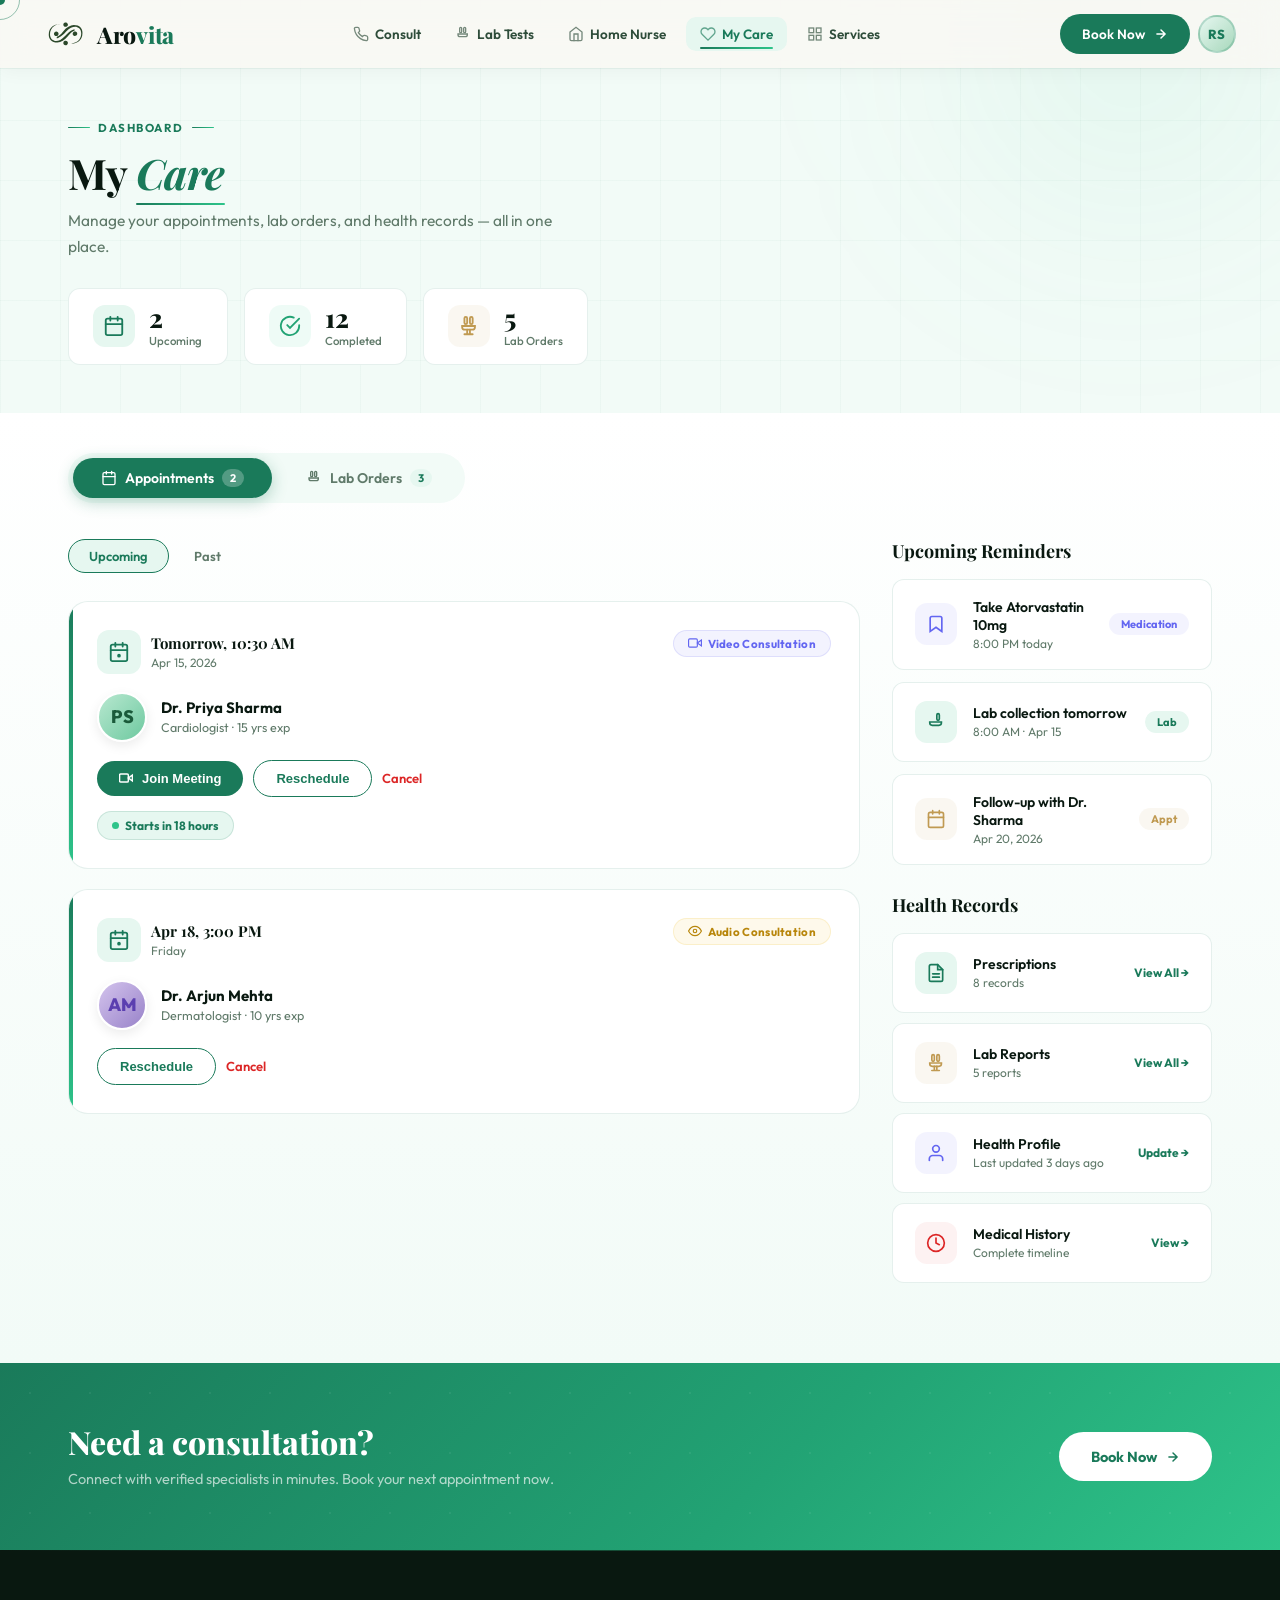
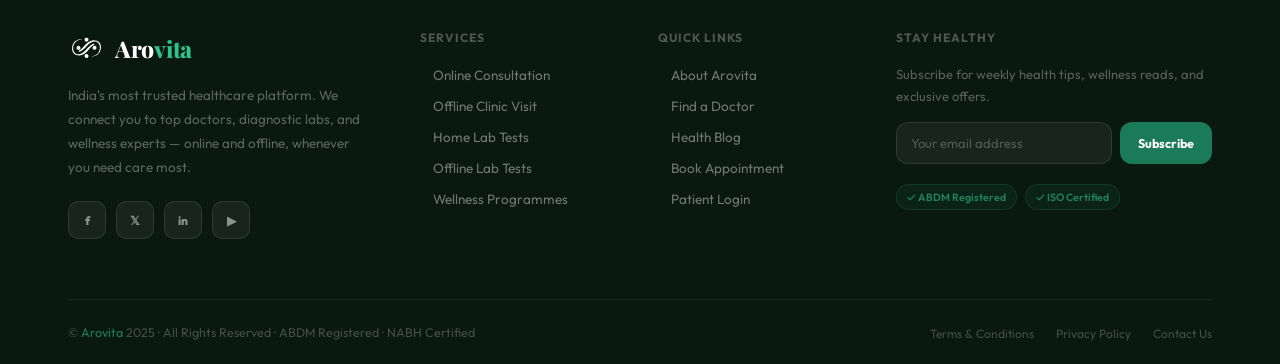
<file: my-care.html>
<!DOCTYPE html>
<html lang="en">
<head>
<meta charset="UTF-8">
<meta name="viewport" content="width=device-width, initial-scale=1.0">
<title>My Care — Arovita Healthcare Platform</title>
<link href="https://fonts.googleapis.com/css2?family=Playfair+Display:ital,wght@0,400;0,700;0,800;1,400;1,700&family=Outfit:wght@300;400;500;600;700;800&display=swap" rel="stylesheet">
<style>
*,*::before,*::after{box-sizing:border-box;margin:0;padding:0}
:root{
  --g:#1A7A5A;--gm:#22A374;--gl:#2EC48A;--gp:#E6F7F0;--gxp:#F2FBF7;
  --dark:#091810;--dark2:#0D2118;--ink:#162820;--ink2:#2E4D3A;--muted:#607A6A;--hint:#A8C8B8;
  --cream:#FAF8F4;--white:#fff;--gold:#C09A52;--gold2:#E8B84B;
  --border:rgba(26,122,90,0.11);--border2:rgba(26,122,90,0.22);
  --sh:0 4px 28px rgba(9,24,16,0.08);--sh-lg:0 18px 56px rgba(9,24,16,0.13);
  --r:12px;--rl:20px;--rx:26px;
}
html{scroll-behavior:smooth}
body{font-family:'Outfit',sans-serif;background:var(--cream);color:var(--ink);overflow-x:hidden;cursor:none}

.cursor{position:fixed;width:10px;height:10px;background:var(--g);border-radius:50%;pointer-events:none;z-index:9999;transform:translate(-50%,-50%);transition:transform .08s ease,width .25s,height .25s,background .25s}
.cursor-ring{position:fixed;width:40px;height:40px;border:1.5px solid rgba(26,122,90,.45);border-radius:50%;pointer-events:none;z-index:9998;transform:translate(-50%,-50%);transition:transform .18s ease,opacity .2s}
body:has(a:hover) .cursor,.cursor.hovered{width:18px;height:18px;background:var(--gl)}
body:has(a:hover) .cursor-ring,.cursor-ring.hovered{width:60px;height:60px;border-color:var(--gl);opacity:.5}
a,button{cursor:none}

a{text-decoration:none;color:inherit}
::-webkit-scrollbar{width:4px}::-webkit-scrollbar-thumb{background:linear-gradient(var(--gm),var(--gl));border-radius:4px}
.container{max-width:1200px;margin:0 auto;padding:0 28px}

.sec-label{display:inline-flex;align-items:center;gap:8px;font-size:11.5px;font-weight:700;color:var(--g);text-transform:uppercase;letter-spacing:1.5px;margin-bottom:14px}
.sec-label::before,.sec-label::after{content:'';width:22px;height:1.5px;background:linear-gradient(90deg,var(--g),var(--gl));border-radius:2px}
.sec-title{font-family:'Playfair Display',serif;font-size:42px;font-weight:700;line-height:1.15;color:var(--dark);letter-spacing:-0.5px}
.sec-title em{font-style:italic;color:var(--g);position:relative}
.sec-title em::after{content:'';position:absolute;bottom:-4px;left:0;right:0;height:2px;background:linear-gradient(90deg,var(--g),var(--gl));border-radius:2px;animation:shimmer-line 3s ease-in-out infinite}
@keyframes shimmer-line{0%,100%{opacity:.4;transform:scaleX(.7)}50%{opacity:1;transform:scaleX(1)}}

.btn-green{display:inline-flex;align-items:center;gap:9px;background:var(--g);color:#fff;padding:15px 32px;border-radius:50px;font-size:14.5px;font-weight:600;border:none;cursor:none;transition:all .25s;position:relative;overflow:hidden}
.btn-green::before{content:'';position:absolute;inset:0;background:linear-gradient(135deg,transparent 30%,rgba(255,255,255,.12) 50%,transparent 70%);transform:translateX(-100%);transition:transform .5s}
.btn-green:hover::before{transform:translateX(100%)}
.btn-green:hover{background:var(--gm);transform:translateY(-2px);box-shadow:0 12px 32px rgba(26,122,90,.42)}
.btn-outline{display:inline-flex;align-items:center;gap:8px;background:transparent;color:var(--g);border:1.5px solid var(--g);padding:14px 30px;border-radius:50px;font-size:14.5px;font-weight:600;cursor:none;transition:all .25s}
.btn-outline:hover{background:var(--gp);transform:translateY(-2px)}
.btn-sm{padding:10px 22px;font-size:13px}
.btn-xs{padding:8px 18px;font-size:12.5px;border-radius:40px}

.fu{opacity:0;transform:translateY(32px);transition:opacity .7s cubic-bezier(.16,1,.3,1),transform .7s cubic-bezier(.16,1,.3,1)}
.fu.vis{opacity:1;transform:none}
.fu.d1{transition-delay:.08s}.fu.d2{transition-delay:.17s}.fu.d3{transition-delay:.26s}.fu.d4{transition-delay:.35s}.fu.d5{transition-delay:.44s}

/* ===================== NAVBAR ===================== */
.navbar{position:fixed;top:0;left:0;right:0;z-index:1000;transition:all .35s;background:rgba(250,248,244,.85);backdrop-filter:blur(16px);-webkit-backdrop-filter:blur(16px);box-shadow:0 1px 20px rgba(9,24,16,.05),0 1px 0 rgba(26,122,90,.06)}
.navbar.sc{background:rgba(250,248,244,.97);backdrop-filter:blur(24px);-webkit-backdrop-filter:blur(24px);box-shadow:0 4px 32px rgba(9,24,16,.09),0 1px 0 rgba(26,122,90,.1)}
.nav-in{display:flex;align-items:center;justify-content:space-between;height:68px;padding:0 44px;max-width:1400px;margin:0 auto}
.nav-logo{display:flex;align-items:center;gap:11px;text-decoration:none}
.logo-svg-wrap{width:42px;height:42px;display:flex;align-items:center;justify-content:center}
.logo-svg-wrap img{width:100%;height:100%;object-fit:contain}
.nav-brand{font-family:'Playfair Display',serif;font-size:23px;font-weight:800;color:var(--dark);letter-spacing:-.3px}
.nav-brand span{color:var(--g)}
.nav-links{display:flex;align-items:center;gap:6px}
.nav-a{font-size:13.5px;font-weight:600;color:var(--ink2);transition:all .22s;position:relative;padding:8px 14px;border-radius:10px;display:inline-flex;align-items:center;gap:6px;text-decoration:none}
.nav-a svg{width:16px;height:16px;stroke:currentColor;fill:none;stroke-width:2;stroke-linecap:round;flex-shrink:0;opacity:.65;transition:opacity .22s}
.nav-a:hover svg{opacity:1}
.nav-a::after{content:'';position:absolute;bottom:2px;left:14px;right:14px;height:2px;background:linear-gradient(90deg,var(--g),var(--gl));transform:scaleX(0);transform-origin:left;transition:transform .25s cubic-bezier(.16,1,.3,1);border-radius:2px}
.nav-a:hover{color:var(--g);background:rgba(26,122,90,.04)}.nav-a:hover::after{transform:scaleX(1)}
.nav-a.active{color:var(--g);background:var(--gp)}.nav-a.active::after{transform:scaleX(1)}
.nav-right{display:flex;align-items:center;gap:8px}
.nav-profile{width:38px;height:38px;border-radius:50%;background:linear-gradient(135deg,var(--gp),#A8D8BC);display:flex;align-items:center;justify-content:center;font-size:13px;font-weight:800;color:var(--g);border:2px solid var(--border2);cursor:none;transition:all .22s;flex-shrink:0;text-decoration:none}
.nav-profile:hover{border-color:var(--g);transform:scale(1.08);box-shadow:0 4px 16px rgba(26,122,90,.2)}
.nav-cta{display:flex;align-items:center;gap:10px}
.hamburger{display:none;flex-direction:column;gap:5px;background:none;border:none;padding:8px;cursor:none}
.hamburger span{display:block;width:24px;height:2px;background:var(--dark);border-radius:2px;transition:all .3s}
.hamburger.open span:nth-child(1){transform:rotate(45deg) translate(5px,5px)}
.hamburger.open span:nth-child(2){opacity:0}
.hamburger.open span:nth-child(3){transform:rotate(-45deg) translate(5px,-5px)}

.mobile-menu{display:none;position:fixed;top:68px;left:0;right:0;background:rgba(250,248,244,.98);backdrop-filter:blur(20px);padding:24px;border-bottom:1px solid var(--border);transform:translateY(-10px);opacity:0;transition:all .3s;z-index:999}
.mobile-menu.open{display:flex;flex-direction:column;gap:6px;transform:none;opacity:1}
.mobile-menu a{font-size:15px;font-weight:500;color:var(--ink2);padding:12px 16px;border-radius:12px;transition:all .2s}
.mobile-menu a:hover{background:var(--gp);color:var(--g)}
.mm-label{font-size:10.5px;font-weight:700;color:var(--muted);text-transform:uppercase;letter-spacing:1.2px;padding:14px 16px 4px;margin-top:4px}

/* ===================== PAGE HEADER ===================== */
.page-header{padding:112px 0 48px;background:var(--gxp);position:relative;overflow:hidden}
.page-header::before{content:'';position:absolute;inset:0;background-image:linear-gradient(rgba(26,122,90,.03) 1px,transparent 1px),linear-gradient(90deg,rgba(26,122,90,.03) 1px,transparent 1px);background-size:60px 60px}
.ph-mesh{position:absolute;width:500px;height:500px;border-radius:50%;filter:blur(100px);background:radial-gradient(circle,rgba(46,196,138,.1),transparent 70%);top:-200px;right:-100px;pointer-events:none}
.page-header .container{position:relative;z-index:1}
.ph-sub{font-size:15.5px;color:var(--muted);line-height:1.7;margin-top:10px;max-width:500px}

.quick-stats{display:flex;gap:16px;margin-top:28px;flex-wrap:wrap}
.qs-card{background:var(--white);border:1px solid var(--border);border-radius:var(--r);padding:16px 24px;display:flex;align-items:center;gap:14px;transition:all .25s;min-width:160px}
.qs-card:hover{transform:translateY(-3px);box-shadow:var(--sh);border-color:var(--border2)}
.qs-ic{width:42px;height:42px;border-radius:12px;display:flex;align-items:center;justify-content:center;flex-shrink:0}
.qs-num{font-family:'Playfair Display',serif;font-size:26px;font-weight:800;color:var(--dark);line-height:1}
.qs-lbl{font-size:11.5px;color:var(--muted);font-weight:500;margin-top:2px}

/* ===================== MAIN TABS ===================== */
.main-content{padding:40px 0 80px;background:linear-gradient(180deg,#fff 0%,var(--gxp) 100%)}
.main-tabs{display:flex;gap:6px;background:var(--gxp);border-radius:50px;padding:5px;margin-bottom:36px;width:fit-content}
.main-tab{padding:11px 28px;border-radius:50px;font-size:14px;font-weight:600;color:var(--muted);cursor:none;transition:all .25s;display:flex;align-items:center;gap:8px;border:none;background:none;font-family:'Outfit',sans-serif}
.main-tab.on{background:var(--g);color:white;box-shadow:0 4px 16px rgba(26,122,90,.3)}
.main-tab:hover:not(.on){color:var(--g);background:rgba(26,122,90,.06)}
.tab-badge{background:rgba(255,255,255,.25);color:inherit;font-size:11px;font-weight:700;padding:2px 8px;border-radius:20px}
.main-tab.on .tab-badge{background:rgba(255,255,255,.25)}
.main-tab:not(.on) .tab-badge{background:var(--gp);color:var(--g)}

.tab-panel{display:none}
.tab-panel.active{display:block;animation:fadeTab .4s ease}
@keyframes fadeTab{from{opacity:0;transform:translateY(12px)}to{opacity:1;transform:none}}

/* SUB-TABS */
.sub-tabs{display:flex;gap:4px;margin-bottom:28px}
.sub-tab{padding:8px 20px;border-radius:40px;font-size:13px;font-weight:600;color:var(--muted);cursor:none;transition:all .2s;border:1.5px solid transparent;background:none;font-family:'Outfit',sans-serif}
.sub-tab.on{color:var(--g);border-color:var(--g);background:var(--gp)}
.sub-tab:hover:not(.on){color:var(--g)}

.sub-panel{display:none}
.sub-panel.active{display:block;animation:fadeTab .35s ease}

/* ===================== APPOINTMENT CARDS ===================== */
.appt-card{background:var(--white);border-radius:var(--rl);border:1px solid var(--border);padding:28px;margin-bottom:20px;transition:all .3s;position:relative;overflow:hidden}
.appt-card:hover{box-shadow:var(--sh-lg);border-color:var(--border2);transform:translateY(-3px)}
.appt-card::before{content:'';position:absolute;left:0;top:0;bottom:0;width:4px;border-radius:4px 0 0 4px}
.appt-card.upcoming::before{background:linear-gradient(var(--g),var(--gl))}
.appt-card.past::before{background:var(--hint)}

.appt-top{display:flex;align-items:flex-start;justify-content:space-between;gap:16px;margin-bottom:18px;flex-wrap:wrap}
.appt-date{display:flex;align-items:center;gap:10px}
.appt-date-ic{width:44px;height:44px;background:var(--gp);border-radius:12px;display:flex;align-items:center;justify-content:center;flex-shrink:0}
.appt-date-txt{font-family:'Playfair Display',serif;font-size:15px;font-weight:700;color:var(--dark)}
.appt-date-sub{font-size:12px;color:var(--muted);margin-top:2px}

.consult-badge{display:inline-flex;align-items:center;gap:6px;padding:5px 14px;border-radius:20px;font-size:11.5px;font-weight:700;letter-spacing:.3px}
.consult-badge.video{background:rgba(99,102,241,.08);color:#6366F1;border:1px solid rgba(99,102,241,.15)}
.consult-badge.audio{background:rgba(234,179,8,.08);color:#B8860B;border:1px solid rgba(234,179,8,.15)}

.doc-row{display:flex;align-items:center;gap:14px;margin-bottom:18px}
.doc-avatar{width:50px;height:50px;border-radius:50%;display:flex;align-items:center;justify-content:center;font-weight:800;font-size:18px;flex-shrink:0;border:2.5px solid var(--white);box-shadow:0 4px 12px rgba(0,0,0,.08)}
.doc-name{font-weight:700;font-size:15px;color:var(--dark)}
.doc-spec{font-size:12.5px;color:var(--muted);margin-top:2px}

.appt-actions{display:flex;align-items:center;gap:10px;flex-wrap:wrap}
.cancel-link{font-size:13px;color:#DC2626;font-weight:600;cursor:none;transition:opacity .2s;background:none;border:none;font-family:'Outfit',sans-serif}
.cancel-link:hover{opacity:.7}

.countdown{display:inline-flex;align-items:center;gap:6px;padding:6px 14px;border-radius:20px;font-size:12px;font-weight:700;color:var(--g);background:var(--gp);border:1px solid rgba(26,122,90,.15);margin-top:14px}
.countdown-dot{width:7px;height:7px;background:var(--gl);border-radius:50%;animation:live-pulse 1.8s ease-in-out infinite}
@keyframes live-pulse{0%,100%{transform:scale(1);opacity:.8}50%{transform:scale(1.7);opacity:0}}

.status-badge{display:inline-flex;align-items:center;gap:5px;padding:4px 12px;border-radius:20px;font-size:11.5px;font-weight:700}
.status-badge.completed{background:var(--gp);color:var(--g)}
.status-badge.cancelled{background:rgba(220,38,38,.06);color:#DC2626}

.appt-meta{display:flex;gap:20px;margin-bottom:16px;flex-wrap:wrap}
.appt-meta-item{display:flex;align-items:center;gap:6px;font-size:12.5px;color:var(--muted);font-weight:500}

.expandable{max-height:0;overflow:hidden;transition:max-height .4s cubic-bezier(.16,1,.3,1)}
.expandable.open{max-height:600px}
.expand-btn{display:inline-flex;align-items:center;gap:6px;font-size:12.5px;font-weight:600;color:var(--g);cursor:none;transition:all .2s;background:none;border:none;font-family:'Outfit',sans-serif;margin-top:10px}
.expand-btn svg{transition:transform .25s}
.expand-btn.open svg{transform:rotate(180deg)}
.rx-preview{padding:18px;background:var(--gxp);border-radius:var(--r);margin-top:14px;border:1px solid var(--border)}
.rx-preview h4{font-family:'Playfair Display',serif;font-size:14px;font-weight:700;color:var(--dark);margin-bottom:10px}
.rx-list{list-style:none;display:flex;flex-direction:column;gap:8px}
.rx-list li{display:flex;align-items:center;gap:8px;font-size:13px;color:var(--ink2);font-weight:500}
.rx-dot{width:6px;height:6px;background:var(--gl);border-radius:50%;flex-shrink:0}
.rx-notes{margin-top:12px;padding-top:12px;border-top:1px solid var(--border);font-size:12.5px;color:var(--muted);line-height:1.6;font-style:italic}

/* ===================== LAB ORDER CARDS ===================== */
.lab-card{background:var(--white);border-radius:var(--rl);border:1px solid var(--border);padding:28px;margin-bottom:20px;transition:all .3s;position:relative;overflow:hidden}
.lab-card:hover{box-shadow:var(--sh-lg);border-color:var(--border2);transform:translateY(-3px)}
.lab-header{display:flex;align-items:flex-start;justify-content:space-between;gap:16px;margin-bottom:18px;flex-wrap:wrap}
.lab-order-num{font-family:'Playfair Display',serif;font-size:15px;font-weight:700;color:var(--dark)}
.lab-date{font-size:12px;color:var(--muted);margin-top:3px}

.test-tags{display:flex;gap:6px;flex-wrap:wrap;margin-bottom:18px}
.test-tag{display:inline-flex;align-items:center;gap:4px;padding:5px 12px;border-radius:20px;font-size:12px;font-weight:600;background:var(--gxp);color:var(--ink2);border:1px solid var(--border)}

.collection-info{display:flex;align-items:center;gap:12px;padding:14px 18px;background:var(--gxp);border-radius:var(--r);margin-bottom:18px;border:1px solid var(--border)}
.coll-ic{width:38px;height:38px;background:var(--gp);border-radius:10px;display:flex;align-items:center;justify-content:center;flex-shrink:0}
.coll-text{font-size:13px;font-weight:600;color:var(--ink2)}
.coll-sub{font-size:11.5px;color:var(--muted);margin-top:2px}

/* STATUS TIMELINE */
.status-timeline{position:relative;padding-left:28px;margin:24px 0}
.status-timeline::before{content:'';position:absolute;left:9px;top:4px;bottom:4px;width:2px;background:var(--border)}
.tl-step{position:relative;padding-bottom:24px;padding-left:20px}
.tl-step:last-child{padding-bottom:0}
.tl-dot{position:absolute;left:-22px;top:2px;width:20px;height:20px;border-radius:50%;display:flex;align-items:center;justify-content:center}
.tl-dot.done{background:var(--gp);border:2px solid var(--g)}
.tl-dot.active{background:var(--white);border:2px solid var(--gm);box-shadow:0 0 0 4px rgba(34,163,116,.15)}
.tl-dot.active::after{content:'';width:8px;height:8px;background:var(--gm);border-radius:50%;animation:pulse-dot 1.5s ease-in-out infinite}
@keyframes pulse-dot{0%,100%{transform:scale(1);opacity:1}50%{transform:scale(1.3);opacity:.6}}
.tl-dot.pending{background:var(--cream);border:2px solid var(--hint)}
.tl-label{font-size:13.5px;font-weight:600;color:var(--dark)}
.tl-step.done .tl-label{color:var(--g)}
.tl-step.pending .tl-label{color:var(--hint)}
.tl-time{font-size:11.5px;color:var(--muted);margin-top:2px}

/* ===================== HEALTH RECORDS ===================== */
.hr-section{padding:50px 0;background:linear-gradient(180deg,var(--gxp) 0%,#fff 30%,#fff 70%,var(--cream) 100%);margin-top:20px;border-radius:var(--rx);position:relative;overflow:hidden}
.hr-grid{display:grid;grid-template-columns:repeat(4,1fr);gap:18px;margin-top:28px}
.hr-card{background:var(--white);border-radius:var(--rl);border:1px solid var(--border);padding:24px;text-align:center;transition:all .3s;cursor:none}
.hr-card:hover{transform:translateY(-6px);box-shadow:var(--sh-lg);border-color:var(--border2)}
.hr-card::after{content:'';position:absolute;bottom:0;left:0;right:0;height:3px;background:linear-gradient(90deg,var(--g),var(--gl));transform:scaleX(0);transform-origin:left;transition:transform .35s cubic-bezier(.16,1,.3,1)}
.hr-card:hover::after{transform:scaleX(1)}
.hr-ic{width:56px;height:56px;background:var(--gp);border-radius:16px;display:flex;align-items:center;justify-content:center;margin:0 auto 14px;transition:all .3s}
.hr-card:hover .hr-ic{background:rgba(34,163,116,.15);transform:scale(1.08) rotate(-3deg)}
.hr-title{font-family:'Playfair Display',serif;font-size:15px;font-weight:700;color:var(--dark);margin-bottom:4px}
.hr-count{font-size:12px;color:var(--muted);margin-bottom:12px}
.hr-link{display:inline-flex;align-items:center;gap:5px;font-size:12.5px;font-weight:700;color:var(--g);transition:gap .2s}
.hr-card:hover .hr-link{gap:9px}

/* ===================== REMINDERS ===================== */
.reminders{padding:40px 0;background:linear-gradient(180deg,#fff 0%,#FAFDF9 40%,var(--gxp) 100%)}
.rem-list{display:flex;flex-direction:column;gap:12px;margin-top:20px}
.rem-item{display:flex;align-items:center;gap:16px;padding:18px 22px;background:var(--white);border-radius:var(--r);border:1px solid var(--border);transition:all .25s}
.rem-item:hover{box-shadow:var(--sh);border-color:var(--border2);transform:translateX(4px)}
.rem-ic{width:42px;height:42px;border-radius:12px;display:flex;align-items:center;justify-content:center;flex-shrink:0}
.rem-text{flex:1}
.rem-title{font-size:14px;font-weight:600;color:var(--dark)}
.rem-time{font-size:12px;color:var(--muted);margin-top:2px}
.rem-badge{font-size:11px;font-weight:700;padding:4px 12px;border-radius:20px;white-space:nowrap}

/* ===================== CTA STRIP ===================== */
.cta-strip{padding:60px 0;background:linear-gradient(135deg,var(--g) 0%,var(--gm) 60%,var(--gl) 100%);position:relative;overflow:hidden}
.cta-strip::before{content:'';position:absolute;inset:0;background:url("data:image/svg+xml,%3Csvg width='60' height='60' xmlns='http://www.w3.org/2000/svg'%3E%3Ccircle cx='30' cy='30' r='1' fill='rgba(255,255,255,0.08)'/%3E%3C/svg%3E");background-size:60px 60px}
.cta-strip-in{display:flex;align-items:center;justify-content:space-between;gap:30px;position:relative;z-index:1;flex-wrap:wrap}
.cta-strip-h{font-family:'Playfair Display',serif;font-size:32px;font-weight:800;color:white;line-height:1.2}
.btn-white{display:inline-flex;align-items:center;gap:9px;background:white;color:var(--g);padding:15px 32px;border-radius:50px;font-size:14.5px;font-weight:700;transition:all .25s;cursor:none;border:none}
.btn-white:hover{transform:translateY(-2px);box-shadow:0 12px 30px rgba(0,0,0,.18)}

/* ===================== MODALS ===================== */
.modal-overlay{position:fixed;inset:0;background:rgba(9,24,16,.5);z-index:2000;display:flex;align-items:center;justify-content:center;opacity:0;pointer-events:none;transition:opacity .3s;backdrop-filter:blur(4px)}
.modal-overlay.open{opacity:1;pointer-events:auto}
.modal{background:var(--white);border-radius:var(--rx);max-width:520px;width:92%;max-height:85vh;overflow-y:auto;padding:36px;position:relative;transform:scale(.92) translateY(20px);transition:transform .35s cubic-bezier(.16,1,.3,1);box-shadow:var(--sh-lg)}
.modal-overlay.open .modal{transform:none}
.modal-close{position:absolute;top:16px;right:16px;width:36px;height:36px;border-radius:50%;background:var(--gxp);border:1px solid var(--border);display:flex;align-items:center;justify-content:center;cursor:none;transition:all .2s}
.modal-close:hover{background:rgba(220,38,38,.08);border-color:rgba(220,38,38,.2)}
.modal-title{font-family:'Playfair Display',serif;font-size:22px;font-weight:700;color:var(--dark);margin-bottom:8px}
.modal-desc{font-size:14px;color:var(--muted);margin-bottom:24px;line-height:1.6}

.form-group{margin-bottom:18px}
.form-label{font-size:12.5px;font-weight:700;color:var(--ink2);margin-bottom:6px;display:block;text-transform:uppercase;letter-spacing:.5px}
.form-select,.form-input{width:100%;padding:12px 16px;border:1.5px solid var(--border2);border-radius:var(--r);font-size:14px;font-family:'Outfit',sans-serif;color:var(--ink);background:var(--white);outline:none;transition:border .2s}
.form-select:focus,.form-input:focus{border-color:var(--g)}
.form-select{cursor:none;appearance:none;background-image:url("data:image/svg+xml,%3Csvg width='12' height='8' viewBox='0 0 12 8' fill='none' xmlns='http://www.w3.org/2000/svg'%3E%3Cpath d='M1 1.5L6 6.5L11 1.5' stroke='%23607A6A' stroke-width='1.5' stroke-linecap='round' stroke-linejoin='round'/%3E%3C/svg%3E");background-repeat:no-repeat;background-position:right 14px center}

.date-slots{display:grid;grid-template-columns:repeat(4,1fr);gap:8px;margin-bottom:16px}
.date-slot{padding:10px;border-radius:var(--r);border:1.5px solid var(--border);text-align:center;cursor:none;transition:all .2s;font-size:12.5px;font-weight:600;color:var(--ink2);background:var(--white)}
.date-slot:hover,.date-slot.selected{border-color:var(--g);background:var(--gp);color:var(--g)}
.time-slots{display:grid;grid-template-columns:repeat(3,1fr);gap:8px}
.time-slot{padding:10px;border-radius:var(--r);border:1.5px solid var(--border);text-align:center;cursor:none;transition:all .2s;font-size:13px;font-weight:600;color:var(--ink2);background:var(--white)}
.time-slot:hover,.time-slot.selected{border-color:var(--g);background:var(--gp);color:var(--g)}

.rx-modal-med{display:flex;align-items:flex-start;gap:12px;padding:14px;background:var(--gxp);border-radius:var(--r);border:1px solid var(--border);margin-bottom:10px}
.rx-modal-dot{width:8px;height:8px;background:var(--gl);border-radius:50%;flex-shrink:0;margin-top:5px}
.rx-med-name{font-weight:700;font-size:14px;color:var(--dark)}
.rx-med-dosage{font-size:12.5px;color:var(--muted);margin-top:2px}

.report-summary{padding:20px;background:var(--gxp);border-radius:var(--r);border:1px solid var(--border);margin-bottom:14px}
.report-row{display:flex;justify-content:space-between;align-items:center;padding:10px 0;border-bottom:1px solid var(--border);font-size:13.5px}
.report-row:last-child{border-bottom:none}
.report-param{font-weight:600;color:var(--ink2)}
.report-val{font-weight:700;color:var(--dark)}
.report-range{font-size:11px;color:var(--muted);margin-left:8px}
.report-val.normal{color:var(--g)}
.report-val.high{color:#DC2626}

/* ===================== FOOTER ===================== */
.footer{padding:80px 0 0;background:var(--dark);position:relative;overflow:hidden}
.footer::before{content:'';position:absolute;top:0;left:0;right:0;height:1px;background:linear-gradient(90deg,transparent,rgba(46,196,138,.3) 40%,rgba(46,196,138,.3) 60%,transparent)}
.footer-grid{display:grid;grid-template-columns:1.6fr 1fr 1fr 1.4fr;gap:48px;margin-bottom:60px}
.footer-logo{display:flex;align-items:center;gap:11px;margin-bottom:18px}
.footer-brand{font-family:'Playfair Display',serif;font-size:23px;font-weight:800;color:white;letter-spacing:-.3px}
.footer-brand span{color:var(--gl)}
.footer-desc{font-size:13.5px;color:rgba(255,255,255,.34);line-height:1.76;margin-bottom:22px}
.footer-social{display:flex;gap:10px}
.fsb{width:38px;height:38px;border-radius:10px;background:rgba(255,255,255,.06);border:1px solid rgba(255,255,255,.1);display:flex;align-items:center;justify-content:center;font-size:12px;font-weight:800;color:rgba(255,255,255,.5);cursor:none;transition:all .22s}
.fsb:hover{background:var(--g);color:white;border-color:var(--g);transform:translateY(-3px)}
.footer-h{font-size:12px;font-weight:700;text-transform:uppercase;letter-spacing:1px;color:rgba(255,255,255,.28);margin-bottom:18px}
.footer-links{list-style:none;display:flex;flex-direction:column;gap:10px}
.footer-links a{font-size:13.5px;color:rgba(255,255,255,.42);transition:color .18s;display:inline-flex;align-items:center;gap:6px}
.footer-links a::before{content:'→';font-size:11px;opacity:0;transform:translateX(-8px);transition:all .2s}
.footer-links a:hover{color:rgba(255,255,255,.8)}.footer-links a:hover::before{opacity:1;transform:none}
.nl-form{display:flex;gap:8px}
.nl-input{flex:1;background:rgba(255,255,255,.06);border:1px solid rgba(255,255,255,.1);border-radius:12px;padding:12px 14px;color:white;font-size:13px;font-family:'Outfit',sans-serif;outline:none;transition:border .2s}
.nl-input::placeholder{color:rgba(255,255,255,.25)}
.nl-input:focus{border-color:var(--g)}
.nl-btn{background:var(--g);color:white;border:none;border-radius:12px;padding:12px 18px;font-size:12.5px;font-weight:700;cursor:none;transition:all .22s;font-family:'Outfit',sans-serif;white-space:nowrap}
.nl-btn:hover{background:var(--gm)}
.footer-bottom{border-top:1px solid rgba(255,255,255,.07);padding:22px 0;display:flex;align-items:center;justify-content:space-between;flex-wrap:wrap;gap:12px}
.footer-copy{font-size:12.5px;color:rgba(255,255,255,.24)}
.footer-copy a{color:rgba(46,196,138,.6);transition:color .18s}.footer-copy a:hover{color:var(--gl)}
.footer-links2{list-style:none;display:flex;gap:22px}
.footer-links2 a{font-size:12px;color:rgba(255,255,255,.24);transition:color .18s}.footer-links2 a:hover{color:rgba(255,255,255,.6)}

/* SCROLL TOP */
.stb{position:fixed;bottom:28px;right:28px;width:48px;height:48px;border-radius:50%;background:linear-gradient(135deg,var(--g),var(--gl));display:flex;align-items:center;justify-content:center;cursor:none;opacity:0;transform:translateY(20px) scale(.8);transition:all .3s;z-index:999;box-shadow:0 6px 20px rgba(26,122,90,.4)}
.stb.show{opacity:1;transform:none}
.stb:hover{transform:translateY(-3px) scale(1.08);box-shadow:0 10px 28px rgba(26,122,90,.5)}
.stb svg{width:20px;height:20px}

/* ===================== LAYOUT ===================== */
.care-layout{display:grid;grid-template-columns:1fr 320px;gap:32px;align-items:start}
.care-main{min-width:0}
.care-sidebar{position:sticky;top:100px}

/* ===================== RESPONSIVE ===================== */
@media(hover:none){body{cursor:auto}.cursor,.cursor-ring{display:none}a,button{cursor:pointer}}

@media(max-width:900px){
  .nav-links,.nav-cta,.nav-profile{display:none}
  .hamburger{display:flex}
  .nav-in{padding:0 20px;height:62px}
  .navbar{box-shadow:0 1px 16px rgba(9,24,16,.06),0 1px 0 rgba(26,122,90,.06)}
  .container{padding:0 22px}
  .sec-title{font-size:34px}
  .sec-label{font-size:10.5px;letter-spacing:1.2px;gap:6px}
  .sec-label::before,.sec-label::after{width:16px}
  .btn-green{padding:13px 26px;font-size:13.5px;gap:8px}
  .btn-outline{padding:12px 24px;font-size:13.5px}
  .page-header{padding:100px 0 40px}
  .care-layout{grid-template-columns:1fr}
  .care-sidebar{position:static}
  .hr-grid{grid-template-columns:repeat(2,1fr)}
  .quick-stats{flex-direction:row;flex-wrap:wrap}
  .qs-card{min-width:auto;flex:1 1 140px}
  .date-slots{grid-template-columns:repeat(3,1fr)}
  .time-slots{grid-template-columns:repeat(2,1fr)}
  .cta-strip-in{flex-direction:column;text-align:center;gap:20px}
  .cta-strip-h{font-size:28px}
  .modal{padding:28px;max-width:480px;width:94%}
  .footer{padding:56px 0 0}
  .footer-grid{grid-template-columns:1fr 1fr;gap:32px;margin-bottom:40px}
  .footer-brand{font-size:20px}
  .footer-desc{font-size:12.5px}
  .footer-h{font-size:11px}
  .footer-links a{font-size:12.5px}
  .footer-bottom{padding:18px 0;gap:10px}
  .footer-copy{font-size:11.5px}
  .footer-links2{gap:16px}
  .footer-links2 a{font-size:11px}
}
@media(max-width:600px){
  .container{padding:0 16px}
  .nav-in{padding:0 16px;height:58px}
  .nav-brand{font-size:20px}
  .logo-svg-wrap{width:36px;height:36px}
  .sec-title{font-size:28px;letter-spacing:-.3px}
  .sec-label{font-size:10px;margin-bottom:10px}
  .btn-green{padding:12px 22px;font-size:13px}
  .btn-outline{padding:11px 20px;font-size:13px}
  .page-header{padding:88px 0 32px}
  .page-header .sec-title{font-size:28px}
  .ph-sub{font-size:13.5px}
  .quick-stats{flex-direction:column;gap:10px}
  .qs-card{min-width:auto;padding:14px 18px}
  .qs-num{font-size:22px}
  .qs-lbl{font-size:10.5px}
  .qs-ic{width:38px;height:38px;border-radius:10px}
  .main-content{padding:28px 0 60px}
  .main-tabs{width:100%;overflow-x:auto;-webkit-overflow-scrolling:touch;scrollbar-width:none;gap:4px;padding:4px}
  .main-tabs::-webkit-scrollbar{display:none}
  .main-tab{white-space:nowrap;padding:9px 18px;font-size:13px}
  .tab-badge{font-size:10px;padding:2px 6px}
  .sub-tabs{gap:3px;overflow-x:auto;-webkit-overflow-scrolling:touch}
  .sub-tab{padding:7px 16px;font-size:12px;white-space:nowrap}
  .appt-card{padding:20px 16px;border-radius:16px}
  .appt-top{flex-direction:column;gap:12px}
  .appt-date{gap:8px}
  .appt-date-ic{width:38px;height:38px;border-radius:10px}
  .appt-date-txt{font-size:14px}
  .appt-date-sub{font-size:11px}
  .consult-badge{font-size:10.5px;padding:4px 12px}
  .doc-row{gap:10px}
  .doc-avatar{width:42px;height:42px;font-size:15px}
  .doc-name{font-size:14px}
  .doc-spec{font-size:11.5px}
  .appt-actions{flex-direction:column;align-items:stretch;gap:8px}
  .appt-actions .btn-green,.appt-actions .btn-outline{justify-content:center;width:100%}
  .appt-meta{gap:12px}
  .appt-meta-item{font-size:11.5px}
  .countdown{font-size:11px;padding:5px 12px}
  .lab-card{padding:20px 16px;border-radius:16px}
  .lab-header{flex-direction:column;gap:10px}
  .lab-order-num{font-size:14px}
  .test-tags{gap:5px}
  .test-tag{padding:4px 10px;font-size:11px}
  .collection-info{padding:12px 14px;gap:10px;border-radius:10px}
  .coll-ic{width:34px;height:34px;border-radius:8px}
  .coll-text{font-size:12px}
  .coll-sub{font-size:10.5px}
  .status-timeline{padding-left:24px}
  .tl-label{font-size:12.5px}
  .tl-time{font-size:10.5px}
  .tl-dot{width:18px;height:18px;left:-20px}
  .rem-item{flex-direction:column;align-items:flex-start;gap:10px;padding:14px 16px}
  .rem-ic{width:36px;height:36px;border-radius:10px}
  .rem-title{font-size:13px}
  .rem-time{font-size:11px}
  .rem-badge{font-size:10px;padding:3px 10px}
  .rx-preview{padding:14px;border-radius:10px}
  .rx-preview h4{font-size:13px}
  .rx-list li{font-size:12px;gap:6px}
  .rx-notes{font-size:11.5px}
  .cta-strip{padding:44px 0}
  .cta-strip-h{font-size:22px}
  .btn-white{padding:13px 28px;font-size:14px}
  .hr-grid{grid-template-columns:1fr 1fr;gap:12px}
  .hr-card{padding:18px;border-radius:14px}
  .hr-ic{width:48px;height:48px;border-radius:14px}
  .hr-title{font-size:14px}
  .hr-count{font-size:11px}
  .modal{padding:24px 18px;border-radius:20px;width:96%}
  .modal-title{font-size:20px}
  .modal-desc{font-size:13px}
  .date-slots{grid-template-columns:repeat(2,1fr);gap:6px}
  .date-slot{padding:8px;font-size:11.5px}
  .time-slots{grid-template-columns:repeat(2,1fr);gap:6px}
  .time-slot{padding:8px;font-size:12px}
  .form-select,.form-input{font-size:13px;padding:11px 14px}
  .footer{padding:44px 0 0}
  .footer-grid{grid-template-columns:1fr;gap:28px;margin-bottom:32px}
  .nl-form{flex-direction:column;gap:10px}
  .footer-bottom{flex-direction:column;align-items:center;text-align:center;padding:16px 0}
  .footer-links2{gap:14px;flex-wrap:wrap;justify-content:center}
  .stb{bottom:20px;right:20px;width:42px;height:42px}
}
@media(max-width:380px){
  .container{padding:0 12px}
  .sec-title{font-size:25px}
  .page-header .sec-title{font-size:25px}
  .appt-card{padding:16px 12px}
  .lab-card{padding:16px 12px}
  .cta-strip-h{font-size:20px}
  .modal{padding:20px 14px}
}
</style>
</head>
<body>

<div class="cursor" id="cur"></div>
<div class="cursor-ring" id="curRing"></div>

<!-- NAVBAR -->
<nav class="navbar" id="nav">
  <div class="nav-in">
    <a href="index.html" class="nav-logo">
      <div class="logo-svg-wrap">
        <img src="logoPoppins.svg" alt="Arovita" width="42" height="42">
      </div>
      <span class="nav-brand">Aro<span>vita</span></span>
    </a>
    <div class="nav-links">
      <a href="consult.html" class="nav-a"><svg viewBox="0 0 24 24"><path d="M22 16.92v3a2 2 0 0 1-2.18 2 19.79 19.79 0 0 1-8.63-3.07 19.5 19.5 0 0 1-6-6 19.79 19.79 0 0 1-3.07-8.67A2 2 0 0 1 4.11 2h3a2 2 0 0 1 2 1.72c.127.96.361 1.903.7 2.81a2 2 0 0 1-.45 2.11L8.09 9.91a16 16 0 0 0 6 6l1.27-1.27a2 2 0 0 1 2.11-.45c.907.339 1.85.573 2.81.7A2 2 0 0 1 22 16.92z"/></svg> Consult</a>
      <a href="lab-tests.html" class="nav-a"><svg viewBox="0 0 24 24"><path d="M14.5 10c-.83 0-1.5-.67-1.5-1.5v-5c0-.83.67-1.5 1.5-1.5s1.5.67 1.5 1.5v5c0 .83-.67 1.5-1.5 1.5z"/><path d="M8.5 10c-.83 0-1.5-.67-1.5-1.5v-5C7 2.67 7.67 2 8.5 2S10 2.67 10 3.5v5c0 .83-.67 1.5-1.5 1.5z"/><path d="M15.5 16h-8a3 3 0 01-3-3v-1h14v1a3 3 0 01-3 3z"/></svg> Lab Tests</a>
      <a href="home-nurse.html" class="nav-a"><svg viewBox="0 0 24 24"><path d="M3 9l9-7 9 7v11a2 2 0 0 1-2 2H5a2 2 0 0 1-2-2z"/><polyline points="9 22 9 12 15 12 15 22"/></svg> Home Nurse</a>
      <a href="my-care.html" class="nav-a active"><svg viewBox="0 0 24 24"><path d="M20.84 4.61a5.5 5.5 0 0 0-7.78 0L12 5.67l-1.06-1.06a5.5 5.5 0 0 0-7.78 7.78l1.06 1.06L12 21.23l7.78-7.78 1.06-1.06a5.5 5.5 0 0 0 0-7.78z"/></svg> My Care</a>
      <a href="services.html" class="nav-a"><svg viewBox="0 0 24 24"><rect x="3" y="3" width="7" height="7"/><rect x="14" y="3" width="7" height="7"/><rect x="3" y="14" width="7" height="7"/><rect x="14" y="14" width="7" height="7"/></svg> Services</a>
    </div>
    <div class="nav-right">
      <div class="nav-cta">
        <a href="consult.html" class="btn-green" style="padding:11px 22px;font-size:13.5px">Book Now <svg viewBox="0 0 24 24" width="14" height="14" fill="none" stroke="currentColor" stroke-width="2.5" stroke-linecap="round"><path d="M5 12h14M12 5l7 7-7 7"/></svg></a>
      </div>
      <a href="profile.html" class="nav-profile" title="My Profile">RS</a>
    </div>
    <button class="hamburger" id="hamburger" onclick="toggleMobile()">
      <span></span><span></span><span></span>
    </button>
  </div>
</nav>

<div class="mobile-menu" id="mobileMenu">
  <div class="mm-label">Quick Access</div>
  <a href="consult.html">Consult</a>
  <a href="lab-tests.html">Lab Tests</a>
  <a href="home-nurse.html">Home Nurse</a>
  <a href="my-care.html">My Care</a>
  <div class="mm-label">Explore</div>
  <a href="services.html">Services</a>
  <a href="find-doctor.html">Find Doctor</a>
  <a href="about.html">About</a>
  <a href="pricing.html">Pricing</a>
  <a href="blog.html">Blog</a>
  <div class="mm-label">Account</div>
  <a href="profile.html">Profile</a>
  <div class="mm-label" style="margin-top:8px"></div>
  <a href="consult.html" class="btn-outline" style="justify-content:center;font-size:14px">Sign In</a>
  <a href="consult.html" class="btn-green" style="justify-content:center;margin-top:4px">Book Now</a>
</div>

<!-- PAGE HEADER -->
<section class="page-header">
  <div class="ph-mesh"></div>
  <div class="container">
    <div class="sec-label fu">Dashboard</div>
    <h1 class="sec-title fu d1">My <em>Care</em></h1>
    <p class="ph-sub fu d2">Manage your appointments, lab orders, and health records — all in one place.</p>
    <div class="quick-stats fu d3">
      <div class="qs-card">
        <div class="qs-ic" style="background:var(--gp)">
          <svg viewBox="0 0 24 24" width="22" height="22" fill="none" stroke="#1A7A5A" stroke-width="2" stroke-linecap="round"><rect x="3" y="4" width="18" height="18" rx="2"/><path d="M16 2v4M8 2v4M3 10h18"/></svg>
        </div>
        <div>
          <div class="qs-num">2</div>
          <div class="qs-lbl">Upcoming</div>
        </div>
      </div>
      <div class="qs-card">
        <div class="qs-ic" style="background:rgba(46,196,138,.08)">
          <svg viewBox="0 0 24 24" width="22" height="22" fill="none" stroke="#22A374" stroke-width="2" stroke-linecap="round"><path d="M22 11.08V12a10 10 0 11-5.93-9.14"/><polyline points="22 4 12 14.01 9 11.01"/></svg>
        </div>
        <div>
          <div class="qs-num">12</div>
          <div class="qs-lbl">Completed</div>
        </div>
      </div>
      <div class="qs-card">
        <div class="qs-ic" style="background:rgba(192,154,82,.08)">
          <svg viewBox="0 0 24 24" width="22" height="22" fill="none" stroke="#C09A52" stroke-width="2" stroke-linecap="round"><path d="M14.5 10c-.83 0-1.5-.67-1.5-1.5v-5c0-.83.67-1.5 1.5-1.5s1.5.67 1.5 1.5v5c0 .83-.67 1.5-1.5 1.5z"/><path d="M8.5 10c-.83 0-1.5-.67-1.5-1.5v-5C7 2.67 7.67 2 8.5 2S10 2.67 10 3.5v5c0 .83-.67 1.5-1.5 1.5z"/><path d="M15.5 16h-8a3 3 0 01-3-3v-1h14v1a3 3 0 01-3 3z"/><path d="M10 16v5M13 16v5M7 21h9"/></svg>
        </div>
        <div>
          <div class="qs-num">5</div>
          <div class="qs-lbl">Lab Orders</div>
        </div>
      </div>
    </div>
  </div>
</section>

<!-- MAIN CONTENT -->
<section class="main-content">
  <div class="container">

    <!-- MAIN TABS -->
    <div class="main-tabs fu">
      <button class="main-tab on" data-tab="appointments" onclick="switchMainTab('appointments',this)">
        <svg viewBox="0 0 24 24" width="16" height="16" fill="none" stroke="currentColor" stroke-width="2" stroke-linecap="round"><rect x="3" y="4" width="18" height="18" rx="2"/><path d="M16 2v4M8 2v4M3 10h18"/></svg>
        Appointments <span class="tab-badge">2</span>
      </button>
      <button class="main-tab" data-tab="laborders" onclick="switchMainTab('laborders',this)">
        <svg viewBox="0 0 24 24" width="16" height="16" fill="none" stroke="currentColor" stroke-width="2" stroke-linecap="round"><path d="M14.5 10c-.83 0-1.5-.67-1.5-1.5v-5c0-.83.67-1.5 1.5-1.5s1.5.67 1.5 1.5v5c0 .83-.67 1.5-1.5 1.5z"/><path d="M8.5 10c-.83 0-1.5-.67-1.5-1.5v-5C7 2.67 7.67 2 8.5 2S10 2.67 10 3.5v5c0 .83-.67 1.5-1.5 1.5z"/><path d="M15.5 16h-8a3 3 0 01-3-3v-1h14v1a3 3 0 01-3 3z"/></svg>
        Lab Orders <span class="tab-badge">3</span>
      </button>
    </div>

    <div class="care-layout">
      <div class="care-main">

        <!-- ==================== APPOINTMENTS TAB ==================== -->
        <div class="tab-panel active" id="tab-appointments">

          <!-- Sub-tabs -->
          <div class="sub-tabs">
            <button class="sub-tab on" data-sub="upcoming" onclick="switchSubTab('appt',this,'upcoming')">Upcoming</button>
            <button class="sub-tab" data-sub="past" onclick="switchSubTab('appt',this,'past')">Past</button>
          </div>

          <!-- UPCOMING -->
          <div class="sub-panel active" id="appt-upcoming">

            <!-- Card 1: Tomorrow -->
            <div class="appt-card upcoming fu">
              <div class="appt-top">
                <div class="appt-date">
                  <div class="appt-date-ic">
                    <svg viewBox="0 0 24 24" width="22" height="22" fill="none" stroke="#1A7A5A" stroke-width="2" stroke-linecap="round"><rect x="3" y="4" width="18" height="18" rx="2"/><path d="M16 2v4M8 2v4M3 10h18"/><circle cx="12" cy="16" r="1"/></svg>
                  </div>
                  <div>
                    <div class="appt-date-txt">Tomorrow, 10:30 AM</div>
                    <div class="appt-date-sub">Apr 15, 2026</div>
                  </div>
                </div>
                <div class="consult-badge video">
                  <svg viewBox="0 0 24 24" width="14" height="14" fill="none" stroke="currentColor" stroke-width="2" stroke-linecap="round"><polygon points="23 7 16 12 23 17 23 7"/><rect x="1" y="5" width="15" height="14" rx="2"/></svg>
                  Video Consultation
                </div>
              </div>
              <div class="doc-row">
                <div class="doc-avatar" style="background:linear-gradient(135deg,#B8E8D0,#6EC9A0);color:#1A5A3A">PS</div>
                <div>
                  <div class="doc-name">Dr. Priya Sharma</div>
                  <div class="doc-spec">Cardiologist · 15 yrs exp</div>
                </div>
              </div>
              <div class="appt-actions">
                <button class="btn-green btn-sm" onclick="alert('Joining meeting...')">
                  <svg viewBox="0 0 24 24" width="14" height="14" fill="none" stroke="currentColor" stroke-width="2.5" stroke-linecap="round"><polygon points="23 7 16 12 23 17 23 7"/><rect x="1" y="5" width="15" height="14" rx="2"/></svg>
                  Join Meeting
                </button>
                <button class="btn-outline btn-sm" onclick="openModal('rescheduleModal')">Reschedule</button>
                <button class="cancel-link" onclick="openModal('cancelModal')">Cancel</button>
              </div>
              <div class="countdown">
                <span class="countdown-dot"></span>
                Starts in 18 hours
              </div>
            </div>

            <!-- Card 2: Apr 18 -->
            <div class="appt-card upcoming fu d1">
              <div class="appt-top">
                <div class="appt-date">
                  <div class="appt-date-ic">
                    <svg viewBox="0 0 24 24" width="22" height="22" fill="none" stroke="#1A7A5A" stroke-width="2" stroke-linecap="round"><rect x="3" y="4" width="18" height="18" rx="2"/><path d="M16 2v4M8 2v4M3 10h18"/><circle cx="12" cy="16" r="1"/></svg>
                  </div>
                  <div>
                    <div class="appt-date-txt">Apr 18, 3:00 PM</div>
                    <div class="appt-date-sub">Friday</div>
                  </div>
                </div>
                <div class="consult-badge audio">
                  <svg viewBox="0 0 24 24" width="14" height="14" fill="none" stroke="currentColor" stroke-width="2" stroke-linecap="round"><path d="M1 12s4-8 11-8 11 8 11 8-4 8-11 8-11-8-11-8z"/><circle cx="12" cy="12" r="3"/></svg>
                  Audio Consultation
                </div>
              </div>
              <div class="doc-row">
                <div class="doc-avatar" style="background:linear-gradient(135deg,#D4C4ED,#9882C9);color:#5B3FB0">AM</div>
                <div>
                  <div class="doc-name">Dr. Arjun Mehta</div>
                  <div class="doc-spec">Dermatologist · 10 yrs exp</div>
                </div>
              </div>
              <div class="appt-actions">
                <button class="btn-outline btn-sm" onclick="openModal('rescheduleModal')">Reschedule</button>
                <button class="cancel-link" onclick="openModal('cancelModal')">Cancel</button>
              </div>
            </div>

          </div>

          <!-- PAST -->
          <div class="sub-panel" id="appt-past">

            <!-- Past 1 -->
            <div class="appt-card past fu">
              <div class="appt-top">
                <div class="appt-date">
                  <div class="appt-date-ic" style="background:rgba(168,200,184,.15)">
                    <svg viewBox="0 0 24 24" width="22" height="22" fill="none" stroke="#607A6A" stroke-width="2" stroke-linecap="round"><rect x="3" y="4" width="18" height="18" rx="2"/><path d="M16 2v4M8 2v4M3 10h18"/></svg>
                  </div>
                  <div>
                    <div class="appt-date-txt">Apr 8, 2026</div>
                    <div class="appt-date-sub">11:00 AM</div>
                  </div>
                </div>
                <div class="status-badge completed">
                  <svg viewBox="0 0 24 24" width="12" height="12" fill="none" stroke="currentColor" stroke-width="2.5"><polyline points="20 6 9 17 4 12"/></svg>
                  Completed
                </div>
              </div>
              <div class="doc-row">
                <div class="doc-avatar" style="background:linear-gradient(135deg,#B8E8D0,#6EC9A0);color:#1A5A3A">PS</div>
                <div>
                  <div class="doc-name">Dr. Priya Sharma</div>
                  <div class="doc-spec">Cardiologist · Video Consultation</div>
                </div>
              </div>
              <div class="appt-meta">
                <div class="appt-meta-item">
                  <svg viewBox="0 0 24 24" width="14" height="14" fill="none" stroke="currentColor" stroke-width="2" stroke-linecap="round"><circle cx="12" cy="12" r="10"/><polyline points="12 6 12 12 16 14"/></svg>
                  Duration: 25 min
                </div>
                <div class="appt-meta-item">
                  <svg viewBox="0 0 24 24" width="14" height="14" fill="none" stroke="currentColor" stroke-width="2" stroke-linecap="round"><polygon points="23 7 16 12 23 17 23 7"/><rect x="1" y="5" width="15" height="14" rx="2"/></svg>
                  Video Consultation
                </div>
              </div>
              <div class="appt-actions">
                <button class="btn-green btn-xs" onclick="openModal('prescriptionModal')">
                  <svg viewBox="0 0 24 24" width="13" height="13" fill="none" stroke="currentColor" stroke-width="2" stroke-linecap="round"><path d="M14 2H6a2 2 0 00-2 2v16a2 2 0 002 2h12a2 2 0 002-2V8z"/><polyline points="14 2 14 8 20 8"/><line x1="16" y1="13" x2="8" y2="13"/><line x1="16" y1="17" x2="8" y2="17"/></svg>
                  View Prescription
                </button>
                <button class="btn-outline btn-xs">Book Follow-up</button>
                <button class="cancel-link" style="color:var(--gold)">
                  <svg viewBox="0 0 24 24" width="13" height="13" fill="none" stroke="currentColor" stroke-width="2" stroke-linecap="round"><polygon points="12 2 15.09 8.26 22 9.27 17 14.14 18.18 21.02 12 17.77 5.82 21.02 7 14.14 2 9.27 8.91 8.26 12 2"/></svg>
                  Rate
                </button>
              </div>
              <button class="expand-btn" onclick="toggleExpand(this)">
                View details
                <svg viewBox="0 0 24 24" width="14" height="14" fill="none" stroke="currentColor" stroke-width="2" stroke-linecap="round"><polyline points="6 9 12 15 18 9"/></svg>
              </button>
              <div class="expandable">
                <div class="rx-preview">
                  <h4>Prescription</h4>
                  <ul class="rx-list">
                    <li><span class="rx-dot"></span>Atorvastatin 10mg — Once daily at bedtime</li>
                    <li><span class="rx-dot"></span>Aspirin 75mg — Once daily after breakfast</li>
                    <li><span class="rx-dot"></span>Metoprolol 25mg — Twice daily</li>
                  </ul>
                  <div class="rx-notes">
                    <strong>Doctor's Notes:</strong> Blood pressure well controlled. Continue current medication. Follow-up in 2 weeks. HbA1c test recommended.
                  </div>
                </div>
              </div>
            </div>

            <!-- Past 2 -->
            <div class="appt-card past fu d1">
              <div class="appt-top">
                <div class="appt-date">
                  <div class="appt-date-ic" style="background:rgba(168,200,184,.15)">
                    <svg viewBox="0 0 24 24" width="22" height="22" fill="none" stroke="#607A6A" stroke-width="2" stroke-linecap="round"><rect x="3" y="4" width="18" height="18" rx="2"/><path d="M16 2v4M8 2v4M3 10h18"/></svg>
                  </div>
                  <div>
                    <div class="appt-date-txt">Mar 25, 2026</div>
                    <div class="appt-date-sub">2:30 PM</div>
                  </div>
                </div>
                <div class="status-badge completed">
                  <svg viewBox="0 0 24 24" width="12" height="12" fill="none" stroke="currentColor" stroke-width="2.5"><polyline points="20 6 9 17 4 12"/></svg>
                  Completed
                </div>
              </div>
              <div class="doc-row">
                <div class="doc-avatar" style="background:linear-gradient(135deg,#D4C4ED,#9882C9);color:#5B3FB0">AM</div>
                <div>
                  <div class="doc-name">Dr. Arjun Mehta</div>
                  <div class="doc-spec">Dermatologist · Audio Consultation</div>
                </div>
              </div>
              <div class="appt-meta">
                <div class="appt-meta-item">
                  <svg viewBox="0 0 24 24" width="14" height="14" fill="none" stroke="currentColor" stroke-width="2" stroke-linecap="round"><circle cx="12" cy="12" r="10"/><polyline points="12 6 12 12 16 14"/></svg>
                  Duration: 18 min
                </div>
              </div>
              <div class="appt-actions">
                <button class="btn-green btn-xs" onclick="openModal('prescriptionModal2')">View Prescription</button>
                <button class="btn-outline btn-xs">Book Follow-up</button>
                <button class="cancel-link" style="color:var(--gold)">
                  <svg viewBox="0 0 24 24" width="13" height="13" fill="none" stroke="currentColor" stroke-width="2" stroke-linecap="round"><polygon points="12 2 15.09 8.26 22 9.27 17 14.14 18.18 21.02 12 17.77 5.82 21.02 7 14.14 2 9.27 8.91 8.26 12 2"/></svg>
                  Rate
                </button>
              </div>
              <button class="expand-btn" onclick="toggleExpand(this)">
                View details
                <svg viewBox="0 0 24 24" width="14" height="14" fill="none" stroke="currentColor" stroke-width="2" stroke-linecap="round"><polyline points="6 9 12 15 18 9"/></svg>
              </button>
              <div class="expandable">
                <div class="rx-preview">
                  <h4>Prescription</h4>
                  <ul class="rx-list">
                    <li><span class="rx-dot"></span>Adapalene 0.1% Gel — Apply at night</li>
                    <li><span class="rx-dot"></span>Clindamycin 1% Lotion — Twice daily</li>
                  </ul>
                  <div class="rx-notes">
                    <strong>Doctor's Notes:</strong> Mild acne vulgaris. Avoid oily skincare products. Follow up in 4 weeks to assess response.
                  </div>
                </div>
              </div>
            </div>

            <!-- Past 3 -->
            <div class="appt-card past fu d2">
              <div class="appt-top">
                <div class="appt-date">
                  <div class="appt-date-ic" style="background:rgba(168,200,184,.15)">
                    <svg viewBox="0 0 24 24" width="22" height="22" fill="none" stroke="#607A6A" stroke-width="2" stroke-linecap="round"><rect x="3" y="4" width="18" height="18" rx="2"/><path d="M16 2v4M8 2v4M3 10h18"/></svg>
                  </div>
                  <div>
                    <div class="appt-date-txt">Mar 10, 2026</div>
                    <div class="appt-date-sub">4:00 PM</div>
                  </div>
                </div>
                <div class="status-badge completed">
                  <svg viewBox="0 0 24 24" width="12" height="12" fill="none" stroke="currentColor" stroke-width="2.5"><polyline points="20 6 9 17 4 12"/></svg>
                  Completed
                </div>
              </div>
              <div class="doc-row">
                <div class="doc-avatar" style="background:linear-gradient(135deg,#EDD8C4,#C99A6E);color:#7A4E20">RK</div>
                <div>
                  <div class="doc-name">Dr. Ritu Kapoor</div>
                  <div class="doc-spec">General Physician · Video Consultation</div>
                </div>
              </div>
              <div class="appt-meta">
                <div class="appt-meta-item">
                  <svg viewBox="0 0 24 24" width="14" height="14" fill="none" stroke="currentColor" stroke-width="2" stroke-linecap="round"><circle cx="12" cy="12" r="10"/><polyline points="12 6 12 12 16 14"/></svg>
                  Duration: 12 min
                </div>
              </div>
              <div class="appt-actions">
                <button class="btn-green btn-xs" onclick="openModal('prescriptionModal')">View Prescription</button>
                <button class="btn-outline btn-xs">Book Follow-up</button>
              </div>
            </div>

          </div>
        </div>

        <!-- ==================== LAB ORDERS TAB ==================== -->
        <div class="tab-panel" id="tab-laborders">

          <div class="sub-tabs">
            <button class="sub-tab on" data-sub="lab-active" onclick="switchSubTab('lab',this,'lab-active')">Active</button>
            <button class="sub-tab" data-sub="lab-completed" onclick="switchSubTab('lab',this,'lab-completed')">Completed</button>
          </div>

          <!-- ACTIVE -->
          <div class="sub-panel active" id="lab-active">
            <div class="lab-card fu">
              <div class="lab-header">
                <div>
                  <div class="lab-order-num">Order #ARV-LAB-2024-0847</div>
                  <div class="lab-date">Placed on Apr 13, 2026</div>
                </div>
                <div class="status-badge" style="background:rgba(99,102,241,.08);color:#6366F1">
                  <svg viewBox="0 0 24 24" width="12" height="12" fill="none" stroke="currentColor" stroke-width="2.5"><circle cx="12" cy="12" r="10"/><polyline points="12 6 12 12 16 14"/></svg>
                  In Progress
                </div>
              </div>
              <div class="test-tags">
                <span class="test-tag">
                  <svg viewBox="0 0 24 24" width="12" height="12" fill="none" stroke="#1A7A5A" stroke-width="2" stroke-linecap="round"><path d="M12 2L12 22"/><path d="M5 12h14"/></svg>
                  CBC
                </span>
                <span class="test-tag">
                  <svg viewBox="0 0 24 24" width="12" height="12" fill="none" stroke="#C09A52" stroke-width="2" stroke-linecap="round"><circle cx="12" cy="12" r="4"/><path d="M12 2v4M12 18v4"/></svg>
                  HbA1c
                </span>
                <span class="test-tag">
                  <svg viewBox="0 0 24 24" width="12" height="12" fill="none" stroke="#6366F1" stroke-width="2" stroke-linecap="round"><path d="M20.84 4.61a5.5 5.5 0 00-7.78 0L12 5.67l-1.06-1.06a5.5 5.5 0 00-7.78 7.78L12 21.23l7.78-7.78 1.06-1.06a5.5 5.5 0 000-7.78z"/></svg>
                  Lipid Profile
                </span>
              </div>

              <div class="collection-info">
                <div class="coll-ic">
                  <svg viewBox="0 0 24 24" width="20" height="20" fill="none" stroke="#1A7A5A" stroke-width="2" stroke-linecap="round"><path d="M3 9l9-7 9 7v11a2 2 0 01-2 2H5a2 2 0 01-2-2z"/><polyline points="9 22 9 12 15 12 15 22"/></svg>
                </div>
                <div>
                  <div class="coll-text">Tomorrow, 8:00 – 10:00 AM</div>
                  <div class="coll-sub">42, MG Road, Sector 14, Gurgaon, Haryana 122001</div>
                </div>
              </div>

              <!-- Status Timeline -->
              <div class="status-timeline">
                <div class="tl-step done">
                  <div class="tl-dot done">
                    <svg viewBox="0 0 24 24" width="11" height="11" fill="none" stroke="#1A7A5A" stroke-width="3"><polyline points="20 6 9 17 4 12"/></svg>
                  </div>
                  <div class="tl-label">Order Placed</div>
                  <div class="tl-time">Apr 13, 2026 · 6:45 PM</div>
                </div>
                <div class="tl-step active">
                  <div class="tl-dot active"></div>
                  <div class="tl-label">Sample Collection</div>
                  <div class="tl-time">Scheduled for tomorrow morning</div>
                </div>
                <div class="tl-step pending">
                  <div class="tl-dot pending"></div>
                  <div class="tl-label">Processing</div>
                  <div class="tl-time">—</div>
                </div>
                <div class="tl-step pending">
                  <div class="tl-dot pending"></div>
                  <div class="tl-label">Report Ready</div>
                  <div class="tl-time">—</div>
                </div>
              </div>

              <div class="appt-actions" style="margin-top:8px">
                <button class="btn-outline btn-sm" onclick="openModal('rescheduleModal')">Reschedule Collection</button>
                <button class="cancel-link" onclick="openModal('cancelModal')">Cancel Order</button>
              </div>
            </div>
          </div>

          <!-- COMPLETED -->
          <div class="sub-panel" id="lab-completed">

            <!-- Completed Lab 1 -->
            <div class="lab-card fu">
              <div class="lab-header">
                <div>
                  <div class="lab-order-num">Order #ARV-LAB-2024-0832</div>
                  <div class="lab-date">Completed on Apr 5, 2026</div>
                </div>
                <div class="status-badge completed">
                  <svg viewBox="0 0 24 24" width="12" height="12" fill="none" stroke="currentColor" stroke-width="2.5"><polyline points="20 6 9 17 4 12"/></svg>
                  Report Ready
                </div>
              </div>
              <div class="test-tags">
                <span class="test-tag">CBC</span>
                <span class="test-tag">Thyroid Profile</span>
                <span class="test-tag">Vitamin D</span>
              </div>
              <div class="appt-actions">
                <button class="btn-green btn-xs" onclick="openModal('reportModal1')">
                  <svg viewBox="0 0 24 24" width="13" height="13" fill="none" stroke="currentColor" stroke-width="2" stroke-linecap="round"><path d="M14 2H6a2 2 0 00-2 2v16a2 2 0 002 2h12a2 2 0 002-2V8z"/><polyline points="14 2 14 8 20 8"/></svg>
                  View Reports
                </button>
                <button class="btn-outline btn-xs">Reorder</button>
                <a href="#" class="cancel-link" style="color:var(--g)">
                  <svg viewBox="0 0 24 24" width="13" height="13" fill="none" stroke="currentColor" stroke-width="2" stroke-linecap="round"><path d="M21 15v4a2 2 0 01-2 2H5a2 2 0 01-2-2v-4"/><polyline points="7 10 12 15 17 10"/><line x1="12" y1="15" x2="12" y2="3"/></svg>
                  Download
                </a>
              </div>
            </div>

            <!-- Completed Lab 2 -->
            <div class="lab-card fu d1">
              <div class="lab-header">
                <div>
                  <div class="lab-order-num">Order #ARV-LAB-2024-0791</div>
                  <div class="lab-date">Completed on Mar 18, 2026</div>
                </div>
                <div class="status-badge completed">
                  <svg viewBox="0 0 24 24" width="12" height="12" fill="none" stroke="currentColor" stroke-width="2.5"><polyline points="20 6 9 17 4 12"/></svg>
                  Report Ready
                </div>
              </div>
              <div class="test-tags">
                <span class="test-tag">HbA1c</span>
                <span class="test-tag">Lipid Profile</span>
              </div>
              <div class="appt-actions">
                <button class="btn-green btn-xs" onclick="openModal('reportModal2')">
                  <svg viewBox="0 0 24 24" width="13" height="13" fill="none" stroke="currentColor" stroke-width="2" stroke-linecap="round"><path d="M14 2H6a2 2 0 00-2 2v16a2 2 0 002 2h12a2 2 0 002-2V8z"/><polyline points="14 2 14 8 20 8"/></svg>
                  View Reports
                </button>
                <button class="btn-outline btn-xs">Reorder</button>
                <a href="#" class="cancel-link" style="color:var(--g)">
                  <svg viewBox="0 0 24 24" width="13" height="13" fill="none" stroke="currentColor" stroke-width="2" stroke-linecap="round"><path d="M21 15v4a2 2 0 01-2 2H5a2 2 0 01-2-2v-4"/><polyline points="7 10 12 15 17 10"/><line x1="12" y1="15" x2="12" y2="3"/></svg>
                  Download
                </a>
              </div>
            </div>
          </div>
        </div>

      </div>

      <!-- ==================== SIDEBAR ==================== -->
      <aside class="care-sidebar">

        <!-- Upcoming Reminders -->
        <div style="margin-bottom:28px">
          <div style="font-family:'Playfair Display',serif;font-size:18px;font-weight:700;color:var(--dark);margin-bottom:16px">Upcoming Reminders</div>
          <div class="rem-list" style="margin-top:0">
            <div class="rem-item">
              <div class="rem-ic" style="background:rgba(99,102,241,.08)">
                <svg viewBox="0 0 24 24" width="20" height="20" fill="none" stroke="#6366F1" stroke-width="2" stroke-linecap="round"><path d="M19 21l-7-5-7 5V5a2 2 0 012-2h10a2 2 0 012 2z"/></svg>
              </div>
              <div class="rem-text">
                <div class="rem-title">Take Atorvastatin 10mg</div>
                <div class="rem-time">8:00 PM today</div>
              </div>
              <span class="rem-badge" style="background:rgba(99,102,241,.08);color:#6366F1">Medication</span>
            </div>
            <div class="rem-item">
              <div class="rem-ic" style="background:var(--gp)">
                <svg viewBox="0 0 24 24" width="20" height="20" fill="none" stroke="#1A7A5A" stroke-width="2" stroke-linecap="round"><path d="M14.5 10c-.83 0-1.5-.67-1.5-1.5v-5c0-.83.67-1.5 1.5-1.5s1.5.67 1.5 1.5v5c0 .83-.67 1.5-1.5 1.5z"/><path d="M15.5 16h-8a3 3 0 01-3-3v-1h14v1a3 3 0 01-3 3z"/></svg>
              </div>
              <div class="rem-text">
                <div class="rem-title">Lab collection tomorrow</div>
                <div class="rem-time">8:00 AM · Apr 15</div>
              </div>
              <span class="rem-badge" style="background:var(--gp);color:var(--g)">Lab</span>
            </div>
            <div class="rem-item">
              <div class="rem-ic" style="background:rgba(192,154,82,.08)">
                <svg viewBox="0 0 24 24" width="20" height="20" fill="none" stroke="#C09A52" stroke-width="2" stroke-linecap="round"><rect x="3" y="4" width="18" height="18" rx="2"/><path d="M16 2v4M8 2v4M3 10h18"/></svg>
              </div>
              <div class="rem-text">
                <div class="rem-title">Follow-up with Dr. Sharma</div>
                <div class="rem-time">Apr 20, 2026</div>
              </div>
              <span class="rem-badge" style="background:rgba(192,154,82,.08);color:var(--gold)">Appt</span>
            </div>
          </div>
        </div>

        <!-- Health Records Quick Access -->
        <div>
          <div style="font-family:'Playfair Display',serif;font-size:18px;font-weight:700;color:var(--dark);margin-bottom:16px">Health Records</div>
          <div style="display:flex;flex-direction:column;gap:10px">
            <a href="#" class="rem-item" style="text-decoration:none">
              <div class="rem-ic" style="background:var(--gp)">
                <svg viewBox="0 0 24 24" width="20" height="20" fill="none" stroke="#1A7A5A" stroke-width="2" stroke-linecap="round"><path d="M14 2H6a2 2 0 00-2 2v16a2 2 0 002 2h12a2 2 0 002-2V8z"/><polyline points="14 2 14 8 20 8"/><line x1="16" y1="13" x2="8" y2="13"/><line x1="16" y1="17" x2="8" y2="17"/></svg>
              </div>
              <div class="rem-text">
                <div class="rem-title">Prescriptions</div>
                <div class="rem-time">8 records</div>
              </div>
              <span style="font-size:12px;font-weight:700;color:var(--g)">View All →</span>
            </a>
            <a href="#" class="rem-item" style="text-decoration:none">
              <div class="rem-ic" style="background:rgba(192,154,82,.08)">
                <svg viewBox="0 0 24 24" width="20" height="20" fill="none" stroke="#C09A52" stroke-width="2" stroke-linecap="round"><path d="M14.5 10c-.83 0-1.5-.67-1.5-1.5v-5c0-.83.67-1.5 1.5-1.5s1.5.67 1.5 1.5v5c0 .83-.67 1.5-1.5 1.5z"/><path d="M8.5 10c-.83 0-1.5-.67-1.5-1.5v-5C7 2.67 7.67 2 8.5 2S10 2.67 10 3.5v5c0 .83-.67 1.5-1.5 1.5z"/><path d="M15.5 16h-8a3 3 0 01-3-3v-1h14v1a3 3 0 01-3 3z"/><path d="M10 16v5M13 16v5M7 21h9"/></svg>
              </div>
              <div class="rem-text">
                <div class="rem-title">Lab Reports</div>
                <div class="rem-time">5 reports</div>
              </div>
              <span style="font-size:12px;font-weight:700;color:var(--g)">View All →</span>
            </a>
            <a href="profile.html" class="rem-item" style="text-decoration:none">
              <div class="rem-ic" style="background:rgba(99,102,241,.08)">
                <svg viewBox="0 0 24 24" width="20" height="20" fill="none" stroke="#6366F1" stroke-width="2" stroke-linecap="round"><path d="M20 21v-2a4 4 0 00-4-4H8a4 4 0 00-4 4v2"/><circle cx="12" cy="7" r="4"/></svg>
              </div>
              <div class="rem-text">
                <div class="rem-title">Health Profile</div>
                <div class="rem-time">Last updated 3 days ago</div>
              </div>
              <span style="font-size:12px;font-weight:700;color:var(--g)">Update →</span>
            </a>
            <a href="#" class="rem-item" style="text-decoration:none">
              <div class="rem-ic" style="background:rgba(220,38,38,.06)">
                <svg viewBox="0 0 24 24" width="20" height="20" fill="none" stroke="#DC2626" stroke-width="2" stroke-linecap="round"><circle cx="12" cy="12" r="10"/><polyline points="12 6 12 12 16 14"/></svg>
              </div>
              <div class="rem-text">
                <div class="rem-title">Medical History</div>
                <div class="rem-time">Complete timeline</div>
              </div>
              <span style="font-size:12px;font-weight:700;color:var(--g)">View →</span>
            </a>
          </div>
        </div>

      </aside>
    </div>
  </div>
</section>

<!-- CTA STRIP -->
<section class="cta-strip">
  <div class="container">
    <div class="cta-strip-in">
      <div>
        <h2 class="cta-strip-h">Need a consultation?</h2>
        <p style="font-size:14.5px;color:rgba(255,255,255,.65);margin-top:6px;line-height:1.6">Connect with verified specialists in minutes. Book your next appointment now.</p>
      </div>
      <a href="consult.html" class="btn-white">Book Now <svg viewBox="0 0 24 24" width="14" height="14" fill="none" stroke="currentColor" stroke-width="2.5" stroke-linecap="round"><path d="M5 12h14M12 5l7 7-7 7"/></svg></a>
    </div>
  </div>
</section>

<!-- FOOTER -->
<footer class="footer">
  <div class="container">
    <div class="footer-grid">
      <div>
        <div class="footer-logo">
          <img src="logoPoppins-white.svg" alt="Arovita" width="36" height="36">
          <span class="footer-brand">Aro<span>vita</span></span>
        </div>
        <p class="footer-desc">India's most trusted healthcare platform. We connect you to top doctors, diagnostic labs, and wellness experts — online and offline, whenever you need care most.</p>
        <div class="footer-social">
          <div class="fsb">f</div><div class="fsb">𝕏</div><div class="fsb">in</div><div class="fsb">▶</div>
        </div>
      </div>
      <div>
        <div class="footer-h">Services</div>
        <ul class="footer-links">
          <li><a href="#">Online Consultation</a></li>
          <li><a href="#">Offline Clinic Visit</a></li>
          <li><a href="#">Home Lab Tests</a></li>
          <li><a href="#">Offline Lab Tests</a></li>
          <li><a href="#">Wellness Programmes</a></li>
        </ul>
      </div>
      <div>
        <div class="footer-h">Quick Links</div>
        <ul class="footer-links">
          <li><a href="#">About Arovita</a></li>
          <li><a href="#">Find a Doctor</a></li>
          <li><a href="#">Health Blog</a></li>
          <li><a href="#">Book Appointment</a></li>
          <li><a href="#">Patient Login</a></li>
        </ul>
      </div>
      <div>
        <div class="footer-h">Stay Healthy</div>
        <p style="font-size:13px;color:rgba(255,255,255,.32);margin-bottom:14px;line-height:1.7">Subscribe for weekly health tips, wellness reads, and exclusive offers.</p>
        <div class="nl-form">
          <input type="email" class="nl-input" placeholder="Your email address">
          <button class="nl-btn">Subscribe</button>
        </div>
        <div style="margin-top:20px;display:flex;gap:8px;flex-wrap:wrap">
          <div style="display:inline-flex;align-items:center;gap:4px;font-size:10.5px;font-weight:600;color:rgba(46,196,138,.6);background:rgba(46,196,138,.06);border:1px solid rgba(46,196,138,.15);padding:5px 10px;border-radius:20px">✓ ABDM Registered</div>
          <div style="display:inline-flex;align-items:center;gap:4px;font-size:10.5px;font-weight:600;color:rgba(46,196,138,.6);background:rgba(46,196,138,.06);border:1px solid rgba(46,196,138,.15);padding:5px 10px;border-radius:20px">✓ ISO Certified</div>
        </div>
      </div>
    </div>
    <div class="footer-bottom">
      <div class="footer-copy">© <a href="#">Arovita</a> 2025 · All Rights Reserved · ABDM Registered · NABH Certified</div>
      <ul class="footer-links2">
        <li><a href="#">Terms & Conditions</a></li>
        <li><a href="#">Privacy Policy</a></li>
        <li><a href="#">Contact Us</a></li>
      </ul>
    </div>
  </div>
</footer>

<!-- SCROLL TOP -->
<div class="stb" id="stb" onclick="scrollTo({top:0,behavior:'smooth'})">
  <svg viewBox="0 0 24 24" fill="none" stroke="white" stroke-width="2.5" stroke-linecap="round"><path d="M18 15l-6-6-6 6"/></svg>
</div>

<!-- ==================== MODALS ==================== -->

<!-- Cancel Modal -->
<div class="modal-overlay" id="cancelModal">
  <div class="modal">
    <button class="modal-close" onclick="closeModal('cancelModal')">
      <svg viewBox="0 0 24 24" width="16" height="16" fill="none" stroke="#607A6A" stroke-width="2" stroke-linecap="round"><path d="M18 6L6 18M6 6l12 12"/></svg>
    </button>
    <div style="text-align:center;margin-bottom:20px">
      <div style="width:64px;height:64px;background:rgba(220,38,38,.08);border-radius:50%;display:flex;align-items:center;justify-content:center;margin:0 auto 16px">
        <svg viewBox="0 0 24 24" width="28" height="28" fill="none" stroke="#DC2626" stroke-width="2" stroke-linecap="round"><circle cx="12" cy="12" r="10"/><path d="M15 9l-6 6M9 9l6 6"/></svg>
      </div>
    </div>
    <div class="modal-title" style="text-align:center">Cancel Appointment?</div>
    <div class="modal-desc" style="text-align:center">Are you sure you want to cancel this appointment? This action cannot be undone.</div>
    <div class="form-group">
      <label class="form-label">Reason for cancellation</label>
      <select class="form-select">
        <option value="">Select a reason...</option>
        <option>Schedule conflict</option>
        <option>Feeling better</option>
        <option>Want to change doctor</option>
        <option>Financial reasons</option>
        <option>Other</option>
      </select>
    </div>
    <div style="display:flex;gap:12px;margin-top:24px">
      <button class="btn-outline" style="flex:1;justify-content:center" onclick="closeModal('cancelModal')">Keep Appointment</button>
      <button class="btn-green" style="flex:1;justify-content:center;background:#DC2626" onclick="closeModal('cancelModal')">Yes, Cancel</button>
    </div>
  </div>
</div>

<!-- Reschedule Modal -->
<div class="modal-overlay" id="rescheduleModal">
  <div class="modal">
    <button class="modal-close" onclick="closeModal('rescheduleModal')">
      <svg viewBox="0 0 24 24" width="16" height="16" fill="none" stroke="#607A6A" stroke-width="2" stroke-linecap="round"><path d="M18 6L6 18M6 6l12 12"/></svg>
    </button>
    <div class="modal-title">Reschedule Appointment</div>
    <div class="modal-desc">Select a new date and time for your appointment.</div>
    <div class="form-group">
      <label class="form-label">Select Date</label>
      <div class="date-slots">
        <div class="date-slot" onclick="selectSlot(this,'date-slots')">
          <div style="font-size:10px;color:var(--muted)">Wed</div>
          <div style="font-size:16px;font-weight:700;color:var(--dark)">16</div>
          <div style="font-size:10px;color:var(--muted)">Apr</div>
        </div>
        <div class="date-slot" onclick="selectSlot(this,'date-slots')">
          <div style="font-size:10px;color:var(--muted)">Thu</div>
          <div style="font-size:16px;font-weight:700;color:var(--dark)">17</div>
          <div style="font-size:10px;color:var(--muted)">Apr</div>
        </div>
        <div class="date-slot selected" onclick="selectSlot(this,'date-slots')">
          <div style="font-size:10px;color:var(--muted)">Fri</div>
          <div style="font-size:16px;font-weight:700;color:var(--dark)">18</div>
          <div style="font-size:10px;color:var(--muted)">Apr</div>
        </div>
        <div class="date-slot" onclick="selectSlot(this,'date-slots')">
          <div style="font-size:10px;color:var(--muted)">Sat</div>
          <div style="font-size:16px;font-weight:700;color:var(--dark)">19</div>
          <div style="font-size:10px;color:var(--muted)">Apr</div>
        </div>
      </div>
    </div>
    <div class="form-group">
      <label class="form-label">Select Time</label>
      <div class="time-slots">
        <div class="time-slot" onclick="selectSlot(this,'time-slots')">9:00 AM</div>
        <div class="time-slot selected" onclick="selectSlot(this,'time-slots')">10:30 AM</div>
        <div class="time-slot" onclick="selectSlot(this,'time-slots')">12:00 PM</div>
        <div class="time-slot" onclick="selectSlot(this,'time-slots')">2:00 PM</div>
        <div class="time-slot" onclick="selectSlot(this,'time-slots')">3:30 PM</div>
        <div class="time-slot" onclick="selectSlot(this,'time-slots')">5:00 PM</div>
      </div>
    </div>
    <div style="display:flex;gap:12px;margin-top:24px">
      <button class="btn-outline" style="flex:1;justify-content:center" onclick="closeModal('rescheduleModal')">Cancel</button>
      <button class="btn-green" style="flex:1;justify-content:center" onclick="closeModal('rescheduleModal')">Confirm Reschedule</button>
    </div>
  </div>
</div>

<!-- Prescription Modal -->
<div class="modal-overlay" id="prescriptionModal">
  <div class="modal">
    <button class="modal-close" onclick="closeModal('prescriptionModal')">
      <svg viewBox="0 0 24 24" width="16" height="16" fill="none" stroke="#607A6A" stroke-width="2" stroke-linecap="round"><path d="M18 6L6 18M6 6l12 12"/></svg>
    </button>
    <div style="display:flex;align-items:center;gap:14px;margin-bottom:20px">
      <div style="width:50px;height:50px;background:var(--gp);border-radius:14px;display:flex;align-items:center;justify-content:center">
        <svg viewBox="0 0 24 24" width="24" height="24" fill="none" stroke="#1A7A5A" stroke-width="2" stroke-linecap="round"><path d="M14 2H6a2 2 0 00-2 2v16a2 2 0 002 2h12a2 2 0 002-2V8z"/><polyline points="14 2 14 8 20 8"/></svg>
      </div>
      <div>
        <div class="modal-title" style="margin-bottom:0">Prescription</div>
        <div style="font-size:12.5px;color:var(--muted)">Dr. Priya Sharma · Apr 8, 2026</div>
      </div>
    </div>
    <div class="rx-modal-med">
      <span class="rx-modal-dot"></span>
      <div>
        <div class="rx-med-name">Atorvastatin 10mg</div>
        <div class="rx-med-dosage">Once daily · At bedtime · 30 days</div>
      </div>
    </div>
    <div class="rx-modal-med">
      <span class="rx-modal-dot"></span>
      <div>
        <div class="rx-med-name">Aspirin 75mg</div>
        <div class="rx-med-dosage">Once daily · After breakfast · 30 days</div>
      </div>
    </div>
    <div class="rx-modal-med">
      <span class="rx-modal-dot"></span>
      <div>
        <div class="rx-med-name">Metoprolol 25mg</div>
        <div class="rx-med-dosage">Twice daily · Morning & Evening · 30 days</div>
      </div>
    </div>
    <div style="padding:16px;background:var(--gxp);border-radius:var(--r);margin-top:16px;border:1px solid var(--border)">
      <div style="font-size:12px;font-weight:700;color:var(--ink2);text-transform:uppercase;letter-spacing:.5px;margin-bottom:6px">Doctor's Notes</div>
      <p style="font-size:13px;color:var(--muted);line-height:1.65">Blood pressure well controlled at 120/80. Continue current medication. Recommend HbA1c test in 2 weeks. Reduce sodium intake. Light exercise 30 min daily.</p>
    </div>
    <button class="btn-green" style="width:100%;justify-content:center;margin-top:20px" onclick="closeModal('prescriptionModal')">
      <svg viewBox="0 0 24 24" width="14" height="14" fill="none" stroke="currentColor" stroke-width="2" stroke-linecap="round"><path d="M21 15v4a2 2 0 01-2 2H5a2 2 0 01-2-2v-4"/><polyline points="7 10 12 15 17 10"/><line x1="12" y1="15" x2="12" y2="3"/></svg>
      Download Prescription
    </button>
  </div>
</div>

<!-- Prescription Modal 2 -->
<div class="modal-overlay" id="prescriptionModal2">
  <div class="modal">
    <button class="modal-close" onclick="closeModal('prescriptionModal2')">
      <svg viewBox="0 0 24 24" width="16" height="16" fill="none" stroke="#607A6A" stroke-width="2" stroke-linecap="round"><path d="M18 6L6 18M6 6l12 12"/></svg>
    </button>
    <div style="display:flex;align-items:center;gap:14px;margin-bottom:20px">
      <div style="width:50px;height:50px;background:rgba(212,196,237,.15);border-radius:14px;display:flex;align-items:center;justify-content:center">
        <svg viewBox="0 0 24 24" width="24" height="24" fill="none" stroke="#6366F1" stroke-width="2" stroke-linecap="round"><path d="M14 2H6a2 2 0 00-2 2v16a2 2 0 002 2h12a2 2 0 002-2V8z"/><polyline points="14 2 14 8 20 8"/></svg>
      </div>
      <div>
        <div class="modal-title" style="margin-bottom:0">Prescription</div>
        <div style="font-size:12.5px;color:var(--muted)">Dr. Arjun Mehta · Mar 25, 2026</div>
      </div>
    </div>
    <div class="rx-modal-med">
      <span class="rx-modal-dot" style="background:#6366F1"></span>
      <div>
        <div class="rx-med-name">Adapalene 0.1% Gel</div>
        <div class="rx-med-dosage">Apply at night · Pea-sized amount · 6 weeks</div>
      </div>
    </div>
    <div class="rx-modal-med">
      <span class="rx-modal-dot" style="background:#6366F1"></span>
      <div>
        <div class="rx-med-name">Clindamycin 1% Lotion</div>
        <div class="rx-med-dosage">Twice daily · After wash · 4 weeks</div>
      </div>
    </div>
    <div style="padding:16px;background:var(--gxp);border-radius:var(--r);margin-top:16px;border:1px solid var(--border)">
      <div style="font-size:12px;font-weight:700;color:var(--ink2);text-transform:uppercase;letter-spacing:.5px;margin-bottom:6px">Doctor's Notes</div>
      <p style="font-size:13px;color:var(--muted);line-height:1.65">Mild acne vulgaris. Avoid oily skincare products. Use non-comedogenic sunscreen. Follow up in 4 weeks to assess response.</p>
    </div>
    <button class="btn-green" style="width:100%;justify-content:center;margin-top:20px" onclick="closeModal('prescriptionModal2')">
      <svg viewBox="0 0 24 24" width="14" height="14" fill="none" stroke="currentColor" stroke-width="2" stroke-linecap="round"><path d="M21 15v4a2 2 0 01-2 2H5a2 2 0 01-2-2v-4"/><polyline points="7 10 12 15 17 10"/><line x1="12" y1="15" x2="12" y2="3"/></svg>
      Download Prescription
    </button>
  </div>
</div>

<!-- Report Modal 1 -->
<div class="modal-overlay" id="reportModal1">
  <div class="modal">
    <button class="modal-close" onclick="closeModal('reportModal1')">
      <svg viewBox="0 0 24 24" width="16" height="16" fill="none" stroke="#607A6A" stroke-width="2" stroke-linecap="round"><path d="M18 6L6 18M6 6l12 12"/></svg>
    </button>
    <div class="modal-title">Lab Report — #ARV-LAB-2024-0832</div>
    <div class="modal-desc">Completed on Apr 5, 2026 · Home Collection</div>

    <div style="font-size:12px;font-weight:700;color:var(--ink2);text-transform:uppercase;letter-spacing:.5px;margin-bottom:10px">CBC — Complete Blood Count</div>
    <div class="report-summary">
      <div class="report-row">
        <span class="report-param">Hemoglobin</span>
        <span><span class="report-val normal">14.2 g/dL</span><span class="report-range">(13.0-17.0)</span></span>
      </div>
      <div class="report-row">
        <span class="report-param">WBC Count</span>
        <span><span class="report-val normal">7,200 /µL</span><span class="report-range">(4,000-11,000)</span></span>
      </div>
      <div class="report-row">
        <span class="report-param">Platelet Count</span>
        <span><span class="report-val normal">2.5 L/µL</span><span class="report-range">(1.5-4.0)</span></span>
      </div>
    </div>

    <div style="font-size:12px;font-weight:700;color:var(--ink2);text-transform:uppercase;letter-spacing:.5px;margin:16px 0 10px">Thyroid Profile</div>
    <div class="report-summary">
      <div class="report-row">
        <span class="report-param">TSH</span>
        <span><span class="report-val normal">2.8 mIU/L</span><span class="report-range">(0.4-4.0)</span></span>
      </div>
      <div class="report-row">
        <span class="report-param">T3</span>
        <span><span class="report-val normal">118 ng/dL</span><span class="report-range">(80-200)</span></span>
      </div>
      <div class="report-row">
        <span class="report-param">T4</span>
        <span><span class="report-val normal">7.1 µg/dL</span><span class="report-range">(5.1-14.1)</span></span>
      </div>
    </div>

    <div style="font-size:12px;font-weight:700;color:var(--ink2);text-transform:uppercase;letter-spacing:.5px;margin:16px 0 10px">Vitamin D</div>
    <div class="report-summary">
      <div class="report-row">
        <span class="report-param">25-OH Vitamin D</span>
        <span><span class="report-val high">18.2 ng/mL</span><span class="report-range">(30-100) ↓ Low</span></span>
      </div>
    </div>

    <button class="btn-green" style="width:100%;justify-content:center;margin-top:20px" onclick="closeModal('reportModal1')">
      <svg viewBox="0 0 24 24" width="14" height="14" fill="none" stroke="currentColor" stroke-width="2" stroke-linecap="round"><path d="M21 15v4a2 2 0 01-2 2H5a2 2 0 01-2-2v-4"/><polyline points="7 10 12 15 17 10"/><line x1="12" y1="15" x2="12" y2="3"/></svg>
      Download Full Report
    </button>
  </div>
</div>

<!-- Report Modal 2 -->
<div class="modal-overlay" id="reportModal2">
  <div class="modal">
    <button class="modal-close" onclick="closeModal('reportModal2')">
      <svg viewBox="0 0 24 24" width="16" height="16" fill="none" stroke="#607A6A" stroke-width="2" stroke-linecap="round"><path d="M18 6L6 18M6 6l12 12"/></svg>
    </button>
    <div class="modal-title">Lab Report — #ARV-LAB-2024-0791</div>
    <div class="modal-desc">Completed on Mar 18, 2026 · Home Collection</div>

    <div style="font-size:12px;font-weight:700;color:var(--ink2);text-transform:uppercase;letter-spacing:.5px;margin-bottom:10px">HbA1c</div>
    <div class="report-summary">
      <div class="report-row">
        <span class="report-param">HbA1c</span>
        <span><span class="report-val normal">5.6%</span><span class="report-range">(<5.7 Normal)</span></span>
      </div>
      <div class="report-row">
        <span class="report-param">Estimated Avg. Glucose</span>
        <span><span class="report-val normal">114 mg/dL</span><span class="report-range">(—)</span></span>
      </div>
    </div>

    <div style="font-size:12px;font-weight:700;color:var(--ink2);text-transform:uppercase;letter-spacing:.5px;margin:16px 0 10px">Lipid Profile</div>
    <div class="report-summary">
      <div class="report-row">
        <span class="report-param">Total Cholesterol</span>
        <span><span class="report-val normal">192 mg/dL</span><span class="report-range">(<200)</span></span>
      </div>
      <div class="report-row">
        <span class="report-param">HDL</span>
        <span><span class="report-val normal">52 mg/dL</span><span class="report-range">(>40)</span></span>
      </div>
      <div class="report-row">
        <span class="report-param">LDL</span>
        <span><span class="report-val normal">118 mg/dL</span><span class="report-range">(<130)</span></span>
      </div>
      <div class="report-row">
        <span class="report-param">Triglycerides</span>
        <span><span class="report-val high">178 mg/dL</span><span class="report-range">(<150) ↑ High</span></span>
      </div>
    </div>

    <button class="btn-green" style="width:100%;justify-content:center;margin-top:20px" onclick="closeModal('reportModal2')">
      <svg viewBox="0 0 24 24" width="14" height="14" fill="none" stroke="currentColor" stroke-width="2" stroke-linecap="round"><path d="M21 15v4a2 2 0 01-2 2H5a2 2 0 01-2-2v-4"/><polyline points="7 10 12 15 17 10"/><line x1="12" y1="15" x2="12" y2="3"/></svg>
      Download Full Report
    </button>
  </div>
</div>

<script>
/* ---- CUSTOM CURSOR ---- */
const cur = document.getElementById('cur');
const curRing = document.getElementById('curRing');
document.addEventListener('mousemove', e => {
  cur.style.left = e.clientX + 'px';
  cur.style.top = e.clientY + 'px';
  setTimeout(() => {
    curRing.style.left = e.clientX + 'px';
    curRing.style.top = e.clientY + 'px';
  }, 80);
});
function refreshCursorTargets() {
  document.querySelectorAll('a,button,.main-tab,.sub-tab,.date-slot,.time-slot,.cancel-link,.expand-btn,.hr-card').forEach(el => {
    el.addEventListener('mouseenter', () => { cur.classList.add('hovered'); curRing.classList.add('hovered'); });
    el.addEventListener('mouseleave', () => { cur.classList.remove('hovered'); curRing.classList.remove('hovered'); });
  });
}
refreshCursorTargets();

/* ---- SCROLL & NAVBAR ---- */
window.addEventListener('scroll', () => {
  document.getElementById('stb').classList.toggle('show', scrollY > 400);
  document.getElementById('nav').classList.toggle('sc', scrollY > 30);
});

/* ---- INTERSECTION OBSERVER ---- */
const obs = new IntersectionObserver(es => es.forEach(e => { if(e.isIntersecting) e.target.classList.add('vis'); }), { threshold: 0.12 });
document.querySelectorAll('.fu').forEach(el => obs.observe(el));

/* ---- HAMBURGER MENU ---- */
function toggleMobile() {
  const menu = document.getElementById('mobileMenu');
  const btn = document.getElementById('hamburger');
  const isOpen = menu.classList.toggle('open');
  btn.classList.toggle('open');
  document.body.style.overflow = isOpen ? 'hidden' : '';
}

/* ---- MAIN TAB SWITCHING ---- */
function switchMainTab(tab, el) {
  document.querySelectorAll('.main-tab').forEach(t => t.classList.remove('on'));
  el.classList.add('on');
  document.querySelectorAll('.tab-panel').forEach(p => p.classList.remove('active'));
  document.getElementById('tab-' + tab).classList.add('active');
  document.querySelectorAll('.fu').forEach(el => obs.observe(el));
}

/* ---- SUB-TAB SWITCHING ---- */
function switchSubTab(prefix, el, panelId) {
  el.closest('.sub-tabs').querySelectorAll('.sub-tab').forEach(t => t.classList.remove('on'));
  el.classList.add('on');
  const parent = el.closest('.tab-panel');
  parent.querySelectorAll('.sub-panel').forEach(p => p.classList.remove('active'));
  document.getElementById(panelId).classList.add('active');
  document.querySelectorAll('.fu').forEach(el => obs.observe(el));
}

/* ---- MODALS ---- */
function openModal(id) {
  document.getElementById(id).classList.add('open');
  document.body.style.overflow = 'hidden';
}
function closeModal(id) {
  document.getElementById(id).classList.remove('open');
  document.body.style.overflow = '';
}
document.querySelectorAll('.modal-overlay').forEach(ov => {
  ov.addEventListener('click', e => {
    if (e.target === ov) { ov.classList.remove('open'); document.body.style.overflow = ''; }
  });
});

/* ---- EXPANDABLE SECTIONS ---- */
function toggleExpand(btn) {
  const expandable = btn.nextElementSibling;
  expandable.classList.toggle('open');
  btn.classList.toggle('open');
  btn.textContent = expandable.classList.contains('open') ? '' : '';
  btn.innerHTML = expandable.classList.contains('open')
    ? 'Hide details <svg viewBox="0 0 24 24" width="14" height="14" fill="none" stroke="currentColor" stroke-width="2" stroke-linecap="round"><polyline points="6 9 12 15 18 9"/></svg>'
    : 'View details <svg viewBox="0 0 24 24" width="14" height="14" fill="none" stroke="currentColor" stroke-width="2" stroke-linecap="round"><polyline points="6 9 12 15 18 9"/></svg>';
}

/* ---- SLOT SELECTION ---- */
function selectSlot(el, cls) {
  el.closest('.' + cls).querySelectorAll('.' + cls.replace('s','')).forEach(s => s.classList.remove('selected'));
  el.classList.add('selected');
}

/* ---- STATUS TIMELINE ANIMATION ON SCROLL ---- */
const tlObs = new IntersectionObserver(es => {
  es.forEach(e => {
    if(e.isIntersecting) {
      const steps = e.target.querySelectorAll('.tl-step');
      steps.forEach((step, i) => {
        step.style.opacity = '0';
        step.style.transform = 'translateX(-12px)';
        step.style.transition = 'all 0.5s cubic-bezier(.16,1,.3,1)';
        setTimeout(() => {
          step.style.opacity = '1';
          step.style.transform = 'none';
        }, 150 * i);
      });
    }
  });
}, { threshold: 0.3 });
document.querySelectorAll('.status-timeline').forEach(tl => tlObs.observe(tl));
</script>
</body>
</html>
</file>
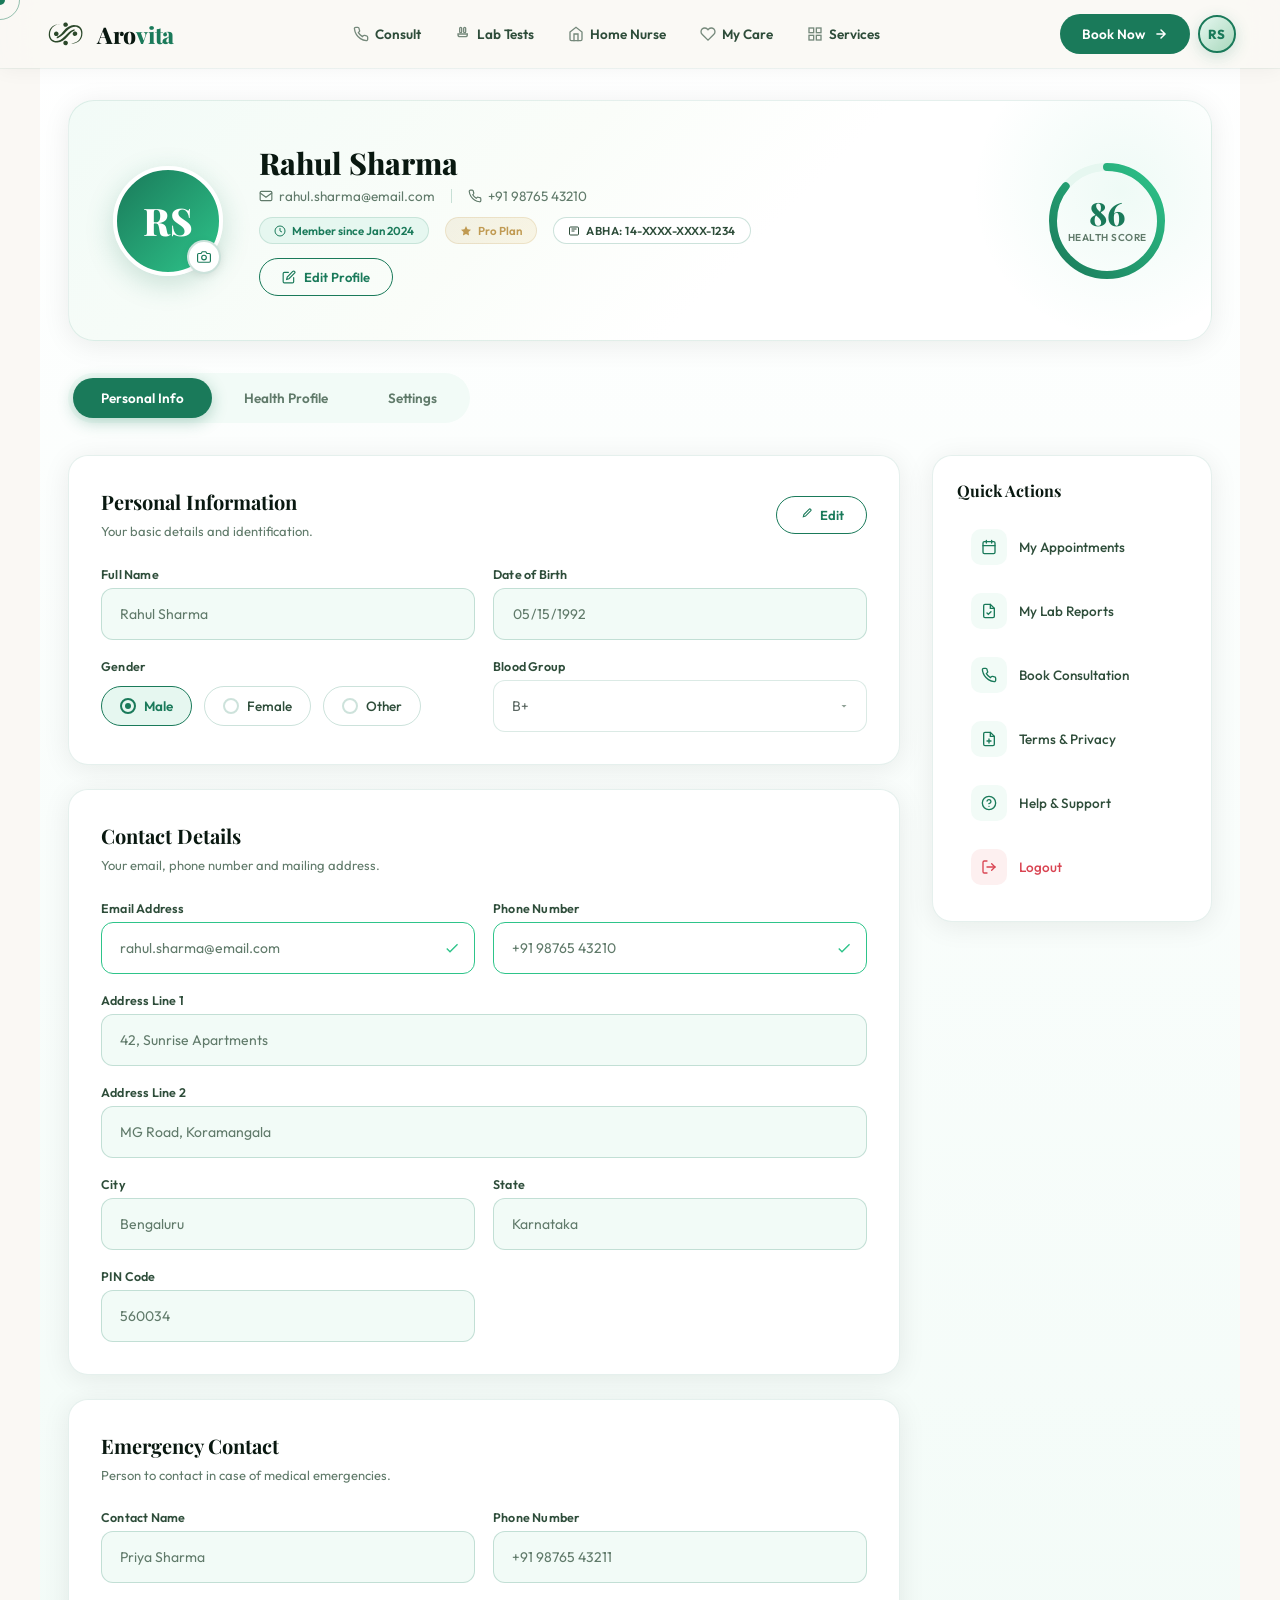
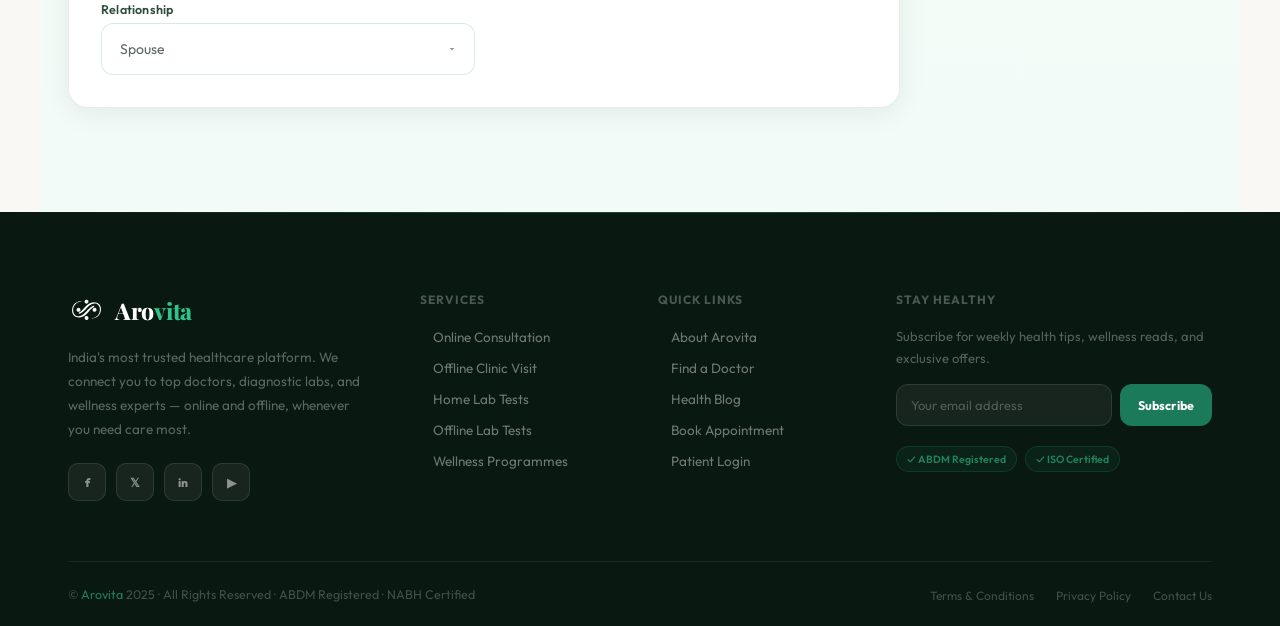
<file: profile.html>
<!DOCTYPE html>
<html lang="en">
<head>
<meta charset="UTF-8">
<meta name="viewport" content="width=device-width, initial-scale=1.0">
<title>My Profile — Arovita Healthcare</title>
<link href="https://fonts.googleapis.com/css2?family=Playfair+Display:ital,wght@0,400;0,700;0,800;1,400;1,700&family=Outfit:wght@300;400;500;600;700;800&display=swap" rel="stylesheet">
<style>
*,*::before,*::after{box-sizing:border-box;margin:0;padding:0}
:root{
  --g:#1A7A5A;--gm:#22A374;--gl:#2EC48A;--gp:#E6F7F0;--gxp:#F2FBF7;
  --dark:#091810;--dark2:#0D2118;--ink:#162820;--ink2:#2E4D3A;--muted:#607A6A;--hint:#A8C8B8;
  --cream:#FAF8F4;--white:#fff;--gold:#C09A52;--gold2:#E8B84B;
  --border:rgba(26,122,90,0.11);--border2:rgba(26,122,90,0.22);
  --sh:0 4px 28px rgba(9,24,16,0.08);--sh-lg:0 18px 56px rgba(9,24,16,0.13);
  --r:12px;--rl:20px;--rx:26px;
  --red:#D94452;--red-bg:#FDF0F0;--red-border:rgba(217,68,82,0.22);
}
html{scroll-behavior:smooth}
body{font-family:'Outfit',sans-serif;background:var(--cream);color:var(--ink);overflow-x:hidden;cursor:none}

.cursor{position:fixed;width:10px;height:10px;background:var(--g);border-radius:50%;pointer-events:none;z-index:9999;transform:translate(-50%,-50%);transition:transform .08s ease,width .25s,height .25s,background .25s}
.cursor-ring{position:fixed;width:40px;height:40px;border:1.5px solid rgba(26,122,90,.45);border-radius:50%;pointer-events:none;z-index:9998;transform:translate(-50%,-50%);transition:transform .18s ease,opacity .2s}
body:has(a:hover) .cursor,.cursor.hovered{width:18px;height:18px;background:var(--gl)}
body:has(a:hover) .cursor-ring,.cursor-ring.hovered{width:60px;height:60px;border-color:var(--gl);opacity:.5}
a,button,input,select,textarea,label{cursor:none}

a{text-decoration:none;color:inherit}
::-webkit-scrollbar{width:4px}::-webkit-scrollbar-thumb{background:linear-gradient(var(--gm),var(--gl));border-radius:4px}
.container{max-width:1200px;margin:0 auto;padding:0 28px}

/* BUTTONS */
.btn-green{display:inline-flex;align-items:center;gap:9px;background:var(--g);color:#fff;padding:15px 32px;border-radius:50px;font-size:14.5px;font-weight:600;border:none;cursor:none;transition:all .25s;position:relative;overflow:hidden;font-family:'Outfit',sans-serif}
.btn-green::before{content:'';position:absolute;inset:0;background:linear-gradient(135deg,transparent 30%,rgba(255,255,255,.12) 50%,transparent 70%);transform:translateX(-100%);transition:transform .5s}
.btn-green:hover::before{transform:translateX(100%)}
.btn-green:hover{background:var(--gm);transform:translateY(-2px);box-shadow:0 12px 32px rgba(26,122,90,.42)}
.btn-outline{display:inline-flex;align-items:center;gap:8px;background:transparent;color:var(--g);border:1.5px solid var(--g);padding:14px 30px;border-radius:50px;font-size:14.5px;font-weight:600;cursor:none;transition:all .25s;font-family:'Outfit',sans-serif}
.btn-outline:hover{background:var(--gp);transform:translateY(-2px)}
.btn-sm{padding:10px 22px;font-size:13px}
.btn-red-outline{display:inline-flex;align-items:center;gap:8px;background:transparent;color:var(--red);border:1.5px solid var(--red);padding:14px 30px;border-radius:50px;font-size:14.5px;font-weight:600;cursor:none;transition:all .25s;font-family:'Outfit',sans-serif}
.btn-red-outline:hover{background:var(--red-bg);transform:translateY(-2px)}

/* FADE-UP */
.fu{opacity:0;transform:translateY(32px);transition:opacity .7s cubic-bezier(.16,1,.3,1),transform .7s cubic-bezier(.16,1,.3,1)}
.fu.vis{opacity:1;transform:none}
.fu.d1{transition-delay:.08s}.fu.d2{transition-delay:.17s}.fu.d3{transition-delay:.26s}.fu.d4{transition-delay:.35s}

/* ===================== NAVBAR ===================== */
.navbar{position:fixed;top:0;left:0;right:0;z-index:1000;transition:all .35s;background:rgba(250,248,244,.85);backdrop-filter:blur(16px);-webkit-backdrop-filter:blur(16px);box-shadow:0 1px 20px rgba(9,24,16,.05),0 1px 0 rgba(26,122,90,.06)}
.navbar.sc{background:rgba(250,248,244,.97);backdrop-filter:blur(24px);-webkit-backdrop-filter:blur(24px);box-shadow:0 4px 32px rgba(9,24,16,.09),0 1px 0 rgba(26,122,90,.1)}
.nav-in{display:flex;align-items:center;justify-content:space-between;height:68px;padding:0 44px;max-width:1400px;margin:0 auto}
.nav-logo{display:flex;align-items:center;gap:11px;text-decoration:none}
.logo-svg-wrap{width:42px;height:42px;display:flex;align-items:center;justify-content:center}
.logo-svg-wrap img{width:100%;height:100%;object-fit:contain}
.nav-brand{font-family:'Playfair Display',serif;font-size:23px;font-weight:800;color:var(--dark);letter-spacing:-.3px}
.nav-brand span{color:var(--g)}
.nav-links{display:flex;align-items:center;gap:6px}
.nav-a{font-size:13.5px;font-weight:600;color:var(--ink2);transition:all .22s;position:relative;padding:8px 14px;border-radius:10px;display:inline-flex;align-items:center;gap:6px;text-decoration:none}
.nav-a svg{width:16px;height:16px;stroke:currentColor;fill:none;stroke-width:2;stroke-linecap:round;flex-shrink:0;opacity:.65;transition:opacity .22s}
.nav-a:hover svg{opacity:1}
.nav-a::after{content:'';position:absolute;bottom:2px;left:14px;right:14px;height:2px;background:linear-gradient(90deg,var(--g),var(--gl));transform:scaleX(0);transform-origin:left;transition:transform .25s cubic-bezier(.16,1,.3,1);border-radius:2px}
.nav-a:hover{color:var(--g);background:rgba(26,122,90,.04)}.nav-a:hover::after{transform:scaleX(1)}
.nav-a.active{color:var(--g);background:var(--gp)}.nav-a.active::after{transform:scaleX(1)}
.nav-right{display:flex;align-items:center;gap:8px}
.nav-profile{width:38px;height:38px;border-radius:50%;background:linear-gradient(135deg,var(--gp),#A8D8BC);display:flex;align-items:center;justify-content:center;font-size:13px;font-weight:800;color:var(--g);border:2px solid var(--border2);cursor:none;transition:all .22s;flex-shrink:0;text-decoration:none}
.nav-profile:hover{border-color:var(--g);transform:scale(1.08);box-shadow:0 4px 16px rgba(26,122,90,.2)}
.nav-cta{display:flex;align-items:center;gap:10px}
.hamburger{display:none;flex-direction:column;gap:5px;background:none;border:none;padding:8px;cursor:none}
.hamburger span{display:block;width:24px;height:2px;background:var(--ink);border-radius:2px;transition:all .3s}
.hamburger.open span:nth-child(1){transform:rotate(45deg) translate(5px,5px)}
.hamburger.open span:nth-child(2){opacity:0}
.hamburger.open span:nth-child(3){transform:rotate(-45deg) translate(5px,-5px)}
.mob-menu{display:none;position:fixed;top:68px;left:0;right:0;background:rgba(250,248,244,.98);backdrop-filter:blur(20px);padding:24px;flex-direction:column;gap:6px;box-shadow:0 12px 40px rgba(9,24,16,.1);z-index:999;transform:translateY(-10px);opacity:0;transition:all .3s}
.mob-menu.open{display:flex;transform:none;opacity:1}
.mob-menu a{font-size:15px;font-weight:500;color:var(--ink2);padding:12px 16px;border-radius:12px;transition:all .2s}
.mob-menu a:hover{background:var(--gp);color:var(--g)}
.mm-label{font-size:10.5px;font-weight:700;color:var(--muted);text-transform:uppercase;letter-spacing:1.2px;padding:14px 16px 4px;margin-top:4px}

/* ===================== PROFILE HEADER ===================== */
.profile-page{padding-top:100px;padding-bottom:80px;background:linear-gradient(180deg,#fff 0%,var(--gxp) 100%)}
.profile-header{background:linear-gradient(135deg,var(--gxp) 0%,#FAFDF9 40%,var(--white) 60%);border-radius:var(--rx);border:1px solid var(--border);box-shadow:var(--sh);padding:44px;position:relative;overflow:hidden}
.profile-header::before{content:'';position:absolute;top:-60px;right:-60px;width:300px;height:300px;background:radial-gradient(circle,rgba(46,196,138,.08),transparent 70%);pointer-events:none}
.profile-header-inner{display:flex;align-items:center;gap:36px}
.profile-avatar-wrap{position:relative;flex-shrink:0}
.profile-avatar{width:110px;height:110px;border-radius:50%;background:linear-gradient(135deg,var(--g),var(--gl));display:flex;align-items:center;justify-content:center;font-family:'Playfair Display',serif;font-size:38px;font-weight:800;color:white;border:4px solid white;box-shadow:0 8px 28px rgba(26,122,90,.22)}
.avatar-edit-btn{position:absolute;bottom:2px;right:2px;width:34px;height:34px;border-radius:50%;background:white;border:2px solid var(--border2);display:flex;align-items:center;justify-content:center;cursor:none;transition:all .2s;box-shadow:0 2px 8px rgba(0,0,0,.08)}
.avatar-edit-btn:hover{background:var(--gp);transform:scale(1.1)}
.profile-info{flex:1;min-width:0}
.profile-name{font-family:'Playfair Display',serif;font-size:30px;font-weight:800;color:var(--dark);margin-bottom:6px;line-height:1.2}
.profile-contact{display:flex;align-items:center;gap:16px;flex-wrap:wrap;font-size:13.5px;color:var(--muted);margin-bottom:12px}
.profile-contact svg{flex-shrink:0}
.profile-contact-item{display:inline-flex;align-items:center;gap:6px}
.profile-contact-sep{width:1px;height:14px;background:var(--border2)}
.profile-meta{display:flex;align-items:center;gap:16px;flex-wrap:wrap;margin-bottom:14px}
.profile-badge{display:inline-flex;align-items:center;gap:6px;font-size:11.5px;font-weight:600;padding:5px 14px;border-radius:20px}
.badge-plan{background:linear-gradient(135deg,rgba(192,154,82,.12),rgba(232,184,75,.12));color:var(--gold);border:1px solid rgba(192,154,82,.2)}
.badge-member{background:var(--gp);color:var(--g);border:1px solid rgba(26,122,90,.15)}
.badge-abha{background:var(--white);color:var(--ink2);border:1px solid var(--border2);font-family:'Outfit',monospace;letter-spacing:.5px}
.profile-header-right{display:flex;flex-direction:column;align-items:center;gap:16px;flex-shrink:0}
.health-score-ring{position:relative;width:120px;height:120px}
.health-score-ring svg{transform:rotate(-90deg)}
.health-score-ring circle{fill:none;stroke-width:8;stroke-linecap:round}
.ring-bg{stroke:var(--gp)}
.ring-fg{stroke:url(#scoreGrad);stroke-dasharray:339.292;stroke-dashoffset:339.292;transition:stroke-dashoffset 1.5s cubic-bezier(.16,1,.3,1)}
.ring-fg.animated{stroke-dashoffset:47.5}
.health-score-val{position:absolute;inset:0;display:flex;flex-direction:column;align-items:center;justify-content:center}
.health-score-num{font-family:'Playfair Display',serif;font-size:32px;font-weight:800;color:var(--g);line-height:1}
.health-score-lbl{font-size:10px;color:var(--muted);font-weight:600;margin-top:2px;text-transform:uppercase;letter-spacing:.5px}

/* ===================== TABS ===================== */
.tabs-nav{display:flex;gap:4px;background:var(--gxp);border-radius:50px;padding:5px;margin:32px 0;width:fit-content}
.tab-btn{padding:11px 28px;border-radius:50px;font-size:13.5px;font-weight:600;color:var(--muted);cursor:none;transition:all .25s;background:none;border:none;font-family:'Outfit',sans-serif;white-space:nowrap}
.tab-btn.active{background:var(--g);color:white;box-shadow:0 4px 16px rgba(26,122,90,.3)}
.tab-btn:hover:not(.active){color:var(--g);background:rgba(26,122,90,.06)}
.tab-panel{display:none;animation:tab-appear .4s ease both}
.tab-panel.active{display:block}
@keyframes tab-appear{from{opacity:0;transform:translateY(12px)}to{opacity:1;transform:none}}
.tabs-mobile-select{display:none;width:100%;padding:14px 18px;border-radius:var(--r);border:1.5px solid var(--border2);background:white;font-family:'Outfit',sans-serif;font-size:14px;font-weight:600;color:var(--ink);appearance:none;-webkit-appearance:none;background-image:url("data:image/svg+xml,%3Csvg xmlns='http://www.w3.org/2000/svg' width='12' height='12' fill='%23607A6A' viewBox='0 0 24 24'%3E%3Cpath d='M7 10l5 5 5-5z'/%3E%3C/svg%3E");background-repeat:no-repeat;background-position:right 16px center;cursor:none;outline:none;margin:32px 0}
.tabs-mobile-select:focus{border-color:var(--g)}

/* ===================== PAGE LAYOUT ===================== */
.profile-layout{display:grid;grid-template-columns:1fr 280px;gap:32px;align-items:start}

/* ===================== FORMS ===================== */
.form-card{background:white;border-radius:var(--rl);border:1px solid var(--border);padding:32px;box-shadow:var(--sh);margin-bottom:24px}
.form-card-title{font-family:'Playfair Display',serif;font-size:20px;font-weight:700;color:var(--dark);margin-bottom:6px}
.form-card-desc{font-size:13px;color:var(--muted);margin-bottom:24px;line-height:1.6}
.form-grid{display:grid;grid-template-columns:1fr 1fr;gap:18px}
.form-grid-3{display:grid;grid-template-columns:1fr 1fr 1fr;gap:18px}
.form-group{display:flex;flex-direction:column;gap:6px}
.form-group.full{grid-column:1/-1}
.form-label{font-size:12.5px;font-weight:600;color:var(--ink2);letter-spacing:.2px}
.form-input{height:52px;padding:0 18px;border:1.5px solid var(--border2);border-radius:var(--r);font-family:'Outfit',sans-serif;font-size:14px;color:var(--ink);background:white;outline:none;transition:all .25s;width:100%}
.form-input:focus{border-color:var(--g);box-shadow:0 0 0 3px rgba(26,122,90,.08)}
.form-input:disabled{background:var(--gxp);color:var(--muted);cursor:not-allowed}
.form-input.valid{border-color:var(--gl);background:url("data:image/svg+xml,%3Csvg xmlns='http://www.w3.org/2000/svg' width='16' height='16' fill='%232EC48A' viewBox='0 0 24 24'%3E%3Cpath d='M9 16.17L4.83 12l-1.42 1.41L9 19 21 7l-1.41-1.41z'/%3E%3C/svg%3E") no-repeat right 14px center;background-size:16px;padding-right:40px}
.form-input.error{border-color:var(--red);background:url("data:image/svg+xml,%3Csvg xmlns='http://www.w3.org/2000/svg' width='16' height='16' fill='%23D94452' viewBox='0 0 24 24'%3E%3Cpath d='M12 2C6.48 2 2 6.48 2 12s4.48 10 10 10 10-4.48 10-10S17.52 2 12 2zm1 15h-2v-2h2v2zm0-4h-2V7h2v6z'/%3E%3C/svg%3E") no-repeat right 14px center;background-size:16px;padding-right:40px}
.form-select{height:52px;padding:0 18px;border:1.5px solid var(--border2);border-radius:var(--r);font-family:'Outfit',sans-serif;font-size:14px;color:var(--ink);background:white;outline:none;transition:all .25s;width:100%;appearance:none;-webkit-appearance:none;background-image:url("data:image/svg+xml,%3Csvg xmlns='http://www.w3.org/2000/svg' width='12' height='12' fill='%23607A6A' viewBox='0 0 24 24'%3E%3Cpath d='M7 10l5 5 5-5z'/%3E%3C/svg%3E");background-repeat:no-repeat;background-position:right 16px center;cursor:none}
.form-select:focus{border-color:var(--g);box-shadow:0 0 0 3px rgba(26,122,90,.08)}
.form-textarea{padding:14px 18px;border:1.5px solid var(--border2);border-radius:var(--r);font-family:'Outfit',sans-serif;font-size:14px;color:var(--ink);background:white;outline:none;transition:all .25s;width:100%;resize:vertical;min-height:80px}
.form-textarea:focus{border-color:var(--g);box-shadow:0 0 0 3px rgba(26,122,90,.08)}
.form-actions{display:flex;gap:12px;margin-top:24px;justify-content:flex-end}
.radio-group{display:flex;gap:12px;flex-wrap:wrap;height:52px;align-items:center}
.radio-pill{display:flex;align-items:center;gap:8px;padding:10px 18px;border:1.5px solid var(--border2);border-radius:50px;cursor:none;transition:all .22s;font-size:13.5px;font-weight:500;color:var(--ink2)}
.radio-pill:hover{border-color:var(--g);background:var(--gxp)}
.radio-pill input{display:none}
.radio-pill.selected{border-color:var(--g);background:var(--gp);color:var(--g);font-weight:600}
.radio-dot{width:16px;height:16px;border-radius:50%;border:2px solid var(--border2);transition:all .22s;position:relative;flex-shrink:0}
.radio-pill.selected .radio-dot{border-color:var(--g)}
.radio-pill.selected .radio-dot::after{content:'';position:absolute;inset:3px;background:var(--g);border-radius:50%}

/* ===================== HEALTH PROFILE ===================== */
.health-survey-banner{background:linear-gradient(135deg,var(--gxp),rgba(46,196,138,.06));border:1px solid var(--border2);border-radius:var(--rl);padding:28px 32px;display:flex;align-items:center;justify-content:space-between;gap:24px;margin-bottom:24px;flex-wrap:wrap}
.survey-progress-wrap{flex:1;min-width:200px}
.survey-progress-label{font-size:14.5px;font-weight:600;color:var(--ink);margin-bottom:10px}
.survey-progress-bar{height:8px;background:var(--gp);border-radius:4px;overflow:hidden;position:relative}
.survey-progress-fill{height:100%;background:linear-gradient(90deg,var(--g),var(--gl));border-radius:4px;transition:width .8s cubic-bezier(.16,1,.3,1)}
.health-grid{display:grid;grid-template-columns:1fr 1fr;gap:18px;margin-bottom:24px}
.health-data-card{background:white;border-radius:16px;border:1px solid var(--border);padding:22px;transition:all .25s}
.health-data-card:hover{border-color:var(--border2);box-shadow:var(--sh)}
.hd-label{font-size:11.5px;color:var(--muted);font-weight:600;text-transform:uppercase;letter-spacing:.5px;margin-bottom:8px;display:flex;align-items:center;gap:6px}
.hd-value{font-family:'Playfair Display',serif;font-size:26px;font-weight:800;color:var(--dark);line-height:1}
.hd-unit{font-size:14px;font-family:'Outfit',sans-serif;font-weight:500;color:var(--muted);margin-left:4px}
.hd-badge{display:inline-flex;align-items:center;gap:4px;font-size:10.5px;font-weight:700;padding:3px 10px;border-radius:20px;margin-top:8px}
.hd-badge-green{background:var(--gp);color:var(--g)}
.chip-wrap{display:flex;flex-wrap:wrap;gap:8px;margin-top:8px}
.chip{display:inline-flex;align-items:center;gap:6px;padding:6px 14px;border-radius:20px;font-size:12.5px;font-weight:600;background:var(--gp);color:var(--g);border:1px solid rgba(26,122,90,.15)}
.chip-remove{width:16px;height:16px;border-radius:50%;background:rgba(26,122,90,.15);display:flex;align-items:center;justify-content:center;cursor:none;transition:all .2s;flex-shrink:0}
.chip-remove:hover{background:var(--red);color:white}
.chip-add{display:inline-flex;align-items:center;gap:4px;padding:6px 14px;border-radius:20px;font-size:12.5px;font-weight:600;background:white;color:var(--muted);border:1.5px dashed var(--border2);cursor:none;transition:all .2s}
.chip-add:hover{border-color:var(--g);color:var(--g);background:var(--gxp)}

/* Lifestyle pills */
.pill-group{display:flex;flex-wrap:wrap;gap:8px}
.pill{padding:10px 20px;border-radius:50px;font-size:13px;font-weight:600;border:1.5px solid var(--border2);background:white;color:var(--ink2);cursor:none;transition:all .22s;font-family:'Outfit',sans-serif}
.pill:hover{border-color:var(--g);background:var(--gxp)}
.pill.active{background:var(--g);color:white;border-color:var(--g);box-shadow:0 4px 14px rgba(26,122,90,.25)}

/* Survey stepper */
.survey-section{background:white;border-radius:var(--rl);border:1px solid var(--border);padding:32px;box-shadow:var(--sh);margin-bottom:24px;display:none}
.survey-section.open{display:block;animation:tab-appear .4s ease both}
.stepper{display:flex;align-items:center;gap:0;margin-bottom:32px;position:relative}
.step{display:flex;align-items:center;gap:10px;flex:1;position:relative}
.step::after{content:'';flex:1;height:2px;background:var(--gp);margin:0 8px}
.step:last-child::after{display:none}
.step:last-child{flex:none}
.step-circle{width:36px;height:36px;border-radius:50%;border:2px solid var(--border2);background:white;display:flex;align-items:center;justify-content:center;font-size:13px;font-weight:700;color:var(--muted);flex-shrink:0;transition:all .3s}
.step.active .step-circle{border-color:var(--g);background:var(--g);color:white;box-shadow:0 4px 14px rgba(26,122,90,.3)}
.step.done .step-circle{border-color:var(--gl);background:var(--gl);color:white}
.step.done::after{background:var(--gl)}
.step.active::after{background:linear-gradient(90deg,var(--gl),var(--gp))}
.step-label{font-size:11.5px;font-weight:600;color:var(--muted);white-space:nowrap;display:none}
.step.active .step-label,.step.done .step-label{color:var(--g);display:block}
.survey-step{display:none}
.survey-step.active{display:block;animation:tab-appear .3s ease both}
.survey-nav{display:flex;justify-content:space-between;margin-top:28px;padding-top:20px;border-top:1px solid var(--border)}
.checklist{display:flex;flex-direction:column;gap:10px}
.checklist-item{display:flex;align-items:center;gap:12px;padding:12px 16px;border:1.5px solid var(--border);border-radius:var(--r);cursor:none;transition:all .22s}
.checklist-item:hover{border-color:var(--border2);background:var(--gxp)}
.checklist-item.checked{border-color:var(--g);background:var(--gp)}
.checklist-box{width:22px;height:22px;border-radius:6px;border:2px solid var(--border2);display:flex;align-items:center;justify-content:center;flex-shrink:0;transition:all .22s}
.checklist-item.checked .checklist-box{background:var(--g);border-color:var(--g)}
.checklist-text{font-size:14px;font-weight:500;color:var(--ink2)}

/* ===================== SETTINGS ===================== */
.setting-group{margin-bottom:28px}
.setting-group-title{font-family:'Playfair Display',serif;font-size:17px;font-weight:700;color:var(--dark);margin-bottom:16px;display:flex;align-items:center;gap:10px}
.setting-row{display:flex;align-items:center;justify-content:space-between;padding:16px 0;border-bottom:1px solid var(--border)}
.setting-row:last-child{border-bottom:none}
.setting-info{display:flex;flex-direction:column;gap:2px}
.setting-name{font-size:14px;font-weight:600;color:var(--ink)}
.setting-desc{font-size:12px;color:var(--muted)}

/* Toggle switch */
.toggle{position:relative;width:48px;height:26px;flex-shrink:0}
.toggle input{display:none}
.toggle-track{position:absolute;inset:0;background:var(--border2);border-radius:13px;transition:all .3s;cursor:none}
.toggle-track::after{content:'';position:absolute;top:3px;left:3px;width:20px;height:20px;background:white;border-radius:50%;box-shadow:0 2px 6px rgba(0,0,0,.12);transition:all .3s}
.toggle input:checked+.toggle-track{background:linear-gradient(135deg,var(--g),var(--gl))}
.toggle input:checked+.toggle-track::after{transform:translateX(22px)}

.linked-row{display:flex;align-items:center;gap:14px;padding:16px 0;border-bottom:1px solid var(--border)}
.linked-row:last-child{border-bottom:none}
.linked-icon{width:40px;height:40px;border-radius:10px;display:flex;align-items:center;justify-content:center;flex-shrink:0}
.linked-info{flex:1}
.linked-name{font-size:14px;font-weight:600;color:var(--ink)}
.linked-status{font-size:12px;color:var(--muted)}
.linked-btn{padding:8px 18px;border-radius:50px;font-size:12px;font-weight:700;border:1.5px solid var(--border2);background:white;color:var(--ink2);cursor:none;transition:all .22s;font-family:'Outfit',sans-serif}
.linked-btn:hover{border-color:var(--g);color:var(--g);background:var(--gxp)}
.linked-btn.connected{border-color:var(--red-border);color:var(--red)}
.linked-btn.connected:hover{background:var(--red-bg)}

.danger-zone{border:1.5px solid var(--red-border);border-radius:var(--rl);padding:28px;background:var(--red-bg)}
.danger-title{font-size:15px;font-weight:700;color:var(--red);margin-bottom:6px;display:flex;align-items:center;gap:8px}
.danger-desc{font-size:13px;color:var(--muted);line-height:1.6;margin-bottom:16px}

/* ===================== SIDEBAR ===================== */
.sidebar{display:flex;flex-direction:column;gap:12px;position:sticky;top:108px}
.sidebar-card{background:white;border-radius:var(--rl);border:1px solid var(--border);padding:24px;box-shadow:var(--sh)}
.sidebar-title{font-family:'Playfair Display',serif;font-size:16px;font-weight:700;color:var(--dark);margin-bottom:16px}
.sidebar-link{display:flex;align-items:center;gap:12px;padding:12px 14px;border-radius:var(--r);font-size:13.5px;font-weight:500;color:var(--ink2);transition:all .22s;margin-bottom:4px}
.sidebar-link:last-child{margin-bottom:0}
.sidebar-link:hover{background:var(--gxp);color:var(--g)}
.sidebar-link svg{flex-shrink:0}
.sidebar-link-ic{width:36px;height:36px;border-radius:10px;background:var(--gxp);display:flex;align-items:center;justify-content:center;flex-shrink:0;transition:all .22s}
.sidebar-link:hover .sidebar-link-ic{background:var(--gp)}
.logout-link{color:var(--red) !important}
.logout-link:hover{background:var(--red-bg) !important}
.logout-link .sidebar-link-ic{background:var(--red-bg) !important}

/* ===================== MODAL ===================== */
.modal-overlay{display:none;position:fixed;inset:0;background:rgba(9,24,16,.5);backdrop-filter:blur(6px);z-index:2000;align-items:center;justify-content:center;padding:24px}
.modal-overlay.open{display:flex}
.modal{background:white;border-radius:var(--rl);padding:36px;max-width:480px;width:100%;box-shadow:var(--sh-lg);animation:modal-in .3s ease both}
@keyframes modal-in{from{opacity:0;transform:scale(.95) translateY(12px)}to{opacity:1;transform:none}}
.modal-title{font-family:'Playfair Display',serif;font-size:22px;font-weight:700;color:var(--dark);margin-bottom:8px}
.modal-desc{font-size:13.5px;color:var(--muted);line-height:1.6;margin-bottom:24px}
.modal-actions{display:flex;gap:12px;justify-content:flex-end;margin-top:24px}
.checkbox-row{display:flex;align-items:center;gap:10px;cursor:none;margin-top:16px}
.custom-checkbox{width:20px;height:20px;border-radius:6px;border:2px solid var(--border2);display:flex;align-items:center;justify-content:center;flex-shrink:0;transition:all .22s;cursor:none}
.custom-checkbox.checked{background:var(--red);border-color:var(--red)}
.checkbox-label{font-size:13px;font-weight:500;color:var(--ink2)}

/* ===================== FOOTER ===================== */
.footer{padding:80px 0 0;background:var(--dark);position:relative;overflow:hidden}
.footer::before{content:'';position:absolute;top:0;left:0;right:0;height:1px;background:linear-gradient(90deg,transparent,rgba(46,196,138,.3) 40%,rgba(46,196,138,.3) 60%,transparent)}
.footer-grid{display:grid;grid-template-columns:1.6fr 1fr 1fr 1.4fr;gap:48px;margin-bottom:60px}
.footer-logo{display:flex;align-items:center;gap:11px;margin-bottom:18px}
.footer-brand{font-family:'Playfair Display',serif;font-size:23px;font-weight:800;color:white;letter-spacing:-.3px}
.footer-brand span{color:var(--gl)}
.footer-desc{font-size:13.5px;color:rgba(255,255,255,.34);line-height:1.76;margin-bottom:22px}
.footer-social{display:flex;gap:10px}
.fsb{width:38px;height:38px;border-radius:10px;background:rgba(255,255,255,.06);border:1px solid rgba(255,255,255,.1);display:flex;align-items:center;justify-content:center;font-size:12px;font-weight:800;color:rgba(255,255,255,.5);cursor:none;transition:all .22s}
.fsb:hover{background:var(--g);color:white;border-color:var(--g);transform:translateY(-3px)}
.footer-h{font-size:12px;font-weight:700;text-transform:uppercase;letter-spacing:1px;color:rgba(255,255,255,.28);margin-bottom:18px}
.footer-links{list-style:none;display:flex;flex-direction:column;gap:10px}
.footer-links a{font-size:13.5px;color:rgba(255,255,255,.42);transition:color .18s;display:inline-flex;align-items:center;gap:6px}
.footer-links a::before{content:'→';font-size:11px;opacity:0;transform:translateX(-8px);transition:all .2s}
.footer-links a:hover{color:rgba(255,255,255,.8)}.footer-links a:hover::before{opacity:1;transform:none}
.nl-form{display:flex;gap:8px}
.nl-input{flex:1;background:rgba(255,255,255,.06);border:1px solid rgba(255,255,255,.1);border-radius:12px;padding:12px 14px;color:white;font-size:13px;font-family:'Outfit',sans-serif;outline:none;transition:border .2s}
.nl-input::placeholder{color:rgba(255,255,255,.25)}
.nl-input:focus{border-color:var(--g)}
.nl-btn{background:var(--g);color:white;border:none;border-radius:12px;padding:12px 18px;font-size:12.5px;font-weight:700;cursor:none;transition:all .22s;font-family:'Outfit',sans-serif;white-space:nowrap}
.nl-btn:hover{background:var(--gm)}
.footer-bottom{border-top:1px solid rgba(255,255,255,.07);padding:22px 0;display:flex;align-items:center;justify-content:space-between;flex-wrap:wrap;gap:12px}
.footer-copy{font-size:12.5px;color:rgba(255,255,255,.24)}
.footer-copy a{color:rgba(46,196,138,.6);transition:color .18s}.footer-copy a:hover{color:var(--gl)}
.footer-links2{list-style:none;display:flex;gap:22px}
.footer-links2 a{font-size:12px;color:rgba(255,255,255,.24);transition:color .18s}.footer-links2 a:hover{color:rgba(255,255,255,.6)}

/* SCROLL TOP */
.stb{position:fixed;bottom:28px;right:28px;width:48px;height:48px;border-radius:50%;background:linear-gradient(135deg,var(--g),var(--gl));display:flex;align-items:center;justify-content:center;cursor:none;opacity:0;transform:translateY(20px) scale(.8);transition:all .3s;z-index:999;box-shadow:0 6px 20px rgba(26,122,90,.4)}
.stb.show{opacity:1;transform:none}
.stb:hover{transform:translateY(-3px) scale(1.08);box-shadow:0 10px 28px rgba(26,122,90,.5)}
.stb svg{width:20px;height:20px}

/* ===================== RESPONSIVE ===================== */
@media(hover:none){body{cursor:auto}.cursor,.cursor-ring{display:none}a,button,input,select,textarea,label{cursor:pointer}}

@media(max-width:900px){
  .nav-links,.nav-cta,.nav-profile{display:none}
  .hamburger{display:flex}
  .nav-in{padding:0 20px;height:62px}
  .navbar{box-shadow:0 1px 16px rgba(9,24,16,.06),0 1px 0 rgba(26,122,90,.06)}
  .container{padding:0 22px}
  .profile-layout{grid-template-columns:1fr}
  .sidebar{position:static;flex-direction:row;overflow-x:auto;gap:12px;-webkit-overflow-scrolling:touch}
  .sidebar::-webkit-scrollbar{display:none}
  .sidebar-card{min-width:260px;flex-shrink:0}
  .health-grid{grid-template-columns:1fr 1fr}
  .form-grid{grid-template-columns:1fr}
  .form-grid-3{grid-template-columns:1fr}
  .form-group.full{grid-column:1}
  .step-label{display:none !important}
  .profile-header-inner{flex-wrap:wrap;gap:24px}
  .profile-header{padding:32px 24px}
  .health-survey-banner{flex-direction:column;text-align:center;gap:18px}
  .footer{padding:56px 0 0}
  .footer-grid{grid-template-columns:1fr 1fr;gap:32px;margin-bottom:40px}
  .footer-brand{font-size:20px}
  .footer-desc{font-size:12.5px}
  .footer-h{font-size:11px}
  .footer-links a{font-size:12.5px}
  .footer-bottom{padding:18px 0;gap:10px}
  .footer-copy{font-size:11.5px}
  .footer-links2{gap:16px}
  .footer-links2 a{font-size:11px}
}
@media(max-width:600px){
  .container{padding:0 16px}
  .nav-in{padding:0 16px;height:58px}
  .nav-brand{font-size:20px}
  .logo-svg-wrap{width:36px;height:36px}
  .profile-page{padding-top:84px;padding-bottom:52px}
  .profile-header-inner{flex-direction:column;text-align:center;gap:20px}
  .profile-header{padding:24px 18px;border-radius:20px}
  .profile-avatar{width:85px;height:85px;font-size:28px;border-width:3px}
  .avatar-edit-btn{width:30px;height:30px}
  .profile-name{font-size:24px}
  .profile-contact{justify-content:center;font-size:12px;gap:8px}
  .profile-contact-sep{height:12px}
  .profile-meta{justify-content:center;gap:8px}
  .profile-badge{font-size:10.5px;padding:4px 10px}
  .profile-header-right{width:100%}
  .health-score-ring{width:100px;height:100px}
  .health-score-ring svg{width:100px;height:100px}
  .health-score-num{font-size:26px}
  .health-score-lbl{font-size:9px}
  .tabs-nav{display:none}
  .tabs-mobile-select{display:block;margin:24px 0}
  .sidebar{flex-direction:column;gap:10px}
  .sidebar-card{min-width:auto}
  .sidebar-link{padding:10px 12px;font-size:12.5px}
  .sidebar-link-ic{width:32px;height:32px;border-radius:8px}
  .form-card{padding:22px 16px;border-radius:18px}
  .form-card-title{font-size:18px}
  .form-card-desc{font-size:12px}
  .form-input{height:46px;padding:0 14px;font-size:13px}
  .form-select{height:46px;padding:0 14px;font-size:13px}
  .form-textarea{padding:12px 14px;font-size:13px}
  .form-label{font-size:11.5px}
  .radio-group{gap:8px;height:auto;flex-wrap:wrap}
  .radio-pill{padding:8px 14px;font-size:12.5px}
  .radio-dot{width:14px;height:14px}
  .health-grid{grid-template-columns:1fr;gap:12px}
  .health-data-card{padding:18px;border-radius:14px}
  .hd-value{font-size:22px}
  .hd-label{font-size:10.5px}
  .hd-badge{font-size:9.5px}
  .chip{padding:5px 12px;font-size:11.5px}
  .chip-add{padding:5px 12px;font-size:11.5px}
  .pill-group{gap:6px}
  .pill{padding:8px 16px;font-size:12px}
  .health-survey-banner{padding:22px 18px;border-radius:16px}
  .survey-progress-label{font-size:13px}
  .survey-section{padding:22px 16px;border-radius:18px}
  .stepper{flex-wrap:wrap;gap:6px}
  .step::after{display:none}
  .step-circle{width:32px;height:32px;font-size:12px}
  .survey-nav{flex-direction:column;gap:10px}
  .survey-nav .btn-outline,.survey-nav .btn-green{width:100%;justify-content:center}
  .checklist-item{padding:10px 12px;font-size:13px}
  .checklist-box{width:20px;height:20px}
  .setting-row{padding:14px 0;flex-wrap:wrap;gap:10px}
  .setting-name{font-size:13px}
  .setting-desc{font-size:11px}
  .toggle{width:44px;height:24px}
  .linked-row{padding:14px 0;gap:10px;flex-wrap:wrap}
  .linked-icon{width:36px;height:36px;border-radius:8px}
  .linked-name{font-size:13px}
  .linked-status{font-size:11px}
  .linked-btn{padding:6px 14px;font-size:11px}
  .danger-zone{padding:20px 16px;border-radius:16px}
  .danger-title{font-size:14px}
  .danger-desc{font-size:12px}
  .modal{padding:24px 18px;border-radius:20px;width:96%}
  .modal-title{font-size:20px}
  .modal-desc{font-size:12.5px}
  .footer{padding:44px 0 0}
  .footer-grid{grid-template-columns:1fr;gap:28px;margin-bottom:32px}
  .nl-form{flex-direction:column;gap:10px}
  .footer-bottom{flex-direction:column;align-items:center;text-align:center;padding:16px 0}
  .footer-links2{gap:14px;flex-wrap:wrap;justify-content:center}
  .stb{bottom:20px;right:20px;width:42px;height:42px}
}
@media(max-width:380px){
  .container{padding:0 12px}
  .profile-name{font-size:21px}
  .profile-avatar{width:75px;height:75px;font-size:24px}
  .form-card{padding:18px 12px}
  .form-card-title{font-size:16px}
  .health-data-card{padding:14px}
  .hd-value{font-size:20px}
  .pill{padding:7px 13px;font-size:11px}
}
</style>
</head>
<body>

<div class="cursor" id="cur"></div>
<div class="cursor-ring" id="curRing"></div>

<!-- NAVBAR -->
<nav class="navbar" id="nav">
  <div class="nav-in">
    <a href="index.html" class="nav-logo">
      <div class="logo-svg-wrap">
        <img src="logoPoppins.svg" alt="Arovita" width="42" height="42">
      </div>
      <span class="nav-brand">Aro<span>vita</span></span>
    </a>
    <div class="nav-links">
      <a href="consult.html" class="nav-a"><svg viewBox="0 0 24 24"><path d="M22 16.92v3a2 2 0 0 1-2.18 2 19.79 19.79 0 0 1-8.63-3.07 19.5 19.5 0 0 1-6-6 19.79 19.79 0 0 1-3.07-8.67A2 2 0 0 1 4.11 2h3a2 2 0 0 1 2 1.72c.127.96.361 1.903.7 2.81a2 2 0 0 1-.45 2.11L8.09 9.91a16 16 0 0 0 6 6l1.27-1.27a2 2 0 0 1 2.11-.45c.907.339 1.85.573 2.81.7A2 2 0 0 1 22 16.92z"/></svg> Consult</a>
      <a href="lab-tests.html" class="nav-a"><svg viewBox="0 0 24 24"><path d="M14.5 10c-.83 0-1.5-.67-1.5-1.5v-5c0-.83.67-1.5 1.5-1.5s1.5.67 1.5 1.5v5c0 .83-.67 1.5-1.5 1.5z"/><path d="M8.5 10c-.83 0-1.5-.67-1.5-1.5v-5C7 2.67 7.67 2 8.5 2S10 2.67 10 3.5v5c0 .83-.67 1.5-1.5 1.5z"/><path d="M15.5 16h-8a3 3 0 01-3-3v-1h14v1a3 3 0 01-3 3z"/></svg> Lab Tests</a>
      <a href="home-nurse.html" class="nav-a"><svg viewBox="0 0 24 24"><path d="M3 9l9-7 9 7v11a2 2 0 0 1-2 2H5a2 2 0 0 1-2-2z"/><polyline points="9 22 9 12 15 12 15 22"/></svg> Home Nurse</a>
      <a href="my-care.html" class="nav-a"><svg viewBox="0 0 24 24"><path d="M20.84 4.61a5.5 5.5 0 0 0-7.78 0L12 5.67l-1.06-1.06a5.5 5.5 0 0 0-7.78 7.78l1.06 1.06L12 21.23l7.78-7.78 1.06-1.06a5.5 5.5 0 0 0 0-7.78z"/></svg> My Care</a>
      <a href="services.html" class="nav-a"><svg viewBox="0 0 24 24"><rect x="3" y="3" width="7" height="7"/><rect x="14" y="3" width="7" height="7"/><rect x="3" y="14" width="7" height="7"/><rect x="14" y="14" width="7" height="7"/></svg> Services</a>
    </div>
    <div class="nav-right">
      <div class="nav-cta">
        <a href="consult.html" class="btn-green" style="padding:11px 22px;font-size:13.5px">Book Now <svg viewBox="0 0 24 24" width="14" height="14" fill="none" stroke="currentColor" stroke-width="2.5" stroke-linecap="round"><path d="M5 12h14M12 5l7 7-7 7"/></svg></a>
      </div>
      <a href="profile.html" class="nav-profile" title="My Profile" style="border-color:var(--g);box-shadow:0 4px 16px rgba(26,122,90,.2)">RS</a>
    </div>
    <button class="hamburger" id="hamburger" onclick="var m=document.getElementById('mobMenu'),o=m.classList.toggle('open');this.classList.toggle('open');document.body.style.overflow=o?'hidden':''">
      <span></span><span></span><span></span>
    </button>
  </div>
</nav>
<div class="mob-menu" id="mobMenu">
  <div class="mm-label">Quick Access</div>
  <a href="consult.html">Consult</a>
  <a href="lab-tests.html">Lab Tests</a>
  <a href="home-nurse.html">Home Nurse</a>
  <a href="my-care.html">My Care</a>
  <div class="mm-label">Explore</div>
  <a href="services.html">Services</a>
  <a href="find-doctor.html">Find Doctor</a>
  <a href="about.html">About</a>
  <a href="pricing.html">Pricing</a>
  <a href="blog.html">Blog</a>
  <div class="mm-label">Account</div>
  <a href="profile.html">Profile</a>
  <div class="mm-label" style="margin-top:8px"></div>
  <a href="#" class="btn-outline" style="justify-content:center;font-size:14px">Sign In</a>
  <a href="consult.html" class="btn-green" style="justify-content:center;margin-top:4px">Book Now</a>
</div>

<!-- MAIN CONTENT -->
<div class="container profile-page">

  <!-- PROFILE HEADER -->
  <div class="profile-header fu">
    <div class="profile-header-inner">
      <div class="profile-avatar-wrap">
        <div class="profile-avatar">RS</div>
        <button class="avatar-edit-btn" title="Change photo">
          <svg viewBox="0 0 24 24" width="14" height="14" fill="none" stroke="var(--g)" stroke-width="2" stroke-linecap="round"><path d="M23 19a2 2 0 0 1-2 2H3a2 2 0 0 1-2-2V8a2 2 0 0 1 2-2h4l2-3h6l2 3h4a2 2 0 0 1 2 2z"/><circle cx="12" cy="13" r="4"/></svg>
        </button>
      </div>
      <div class="profile-info">
        <h1 class="profile-name">Rahul Sharma</h1>
        <div class="profile-contact">
          <span class="profile-contact-item">
            <svg viewBox="0 0 24 24" width="14" height="14" fill="none" stroke="var(--muted)" stroke-width="2" stroke-linecap="round"><rect x="2" y="4" width="20" height="16" rx="2"/><path d="M22 7l-10 7L2 7"/></svg>
            rahul.sharma@email.com
          </span>
          <span class="profile-contact-sep"></span>
          <span class="profile-contact-item">
            <svg viewBox="0 0 24 24" width="14" height="14" fill="none" stroke="var(--muted)" stroke-width="2" stroke-linecap="round"><path d="M22 16.92v3a2 2 0 0 1-2.18 2 19.79 19.79 0 0 1-8.63-3.07 19.5 19.5 0 0 1-6-6 19.79 19.79 0 0 1-3.07-8.67A2 2 0 0 1 4.11 2h3a2 2 0 0 1 2 1.72c.127.96.361 1.903.7 2.81a2 2 0 0 1-.45 2.11L8.09 9.91a16 16 0 0 0 6 6l1.27-1.27a2 2 0 0 1 2.11-.45c.907.339 1.85.573 2.81.7A2 2 0 0 1 22 16.92z"/></svg>
            +91 98765 43210
          </span>
        </div>
        <div class="profile-meta">
          <span class="profile-badge badge-member">
            <svg viewBox="0 0 24 24" width="12" height="12" fill="none" stroke="currentColor" stroke-width="2"><circle cx="12" cy="12" r="10"/><path d="M12 6v6l4 2"/></svg>
            Member since Jan 2024
          </span>
          <span class="profile-badge badge-plan">
            <svg viewBox="0 0 24 24" width="12" height="12" fill="currentColor"><path d="M12 2L15.09 8.26L22 9.27L17 14.14L18.18 21.02L12 17.77L5.82 21.02L7 14.14L2 9.27L8.91 8.26L12 2Z"/></svg>
            Pro Plan
          </span>
          <span class="profile-badge badge-abha">
            <svg viewBox="0 0 24 24" width="12" height="12" fill="none" stroke="currentColor" stroke-width="2"><rect x="3" y="4" width="18" height="16" rx="2"/><path d="M7 8h10M7 12h6"/></svg>
            ABHA: 14-XXXX-XXXX-1234
          </span>
        </div>
        <button class="btn-outline btn-sm" id="editProfileBtn" onclick="toggleEditMode()">
          <svg viewBox="0 0 24 24" width="14" height="14" fill="none" stroke="currentColor" stroke-width="2" stroke-linecap="round"><path d="M11 4H4a2 2 0 0 0-2 2v14a2 2 0 0 0 2 2h14a2 2 0 0 0 2-2v-7"/><path d="M18.5 2.5a2.121 2.121 0 0 1 3 3L12 15l-4 1 1-4 9.5-9.5z"/></svg>
          Edit Profile
        </button>
      </div>
      <div class="profile-header-right">
        <div class="health-score-ring" id="healthRing">
          <svg viewBox="0 0 120 120" width="120" height="120">
            <defs>
              <linearGradient id="scoreGrad" x1="0%" y1="0%" x2="100%" y2="100%">
                <stop offset="0%" stop-color="var(--g)"/>
                <stop offset="100%" stop-color="var(--gl)"/>
              </linearGradient>
            </defs>
            <circle class="ring-bg" cx="60" cy="60" r="54"/>
            <circle class="ring-fg" id="ringFg" cx="60" cy="60" r="54"/>
          </svg>
          <div class="health-score-val">
            <span class="health-score-num" id="scoreNum">0</span>
            <span class="health-score-lbl">Health Score</span>
          </div>
        </div>
      </div>
    </div>
  </div>

  <!-- TABS -->
  <div class="tabs-nav" id="tabsNav">
    <button class="tab-btn active" data-tab="personal" onclick="switchTab('personal')">Personal Info</button>
    <button class="tab-btn" data-tab="health" onclick="switchTab('health')">Health Profile</button>
    <button class="tab-btn" data-tab="settings" onclick="switchTab('settings')">Settings</button>
  </div>
  <select class="tabs-mobile-select" id="tabsMobile" onchange="switchTab(this.value)">
    <option value="personal">Personal Info</option>
    <option value="health">Health Profile</option>
    <option value="settings">Settings</option>
  </select>

  <div class="profile-layout">
    <div>

      <!-- ==================== PERSONAL INFO TAB ==================== -->
      <div class="tab-panel active" id="tab-personal">
        <div class="form-card fu">
          <div style="display:flex;align-items:center;justify-content:space-between;margin-bottom:24px;flex-wrap:wrap;gap:12px">
            <div>
              <div class="form-card-title">Personal Information</div>
              <div class="form-card-desc" style="margin-bottom:0">Your basic details and identification.</div>
            </div>
            <button class="btn-outline btn-sm edit-toggle" onclick="toggleEditMode()">
              <svg viewBox="0 0 24 24" width="13" height="13" fill="none" stroke="currentColor" stroke-width="2" stroke-linecap="round"><path d="M18.5 2.5a2.121 2.121 0 0 1 3 3L12 15l-4 1 1-4 9.5-9.5z"/></svg>
              Edit
            </button>
          </div>
          <div class="form-grid">
            <div class="form-group">
              <label class="form-label">Full Name</label>
              <input type="text" class="form-input" value="Rahul Sharma" disabled>
            </div>
            <div class="form-group">
              <label class="form-label">Date of Birth</label>
              <input type="date" class="form-input" value="1992-05-15" disabled>
            </div>
            <div class="form-group">
              <label class="form-label">Gender</label>
              <div class="radio-group">
                <label class="radio-pill selected" onclick="selectRadio(this)">
                  <input type="radio" name="gender" value="male" checked disabled>
                  <span class="radio-dot"></span> Male
                </label>
                <label class="radio-pill" onclick="selectRadio(this)">
                  <input type="radio" name="gender" value="female" disabled>
                  <span class="radio-dot"></span> Female
                </label>
                <label class="radio-pill" onclick="selectRadio(this)">
                  <input type="radio" name="gender" value="other" disabled>
                  <span class="radio-dot"></span> Other
                </label>
              </div>
            </div>
            <div class="form-group">
              <label class="form-label">Blood Group</label>
              <select class="form-select" disabled>
                <option>A+</option><option>A-</option><option selected>B+</option><option>B-</option><option>AB+</option><option>AB-</option><option>O+</option><option>O-</option>
              </select>
            </div>
          </div>
        </div>

        <div class="form-card fu d1">
          <div class="form-card-title">Contact Details</div>
          <div class="form-card-desc">Your email, phone number and mailing address.</div>
          <div class="form-grid">
            <div class="form-group">
              <label class="form-label">Email Address</label>
              <input type="email" class="form-input valid" value="rahul.sharma@email.com" disabled>
            </div>
            <div class="form-group">
              <label class="form-label">Phone Number</label>
              <input type="tel" class="form-input valid" value="+91 98765 43210" disabled>
            </div>
            <div class="form-group full">
              <label class="form-label">Address Line 1</label>
              <input type="text" class="form-input" value="42, Sunrise Apartments" disabled>
            </div>
            <div class="form-group full">
              <label class="form-label">Address Line 2</label>
              <input type="text" class="form-input" value="MG Road, Koramangala" disabled>
            </div>
            <div class="form-group">
              <label class="form-label">City</label>
              <input type="text" class="form-input" value="Bengaluru" disabled>
            </div>
            <div class="form-group">
              <label class="form-label">State</label>
              <input type="text" class="form-input" value="Karnataka" disabled>
            </div>
            <div class="form-group">
              <label class="form-label">PIN Code</label>
              <input type="text" class="form-input" value="560034" disabled>
            </div>
          </div>
        </div>

        <div class="form-card fu d2">
          <div class="form-card-title">Emergency Contact</div>
          <div class="form-card-desc">Person to contact in case of medical emergencies.</div>
          <div class="form-grid">
            <div class="form-group">
              <label class="form-label">Contact Name</label>
              <input type="text" class="form-input" value="Priya Sharma" disabled>
            </div>
            <div class="form-group">
              <label class="form-label">Phone Number</label>
              <input type="tel" class="form-input" value="+91 98765 43211" disabled>
            </div>
            <div class="form-group">
              <label class="form-label">Relationship</label>
              <select class="form-select" disabled>
                <option selected>Spouse</option><option>Parent</option><option>Sibling</option><option>Friend</option><option>Other</option>
              </select>
            </div>
          </div>
          <div class="form-actions" id="saveActions" style="display:none">
            <button class="btn-outline btn-sm" onclick="toggleEditMode()">Cancel</button>
            <button class="btn-green btn-sm" onclick="saveChanges()">
              <svg viewBox="0 0 24 24" width="14" height="14" fill="none" stroke="currentColor" stroke-width="2.5" stroke-linecap="round"><polyline points="20 6 9 17 4 12"/></svg>
              Save Changes
            </button>
          </div>
        </div>
      </div>

      <!-- ==================== HEALTH PROFILE TAB ==================== -->
      <div class="tab-panel" id="tab-health">

        <div class="health-survey-banner fu">
          <div class="survey-progress-wrap">
            <div class="survey-progress-label">Your Health Profile is <strong>80%</strong> complete</div>
            <div class="survey-progress-bar">
              <div class="survey-progress-fill" style="width:80%"></div>
            </div>
          </div>
          <button class="btn-green btn-sm" onclick="toggleSurvey()">
            <svg viewBox="0 0 24 24" width="14" height="14" fill="none" stroke="currentColor" stroke-width="2" stroke-linecap="round"><path d="M9 11l3 3L22 4"/><path d="M21 12v7a2 2 0 0 1-2 2H5a2 2 0 0 1-2-2V5a2 2 0 0 1 2-2h11"/></svg>
            Complete Health Survey
          </button>
        </div>

        <div class="form-card fu d1">
          <div class="form-card-title">Current Health Data</div>
          <div class="form-card-desc">Your key health metrics at a glance.</div>
          <div class="health-grid">
            <div class="health-data-card">
              <div class="hd-label">
                <svg viewBox="0 0 24 24" width="14" height="14" fill="none" stroke="var(--g)" stroke-width="2" stroke-linecap="round"><path d="M12 2v20M2 12h20"/></svg>
                Height
              </div>
              <div class="hd-value">175<span class="hd-unit">cm</span></div>
            </div>
            <div class="health-data-card">
              <div class="hd-label">
                <svg viewBox="0 0 24 24" width="14" height="14" fill="none" stroke="var(--g)" stroke-width="2" stroke-linecap="round"><circle cx="12" cy="12" r="10"/><path d="M12 6v6l4 2"/></svg>
                Weight
              </div>
              <div class="hd-value">72<span class="hd-unit">kg</span></div>
            </div>
            <div class="health-data-card">
              <div class="hd-label">
                <svg viewBox="0 0 24 24" width="14" height="14" fill="none" stroke="var(--g)" stroke-width="2" stroke-linecap="round"><rect x="2" y="3" width="20" height="18" rx="2"/><path d="M8 7v10M16 7v10M2 12h20"/></svg>
                BMI
              </div>
              <div class="hd-value">23.5</div>
              <div class="hd-badge hd-badge-green">
                <svg viewBox="0 0 24 24" width="10" height="10" fill="none" stroke="currentColor" stroke-width="2.5"><polyline points="20 6 9 17 4 12"/></svg>
                Normal
              </div>
            </div>
            <div class="health-data-card">
              <div class="hd-label">
                <svg viewBox="0 0 24 24" width="14" height="14" fill="none" stroke="var(--g)" stroke-width="2" stroke-linecap="round"><path d="M12 21C12 21 4 14.36 4 8.5C4 5.42 6.42 3 9.5 3c1.74 0 3.41.81 4.5 2.09A5.99 5.99 0 0 1 18.5 3C21.58 3 24 5.42 24 8.5 24 14.36 12 21 12 21z"/></svg>
                Blood Group
              </div>
              <div class="hd-value">B+</div>
            </div>
            <div class="health-data-card">
              <div class="hd-label">
                <svg viewBox="0 0 24 24" width="14" height="14" fill="none" stroke="var(--g)" stroke-width="2" stroke-linecap="round"><path d="M12 9v2m0 4h.01M5.07 19H19a2 2 0 0 0 1.75-2.97L13.75 4a2 2 0 0 0-3.5 0L3.32 16.03A2 2 0 0 0 5.07 19z"/></svg>
                Allergies
              </div>
              <div class="chip-wrap">
                <span class="chip">Penicillin <span class="chip-remove" onclick="this.parentElement.remove()"><svg viewBox="0 0 24 24" width="8" height="8" fill="none" stroke="currentColor" stroke-width="3"><path d="M18 6L6 18M6 6l12 12"/></svg></span></span>
                <span class="chip">Dust <span class="chip-remove" onclick="this.parentElement.remove()"><svg viewBox="0 0 24 24" width="8" height="8" fill="none" stroke="currentColor" stroke-width="3"><path d="M18 6L6 18M6 6l12 12"/></svg></span></span>
                <button class="chip-add" onclick="addChip(this,'allergy')">
                  <svg viewBox="0 0 24 24" width="10" height="10" fill="none" stroke="currentColor" stroke-width="2.5"><path d="M12 5v14M5 12h14"/></svg>
                  Add
                </button>
              </div>
            </div>
            <div class="health-data-card">
              <div class="hd-label">
                <svg viewBox="0 0 24 24" width="14" height="14" fill="none" stroke="var(--g)" stroke-width="2" stroke-linecap="round"><path d="M22 12h-4l-3 9L9 3l-3 9H2"/></svg>
                Chronic Conditions
              </div>
              <div class="chip-wrap">
                <span style="font-size:13px;color:var(--muted);font-weight:500;padding:6px 0">None reported</span>
                <button class="chip-add" onclick="addChip(this,'condition')">
                  <svg viewBox="0 0 24 24" width="10" height="10" fill="none" stroke="currentColor" stroke-width="2.5"><path d="M12 5v14M5 12h14"/></svg>
                  Add
                </button>
              </div>
            </div>
          </div>
        </div>

        <div class="form-card fu d2">
          <div class="form-card-title">Lifestyle</div>
          <div class="form-card-desc">Your daily habits and lifestyle choices help us personalise recommendations.</div>

          <div style="margin-bottom:22px">
            <label class="form-label" style="margin-bottom:10px;display:block">Exercise Frequency</label>
            <div class="pill-group">
              <button class="pill" onclick="selectPill(this)">Rarely</button>
              <button class="pill" onclick="selectPill(this)">1-2 times/week</button>
              <button class="pill active" onclick="selectPill(this)">3-4 times/week</button>
              <button class="pill" onclick="selectPill(this)">5+ times/week</button>
              <button class="pill" onclick="selectPill(this)">Daily</button>
            </div>
          </div>

          <div style="margin-bottom:22px">
            <label class="form-label" style="margin-bottom:10px;display:block">Diet Preference</label>
            <div class="pill-group">
              <button class="pill active" onclick="selectPill(this)">Vegetarian</button>
              <button class="pill" onclick="selectPill(this)">Non-Vegetarian</button>
              <button class="pill" onclick="selectPill(this)">Vegan</button>
            </div>
          </div>

          <div style="margin-bottom:22px">
            <label class="form-label" style="margin-bottom:10px;display:block">Smoking</label>
            <div class="pill-group">
              <button class="pill active" onclick="selectPill(this)">Never</button>
              <button class="pill" onclick="selectPill(this)">Former</button>
              <button class="pill" onclick="selectPill(this)">Current</button>
            </div>
          </div>

          <div style="margin-bottom:22px">
            <label class="form-label" style="margin-bottom:10px;display:block">Alcohol Consumption</label>
            <div class="pill-group">
              <button class="pill" onclick="selectPill(this)">Never</button>
              <button class="pill active" onclick="selectPill(this)">Occasional</button>
              <button class="pill" onclick="selectPill(this)">Regular</button>
            </div>
          </div>

          <div>
            <label class="form-label" style="margin-bottom:10px;display:block">Average Sleep</label>
            <div class="pill-group">
              <button class="pill" onclick="selectPill(this)">Less than 5 hrs</button>
              <button class="pill" onclick="selectPill(this)">5-6 hrs</button>
              <button class="pill active" onclick="selectPill(this)">6-7 hrs</button>
              <button class="pill" onclick="selectPill(this)">7-8 hrs</button>
              <button class="pill" onclick="selectPill(this)">8+ hrs</button>
            </div>
          </div>
        </div>

        <!-- HEALTH SURVEY (Multi-step) -->
        <div class="survey-section" id="surveySection">
          <div style="display:flex;align-items:center;justify-content:space-between;margin-bottom:8px">
            <div class="form-card-title">Health Survey</div>
            <button style="background:none;border:none;cursor:none;padding:6px" onclick="toggleSurvey()">
              <svg viewBox="0 0 24 24" width="20" height="20" fill="none" stroke="var(--muted)" stroke-width="2" stroke-linecap="round"><path d="M18 6L6 18M6 6l12 12"/></svg>
            </button>
          </div>
          <div class="form-card-desc">Complete this survey for a comprehensive health profile and personalised recommendations.</div>

          <div class="stepper" id="stepper">
            <div class="step active" data-step="1">
              <div class="step-circle">1</div>
              <span class="step-label">Basic Health</span>
            </div>
            <div class="step" data-step="2">
              <div class="step-circle">2</div>
              <span class="step-label">Medical History</span>
            </div>
            <div class="step" data-step="3">
              <div class="step-circle">3</div>
              <span class="step-label">Family History</span>
            </div>
            <div class="step" data-step="4">
              <div class="step-circle">4</div>
              <span class="step-label">Lifestyle</span>
            </div>
            <div class="step" data-step="5">
              <div class="step-circle">5</div>
              <span class="step-label">Review</span>
            </div>
          </div>

          <!-- Step 1 -->
          <div class="survey-step active" data-step="1">
            <h3 style="font-size:16px;font-weight:700;color:var(--dark);margin-bottom:18px">Basic Health Information</h3>
            <div class="form-grid">
              <div class="form-group">
                <label class="form-label">Height (cm)</label>
                <input type="number" class="form-input" value="175" placeholder="e.g. 175">
              </div>
              <div class="form-group">
                <label class="form-label">Weight (kg)</label>
                <input type="number" class="form-input" value="72" placeholder="e.g. 72">
              </div>
              <div class="form-group">
                <label class="form-label">Blood Group</label>
                <select class="form-select">
                  <option>A+</option><option>A-</option><option selected>B+</option><option>B-</option><option>AB+</option><option>AB-</option><option>O+</option><option>O-</option>
                </select>
              </div>
              <div class="form-group">
                <label class="form-label">Date of Last Check-up</label>
                <input type="date" class="form-input" value="2025-11-20">
              </div>
            </div>
          </div>

          <!-- Step 2 -->
          <div class="survey-step" data-step="2">
            <h3 style="font-size:16px;font-weight:700;color:var(--dark);margin-bottom:18px">Medical History</h3>
            <p style="font-size:13px;color:var(--muted);margin-bottom:16px">Select any conditions you have been diagnosed with.</p>
            <div class="checklist">
              <div class="checklist-item" onclick="this.classList.toggle('checked')">
                <div class="checklist-box"><svg viewBox="0 0 24 24" width="12" height="12" fill="none" stroke="white" stroke-width="3"><polyline points="20 6 9 17 4 12"/></svg></div>
                <span class="checklist-text">Diabetes</span>
              </div>
              <div class="checklist-item" onclick="this.classList.toggle('checked')">
                <div class="checklist-box"><svg viewBox="0 0 24 24" width="12" height="12" fill="none" stroke="white" stroke-width="3"><polyline points="20 6 9 17 4 12"/></svg></div>
                <span class="checklist-text">Hypertension / High Blood Pressure</span>
              </div>
              <div class="checklist-item" onclick="this.classList.toggle('checked')">
                <div class="checklist-box"><svg viewBox="0 0 24 24" width="12" height="12" fill="none" stroke="white" stroke-width="3"><polyline points="20 6 9 17 4 12"/></svg></div>
                <span class="checklist-text">Heart Disease</span>
              </div>
              <div class="checklist-item" onclick="this.classList.toggle('checked')">
                <div class="checklist-box"><svg viewBox="0 0 24 24" width="12" height="12" fill="none" stroke="white" stroke-width="3"><polyline points="20 6 9 17 4 12"/></svg></div>
                <span class="checklist-text">Asthma / Respiratory Issues</span>
              </div>
              <div class="checklist-item" onclick="this.classList.toggle('checked')">
                <div class="checklist-box"><svg viewBox="0 0 24 24" width="12" height="12" fill="none" stroke="white" stroke-width="3"><polyline points="20 6 9 17 4 12"/></svg></div>
                <span class="checklist-text">Thyroid Disorder</span>
              </div>
              <div class="checklist-item" onclick="this.classList.toggle('checked')">
                <div class="checklist-box"><svg viewBox="0 0 24 24" width="12" height="12" fill="none" stroke="white" stroke-width="3"><polyline points="20 6 9 17 4 12"/></svg></div>
                <span class="checklist-text">Arthritis / Joint Problems</span>
              </div>
              <div class="checklist-item" onclick="this.classList.toggle('checked')">
                <div class="checklist-box"><svg viewBox="0 0 24 24" width="12" height="12" fill="none" stroke="white" stroke-width="3"><polyline points="20 6 9 17 4 12"/></svg></div>
                <span class="checklist-text">Mental Health (Anxiety, Depression)</span>
              </div>
              <div class="checklist-item" onclick="this.classList.toggle('checked')">
                <div class="checklist-box"><svg viewBox="0 0 24 24" width="12" height="12" fill="none" stroke="white" stroke-width="3"><polyline points="20 6 9 17 4 12"/></svg></div>
                <span class="checklist-text">None of the above</span>
              </div>
            </div>
          </div>

          <!-- Step 3 -->
          <div class="survey-step" data-step="3">
            <h3 style="font-size:16px;font-weight:700;color:var(--dark);margin-bottom:18px">Family Medical History</h3>
            <p style="font-size:13px;color:var(--muted);margin-bottom:16px">Select conditions that run in your family (parents, grandparents, siblings).</p>
            <div class="checklist">
              <div class="checklist-item" onclick="this.classList.toggle('checked')">
                <div class="checklist-box"><svg viewBox="0 0 24 24" width="12" height="12" fill="none" stroke="white" stroke-width="3"><polyline points="20 6 9 17 4 12"/></svg></div>
                <span class="checklist-text">Diabetes</span>
              </div>
              <div class="checklist-item checked" onclick="this.classList.toggle('checked')">
                <div class="checklist-box"><svg viewBox="0 0 24 24" width="12" height="12" fill="none" stroke="white" stroke-width="3"><polyline points="20 6 9 17 4 12"/></svg></div>
                <span class="checklist-text">Hypertension / High Blood Pressure</span>
              </div>
              <div class="checklist-item" onclick="this.classList.toggle('checked')">
                <div class="checklist-box"><svg viewBox="0 0 24 24" width="12" height="12" fill="none" stroke="white" stroke-width="3"><polyline points="20 6 9 17 4 12"/></svg></div>
                <span class="checklist-text">Heart Disease</span>
              </div>
              <div class="checklist-item" onclick="this.classList.toggle('checked')">
                <div class="checklist-box"><svg viewBox="0 0 24 24" width="12" height="12" fill="none" stroke="white" stroke-width="3"><polyline points="20 6 9 17 4 12"/></svg></div>
                <span class="checklist-text">Cancer</span>
              </div>
              <div class="checklist-item" onclick="this.classList.toggle('checked')">
                <div class="checklist-box"><svg viewBox="0 0 24 24" width="12" height="12" fill="none" stroke="white" stroke-width="3"><polyline points="20 6 9 17 4 12"/></svg></div>
                <span class="checklist-text">Thyroid Disorder</span>
              </div>
              <div class="checklist-item" onclick="this.classList.toggle('checked')">
                <div class="checklist-box"><svg viewBox="0 0 24 24" width="12" height="12" fill="none" stroke="white" stroke-width="3"><polyline points="20 6 9 17 4 12"/></svg></div>
                <span class="checklist-text">Kidney Disease</span>
              </div>
            </div>
          </div>

          <!-- Step 4 -->
          <div class="survey-step" data-step="4">
            <h3 style="font-size:16px;font-weight:700;color:var(--dark);margin-bottom:18px">Lifestyle Assessment</h3>
            <div style="margin-bottom:22px">
              <label class="form-label" style="margin-bottom:10px;display:block">How often do you exercise?</label>
              <div class="pill-group">
                <button class="pill" onclick="selectPill(this)">Never</button>
                <button class="pill" onclick="selectPill(this)">1-2 times/week</button>
                <button class="pill active" onclick="selectPill(this)">3-4 times/week</button>
                <button class="pill" onclick="selectPill(this)">Daily</button>
              </div>
            </div>
            <div style="margin-bottom:22px">
              <label class="form-label" style="margin-bottom:10px;display:block">How would you rate your stress level?</label>
              <div class="pill-group">
                <button class="pill" onclick="selectPill(this)">Low</button>
                <button class="pill active" onclick="selectPill(this)">Moderate</button>
                <button class="pill" onclick="selectPill(this)">High</button>
                <button class="pill" onclick="selectPill(this)">Very High</button>
              </div>
            </div>
            <div style="margin-bottom:22px">
              <label class="form-label" style="margin-bottom:10px;display:block">How many hours of sleep do you get?</label>
              <div class="pill-group">
                <button class="pill" onclick="selectPill(this)">Less than 5</button>
                <button class="pill" onclick="selectPill(this)">5-6 hrs</button>
                <button class="pill active" onclick="selectPill(this)">6-7 hrs</button>
                <button class="pill" onclick="selectPill(this)">7-8 hrs</button>
                <button class="pill" onclick="selectPill(this)">8+</button>
              </div>
            </div>
            <div>
              <label class="form-label" style="margin-bottom:10px;display:block">Daily water intake</label>
              <div class="pill-group">
                <button class="pill" onclick="selectPill(this)">Less than 1L</button>
                <button class="pill" onclick="selectPill(this)">1-2 litres</button>
                <button class="pill active" onclick="selectPill(this)">2-3 litres</button>
                <button class="pill" onclick="selectPill(this)">3+ litres</button>
              </div>
            </div>
          </div>

          <!-- Step 5 -->
          <div class="survey-step" data-step="5">
            <h3 style="font-size:16px;font-weight:700;color:var(--dark);margin-bottom:18px">Review & Submit</h3>
            <p style="font-size:13.5px;color:var(--muted);line-height:1.7;margin-bottom:20px">Please review your answers. You can go back to any step to make changes before submitting.</p>
            <div style="background:var(--gxp);border-radius:var(--r);padding:20px;margin-bottom:16px">
              <div style="display:grid;grid-template-columns:1fr 1fr;gap:14px">
                <div><span style="font-size:11px;color:var(--muted);text-transform:uppercase;letter-spacing:.5px;font-weight:600">Height</span><div style="font-size:15px;font-weight:600;color:var(--dark);margin-top:2px">175 cm</div></div>
                <div><span style="font-size:11px;color:var(--muted);text-transform:uppercase;letter-spacing:.5px;font-weight:600">Weight</span><div style="font-size:15px;font-weight:600;color:var(--dark);margin-top:2px">72 kg</div></div>
                <div><span style="font-size:11px;color:var(--muted);text-transform:uppercase;letter-spacing:.5px;font-weight:600">Blood Group</span><div style="font-size:15px;font-weight:600;color:var(--dark);margin-top:2px">B+</div></div>
                <div><span style="font-size:11px;color:var(--muted);text-transform:uppercase;letter-spacing:.5px;font-weight:600">BMI</span><div style="font-size:15px;font-weight:600;color:var(--dark);margin-top:2px">23.5 (Normal)</div></div>
                <div><span style="font-size:11px;color:var(--muted);text-transform:uppercase;letter-spacing:.5px;font-weight:600">Medical Conditions</span><div style="font-size:15px;font-weight:600;color:var(--dark);margin-top:2px">None reported</div></div>
                <div><span style="font-size:11px;color:var(--muted);text-transform:uppercase;letter-spacing:.5px;font-weight:600">Family History</span><div style="font-size:15px;font-weight:600;color:var(--dark);margin-top:2px">Hypertension</div></div>
                <div><span style="font-size:11px;color:var(--muted);text-transform:uppercase;letter-spacing:.5px;font-weight:600">Exercise</span><div style="font-size:15px;font-weight:600;color:var(--dark);margin-top:2px">3-4 times/week</div></div>
                <div><span style="font-size:11px;color:var(--muted);text-transform:uppercase;letter-spacing:.5px;font-weight:600">Sleep</span><div style="font-size:15px;font-weight:600;color:var(--dark);margin-top:2px">6-7 hours</div></div>
              </div>
            </div>
          </div>

          <div class="survey-nav">
            <button class="btn-outline btn-sm" id="surveyPrev" onclick="surveyNavigate(-1)" style="visibility:hidden">
              <svg viewBox="0 0 24 24" width="14" height="14" fill="none" stroke="currentColor" stroke-width="2.5" stroke-linecap="round"><path d="M19 12H5M12 19l-7-7 7-7"/></svg>
              Previous
            </button>
            <button class="btn-green btn-sm" id="surveyNext" onclick="surveyNavigate(1)">
              Next Step
              <svg viewBox="0 0 24 24" width="14" height="14" fill="none" stroke="currentColor" stroke-width="2.5" stroke-linecap="round"><path d="M5 12h14M12 5l7 7-7 7"/></svg>
            </button>
          </div>
        </div>
      </div>

      <!-- ==================== SETTINGS TAB ==================== -->
      <div class="tab-panel" id="tab-settings">

        <div class="form-card fu">
          <div class="setting-group">
            <div class="setting-group-title">
              <svg viewBox="0 0 24 24" width="18" height="18" fill="none" stroke="var(--g)" stroke-width="2" stroke-linecap="round"><path d="M18 8A6 6 0 0 0 6 8c0 7-3 9-3 9h18s-3-2-3-9"/><path d="M13.73 21a2 2 0 0 1-3.46 0"/></svg>
              Notification Preferences
            </div>
            <div class="setting-row">
              <div class="setting-info"><div class="setting-name">Email Notifications</div><div class="setting-desc">Appointment reminders, reports, and health tips</div></div>
              <label class="toggle"><input type="checkbox" checked><span class="toggle-track"></span></label>
            </div>
            <div class="setting-row">
              <div class="setting-info"><div class="setting-name">SMS Notifications</div><div class="setting-desc">Critical alerts and appointment confirmations</div></div>
              <label class="toggle"><input type="checkbox" checked><span class="toggle-track"></span></label>
            </div>
            <div class="setting-row">
              <div class="setting-info"><div class="setting-name">Push Notifications</div><div class="setting-desc">Real-time updates on your phone</div></div>
              <label class="toggle"><input type="checkbox" checked><span class="toggle-track"></span></label>
            </div>
            <div class="setting-row">
              <div class="setting-info"><div class="setting-name">WhatsApp Notifications</div><div class="setting-desc">Reports and reminders via WhatsApp</div></div>
              <label class="toggle"><input type="checkbox"><span class="toggle-track"></span></label>
            </div>
          </div>
        </div>

        <div class="form-card fu d1">
          <div class="setting-group">
            <div class="setting-group-title">
              <svg viewBox="0 0 24 24" width="18" height="18" fill="none" stroke="var(--g)" stroke-width="2" stroke-linecap="round"><rect x="3" y="11" width="18" height="11" rx="2" ry="2"/><path d="M7 11V7a5 5 0 0 1 10 0v4"/></svg>
              Privacy Settings
            </div>
            <div class="setting-row">
              <div class="setting-info"><div class="setting-name">Share Health Data with Doctors</div><div class="setting-desc">Allow your consulting doctors to view your health profile</div></div>
              <label class="toggle"><input type="checkbox" checked><span class="toggle-track"></span></label>
            </div>
            <div class="setting-row">
              <div class="setting-info"><div class="setting-name">ABDM Consent Management</div><div class="setting-desc">Manage consent for Ayushman Bharat Digital Mission data sharing</div></div>
              <button class="btn-outline btn-sm">Manage Consents</button>
            </div>
            <div class="setting-row">
              <div class="setting-info"><div class="setting-name">Download My Data</div><div class="setting-desc">Get a copy of all your data stored on Arovita</div></div>
              <button class="btn-outline btn-sm">
                <svg viewBox="0 0 24 24" width="13" height="13" fill="none" stroke="currentColor" stroke-width="2" stroke-linecap="round"><path d="M21 15v4a2 2 0 0 1-2 2H5a2 2 0 0 1-2-2v-4"/><polyline points="7 10 12 15 17 10"/><line x1="12" y1="15" x2="12" y2="3"/></svg>
                Download
              </button>
            </div>
          </div>
        </div>

        <div class="form-card fu d2">
          <div class="setting-group">
            <div class="setting-group-title">
              <svg viewBox="0 0 24 24" width="18" height="18" fill="none" stroke="var(--g)" stroke-width="2" stroke-linecap="round"><path d="M10 13a5 5 0 0 0 7.54.54l3-3a5 5 0 0 0-7.07-7.07l-1.72 1.71"/><path d="M14 11a5 5 0 0 0-7.54-.54l-3 3a5 5 0 0 0 7.07 7.07l1.71-1.71"/></svg>
              Linked Accounts
            </div>
            <div class="linked-row">
              <div class="linked-icon" style="background:#f0f0f0">
                <svg viewBox="0 0 24 24" width="20" height="20"><path d="M22.56 12.25c0-.78-.07-1.53-.2-2.25H12v4.26h5.92a5.06 5.06 0 0 1-2.2 3.32v2.77h3.57c2.08-1.92 3.28-4.74 3.28-8.1z" fill="#4285F4"/><path d="M12 23c2.97 0 5.46-.98 7.28-2.66l-3.57-2.77c-.98.66-2.23 1.06-3.71 1.06-2.86 0-5.29-1.93-6.16-4.53H2.18v2.84C3.99 20.53 7.7 23 12 23z" fill="#34A853"/><path d="M5.84 14.09c-.22-.66-.35-1.36-.35-2.09s.13-1.43.35-2.09V7.07H2.18C1.43 8.55 1 10.22 1 12s.43 3.45 1.18 4.93l2.85-2.22.81-.62z" fill="#FBBC05"/><path d="M12 5.38c1.62 0 3.06.56 4.21 1.64l3.15-3.15C17.45 2.09 14.97 1 12 1 7.7 1 3.99 3.47 2.18 7.07l3.66 2.84c.87-2.6 3.3-4.53 6.16-4.53z" fill="#EA4335"/></svg>
              </div>
              <div class="linked-info">
                <div class="linked-name">Google</div>
                <div class="linked-status">Connected as rahul.sharma@gmail.com</div>
              </div>
              <button class="linked-btn connected">Disconnect</button>
            </div>
            <div class="linked-row">
              <div class="linked-icon" style="background:#000">
                <svg viewBox="0 0 24 24" width="18" height="18" fill="white"><path d="M18.71 19.5c-.83 1.24-1.71 2.45-3.05 2.47-1.34.03-1.77-.79-3.29-.79-1.53 0-2 .77-3.27.82-1.31.05-2.3-1.32-3.14-2.53C4.25 17 2.94 12.45 4.7 9.39c.87-1.52 2.43-2.48 4.12-2.51 1.28-.02 2.5.87 3.29.87.78 0 2.26-1.07 3.8-.91.65.03 2.47.26 3.64 1.98-.09.06-2.17 1.28-2.15 3.81.03 3.02 2.65 4.03 2.68 4.04-.03.07-.42 1.44-1.38 2.83M13 3.5c.73-.83 1.94-1.46 2.94-1.5.13 1.17-.34 2.35-1.04 3.19-.69.85-1.83 1.51-2.95 1.42-.15-1.15.41-2.35 1.05-3.11z"/></svg>
              </div>
              <div class="linked-info">
                <div class="linked-name">Apple</div>
                <div class="linked-status">Not connected</div>
              </div>
              <button class="linked-btn">Connect</button>
            </div>
          </div>
        </div>

        <div class="form-card fu d3">
          <div class="setting-group" style="margin-bottom:0">
            <div class="setting-group-title">
              <svg viewBox="0 0 24 24" width="18" height="18" fill="none" stroke="var(--g)" stroke-width="2" stroke-linecap="round"><circle cx="12" cy="12" r="10"/><path d="M2 12h20M12 2a15.3 15.3 0 0 1 4 10 15.3 15.3 0 0 1-4 10 15.3 15.3 0 0 1-4-10 15.3 15.3 0 0 1 4-10z"/></svg>
              Language Preference
            </div>
            <div class="form-group" style="max-width:320px">
              <select class="form-select">
                <option selected>English</option>
                <option>हिन्दी (Hindi)</option>
                <option>தமிழ் (Tamil)</option>
                <option>తెలుగు (Telugu)</option>
                <option>বাংলা (Bengali)</option>
              </select>
            </div>
          </div>
        </div>

        <div class="danger-zone fu d4">
          <div class="danger-title">
            <svg viewBox="0 0 24 24" width="16" height="16" fill="none" stroke="var(--red)" stroke-width="2" stroke-linecap="round"><path d="M12 9v2m0 4h.01M5.07 19H19a2 2 0 0 0 1.75-2.97L13.75 4a2 2 0 0 0-3.5 0L3.32 16.03A2 2 0 0 0 5.07 19z"/></svg>
            Danger Zone
          </div>
          <div class="danger-desc">Once you delete your account, all your data including health records, prescriptions, and appointments will be permanently removed. This action cannot be undone.</div>
          <button class="btn-red-outline btn-sm" onclick="openDeleteModal()">
            <svg viewBox="0 0 24 24" width="14" height="14" fill="none" stroke="currentColor" stroke-width="2" stroke-linecap="round"><polyline points="3 6 5 6 21 6"/><path d="M19 6v14a2 2 0 0 1-2 2H7a2 2 0 0 1-2-2V6m3 0V4a2 2 0 0 1 2-2h4a2 2 0 0 1 2 2v2"/></svg>
            Delete My Account
          </button>
        </div>
      </div>

    </div>

    <!-- SIDEBAR -->
    <div class="sidebar">
      <div class="sidebar-card fu d1">
        <div class="sidebar-title">Quick Actions</div>
        <a href="my-care.html" class="sidebar-link">
          <div class="sidebar-link-ic">
            <svg viewBox="0 0 24 24" width="16" height="16" fill="none" stroke="var(--g)" stroke-width="2" stroke-linecap="round"><rect x="3" y="4" width="18" height="18" rx="2"/><path d="M16 2v4M8 2v4M3 10h18"/></svg>
          </div>
          My Appointments
        </a>
        <a href="my-care.html" class="sidebar-link">
          <div class="sidebar-link-ic">
            <svg viewBox="0 0 24 24" width="16" height="16" fill="none" stroke="var(--g)" stroke-width="2" stroke-linecap="round"><path d="M14 2H6a2 2 0 0 0-2 2v16a2 2 0 0 0 2 2h12a2 2 0 0 0 2-2V8z"/><polyline points="14 2 14 8 20 8"/><path d="M9 15l2 2 4-4"/></svg>
          </div>
          My Lab Reports
        </a>
        <a href="consult.html" class="sidebar-link">
          <div class="sidebar-link-ic">
            <svg viewBox="0 0 24 24" width="16" height="16" fill="none" stroke="var(--g)" stroke-width="2" stroke-linecap="round"><path d="M22 16.92v3a2 2 0 0 1-2.18 2 19.79 19.79 0 0 1-8.63-3.07 19.5 19.5 0 0 1-6-6A19.79 19.79 0 0 1 2.12 4.11 2 2 0 0 1 4.11 2h3a2 2 0 0 1 2 1.72c.127.96.361 1.903.7 2.81a2 2 0 0 1-.45 2.11L8.09 9.91a16 16 0 0 0 6 6l1.27-1.27a2 2 0 0 1 2.11-.45c.907.339 1.85.573 2.81.7A2 2 0 0 1 22 16.92z"/></svg>
          </div>
          Book Consultation
        </a>
        <a href="#" class="sidebar-link">
          <div class="sidebar-link-ic">
            <svg viewBox="0 0 24 24" width="16" height="16" fill="none" stroke="var(--g)" stroke-width="2" stroke-linecap="round"><path d="M14 2H6a2 2 0 0 0-2 2v16a2 2 0 0 0 2 2h12a2 2 0 0 0 2-2V8z"/><polyline points="14 2 14 8 20 8"/><path d="M12 18v-6M9 15h6"/></svg>
          </div>
          Terms & Privacy
        </a>
        <a href="#" class="sidebar-link">
          <div class="sidebar-link-ic">
            <svg viewBox="0 0 24 24" width="16" height="16" fill="none" stroke="var(--g)" stroke-width="2" stroke-linecap="round"><circle cx="12" cy="12" r="10"/><path d="M9.09 9a3 3 0 0 1 5.83 1c0 2-3 3-3 3"/><path d="M12 17h.01"/></svg>
          </div>
          Help & Support
        </a>
        <a href="#" class="sidebar-link logout-link" onclick="event.preventDefault();alert('Logged out successfully!')">
          <div class="sidebar-link-ic">
            <svg viewBox="0 0 24 24" width="16" height="16" fill="none" stroke="var(--red)" stroke-width="2" stroke-linecap="round"><path d="M9 21H5a2 2 0 0 1-2-2V5a2 2 0 0 1 2-2h4"/><polyline points="16 17 21 12 16 7"/><line x1="21" y1="12" x2="9" y2="12"/></svg>
          </div>
          Logout
        </a>
      </div>
    </div>
  </div>

</div>

<!-- DELETE MODAL -->
<div class="modal-overlay" id="deleteModal">
  <div class="modal">
    <div class="modal-title" style="color:var(--red)">Delete Your Account</div>
    <div class="modal-desc">This will permanently delete your Arovita account and all associated data including health records, appointments, and prescriptions. This action is irreversible.</div>
    <div class="form-group">
      <label class="form-label">Enter your password to confirm</label>
      <input type="password" class="form-input" id="deletePassword" placeholder="Your password">
    </div>
    <div class="checkbox-row" onclick="toggleDeleteCheckbox()">
      <div class="custom-checkbox" id="deleteCheckbox">
        <svg viewBox="0 0 24 24" width="12" height="12" fill="none" stroke="white" stroke-width="3"><polyline points="20 6 9 17 4 12"/></svg>
      </div>
      <span class="checkbox-label">I understand that this action cannot be undone and all my data will be permanently deleted.</span>
    </div>
    <div class="modal-actions">
      <button class="btn-outline btn-sm" onclick="closeDeleteModal()">Cancel</button>
      <button class="btn-red-outline btn-sm" id="confirmDeleteBtn" style="opacity:.5;pointer-events:none" onclick="alert('Account deletion requested. Our team will process this within 7 days.')">Delete Account</button>
    </div>
  </div>
</div>

<!-- FOOTER -->
<footer class="footer">
  <div class="container">
    <div class="footer-grid">
      <div>
        <div class="footer-logo">
          <img src="logoPoppins-white.svg" alt="Arovita" width="36" height="36">
          <span class="footer-brand">Aro<span>vita</span></span>
        </div>
        <p class="footer-desc">India's most trusted healthcare platform. We connect you to top doctors, diagnostic labs, and wellness experts — online and offline, whenever you need care most.</p>
        <div class="footer-social">
          <div class="fsb">f</div><div class="fsb">𝕏</div><div class="fsb">in</div><div class="fsb">▶</div>
        </div>
      </div>
      <div>
        <div class="footer-h">Services</div>
        <ul class="footer-links">
          <li><a href="#">Online Consultation</a></li>
          <li><a href="#">Offline Clinic Visit</a></li>
          <li><a href="#">Home Lab Tests</a></li>
          <li><a href="#">Offline Lab Tests</a></li>
          <li><a href="#">Wellness Programmes</a></li>
        </ul>
      </div>
      <div>
        <div class="footer-h">Quick Links</div>
        <ul class="footer-links">
          <li><a href="#">About Arovita</a></li>
          <li><a href="#">Find a Doctor</a></li>
          <li><a href="#">Health Blog</a></li>
          <li><a href="#">Book Appointment</a></li>
          <li><a href="#">Patient Login</a></li>
        </ul>
      </div>
      <div>
        <div class="footer-h">Stay Healthy</div>
        <p style="font-size:13px;color:rgba(255,255,255,.32);margin-bottom:14px;line-height:1.7">Subscribe for weekly health tips, wellness reads, and exclusive offers.</p>
        <div class="nl-form">
          <input type="email" class="nl-input" placeholder="Your email address">
          <button class="nl-btn">Subscribe</button>
        </div>
        <div style="margin-top:20px;display:flex;gap:8px;flex-wrap:wrap">
          <div style="display:inline-flex;align-items:center;gap:4px;font-size:10.5px;font-weight:600;color:rgba(46,196,138,.6);background:rgba(46,196,138,.06);border:1px solid rgba(46,196,138,.15);padding:5px 10px;border-radius:20px">✓ ABDM Registered</div>
          <div style="display:inline-flex;align-items:center;gap:4px;font-size:10.5px;font-weight:600;color:rgba(46,196,138,.6);background:rgba(46,196,138,.06);border:1px solid rgba(46,196,138,.15);padding:5px 10px;border-radius:20px">✓ ISO Certified</div>
        </div>
      </div>
    </div>
    <div class="footer-bottom">
      <div class="footer-copy">© <a href="#">Arovita</a> 2025 · All Rights Reserved · ABDM Registered · NABH Certified</div>
      <ul class="footer-links2">
        <li><a href="#">Terms & Conditions</a></li>
        <li><a href="#">Privacy Policy</a></li>
        <li><a href="#">Contact Us</a></li>
      </ul>
    </div>
  </div>
</footer>

<!-- SCROLL TOP -->
<div class="stb" id="stb" onclick="scrollTo({top:0,behavior:'smooth'})">
  <svg viewBox="0 0 24 24" fill="none" stroke="white" stroke-width="2.5" stroke-linecap="round"><path d="M18 15l-6-6-6 6"/></svg>
</div>

<script>
/* Custom cursor */
const cur=document.getElementById('cur'),curRing=document.getElementById('curRing');
document.addEventListener('mousemove',e=>{cur.style.left=e.clientX+'px';cur.style.top=e.clientY+'px';setTimeout(()=>{curRing.style.left=e.clientX+'px';curRing.style.top=e.clientY+'px'},80)});
document.querySelectorAll('a,button,.pill,.checklist-item,.toggle,.radio-pill,.chip-remove,.chip-add,.linked-btn,.tab-btn,.nav-profile').forEach(el=>{el.addEventListener('mouseenter',()=>{cur.classList.add('hovered');curRing.classList.add('hovered')});el.addEventListener('mouseleave',()=>{cur.classList.remove('hovered');curRing.classList.remove('hovered')})});

/* Scroll & navbar */
window.addEventListener('scroll',()=>{document.getElementById('stb').classList.toggle('show',scrollY>400);document.getElementById('nav').classList.toggle('sc',scrollY>30)});

/* Intersection Observer for fade-up */
const obs=new IntersectionObserver(es=>es.forEach(e=>{if(e.isIntersecting)e.target.classList.add('vis')}),{threshold:0.12});
document.querySelectorAll('.fu').forEach(el=>obs.observe(el));

/* Health score ring animation */
function animateScore(){
  const target=86,ring=document.getElementById('ringFg'),num=document.getElementById('scoreNum');
  const circumference=2*Math.PI*54;
  const offset=circumference-(target/100)*circumference;
  ring.style.strokeDasharray=circumference;
  ring.style.strokeDashoffset=circumference;
  setTimeout(()=>{ring.style.strokeDashoffset=offset;let current=0;const step=Math.ceil(target/40);const iv=setInterval(()=>{current=Math.min(current+step,target);num.textContent=current;if(current>=target)clearInterval(iv)},30)},400);
}
const ringObs=new IntersectionObserver(es=>{if(es[0].isIntersecting){animateScore();ringObs.disconnect()}},{threshold:0.3});
ringObs.observe(document.getElementById('healthRing'));

/* Tab switching */
function switchTab(tabId){
  document.querySelectorAll('.tab-btn').forEach(b=>b.classList.remove('active'));
  document.querySelectorAll('.tab-panel').forEach(p=>p.classList.remove('active'));
  const btn=document.querySelector(`.tab-btn[data-tab="${tabId}"]`);
  if(btn)btn.classList.add('active');
  const panel=document.getElementById('tab-'+tabId);
  if(panel){panel.classList.add('active');panel.querySelectorAll('.fu').forEach(el=>{el.classList.remove('vis');obs.observe(el)})}
  document.getElementById('tabsMobile').value=tabId;
}

/* Edit mode toggle */
let editMode=false;
function toggleEditMode(){
  editMode=!editMode;
  const inputs=document.querySelectorAll('#tab-personal .form-input, #tab-personal .form-select');
  const radios=document.querySelectorAll('#tab-personal .radio-pill input');
  inputs.forEach(i=>i.disabled=!editMode);
  radios.forEach(r=>r.disabled=!editMode);
  document.getElementById('saveActions').style.display=editMode?'flex':'none';
  document.querySelectorAll('.edit-toggle').forEach(b=>{b.innerHTML=editMode?'<svg viewBox="0 0 24 24" width="13" height="13" fill="none" stroke="currentColor" stroke-width="2" stroke-linecap="round"><path d="M18 6L6 18M6 6l12 12"/></svg> Cancel':'<svg viewBox="0 0 24 24" width="13" height="13" fill="none" stroke="currentColor" stroke-width="2" stroke-linecap="round"><path d="M18.5 2.5a2.121 2.121 0 0 1 3 3L12 15l-4 1 1-4 9.5-9.5z"/></svg> Edit'});
  if(!editMode)validateInputs();
}
function saveChanges(){
  validateInputs();
  editMode=false;
  const inputs=document.querySelectorAll('#tab-personal .form-input, #tab-personal .form-select');
  const radios=document.querySelectorAll('#tab-personal .radio-pill input');
  inputs.forEach(i=>i.disabled=true);
  radios.forEach(r=>r.disabled=true);
  document.getElementById('saveActions').style.display='none';
  document.querySelectorAll('.edit-toggle').forEach(b=>{b.innerHTML='<svg viewBox="0 0 24 24" width="13" height="13" fill="none" stroke="currentColor" stroke-width="2" stroke-linecap="round"><path d="M18.5 2.5a2.121 2.121 0 0 1 3 3L12 15l-4 1 1-4 9.5-9.5z"/></svg> Edit'});
  showToast('Changes saved successfully!');
}
function validateInputs(){
  document.querySelectorAll('#tab-personal .form-input').forEach(input=>{
    input.classList.remove('valid','error');
    if(input.value.trim())input.classList.add('valid');
  });
}

/* Radio pills */
function selectRadio(el){
  const group=el.closest('.radio-group');
  group.querySelectorAll('.radio-pill').forEach(p=>p.classList.remove('selected'));
  el.classList.add('selected');
}

/* Lifestyle pills */
function selectPill(el){
  el.closest('.pill-group').querySelectorAll('.pill').forEach(p=>p.classList.remove('active'));
  el.classList.add('active');
}

/* Chip add */
function addChip(btn,type){
  const name=prompt('Enter '+(type==='allergy'?'allergy':'condition')+' name:');
  if(!name||!name.trim())return;
  const chip=document.createElement('span');
  chip.className='chip';
  chip.innerHTML=name.trim()+' <span class="chip-remove" onclick="this.parentElement.remove()"><svg viewBox="0 0 24 24" width="8" height="8" fill="none" stroke="currentColor" stroke-width="3"><path d="M18 6L6 18M6 6l12 12"/></svg></span>';
  btn.parentElement.insertBefore(chip,btn);
}

/* Survey toggle */
function toggleSurvey(){
  const s=document.getElementById('surveySection');
  s.classList.toggle('open');
  if(s.classList.contains('open'))s.scrollIntoView({behavior:'smooth',block:'start'});
}

/* Survey navigation */
let currentStep=1;const totalSteps=5;
function surveyNavigate(dir){
  const next=currentStep+dir;
  if(next<1||next>totalSteps)return;
  if(currentStep===totalSteps&&dir===1){showToast('Health survey submitted successfully!');toggleSurvey();return}
  currentStep=next;
  document.querySelectorAll('.survey-step').forEach(s=>s.classList.remove('active'));
  document.querySelector(`.survey-step[data-step="${currentStep}"]`).classList.add('active');
  document.querySelectorAll('.step').forEach(s=>{
    const n=parseInt(s.dataset.step);
    s.classList.remove('active','done');
    if(n<currentStep)s.classList.add('done');
    else if(n===currentStep)s.classList.add('active');
  });
  document.getElementById('surveyPrev').style.visibility=currentStep===1?'hidden':'visible';
  const nextBtn=document.getElementById('surveyNext');
  nextBtn.innerHTML=currentStep===totalSteps?'Submit Survey <svg viewBox="0 0 24 24" width="14" height="14" fill="none" stroke="currentColor" stroke-width="2.5" stroke-linecap="round"><polyline points="20 6 9 17 4 12"/></svg>':'Next Step <svg viewBox="0 0 24 24" width="14" height="14" fill="none" stroke="currentColor" stroke-width="2.5" stroke-linecap="round"><path d="M5 12h14M12 5l7 7-7 7"/></svg>';
}

/* Delete modal */
function openDeleteModal(){document.getElementById('deleteModal').classList.add('open')}
function closeDeleteModal(){document.getElementById('deleteModal').classList.remove('open');document.getElementById('deleteCheckbox').classList.remove('checked');document.getElementById('deletePassword').value='';updateDeleteBtn()}
function toggleDeleteCheckbox(){document.getElementById('deleteCheckbox').classList.toggle('checked');updateDeleteBtn()}
function updateDeleteBtn(){
  const checked=document.getElementById('deleteCheckbox').classList.contains('checked');
  const hasPass=document.getElementById('deletePassword').value.length>0;
  const btn=document.getElementById('confirmDeleteBtn');
  btn.style.opacity=checked&&hasPass?'1':'.5';
  btn.style.pointerEvents=checked&&hasPass?'auto':'none';
}
document.getElementById('deletePassword').addEventListener('input',updateDeleteBtn);
document.getElementById('deleteModal').addEventListener('click',e=>{if(e.target===e.currentTarget)closeDeleteModal()});

/* Toast */
function showToast(msg){
  const t=document.createElement('div');
  t.style.cssText='position:fixed;bottom:32px;left:50%;transform:translateX(-50%) translateY(20px);background:var(--dark);color:white;padding:14px 28px;border-radius:50px;font-size:14px;font-weight:600;z-index:3000;opacity:0;transition:all .3s;display:flex;align-items:center;gap:8px;box-shadow:0 8px 28px rgba(0,0,0,.2)';
  t.innerHTML='<svg viewBox="0 0 24 24" width="16" height="16" fill="none" stroke="#2EC48A" stroke-width="2.5" stroke-linecap="round"><path d="M22 11.08V12a10 10 0 1 1-5.93-9.14"/><polyline points="22 4 12 14.01 9 11.01"/></svg>'+msg;
  document.body.appendChild(t);
  requestAnimationFrame(()=>{t.style.opacity='1';t.style.transform='translateX(-50%) translateY(0)'});
  setTimeout(()=>{t.style.opacity='0';t.style.transform='translateX(-50%) translateY(20px)';setTimeout(()=>t.remove(),300)},3000);
}
</script>
</body>
</html>
</file>
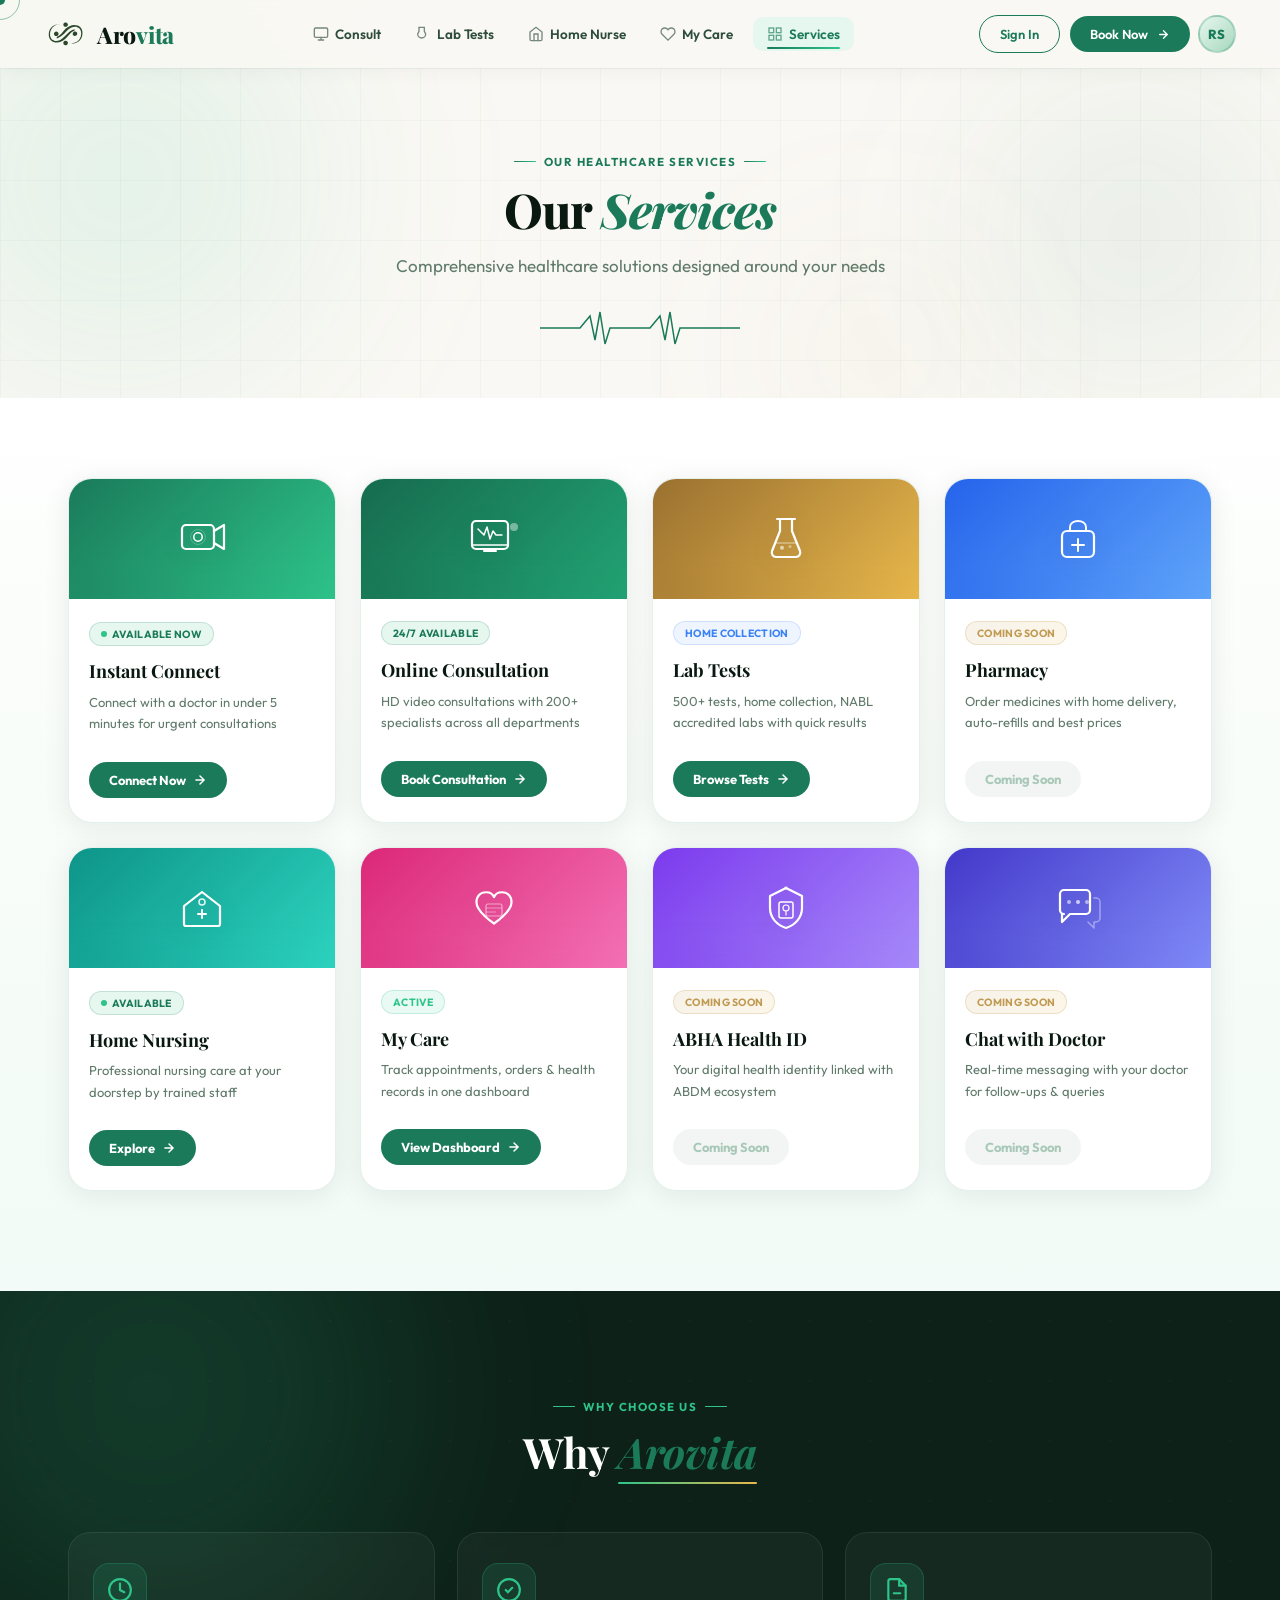
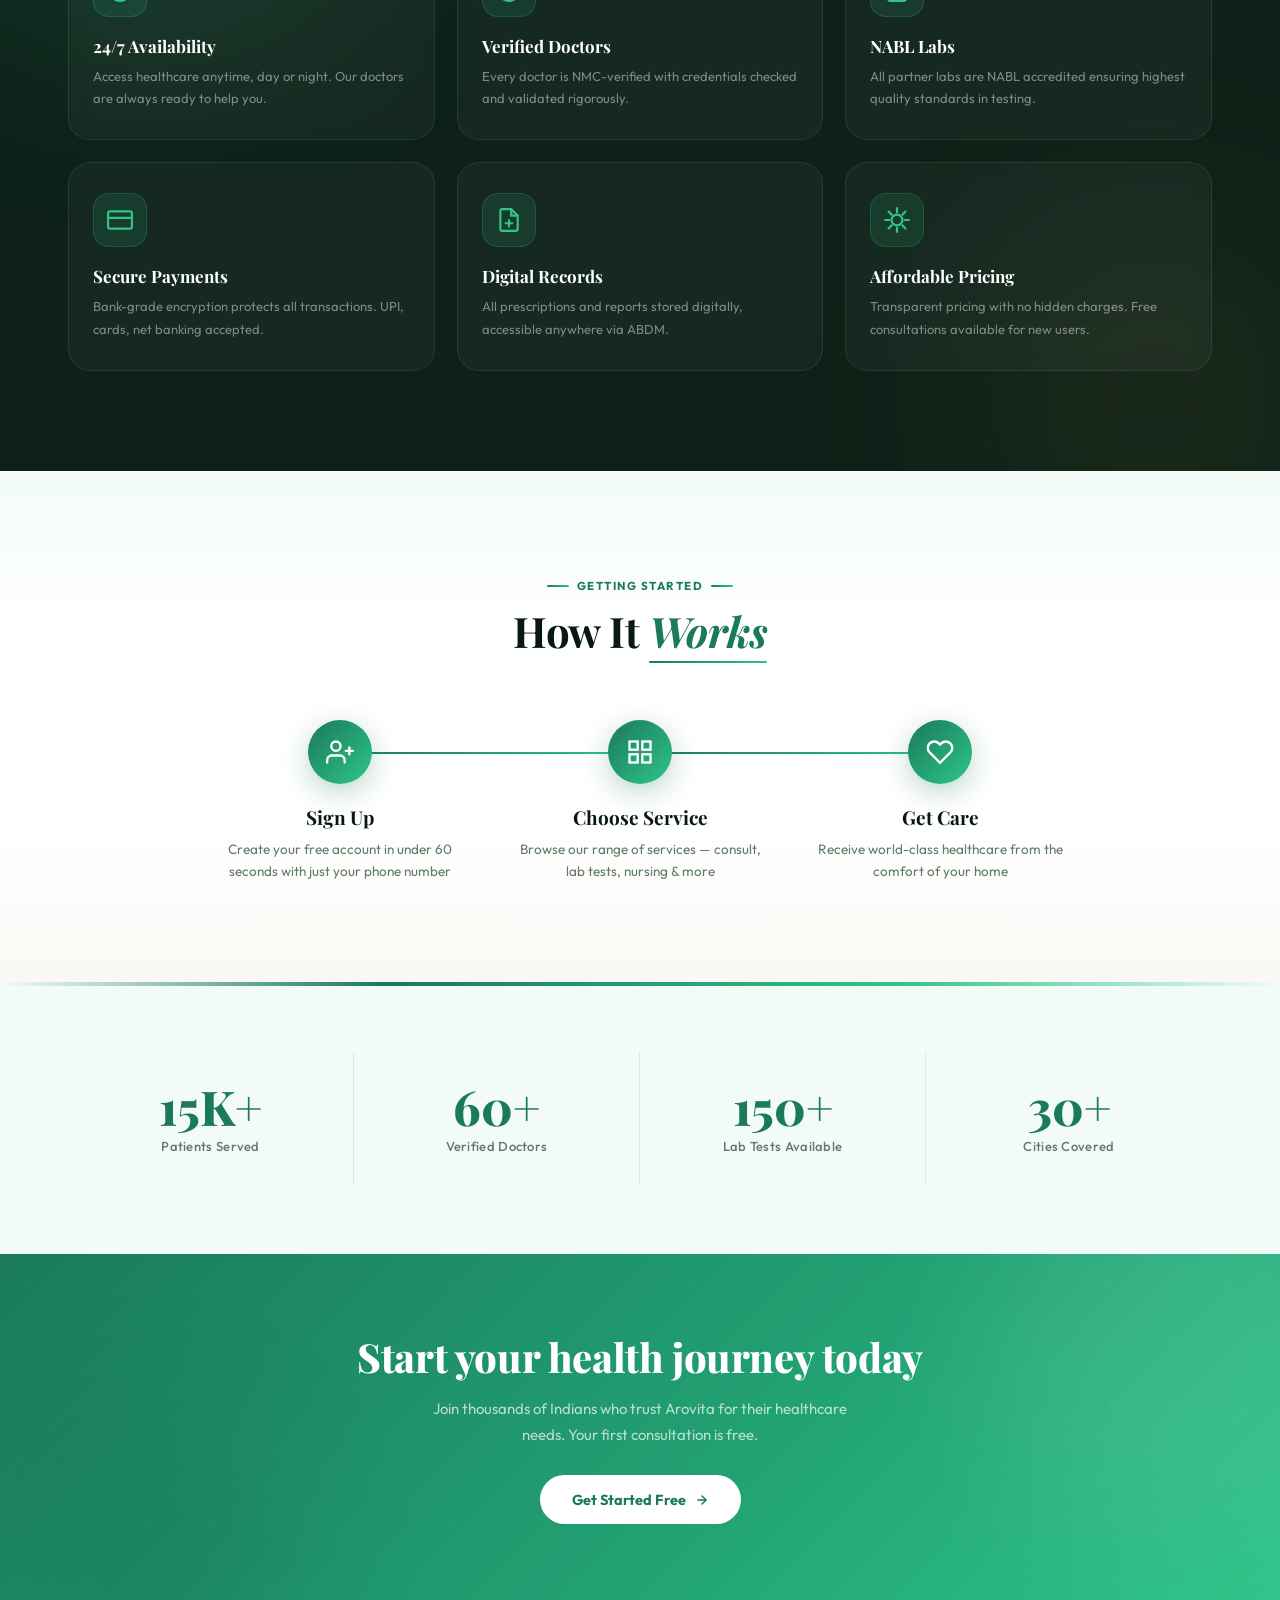
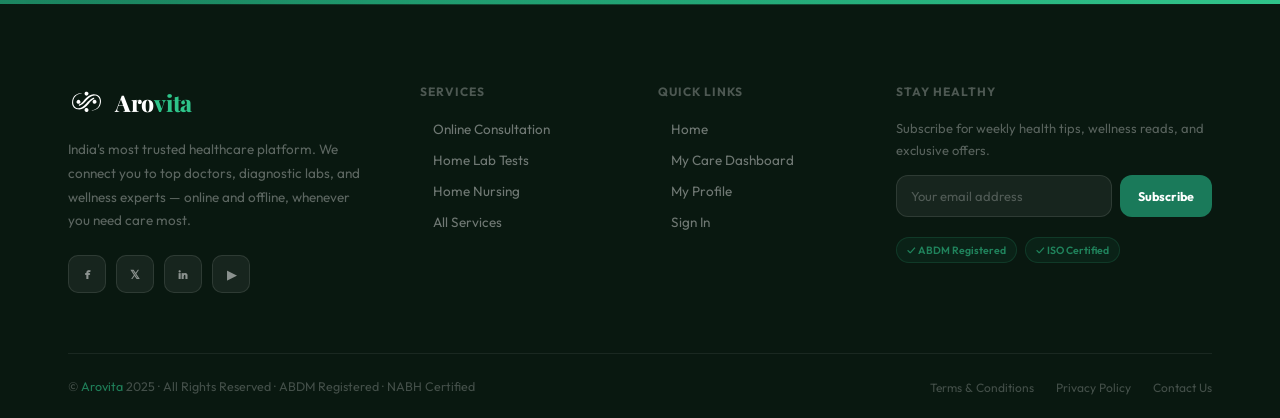
<file: services.html>
<!DOCTYPE html>
<html lang="en">
<head>
<meta charset="UTF-8">
<meta name="viewport" content="width=device-width, initial-scale=1.0">
<title>Services — Arovita Healthcare Platform</title>
<link href="https://fonts.googleapis.com/css2?family=Playfair+Display:ital,wght@0,400;0,700;0,800;1,400;1,700&family=Outfit:wght@300;400;500;600;700;800&display=swap" rel="stylesheet">
<style>
*,*::before,*::after{box-sizing:border-box;margin:0;padding:0}
:root{
  --g:#1A7A5A;--gm:#22A374;--gl:#2EC48A;--gp:#E6F7F0;--gxp:#F2FBF7;
  --dark:#091810;--dark2:#0D2118;--ink:#162820;--ink2:#2E4D3A;--muted:#607A6A;--hint:#A8C8B8;
  --cream:#FAF8F4;--white:#fff;--gold:#C09A52;--gold2:#E8B84B;
  --border:rgba(26,122,90,0.11);--border2:rgba(26,122,90,0.22);
  --sh:0 4px 28px rgba(9,24,16,0.08);--sh-lg:0 18px 56px rgba(9,24,16,0.13);
  --r:12px;--rl:20px;--rx:26px;
}
html{scroll-behavior:smooth}
body{font-family:'Outfit',sans-serif;background:var(--cream);color:var(--ink);overflow-x:hidden;cursor:none}

.cursor{position:fixed;width:10px;height:10px;background:var(--g);border-radius:50%;pointer-events:none;z-index:9999;transform:translate(-50%,-50%);transition:transform .08s ease,width .25s,height .25s,background .25s}
.cursor-ring{position:fixed;width:40px;height:40px;border:1.5px solid rgba(26,122,90,.45);border-radius:50%;pointer-events:none;z-index:9998;transform:translate(-50%,-50%);transition:transform .18s ease,opacity .2s}
body:has(a:hover) .cursor,.cursor.hovered{width:18px;height:18px;background:var(--gl)}
body:has(a:hover) .cursor-ring,.cursor-ring.hovered{width:60px;height:60px;border-color:var(--gl);opacity:.5}
a,button{cursor:none}

a{text-decoration:none;color:inherit}
::-webkit-scrollbar{width:4px}::-webkit-scrollbar-thumb{background:linear-gradient(var(--gm),var(--gl));border-radius:4px}
.container{max-width:1200px;margin:0 auto;padding:0 28px}

.sec-label{display:inline-flex;align-items:center;gap:8px;font-size:11.5px;font-weight:700;color:var(--g);text-transform:uppercase;letter-spacing:1.5px;margin-bottom:14px}
.sec-label::before,.sec-label::after{content:'';width:22px;height:1.5px;background:linear-gradient(90deg,var(--g),var(--gl));border-radius:2px}

.sec-title{font-family:'Playfair Display',serif;font-size:42px;font-weight:700;line-height:1.15;color:var(--dark);letter-spacing:-0.5px}
.sec-title em{font-style:italic;color:var(--g);position:relative}
.sec-title em::after{content:'';position:absolute;bottom:-4px;left:0;right:0;height:2px;background:linear-gradient(90deg,var(--g),var(--gl));border-radius:2px;animation:shimmer-line 3s ease-in-out infinite}
@keyframes shimmer-line{0%,100%{opacity:.4;transform:scaleX(.7)}50%{opacity:1;transform:scaleX(1)}}

.btn-green{display:inline-flex;align-items:center;gap:9px;background:var(--g);color:#fff;padding:15px 32px;border-radius:50px;font-size:14.5px;font-weight:600;border:none;cursor:none;transition:all .25s;position:relative;overflow:hidden}
.btn-green::before{content:'';position:absolute;inset:0;background:linear-gradient(135deg,transparent 30%,rgba(255,255,255,.12) 50%,transparent 70%);transform:translateX(-100%);transition:transform .5s}
.btn-green:hover::before{transform:translateX(100%)}
.btn-green:hover{background:var(--gm);transform:translateY(-2px);box-shadow:0 12px 32px rgba(26,122,90,.42)}
.btn-outline{display:inline-flex;align-items:center;gap:8px;background:transparent;color:var(--g);border:1.5px solid var(--g);padding:14px 30px;border-radius:50px;font-size:14.5px;font-weight:600;cursor:none;transition:all .25s}
.btn-outline:hover{background:var(--gp);transform:translateY(-2px)}

.fu{opacity:0;transform:translateY(32px);transition:opacity .7s cubic-bezier(.16,1,.3,1),transform .7s cubic-bezier(.16,1,.3,1)}
.fu.vis{opacity:1;transform:none}
.fu.d1{transition-delay:.08s}.fu.d2{transition-delay:.17s}.fu.d3{transition-delay:.26s}.fu.d4{transition-delay:.35s}.fu.d5{transition-delay:.44s}.fu.d6{transition-delay:.53s}.fu.d7{transition-delay:.62s}

/* NAVBAR */
.navbar{position:fixed;top:0;left:0;right:0;z-index:1000;transition:all .35s;background:rgba(250,248,244,.85);backdrop-filter:blur(16px);-webkit-backdrop-filter:blur(16px);box-shadow:0 1px 20px rgba(9,24,16,.05),0 1px 0 rgba(26,122,90,.06)}
.navbar.sc{background:rgba(250,248,244,.97);backdrop-filter:blur(24px);-webkit-backdrop-filter:blur(24px);box-shadow:0 4px 32px rgba(9,24,16,.09),0 1px 0 rgba(26,122,90,.1)}
.nav-in{display:flex;align-items:center;justify-content:space-between;height:68px;padding:0 44px;max-width:1400px;margin:0 auto}
.nav-logo{display:flex;align-items:center;gap:11px;text-decoration:none}
.logo-svg-wrap{width:42px;height:42px;display:flex;align-items:center;justify-content:center}
.logo-svg-wrap img{width:100%;height:100%;object-fit:contain}
.nav-brand{font-family:'Playfair Display',serif;font-size:23px;font-weight:800;color:var(--dark);letter-spacing:-.3px}
.nav-brand span{color:var(--g)}
.nav-links{display:flex;align-items:center;gap:6px}
.nav-a{font-size:13.5px;font-weight:600;color:var(--ink2);transition:all .22s;position:relative;padding:8px 14px;border-radius:10px;display:inline-flex;align-items:center;gap:6px;text-decoration:none}
.nav-a svg{width:16px;height:16px;stroke:currentColor;fill:none;stroke-width:2;stroke-linecap:round;flex-shrink:0;opacity:.65;transition:opacity .22s}
.nav-a:hover svg{opacity:1}
.nav-a::after{content:'';position:absolute;bottom:2px;left:14px;right:14px;height:2px;background:linear-gradient(90deg,var(--g),var(--gl));transform:scaleX(0);transform-origin:left;transition:transform .25s cubic-bezier(.16,1,.3,1);border-radius:2px}
.nav-a:hover{color:var(--g);background:rgba(26,122,90,.04)}.nav-a:hover::after{transform:scaleX(1)}
.nav-a.active{color:var(--g);background:var(--gp)}.nav-a.active::after{transform:scaleX(1)}
.nav-right{display:flex;align-items:center;gap:8px}
.nav-profile{width:38px;height:38px;border-radius:50%;background:linear-gradient(135deg,var(--gp),#A8D8BC);display:flex;align-items:center;justify-content:center;font-size:13px;font-weight:800;color:var(--g);border:2px solid var(--border2);cursor:none;transition:all .22s;flex-shrink:0;text-decoration:none}
.nav-profile:hover{border-color:var(--g);transform:scale(1.08);box-shadow:0 4px 16px rgba(26,122,90,.2)}
.nav-cta{display:flex;align-items:center;gap:10px}

/* HAMBURGER */
.hamburger{display:none;flex-direction:column;justify-content:center;align-items:center;width:44px;height:44px;background:none;border:none;padding:0;cursor:none;z-index:1002;position:relative}
.hamburger span{display:block;width:24px;height:2px;background:var(--dark);border-radius:2px;transition:all .3s cubic-bezier(.16,1,.3,1)}
.hamburger span:nth-child(1){margin-bottom:6px}
.hamburger span:nth-child(3){margin-top:6px}
.hamburger.active span:nth-child(1){transform:rotate(45deg) translate(5.5px,5.5px)}
.hamburger.active span:nth-child(2){opacity:0;transform:scaleX(0)}
.hamburger.active span:nth-child(3){transform:rotate(-45deg) translate(5.5px,-5.5px)}

/* MOBILE MENU OVERLAY */
.mobile-menu{position:fixed;inset:0;z-index:1001;visibility:hidden;opacity:0;transition:visibility .4s,opacity .4s}
.mobile-menu.open{visibility:visible;opacity:1}
.mobile-menu-backdrop{position:absolute;inset:0;background:rgba(9,24,16,.6);backdrop-filter:blur(8px);-webkit-backdrop-filter:blur(8px)}
.mobile-menu-panel{position:absolute;top:0;right:0;width:min(340px,85vw);height:100%;background:var(--cream);transform:translateX(100%);transition:transform .4s cubic-bezier(.16,1,.3,1);overflow-y:auto;padding:88px 32px 40px;display:flex;flex-direction:column;gap:8px;box-shadow:-20px 0 60px rgba(9,24,16,.15)}
.mobile-menu.open .mobile-menu-panel{transform:translateX(0)}
.mm-label{font-size:10px;font-weight:700;text-transform:uppercase;letter-spacing:1.2px;color:var(--hint);padding:8px 16px 4px;margin-top:6px}
.mm-link{display:flex;align-items:center;gap:12px;padding:14px 16px;font-size:15px;font-weight:600;color:var(--ink2);border-radius:14px;transition:all .22s}
.mm-link:hover,.mm-link:active{background:var(--gp);color:var(--g)}
.mm-link svg{width:20px;height:20px;stroke:currentColor;fill:none;stroke-width:2;stroke-linecap:round;flex-shrink:0}
.mm-sep{height:1px;background:var(--border);margin:10px 0}
.mm-cta{display:flex;flex-direction:column;gap:12px;margin-top:auto;padding-top:20px}
.mm-cta .btn-green,.mm-cta .btn-outline{justify-content:center;width:100%}

/* HERO BANNER */
.svc-hero{min-height:350px;position:relative;overflow:hidden;display:flex;align-items:center;padding-top:76px;background:var(--cream)}
.svc-hero-mesh{position:absolute;inset:0;z-index:0}
.mesh-orb{position:absolute;border-radius:50%;filter:blur(80px);animation:morph-orb ease-in-out infinite}
.mo1{width:600px;height:600px;background:radial-gradient(circle,rgba(46,196,138,.14),transparent 70%);top:-120px;left:-180px;animation-duration:14s}
.mo2{width:450px;height:450px;background:radial-gradient(circle,rgba(26,122,90,.10),transparent 70%);bottom:-60px;right:-80px;animation-duration:18s;animation-delay:-7s}
.mo3{width:300px;height:300px;background:radial-gradient(circle,rgba(192,154,82,.07),transparent 70%);top:50%;right:20%;animation-duration:10s;animation-delay:-3s}
@keyframes morph-orb{0%,100%{transform:scale(1) translate(0,0)}33%{transform:scale(1.15) translate(30px,-30px)}66%{transform:scale(.9) translate(-20px,20px)}}

.svc-hero-grid{position:absolute;inset:0;z-index:0;background-image:linear-gradient(rgba(26,122,90,.04) 1px,transparent 1px),linear-gradient(90deg,rgba(26,122,90,.04) 1px,transparent 1px);background-size:60px 60px}

.svc-hero-inner{position:relative;z-index:2;text-align:center;padding:70px 0 50px}
.svc-hero-h{font-family:'Playfair Display',serif;font-size:48px;font-weight:800;color:var(--dark);line-height:1.1;margin-bottom:16px;letter-spacing:-1px}
.svc-hero-h em{font-style:italic;color:var(--g)}
.svc-hero-p{font-size:17px;color:var(--muted);max-width:560px;margin:0 auto 28px;line-height:1.7}

/* ECG Decoration */
.ecg-deco{width:200px;height:40px;margin:0 auto;opacity:.4}
.ecg-deco-line{stroke-dasharray:600;stroke-dashoffset:0;animation:ecg-flow 3s linear infinite}
@keyframes ecg-flow{0%{stroke-dashoffset:600}100%{stroke-dashoffset:-600}}

/* SERVICES GRID */
.services-sec{padding:80px 0 100px;background:linear-gradient(180deg,#fff 0%,#FAFDF9 40%,var(--gxp) 100%);position:relative}
.services-sec::before{content:'';position:absolute;inset:0;background:linear-gradient(180deg,transparent 0%,rgba(242,251,247,.4) 100%)}
.svc-grid{display:grid;grid-template-columns:repeat(4,1fr);gap:24px;position:relative;z-index:1}
.svc-card{background:white;border-radius:24px;overflow:hidden;border:1px solid var(--border);transition:all .35s;cursor:none;position:relative;box-shadow:var(--sh)}
.svc-card:hover{transform:translateY(-10px);box-shadow:0 24px 60px rgba(9,24,16,.14);border-color:var(--border2)}
.svc-card-top{height:120px;display:flex;align-items:center;justify-content:center;position:relative;overflow:hidden}
.svc-card-top svg{width:52px;height:52px;position:relative;z-index:1;filter:drop-shadow(0 4px 12px rgba(0,0,0,.1))}
.svc-card-top::after{content:'';position:absolute;bottom:0;left:0;right:0;height:40px;background:inherit;filter:blur(12px);transform:translateY(50%);opacity:.4}
.svc-card-body{padding:22px 20px 24px}
.svc-card-title{font-family:'Playfair Display',serif;font-size:18px;font-weight:700;color:var(--dark);margin-bottom:8px;line-height:1.3}
.svc-card-desc{font-size:13px;color:var(--muted);line-height:1.65;margin-bottom:14px;min-height:56px}
.svc-badge{display:inline-flex;align-items:center;gap:5px;padding:4px 11px;border-radius:20px;font-size:10.5px;font-weight:700;text-transform:uppercase;letter-spacing:.3px;margin-bottom:14px}
.badge-green{background:var(--gp);color:var(--g);border:1px solid rgba(26,122,90,.18)}
.badge-gold{background:linear-gradient(135deg,rgba(192,154,82,.12),rgba(232,184,75,.12));color:var(--gold);border:1px solid rgba(192,154,82,.25)}
.badge-blue{background:rgba(59,130,246,.08);color:#3B82F6;border:1px solid rgba(59,130,246,.18)}
.badge-active{background:rgba(46,196,138,.1);color:var(--gl);border:1px solid rgba(46,196,138,.22)}
.svc-card-btn{display:inline-flex;align-items:center;gap:7px;font-size:13px;font-weight:700;padding:10px 20px;border-radius:50px;transition:all .25s;border:none;cursor:none;font-family:'Outfit',sans-serif}
.svc-card-btn.green{background:var(--g);color:white}
.svc-card-btn.green:hover{background:var(--gm);transform:translateY(-2px);box-shadow:0 8px 24px rgba(26,122,90,.35)}
.svc-card-btn.disabled{background:rgba(96,122,106,.08);color:var(--hint);pointer-events:none}
.svc-card-btn .arr{transition:transform .22s}
.svc-card:hover .svc-card-btn .arr{transform:translateX(4px)}

/* WHY AROVITA */
.why-sec{padding:100px 0;background:var(--dark2);position:relative;overflow:hidden}
.why-sec::before{content:'';position:absolute;inset:0;background:url("data:image/svg+xml,%3Csvg width='60' height='60' xmlns='http://www.w3.org/2000/svg'%3E%3Ccircle cx='30' cy='30' r='1' fill='rgba(255,255,255,0.03)'/%3E%3C/svg%3E");background-size:60px 60px}
.why-orb{position:absolute;border-radius:50%;filter:blur(100px);pointer-events:none}
.wo1{width:500px;height:500px;background:rgba(46,196,138,.15);top:-150px;left:-100px;animation:morph-orb 16s ease-in-out infinite}
.wo2{width:350px;height:350px;background:rgba(192,154,82,.08);bottom:-100px;right:-50px;animation:morph-orb 12s ease-in-out 5s infinite}
.why-header{text-align:center;position:relative;z-index:1;margin-bottom:56px}
.why-header .sec-label{color:var(--gl)}.why-header .sec-label::before,.why-header .sec-label::after{background:var(--gl)}
.why-header .sec-title{color:white}
.why-header .sec-title em::after{background:linear-gradient(90deg,var(--gl),var(--gold2))}
.why-grid{display:grid;grid-template-columns:repeat(3,1fr);gap:22px;position:relative;z-index:1}
.why-card{padding:30px 24px;border-radius:22px;background:rgba(255,255,255,.04);border:1px solid rgba(255,255,255,.08);backdrop-filter:blur(8px);transition:all .3s;position:relative;overflow:hidden}
.why-card::after{content:'';position:absolute;bottom:0;left:0;right:0;height:3px;background:linear-gradient(90deg,var(--g),var(--gl));transform:scaleX(0);transform-origin:left;transition:transform .35s cubic-bezier(.16,1,.3,1)}
.why-card:hover{background:rgba(255,255,255,.07);border-color:rgba(255,255,255,.14);transform:translateY(-6px)}
.why-card:hover::after{transform:scaleX(1)}
.why-ic{width:54px;height:54px;border-radius:16px;background:rgba(46,196,138,.12);border:1px solid rgba(46,196,138,.22);display:flex;align-items:center;justify-content:center;margin-bottom:18px;transition:all .3s}
.why-card:hover .why-ic{background:rgba(46,196,138,.2);transform:scale(1.06) rotate(-3deg)}
.why-title{font-family:'Playfair Display',serif;font-size:17px;font-weight:700;color:white;margin-bottom:8px}
.why-desc{font-size:13px;color:rgba(255,255,255,.45);line-height:1.7}

/* HOW IT WORKS */
.how-sec{padding:100px 0;background:linear-gradient(180deg,var(--gxp) 0%,#fff 30%,#fff 70%,var(--cream) 100%)}
.how-header{text-align:center;margin-bottom:64px}
.how-steps{display:flex;align-items:flex-start;justify-content:center;gap:0;position:relative;max-width:900px;margin:0 auto}
.how-step{flex:1;text-align:center;position:relative;padding:0 20px}
.how-step-num{width:64px;height:64px;border-radius:50%;background:linear-gradient(135deg,var(--g),var(--gl));display:flex;align-items:center;justify-content:center;margin:0 auto 20px;font-family:'Playfair Display',serif;font-size:24px;font-weight:800;color:white;position:relative;z-index:2;box-shadow:0 8px 28px rgba(26,122,90,.3)}
.how-step-num svg{width:28px;height:28px}
.how-step-title{font-family:'Playfair Display',serif;font-size:19px;font-weight:700;color:var(--dark);margin-bottom:8px}
.how-step-desc{font-size:13.5px;color:var(--muted);line-height:1.65}
.how-line{position:absolute;top:32px;left:calc(50% + 42px);width:calc(100% - 84px);height:2px;z-index:1}
.how-line-inner{width:100%;height:100%;background:linear-gradient(90deg,var(--g),var(--gl));border-radius:2px;transform:scaleX(0);transform-origin:left;transition:transform 1s cubic-bezier(.16,1,.3,1)}
.how-line-inner.vis{transform:scaleX(1)}

/* Connecting line between steps */
.step-connector{position:absolute;top:32px;right:-50%;width:100%;height:2px;background:var(--border);z-index:1}
.step-connector::after{content:'';position:absolute;inset:0;background:linear-gradient(90deg,var(--g),var(--gl));transform:scaleX(0);transform-origin:left;animation:line-grow 1.5s ease-out forwards;animation-play-state:paused}
.step-connector.vis::after{animation-play-state:running}
@keyframes line-grow{to{transform:scaleX(1)}}

/* STATS */
.stats-strip{padding:70px 0;background:var(--gxp);position:relative;overflow:hidden}
.stats-strip::before{content:'';position:absolute;top:0;left:0;right:0;height:4px;background:linear-gradient(90deg,transparent,var(--g) 30%,var(--gl) 70%,transparent)}
.stats-grid{display:grid;grid-template-columns:repeat(4,1fr);gap:0}
.stat-item{text-align:center;padding:30px 20px;border-right:1px solid var(--border);position:relative;overflow:hidden}
.stat-item:last-child{border-right:none}
.stat-item::before{content:'';position:absolute;inset:0;background:radial-gradient(circle at 50% 0%,rgba(46,196,138,.06),transparent 60%);opacity:0;transition:opacity .3s}
.stat-item:hover::before{opacity:1}
.stat-num{font-family:'Playfair Display',serif;font-size:48px;font-weight:800;color:var(--g);line-height:1;display:block}
.stat-num sup{font-size:22px;vertical-align:top;margin-top:8px;display:inline-block}
.stat-lbl{font-size:13px;color:var(--muted);margin-top:8px;font-weight:500;letter-spacing:.3px}

/* CTA BANNER */
.cta-banner{padding:80px 0;background:linear-gradient(135deg,var(--g) 0%,var(--gm) 60%,var(--gl) 100%);position:relative;overflow:hidden;text-align:center}
.cta-banner::before{content:'';position:absolute;inset:0;background:url("data:image/svg+xml,%3Csvg width='60' height='60' xmlns='http://www.w3.org/2000/svg'%3E%3Ccircle cx='30' cy='30' r='1' fill='rgba(255,255,255,0.08)'/%3E%3C/svg%3E");background-size:60px 60px}
.cta-orb{position:absolute;border-radius:50%;filter:blur(70px);pointer-events:none}
.co1{width:400px;height:400px;background:rgba(255,255,255,.08);top:-100px;right:-100px;animation:morph-orb 12s ease-in-out infinite}
.co2{width:300px;height:300px;background:rgba(0,0,0,.06);bottom:-100px;left:0;animation:morph-orb 15s ease-in-out 4s infinite}
.cta-inner{position:relative;z-index:1}
.cta-h{font-family:'Playfair Display',serif;font-size:40px;font-weight:800;color:white;line-height:1.15;margin-bottom:16px;letter-spacing:-.4px}
.cta-p{font-size:15px;color:rgba(255,255,255,.68);margin-bottom:28px;max-width:440px;margin-left:auto;margin-right:auto;line-height:1.7}
.btn-white{display:inline-flex;align-items:center;gap:9px;background:white;color:var(--g);padding:15px 32px;border-radius:50px;font-size:14.5px;font-weight:700;transition:all .25s;cursor:none;border:none}
.btn-white:hover{transform:translateY(-2px);box-shadow:0 12px 30px rgba(0,0,0,.18)}

/* FOOTER */
.footer{padding:80px 0 0;background:var(--dark);position:relative;overflow:hidden}
.footer::before{content:'';position:absolute;top:0;left:0;right:0;height:1px;background:linear-gradient(90deg,transparent,rgba(46,196,138,.3) 40%,rgba(46,196,138,.3) 60%,transparent)}
.footer-grid{display:grid;grid-template-columns:1.6fr 1fr 1fr 1.4fr;gap:48px;margin-bottom:60px}
.footer-logo{display:flex;align-items:center;gap:11px;margin-bottom:18px}
.footer-brand{font-family:'Playfair Display',serif;font-size:23px;font-weight:800;color:white;letter-spacing:-.3px}
.footer-brand span{color:var(--gl)}
.footer-desc{font-size:13.5px;color:rgba(255,255,255,.34);line-height:1.76;margin-bottom:22px}
.footer-social{display:flex;gap:10px}
.fsb{width:38px;height:38px;border-radius:10px;background:rgba(255,255,255,.06);border:1px solid rgba(255,255,255,.1);display:flex;align-items:center;justify-content:center;font-size:12px;font-weight:800;color:rgba(255,255,255,.5);cursor:none;transition:all .22s}
.fsb:hover{background:var(--g);color:white;border-color:var(--g);transform:translateY(-3px)}
.footer-h{font-size:12px;font-weight:700;text-transform:uppercase;letter-spacing:1px;color:rgba(255,255,255,.28);margin-bottom:18px}
.footer-links{list-style:none;display:flex;flex-direction:column;gap:10px}
.footer-links a{font-size:13.5px;color:rgba(255,255,255,.42);transition:color .18s;display:inline-flex;align-items:center;gap:6px}
.footer-links a::before{content:'→';font-size:11px;opacity:0;transform:translateX(-8px);transition:all .2s}
.footer-links a:hover{color:rgba(255,255,255,.8)}.footer-links a:hover::before{opacity:1;transform:none}
.nl-form{display:flex;gap:8px}
.nl-input{flex:1;background:rgba(255,255,255,.06);border:1px solid rgba(255,255,255,.1);border-radius:12px;padding:12px 14px;color:white;font-size:13px;font-family:'Outfit',sans-serif;outline:none;transition:border .2s}
.nl-input::placeholder{color:rgba(255,255,255,.25)}
.nl-input:focus{border-color:var(--g)}
.nl-btn{background:var(--g);color:white;border:none;border-radius:12px;padding:12px 18px;font-size:12.5px;font-weight:700;cursor:none;transition:all .22s;font-family:'Outfit',sans-serif;white-space:nowrap}
.nl-btn:hover{background:var(--gm)}
.footer-bottom{border-top:1px solid rgba(255,255,255,.07);padding:22px 0;display:flex;align-items:center;justify-content:space-between;flex-wrap:wrap;gap:12px}
.footer-copy{font-size:12.5px;color:rgba(255,255,255,.24)}
.footer-copy a{color:rgba(46,196,138,.6);transition:color .18s}.footer-copy a:hover{color:var(--gl)}
.footer-links2{list-style:none;display:flex;gap:22px}
.footer-links2 a{font-size:12px;color:rgba(255,255,255,.24);transition:color .18s}.footer-links2 a:hover{color:rgba(255,255,255,.6)}

/* SCROLL TOP */
.stb{position:fixed;bottom:28px;right:28px;width:48px;height:48px;border-radius:50%;background:linear-gradient(135deg,var(--g),var(--gl));display:flex;align-items:center;justify-content:center;cursor:none;opacity:0;transform:translateY(20px) scale(.8);transition:all .3s;z-index:999;box-shadow:0 6px 20px rgba(26,122,90,.4)}
.stb.show{opacity:1;transform:none}
.stb:hover{transform:translateY(-3px) scale(1.08);box-shadow:0 10px 28px rgba(26,122,90,.5)}
.stb svg{width:20px;height:20px}

/* ===================== RESPONSIVE ===================== */
@media(hover:none){body{cursor:auto}.cursor,.cursor-ring{display:none}a,button{cursor:pointer}}

@media(max-width:900px){
  .nav-links,.nav-cta,.nav-profile{display:none}
  .hamburger{display:flex}
  .nav-in{padding:0 20px;height:62px}
  .navbar{box-shadow:0 1px 16px rgba(9,24,16,.06),0 1px 0 rgba(26,122,90,.06)}
  .container{padding:0 22px}
  .sec-title{font-size:34px}
  .sec-label{font-size:10.5px;letter-spacing:1.2px;gap:6px}
  .sec-label::before,.sec-label::after{width:16px}
  .btn-green{padding:13px 26px;font-size:13.5px;gap:8px}
  .btn-outline{padding:12px 24px;font-size:13.5px}
  .svc-hero-h{font-size:38px}
  .svc-hero-p{font-size:15px}
  .svc-grid{grid-template-columns:repeat(2,1fr);gap:20px}
  .why-grid{grid-template-columns:repeat(2,1fr);gap:18px}
  .how-steps{flex-direction:column;gap:32px;align-items:center}
  .step-connector{display:none}
  .stats-grid{grid-template-columns:repeat(2,1fr)}
  .stat-item{padding:24px 16px}
  .stat-num{font-size:40px}
  .cta-banner{padding:64px 0}
  .cta-h{font-size:32px}
  .footer{padding:56px 0 0}
  .footer-grid{grid-template-columns:1fr 1fr;gap:32px;margin-bottom:40px}
  .footer-brand{font-size:20px}
  .footer-desc{font-size:12.5px}
  .footer-h{font-size:11px}
  .footer-links a{font-size:12.5px}
  .footer-bottom{padding:18px 0;gap:10px}
  .footer-copy{font-size:11.5px}
  .footer-links2{gap:16px}
  .footer-links2 a{font-size:11px}
}
@media(max-width:600px){
  .container{padding:0 18px}
  .nav-in{padding:0 16px;height:58px}
  .nav-brand{font-size:20px}
  .logo-svg-wrap{width:36px;height:36px}
  .sec-title{font-size:28px;letter-spacing:-.3px}
  .sec-label{font-size:10px;margin-bottom:10px}
  .btn-green{padding:12px 22px;font-size:13px}
  .btn-outline{padding:11px 20px;font-size:13px}
  .svc-hero-inner{padding:52px 0 40px}
  .svc-hero-h{font-size:30px;letter-spacing:-.5px}
  .svc-hero-p{font-size:14px;margin-bottom:22px}
  .ecg-deco{width:160px;height:32px}
  .services-sec{padding:52px 0 70px}
  .svc-grid{grid-template-columns:1fr;gap:16px}
  .svc-card{border-radius:20px}
  .svc-card-top{height:100px}
  .svc-card-top svg{width:44px;height:44px}
  .svc-card-body{padding:18px 16px 20px}
  .svc-card-title{font-size:16px;margin-bottom:6px}
  .svc-card-desc{font-size:12.5px;min-height:auto;margin-bottom:12px}
  .svc-badge{font-size:10px;padding:3px 9px;margin-bottom:10px}
  .svc-card-btn{padding:9px 16px;font-size:12px}
  .why-sec{padding:60px 0}
  .why-grid{grid-template-columns:1fr;gap:14px}
  .why-card{padding:24px 18px;border-radius:18px}
  .why-ic{width:46px;height:46px;border-radius:14px}
  .why-title{font-size:15px}
  .why-desc{font-size:12px}
  .how-sec{padding:60px 0}
  .how-steps{gap:24px}
  .how-step{padding:0 10px}
  .how-step-num{width:56px;height:56px;font-size:22px}
  .how-step-title{font-size:16px}
  .how-step-desc{font-size:12.5px}
  .stats-strip{padding:48px 0}
  .stats-grid{grid-template-columns:1fr 1fr;gap:0}
  .stat-item{padding:20px 12px}
  .stat-num{font-size:34px}
  .stat-num sup{font-size:18px}
  .stat-lbl{font-size:11.5px}
  .cta-banner{padding:52px 0}
  .cta-h{font-size:26px}
  .cta-p{font-size:13.5px}
  .btn-white{padding:13px 28px;font-size:14px}
  .footer{padding:44px 0 0}
  .footer-grid{grid-template-columns:1fr;gap:28px;margin-bottom:32px}
  .nl-form{flex-direction:column;gap:10px}
  .footer-bottom{flex-direction:column;align-items:center;text-align:center;padding:16px 0}
  .footer-links2{gap:14px;flex-wrap:wrap;justify-content:center}
  .stb{bottom:20px;right:20px;width:42px;height:42px}
}
@media(max-width:380px){
  .container{padding:0 14px}
  .sec-title{font-size:25px}
  .svc-hero-h{font-size:27px}
  .svc-card-body{padding:16px 14px 18px}
  .stat-num{font-size:30px}
  .cta-h{font-size:23px}
}
</style>
</head>
<body>

<div class="cursor" id="cur"></div>
<div class="cursor-ring" id="curRing"></div>

<!-- NAVBAR -->
<nav class="navbar" id="nav">
  <div class="nav-in">
    <a href="index.html" class="nav-logo">
      <div class="logo-svg-wrap">
        <img src="logoPoppins.svg" alt="Arovita" width="42" height="42">
      </div>
      <span class="nav-brand">Aro<span>vita</span></span>
    </a>
    <div class="nav-links">
      <a href="consult.html" class="nav-a">
        <svg viewBox="0 0 24 24"><rect x="2" y="3" width="20" height="14" rx="2"/><path d="M8 21h8M12 17v4"/></svg>
        Consult
      </a>
      <a href="lab-tests.html" class="nav-a">
        <svg viewBox="0 0 24 24"><path d="M6 2v6l-2 4a6 6 0 0012 0L14 8V2"/><path d="M6 2h8"/></svg>
        Lab Tests
      </a>
      <a href="home-nurse.html" class="nav-a">
        <svg viewBox="0 0 24 24"><path d="M3 9l9-7 9 7v11a2 2 0 01-2 2H5a2 2 0 01-2-2z"/><path d="M9 22V12h6v10"/></svg>
        Home Nurse
      </a>
      <a href="my-care.html" class="nav-a">
        <svg viewBox="0 0 24 24"><path d="M20.84 4.61a5.5 5.5 0 00-7.78 0L12 5.67l-1.06-1.06a5.5 5.5 0 00-7.78 7.78L12 21.23l7.78-7.78 1.06-1.06a5.5 5.5 0 000-7.78z"/></svg>
        My Care
      </a>
      <a href="services.html" class="nav-a active">
        <svg viewBox="0 0 24 24"><rect x="3" y="3" width="7" height="7"/><rect x="14" y="3" width="7" height="7"/><rect x="14" y="14" width="7" height="7"/><rect x="3" y="14" width="7" height="7"/></svg>
        Services
      </a>
    </div>
    <div class="nav-right">
      <div class="nav-cta">
        <a href="login.html" class="btn-outline" style="padding:10px 20px;font-size:13px">Sign In</a>
        <a href="consult.html" class="btn-green" style="padding:10px 20px;font-size:13px">Book Now <svg viewBox="0 0 24 24" width="13" height="13" fill="none" stroke="currentColor" stroke-width="2.5" stroke-linecap="round"><path d="M5 12h14M12 5l7 7-7 7"/></svg></a>
      </div>
      <a href="profile.html" class="nav-profile" title="My Profile">RS</a>
    </div>
    <button class="hamburger" id="hamburger" aria-label="Open menu">
      <span></span><span></span><span></span>
    </button>
  </div>
</nav>

<!-- MOBILE MENU -->
<div class="mobile-menu" id="mobileMenu">
  <div class="mobile-menu-backdrop" id="mmBackdrop"></div>
  <div class="mobile-menu-panel">
    <div class="mm-label">Quick Access</div>
    <a href="consult.html" class="mm-link">
      <svg viewBox="0 0 24 24"><rect x="2" y="3" width="20" height="14" rx="2"/><path d="M8 21h8M12 17v4"/></svg>
      Book Consultation
    </a>
    <a href="lab-tests.html" class="mm-link">
      <svg viewBox="0 0 24 24"><path d="M6 2v6l-2 4a6 6 0 0012 0L14 8V2"/><path d="M6 2h8"/></svg>
      Lab Tests
    </a>
    <a href="home-nurse.html" class="mm-link">
      <svg viewBox="0 0 24 24"><path d="M3 9l9-7 9 7v11a2 2 0 01-2 2H5a2 2 0 01-2-2z"/><path d="M9 22V12h6v10"/></svg>
      Home Nurse
    </a>
    <a href="my-care.html" class="mm-link">
      <svg viewBox="0 0 24 24"><path d="M20.84 4.61a5.5 5.5 0 00-7.78 0L12 5.67l-1.06-1.06a5.5 5.5 0 00-7.78 7.78L12 21.23l7.78-7.78 1.06-1.06a5.5 5.5 0 000-7.78z"/></svg>
      My Care
    </a>
    <div class="mm-sep"></div>
    <div class="mm-label">Explore</div>
    <a href="services.html" class="mm-link">
      <svg viewBox="0 0 24 24"><rect x="3" y="3" width="7" height="7"/><rect x="14" y="3" width="7" height="7"/><rect x="14" y="14" width="7" height="7"/><rect x="3" y="14" width="7" height="7"/></svg>
      All Services
    </a>
    <a href="index.html" class="mm-link">
      <svg viewBox="0 0 24 24"><circle cx="12" cy="12" r="10"/><path d="M12 16v-4M12 8h.01"/></svg>
      About Us
    </a>
    <div class="mm-sep"></div>
    <div class="mm-label">Account</div>
    <a href="profile.html" class="mm-link">
      <svg viewBox="0 0 24 24"><path d="M20 21v-2a4 4 0 00-4-4H8a4 4 0 00-4 4v2"/><circle cx="12" cy="7" r="4"/></svg>
      My Profile
    </a>
    <div class="mm-cta">
      <a href="login.html" class="btn-outline" style="justify-content:center">Sign In</a>
      <a href="consult.html" class="btn-green" style="justify-content:center">Book Now <svg viewBox="0 0 24 24" width="14" height="14" fill="none" stroke="currentColor" stroke-width="2.5" stroke-linecap="round"><path d="M5 12h14M12 5l7 7-7 7"/></svg></a>
    </div>
  </div>
</div>

<!-- HERO BANNER -->
<section class="svc-hero">
  <div class="svc-hero-mesh">
    <div class="mesh-orb mo1"></div>
    <div class="mesh-orb mo2"></div>
    <div class="mesh-orb mo3"></div>
  </div>
  <div class="svc-hero-grid"></div>
  <div class="container">
    <div class="svc-hero-inner">
      <div class="sec-label fu">Our Healthcare Services</div>
      <h1 class="svc-hero-h fu d1">Our <em>Services</em></h1>
      <p class="svc-hero-p fu d2">Comprehensive healthcare solutions designed around your needs</p>
      <div class="ecg-deco fu d3">
        <svg viewBox="0 0 200 40" fill="none" xmlns="http://www.w3.org/2000/svg" width="200" height="40">
          <path class="ecg-deco-line" d="M0 20 L30 20 L40 20 L50 8 L55 32 L60 4 L65 36 L70 20 L80 20 L100 20 L110 20 L120 8 L125 32 L130 4 L135 36 L140 20 L150 20 L200 20" stroke="var(--g)" stroke-width="1.5" stroke-linecap="round" fill="none"/>
        </svg>
      </div>
    </div>
  </div>
</section>

<!-- SERVICES GRID -->
<section class="services-sec">
  <div class="container">
    <div class="svc-grid">

      <!-- Instant Connect -->
      <div class="svc-card fu">
        <div class="svc-card-top" style="background:linear-gradient(135deg,#1A7A5A,#2EC48A)">
          <svg viewBox="0 0 52 52" fill="none" xmlns="http://www.w3.org/2000/svg">
            <rect x="6" y="12" width="32" height="24" rx="4" stroke="white" stroke-width="2.2" fill="none"/>
            <path d="M38 18L48 12V36L38 30" stroke="white" stroke-width="2.2" stroke-linecap="round" stroke-linejoin="round" fill="none"/>
            <circle cx="22" cy="24" r="4" stroke="white" stroke-width="1.5" fill="none">
              <animate attributeName="r" values="4;5;4" dur="2s" repeatCount="indefinite"/>
            </circle>
            <circle cx="22" cy="24" r="7" stroke="white" stroke-width="0.8" opacity="0.4" fill="none">
              <animate attributeName="r" values="7;9;7" dur="2s" repeatCount="indefinite"/>
              <animate attributeName="opacity" values="0.4;0;0.4" dur="2s" repeatCount="indefinite"/>
            </circle>
          </svg>
        </div>
        <div class="svc-card-body">
          <div class="svc-badge badge-green"><span style="width:6px;height:6px;background:var(--gl);border-radius:50%;display:inline-block"></span> Available Now</div>
          <div class="svc-card-title">Instant Connect</div>
          <div class="svc-card-desc">Connect with a doctor in under 5 minutes for urgent consultations</div>
          <a href="consult.html" class="svc-card-btn green">Connect Now <svg class="arr" viewBox="0 0 24 24" width="14" height="14" fill="none" stroke="currentColor" stroke-width="2.5" stroke-linecap="round"><path d="M5 12h14M12 5l7 7-7 7"/></svg></a>
        </div>
      </div>

      <!-- Online Consultation -->
      <div class="svc-card fu d1">
        <div class="svc-card-top" style="background:linear-gradient(135deg,#166B4E,#22A374)">
          <svg viewBox="0 0 52 52" fill="none" xmlns="http://www.w3.org/2000/svg">
            <rect x="4" y="8" width="36" height="28" rx="4" stroke="white" stroke-width="2.2" fill="none"/>
            <line x1="4" y1="32" x2="40" y2="32" stroke="white" stroke-width="1.5"/>
            <path d="M16 38h12" stroke="white" stroke-width="2" stroke-linecap="round"/>
            <path d="M10 16 L16 22 L19 14 L22 26 L25 18 L28 22 L34 22" stroke="white" stroke-width="1.5" stroke-linecap="round" stroke-linejoin="round" fill="none">
              <animate attributeName="stroke-dashoffset" from="60" to="0" dur="2s" repeatCount="indefinite"/>
            </path>
            <circle cx="46" cy="14" r="4" fill="white" opacity="0.3">
              <animate attributeName="opacity" values="0.3;0.6;0.3" dur="1.5s" repeatCount="indefinite"/>
            </circle>
          </svg>
        </div>
        <div class="svc-card-body">
          <div class="svc-badge badge-green">24/7 Available</div>
          <div class="svc-card-title">Online Consultation</div>
          <div class="svc-card-desc">HD video consultations with 200+ specialists across all departments</div>
          <a href="consult.html" class="svc-card-btn green">Book Consultation <svg class="arr" viewBox="0 0 24 24" width="14" height="14" fill="none" stroke="currentColor" stroke-width="2.5" stroke-linecap="round"><path d="M5 12h14M12 5l7 7-7 7"/></svg></a>
        </div>
      </div>

      <!-- Lab Tests -->
      <div class="svc-card fu d2">
        <div class="svc-card-top" style="background:linear-gradient(135deg,#9A7030,#E8B84B)">
          <svg viewBox="0 0 52 52" fill="none" xmlns="http://www.w3.org/2000/svg">
            <path d="M20 6V18L12 38C11 41 13 44 16 44H36C39 44 41 41 40 38L32 18V6" stroke="white" stroke-width="2.2" stroke-linecap="round" stroke-linejoin="round" fill="none"/>
            <line x1="17" y1="6" x2="35" y2="6" stroke="white" stroke-width="2" stroke-linecap="round"/>
            <line x1="15" y1="30" x2="37" y2="30" stroke="white" stroke-width="1.2" opacity="0.5"/>
            <circle cx="22" cy="36" r="2" fill="white" opacity="0.6">
              <animate attributeName="cy" values="36;34;36" dur="2.5s" repeatCount="indefinite"/>
            </circle>
            <circle cx="30" cy="34" r="1.5" fill="white" opacity="0.4">
              <animate attributeName="cy" values="34;32;34" dur="2s" repeatCount="indefinite"/>
            </circle>
          </svg>
        </div>
        <div class="svc-card-body">
          <div class="svc-badge badge-blue">Home Collection</div>
          <div class="svc-card-title">Lab Tests</div>
          <div class="svc-card-desc">500+ tests, home collection, NABL accredited labs with quick results</div>
          <a href="lab-tests.html" class="svc-card-btn green">Browse Tests <svg class="arr" viewBox="0 0 24 24" width="14" height="14" fill="none" stroke="currentColor" stroke-width="2.5" stroke-linecap="round"><path d="M5 12h14M12 5l7 7-7 7"/></svg></a>
        </div>
      </div>

      <!-- Pharmacy -->
      <div class="svc-card fu d3">
        <div class="svc-card-top" style="background:linear-gradient(135deg,#2563EB,#60A5FA)">
          <svg viewBox="0 0 52 52" fill="none" xmlns="http://www.w3.org/2000/svg">
            <rect x="10" y="18" width="32" height="26" rx="5" stroke="white" stroke-width="2.2" fill="none"/>
            <path d="M18 18V14C18 10 22 8 26 8C30 8 34 10 34 14V18" stroke="white" stroke-width="2" stroke-linecap="round" fill="none"/>
            <line x1="26" y1="26" x2="26" y2="38" stroke="white" stroke-width="2" stroke-linecap="round"/>
            <line x1="20" y1="32" x2="32" y2="32" stroke="white" stroke-width="2" stroke-linecap="round"/>
            <circle cx="26" cy="32" r="8" stroke="white" stroke-width="0.8" opacity="0.2" fill="none">
              <animate attributeName="r" values="8;10;8" dur="3s" repeatCount="indefinite"/>
              <animate attributeName="opacity" values="0.2;0;0.2" dur="3s" repeatCount="indefinite"/>
            </circle>
          </svg>
        </div>
        <div class="svc-card-body">
          <div class="svc-badge badge-gold">Coming Soon</div>
          <div class="svc-card-title">Pharmacy</div>
          <div class="svc-card-desc">Order medicines with home delivery, auto-refills and best prices</div>
          <button class="svc-card-btn disabled" disabled>Coming Soon</button>
        </div>
      </div>

      <!-- Home Nursing -->
      <div class="svc-card fu d4">
        <div class="svc-card-top" style="background:linear-gradient(135deg,#0D9488,#2DD4BF)">
          <svg viewBox="0 0 52 52" fill="none" xmlns="http://www.w3.org/2000/svg">
            <path d="M8 24L26 10L44 24V42C44 43.1 43.1 44 42 44H10C8.9 44 8 43.1 8 42V24Z" stroke="white" stroke-width="2.2" stroke-linecap="round" stroke-linejoin="round" fill="none"/>
            <line x1="26" y1="28" x2="26" y2="36" stroke="white" stroke-width="2" stroke-linecap="round"/>
            <line x1="22" y1="32" x2="30" y2="32" stroke="white" stroke-width="2" stroke-linecap="round"/>
            <circle cx="26" cy="20" r="3" stroke="white" stroke-width="1.5" fill="none">
              <animate attributeName="opacity" values="1;0.5;1" dur="2s" repeatCount="indefinite"/>
            </circle>
          </svg>
        </div>
        <div class="svc-card-body">
          <div class="svc-badge badge-green"><span style="width:6px;height:6px;background:var(--gl);border-radius:50%;display:inline-block"></span> Available</div>
          <div class="svc-card-title">Home Nursing</div>
          <div class="svc-card-desc">Professional nursing care at your doorstep by trained staff</div>
          <a href="home-nurse.html" class="svc-card-btn green">Explore <svg class="arr" viewBox="0 0 24 24" width="14" height="14" fill="none" stroke="currentColor" stroke-width="2.5" stroke-linecap="round"><path d="M5 12h14M12 5l7 7-7 7"/></svg></a>
        </div>
      </div>

      <!-- My Care -->
      <div class="svc-card fu d5">
        <div class="svc-card-top" style="background:linear-gradient(135deg,#DB2777,#F472B6)">
          <svg viewBox="0 0 52 52" fill="none" xmlns="http://www.w3.org/2000/svg">
            <path d="M26 42S8 30 8 20C8 14 12 10 18 10C22 10 25 12 26 15C27 12 30 10 34 10C40 10 44 14 44 20C44 30 26 42 26 42Z" stroke="white" stroke-width="2.2" stroke-linecap="round" stroke-linejoin="round" fill="none">
              <animate attributeName="d" values="M26 42S8 30 8 20C8 14 12 10 18 10C22 10 25 12 26 15C27 12 30 10 34 10C40 10 44 14 44 20C44 30 26 42 26 42Z;M26 40S10 30 10 21C10 15 13 11 18 11C22 11 25 13 26 16C27 13 30 11 34 11C39 11 42 15 42 21C42 30 26 40 26 40Z;M26 42S8 30 8 20C8 14 12 10 18 10C22 10 25 12 26 15C27 12 30 10 34 10C40 10 44 14 44 20C44 30 26 42 26 42Z" dur="2s" repeatCount="indefinite"/>
            </path>
            <rect x="18" y="22" width="16" height="12" rx="2" stroke="white" stroke-width="1.2" fill="none" opacity="0.5"/>
            <line x1="18" y1="26" x2="34" y2="26" stroke="white" stroke-width="1" opacity="0.4"/>
            <line x1="18" y1="30" x2="28" y2="30" stroke="white" stroke-width="1" opacity="0.4"/>
          </svg>
        </div>
        <div class="svc-card-body">
          <div class="svc-badge badge-active">Active</div>
          <div class="svc-card-title">My Care</div>
          <div class="svc-card-desc">Track appointments, orders & health records in one dashboard</div>
          <a href="my-care.html" class="svc-card-btn green">View Dashboard <svg class="arr" viewBox="0 0 24 24" width="14" height="14" fill="none" stroke="currentColor" stroke-width="2.5" stroke-linecap="round"><path d="M5 12h14M12 5l7 7-7 7"/></svg></a>
        </div>
      </div>

      <!-- ABHA Health ID -->
      <div class="svc-card fu d6">
        <div class="svc-card-top" style="background:linear-gradient(135deg,#7C3AED,#A78BFA)">
          <svg viewBox="0 0 52 52" fill="none" xmlns="http://www.w3.org/2000/svg">
            <path d="M26 6L42 14V26C42 36 35 43 26 46C17 43 10 36 10 26V14L26 6Z" stroke="white" stroke-width="2.2" stroke-linecap="round" stroke-linejoin="round" fill="none"/>
            <rect x="19" y="20" width="14" height="16" rx="2" stroke="white" stroke-width="1.5" fill="none"/>
            <circle cx="26" cy="26" r="3" stroke="white" stroke-width="1.2" fill="none"/>
            <line x1="26" y1="29" x2="26" y2="33" stroke="white" stroke-width="1.2" stroke-linecap="round"/>
            <circle cx="26" cy="6" r="2" fill="white" opacity="0.3">
              <animate attributeName="opacity" values="0.3;0.7;0.3" dur="2s" repeatCount="indefinite"/>
            </circle>
          </svg>
        </div>
        <div class="svc-card-body">
          <div class="svc-badge badge-gold">Coming Soon</div>
          <div class="svc-card-title">ABHA Health ID</div>
          <div class="svc-card-desc">Your digital health identity linked with ABDM ecosystem</div>
          <button class="svc-card-btn disabled" disabled>Coming Soon</button>
        </div>
      </div>

      <!-- Chat with Doctor -->
      <div class="svc-card fu d7">
        <div class="svc-card-top" style="background:linear-gradient(135deg,#4338CA,#818CF8)">
          <svg viewBox="0 0 52 52" fill="none" xmlns="http://www.w3.org/2000/svg">
            <path d="M8 12C8 9.8 9.8 8 12 8H34C36.2 8 38 9.8 38 12V28C38 30.2 36.2 32 34 32H18L10 40V32H12C9.8 32 8 30.2 8 28V12Z" stroke="white" stroke-width="2.2" stroke-linecap="round" stroke-linejoin="round" fill="none"/>
            <circle cx="17" cy="20" r="2" fill="white" opacity="0.7">
              <animate attributeName="opacity" values="0.7;0.3;0.7" dur="1.5s" repeatCount="indefinite"/>
            </circle>
            <circle cx="26" cy="20" r="2" fill="white" opacity="0.7">
              <animate attributeName="opacity" values="0.7;0.3;0.7" dur="1.5s" begin="0.3s" repeatCount="indefinite"/>
            </circle>
            <circle cx="35" cy="20" r="2" fill="white" opacity="0.7">
              <animate attributeName="opacity" values="0.7;0.3;0.7" dur="1.5s" begin="0.6s" repeatCount="indefinite"/>
            </circle>
            <path d="M42 16H44C46.2 16 48 17.8 48 20V36C48 38.2 46.2 40 44 40H42V46L36 40" stroke="white" stroke-width="1.5" stroke-linecap="round" stroke-linejoin="round" fill="none" opacity="0.4"/>
          </svg>
        </div>
        <div class="svc-card-body">
          <div class="svc-badge badge-gold">Coming Soon</div>
          <div class="svc-card-title">Chat with Doctor</div>
          <div class="svc-card-desc">Real-time messaging with your doctor for follow-ups & queries</div>
          <button class="svc-card-btn disabled" disabled>Coming Soon</button>
        </div>
      </div>

    </div>
  </div>
</section>

<!-- WHY AROVITA -->
<section class="why-sec">
  <div class="why-orb wo1"></div>
  <div class="why-orb wo2"></div>
  <div class="container">
    <div class="why-header">
      <div class="sec-label fu">Why Choose Us</div>
      <h2 class="sec-title fu d1">Why <em>Arovita</em></h2>
    </div>
    <div class="why-grid">

      <div class="why-card fu">
        <div class="why-ic">
          <svg viewBox="0 0 24 24" width="26" height="26" fill="none" stroke="#2EC48A" stroke-width="2" stroke-linecap="round">
            <circle cx="12" cy="12" r="10"/><path d="M12 6v6l4 2"/>
          </svg>
        </div>
        <div class="why-title">24/7 Availability</div>
        <div class="why-desc">Access healthcare anytime, day or night. Our doctors are always ready to help you.</div>
      </div>

      <div class="why-card fu d1">
        <div class="why-ic">
          <svg viewBox="0 0 24 24" width="26" height="26" fill="none" stroke="#2EC48A" stroke-width="2" stroke-linecap="round">
            <path d="M9 12l2 2 4-4"/><path d="M12 2C6.48 2 2 6.48 2 12s4.48 10 10 10 10-4.48 10-10S17.52 2 12 2z"/>
          </svg>
        </div>
        <div class="why-title">Verified Doctors</div>
        <div class="why-desc">Every doctor is NMC-verified with credentials checked and validated rigorously.</div>
      </div>

      <div class="why-card fu d2">
        <div class="why-ic">
          <svg viewBox="0 0 24 24" width="26" height="26" fill="none" stroke="#2EC48A" stroke-width="2" stroke-linecap="round">
            <path d="M14 2H6a2 2 0 0 0-2 2v16a2 2 0 0 0 2 2h12a2 2 0 0 0 2-2V8z"/><path d="M14 2v6h6"/><path d="M9 15h6"/>
          </svg>
        </div>
        <div class="why-title">NABL Labs</div>
        <div class="why-desc">All partner labs are NABL accredited ensuring highest quality standards in testing.</div>
      </div>

      <div class="why-card fu d3">
        <div class="why-ic">
          <svg viewBox="0 0 24 24" width="26" height="26" fill="none" stroke="#2EC48A" stroke-width="2" stroke-linecap="round">
            <rect x="1" y="4" width="22" height="16" rx="2"/><line x1="1" y1="10" x2="23" y2="10"/>
          </svg>
        </div>
        <div class="why-title">Secure Payments</div>
        <div class="why-desc">Bank-grade encryption protects all transactions. UPI, cards, net banking accepted.</div>
      </div>

      <div class="why-card fu d4">
        <div class="why-ic">
          <svg viewBox="0 0 24 24" width="26" height="26" fill="none" stroke="#2EC48A" stroke-width="2" stroke-linecap="round">
            <path d="M14 2H6a2 2 0 0 0-2 2v16a2 2 0 0 0 2 2h12a2 2 0 0 0 2-2V8z"/><path d="M14 2v6h6"/><path d="M12 18v-6"/><path d="M9 15h6"/>
          </svg>
        </div>
        <div class="why-title">Digital Records</div>
        <div class="why-desc">All prescriptions and reports stored digitally, accessible anywhere via ABDM.</div>
      </div>

      <div class="why-card fu d5">
        <div class="why-ic">
          <svg viewBox="0 0 24 24" width="26" height="26" fill="none" stroke="#2EC48A" stroke-width="2" stroke-linecap="round">
            <path d="M12 1v4M12 19v4M4.22 4.22l2.83 2.83M16.95 16.95l2.83 2.83M1 12h4M19 12h4M4.22 19.78l2.83-2.83M16.95 7.05l2.83-2.83"/>
            <circle cx="12" cy="12" r="5"/>
          </svg>
        </div>
        <div class="why-title">Affordable Pricing</div>
        <div class="why-desc">Transparent pricing with no hidden charges. Free consultations available for new users.</div>
      </div>

    </div>
  </div>
</section>

<!-- HOW IT WORKS -->
<section class="how-sec">
  <div class="container">
    <div class="how-header">
      <div class="sec-label fu">Getting Started</div>
      <h2 class="sec-title fu d1">How It <em>Works</em></h2>
    </div>
    <div class="how-steps">

      <div class="how-step fu">
        <div class="how-step-num">
          <svg viewBox="0 0 24 24" width="28" height="28" fill="none" stroke="white" stroke-width="2" stroke-linecap="round">
            <path d="M16 21v-2a4 4 0 0 0-4-4H5a4 4 0 0 0-4 4v2"/><circle cx="8.5" cy="7" r="4"/><line x1="20" y1="8" x2="20" y2="14"/><line x1="23" y1="11" x2="17" y2="11"/>
          </svg>
        </div>
        <div class="how-step-title">Sign Up</div>
        <div class="how-step-desc">Create your free account in under 60 seconds with just your phone number</div>
        <div class="step-connector" style="display:block"></div>
      </div>

      <div class="how-step fu d1">
        <div class="how-step-num">
          <svg viewBox="0 0 24 24" width="28" height="28" fill="none" stroke="white" stroke-width="2" stroke-linecap="round">
            <rect x="3" y="3" width="7" height="7"/><rect x="14" y="3" width="7" height="7"/><rect x="14" y="14" width="7" height="7"/><rect x="3" y="14" width="7" height="7"/>
          </svg>
        </div>
        <div class="how-step-title">Choose Service</div>
        <div class="how-step-desc">Browse our range of services — consult, lab tests, nursing & more</div>
        <div class="step-connector" style="display:block"></div>
      </div>

      <div class="how-step fu d2">
        <div class="how-step-num">
          <svg viewBox="0 0 24 24" width="28" height="28" fill="none" stroke="white" stroke-width="2" stroke-linecap="round">
            <path d="M20.84 4.61a5.5 5.5 0 0 0-7.78 0L12 5.67l-1.06-1.06a5.5 5.5 0 0 0-7.78 7.78l1.06 1.06L12 21.23l7.78-7.78 1.06-1.06a5.5 5.5 0 0 0 0-7.78z"/>
          </svg>
        </div>
        <div class="how-step-title">Get Care</div>
        <div class="how-step-desc">Receive world-class healthcare from the comfort of your home</div>
      </div>

    </div>
  </div>
</section>

<!-- STATS STRIP -->
<section class="stats-strip">
  <div class="container">
    <div class="stats-grid">
      <div class="stat-item fu">
        <span class="stat-num" id="c1">0</span>
        <div class="stat-lbl">Patients Served</div>
      </div>
      <div class="stat-item fu d1">
        <span class="stat-num" id="c2">0</span>
        <div class="stat-lbl">Verified Doctors</div>
      </div>
      <div class="stat-item fu d2">
        <span class="stat-num" id="c3">0</span>
        <div class="stat-lbl">Lab Tests Available</div>
      </div>
      <div class="stat-item fu d3">
        <span class="stat-num" id="c4">0</span>
        <div class="stat-lbl">Cities Covered</div>
      </div>
    </div>
  </div>
</section>

<!-- CTA BANNER -->
<section class="cta-banner">
  <div class="cta-orb co1"></div>
  <div class="cta-orb co2"></div>
  <div class="container">
    <div class="cta-inner fu">
      <h2 class="cta-h">Start your health journey today</h2>
      <p class="cta-p">Join thousands of Indians who trust Arovita for their healthcare needs. Your first consultation is free.</p>
      <a href="login.html" class="btn-white">Get Started Free <svg viewBox="0 0 24 24" width="14" height="14" fill="none" stroke="currentColor" stroke-width="2.5" stroke-linecap="round"><path d="M5 12h14M12 5l7 7-7 7"/></svg></a>
    </div>
  </div>
</section>

<!-- FOOTER -->
<footer class="footer">
  <div class="container">
    <div class="footer-grid">
      <div>
        <div class="footer-logo">
          <img src="logoPoppins-white.svg" alt="Arovita" width="36" height="36">
          <span class="footer-brand">Aro<span>vita</span></span>
        </div>
        <p class="footer-desc">India's most trusted healthcare platform. We connect you to top doctors, diagnostic labs, and wellness experts — online and offline, whenever you need care most.</p>
        <div class="footer-social">
          <div class="fsb">f</div><div class="fsb">𝕏</div><div class="fsb">in</div><div class="fsb">▶</div>
        </div>
      </div>
      <div>
        <div class="footer-h">Services</div>
        <ul class="footer-links">
          <li><a href="consult.html">Online Consultation</a></li>
          <li><a href="lab-tests.html">Home Lab Tests</a></li>
          <li><a href="home-nurse.html">Home Nursing</a></li>
          <li><a href="services.html">All Services</a></li>
        </ul>
      </div>
      <div>
        <div class="footer-h">Quick Links</div>
        <ul class="footer-links">
          <li><a href="index.html">Home</a></li>
          <li><a href="my-care.html">My Care Dashboard</a></li>
          <li><a href="profile.html">My Profile</a></li>
          <li><a href="login.html">Sign In</a></li>
        </ul>
      </div>
      <div>
        <div class="footer-h">Stay Healthy</div>
        <p style="font-size:13px;color:rgba(255,255,255,.32);margin-bottom:14px;line-height:1.7">Subscribe for weekly health tips, wellness reads, and exclusive offers.</p>
        <div class="nl-form">
          <input type="email" class="nl-input" placeholder="Your email address">
          <button class="nl-btn">Subscribe</button>
        </div>
        <div style="margin-top:20px;display:flex;gap:8px;flex-wrap:wrap">
          <div style="display:inline-flex;align-items:center;gap:4px;font-size:10.5px;font-weight:600;color:rgba(46,196,138,.6);background:rgba(46,196,138,.06);border:1px solid rgba(46,196,138,.15);padding:5px 10px;border-radius:20px">✓ ABDM Registered</div>
          <div style="display:inline-flex;align-items:center;gap:4px;font-size:10.5px;font-weight:600;color:rgba(46,196,138,.6);background:rgba(46,196,138,.06);border:1px solid rgba(46,196,138,.15);padding:5px 10px;border-radius:20px">✓ ISO Certified</div>
        </div>
      </div>
    </div>
    <div class="footer-bottom">
      <div class="footer-copy">© <a href="index.html">Arovita</a> 2025 · All Rights Reserved · ABDM Registered · NABH Certified</div>
      <ul class="footer-links2">
        <li><a href="#">Terms & Conditions</a></li>
        <li><a href="#">Privacy Policy</a></li>
        <li><a href="#">Contact Us</a></li>
      </ul>
    </div>
  </div>
</footer>

<!-- SCROLL TOP -->
<div class="stb" id="stb" onclick="scrollTo({top:0,behavior:'smooth'})">
  <svg viewBox="0 0 24 24" fill="none" stroke="white" stroke-width="2.5" stroke-linecap="round"><path d="M18 15l-6-6-6 6"/></svg>
</div>

<script>
const cur=document.getElementById('cur'),curRing=document.getElementById('curRing');
document.addEventListener('mousemove',e=>{cur.style.left=e.clientX+'px';cur.style.top=e.clientY+'px';setTimeout(()=>{curRing.style.left=e.clientX+'px';curRing.style.top=e.clientY+'px'},80)});
document.querySelectorAll('a,button,.svc-card').forEach(el=>{el.addEventListener('mouseenter',()=>{cur.classList.add('hovered');curRing.classList.add('hovered')});el.addEventListener('mouseleave',()=>{cur.classList.remove('hovered');curRing.classList.remove('hovered')})});

const nav=document.getElementById('nav');
window.addEventListener('scroll',()=>{nav.classList.toggle('sc',scrollY>60);document.getElementById('stb').classList.toggle('show',scrollY>400)});

const hamburger=document.getElementById('hamburger');
const mobileMenu=document.getElementById('mobileMenu');
const mmBackdrop=document.getElementById('mmBackdrop');
function openMenu(){hamburger.classList.add('active');mobileMenu.classList.add('open');document.body.style.overflow='hidden'}
function closeMenu(){hamburger.classList.remove('active');mobileMenu.classList.remove('open');document.body.style.overflow=''}
hamburger.addEventListener('click',()=>{mobileMenu.classList.contains('open')?closeMenu():openMenu()});
mmBackdrop.addEventListener('click',closeMenu);
document.querySelectorAll('.mm-link').forEach(link=>{link.addEventListener('click',closeMenu)});
document.addEventListener('keydown',e=>{if(e.key==='Escape')closeMenu()});

const obs=new IntersectionObserver(es=>es.forEach(e=>{if(e.isIntersecting)e.target.classList.add('vis')}),{threshold:0.12});
document.querySelectorAll('.fu,.step-connector').forEach(el=>obs.observe(el));

let counted=false;
const counterObs=new IntersectionObserver(es=>{if(es[0].isIntersecting&&!counted){counted=true;
const t=[['c1','50','K+'],['c2','200','+'],['c3','500','+'],['c4','100','+']];
t.forEach(([id,target,suf])=>{const el=document.getElementById(id);let n=0,tg=+target,step=Math.ceil(tg/50);
const iv=setInterval(()=>{n=Math.min(n+step,tg);el.textContent=n+suf;if(n>=tg)clearInterval(iv)},35)})}},{threshold:.3});
const statsEl=document.querySelector('.stats-strip');if(statsEl)counterObs.observe(statsEl);

window.addEventListener('scroll',()=>{const g=document.querySelector('.svc-hero-grid');if(g)g.style.transform='translateY('+scrollY*.3+'px)'});
</script>
</body>
</html>
</file>
<file: shared.css>
/* ============================================================
   Arovita — Shared Styles (navbar, footer, base, cursor)
   ============================================================ */

*,*::before,*::after{box-sizing:border-box;margin:0;padding:0}
:root{
  --g:#1A7A5A;--gm:#22A374;--gl:#2EC48A;--gp:#E6F7F0;--gxp:#F2FBF7;
  --dark:#091810;--dark2:#0D2118;--ink:#162820;--ink2:#2E4D3A;--muted:#607A6A;--hint:#A8C8B8;
  --cream:#FAF8F4;--white:#fff;--gold:#C09A52;--gold2:#E8B84B;
  --border:rgba(26,122,90,0.11);--border2:rgba(26,122,90,0.22);
  --sh:0 4px 28px rgba(9,24,16,0.08);--sh-lg:0 18px 56px rgba(9,24,16,0.13);
  --r:12px;--rl:20px;--rx:26px;
}
html{scroll-behavior:smooth}
body{font-family:'Outfit',sans-serif;background:var(--cream);color:var(--ink);overflow-x:hidden;cursor:none}
a{text-decoration:none;color:inherit}
a,button{cursor:none}
::-webkit-scrollbar{width:4px}
::-webkit-scrollbar-thumb{background:linear-gradient(var(--gm),var(--gl));border-radius:4px}
.container{max-width:1200px;margin:0 auto;padding:0 28px}

/* ── Cursor ── */
.cursor{position:fixed;width:10px;height:10px;background:var(--g);border-radius:50%;pointer-events:none;z-index:9999;transform:translate(-50%,-50%);transition:transform .08s ease,width .25s,height .25s,background .25s}
.cursor-ring{position:fixed;width:40px;height:40px;border:1.5px solid rgba(26,122,90,.45);border-radius:50%;pointer-events:none;z-index:9998;transform:translate(-50%,-50%);transition:transform .18s ease,opacity .2s}
body:has(a:hover) .cursor,.cursor.hovered{width:18px;height:18px;background:var(--gl)}
body:has(a:hover) .cursor-ring,.cursor-ring.hovered{width:60px;height:60px;border-color:var(--gl);opacity:.5}
@media(hover:none){body{cursor:auto}.cursor,.cursor-ring{display:none}a,button{cursor:pointer}}

/* ── Labels & Titles ── */
.sec-label{display:inline-flex;align-items:center;gap:8px;font-size:11.5px;font-weight:700;color:var(--g);text-transform:uppercase;letter-spacing:1.5px;margin-bottom:14px}
.sec-label::before,.sec-label::after{content:'';width:22px;height:1.5px;background:linear-gradient(90deg,var(--g),var(--gl));border-radius:2px}
.sec-title{font-family:'Playfair Display',serif;font-size:42px;font-weight:700;line-height:1.15;color:var(--dark);letter-spacing:-0.5px}
.sec-title em{font-style:italic;color:var(--g);position:relative}
.sec-title em::after{content:'';position:absolute;bottom:-4px;left:0;right:0;height:2px;background:linear-gradient(90deg,var(--g),var(--gl));border-radius:2px;animation:shimmer-line 3s ease-in-out infinite}
@keyframes shimmer-line{0%,100%{opacity:.4;transform:scaleX(.7)}50%{opacity:1;transform:scaleX(1)}}

/* ── Buttons ── */
.btn-green{display:inline-flex;align-items:center;gap:9px;background:var(--g);color:#fff;padding:15px 32px;border-radius:50px;font-size:14.5px;font-weight:600;border:none;cursor:none;transition:all .25s;position:relative;overflow:hidden}
.btn-green::before{content:'';position:absolute;inset:0;background:linear-gradient(135deg,transparent 30%,rgba(255,255,255,.12) 50%,transparent 70%);transform:translateX(-100%);transition:transform .5s}
.btn-green:hover::before{transform:translateX(100%)}
.btn-green:hover{background:var(--gm);transform:translateY(-2px);box-shadow:0 12px 32px rgba(26,122,90,.42)}
.btn-outline{display:inline-flex;align-items:center;gap:8px;background:transparent;color:var(--g);border:1.5px solid var(--g);padding:14px 30px;border-radius:50px;font-size:14.5px;font-weight:600;cursor:none;transition:all .25s}
.btn-outline:hover{background:var(--gp);transform:translateY(-2px)}
.btn-white{display:inline-flex;align-items:center;gap:9px;background:white;color:var(--g);padding:16px 36px;border-radius:50px;font-size:15px;font-weight:700;transition:all .25s;cursor:none;border:none}
.btn-white:hover{transform:translateY(-2px);box-shadow:0 12px 30px rgba(0,0,0,.18)}

/* ── Animations ── */
.fu{opacity:0;transform:translateY(32px);transition:opacity .7s cubic-bezier(.16,1,.3,1),transform .7s cubic-bezier(.16,1,.3,1)}
.fu.vis{opacity:1;transform:none}
.fu.d1{transition-delay:.08s}.fu.d2{transition-delay:.17s}.fu.d3{transition-delay:.26s}.fu.d4{transition-delay:.35s}.fu.d5{transition-delay:.44s}.fu.d6{transition-delay:.53s}
.sl-left{opacity:0;transform:translateX(-40px);transition:opacity .8s cubic-bezier(.16,1,.3,1),transform .8s cubic-bezier(.16,1,.3,1)}
.sl-left.vis{opacity:1;transform:none}
.sl-right{opacity:0;transform:translateX(40px);transition:opacity .8s cubic-bezier(.16,1,.3,1),transform .8s cubic-bezier(.16,1,.3,1)}
.sl-right.vis{opacity:1;transform:none}

/* ── Scroll top button ── */
.stb{position:fixed;bottom:28px;right:28px;width:48px;height:48px;border-radius:50%;background:linear-gradient(135deg,var(--g),var(--gl));display:flex;align-items:center;justify-content:center;cursor:none;opacity:0;transform:translateY(20px) scale(.8);transition:all .3s;z-index:999;box-shadow:0 6px 20px rgba(26,122,90,.4)}
.stb.show{opacity:1;transform:none}
.stb:hover{transform:translateY(-3px) scale(1.08);box-shadow:0 10px 28px rgba(26,122,90,.5)}

/* ============================================================
   NAVBAR
   ============================================================ */
.navbar{position:fixed;top:0;left:0;right:0;z-index:1000;padding:14px 24px;transition:all .35s;overflow:visible}
.nav-pill{display:flex;align-items:center;justify-content:space-between;height:60px;padding:0 10px 0 16px;max-width:1160px;margin:0 auto;background:rgba(255,255,255,.96);backdrop-filter:blur(20px);-webkit-backdrop-filter:blur(20px);border-radius:100px;box-shadow:0 2px 24px rgba(9,24,16,.08),0 0 0 1px rgba(26,122,90,.08);transition:all .35s;overflow:visible}
.navbar.sc .nav-pill{box-shadow:0 4px 32px rgba(9,24,16,.12),0 0 0 1.5px rgba(26,122,90,.14)}
.nav-logo{display:flex;align-items:center;gap:10px;padding:0 8px}
.logo-svg-wrap{width:38px;height:38px;display:flex;align-items:center;justify-content:center;flex-shrink:0}
.logo-svg-wrap img{width:100%;height:100%;object-fit:contain}
.nav-brand{font-family:'Playfair Display',serif;font-size:21px;font-weight:800;color:var(--dark);letter-spacing:-.3px}
.nav-brand span{color:var(--g)}
.nav-links{display:flex;align-items:center;gap:2px;overflow:visible}
.nav-a{font-size:13.5px;font-weight:600;color:var(--ink2);transition:all .22s;padding:8px 16px;border-radius:50px;display:inline-flex;align-items:center;gap:5px;white-space:nowrap}
.nav-a:hover{color:var(--g);background:var(--gxp)}
.nav-a.active{color:var(--g);font-weight:700}
.nav-right{display:flex;align-items:center;gap:8px;padding-right:4px}
.nav-cta-btn{display:inline-flex;align-items:center;background:var(--g);color:#fff;padding:11px 22px;border-radius:50px;font-size:13.5px;font-weight:700;border:none;cursor:none;transition:all .25s;white-space:nowrap}
.nav-cta-btn:hover{background:var(--gm);box-shadow:0 8px 24px rgba(26,122,90,.35);transform:translateY(-1px)}

/* Services dropdown */
.nav-dropdown-wrap{position:relative;display:inline-flex}
.nav-services-btn{display:inline-flex;align-items:center;gap:4px}
.nav-services-btn svg{transition:transform .22s}
.nav-services-btn.dd-active svg{transform:rotate(180deg)}
/* padding-top creates a seamless hover bridge — no gap between button and panel */
.nav-dropdown{position:absolute;top:100%;left:50%;transform:translateX(-50%);padding-top:10px;min-width:210px;opacity:0;visibility:hidden;pointer-events:none;transition:opacity .22s,visibility .22s;z-index:2000}
.nav-dropdown.open{opacity:1;visibility:visible;pointer-events:auto}
.nav-dropdown-inner{background:#fff;border-radius:16px;box-shadow:0 12px 40px rgba(9,24,16,.13),0 0 0 1px rgba(26,122,90,.1);padding:8px;display:flex;flex-direction:column;gap:2px}
.nav-dd-item{display:flex;align-items:center;gap:10px;padding:10px 12px;border-radius:10px;font-size:13.5px;font-weight:600;color:var(--ink2);transition:all .18s;white-space:nowrap}
.nav-dd-item:hover{background:var(--gp);color:var(--g)}
.nav-dd-item svg{width:16px;height:16px;stroke:currentColor;fill:none;stroke-width:2;stroke-linecap:round;flex-shrink:0;opacity:.7}

/* Hamburger */
.hamburger{display:none;flex-direction:column;justify-content:center;align-items:center;width:40px;height:40px;background:var(--gxp);border:1px solid var(--border2);border-radius:50%;padding:0;cursor:none;z-index:1002;position:relative;flex-shrink:0}
.hamburger span{display:block;width:18px;height:2px;background:var(--g);border-radius:2px;transition:all .3s cubic-bezier(.16,1,.3,1)}
.hamburger span:nth-child(1){margin-bottom:5px}
.hamburger span:nth-child(3){margin-top:5px}
.hamburger.active span:nth-child(1){transform:rotate(45deg) translate(4.9px,4.9px)}
.hamburger.active span:nth-child(2){opacity:0;transform:scaleX(0)}
.hamburger.active span:nth-child(3){transform:rotate(-45deg) translate(4.9px,-4.9px)}

/* Mobile menu */
.mobile-menu{position:fixed;inset:0;z-index:1001;visibility:hidden;opacity:0;transition:visibility .4s,opacity .4s}
.mobile-menu.open{visibility:visible;opacity:1}
.mobile-menu-backdrop{position:absolute;inset:0;background:rgba(9,24,16,.5);backdrop-filter:blur(8px);-webkit-backdrop-filter:blur(8px)}
.mobile-menu-panel{position:absolute;top:0;right:0;width:min(320px,88vw);height:100%;background:var(--cream);transform:translateX(100%);transition:transform .4s cubic-bezier(.16,1,.3,1);overflow-y:auto;padding:88px 24px 40px;display:flex;flex-direction:column;gap:6px;box-shadow:-20px 0 60px rgba(9,24,16,.15)}
.mobile-menu.open .mobile-menu-panel{transform:translateX(0)}
.mm-label{font-size:10px;font-weight:700;text-transform:uppercase;letter-spacing:1.2px;color:var(--hint);padding:8px 12px 4px;margin-top:6px}
.mm-link{display:flex;align-items:center;gap:12px;padding:13px 14px;font-size:15px;font-weight:600;color:var(--ink2);border-radius:14px;transition:all .22s}
.mm-link:hover,.mm-link:active{background:var(--gp);color:var(--g)}
.mm-link svg{width:19px;height:19px;stroke:currentColor;fill:none;stroke-width:2;stroke-linecap:round;flex-shrink:0}
.mm-sep{height:1px;background:var(--border);margin:8px 0}
.mm-cta{display:flex;flex-direction:column;gap:10px;margin-top:auto;padding-top:20px}

/* ============================================================
   FOOTER
   ============================================================ */
.footer{padding:80px 0 0;background:var(--dark);position:relative;overflow:hidden}
.footer::before{content:'';position:absolute;top:0;left:0;right:0;height:1px;background:linear-gradient(90deg,transparent,rgba(46,196,138,.3) 40%,rgba(46,196,138,.3) 60%,transparent)}
.footer-grid{display:grid;grid-template-columns:1.6fr 1fr 1fr 1.4fr;gap:48px;margin-bottom:60px}
.footer-logo{display:flex;align-items:center;gap:11px;margin-bottom:18px}
.footer-brand{font-family:'Playfair Display',serif;font-size:23px;font-weight:800;color:white;letter-spacing:-.3px}
.footer-brand span{color:var(--gl)}
.footer-desc{font-size:13.5px;color:rgba(255,255,255,.34);line-height:1.76;margin-bottom:22px}
.footer-social{display:flex;gap:10px}
.fsb{width:38px;height:38px;border-radius:10px;background:rgba(255,255,255,.06);border:1px solid rgba(255,255,255,.1);display:flex;align-items:center;justify-content:center;font-size:12px;font-weight:800;color:rgba(255,255,255,.5);cursor:none;transition:all .22s}
.fsb:hover{background:var(--g);color:white;border-color:var(--g);transform:translateY(-3px)}
.footer-h{font-size:12px;font-weight:700;text-transform:uppercase;letter-spacing:1px;color:rgba(255,255,255,.28);margin-bottom:18px}
.footer-links{list-style:none;display:flex;flex-direction:column;gap:10px}
.footer-links a{font-size:13.5px;color:rgba(255,255,255,.42);transition:color .18s;display:inline-flex;align-items:center;gap:6px}
.footer-links a::before{content:'→';font-size:11px;opacity:0;transform:translateX(-8px);transition:all .2s}
.footer-links a:hover{color:rgba(255,255,255,.8)}
.footer-links a:hover::before{opacity:1;transform:none}
.footer-bottom{border-top:1px solid rgba(255,255,255,.07);padding:22px 0;display:flex;align-items:center;justify-content:space-between;flex-wrap:wrap;gap:12px}
.footer-copy{font-size:12.5px;color:rgba(255,255,255,.24)}
.footer-copy a{color:rgba(46,196,138,.6);transition:color .18s}
.footer-copy a:hover{color:var(--gl)}
.footer-links2{list-style:none;display:flex;gap:22px}
.footer-links2 a{font-size:12px;color:rgba(255,255,255,.24);transition:color .18s}
.footer-links2 a:hover{color:rgba(255,255,255,.6)}

/* ============================================================
   RESPONSIVE — shared elements
   ============================================================ */
@media(max-width:900px){
  .nav-links,.nav-right{display:none}
  .hamburger{display:flex}
  .navbar{padding:10px 16px}
  .container{padding:0 22px}
  .sec-title{font-size:34px}
  .footer-grid{grid-template-columns:1fr 1fr;gap:32px;margin-bottom:40px}
  .footer{padding:56px 0 0}
  .stb{bottom:20px;right:20px}
}
@media(max-width:600px){
  .container{padding:0 18px}
  .navbar{padding:8px 12px}
  .sec-title{font-size:28px}
  .btn-green{padding:13px 24px;font-size:13.5px}
  .footer{padding:44px 0 0}
  .footer-grid{grid-template-columns:1fr;gap:28px;margin-bottom:32px}
  .footer-bottom{flex-direction:column;align-items:center;text-align:center;padding:16px 0}
  .footer-links2{gap:14px;flex-wrap:wrap;justify-content:center}
  .stb{width:42px;height:42px}
}
@media(max-width:380px){
  .container{padding:0 14px}
  .sec-title{font-size:25px}
}
</file>
